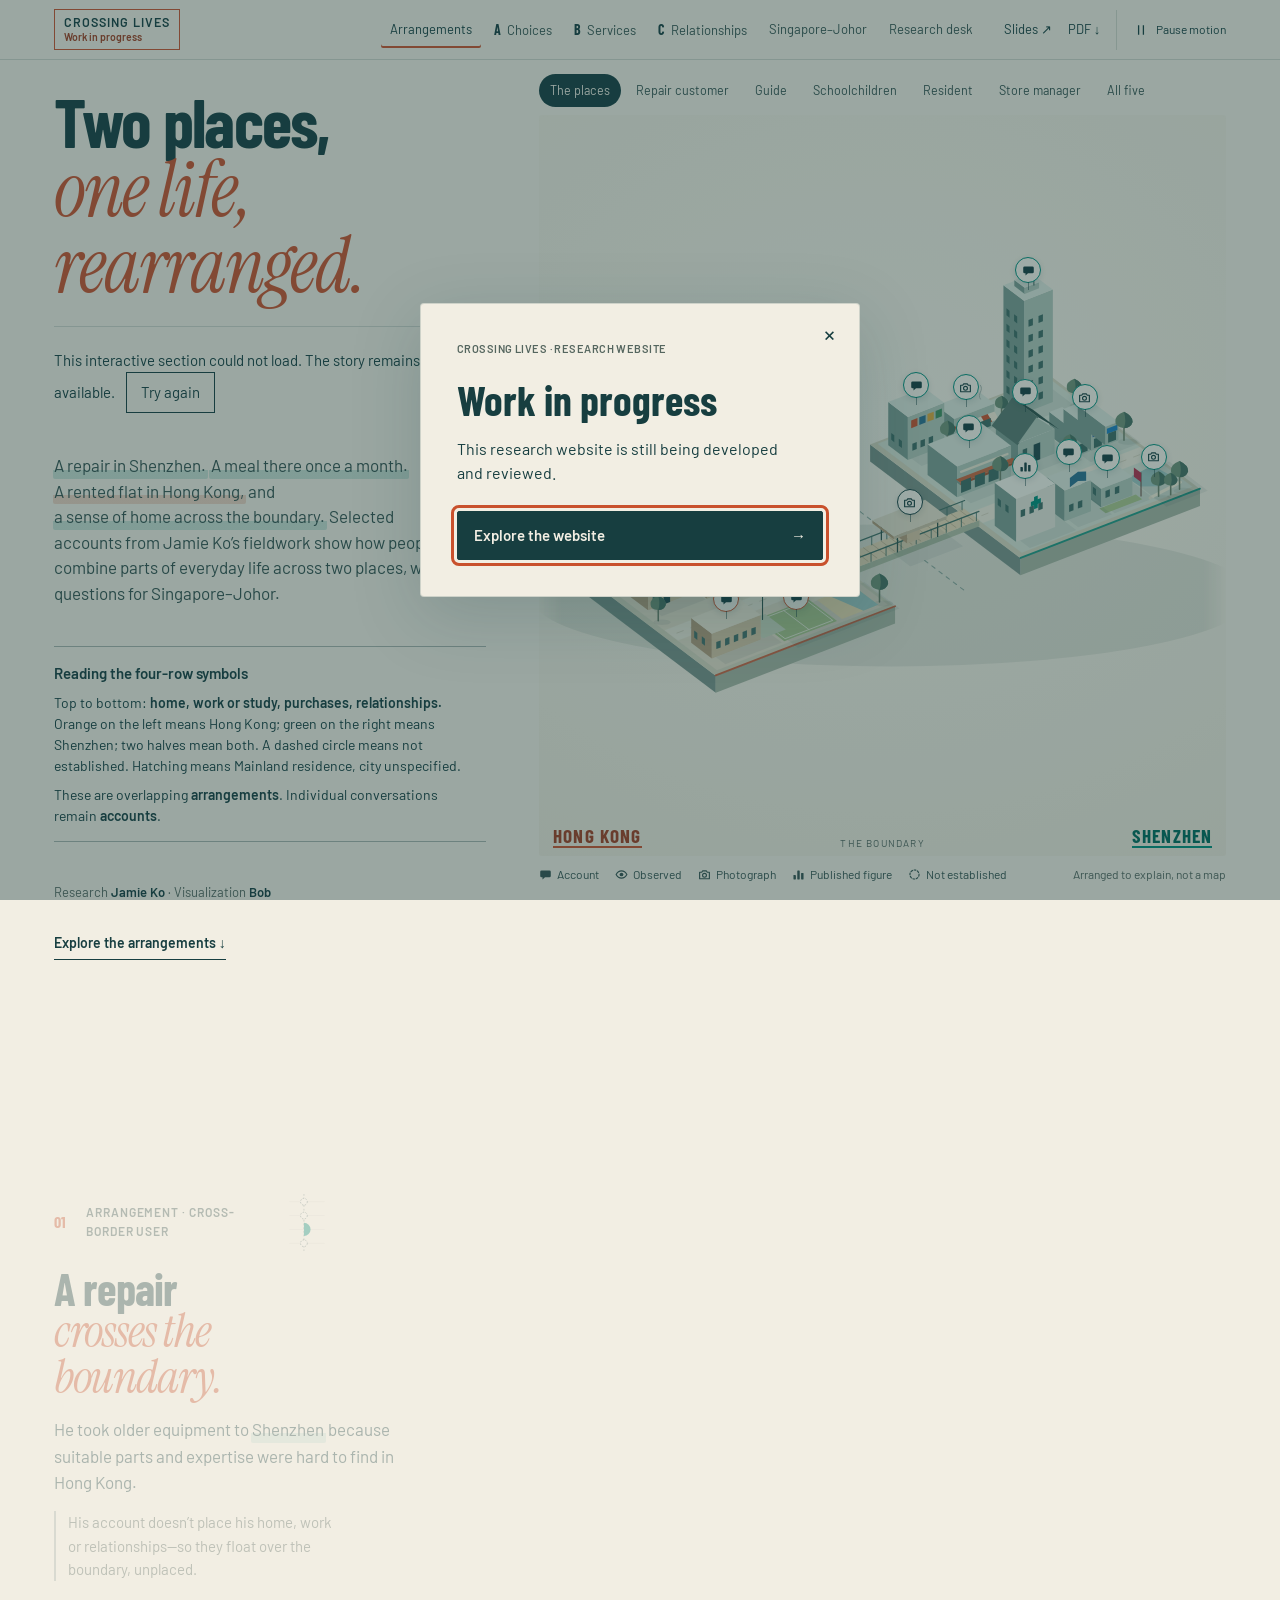
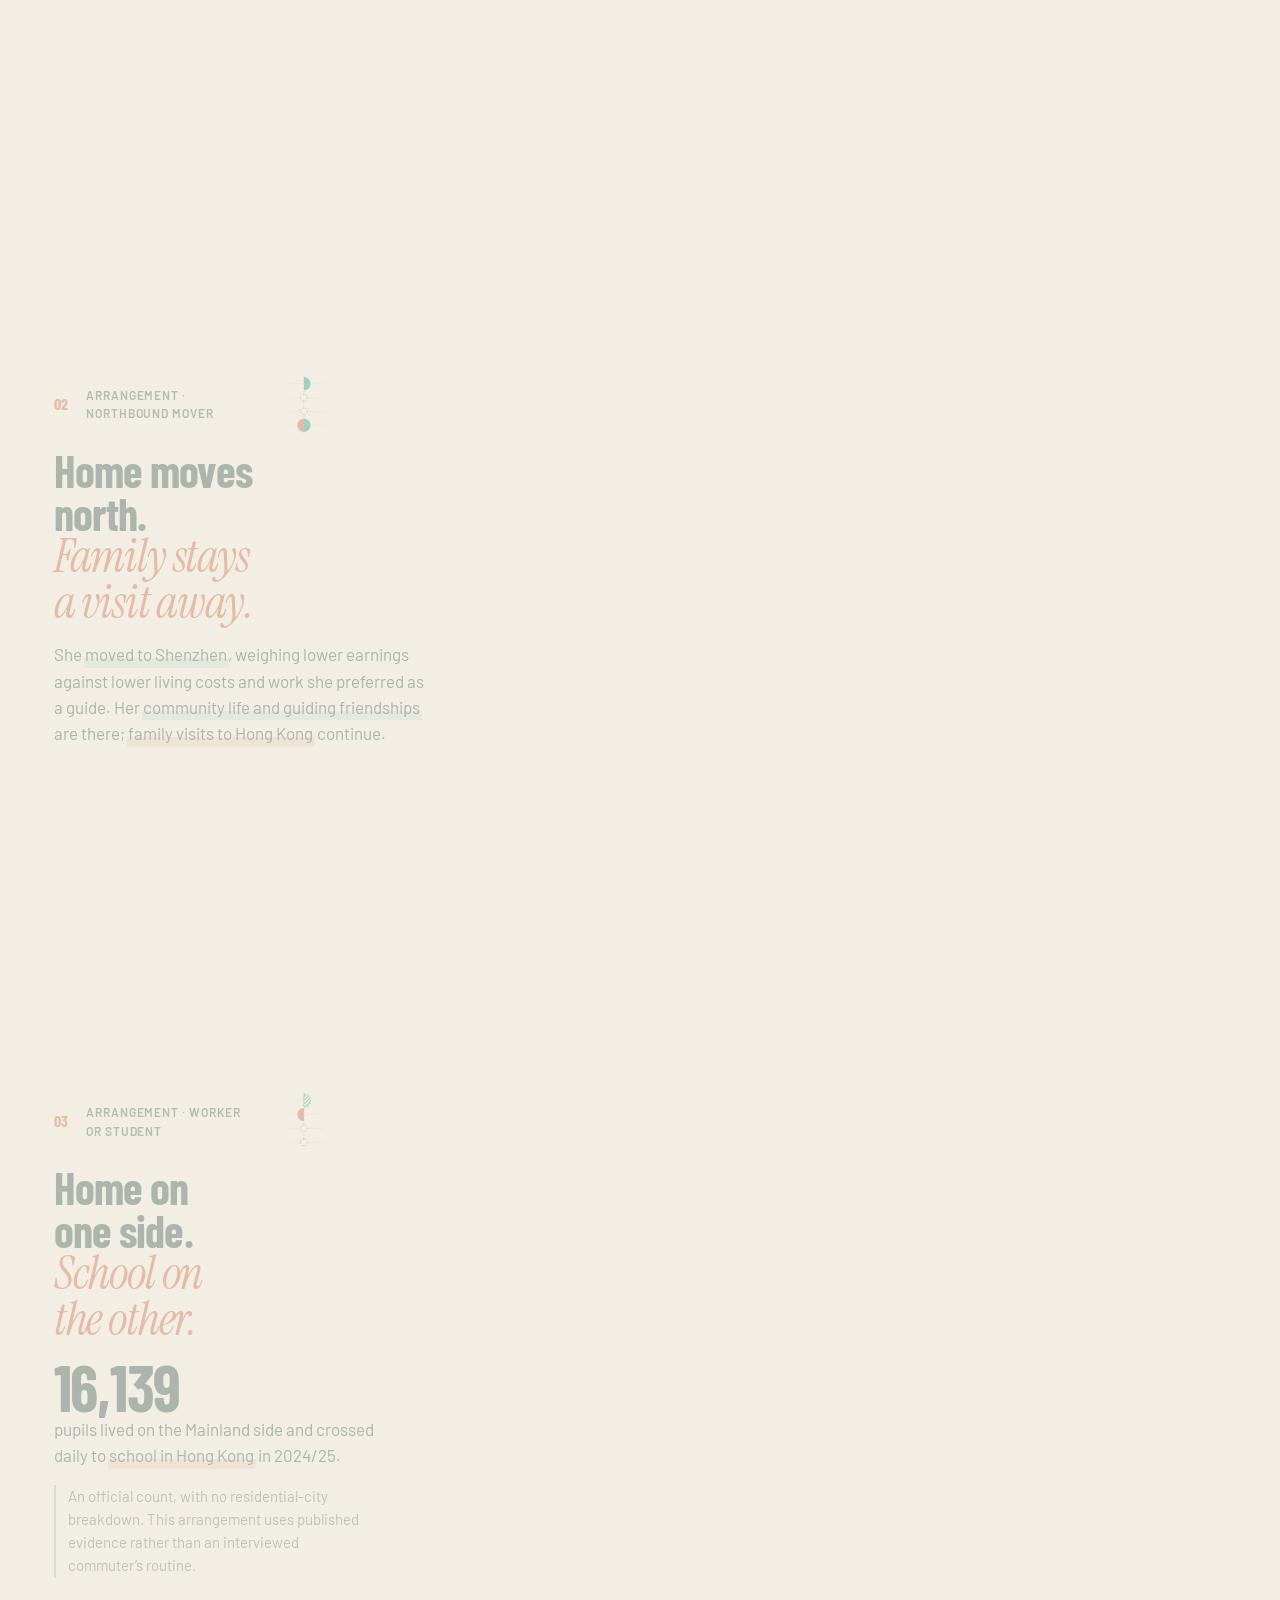
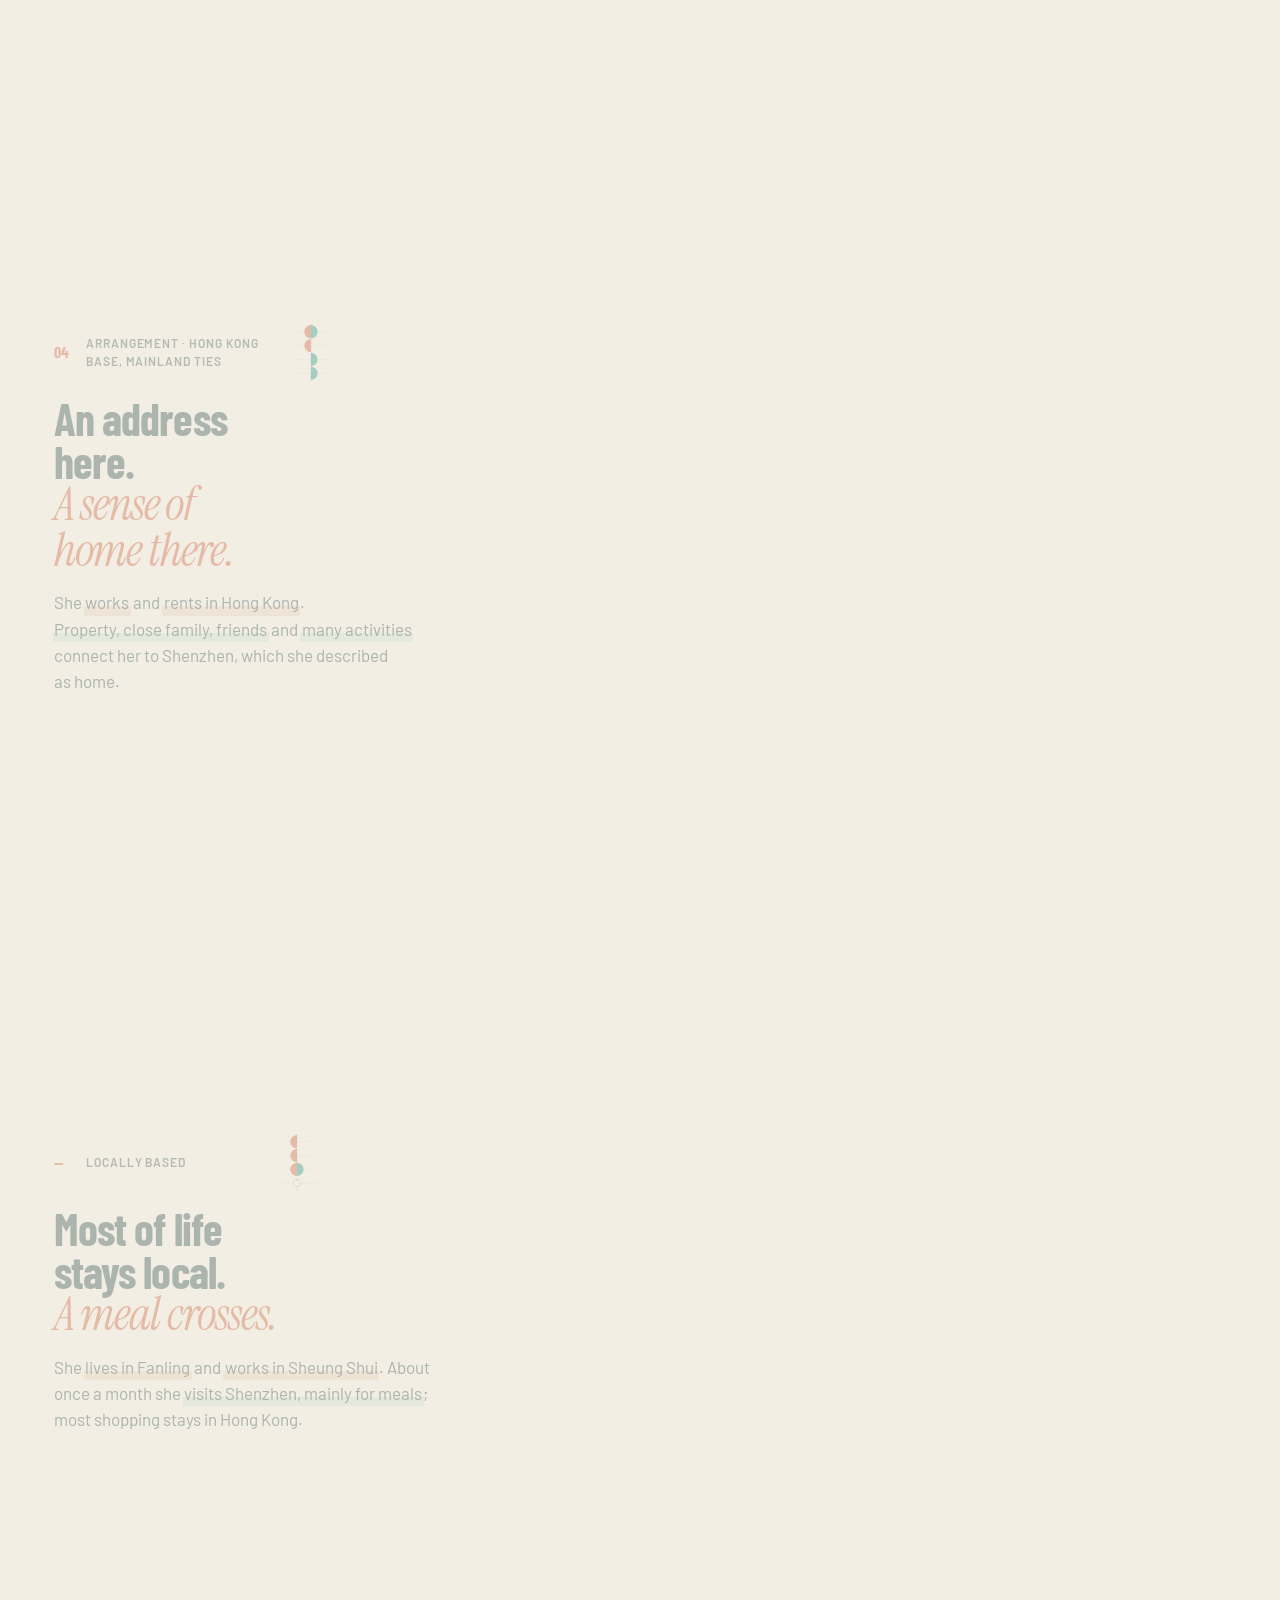
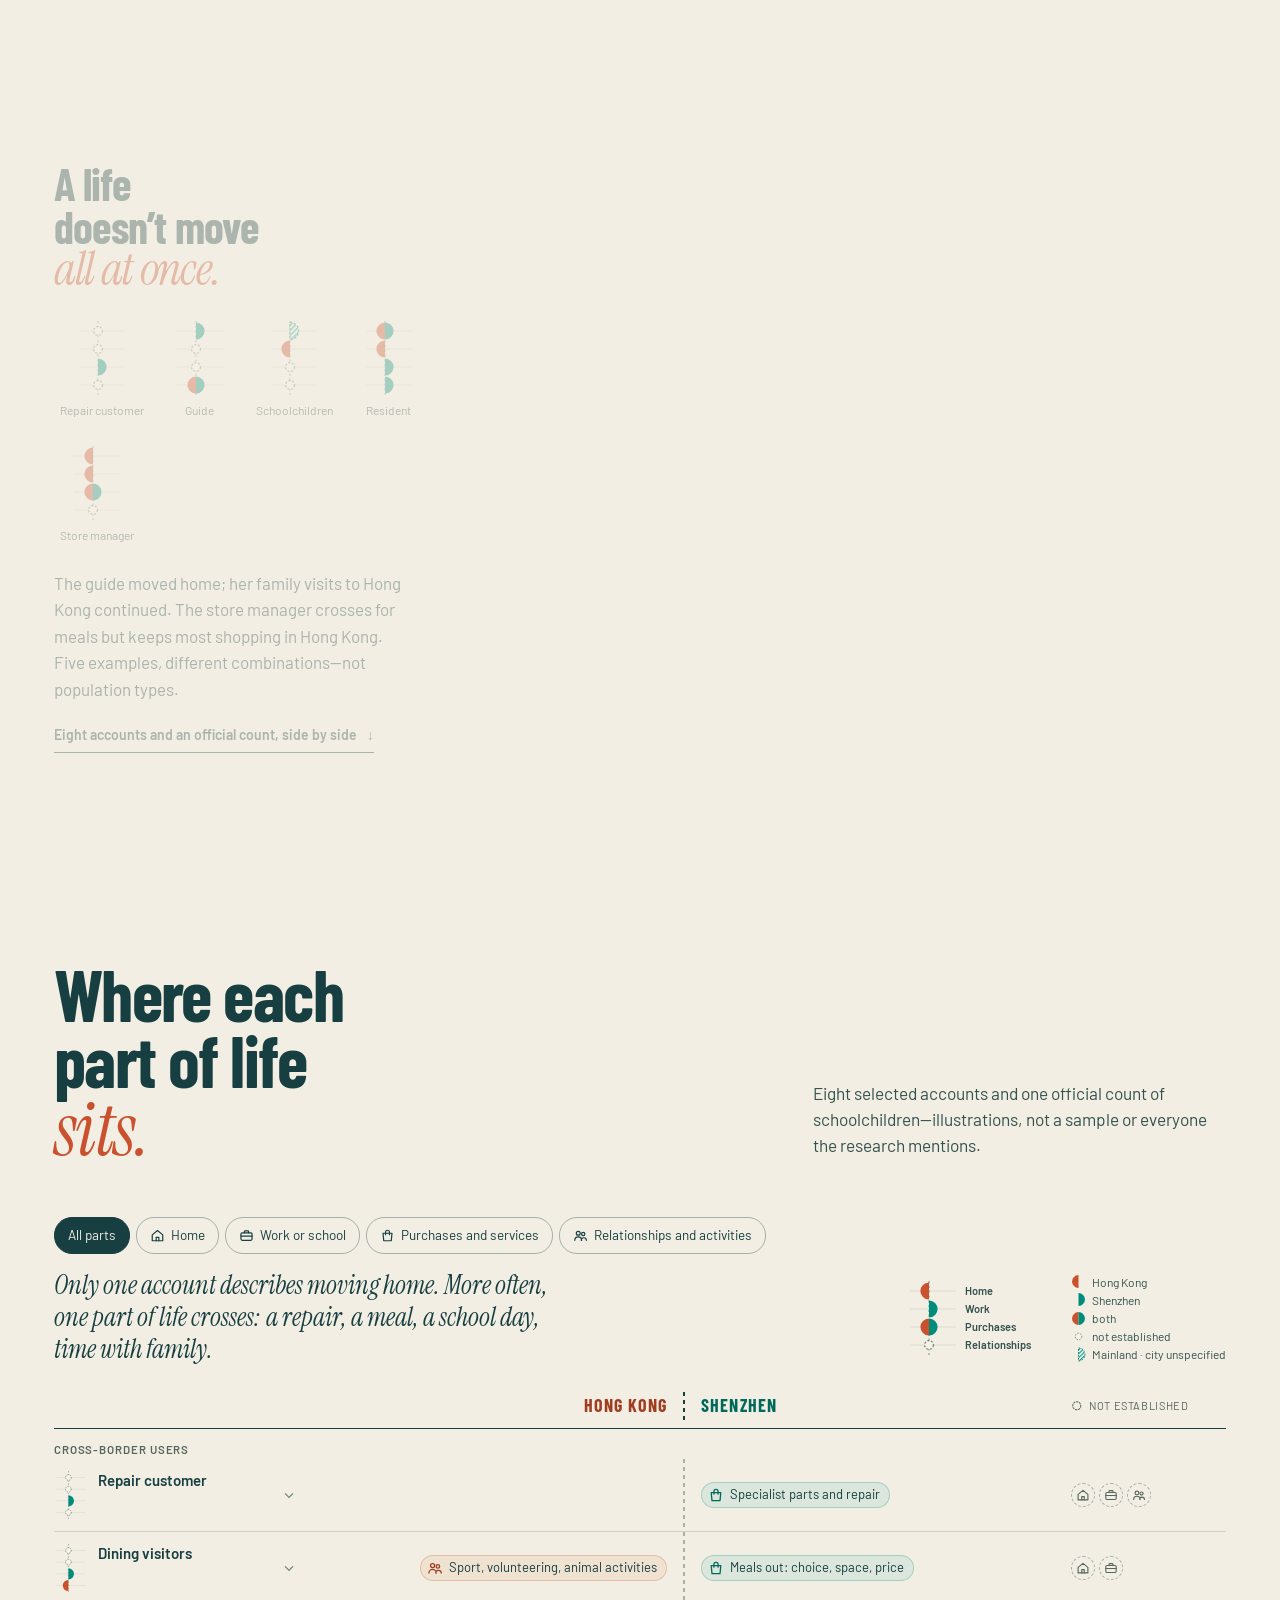
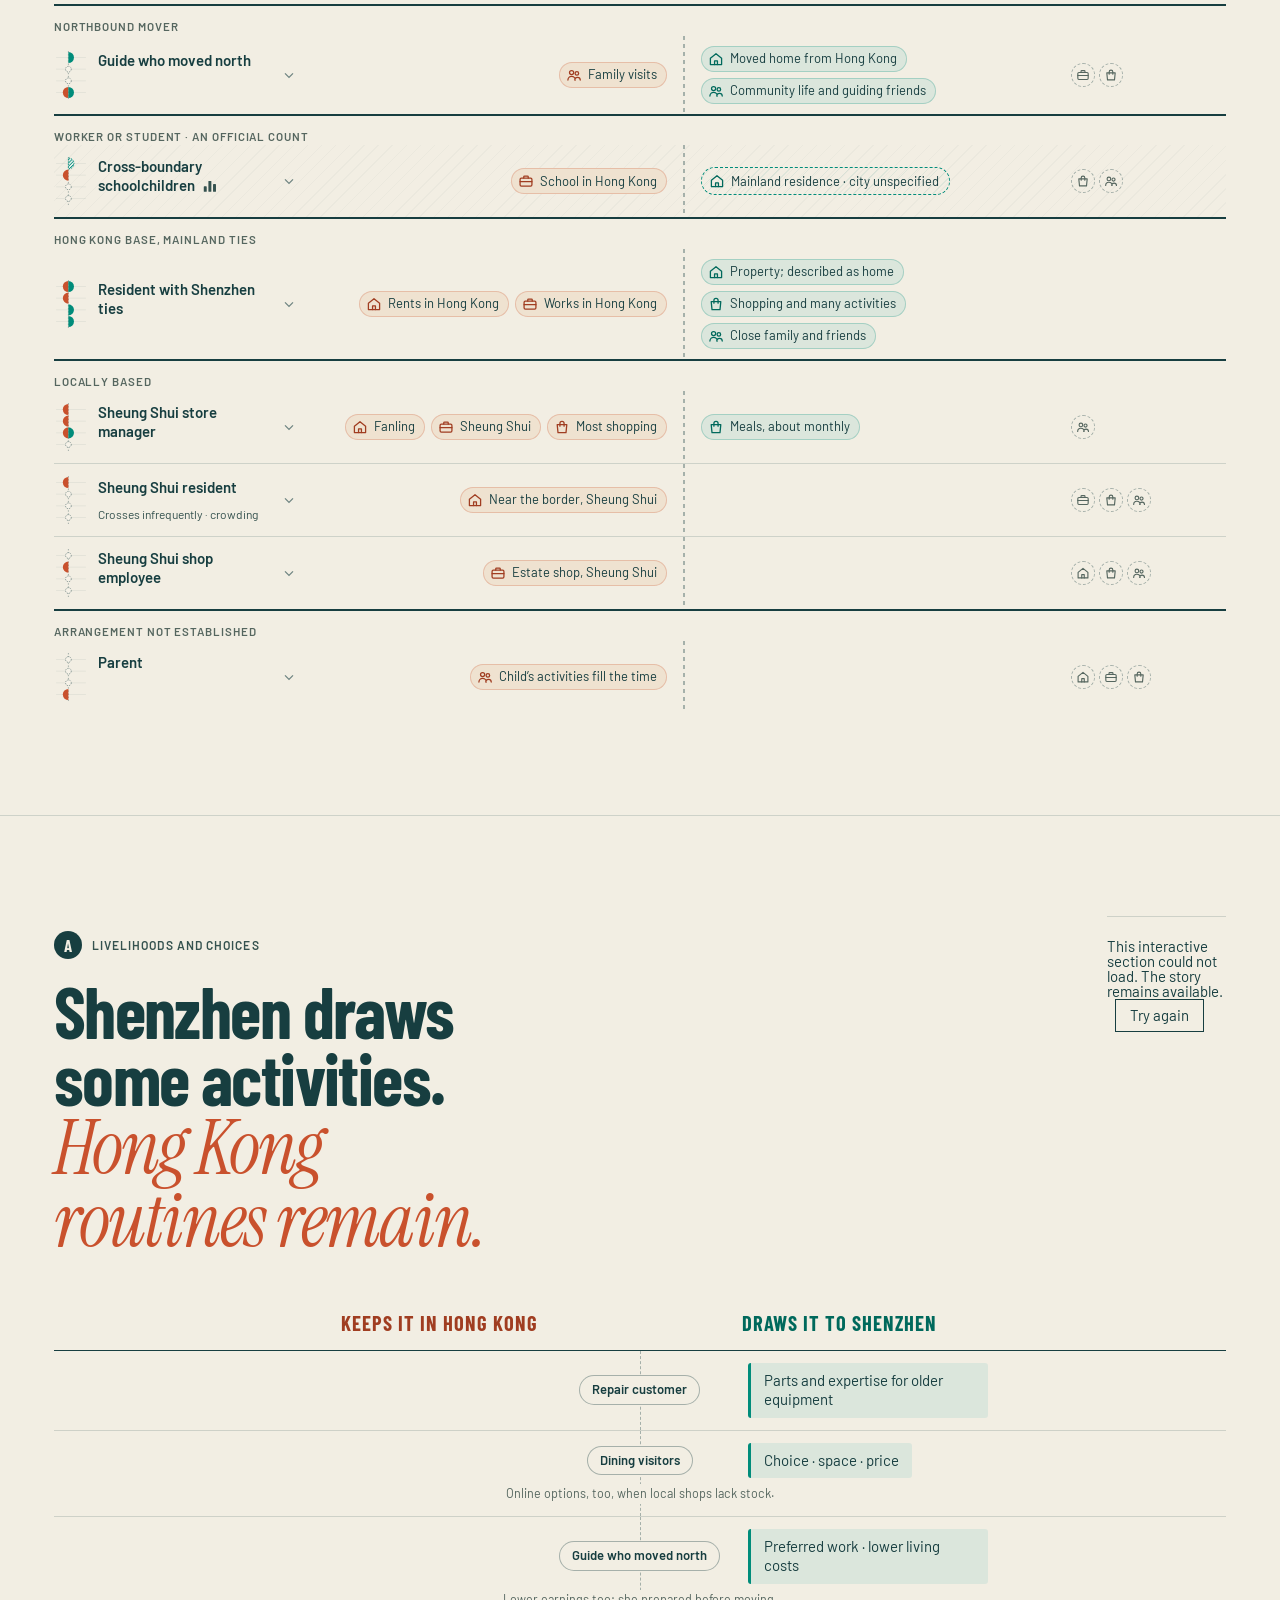
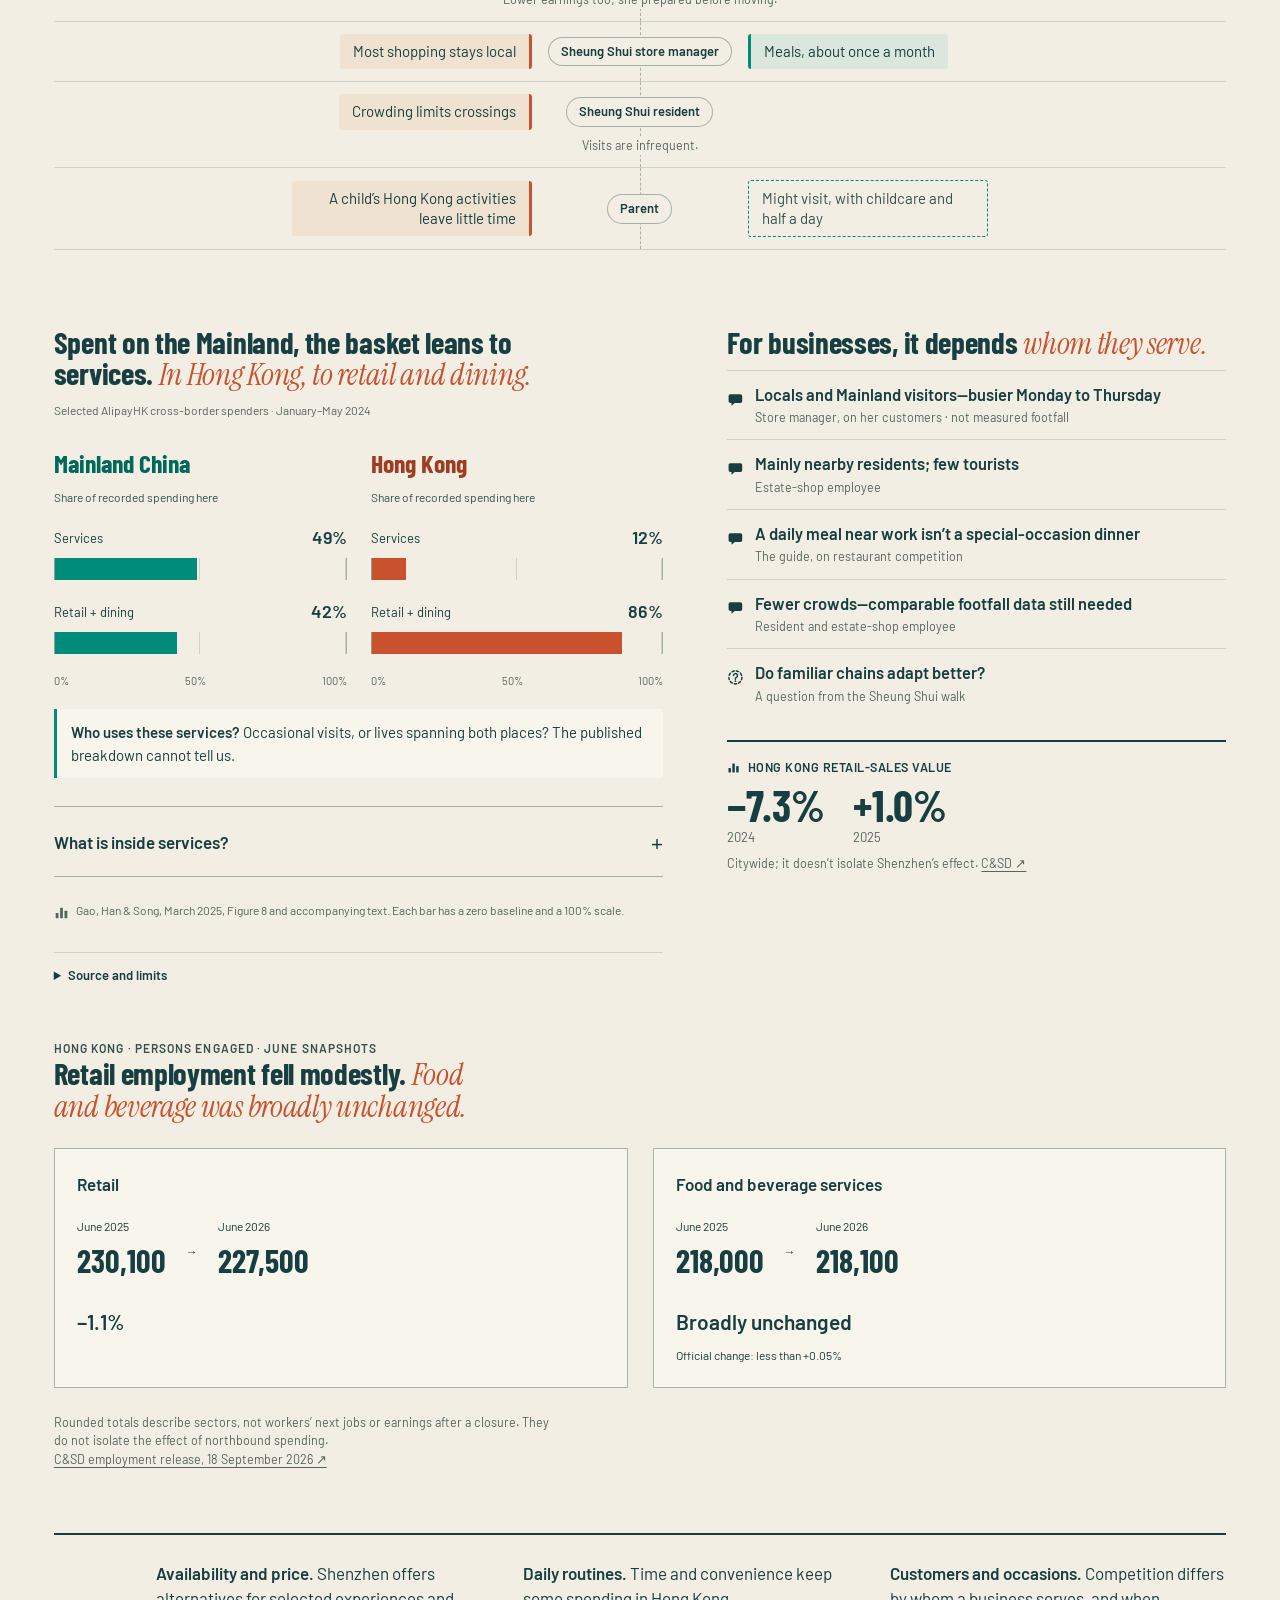
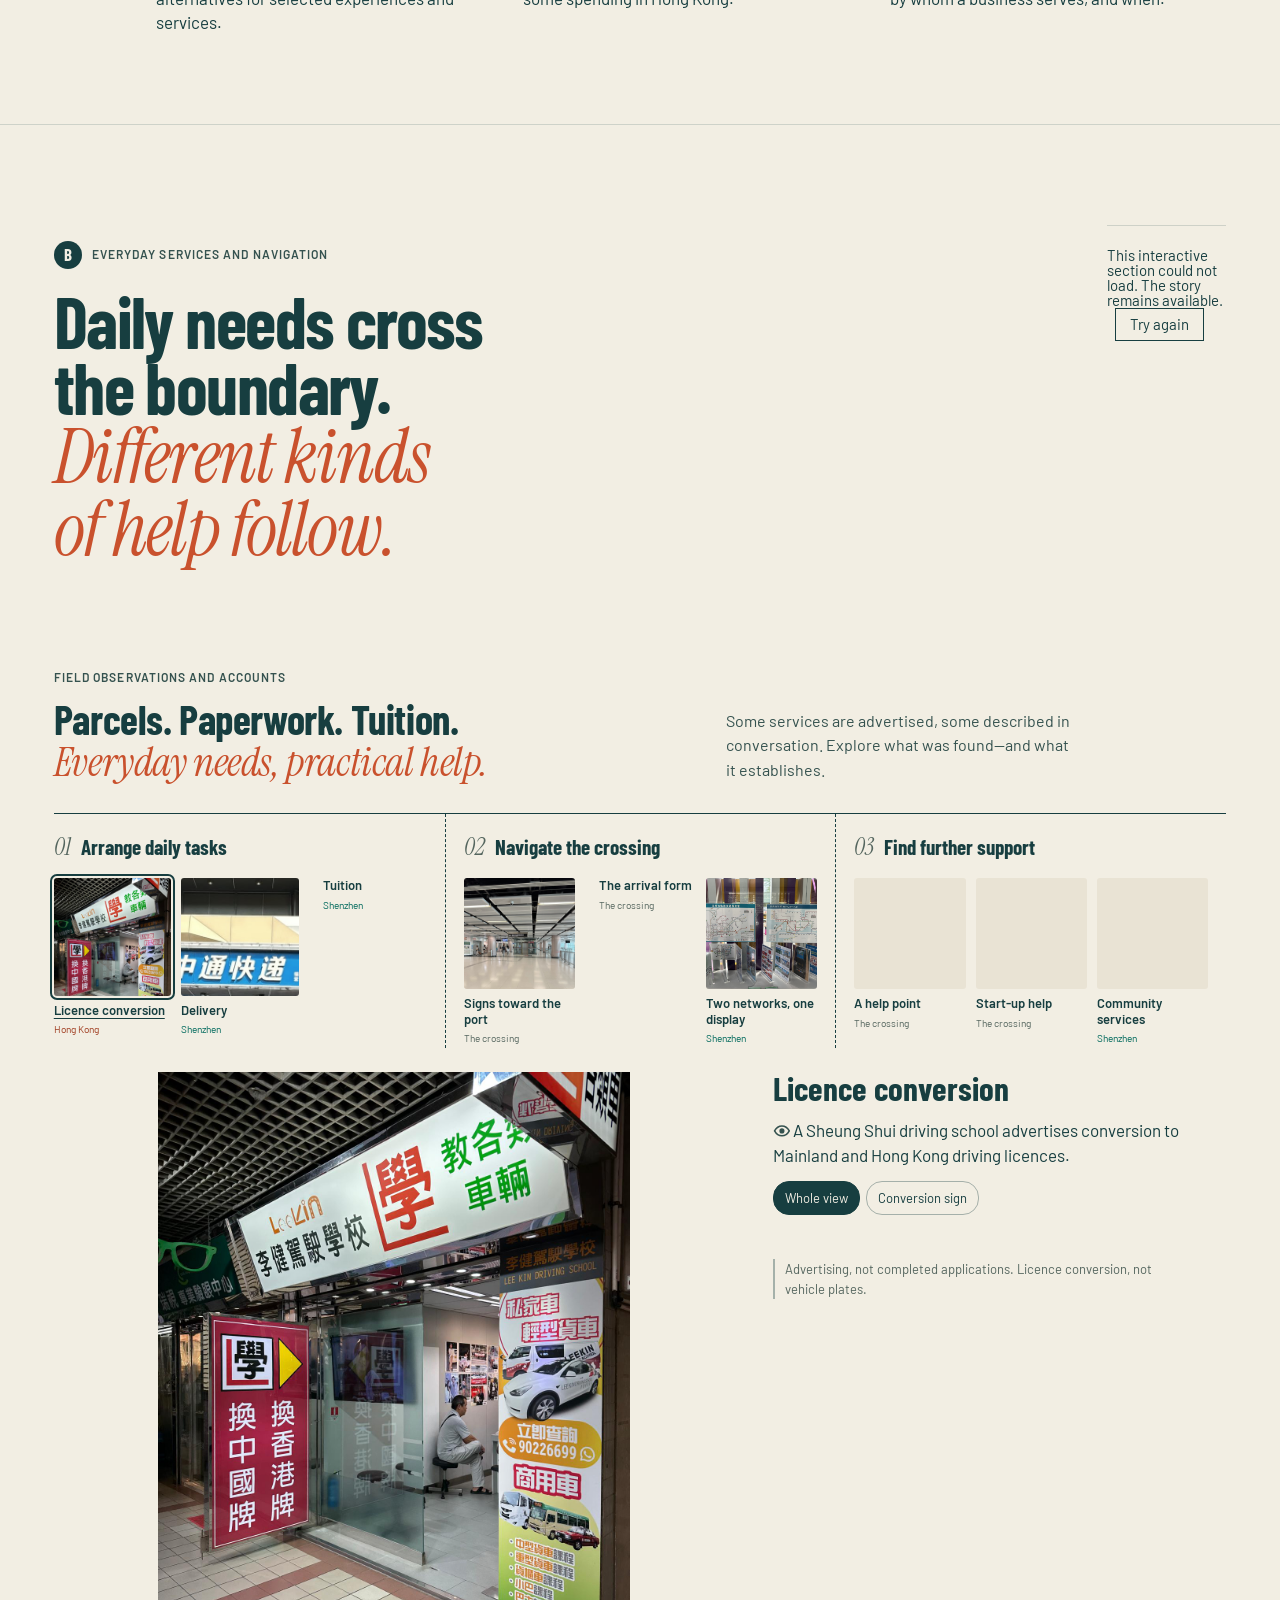
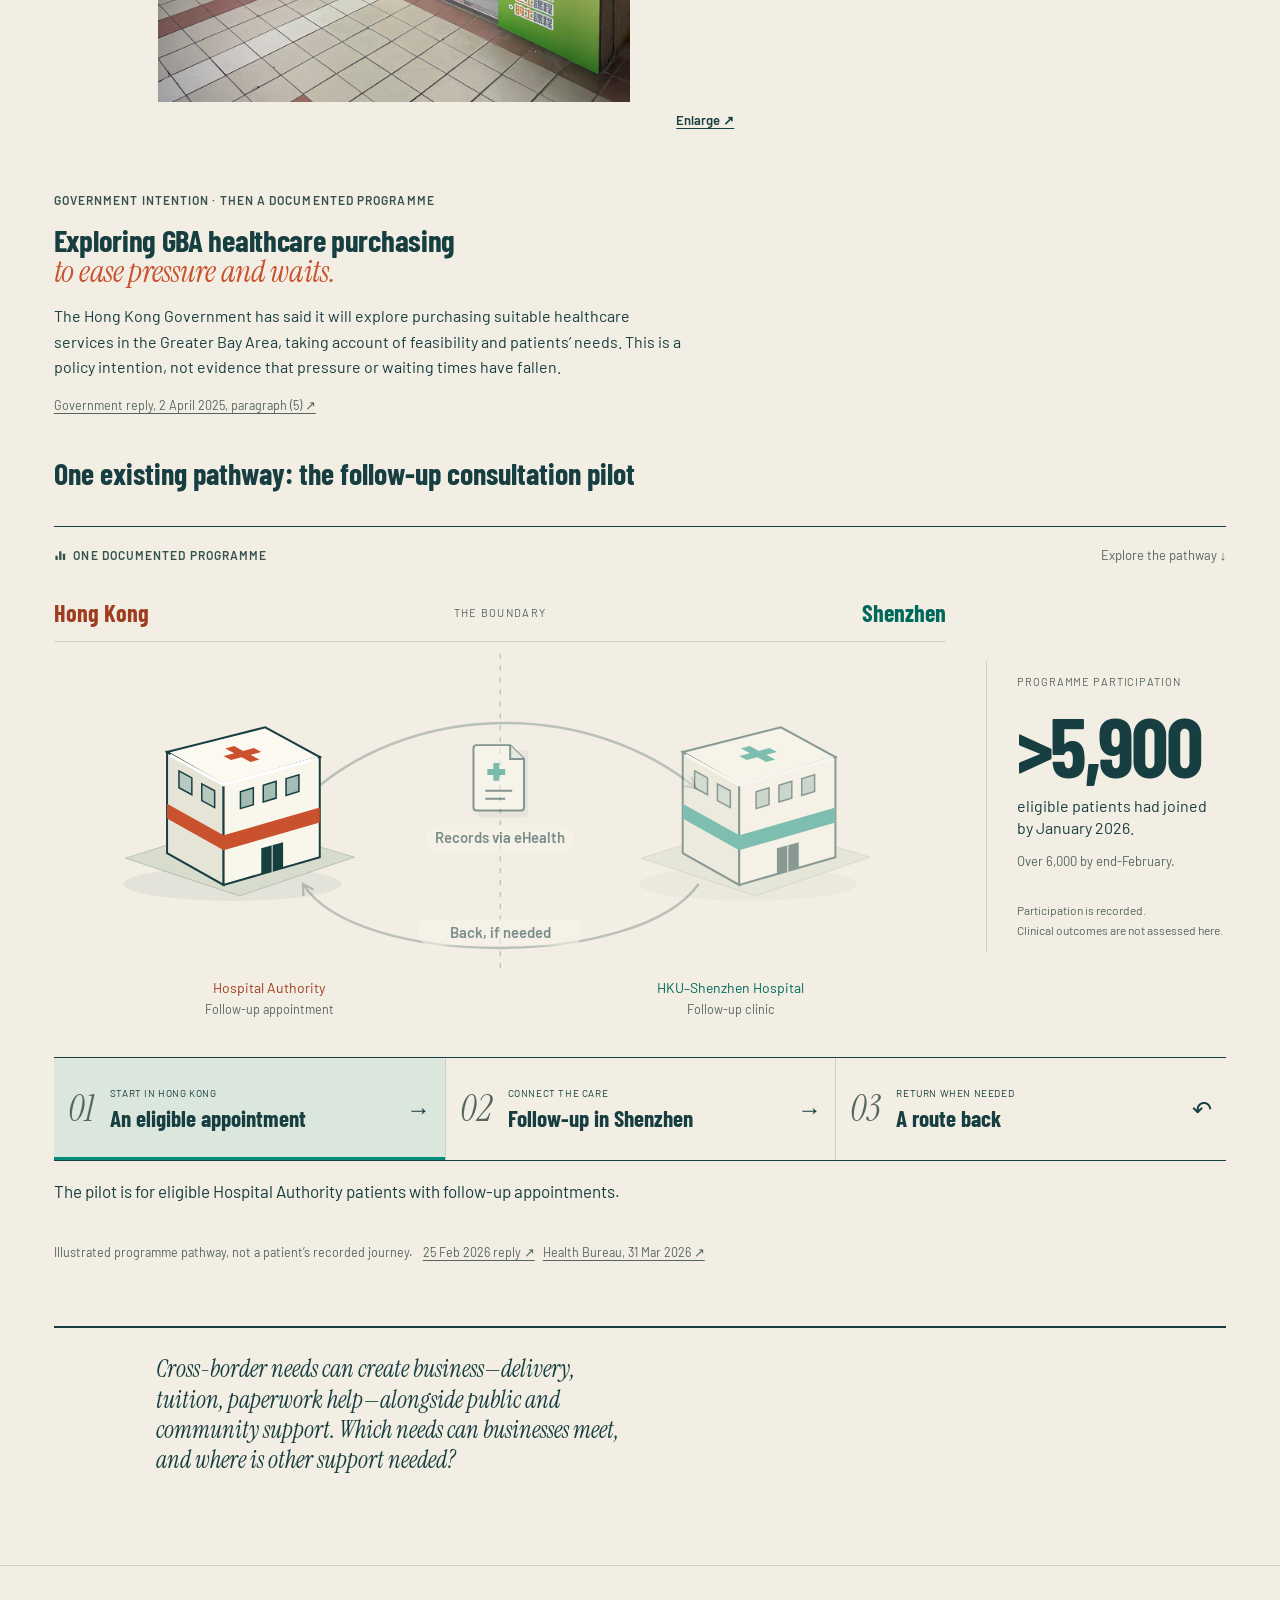
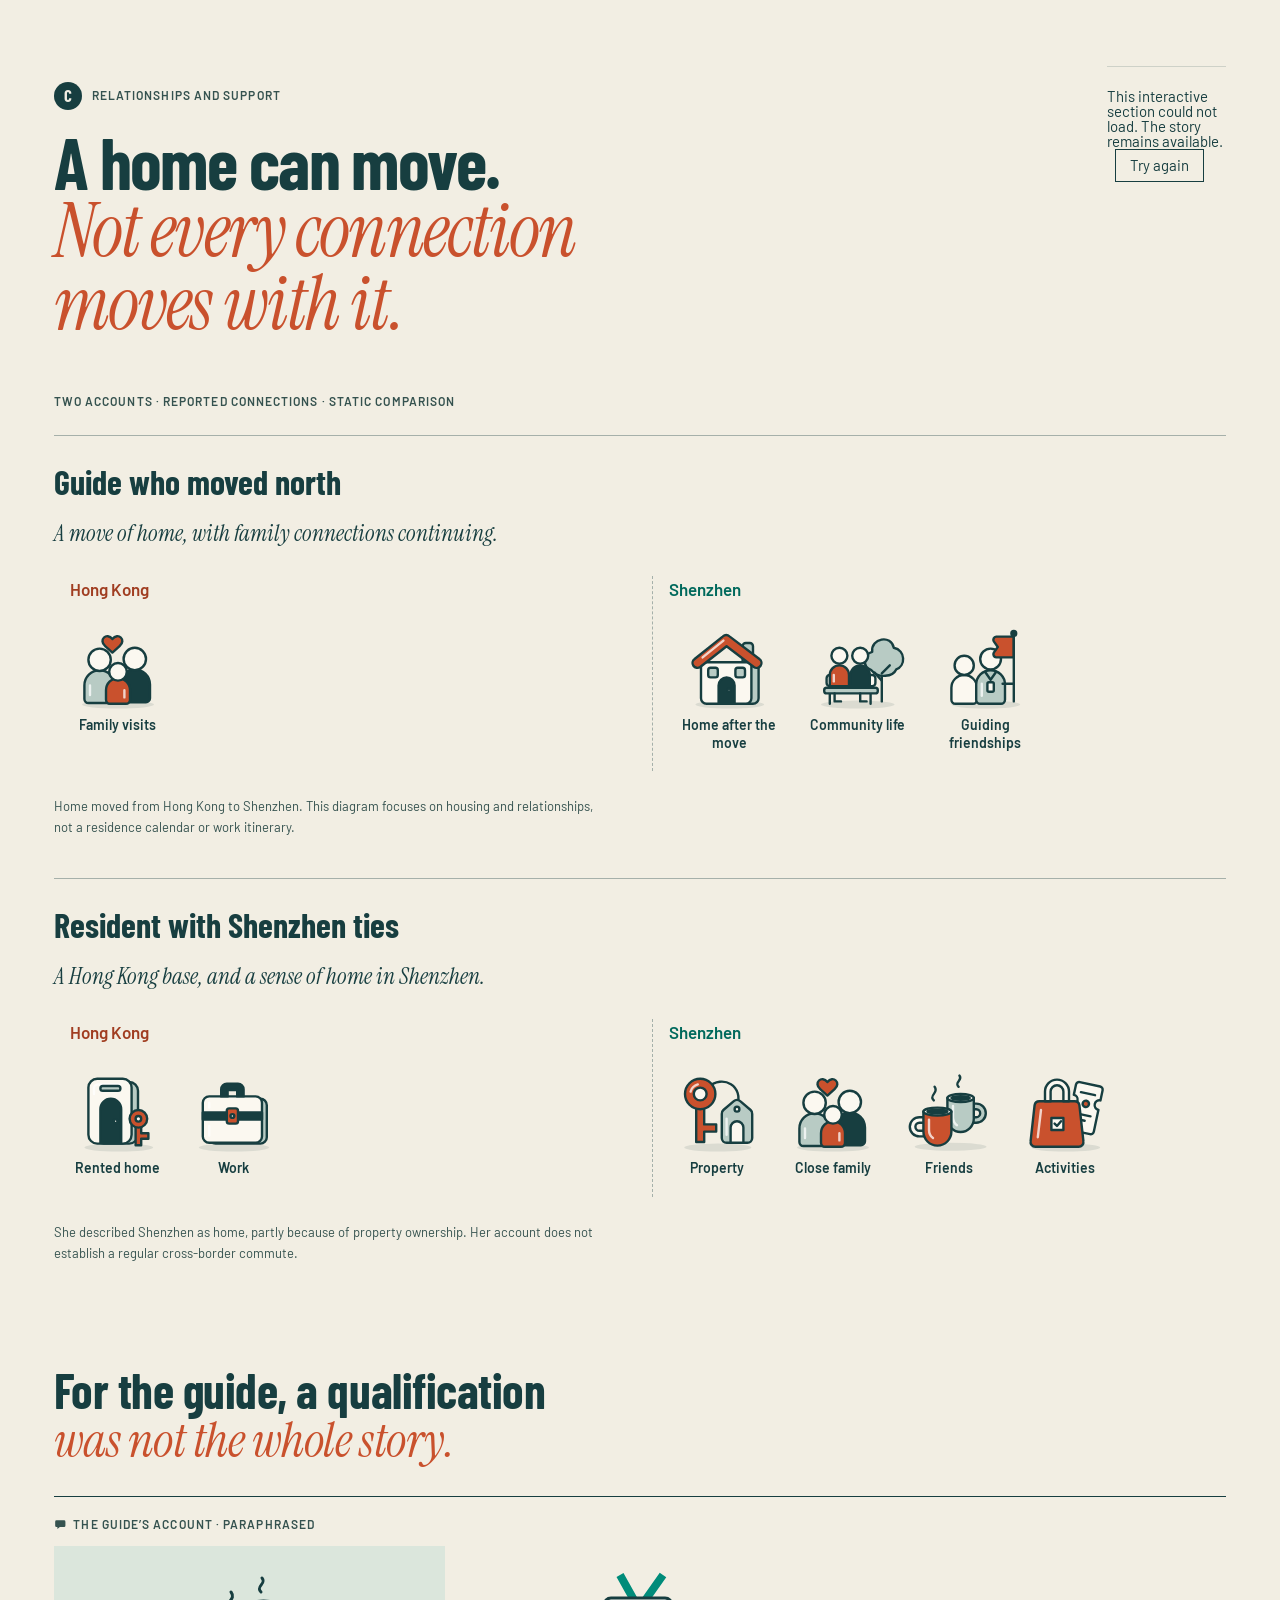
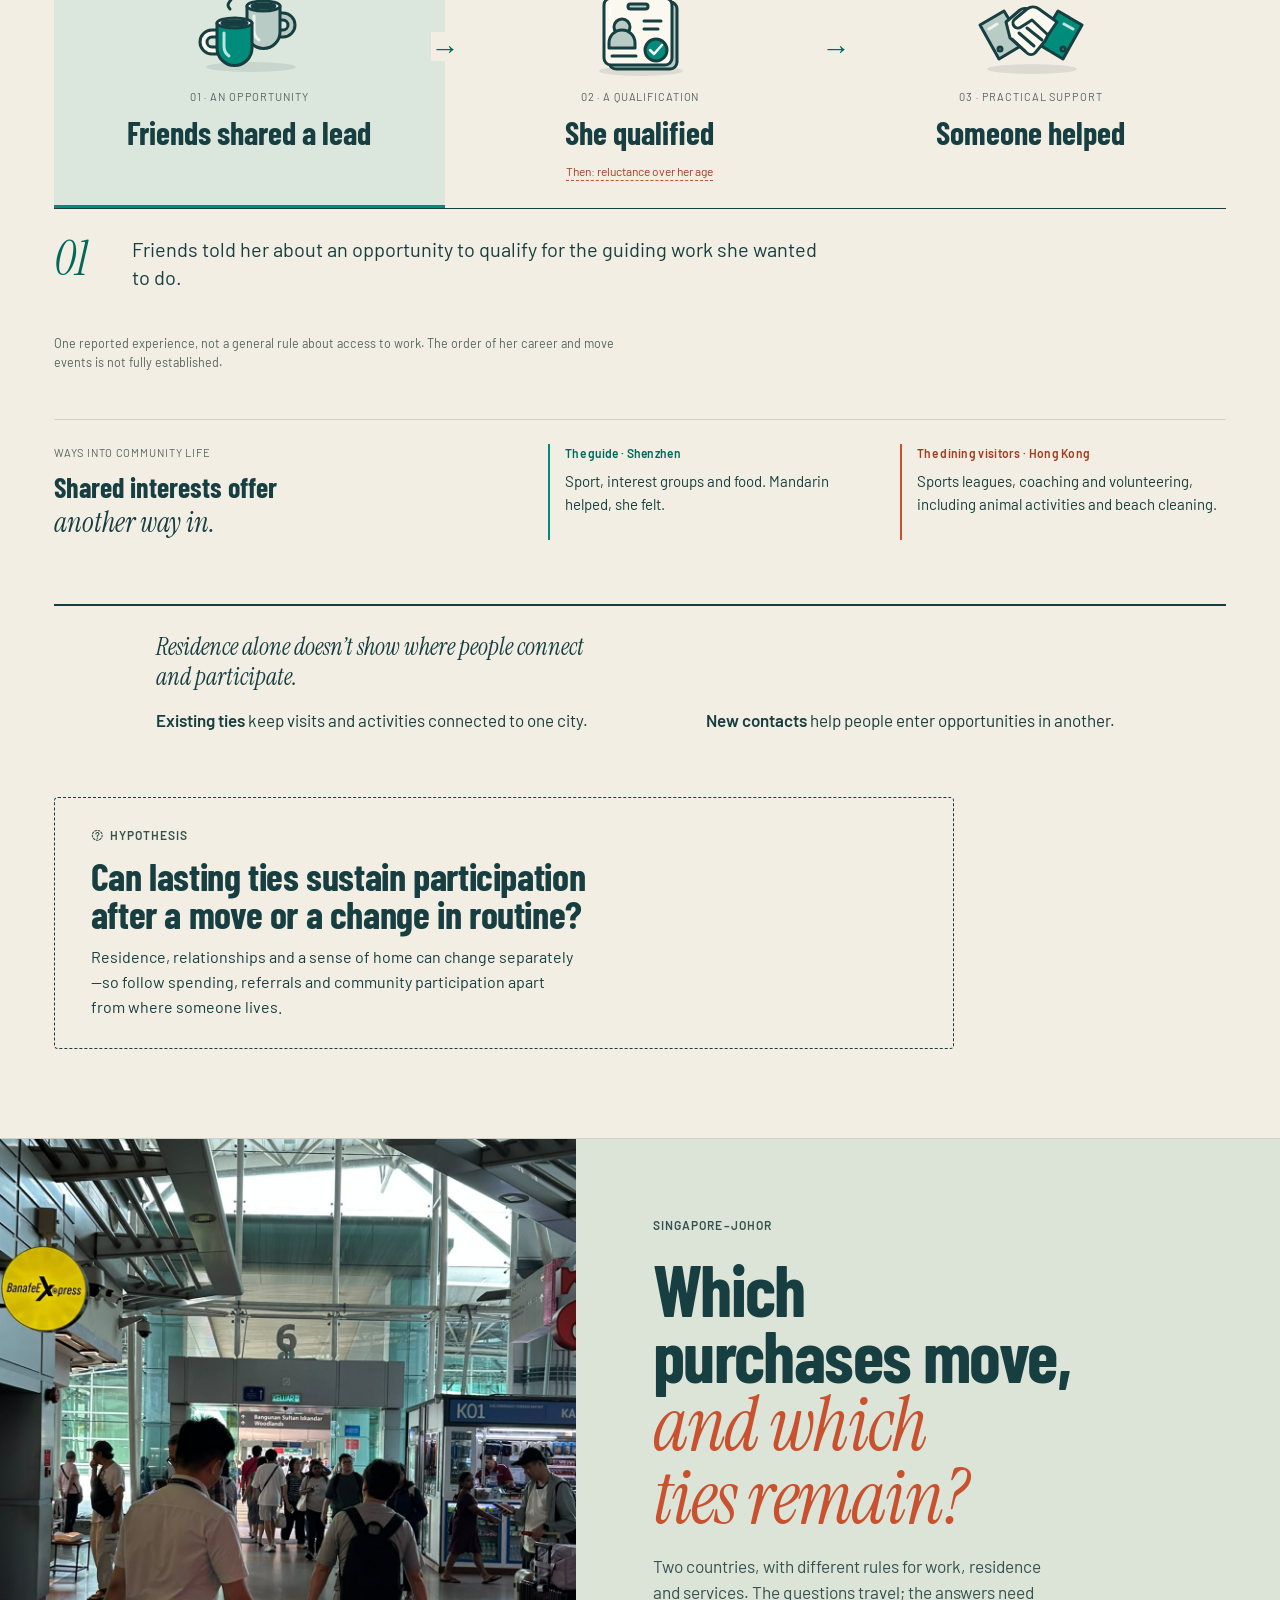
<file: index.html>
<!doctype html>
<html lang="en" data-motion="on">
<head>
<meta charset="utf-8"><meta name="viewport" content="width=device-width,initial-scale=1"><meta name="theme-color" content="#f2eee3">
<meta name="description" content="Work in progress: a visual research story about how people combine everyday life across Hong Kong and Shenzhen, with questions for Singapore–Johor. Research by Jamie Ko; visualization by Bob.">
<title>Crossing Lives — Work in progress</title>
<link rel="icon" type="image/svg+xml" href="feature/assets/favicon.svg">
<link rel="preload" href="fonts/BarlowCondensed-Bold.ttf" as="font" type="font/ttf" crossorigin>
<link rel="preload" href="fonts/InstrumentSerif-Italic.ttf" as="font" type="font/ttf" crossorigin>
<link rel="stylesheet" href="feature/edition.css?v=20261108-polish">
<link rel="stylesheet" href="feature/evidence.css?v=20261031-v3"><link rel="stylesheet" href="feature/everyday.css?v=20261031-v3"><link rel="stylesheet" href="feature/library.css?v=20261031-v3"><link rel="stylesheet" href="feature/policy-map.css?v=20261031-v3"><link rel="stylesheet" href="feature/research-overview.css?v=20261101-script"><link rel="stylesheet" href="feature/field-gallery.css?v=20261031-v3">
<link rel="stylesheet" href="feature/desk.css?v=20261105-edition">
</head>
<body>
<dialog class="status-popup" id="status-popup" aria-labelledby="status-popup-title" aria-describedby="status-popup-description">
  <form method="dialog">
    <button class="status-popup-close" type="submit" aria-label="Close work-in-progress notice">×</button>
    <p class="status-popup-kicker">Crossing Lives · Research website</p>
    <h2 id="status-popup-title">Work in progress</h2>
    <p id="status-popup-description">This research website is still being developed and reviewed.</p>
    <button class="status-popup-explore" type="submit" autofocus>Explore the website <span aria-hidden="true">→</span></button>
  </form>
</dialog>
<a class="skip-link" href="#ledger">Skip the model and read the findings</a>

<header class="masthead">
  <a class="wordmark" href="#top" aria-label="Crossing Lives home — work in progress"><span>CROSSING LIVES</span><span class="site-status">Work in progress</span></a>
  <nav class="chapter-nav" aria-label="Chapters">
    <a href="#accounts" data-chapter="accounts">Arrangements</a>
    <a href="#choices" data-chapter="choices"><b>A</b> Choices</a>
    <a href="#services" data-chapter="services"><b>B</b> Services</a>
    <a href="#ties" data-chapter="ties"><b>C</b> Relationships</a>
    <a href="#johor" data-chapter="johor">Singapore–Johor</a>
    <a href="#depth" data-chapter="depth">Research desk</a>
  </nav>
  <details class="contents-menu" id="contents-menu"><summary><span>Contents</span> <span class="current-chapter">Arrangements</span><svg viewBox="0 0 20 20" aria-hidden="true"><path d="M5 8l5 5 5-5"/></svg></summary>
    <nav class="contents-panel" aria-label="Contents">
      <div><span class="contents-label">The story</span><a href="#accounts" data-chapter="accounts">Five examples across a boundary</a><a href="#ledger" data-chapter="ledger">Selected accounts, side by side</a><a href="#choices" data-chapter="choices">A · Livelihoods and choices</a><a href="#services" data-chapter="services">B · Everyday services</a><a href="#ties" data-chapter="ties">C · Relationships and support</a><a href="#johor" data-chapter="johor">Questions for Singapore–Johor</a><a href="#conclusion" data-chapter="conclusion">What the accounts help us see</a></div>
      <div><span class="contents-label">The research desk</span><a href="#about-inquiry">How the research was done</a><a href="#research-reading">Studies and methods</a><a href="#evidence">Economic evidence</a><a href="#care-evidence">Care across the boundary</a><a href="#school-evidence">A school day across the boundary</a><a href="#street-level">Field photographs</a><a href="#policy-maps">Maps and policy documents</a><a href="#questions">Questions to investigate</a><a href="#sources">Sources and credits</a><a href="presentation.html">Presentation ↗</a><a href="presentation.pdf" download>Slide PDF ↓</a></div>
    </nav>
  </details>
  <nav class="delivery-nav" aria-label="Presentation and controls"><a class="slides-link" href="presentation.html">Slides <span aria-hidden="true">↗</span></a><a class="pdf-link" href="presentation.pdf" download>PDF <span aria-hidden="true">↓</span></a><button class="motion-control" id="motion-control" type="button" aria-pressed="false"><svg viewBox="0 0 20 20" aria-hidden="true"><path d="M7 4v12M13 4v12"/></svg><span>Pause motion</span></button></nav>
  <div class="reading-progress" aria-hidden="true"></div>
</header>

<main>
<section class="opening" id="top" aria-labelledby="hero-title" data-chapter-id="accounts" data-chapter-title="Arrangements">
 <span id="accounts" class="anchor"></span><span id="arrangements" class="anchor"></span>
 <div class="scrolly page">
  <article class="step step-intro" data-scene="overview">
    <h1 id="hero-title">Two places, <em>one life, rearranged.</em></h1>
    <div class="hero-type" id="hero-type"></div>
    <p class="deck"><button type="button" class="pw side-sz" data-place="sz-repair">A repair in Shenzhen.</button> <button type="button" class="pw side-sz" data-place="sz-dining">A meal there once a month.</button> <button type="button" class="pw side-hk" data-place="hk-rental">A rented flat in Hong Kong,</button> and <button type="button" class="pw side-sz" data-place="sz-tower">a sense of home across the boundary.</button> Selected accounts from Jamie Ko’s fieldwork show how people combine parts of everyday life across two places, with questions for Singapore–Johor.</p>
    <div class="signature-explainer"><h3>Reading the four-row symbols</h3><p>Top to bottom: <b>home, work or study, purchases, relationships.</b> Orange on the left means Hong Kong; green on the right means Shenzhen; two halves mean both. A dashed circle means not established. Hatching means Mainland residence, city unspecified.</p><p>These are overlapping <b>arrangements</b>. Individual conversations remain <b>accounts</b>.</p></div>
    <p class="byline">Research <strong>Jamie Ko</strong> · Visualization <strong>Bob</strong></p>
    <p class="mini-key key-intro" aria-label="Marker key"><span><span data-glyph="account"></span>Account</span><span><span data-glyph="observed"></span>Observed</span><span><span data-glyph="photo"></span>Photograph</span><span><span data-glyph="published"></span>Published figure</span><span><span data-glyph="unknown"></span>Not established</span><span class="mini-key-note">Arranged to explain, not a map</span></p>
    <p class="cue"><a href="#step-repair">Explore the arrangements <span aria-hidden="true">↓</span></a></p>
  </article>

  <div class="scrolly-graphic">
    <div class="tour-switch" role="group" aria-label="Jump to an account">
      <button type="button" data-go="overview" aria-pressed="true">The places</button>
      <button type="button" data-go="repair" aria-pressed="false">Repair customer</button>
      <button type="button" data-go="guide" aria-pressed="false">Guide</button>
      <button type="button" data-go="pupils" aria-pressed="false">Schoolchildren</button>
      <button type="button" data-go="resident" aria-pressed="false">Resident</button>
      <button type="button" data-go="manager" aria-pressed="false">Store manager</button>
      <button type="button" data-go="together" aria-pressed="false">All five</button>
    </div>
    <div id="miniature"><p class="loading-note">A miniature of the fieldwork: Hong Kong and Shenzhen, joined by one crossing. Each building stands for a place in the research—shops in Sheung Shui, homes in Fanling, repair specialists, restaurants, a follow-up clinic and a street of services in Shenzhen.</p></div>
    <p class="mini-key" aria-hidden="true"><span><span data-glyph="account"></span>Account</span><span><span data-glyph="observed"></span>Observed</span><span><span data-glyph="photo"></span>Photograph</span><span><span data-glyph="published"></span>Published figure</span><span><span data-glyph="unknown"></span>Not established</span><span class="mini-key-note">Arranged to explain, not a map</span></p>
  </div>

  <article class="step" data-scene="repair" id="step-repair">
    <p class="step-tag"><span>01</span>Arrangement · cross-border user<span class="step-sig" data-signature="repair" data-size="40"></span></p>
    <h2>A repair <em>crosses the boundary.</em></h2>
    <p>He took older equipment to <button type="button" class="pw side-sz" data-place="sz-repair">Shenzhen</button> because suitable parts and expertise were hard to find in Hong Kong.</p>
    <p class="step-aside">His account doesn’t place his home, work or relationships—so they float over the boundary, unplaced.</p>
  </article>
  <article class="step" data-scene="guide" id="step-guide">
    <p class="step-tag"><span>02</span>Arrangement · northbound mover<span class="step-sig" data-signature="guide" data-size="40"></span></p>
    <h2>Home moves north. <em>Family stays a visit away.</em></h2>
    <p>She <button type="button" class="pw side-sz" data-place="sz-home">moved to Shenzhen</button>, weighing lower earnings against lower living costs and work she preferred as a guide. Her <button type="button" class="pw side-sz" data-place="sz-community">community life and guiding friendships</button> are there; <button type="button" class="pw side-hk" data-place="hk-family">family visits to Hong Kong</button> continue.</p>
  </article>
  <article class="step" data-scene="pupils" id="step-pupils">
    <p class="step-tag"><span>03</span>Arrangement · worker or student<span class="step-sig" data-signature="pupils" data-size="40"></span></p>
    <h2>Home on one side. <em>School on the other.</em></h2>
    <p class="step-figure"><strong>16,139</strong> pupils lived on the Mainland side and crossed daily to <button type="button" class="pw side-hk" data-place="hk-school">school in Hong Kong</button> in 2024/25.</p>
    <p class="step-aside">An official count, with no residential-city breakdown. This arrangement uses published evidence rather than an interviewed commuter’s routine.</p>
  </article>
  <article class="step" data-scene="resident" id="step-resident">
    <p class="step-tag"><span>04</span>Arrangement · Hong Kong base, Mainland ties<span class="step-sig" data-signature="resident" data-size="40"></span></p>
    <h2>An address here. <em>A sense of home there.</em></h2>
    <p>She <button type="button" class="pw side-hk" data-place="hk-work">works</button> and <button type="button" class="pw side-hk" data-place="hk-rental">rents in Hong Kong</button>. <button type="button" class="pw side-sz" data-place="sz-tower">Property, close family, friends</button> and <button type="button" class="pw side-sz" data-place="sz-leisure">many activities</button> connect her to Shenzhen, which she described as home.</p>
  </article>
  <article class="step" data-scene="manager" id="step-manager">
    <p class="step-tag"><span>—</span>Locally based<span class="step-sig" data-signature="manager" data-size="40"></span></p>
    <h2>Most of life stays local. <em>A meal crosses.</em></h2>
    <p>She <button type="button" class="pw side-hk" data-place="hk-fanling">lives in Fanling</button> and <button type="button" class="pw side-hk" data-place="hk-shops">works in Sheung Shui</button>. About once a month she <button type="button" class="pw side-sz" data-place="sz-dining">visits Shenzhen, mainly for meals</button>; most shopping stays in Hong Kong.</p>
  </article>
  <article class="step step-together" data-scene="together" id="step-together">
    <h2>A life doesn’t move <em>all at once.</em></h2>
    <ul class="sig-row">
      <li><a href="#step-repair"><span data-signature="repair" data-size="52"></span><small>Repair customer</small></a></li>
      <li><a href="#step-guide"><span data-signature="guide" data-size="52"></span><small>Guide</small></a></li>
      <li><a href="#step-pupils"><span data-signature="pupils" data-size="52"></span><small>Schoolchildren</small></a></li>
      <li><a href="#step-resident"><span data-signature="resident" data-size="52"></span><small>Resident</small></a></li>
      <li><a href="#step-manager"><span data-signature="manager" data-size="52"></span><small>Store manager</small></a></li>
    </ul>
    <p>The guide moved home; her family visits to Hong Kong continued. The store manager crosses for meals but keeps most shopping in Hong Kong. Five examples, different combinations—not population types.</p>
    <p><a class="text-link" href="#ledger">Eight accounts and an official count, side by side <span aria-hidden="true">↓</span></a></p>
  </article>
 </div>
</section>

<section class="ledger-section page" id="ledger" aria-labelledby="ledger-title" data-chapter-id="accounts" data-chapter-title="Selected accounts">
  <span id="story" class="anchor"></span>
  <header class="section-head">
    <h2 id="ledger-title">Where each part of life <em>sits.</em></h2>
    <p class="deck">Eight selected accounts and one official count of schoolchildren—illustrations, not a sample or everyone the research mentions.</p>
  </header>
  <div id="life-ledger"><ul class="static-list"><li>Repair customer: specialist parts and repair in Shenzhen; home, work and ties not established.</li><li>Dining visitors: meals in Shenzhen for choice, space and price; activities in Hong Kong.</li><li>Guide who moved north: home moved to Shenzhen; family visits in Hong Kong.</li><li>Cross-boundary schoolchildren: 16,139 pupils with Mainland residence attend school in Hong Kong (official data).</li><li>Resident with Shenzhen ties: rents and works in Hong Kong; property, family, friends and activities in Shenzhen.</li><li>Sheung Shui store manager: home in Fanling, work in Sheung Shui, most shopping in Hong Kong; meals in Shenzhen about monthly.</li><li>Sheung Shui resident: lives near the border; crowding limits crossings.</li><li>Sheung Shui shop employee: works at an estate shop.</li><li>Parent: a child’s Hong Kong activities leave little time.</li></ul></div>
</section>

<section class="lens page" id="choices" aria-labelledby="choices-title" data-chapter-id="choices" data-chapter-title="A · Choices">
  <span id="selective" class="anchor"></span>
  <header class="section-head lens-head">
    <span class="lens-mark" data-lens="A" aria-hidden="true"></span><p class="lens-tag"><b>A</b>Livelihoods and choices</p>
    <h2 id="choices-title">Shenzhen draws some activities. <em>Hong Kong routines remain.</em></h2>
  </header>
  <div id="reasons"><p class="loading-note">Reasons to choose Shenzhen: parts and expertise; choice, space and price; preferred work and lower living costs; meals. Reasons some activities stay local: most shopping; crowding; a child’s activities leave little time.</p></div>

  <div class="lens-pair">
    <div class="lens-col">
      <h3 class="sub-head">Spent on the Mainland, the basket leans to services. <em>In Hong Kong, to retail and dining.</em></h3>
      <div id="basket"><p class="loading-note">Selected AlipayHK cross-border spenders, January–May 2024: services are 49% of recorded Mainland spending and 12% in Hong Kong; retail and dining together are 42% and 86%. Life services are approximately 80% of Mainland services spending. Mainland China is not Shenzhen alone.</p></div>
    </div>
    <div class="lens-col">
      <h3 class="sub-head">For businesses, it depends <em>whom they serve.</em></h3>
      <ul class="voices">
        <li><span data-glyph="account"></span><div><p>Locals and Mainland visitors—busier Monday to Thursday</p><small>Store manager, on her customers · not measured footfall</small></div></li>
        <li><span data-glyph="account"></span><div><p>Mainly nearby residents; few tourists</p><small>Estate-shop employee</small></div></li>
        <li><span data-glyph="account"></span><div><p>A daily meal near work isn’t a special-occasion dinner</p><small>The guide, on restaurant competition</small></div></li>
        <li><span data-glyph="account"></span><div><p>Fewer crowds—comparable footfall data still needed</p><small>Resident and estate-shop employee</small></div></li>
        <li><span data-glyph="question"></span><div><p>Do familiar chains adapt better?</p><small>A question from the Sheung Shui walk</small></div></li>
      </ul>
      <div class="stat-pair" aria-label="Annual change in Hong Kong retail-sales value">
        <p class="stat-label"><span data-glyph="published"></span>Hong Kong retail-sales value</p>
        <div><strong>−7.3%</strong><span>2024</span></div><div><strong>+1.0%</strong><span>2025</span></div>
        <p class="stat-limit">Citywide; it doesn’t isolate Shenzhen’s effect. <a href="https://www.censtatd.gov.hk/en/web_table.html?id=620-67001" target="_blank" rel="noopener">C&amp;SD ↗</a></p>
      </div>
    </div>
  </div>

  <section class="jobs-context" aria-labelledby="jobs-title"><p class="eyebrow">Hong Kong · persons engaged · June snapshots</p><h3 id="jobs-title" class="sub-head">Retail employment fell modestly. <em>Food and beverage was broadly unchanged.</em></h3><div class="jobs-panels"><article><h4>Retail</h4><p><span>June 2025 <b>230,100</b></span><span aria-hidden="true">→</span><span>June 2026 <b>227,500</b></span></p><strong class="jobs-change">−1.1%</strong></article><article><h4>Food and beverage services</h4><p><span>June 2025 <b>218,000</b></span><span aria-hidden="true">→</span><span>June 2026 <b>218,100</b></span></p><strong class="jobs-change">Broadly unchanged</strong><small>Official change: less than +0.05%</small></article></div><p class="fine">Rounded totals describe sectors, not workers’ next jobs or earnings after a closure. They do not isolate the effect of northbound spending. <a href="https://www.info.gov.hk/gia/general/202609/18/P2026091800290.htm" target="_blank" rel="noopener">C&amp;SD employment release, 18 September 2026 ↗</a></p></section>
  <aside class="takeaway" aria-label="What lens A suggests">
    <ol><li><b>Availability and price.</b> Shenzhen offers alternatives for selected experiences and services.</li><li><b>Daily routines.</b> Time and convenience keep some spending in Hong Kong.</li><li><b>Customers and occasions.</b> Competition differs by whom a business serves, and when.</li></ol>
  </aside>

</section>

<section class="lens page" id="services" aria-labelledby="services-title" data-chapter-id="services" data-chapter-title="B · Services">
  <span id="access" class="anchor"></span>
  <header class="section-head lens-head">
    <span class="lens-mark" data-lens="B" aria-hidden="true"></span><p class="lens-tag"><b>B</b>Everyday services and navigation</p>
    <h2 id="services-title">Daily needs cross the boundary. <em>Different kinds of help follow.</em></h2>
  </header>
  <div class="services-fieldwork">
    <header class="services-field-head"><p class="eyebrow">Field observations and accounts</p><h3 class="sub-head">Parcels. Paperwork. Tuition.<br><em>Everyday needs, practical help.</em></h3><p>Some services are advertised, some described in conversation. Explore what was found—and what it establishes.</p></header>
  <div id="service-trail"><figure class="static-figure"><img src="feature/assets/sz-wayfinding.jpg" alt="A rack holds guides in several languages beneath the Futian Port Inbound Service Center sign." width="1536" height="2048" loading="lazy"><figcaption>At Futian, immigration staff helped with the arrival form; a separate help point offered information and described referrals. Its operator was unconfirmed and referrals were not tested.</figcaption></figure></div>
  </div>

  <div class="care-policy"><p class="eyebrow">Government intention · then a documented programme</p><h3 class="sub-head">Exploring GBA healthcare purchasing <em>to ease pressure and waits.</em></h3><p>The Hong Kong Government has said it will explore purchasing suitable healthcare services in the Greater Bay Area, taking account of feasibility and patients’ needs. This is a policy intention, not evidence that pressure or waiting times have fallen.</p><p class="fine"><a href="https://www.info.gov.hk/gia/general/202504/02/P2025040200687.htm" target="_blank" rel="noopener">Government reply, 2 April 2025, paragraph (5) ↗</a></p><h4>One existing pathway: the follow-up consultation pilot</h4></div>
  <div class="care-block">
    <div id="care-loop"><p class="loading-note">Eligible Hospital Authority follow-up patients can receive care at HKU–Shenzhen Hospital, authorise access to records through eHealth, and return to HA follow-up on request according to clinical need. More than 5,900 had joined by January 2026.</p></div>
  </div>

  <aside class="takeaway" aria-label="What lens B suggests">
    <p class="takeaway-line">Cross-border needs can create business—delivery, tuition, paperwork help—alongside public and community support. Which needs can businesses meet, and where is other support needed?</p>
  </aside>

</section>

<section class="lens page" id="ties" aria-labelledby="ties-title" data-chapter-id="ties" data-chapter-title="C · Relationships">
  <header class="section-head lens-head">
    <span class="lens-mark" data-lens="C" aria-hidden="true"></span><p class="lens-tag"><b>C</b>Relationships and support</p>
    <h2 id="ties-title">A home can move. <em>Not every connection moves with it.</em></h2>
  </header>
  <div id="ties-panel"><p class="loading-note">The resident works and rents in Hong Kong, with property, close family, friends and activities in Shenzhen. The guide moved home to Shenzhen and continues family visits in Hong Kong.</p></div>

  <div class="circles">
    <h3 class="sub-head">For the guide, a qualification <em>was not the whole story.</em></h3>
    <div id="contact-story"><p class="loading-note">Friends shared a qualification lead. She qualified, then reported reluctance to offer her work. Someone at the organisation helped.</p></div>
    <div class="circles-other"><div><p class="circle-where">Ways into community life</p><h4>Shared interests offer<br><em>another way in.</em></h4></div><div class="circles-interests"><p><b>The guide · Shenzhen</b> Sport, interest groups and food. Mandarin helped, she felt.</p><p><b>The dining visitors · Hong Kong</b> Sports leagues, coaching and volunteering, including animal activities and beach cleaning.</p></div></div>
  </div>

  <aside class="takeaway" aria-label="What lens C suggests">
    <p class="takeaway-line">Residence alone doesn’t show where people connect and participate.</p>
    <ol><li><b>Existing ties</b> keep visits and activities connected to one city.</li><li><b>New contacts</b> help people enter opportunities in another.</li></ol>
  </aside>



  <aside class="hypothesis" aria-labelledby="hypothesis-title">
    <p class="hypothesis-label"><span data-glyph="question"></span>Hypothesis</p>
    <h3 id="hypothesis-title">Can lasting ties sustain participation after a move or a change in routine?</h3>
    <p>Residence, relationships and a sense of home can change separately—so follow spending, referrals and community participation apart from where someone lives.</p>
  </aside>
</section>

<section class="johor" id="johor" aria-labelledby="johor-title" data-chapter-id="johor" data-chapter-title="Singapore–Johor">
  <span id="two-way" class="anchor"></span>
  <div class="johor-band">
    <figure class="johor-photo"><img src="feature/assets/sgj-concourse.jpg" alt="A concourse with pedestrians and signs toward Bangunan Sultan Iskandar and Woodlands" loading="lazy" width="1200" height="1600"><figcaption>Johor Bahru · a separate visit from the Shenzhen fieldwork</figcaption></figure>
    <div class="johor-head">
      <p class="eyebrow">Singapore–Johor</p>
      <h2 id="johor-title">Which purchases move, <em>and which ties remain?</em></h2>
      <p class="deck">Two countries, with different rules for work, residence and services. The questions travel; the answers need local evidence.</p>
      <p class="fine">The RTS Link is a rail project separate from the Johor–Singapore Special Economic Zone. <a href="https://www.edb.gov.sg/en/about-edb/media-releases-publications/agreement-between-singapore-and-malaysia-and-the-johor-singapore-special-economic-zone.html" target="_blank" rel="noopener">JS-SEZ ↗</a></p>
    </div>
  </div>
  <div class="page johor-echo">
    <div id="echo"><p class="loading-note">Questions for Singapore–Johor: what people would buy or do in Johor Bahru, and why; whether spending, relationships and participation continue after a move; what new needs Johor providers would meet; and how changing demand, jobs, housing and services affect Johor residents. Forecast extra annual spending with the RTS Link: Singapore consumers in Johor Bahru S$1.05 billion; Johor Bahru consumers in Singapore S$756 million.</p></div>
    <div class="echo-after">
      <p class="jq-proposal"><span data-glyph="question"></span><span>A very preliminary possibility: a Hong Kong–Shenzhen learning exchange for Singapore retailers and service businesses, followed by small local tests. Failed adaptations would matter as much as promising ones. This is an exploration, not a commitment.</span></p>

    </div>
  </div>
</section>

<section class="conclusion" id="conclusion" aria-labelledby="conclusion-title" data-chapter-id="conclusion" data-chapter-title="What we see">
  <div class="page">
    <h2 id="conclusion-title">Everyday choices reveal <em>opportunities and adjustments.</em></h2>
    <ol class="conclusion-lenses">
      <li><b>A</b><p>Shenzhen alternatives create competition; Hong Kong routines still anchor spending.</p></li>
      <li><b>B</b><p>Cross-border needs create service opportunities, alongside public and community support.</p></li>
      <li><b>C</b><p>Relationships sustain connections and open opportunities across cities.</p></li>
    </ol>
    <p class="conclusion-question"><span data-glyph="question"></span>How do lasting ties relate to participation and belonging when life spans cities?</p>
    <p class="fine">Selected experiences and questions—not a causal or representative evaluation of integration.</p>
    <div class="conclusion-links"><a class="solid-link" href="#depth">Open the research desk <span aria-hidden="true">↓</span></a><a class="text-link" href="presentation.html">View the presentation <span aria-hidden="true">↗</span></a><a class="text-link" href="presentation.pdf" download>Slide PDF <span aria-hidden="true">↓</span></a></div>
  </div>
</section>

<section class="desk page" id="depth" aria-labelledby="depth-title" data-chapter-id="depth" data-chapter-title="Research desk">
  <header class="section-head">
    <p class="eyebrow">The research desk</p>
    <h2 id="depth-title">Everything behind the story</h2>
    <p class="deck">Methods, evidence collections, maps and very preliminary questions. Open a named collection below; use “Back to the story” to return to the conclusions. Each collection states its sources and limits.</p>
  </header>
  <p class="desk-return"><a href="#conclusion">← Back to the story</a></p>
  <div class="desk-groups">
    <section class="desk-group" aria-labelledby="dg-method"><h3 id="dg-method"><span>1</span>How the research was done</h3>
      <details class="shelf" id="about-inquiry"><summary><span class="shelf-title">The groundwork</span><span class="shelf-meta"><span data-glyph="account"></span>16 conversation occasions · 3 Shenzhen trips · a Sheung Shui walk</span></summary><div class="shelf-body">
        <div class="groundwork">
          <div class="gw-figure"><strong>16</strong><p>individual and group conversations, plus brief exchanges during visits</p></div>
          <div class="gw-figure"><strong>3</strong><p>Shenzhen trips: by rail via Lok Ma Chau/Futian and via Lo Wu, and an AsiaGlobal Fellows coach visit</p></div>
          <div class="gw-list"><p>Also: a visit to the Hong Kong–Shenzhen Innovation and Technology Park; a Sheung Shui walk with brief local chats on 31 October 2026; studies, statistics and programme documents read alongside the accounts.</p></div>
        </div>
        <p class="fine">Sixteen individual and group conversation occasions, not sixteen unique people. Wider AsiaGlobal Fellows reflections are separate. Illustrative experiences, not a representative sample. Accounts are paraphrased; no quotations are used.</p>
        <h4 class="shelf-sub">Four overlapping arrangements</h4>
        <ol class="arrangements"><li><b>01 Cross-border user</b> Based mainly on one side; selected activities across the border.</li><li><b>02 Northbound mover</b> Home moves from Hong Kong to Shenzhen.</li><li><b>03 Cross-border worker or student</b> Lives on one side; works or studies on the other. Illustrated with official pupil data, not an interview.</li><li><b>04 Hong Kong base, Mainland ties</b> Based in Hong Kong, with property, relationships or activities across.</li></ol>
        <h4 class="shelf-sub">Three lenses</h4>
        <p>A · livelihoods and choices; B · everyday services and navigation; C · relationships and support. Selected themes adapted from the Arup / Resilient Cities Network City Resilience Framework (2024)—study lenses, not official dimensions or a resilience score. Institutions run across all three. <a href="https://www.arup.com/globalassets/downloads/insights/c/city-resilience-framework/city-resilience-framework-2024v2.pdf" target="_blank" rel="noopener">Framework ↗</a></p>
        <h4 class="shelf-sub">Two regions</h4>
        <div class="corridors"><figure><img src="feature/assets/policy-locator-hk.svg" alt="Locator map of Hong Kong and Shenzhen" width="620" height="380" loading="lazy"><figcaption><b>Hong Kong–Shenzhen.</b> One country, different systems. The main setting for the fieldwork.</figcaption></figure><figure><img src="feature/assets/policy-locator-sg.svg" alt="Locator map of Singapore and Johor Bahru" width="620" height="380" loading="lazy"><figcaption><b>Singapore–Johor.</b> Two countries. The setting for further questions.</figcaption></figure></div>
      </div></details>
      <details class="shelf" id="research-reading"><summary><span class="shelf-title">Studies and methods</span><span class="shelf-meta"><span data-glyph="published"></span>Systems, purchases, activity patterns, healthcare access</span></summary><div class="shelf-body"><div id="research-overview"><p class="loading-note">Selected research covers institutions, expenditure, spatial patterns and everyday healthcare access.</p></div></div></details>
    </section>
    <section class="desk-group" aria-labelledby="dg-evidence"><h3 id="dg-evidence"><span>2</span>Evidence collections</h3>
      <details class="shelf" id="evidence"><summary><span class="shelf-title">Economic evidence</span><span class="shelf-meta"><span data-glyph="published"></span>Crossings, retail, restaurants, firms and workers</span></summary><div class="shelf-body"><p class="fine">Different series describe different units and periods. None isolates the effect of northbound activity.</p><div data-evidence="hong-kong"><p class="loading-note">Loading economic context.</p></div></div></details>
      <details class="shelf" id="care-evidence"><summary><span class="shelf-title">Care across the boundary</span><span class="shelf-meta"><span data-glyph="published"></span>Patients, attendances and records are different measures</span></summary><div class="shelf-body"><div data-everyday-view="care"><p class="loading-note">More than 5,900 eligible HA patients had joined the follow-up consultation pilot by January 2026.</p></div></div></details>
      <details class="shelf" id="school-evidence"><summary><span class="shelf-title">A school day across the boundary</span><span class="shelf-meta"><span data-glyph="published"></span>16,139 daily pupils by school level</span></summary><div class="shelf-body"><div data-everyday-view="school"><p class="loading-note">16,139 daily cross-boundary pupils in 2024/25: 388 kindergarten, 2,577 primary and 13,174 secondary.</p></div></div></details>
      <details class="shelf" id="street-level"><summary><span class="shelf-title">Field photographs</span><span class="shelf-meta"><span data-glyph="observed"></span>Six views from the Shenzhen fieldwork</span></summary><div class="shelf-body"><p class="fine">Photographs supplied by Bob and Jamie. Captions describe visible context; pictured people are not identified as research participants.</p><div id="field-gallery"><p class="loading-note">Loading the field photographs.</p></div></div></details>
    </section>
    <section class="desk-group" aria-labelledby="dg-places"><h3 id="dg-places"><span>3</span>Places and policy</h3>
      <details class="shelf" id="policy-maps"><summary><span class="shelf-title">Maps and policy documents</span><span class="shelf-meta"><span data-glyph="published"></span>Two regions · planning ambitions and institutional differences</span></summary><div class="shelf-body"><div id="policy-map"><p class="loading-note">Generalised locator maps made with Natural Earth, with selected policy documents.</p></div></div></details>
      <details class="shelf" id="horizon"><summary><span class="shelf-title">Other city-regions</span><span class="shelf-meta"><span data-glyph="question"></span>Six future reading avenues</span></summary><div class="shelf-body"><p class="fine">Very preliminary comparisons to explore, not additional findings or evidence of transferable effects.</p><div data-library="future"><p class="loading-note">Loading future reading avenues.</p></div></div></details>
    </section>
    <section class="desk-group" aria-labelledby="dg-next"><h3 id="dg-next"><span>4</span>Very preliminary explorations</h3>
      <details class="shelf" id="questions"><summary><span class="shelf-title">Very preliminary questions for inquiry</span><span class="shelf-meta"><span data-glyph="question"></span>Livelihoods, services, relationships</span></summary><div class="shelf-body">
        <div class="inquiry"><article><p class="lens-tag"><b>A</b>Livelihoods and choices</p><h4>Which businesses can adapt—and which workers need help?</h4><p>Online competition and market reach; workers’ next jobs and earnings.</p></article><article><p class="lens-tag"><b>B</b>Everyday services</p><h4>Which needs can support viable businesses?</h4><p>Demand, use and costs; where public or community support is needed.</p></article><article><p class="lens-tag"><b>C</b>Relationships and support</p><h4>Do lasting ties sustain participation after a move?</h4><p>Spending, referrals and contribution; connections that can continue remotely.</p></article></div>
        <p class="fine">Very preliminary ideas for exploration, not findings or commitments to a project. Demand, use, costs, business adaptation and actual participation would need to be followed separately.</p>
      </div></details>
    </section>
  </div>
</section>
</main>

<footer class="footer" id="sources">
  <div class="page">
    <div class="footer-heading"><p class="footer-mark">CROSSING LIVES <span>Work in progress</span></p><p>Research and presentation by <b>Jamie Ko</b><br>Visualization by <b>Bob</b></p></div>
    <details class="method"><summary>Research, sources and image credits</summary><div class="method-grid">
      <section><h3>What this project draws on</h3><p>Sixteen individual and group conversation occasions, three Shenzhen trips, a Hong Kong–Shenzhen Innovation and Technology Park visit and a Sheung Shui walk with brief local chats (31 October 2026), read alongside studies, statistics and programme documents. It is an exploratory, Hong Kong-centred study, not a representative survey. The accounts illustrate overlapping ways of living; they are not population categories.</p><p>Official series, programme records, forecasts, surveys and proposals have different evidentiary roles, marked throughout by the evidence key. Causal claims would need suitable comparisons.</p><p>This edition (7 November 2026) incorporates Jamie’s website feedback and the finalized Script flow v4. It is a working draft for review, not a final approval by Jamie.</p></section>
      <section><h3>About the visuals</h3><p>The miniature is authored illustration, not measured geography: places are arranged to explain, and no route, distance or journey frequency is measured. Relationship symbols identify reported kinds of ties, not possessions, their number or strength. </p><p>Field photographs were supplied by Bob and Jamie. The Singapore–Johor visit and the Shenzhen fieldwork are kept distinct. Captions describe visible context; no pictured person is identified as a research participant. The Futian help point’s operator was not confirmed and described referrals were not tested.</p><p>Locator maps made with Natural Earth (public domain). Fonts: Barlow, Barlow Condensed and Instrument Serif, under the SIL Open Font Licence.</p></section>
      <section><h3>Read further</h3><ul><li><a href="presentation.html">Presentation</a></li><li><a href="presentation.pdf">Presentation PDF</a></li><li><a href="research.html">Data appendix and earlier companion</a></li><li><a href="research-data.json">Chart and arrangement data</a></li><li><a href="data/response-cases.json">Response sources</a></li><li><a href="feature/everyday-data.json">Education and care sources</a></li><li><a href="feature/policy-map-data.json">Map and policy sources</a></li><li><a href="feature/research-overview-data.json">Research reading list</a></li><li><a href="feature/cast.js">Public account descriptions</a></li><li><a href="presentation-r2154.pdf">Earlier slide PDF · r2154</a></li><li><a href="samples/">Preserved visual studies</a></li></ul></section>
    </div></details>
    <div class="footer-bottom"><span>Visual research story · work in progress · edition of 7 November 2026</span><a href="#top">Back to the beginning <span aria-hidden="true">↑</span></a></div>
  </div>
</footer>
<noscript><p class="noscript">The story and photographs remain readable. Enable JavaScript for the interactive miniature, charts and research collections, or <a href="presentation.pdf">read the presentation PDF</a>.</p></noscript>
<script type="module" src="feature/edition.js?v=20261112-title"></script>
</body></html>
</file>
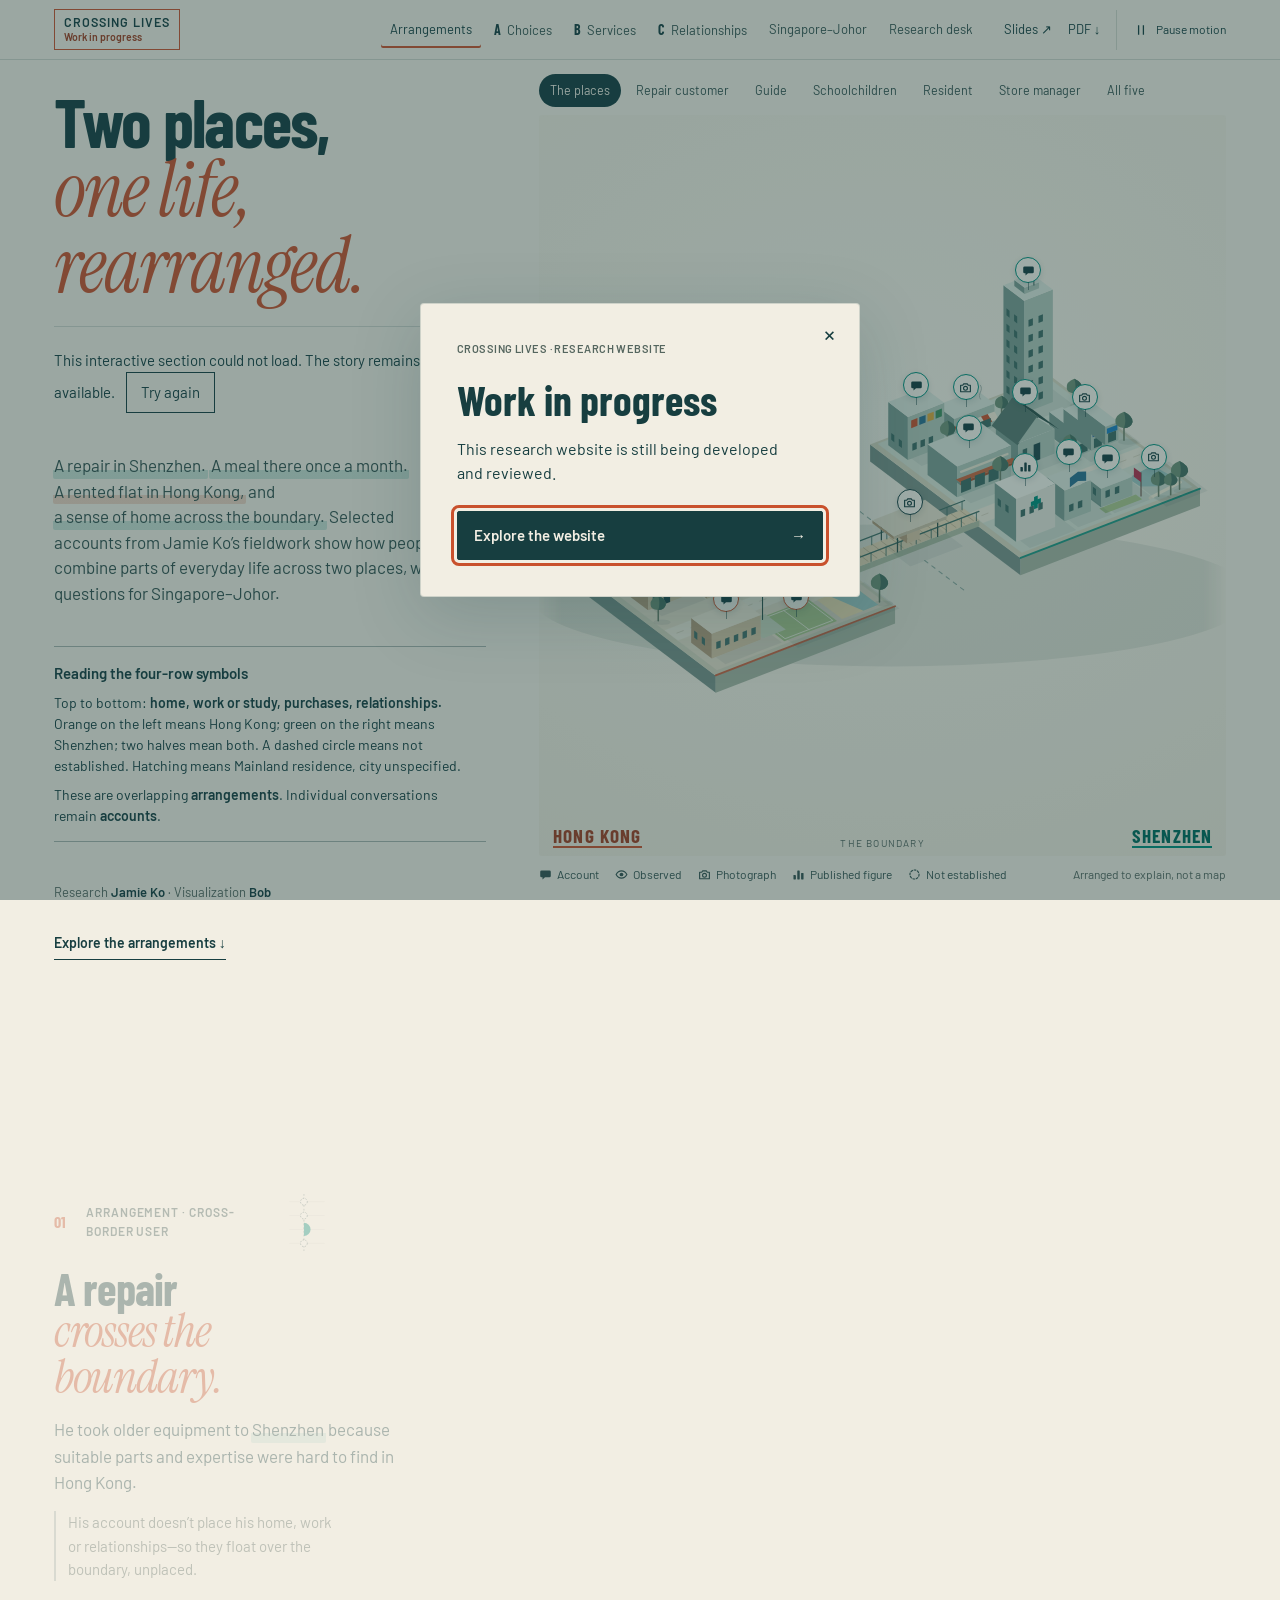
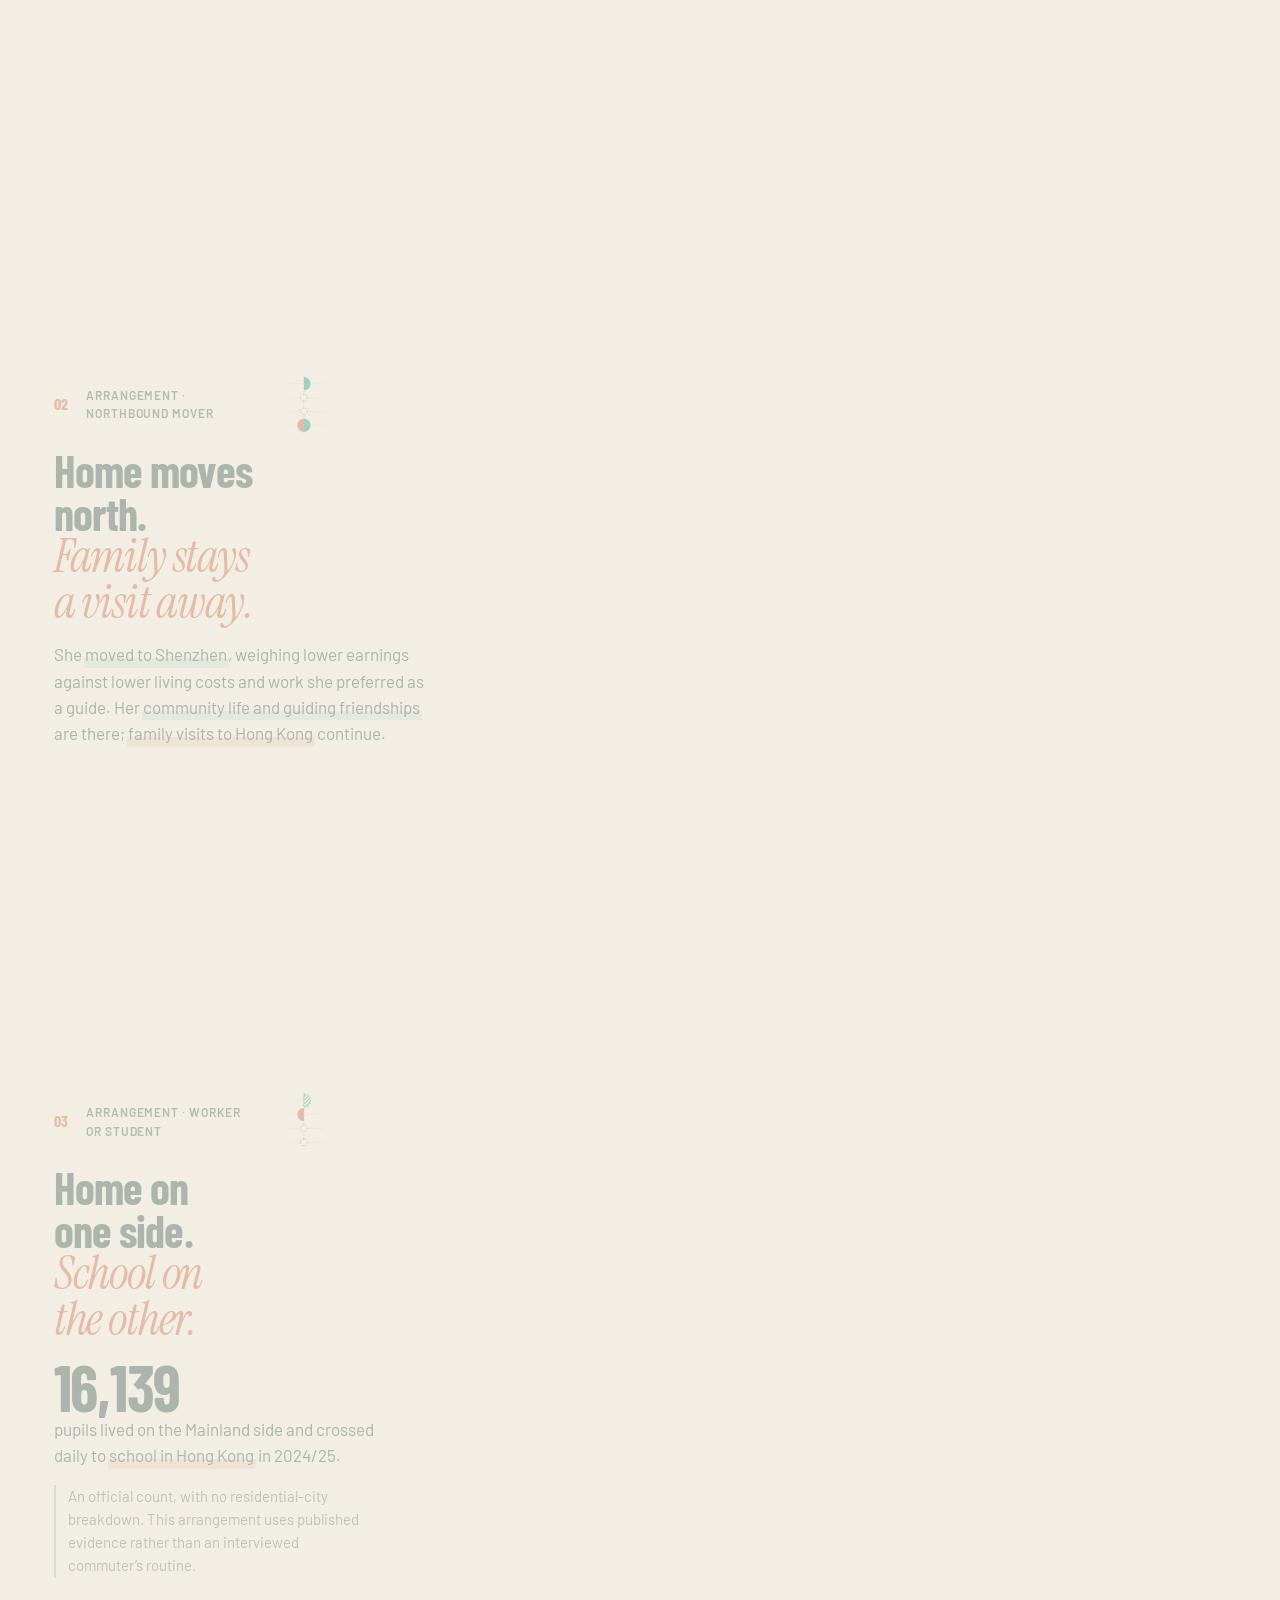
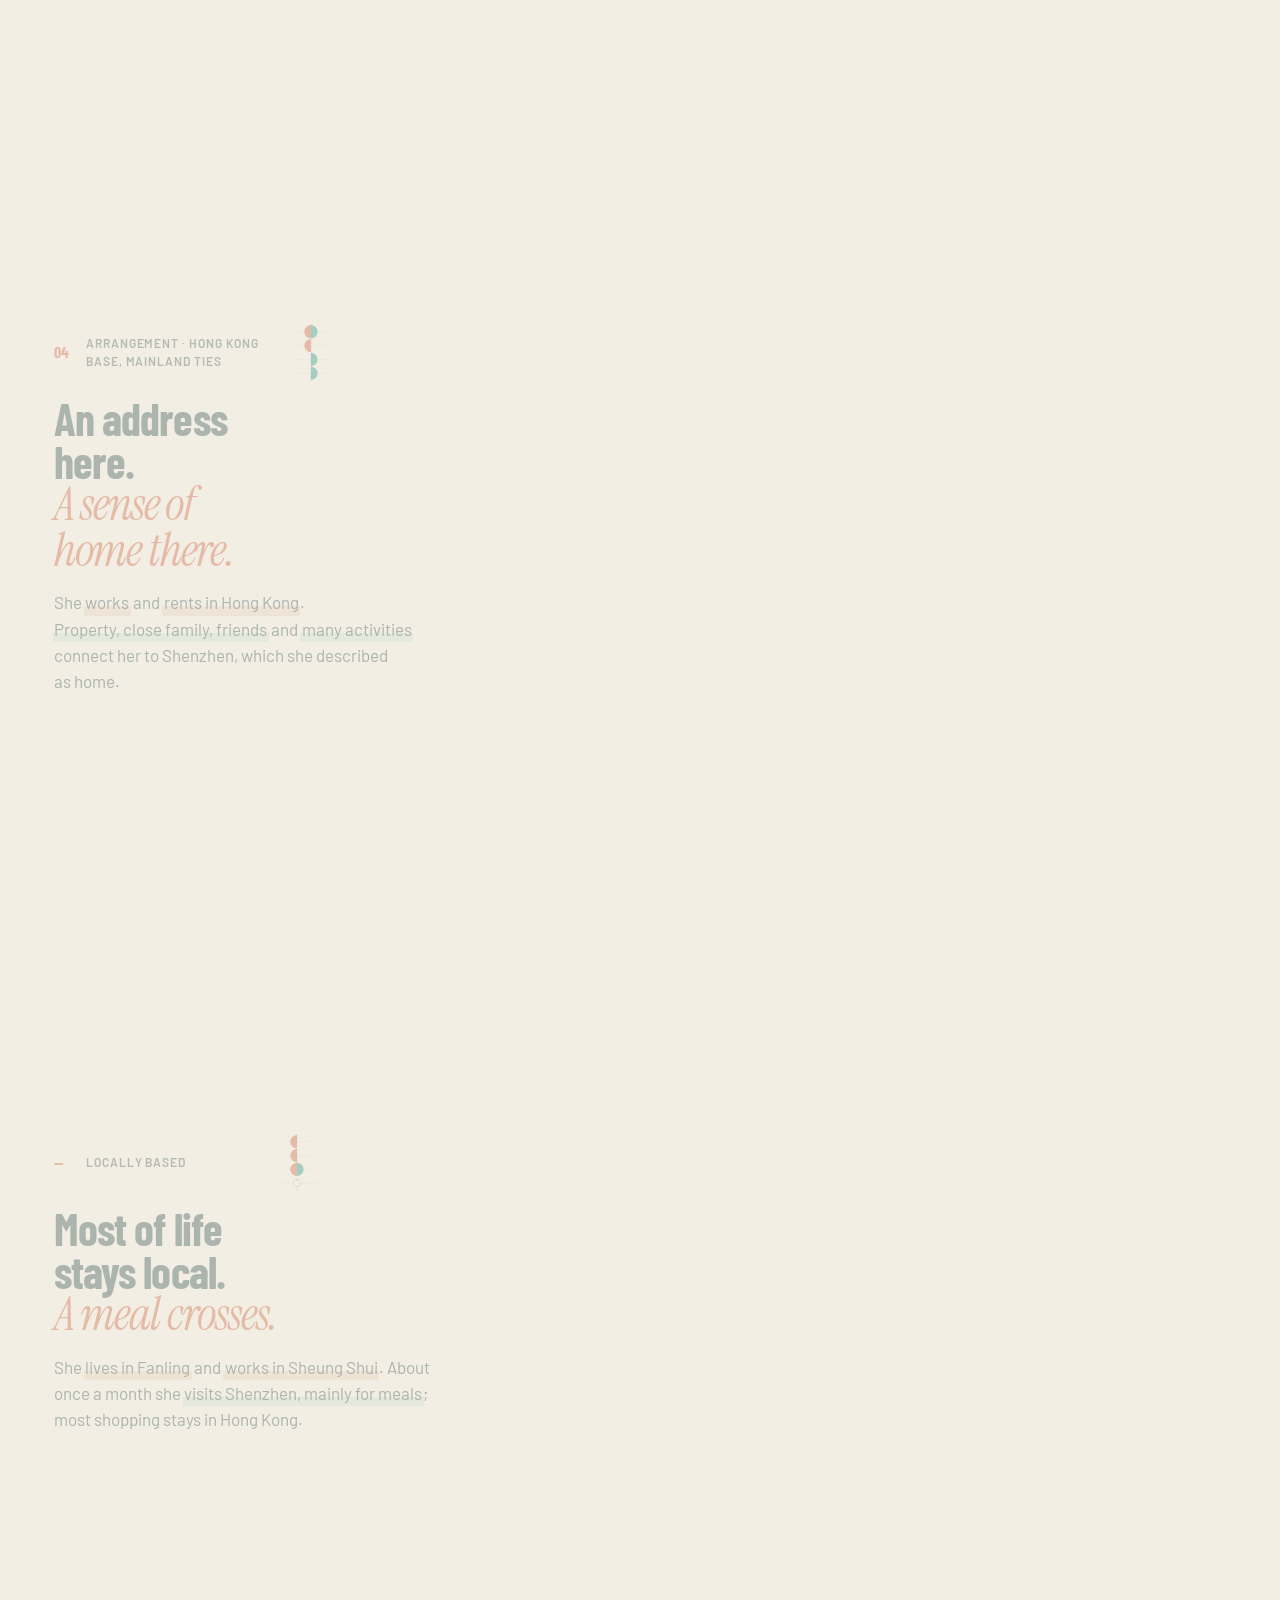
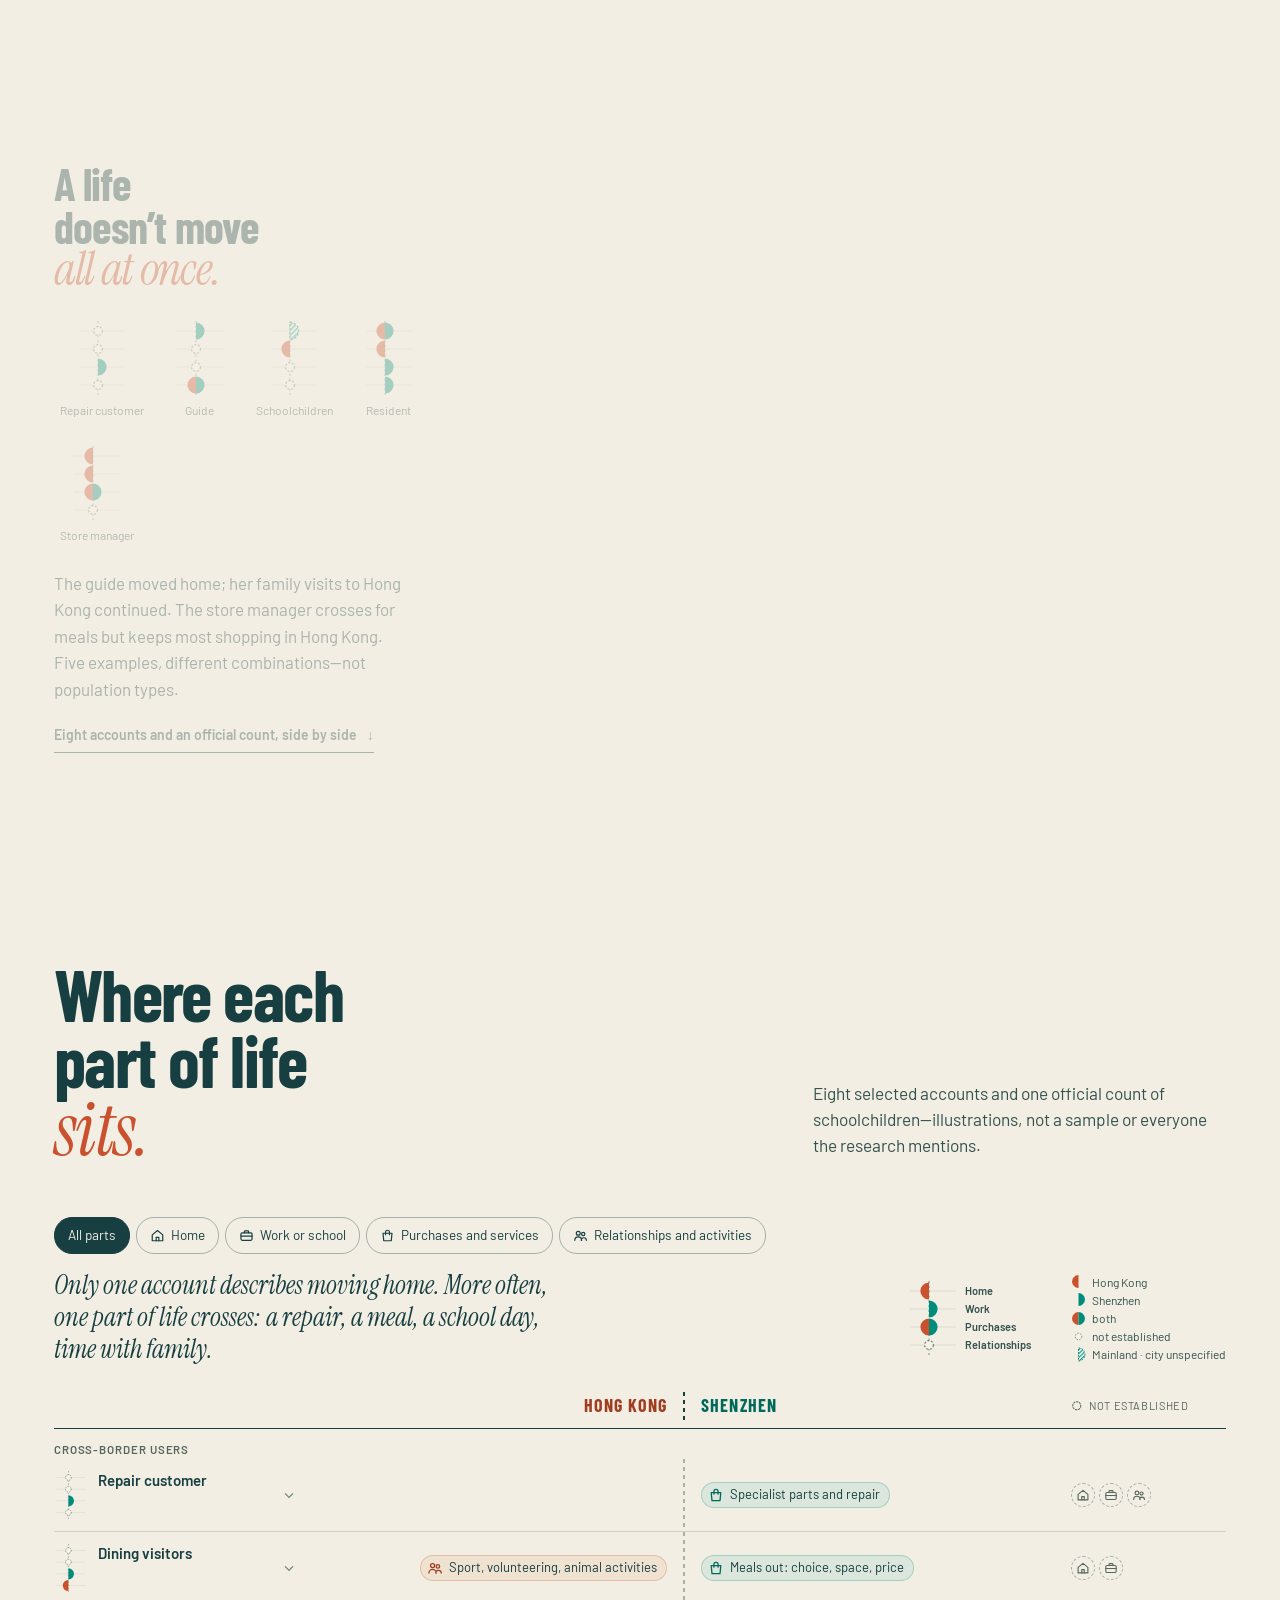
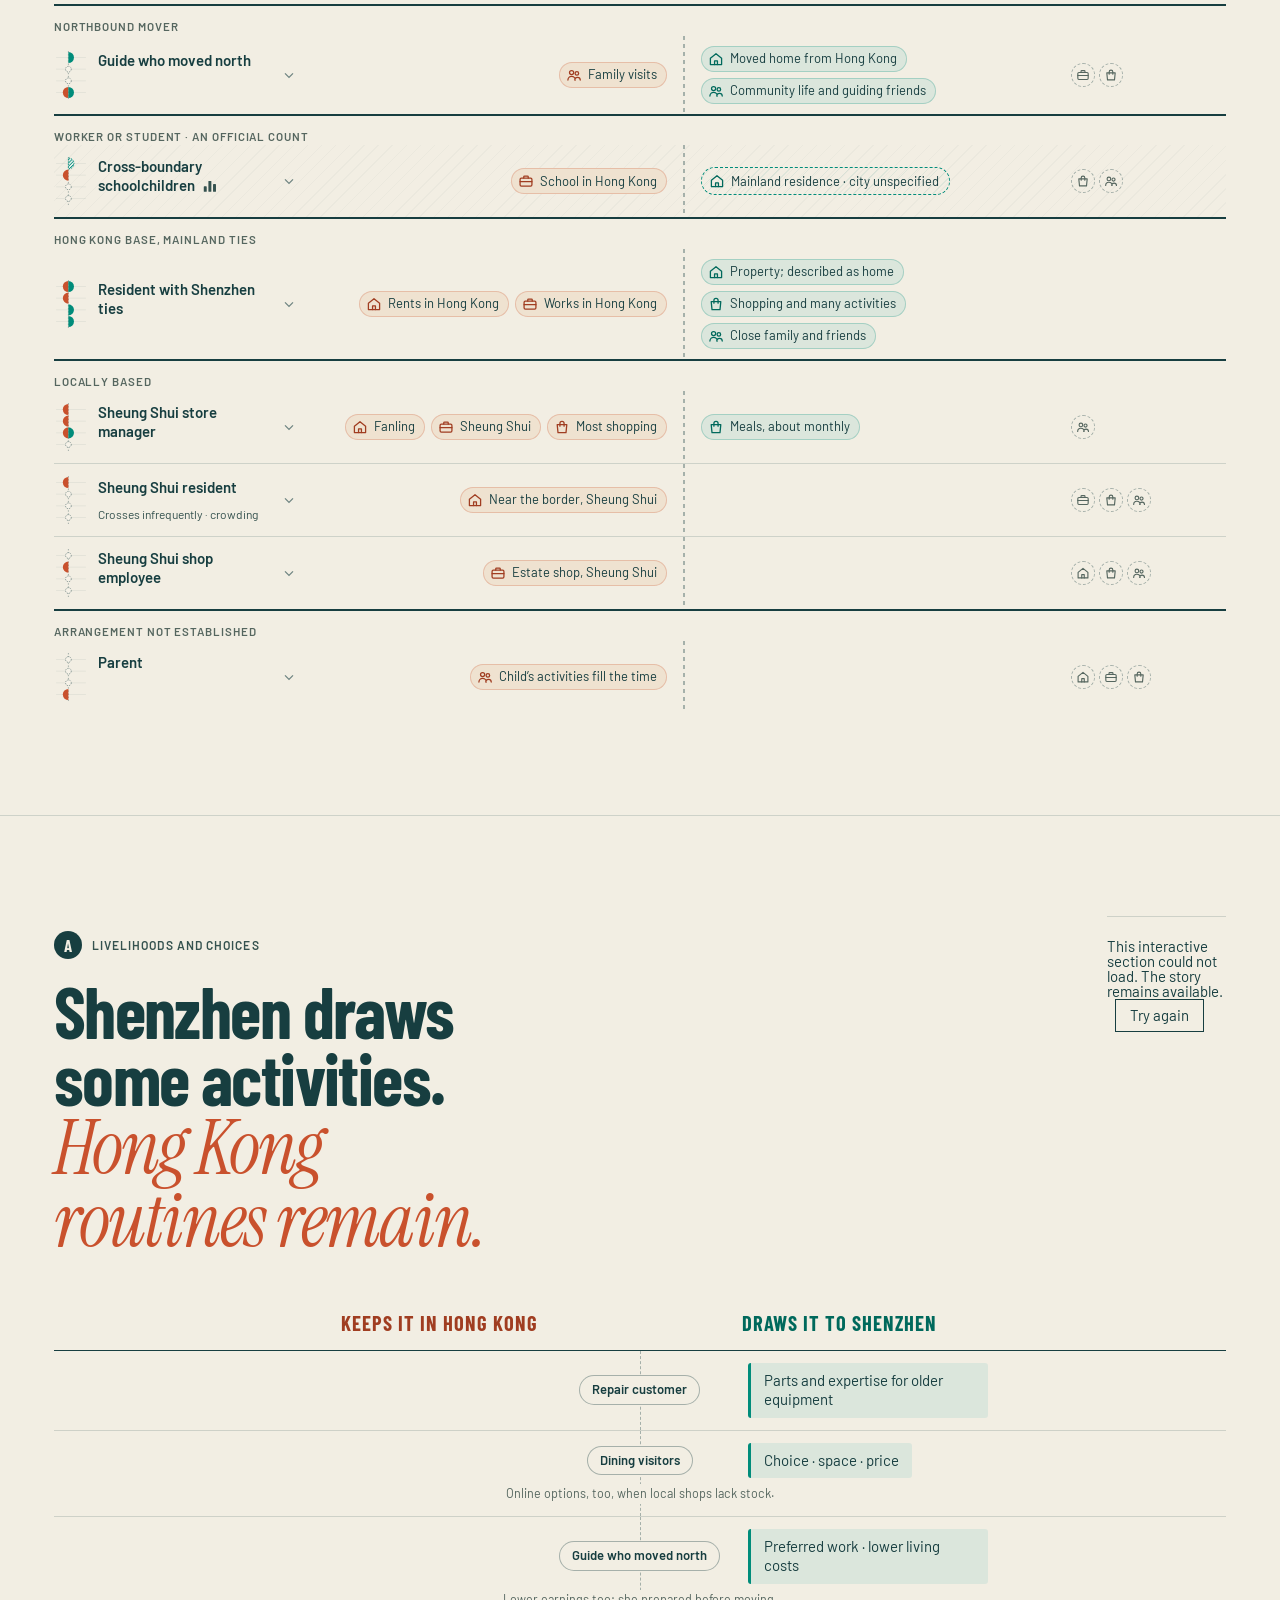
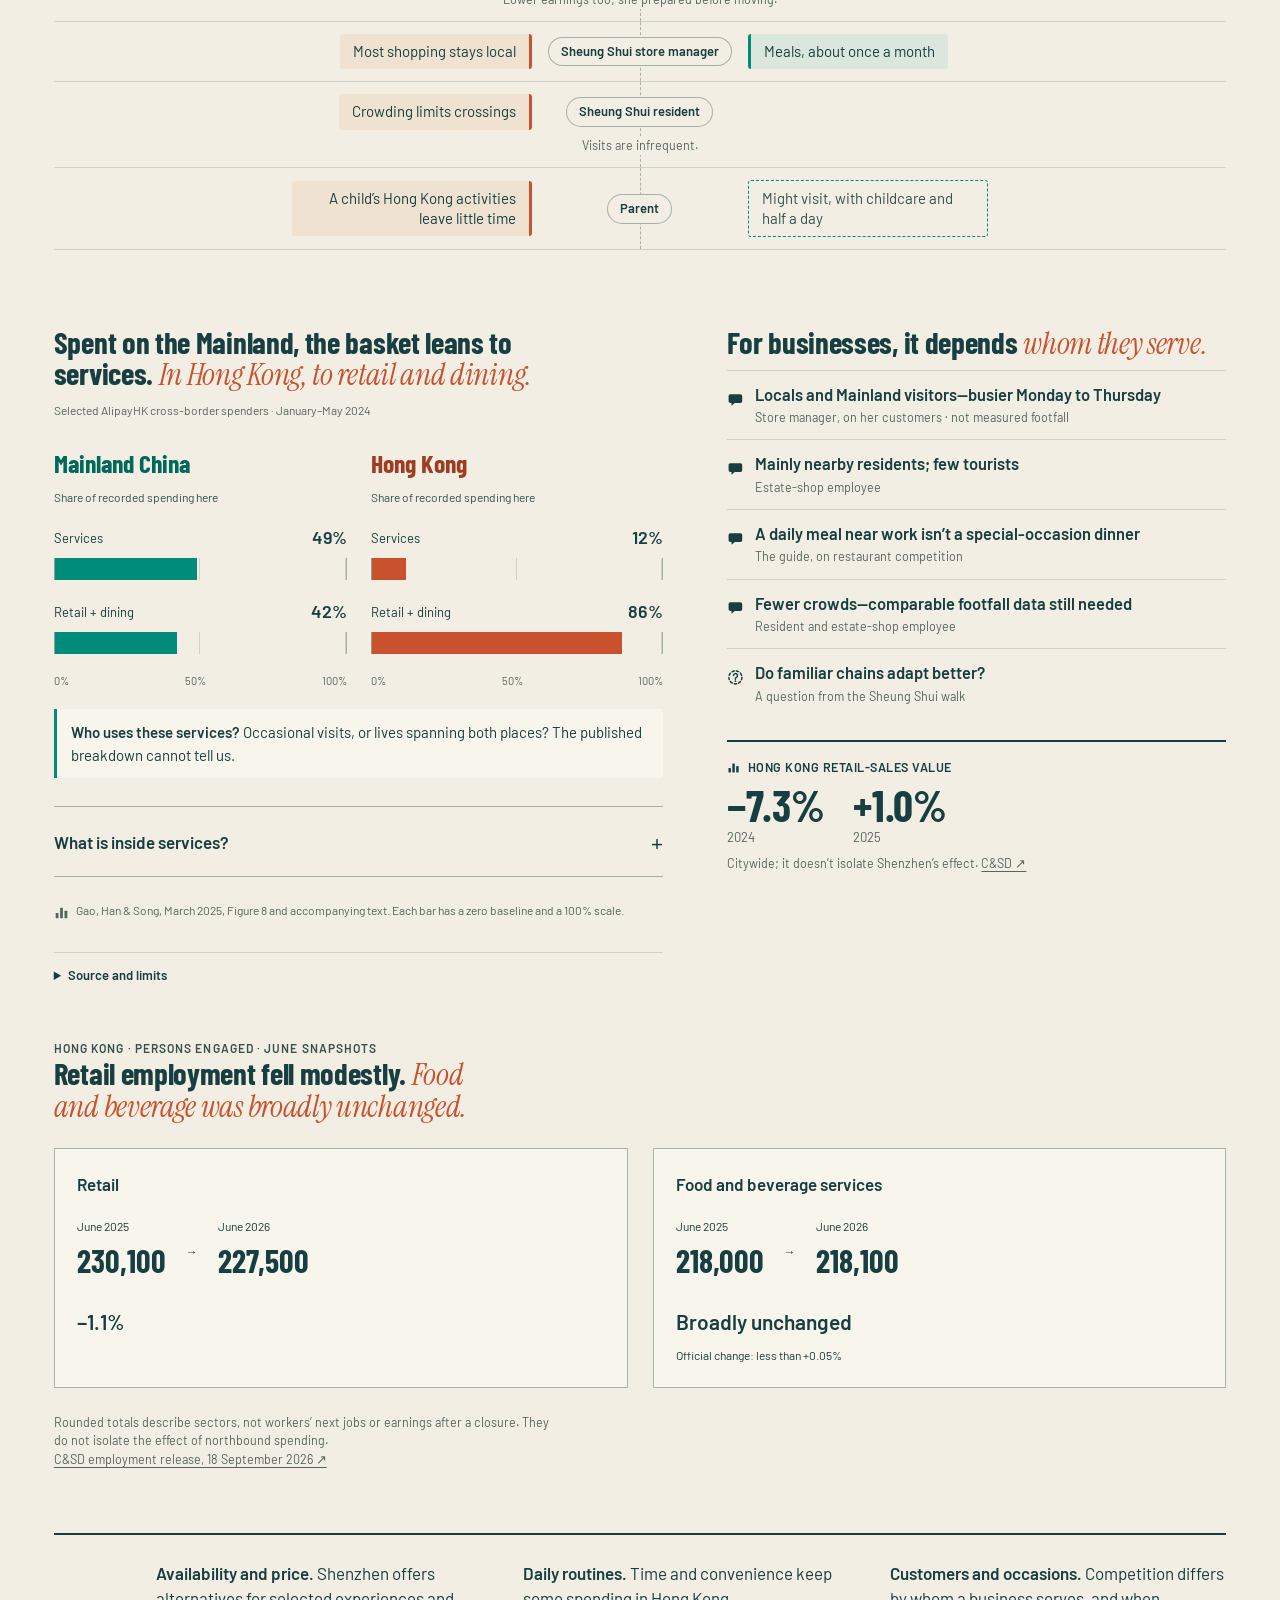
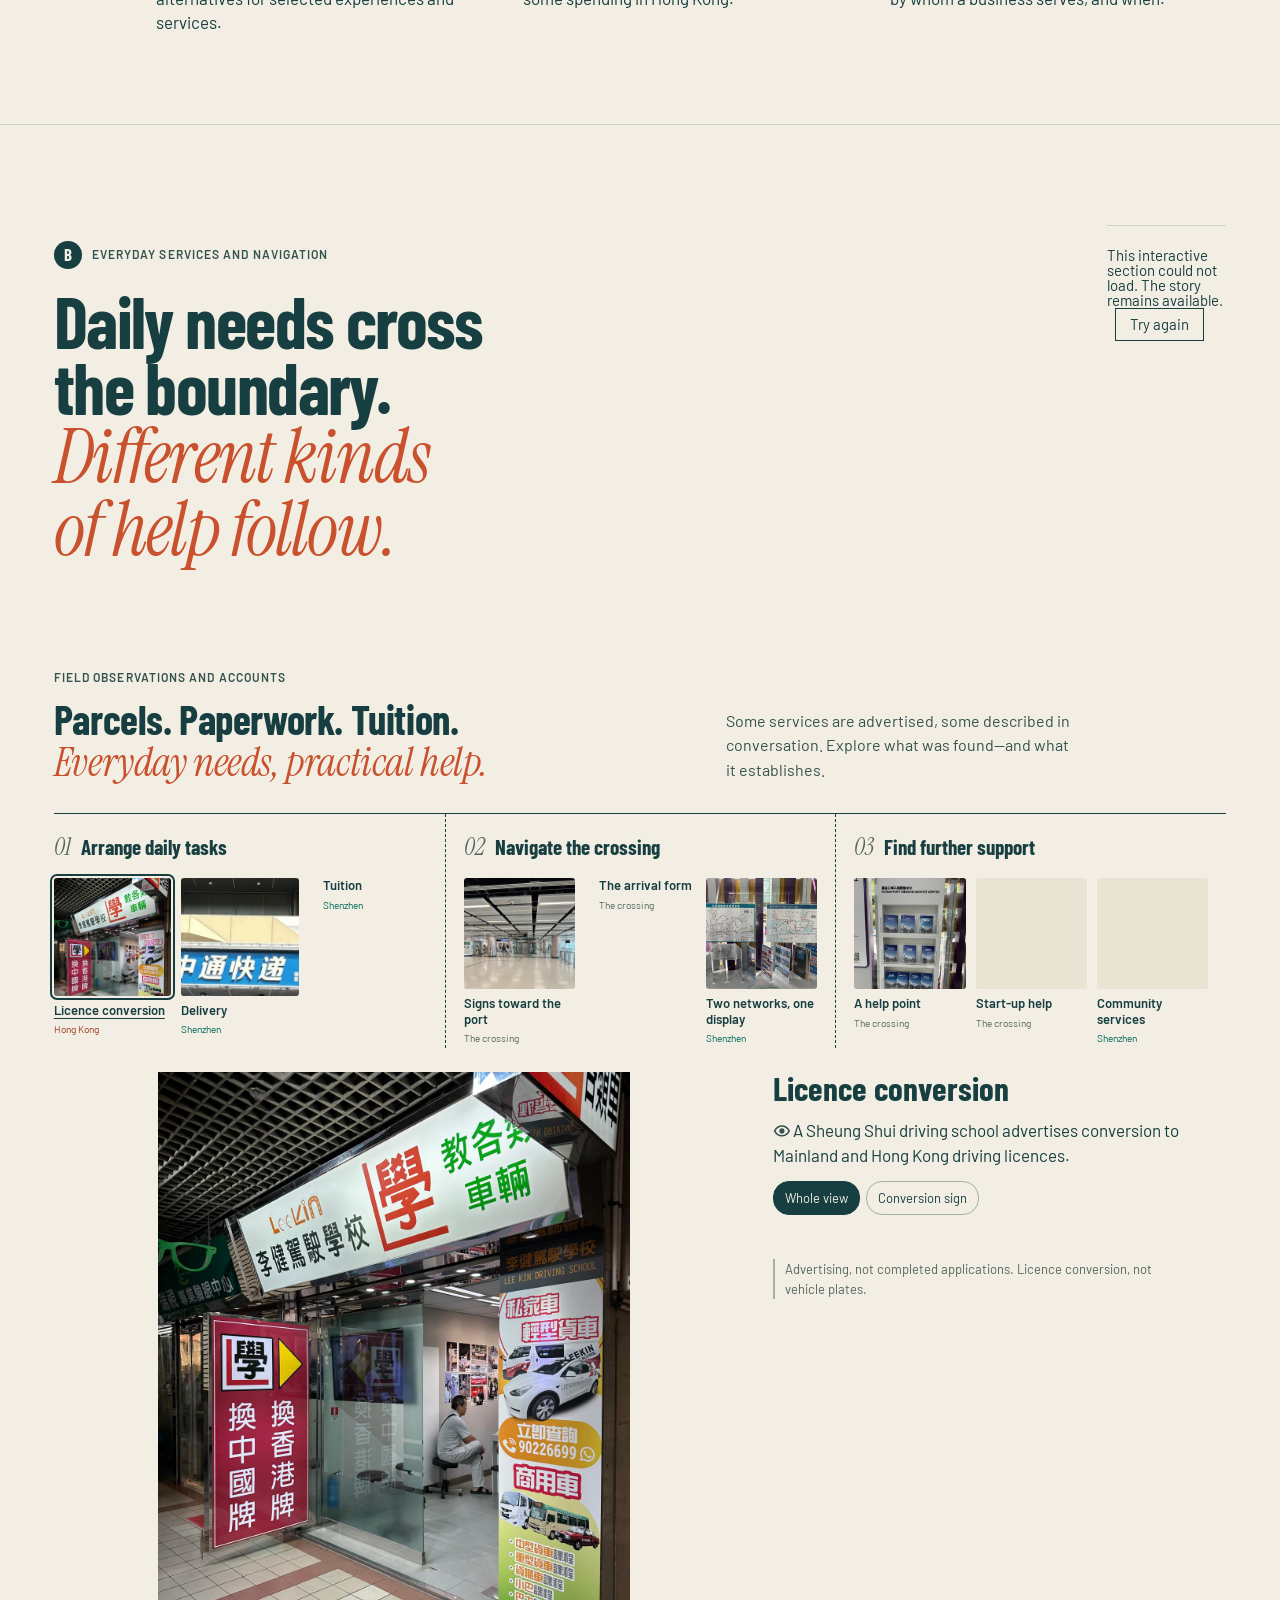
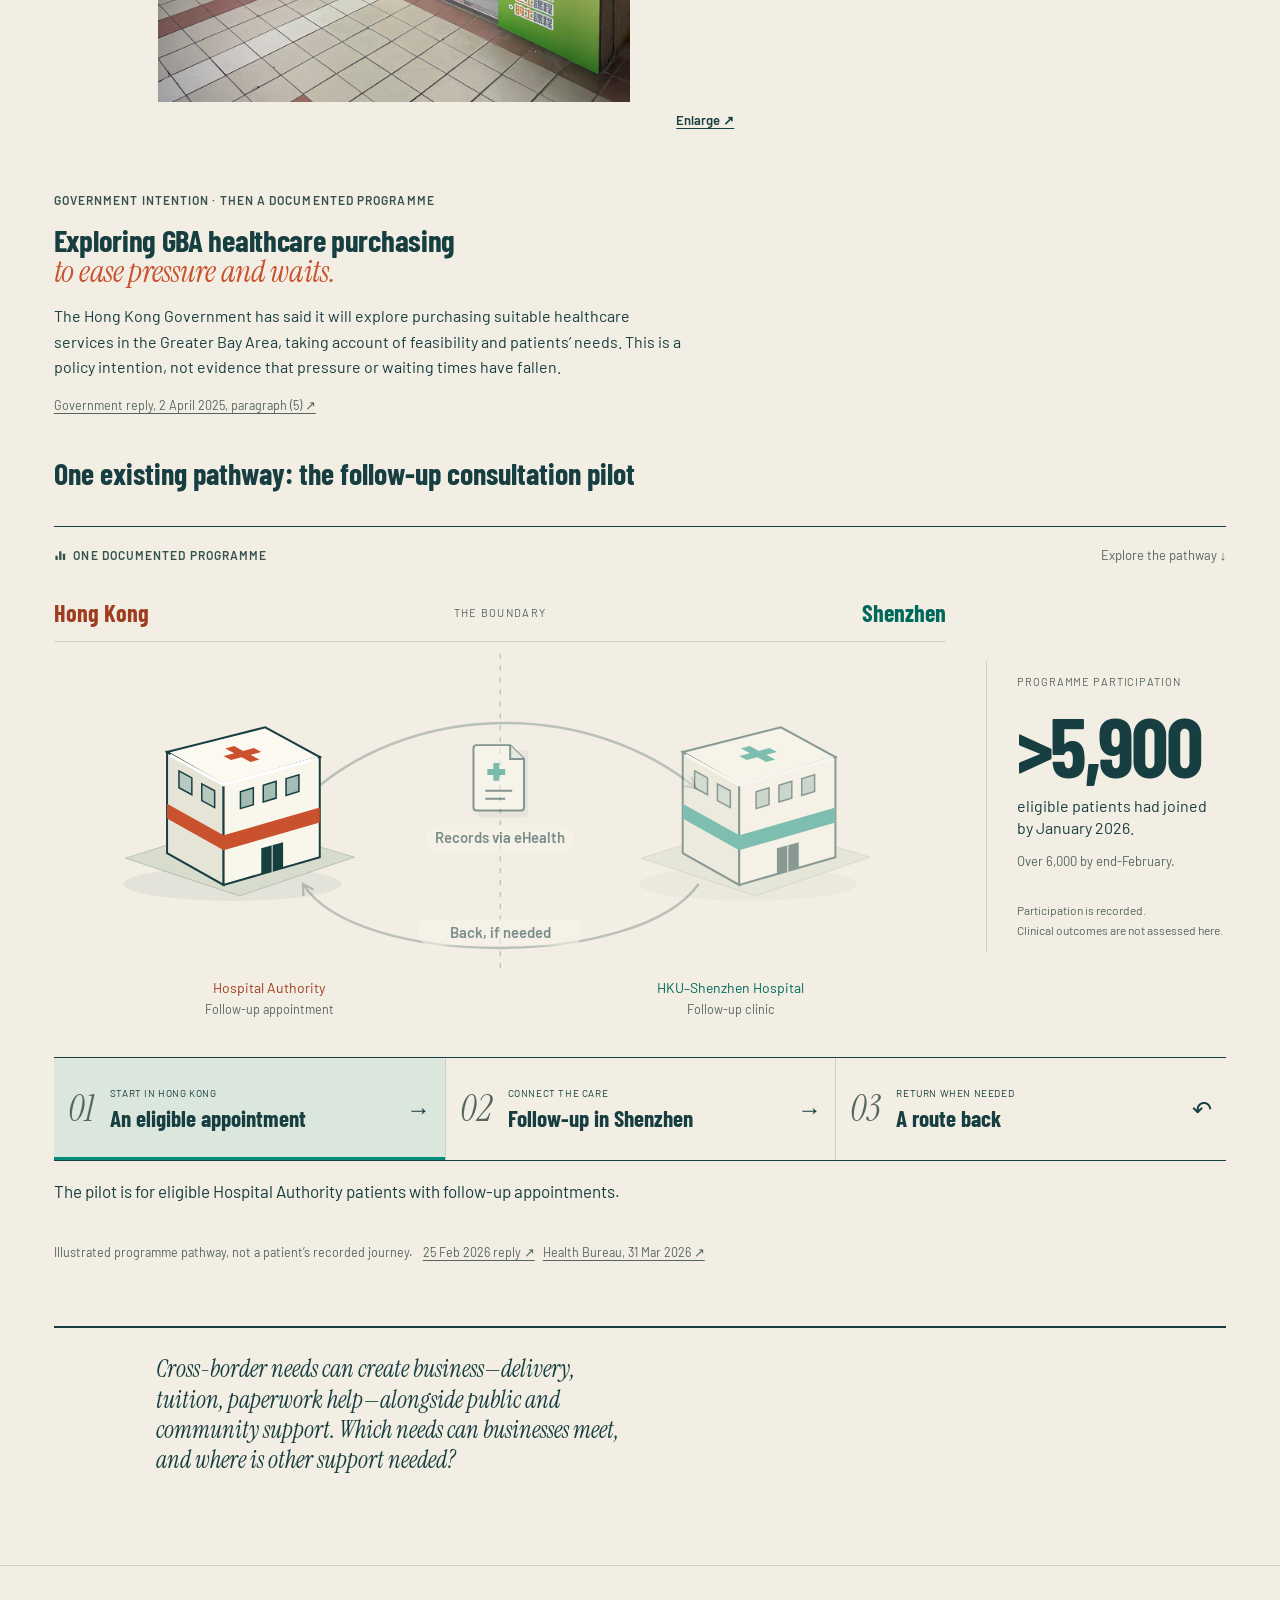
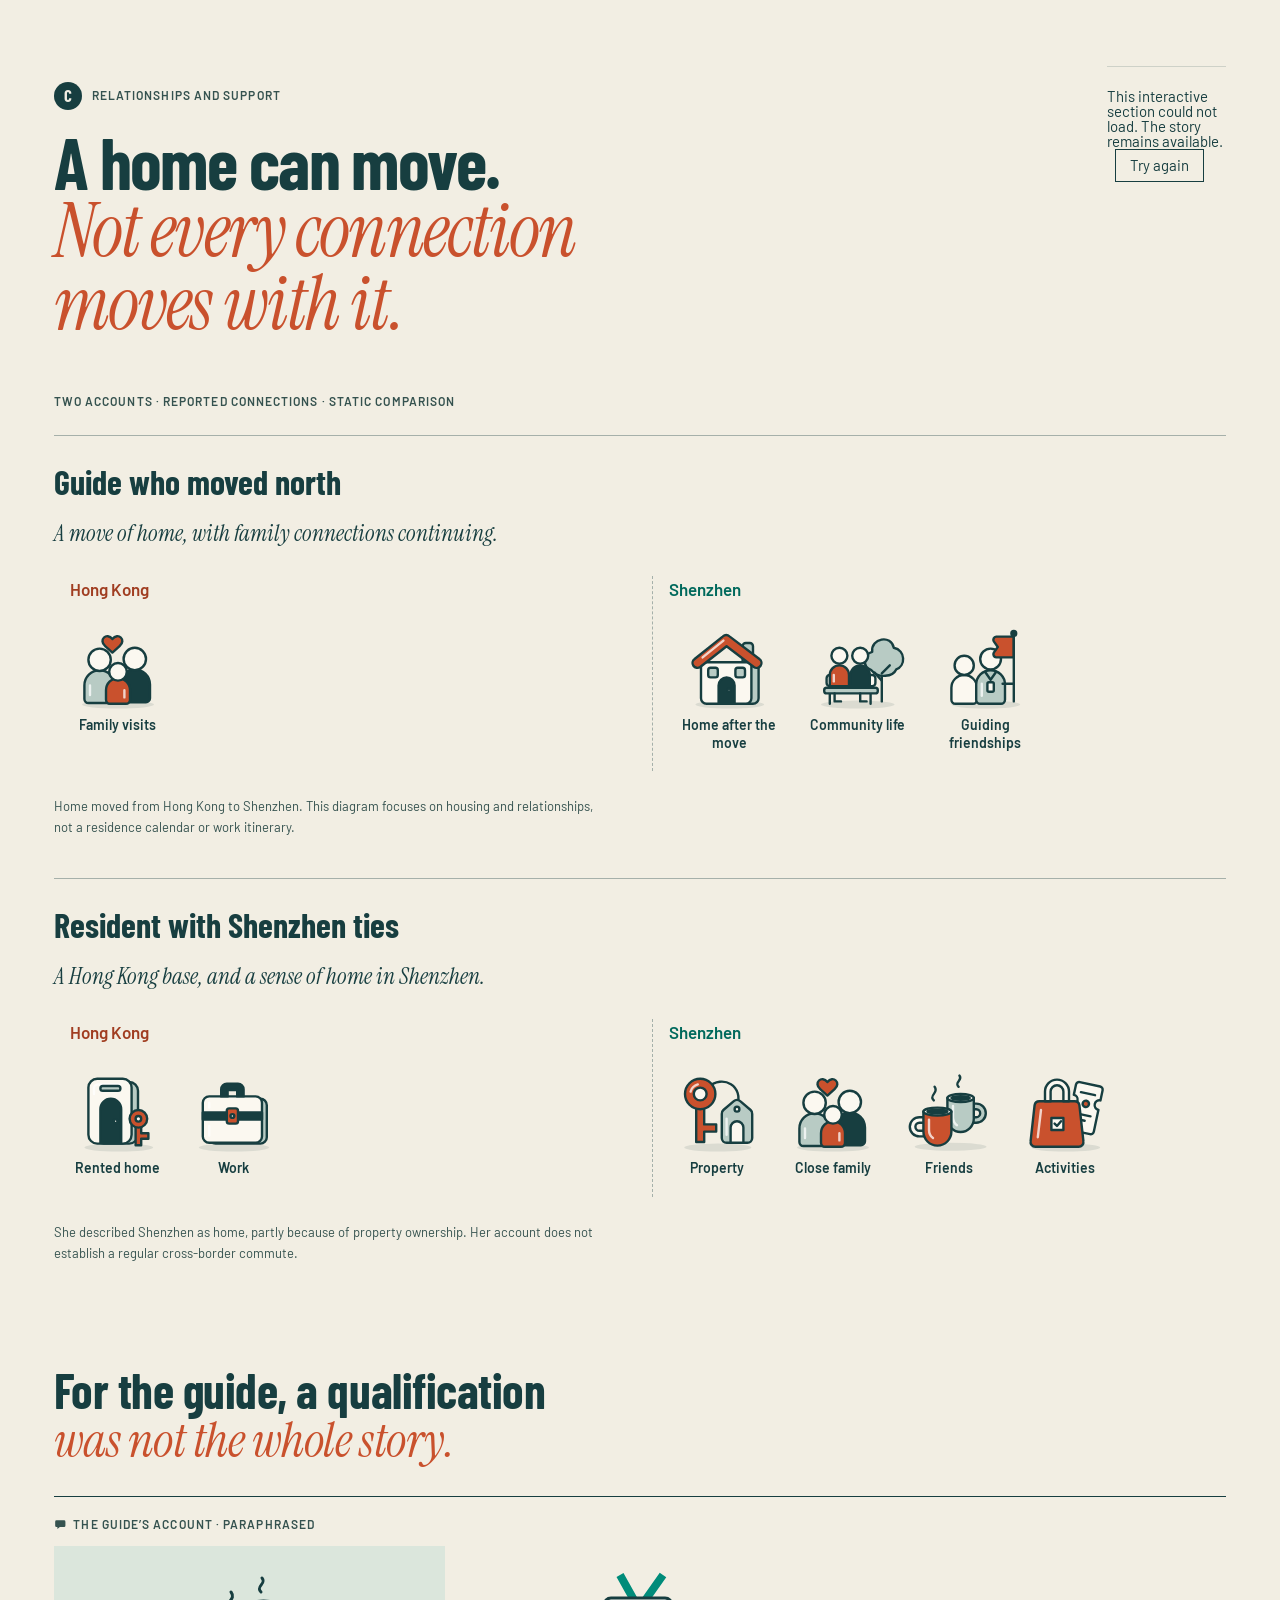
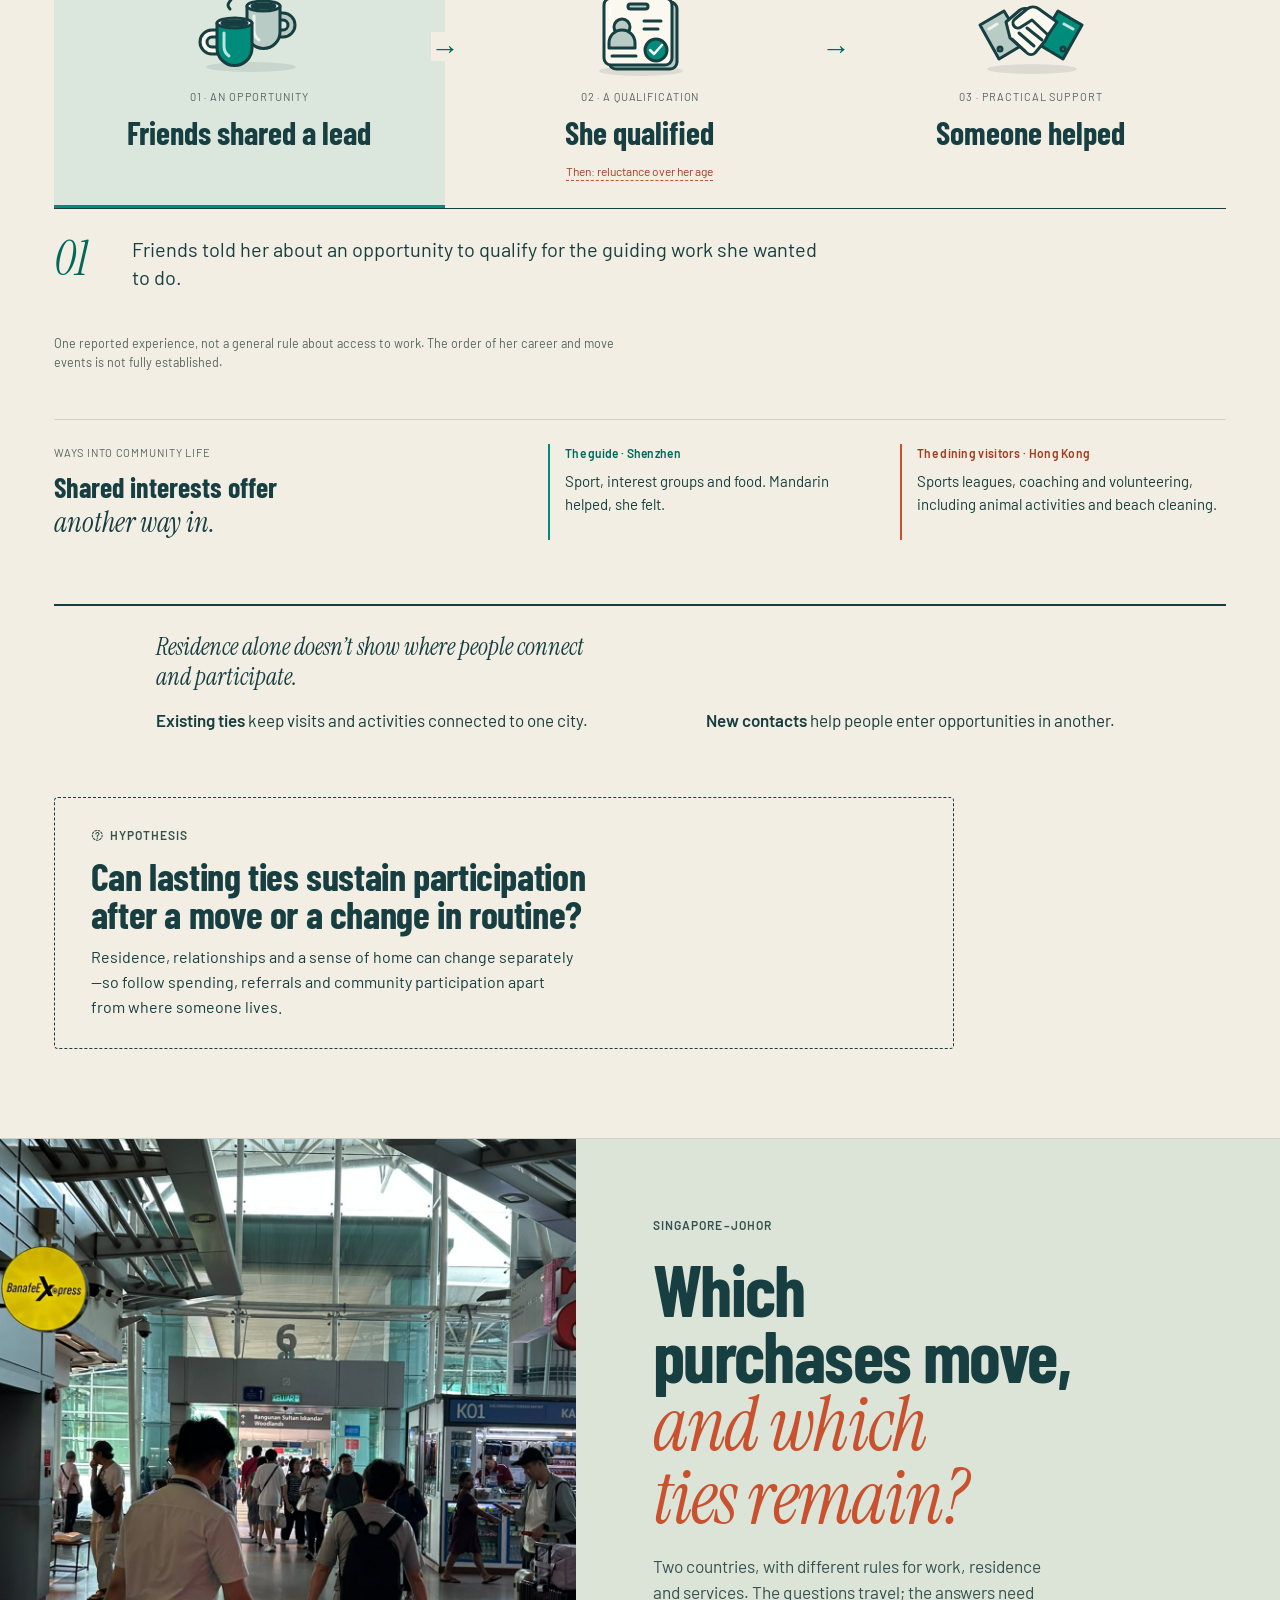
<file: feature/index.html>
<!doctype html>
<html lang="en" data-motion="on">
<!-- Generated from ../index.html by tools/sync-feature-alias.py. Edit the root page, then re-run. -->
<head>
<meta charset="utf-8"><meta name="viewport" content="width=device-width,initial-scale=1"><meta name="theme-color" content="#f2eee3">
<meta name="description" content="Work in progress: a visual research story about how people combine everyday life across Hong Kong and Shenzhen, with questions for Singapore–Johor. Research by Jamie Ko; visualization by Bob.">
<title>Crossing Lives — Work in progress</title>
<link rel="icon" type="image/svg+xml" href="assets/favicon.svg">
<link rel="preload" href="../fonts/BarlowCondensed-Bold.ttf" as="font" type="font/ttf" crossorigin>
<link rel="preload" href="../fonts/InstrumentSerif-Italic.ttf" as="font" type="font/ttf" crossorigin>
<link rel="stylesheet" href="edition.css?v=20261108-polish">
<link rel="stylesheet" href="evidence.css?v=20261031-v3"><link rel="stylesheet" href="everyday.css?v=20261031-v3"><link rel="stylesheet" href="library.css?v=20261031-v3"><link rel="stylesheet" href="policy-map.css?v=20261031-v3"><link rel="stylesheet" href="research-overview.css?v=20261101-script"><link rel="stylesheet" href="field-gallery.css?v=20261031-v3">
<link rel="stylesheet" href="desk.css?v=20261105-edition">
</head>
<body>
<dialog class="status-popup" id="status-popup" aria-labelledby="status-popup-title" aria-describedby="status-popup-description">
  <form method="dialog">
    <button class="status-popup-close" type="submit" aria-label="Close work-in-progress notice">×</button>
    <p class="status-popup-kicker">Crossing Lives · Research website</p>
    <h2 id="status-popup-title">Work in progress</h2>
    <p id="status-popup-description">This research website is still being developed and reviewed.</p>
    <button class="status-popup-explore" type="submit" autofocus>Explore the website <span aria-hidden="true">→</span></button>
  </form>
</dialog>
<a class="skip-link" href="#ledger">Skip the model and read the findings</a>

<header class="masthead">
  <a class="wordmark" href="#top" aria-label="Crossing Lives home — work in progress"><span>CROSSING LIVES</span><span class="site-status">Work in progress</span></a>
  <nav class="chapter-nav" aria-label="Chapters">
    <a href="#accounts" data-chapter="accounts">Arrangements</a>
    <a href="#choices" data-chapter="choices"><b>A</b> Choices</a>
    <a href="#services" data-chapter="services"><b>B</b> Services</a>
    <a href="#ties" data-chapter="ties"><b>C</b> Relationships</a>
    <a href="#johor" data-chapter="johor">Singapore–Johor</a>
    <a href="#depth" data-chapter="depth">Research desk</a>
  </nav>
  <details class="contents-menu" id="contents-menu"><summary><span>Contents</span> <span class="current-chapter">Arrangements</span><svg viewBox="0 0 20 20" aria-hidden="true"><path d="M5 8l5 5 5-5"/></svg></summary>
    <nav class="contents-panel" aria-label="Contents">
      <div><span class="contents-label">The story</span><a href="#accounts" data-chapter="accounts">Five examples across a boundary</a><a href="#ledger" data-chapter="ledger">Selected accounts, side by side</a><a href="#choices" data-chapter="choices">A · Livelihoods and choices</a><a href="#services" data-chapter="services">B · Everyday services</a><a href="#ties" data-chapter="ties">C · Relationships and support</a><a href="#johor" data-chapter="johor">Questions for Singapore–Johor</a><a href="#conclusion" data-chapter="conclusion">What the accounts help us see</a></div>
      <div><span class="contents-label">The research desk</span><a href="#about-inquiry">How the research was done</a><a href="#research-reading">Studies and methods</a><a href="#evidence">Economic evidence</a><a href="#care-evidence">Care across the boundary</a><a href="#school-evidence">A school day across the boundary</a><a href="#street-level">Field photographs</a><a href="#policy-maps">Maps and policy documents</a><a href="#questions">Questions to investigate</a><a href="#sources">Sources and credits</a><a href="../presentation.html">Presentation ↗</a><a href="../presentation.pdf" download>Slide PDF ↓</a></div>
    </nav>
  </details>
  <nav class="delivery-nav" aria-label="Presentation and controls"><a class="slides-link" href="../presentation.html">Slides <span aria-hidden="true">↗</span></a><a class="pdf-link" href="../presentation.pdf" download>PDF <span aria-hidden="true">↓</span></a><button class="motion-control" id="motion-control" type="button" aria-pressed="false"><svg viewBox="0 0 20 20" aria-hidden="true"><path d="M7 4v12M13 4v12"/></svg><span>Pause motion</span></button></nav>
  <div class="reading-progress" aria-hidden="true"></div>
</header>

<main>
<section class="opening" id="top" aria-labelledby="hero-title" data-chapter-id="accounts" data-chapter-title="Arrangements">
 <span id="accounts" class="anchor"></span><span id="arrangements" class="anchor"></span>
 <div class="scrolly page">
  <article class="step step-intro" data-scene="overview">
    <h1 id="hero-title">Two places, <em>one life, rearranged.</em></h1>
    <div class="hero-type" id="hero-type"></div>
    <p class="deck"><button type="button" class="pw side-sz" data-place="sz-repair">A repair in Shenzhen.</button> <button type="button" class="pw side-sz" data-place="sz-dining">A meal there once a month.</button> <button type="button" class="pw side-hk" data-place="hk-rental">A rented flat in Hong Kong,</button> and <button type="button" class="pw side-sz" data-place="sz-tower">a sense of home across the boundary.</button> Selected accounts from Jamie Ko’s fieldwork show how people combine parts of everyday life across two places, with questions for Singapore–Johor.</p>
    <div class="signature-explainer"><h3>Reading the four-row symbols</h3><p>Top to bottom: <b>home, work or study, purchases, relationships.</b> Orange on the left means Hong Kong; green on the right means Shenzhen; two halves mean both. A dashed circle means not established. Hatching means Mainland residence, city unspecified.</p><p>These are overlapping <b>arrangements</b>. Individual conversations remain <b>accounts</b>.</p></div>
    <p class="byline">Research <strong>Jamie Ko</strong> · Visualization <strong>Bob</strong></p>
    <p class="mini-key key-intro" aria-label="Marker key"><span><span data-glyph="account"></span>Account</span><span><span data-glyph="observed"></span>Observed</span><span><span data-glyph="photo"></span>Photograph</span><span><span data-glyph="published"></span>Published figure</span><span><span data-glyph="unknown"></span>Not established</span><span class="mini-key-note">Arranged to explain, not a map</span></p>
    <p class="cue"><a href="#step-repair">Explore the arrangements <span aria-hidden="true">↓</span></a></p>
  </article>

  <div class="scrolly-graphic">
    <div class="tour-switch" role="group" aria-label="Jump to an account">
      <button type="button" data-go="overview" aria-pressed="true">The places</button>
      <button type="button" data-go="repair" aria-pressed="false">Repair customer</button>
      <button type="button" data-go="guide" aria-pressed="false">Guide</button>
      <button type="button" data-go="pupils" aria-pressed="false">Schoolchildren</button>
      <button type="button" data-go="resident" aria-pressed="false">Resident</button>
      <button type="button" data-go="manager" aria-pressed="false">Store manager</button>
      <button type="button" data-go="together" aria-pressed="false">All five</button>
    </div>
    <div id="miniature"><p class="loading-note">A miniature of the fieldwork: Hong Kong and Shenzhen, joined by one crossing. Each building stands for a place in the research—shops in Sheung Shui, homes in Fanling, repair specialists, restaurants, a follow-up clinic and a street of services in Shenzhen.</p></div>
    <p class="mini-key" aria-hidden="true"><span><span data-glyph="account"></span>Account</span><span><span data-glyph="observed"></span>Observed</span><span><span data-glyph="photo"></span>Photograph</span><span><span data-glyph="published"></span>Published figure</span><span><span data-glyph="unknown"></span>Not established</span><span class="mini-key-note">Arranged to explain, not a map</span></p>
  </div>

  <article class="step" data-scene="repair" id="step-repair">
    <p class="step-tag"><span>01</span>Arrangement · cross-border user<span class="step-sig" data-signature="repair" data-size="40"></span></p>
    <h2>A repair <em>crosses the boundary.</em></h2>
    <p>He took older equipment to <button type="button" class="pw side-sz" data-place="sz-repair">Shenzhen</button> because suitable parts and expertise were hard to find in Hong Kong.</p>
    <p class="step-aside">His account doesn’t place his home, work or relationships—so they float over the boundary, unplaced.</p>
  </article>
  <article class="step" data-scene="guide" id="step-guide">
    <p class="step-tag"><span>02</span>Arrangement · northbound mover<span class="step-sig" data-signature="guide" data-size="40"></span></p>
    <h2>Home moves north. <em>Family stays a visit away.</em></h2>
    <p>She <button type="button" class="pw side-sz" data-place="sz-home">moved to Shenzhen</button>, weighing lower earnings against lower living costs and work she preferred as a guide. Her <button type="button" class="pw side-sz" data-place="sz-community">community life and guiding friendships</button> are there; <button type="button" class="pw side-hk" data-place="hk-family">family visits to Hong Kong</button> continue.</p>
  </article>
  <article class="step" data-scene="pupils" id="step-pupils">
    <p class="step-tag"><span>03</span>Arrangement · worker or student<span class="step-sig" data-signature="pupils" data-size="40"></span></p>
    <h2>Home on one side. <em>School on the other.</em></h2>
    <p class="step-figure"><strong>16,139</strong> pupils lived on the Mainland side and crossed daily to <button type="button" class="pw side-hk" data-place="hk-school">school in Hong Kong</button> in 2024/25.</p>
    <p class="step-aside">An official count, with no residential-city breakdown. This arrangement uses published evidence rather than an interviewed commuter’s routine.</p>
  </article>
  <article class="step" data-scene="resident" id="step-resident">
    <p class="step-tag"><span>04</span>Arrangement · Hong Kong base, Mainland ties<span class="step-sig" data-signature="resident" data-size="40"></span></p>
    <h2>An address here. <em>A sense of home there.</em></h2>
    <p>She <button type="button" class="pw side-hk" data-place="hk-work">works</button> and <button type="button" class="pw side-hk" data-place="hk-rental">rents in Hong Kong</button>. <button type="button" class="pw side-sz" data-place="sz-tower">Property, close family, friends</button> and <button type="button" class="pw side-sz" data-place="sz-leisure">many activities</button> connect her to Shenzhen, which she described as home.</p>
  </article>
  <article class="step" data-scene="manager" id="step-manager">
    <p class="step-tag"><span>—</span>Locally based<span class="step-sig" data-signature="manager" data-size="40"></span></p>
    <h2>Most of life stays local. <em>A meal crosses.</em></h2>
    <p>She <button type="button" class="pw side-hk" data-place="hk-fanling">lives in Fanling</button> and <button type="button" class="pw side-hk" data-place="hk-shops">works in Sheung Shui</button>. About once a month she <button type="button" class="pw side-sz" data-place="sz-dining">visits Shenzhen, mainly for meals</button>; most shopping stays in Hong Kong.</p>
  </article>
  <article class="step step-together" data-scene="together" id="step-together">
    <h2>A life doesn’t move <em>all at once.</em></h2>
    <ul class="sig-row">
      <li><a href="#step-repair"><span data-signature="repair" data-size="52"></span><small>Repair customer</small></a></li>
      <li><a href="#step-guide"><span data-signature="guide" data-size="52"></span><small>Guide</small></a></li>
      <li><a href="#step-pupils"><span data-signature="pupils" data-size="52"></span><small>Schoolchildren</small></a></li>
      <li><a href="#step-resident"><span data-signature="resident" data-size="52"></span><small>Resident</small></a></li>
      <li><a href="#step-manager"><span data-signature="manager" data-size="52"></span><small>Store manager</small></a></li>
    </ul>
    <p>The guide moved home; her family visits to Hong Kong continued. The store manager crosses for meals but keeps most shopping in Hong Kong. Five examples, different combinations—not population types.</p>
    <p><a class="text-link" href="#ledger">Eight accounts and an official count, side by side <span aria-hidden="true">↓</span></a></p>
  </article>
 </div>
</section>

<section class="ledger-section page" id="ledger" aria-labelledby="ledger-title" data-chapter-id="accounts" data-chapter-title="Selected accounts">
  <span id="story" class="anchor"></span>
  <header class="section-head">
    <h2 id="ledger-title">Where each part of life <em>sits.</em></h2>
    <p class="deck">Eight selected accounts and one official count of schoolchildren—illustrations, not a sample or everyone the research mentions.</p>
  </header>
  <div id="life-ledger"><ul class="static-list"><li>Repair customer: specialist parts and repair in Shenzhen; home, work and ties not established.</li><li>Dining visitors: meals in Shenzhen for choice, space and price; activities in Hong Kong.</li><li>Guide who moved north: home moved to Shenzhen; family visits in Hong Kong.</li><li>Cross-boundary schoolchildren: 16,139 pupils with Mainland residence attend school in Hong Kong (official data).</li><li>Resident with Shenzhen ties: rents and works in Hong Kong; property, family, friends and activities in Shenzhen.</li><li>Sheung Shui store manager: home in Fanling, work in Sheung Shui, most shopping in Hong Kong; meals in Shenzhen about monthly.</li><li>Sheung Shui resident: lives near the border; crowding limits crossings.</li><li>Sheung Shui shop employee: works at an estate shop.</li><li>Parent: a child’s Hong Kong activities leave little time.</li></ul></div>
</section>

<section class="lens page" id="choices" aria-labelledby="choices-title" data-chapter-id="choices" data-chapter-title="A · Choices">
  <span id="selective" class="anchor"></span>
  <header class="section-head lens-head">
    <span class="lens-mark" data-lens="A" aria-hidden="true"></span><p class="lens-tag"><b>A</b>Livelihoods and choices</p>
    <h2 id="choices-title">Shenzhen draws some activities. <em>Hong Kong routines remain.</em></h2>
  </header>
  <div id="reasons"><p class="loading-note">Reasons to choose Shenzhen: parts and expertise; choice, space and price; preferred work and lower living costs; meals. Reasons some activities stay local: most shopping; crowding; a child’s activities leave little time.</p></div>

  <div class="lens-pair">
    <div class="lens-col">
      <h3 class="sub-head">Spent on the Mainland, the basket leans to services. <em>In Hong Kong, to retail and dining.</em></h3>
      <div id="basket"><p class="loading-note">Selected AlipayHK cross-border spenders, January–May 2024: services are 49% of recorded Mainland spending and 12% in Hong Kong; retail and dining together are 42% and 86%. Life services are approximately 80% of Mainland services spending. Mainland China is not Shenzhen alone.</p></div>
    </div>
    <div class="lens-col">
      <h3 class="sub-head">For businesses, it depends <em>whom they serve.</em></h3>
      <ul class="voices">
        <li><span data-glyph="account"></span><div><p>Locals and Mainland visitors—busier Monday to Thursday</p><small>Store manager, on her customers · not measured footfall</small></div></li>
        <li><span data-glyph="account"></span><div><p>Mainly nearby residents; few tourists</p><small>Estate-shop employee</small></div></li>
        <li><span data-glyph="account"></span><div><p>A daily meal near work isn’t a special-occasion dinner</p><small>The guide, on restaurant competition</small></div></li>
        <li><span data-glyph="account"></span><div><p>Fewer crowds—comparable footfall data still needed</p><small>Resident and estate-shop employee</small></div></li>
        <li><span data-glyph="question"></span><div><p>Do familiar chains adapt better?</p><small>A question from the Sheung Shui walk</small></div></li>
      </ul>
      <div class="stat-pair" aria-label="Annual change in Hong Kong retail-sales value">
        <p class="stat-label"><span data-glyph="published"></span>Hong Kong retail-sales value</p>
        <div><strong>−7.3%</strong><span>2024</span></div><div><strong>+1.0%</strong><span>2025</span></div>
        <p class="stat-limit">Citywide; it doesn’t isolate Shenzhen’s effect. <a href="https://www.censtatd.gov.hk/en/web_table.html?id=620-67001" target="_blank" rel="noopener">C&amp;SD ↗</a></p>
      </div>
    </div>
  </div>

  <section class="jobs-context" aria-labelledby="jobs-title"><p class="eyebrow">Hong Kong · persons engaged · June snapshots</p><h3 id="jobs-title" class="sub-head">Retail employment fell modestly. <em>Food and beverage was broadly unchanged.</em></h3><div class="jobs-panels"><article><h4>Retail</h4><p><span>June 2025 <b>230,100</b></span><span aria-hidden="true">→</span><span>June 2026 <b>227,500</b></span></p><strong class="jobs-change">−1.1%</strong></article><article><h4>Food and beverage services</h4><p><span>June 2025 <b>218,000</b></span><span aria-hidden="true">→</span><span>June 2026 <b>218,100</b></span></p><strong class="jobs-change">Broadly unchanged</strong><small>Official change: less than +0.05%</small></article></div><p class="fine">Rounded totals describe sectors, not workers’ next jobs or earnings after a closure. They do not isolate the effect of northbound spending. <a href="https://www.info.gov.hk/gia/general/202609/18/P2026091800290.htm" target="_blank" rel="noopener">C&amp;SD employment release, 18 September 2026 ↗</a></p></section>
  <aside class="takeaway" aria-label="What lens A suggests">
    <ol><li><b>Availability and price.</b> Shenzhen offers alternatives for selected experiences and services.</li><li><b>Daily routines.</b> Time and convenience keep some spending in Hong Kong.</li><li><b>Customers and occasions.</b> Competition differs by whom a business serves, and when.</li></ol>
  </aside>

</section>

<section class="lens page" id="services" aria-labelledby="services-title" data-chapter-id="services" data-chapter-title="B · Services">
  <span id="access" class="anchor"></span>
  <header class="section-head lens-head">
    <span class="lens-mark" data-lens="B" aria-hidden="true"></span><p class="lens-tag"><b>B</b>Everyday services and navigation</p>
    <h2 id="services-title">Daily needs cross the boundary. <em>Different kinds of help follow.</em></h2>
  </header>
  <div class="services-fieldwork">
    <header class="services-field-head"><p class="eyebrow">Field observations and accounts</p><h3 class="sub-head">Parcels. Paperwork. Tuition.<br><em>Everyday needs, practical help.</em></h3><p>Some services are advertised, some described in conversation. Explore what was found—and what it establishes.</p></header>
  <div id="service-trail"><figure class="static-figure"><img src="assets/sz-wayfinding.jpg" alt="A rack holds guides in several languages beneath the Futian Port Inbound Service Center sign." width="1536" height="2048" loading="lazy"><figcaption>At Futian, immigration staff helped with the arrival form; a separate help point offered information and described referrals. Its operator was unconfirmed and referrals were not tested.</figcaption></figure></div>
  </div>

  <div class="care-policy"><p class="eyebrow">Government intention · then a documented programme</p><h3 class="sub-head">Exploring GBA healthcare purchasing <em>to ease pressure and waits.</em></h3><p>The Hong Kong Government has said it will explore purchasing suitable healthcare services in the Greater Bay Area, taking account of feasibility and patients’ needs. This is a policy intention, not evidence that pressure or waiting times have fallen.</p><p class="fine"><a href="https://www.info.gov.hk/gia/general/202504/02/P2025040200687.htm" target="_blank" rel="noopener">Government reply, 2 April 2025, paragraph (5) ↗</a></p><h4>One existing pathway: the follow-up consultation pilot</h4></div>
  <div class="care-block">
    <div id="care-loop"><p class="loading-note">Eligible Hospital Authority follow-up patients can receive care at HKU–Shenzhen Hospital, authorise access to records through eHealth, and return to HA follow-up on request according to clinical need. More than 5,900 had joined by January 2026.</p></div>
  </div>

  <aside class="takeaway" aria-label="What lens B suggests">
    <p class="takeaway-line">Cross-border needs can create business—delivery, tuition, paperwork help—alongside public and community support. Which needs can businesses meet, and where is other support needed?</p>
  </aside>

</section>

<section class="lens page" id="ties" aria-labelledby="ties-title" data-chapter-id="ties" data-chapter-title="C · Relationships">
  <header class="section-head lens-head">
    <span class="lens-mark" data-lens="C" aria-hidden="true"></span><p class="lens-tag"><b>C</b>Relationships and support</p>
    <h2 id="ties-title">A home can move. <em>Not every connection moves with it.</em></h2>
  </header>
  <div id="ties-panel"><p class="loading-note">The resident works and rents in Hong Kong, with property, close family, friends and activities in Shenzhen. The guide moved home to Shenzhen and continues family visits in Hong Kong.</p></div>

  <div class="circles">
    <h3 class="sub-head">For the guide, a qualification <em>was not the whole story.</em></h3>
    <div id="contact-story"><p class="loading-note">Friends shared a qualification lead. She qualified, then reported reluctance to offer her work. Someone at the organisation helped.</p></div>
    <div class="circles-other"><div><p class="circle-where">Ways into community life</p><h4>Shared interests offer<br><em>another way in.</em></h4></div><div class="circles-interests"><p><b>The guide · Shenzhen</b> Sport, interest groups and food. Mandarin helped, she felt.</p><p><b>The dining visitors · Hong Kong</b> Sports leagues, coaching and volunteering, including animal activities and beach cleaning.</p></div></div>
  </div>

  <aside class="takeaway" aria-label="What lens C suggests">
    <p class="takeaway-line">Residence alone doesn’t show where people connect and participate.</p>
    <ol><li><b>Existing ties</b> keep visits and activities connected to one city.</li><li><b>New contacts</b> help people enter opportunities in another.</li></ol>
  </aside>



  <aside class="hypothesis" aria-labelledby="hypothesis-title">
    <p class="hypothesis-label"><span data-glyph="question"></span>Hypothesis</p>
    <h3 id="hypothesis-title">Can lasting ties sustain participation after a move or a change in routine?</h3>
    <p>Residence, relationships and a sense of home can change separately—so follow spending, referrals and community participation apart from where someone lives.</p>
  </aside>
</section>

<section class="johor" id="johor" aria-labelledby="johor-title" data-chapter-id="johor" data-chapter-title="Singapore–Johor">
  <span id="two-way" class="anchor"></span>
  <div class="johor-band">
    <figure class="johor-photo"><img src="assets/sgj-concourse.jpg" alt="A concourse with pedestrians and signs toward Bangunan Sultan Iskandar and Woodlands" loading="lazy" width="1200" height="1600"><figcaption>Johor Bahru · a separate visit from the Shenzhen fieldwork</figcaption></figure>
    <div class="johor-head">
      <p class="eyebrow">Singapore–Johor</p>
      <h2 id="johor-title">Which purchases move, <em>and which ties remain?</em></h2>
      <p class="deck">Two countries, with different rules for work, residence and services. The questions travel; the answers need local evidence.</p>
      <p class="fine">The RTS Link is a rail project separate from the Johor–Singapore Special Economic Zone. <a href="https://www.edb.gov.sg/en/about-edb/media-releases-publications/agreement-between-singapore-and-malaysia-and-the-johor-singapore-special-economic-zone.html" target="_blank" rel="noopener">JS-SEZ ↗</a></p>
    </div>
  </div>
  <div class="page johor-echo">
    <div id="echo"><p class="loading-note">Questions for Singapore–Johor: what people would buy or do in Johor Bahru, and why; whether spending, relationships and participation continue after a move; what new needs Johor providers would meet; and how changing demand, jobs, housing and services affect Johor residents. Forecast extra annual spending with the RTS Link: Singapore consumers in Johor Bahru S$1.05 billion; Johor Bahru consumers in Singapore S$756 million.</p></div>
    <div class="echo-after">
      <p class="jq-proposal"><span data-glyph="question"></span><span>A very preliminary possibility: a Hong Kong–Shenzhen learning exchange for Singapore retailers and service businesses, followed by small local tests. Failed adaptations would matter as much as promising ones. This is an exploration, not a commitment.</span></p>

    </div>
  </div>
</section>

<section class="conclusion" id="conclusion" aria-labelledby="conclusion-title" data-chapter-id="conclusion" data-chapter-title="What we see">
  <div class="page">
    <h2 id="conclusion-title">Everyday choices reveal <em>opportunities and adjustments.</em></h2>
    <ol class="conclusion-lenses">
      <li><b>A</b><p>Shenzhen alternatives create competition; Hong Kong routines still anchor spending.</p></li>
      <li><b>B</b><p>Cross-border needs create service opportunities, alongside public and community support.</p></li>
      <li><b>C</b><p>Relationships sustain connections and open opportunities across cities.</p></li>
    </ol>
    <p class="conclusion-question"><span data-glyph="question"></span>How do lasting ties relate to participation and belonging when life spans cities?</p>
    <p class="fine">Selected experiences and questions—not a causal or representative evaluation of integration.</p>
    <div class="conclusion-links"><a class="solid-link" href="#depth">Open the research desk <span aria-hidden="true">↓</span></a><a class="text-link" href="../presentation.html">View the presentation <span aria-hidden="true">↗</span></a><a class="text-link" href="../presentation.pdf" download>Slide PDF <span aria-hidden="true">↓</span></a></div>
  </div>
</section>

<section class="desk page" id="depth" aria-labelledby="depth-title" data-chapter-id="depth" data-chapter-title="Research desk">
  <header class="section-head">
    <p class="eyebrow">The research desk</p>
    <h2 id="depth-title">Everything behind the story</h2>
    <p class="deck">Methods, evidence collections, maps and very preliminary questions. Open a named collection below; use “Back to the story” to return to the conclusions. Each collection states its sources and limits.</p>
  </header>
  <p class="desk-return"><a href="#conclusion">← Back to the story</a></p>
  <div class="desk-groups">
    <section class="desk-group" aria-labelledby="dg-method"><h3 id="dg-method"><span>1</span>How the research was done</h3>
      <details class="shelf" id="about-inquiry"><summary><span class="shelf-title">The groundwork</span><span class="shelf-meta"><span data-glyph="account"></span>16 conversation occasions · 3 Shenzhen trips · a Sheung Shui walk</span></summary><div class="shelf-body">
        <div class="groundwork">
          <div class="gw-figure"><strong>16</strong><p>individual and group conversations, plus brief exchanges during visits</p></div>
          <div class="gw-figure"><strong>3</strong><p>Shenzhen trips: by rail via Lok Ma Chau/Futian and via Lo Wu, and an AsiaGlobal Fellows coach visit</p></div>
          <div class="gw-list"><p>Also: a visit to the Hong Kong–Shenzhen Innovation and Technology Park; a Sheung Shui walk with brief local chats on 31 October 2026; studies, statistics and programme documents read alongside the accounts.</p></div>
        </div>
        <p class="fine">Sixteen individual and group conversation occasions, not sixteen unique people. Wider AsiaGlobal Fellows reflections are separate. Illustrative experiences, not a representative sample. Accounts are paraphrased; no quotations are used.</p>
        <h4 class="shelf-sub">Four overlapping arrangements</h4>
        <ol class="arrangements"><li><b>01 Cross-border user</b> Based mainly on one side; selected activities across the border.</li><li><b>02 Northbound mover</b> Home moves from Hong Kong to Shenzhen.</li><li><b>03 Cross-border worker or student</b> Lives on one side; works or studies on the other. Illustrated with official pupil data, not an interview.</li><li><b>04 Hong Kong base, Mainland ties</b> Based in Hong Kong, with property, relationships or activities across.</li></ol>
        <h4 class="shelf-sub">Three lenses</h4>
        <p>A · livelihoods and choices; B · everyday services and navigation; C · relationships and support. Selected themes adapted from the Arup / Resilient Cities Network City Resilience Framework (2024)—study lenses, not official dimensions or a resilience score. Institutions run across all three. <a href="https://www.arup.com/globalassets/downloads/insights/c/city-resilience-framework/city-resilience-framework-2024v2.pdf" target="_blank" rel="noopener">Framework ↗</a></p>
        <h4 class="shelf-sub">Two regions</h4>
        <div class="corridors"><figure><img src="assets/policy-locator-hk.svg" alt="Locator map of Hong Kong and Shenzhen" width="620" height="380" loading="lazy"><figcaption><b>Hong Kong–Shenzhen.</b> One country, different systems. The main setting for the fieldwork.</figcaption></figure><figure><img src="assets/policy-locator-sg.svg" alt="Locator map of Singapore and Johor Bahru" width="620" height="380" loading="lazy"><figcaption><b>Singapore–Johor.</b> Two countries. The setting for further questions.</figcaption></figure></div>
      </div></details>
      <details class="shelf" id="research-reading"><summary><span class="shelf-title">Studies and methods</span><span class="shelf-meta"><span data-glyph="published"></span>Systems, purchases, activity patterns, healthcare access</span></summary><div class="shelf-body"><div id="research-overview"><p class="loading-note">Selected research covers institutions, expenditure, spatial patterns and everyday healthcare access.</p></div></div></details>
    </section>
    <section class="desk-group" aria-labelledby="dg-evidence"><h3 id="dg-evidence"><span>2</span>Evidence collections</h3>
      <details class="shelf" id="evidence"><summary><span class="shelf-title">Economic evidence</span><span class="shelf-meta"><span data-glyph="published"></span>Crossings, retail, restaurants, firms and workers</span></summary><div class="shelf-body"><p class="fine">Different series describe different units and periods. None isolates the effect of northbound activity.</p><div data-evidence="hong-kong"><p class="loading-note">Loading economic context.</p></div></div></details>
      <details class="shelf" id="care-evidence"><summary><span class="shelf-title">Care across the boundary</span><span class="shelf-meta"><span data-glyph="published"></span>Patients, attendances and records are different measures</span></summary><div class="shelf-body"><div data-everyday-view="care"><p class="loading-note">More than 5,900 eligible HA patients had joined the follow-up consultation pilot by January 2026.</p></div></div></details>
      <details class="shelf" id="school-evidence"><summary><span class="shelf-title">A school day across the boundary</span><span class="shelf-meta"><span data-glyph="published"></span>16,139 daily pupils by school level</span></summary><div class="shelf-body"><div data-everyday-view="school"><p class="loading-note">16,139 daily cross-boundary pupils in 2024/25: 388 kindergarten, 2,577 primary and 13,174 secondary.</p></div></div></details>
      <details class="shelf" id="street-level"><summary><span class="shelf-title">Field photographs</span><span class="shelf-meta"><span data-glyph="observed"></span>Six views from the Shenzhen fieldwork</span></summary><div class="shelf-body"><p class="fine">Photographs supplied by Bob and Jamie. Captions describe visible context; pictured people are not identified as research participants.</p><div id="field-gallery"><p class="loading-note">Loading the field photographs.</p></div></div></details>
    </section>
    <section class="desk-group" aria-labelledby="dg-places"><h3 id="dg-places"><span>3</span>Places and policy</h3>
      <details class="shelf" id="policy-maps"><summary><span class="shelf-title">Maps and policy documents</span><span class="shelf-meta"><span data-glyph="published"></span>Two regions · planning ambitions and institutional differences</span></summary><div class="shelf-body"><div id="policy-map"><p class="loading-note">Generalised locator maps made with Natural Earth, with selected policy documents.</p></div></div></details>
      <details class="shelf" id="horizon"><summary><span class="shelf-title">Other city-regions</span><span class="shelf-meta"><span data-glyph="question"></span>Six future reading avenues</span></summary><div class="shelf-body"><p class="fine">Very preliminary comparisons to explore, not additional findings or evidence of transferable effects.</p><div data-library="future"><p class="loading-note">Loading future reading avenues.</p></div></div></details>
    </section>
    <section class="desk-group" aria-labelledby="dg-next"><h3 id="dg-next"><span>4</span>Very preliminary explorations</h3>
      <details class="shelf" id="questions"><summary><span class="shelf-title">Very preliminary questions for inquiry</span><span class="shelf-meta"><span data-glyph="question"></span>Livelihoods, services, relationships</span></summary><div class="shelf-body">
        <div class="inquiry"><article><p class="lens-tag"><b>A</b>Livelihoods and choices</p><h4>Which businesses can adapt—and which workers need help?</h4><p>Online competition and market reach; workers’ next jobs and earnings.</p></article><article><p class="lens-tag"><b>B</b>Everyday services</p><h4>Which needs can support viable businesses?</h4><p>Demand, use and costs; where public or community support is needed.</p></article><article><p class="lens-tag"><b>C</b>Relationships and support</p><h4>Do lasting ties sustain participation after a move?</h4><p>Spending, referrals and contribution; connections that can continue remotely.</p></article></div>
        <p class="fine">Very preliminary ideas for exploration, not findings or commitments to a project. Demand, use, costs, business adaptation and actual participation would need to be followed separately.</p>
      </div></details>
    </section>
  </div>
</section>
</main>

<footer class="footer" id="sources">
  <div class="page">
    <div class="footer-heading"><p class="footer-mark">CROSSING LIVES <span>Work in progress</span></p><p>Research and presentation by <b>Jamie Ko</b><br>Visualization by <b>Bob</b></p></div>
    <details class="method"><summary>Research, sources and image credits</summary><div class="method-grid">
      <section><h3>What this project draws on</h3><p>Sixteen individual and group conversation occasions, three Shenzhen trips, a Hong Kong–Shenzhen Innovation and Technology Park visit and a Sheung Shui walk with brief local chats (31 October 2026), read alongside studies, statistics and programme documents. It is an exploratory, Hong Kong-centred study, not a representative survey. The accounts illustrate overlapping ways of living; they are not population categories.</p><p>Official series, programme records, forecasts, surveys and proposals have different evidentiary roles, marked throughout by the evidence key. Causal claims would need suitable comparisons.</p><p>This edition (7 November 2026) incorporates Jamie’s website feedback and the finalized Script flow v4. It is a working draft for review, not a final approval by Jamie.</p></section>
      <section><h3>About the visuals</h3><p>The miniature is authored illustration, not measured geography: places are arranged to explain, and no route, distance or journey frequency is measured. Relationship symbols identify reported kinds of ties, not possessions, their number or strength. </p><p>Field photographs were supplied by Bob and Jamie. The Singapore–Johor visit and the Shenzhen fieldwork are kept distinct. Captions describe visible context; no pictured person is identified as a research participant. The Futian help point’s operator was not confirmed and described referrals were not tested.</p><p>Locator maps made with Natural Earth (public domain). Fonts: Barlow, Barlow Condensed and Instrument Serif, under the SIL Open Font Licence.</p></section>
      <section><h3>Read further</h3><ul><li><a href="../presentation.html">Presentation</a></li><li><a href="../presentation.pdf">Presentation PDF</a></li><li><a href="../research.html">Data appendix and earlier companion</a></li><li><a href="../research-data.json">Chart and arrangement data</a></li><li><a href="../data/response-cases.json">Response sources</a></li><li><a href="everyday-data.json">Education and care sources</a></li><li><a href="policy-map-data.json">Map and policy sources</a></li><li><a href="research-overview-data.json">Research reading list</a></li><li><a href="cast.js">Public account descriptions</a></li><li><a href="../presentation-r2154.pdf">Earlier slide PDF · r2154</a></li><li><a href="../samples/">Preserved visual studies</a></li></ul></section>
    </div></details>
    <div class="footer-bottom"><span>Visual research story · work in progress · edition of 7 November 2026</span><a href="#top">Back to the beginning <span aria-hidden="true">↑</span></a></div>
  </div>
</footer>
<noscript><p class="noscript">The story and photographs remain readable. Enable JavaScript for the interactive miniature, charts and research collections, or <a href="../presentation.pdf">read the presentation PDF</a>.</p></noscript>
<script type="module" src="edition.js?v=20261112-title"></script>
</body></html>
</file>
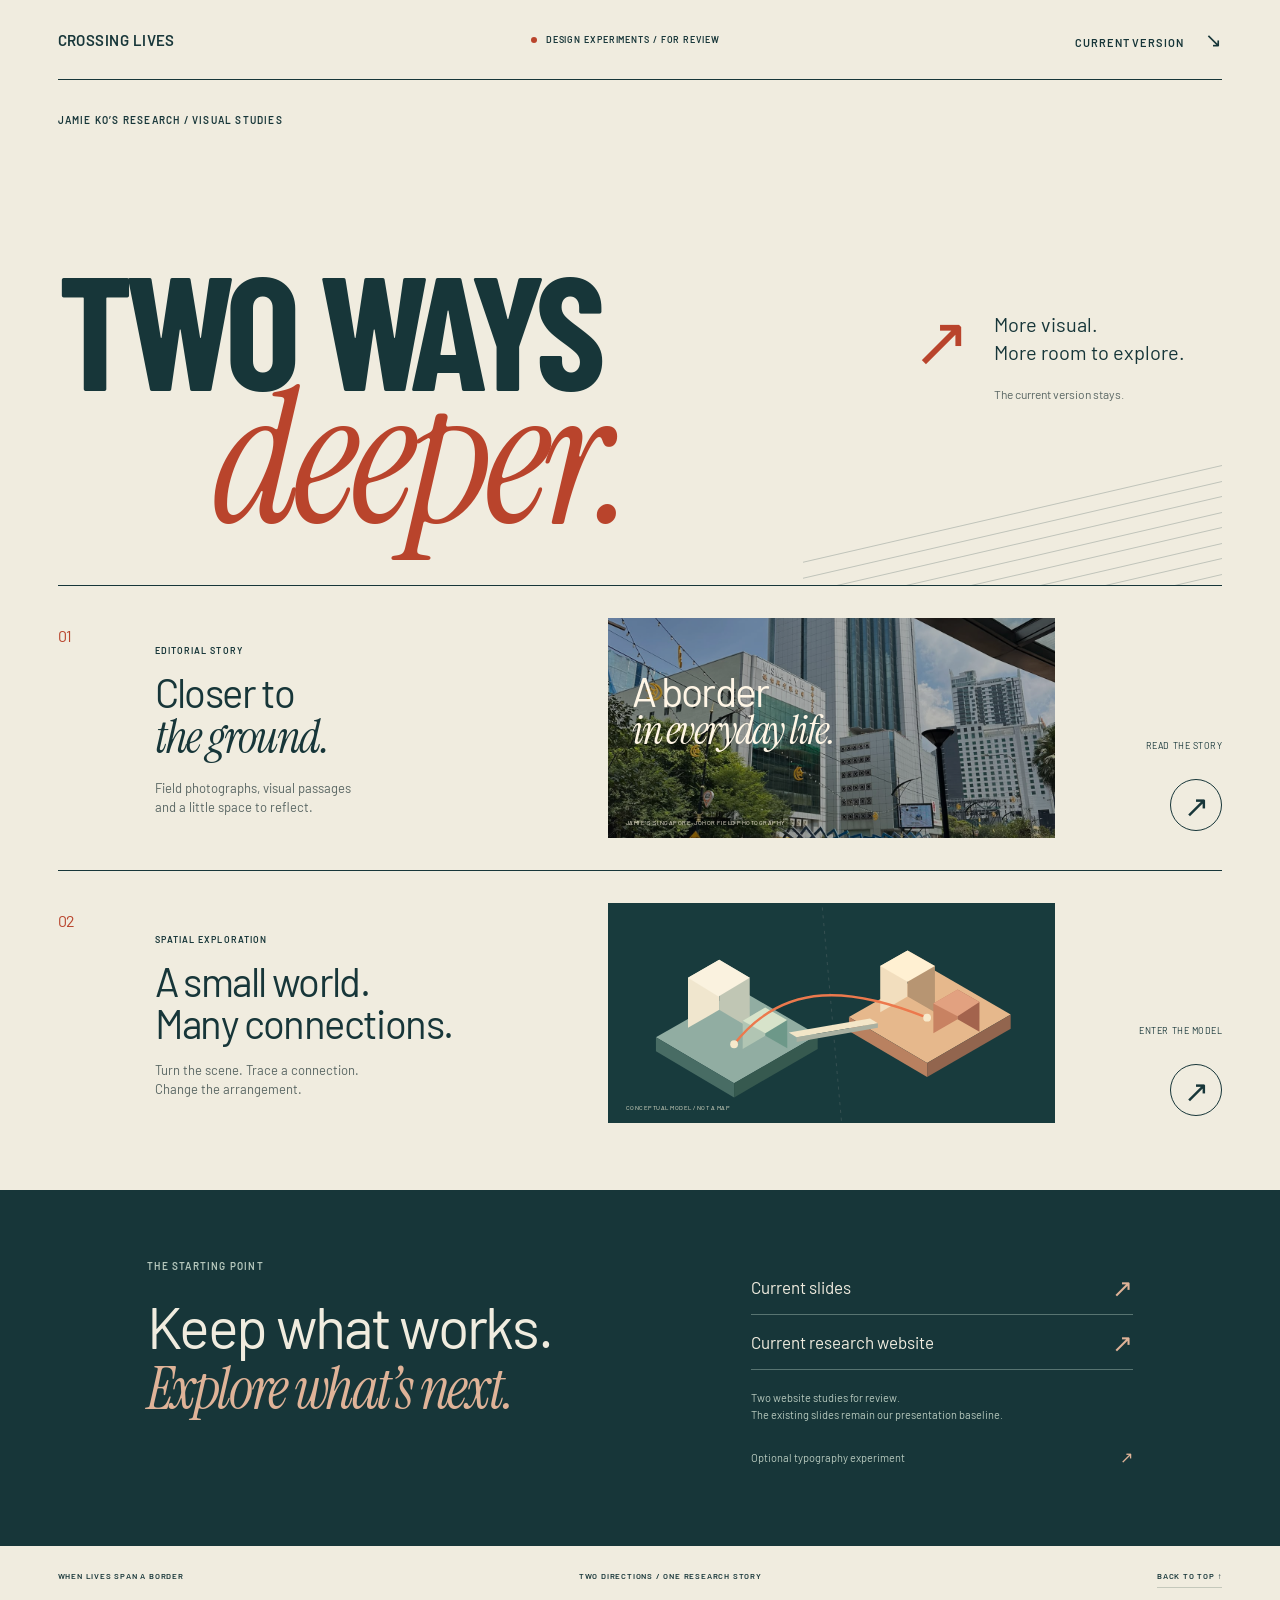
<file: samples/index.html>
<!doctype html>
<html lang="en">
<head>
  <meta charset="utf-8">
  <meta name="viewport" content="width=device-width, initial-scale=1">
  <meta name="description" content="Two visual website directions for exploring Jamie Ko’s Crossing Lives research.">
  <title>Two ways into the research — Crossing Lives</title>
  <link rel="stylesheet" href="launcher.css">
</head>
<body>
  <a class="skip" href="#directions">Skip to the samples</a>
  <header class="masthead">
    <a href="../research.html" class="wordmark">CROSSING LIVES</a>
    <span class="status"><i aria-hidden="true"></i> DESIGN EXPERIMENTS / FOR REVIEW</span>
    <a class="current-link" href="#reference">CURRENT VERSION <span aria-hidden="true">↘</span></a>
  </header>
  <main>
    <section class="intro" aria-labelledby="title">
      <p class="eyebrow">JAMIE KO’S RESEARCH / VISUAL STUDIES</p>
      <h1 id="title">TWO WAYS<br><em>deeper.</em></h1>
      <div class="intro-note"><span class="cross" aria-hidden="true">↗</span><p>More visual.<br>More room to explore.<br><span>The current version stays.</span></p></div>
      <div class="intro-lines" aria-hidden="true"><i></i><i></i><i></i><i></i><i></i><i></i><i></i><i></i></div>
    </section>
    <nav id="directions" class="directions" aria-label="Explore two research website directions">
      <a class="direction notes" href="field-notes/">
        <span class="number">01</span>
        <div class="direction-copy"><span class="kind">EDITORIAL STORY</span><h2>Closer to<br><em>the ground.</em></h2><p>Field photographs, visual passages<br>and a little space to reflect.</p></div>
        <div class="preview preview-notes" aria-hidden="true"><img src="assets/sgj-street.jpg" alt=""><span class="notes-preview-title">A border<br><em>in everyday life.</em></span><span class="scene-label">JAMIE’S SINGAPORE–JOHOR FIELD PHOTOGRAPHY</span></div>
        <span class="open"><span>READ THE STORY</span><b aria-hidden="true">↗</b></span>
      </a>
      <a class="direction world" href="border-world/">
        <span class="number">02</span>
        <div class="direction-copy"><span class="kind">SPATIAL EXPLORATION</span><h2>A small world.<br>Many connections.</h2><p>Turn the scene. Trace a connection.<br>Change the arrangement.</p></div>
        <div class="preview preview-world" aria-hidden="true">
          <svg viewBox="0 0 540 290" xmlns="http://www.w3.org/2000/svg">
            <path d="M257 0 283 290" stroke="#3e5758" stroke-width="1" stroke-dasharray="4 6"/>
            <path d="m45 176 107-61 100 58-107 62z" fill="#91ada2"/><path d="m45 176 100 59v18L45 194z" fill="#486c64"/><path d="m145 235 107-62v18l-107 62z" fill="#36594f"/>
            <path d="m292 150 107-61 100 58-107 62z" fill="#e6b88c"/><path d="m292 150 100 59v18l-100-59z" fill="#b98160"/><path d="m392 209 107-62v18l-107 62z" fill="#92654e"/>
            <path d="m215 170 104-18 10 6-104 18z" fill="#f3e6c8"/><path d="m225 176 104-18v6l-104 18z" fill="#a9b0a1"/>
            <path d="m86 164 40-23v-64l-40 23z" fill="#f0e6ce"/><path d="m126 141 39 23v-64l-39-23z" fill="#c0c6b4"/><path d="m86 100 40-23 39 23-40 24z" fill="#faf2df"/>
            <path d="m156 191 29-17v-36l-29 17z" fill="#b1c5b3"/><path d="m185 174 28 16v-36l-28-16z" fill="#6d9889"/><path d="m156 155 29-17 28 16-28 17z" fill="#d7e3ca"/>
            <path d="m332 144 35-20V65l-35 20z" fill="#f2debe"/><path d="m367 124 35 20V85l-35-20z" fill="#b79572"/><path d="m332 85 35-20 35 20-35 20z" fill="#fff0d2"/>
            <path d="m400 171 31-18v-38l-31 18z" fill="#c88262"/><path d="m431 153 28 16v-38l-28-16z" fill="#a3634d"/><path d="m400 133 31-18 28 16-28 18z" fill="#e2a180"/>
            <path d="M145 185C210 102 298 113 392 151" fill="none" stroke="#ec794d" stroke-width="3"/>
            <circle cx="145" cy="185" r="5" fill="#f7e9cb"/><circle cx="392" cy="151" r="5" fill="#f7e9cb"/>
          </svg><span class="scene-label">CONCEPTUAL MODEL / NOT A MAP</span>
        </div>
        <span class="open"><span>ENTER THE MODEL</span><b aria-hidden="true">↗</b></span>
      </a>
    </nav>
    <section id="reference" class="reference" aria-labelledby="reference-title">
      <div><p class="eyebrow">THE STARTING POINT</p><h2 id="reference-title">Keep what works.<br><em>Explore what’s next.</em></h2></div>
      <div class="reference-links"><a href="../presentation.html">Current slides <span aria-hidden="true">↗</span></a><a href="../research.html">Current research website <span aria-hidden="true">↗</span></a><p>Two website studies for review.<br>The existing slides remain our presentation baseline.</p><a class="optional-study" href="slide-rhythm/">Optional typography experiment <span aria-hidden="true">↗</span></a></div>
    </section>
  </main>
  <footer><span>WHEN LIVES SPAN A BORDER</span><span>TWO DIRECTIONS / ONE RESEARCH STORY</span><a href="#title">BACK TO TOP ↑</a></footer>
</body>
</html>
</file>
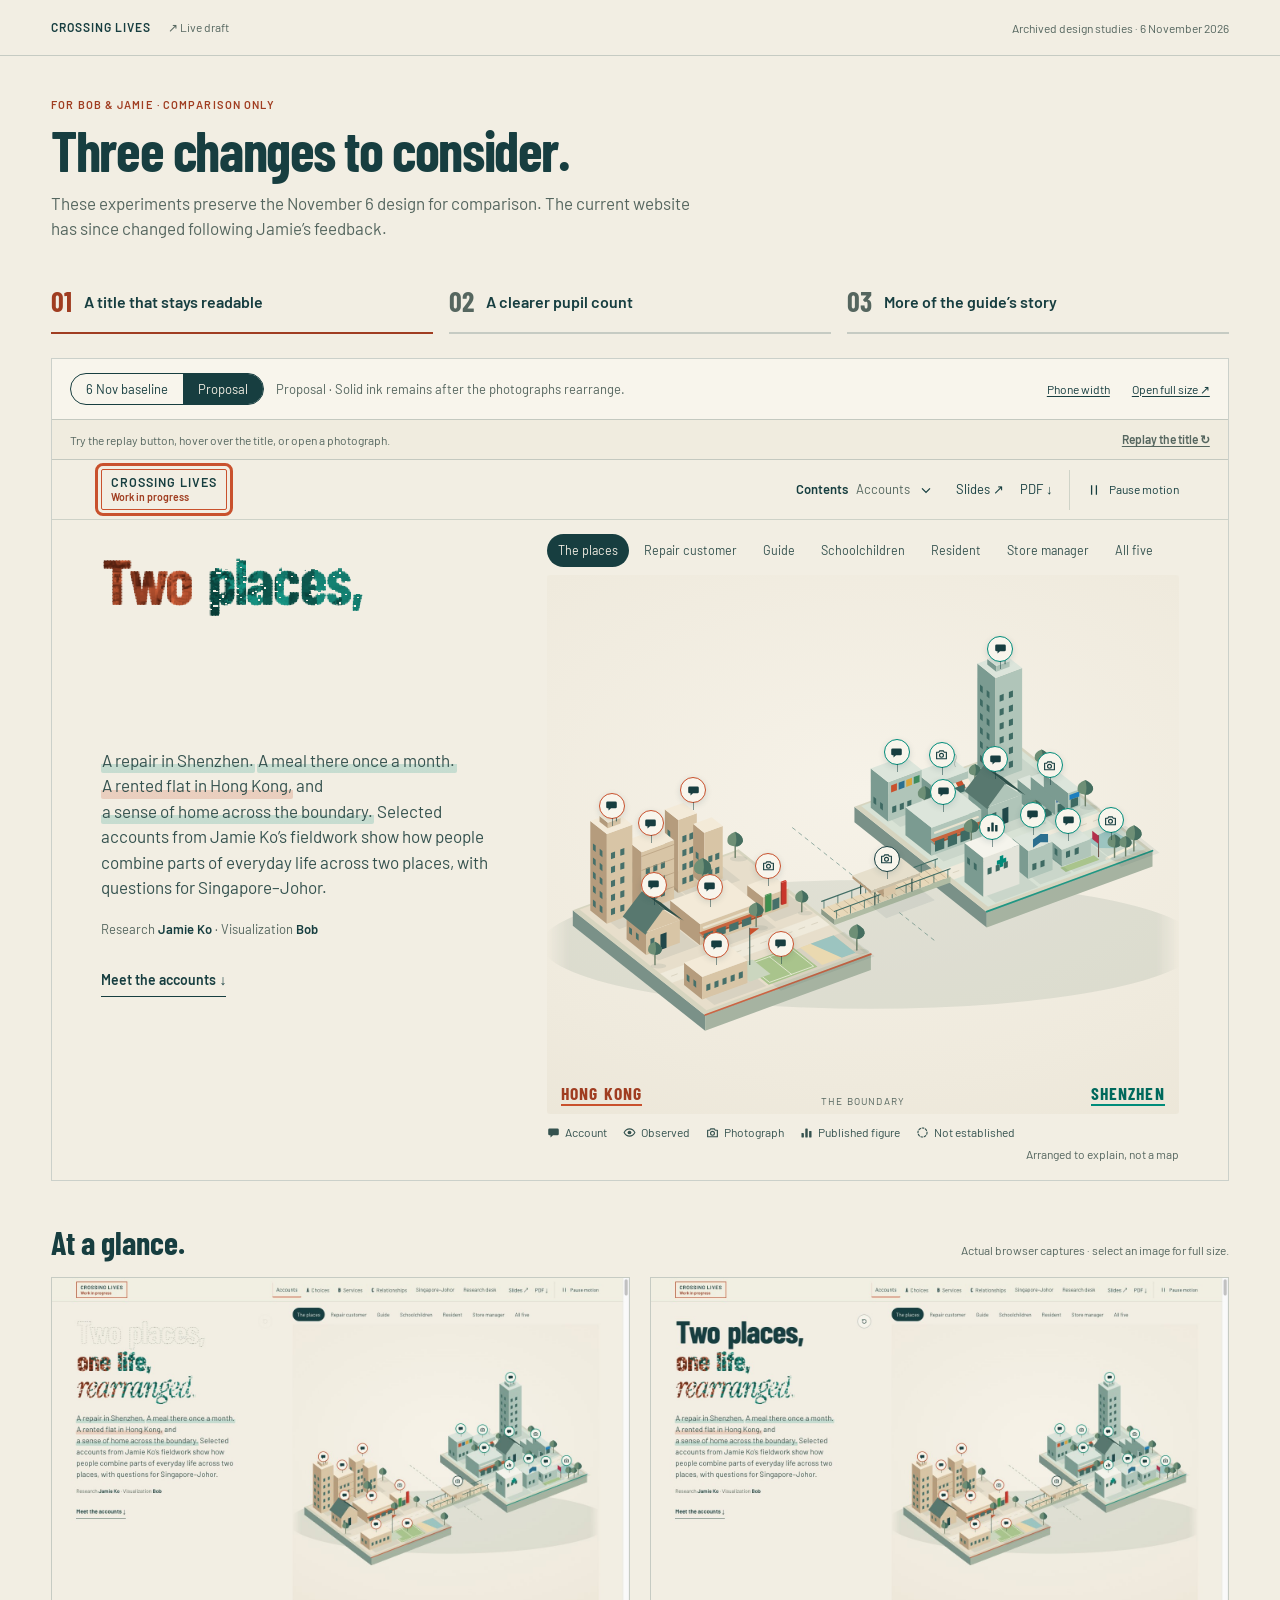
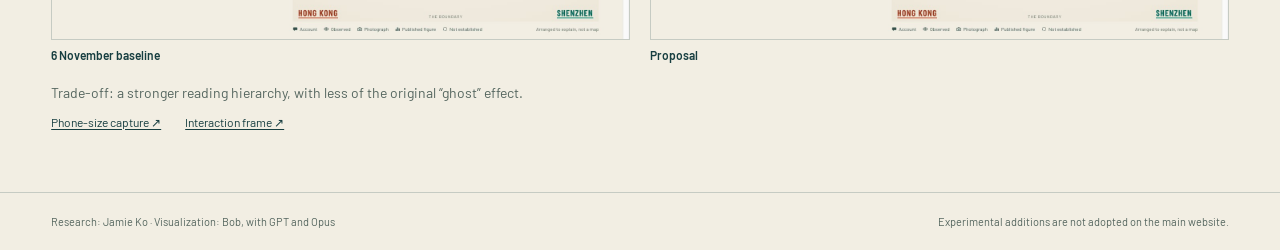
<file: experiments/20261106/index.html>
<!doctype html>
<html lang="en">
<head>
  <meta charset="utf-8"><meta name="viewport" content="width=device-width,initial-scale=1">
  <meta name="robots" content="noindex,nofollow"><meta name="theme-color" content="#f2eee3">
  <title>Crossing Lives · three visual studies</title>
  <link rel="stylesheet" href="review.css">
  <script src="review.js" defer></script>
</head>
<body>
  <header class="review-head"><a href="../../">CROSSING LIVES <span>↗ Live draft</span></a><p>Archived design studies · 6 November 2026</p></header>
  <main>
    <div class="intro"><p class="eyebrow">For Bob & Jamie · comparison only</p><h1>Three changes to consider.</h1><p>These experiments preserve the November 6 design for comparison. The current website has since changed following Jamie’s feedback.</p></div>
    <nav class="studies" aria-label="Choose a visual study">
      <button type="button" data-study="title" aria-pressed="true"><b>01</b><span>A title that stays readable</span></button>
      <button type="button" data-study="pupils" aria-pressed="false"><b>02</b><span>A clearer pupil count</span></button>
      <button type="button" data-study="guide" aria-pressed="false"><b>03</b><span>More of the guide’s story</span></button>
    </nav>
    <section class="comparison" aria-label="Interactive comparison">
      <div class="review-controls">
        <div class="variants" role="group" aria-label="Version"><button type="button" data-variant="original" aria-pressed="false">6 Nov baseline</button><button type="button" data-variant="proposal" aria-pressed="true">Proposal</button></div>
        <p id="variant-note" aria-live="polite">Proposal · solid ink remains after the photographs rearrange.</p>
        <button class="device" type="button" aria-pressed="false">Phone width</button>
        <a class="open-study" href="study.html?study=title&variant=proposal" target="_blank" rel="noopener">Open full size ↗</a>
      </div>
      <div class="try-line"><p id="try-it">Try the replay button, hover over the title, or open a photograph.</p><button type="button" id="try-action">Replay the title ↻</button></div>
      <div class="preview-wrap"><iframe title="Crossing Lives visual study" id="preview" src="study.html?study=title&variant=proposal" allow="fullscreen" loading="eager"></iframe></div>
      <p class="gpu-note" hidden>Study 02 uses the opt-in WebGPU model where your browser supports it. The screenshots below were captured with native WebGPU on a Mac; the ordinary SVG fallback remains available.</p>
    </section>
    <section class="captures" aria-labelledby="captures-title"><div class="capture-heading"><h2 id="captures-title">At a glance.</h2><p>Actual browser captures · select an image for full size.</p></div>
      <div class="capture-grid"><figure><a id="current-link" href="captures/title-current.jpg" target="_blank"><img id="current-capture" src="captures/title-current.jpg" alt="Current title after the photographs rearrange." width="1440" height="900" loading="lazy"></a><figcaption>6 November baseline</figcaption></figure><figure><a id="proposal-link" href="captures/title-proposal.jpg" target="_blank"><img id="proposal-capture" src="captures/title-proposal.jpg" alt="Proposed title with solid ink after the photographs rearrange." width="1440" height="900" loading="lazy"></a><figcaption>Proposal</figcaption></figure></div>
      <p class="tradeoff" id="tradeoff">Trade-off: a stronger reading hierarchy, with less of the original “ghost” effect.</p>
      <p class="capture-extras"><a id="phone-capture" href="captures/title-phone.jpg" target="_blank">Phone-size capture ↗</a><a id="interaction-capture" href="captures/title-in-motion.jpg" target="_blank">Interaction frame ↗</a></p>
    </section>
  </main>
  <footer><span>Research: Jamie Ko · Visualization: Bob, with GPT and Opus</span><span>Experimental additions are not adopted on the main website.</span></footer>
</body>
</html>
</file>
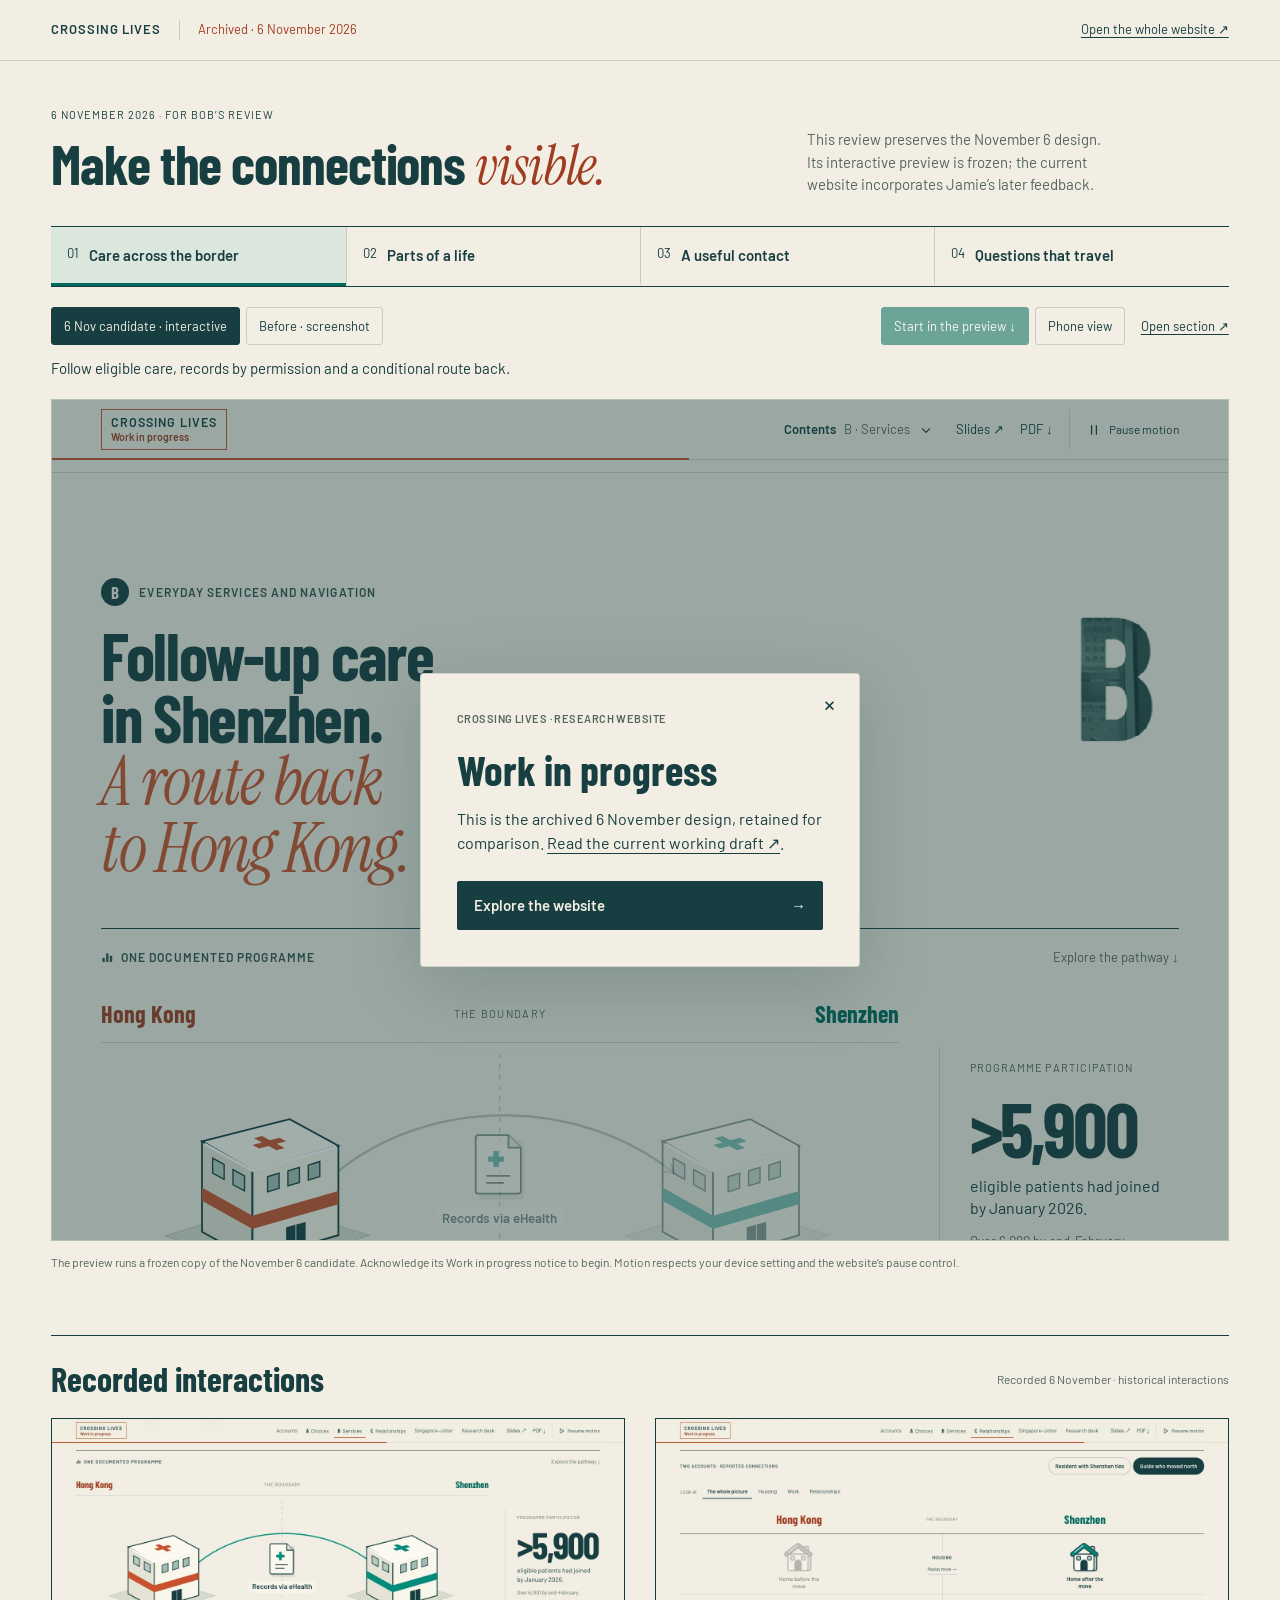
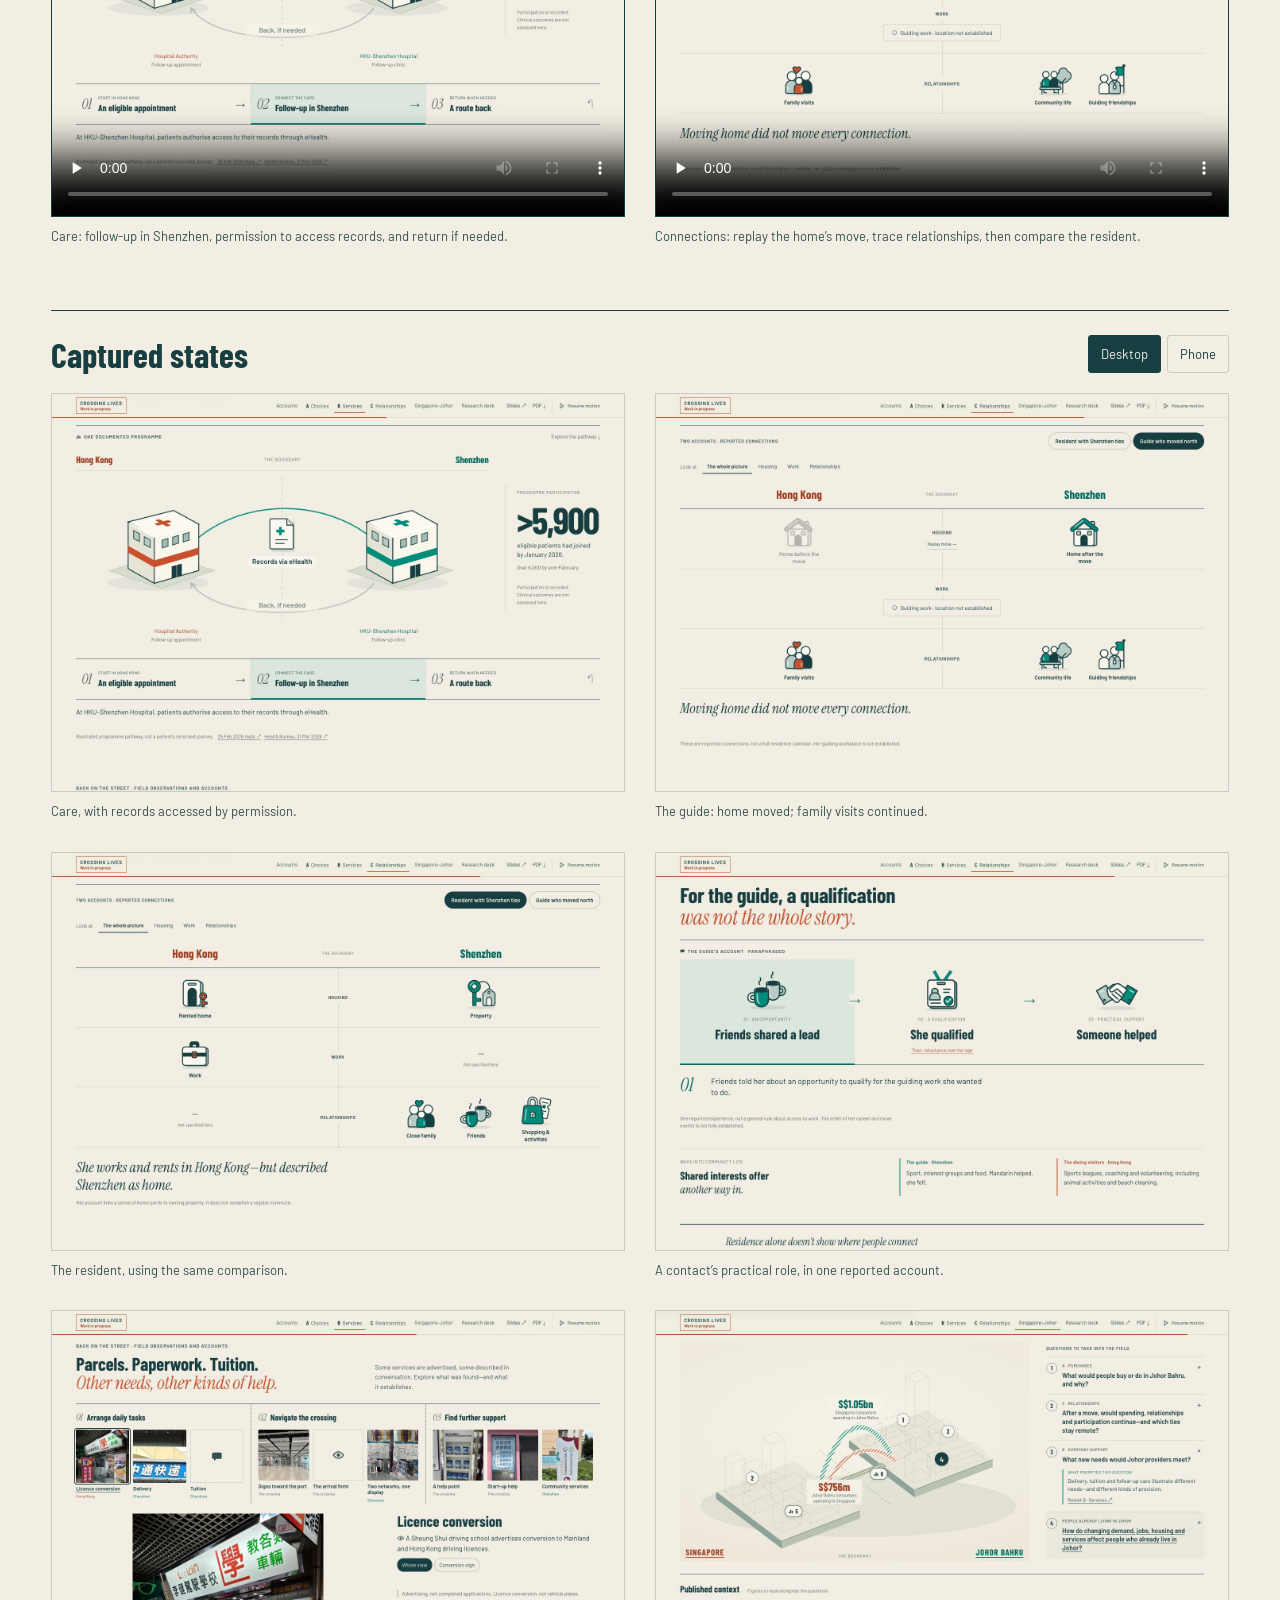
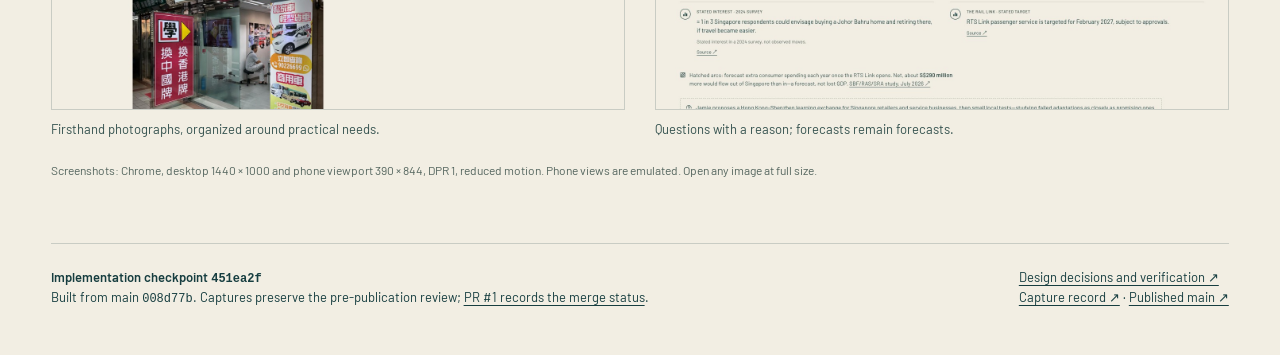
<file: review/connected-20261106/index.html>
<!doctype html>
<html lang="en"><head><meta charset="utf-8"><meta name="viewport" content="width=device-width,initial-scale=1"><title>Crossing Lives · Archived candidate review</title><link rel="icon" type="image/svg+xml" href="../../feature/assets/favicon.svg"><link rel="stylesheet" href="review.css"></head>
<body>
<header class="review-head"><div><a class="wordmark" href="../../">Crossing Lives</a><span class="draft">Archived · 6 November 2026</span></div><a href="../../" target="_blank" rel="noopener">Open the whole website ↗</a></header>
<main>
  <div class="intro"><div><p class="eyebrow">6 November 2026 · For Bob’s review</p><h1>Make the connections <em>visible.</em></h1></div><p>This review preserves the November 6 design. Its interactive preview is frozen; the current website incorporates Jamie’s later feedback.</p></div>
  <nav class="scenes" aria-label="Choose a change to review"><button data-scene="care" aria-pressed="true">01 <span>Care across the border</span></button><button data-scene="connections" aria-pressed="false">02 <span>Parts of a life</span></button><button data-scene="contacts" aria-pressed="false">03 <span>A useful contact</span></button><button data-scene="johor" aria-pressed="false">04 <span>Questions that travel</span></button></nav>
  <div class="review-bar"><div class="versions" role="group" aria-label="Review version"><button data-version="candidate" aria-pressed="true">6 Nov candidate · interactive</button><button data-version="before" aria-pressed="false">Before · screenshot</button></div><div class="review-actions"><button id="try" disabled>Start in the preview ↓</button><button id="phone" aria-pressed="false">Phone view</button><a id="full-scene" href="snapshot/#services" target="_blank" rel="noopener">Open section ↗</a></div></div>
  <p class="scene-description" id="scene-description" aria-live="polite">Follow eligible care, records by permission and a conditional route back.</p>
  <div class="preview-wrap"><iframe id="candidate" title="Archived November 6 Crossing Lives candidate" src="snapshot/#services" loading="eager"></iframe><figure id="before" hidden><img src="assets/before-care.jpg" alt="Care pathway in the published main edition"><figcaption>Published main, captured 6 November · 1440 × 1000. This is a screenshot; select Candidate to interact.</figcaption></figure></div>
  <p class="preview-note">The preview runs a frozen copy of the November 6 candidate. Acknowledge its Work in progress notice to begin. Motion respects your device setting and the website’s pause control.</p>

  <section class="recordings" aria-labelledby="recordings-title"><div class="section-title"><h2 id="recordings-title">Recorded interactions</h2><span>Recorded 6 November · historical interactions</span></div><div class="video-grid"><figure><video controls preload="none" poster="assets/care-desktop.jpg"><source src="assets/care-interaction.webm" type="video/webm"></video><figcaption>Care: follow-up in Shenzhen, permission to access records, and return if needed.</figcaption></figure><figure><video controls preload="none" poster="assets/connections-desktop.jpg"><source src="assets/connections-interaction.webm" type="video/webm"></video><figcaption>Connections: replay the home’s move, trace relationships, then compare the resident.</figcaption></figure></div></section>

  <section class="captures" aria-labelledby="captures-title"><div class="section-title"><h2 id="captures-title">Captured states</h2><div class="capture-switch" role="group" aria-label="Screenshot size"><button data-shots="desktop" aria-pressed="true">Desktop</button><button data-shots="phone" aria-pressed="false">Phone</button></div></div><div class="capture-grid">
    <figure><a data-shot="care" href="assets/care-desktop.jpg"><img src="assets/care-desktop.jpg" alt="Care programme with the Shenzhen follow-up step selected" loading="lazy"></a><figcaption>Care, with records accessed by permission.</figcaption></figure>
    <figure><a data-shot="connections" href="assets/connections-desktop.jpg"><img src="assets/connections-desktop.jpg" alt="Guide’s housing, work and relationships aligned across Hong Kong and Shenzhen" loading="lazy"></a><figcaption>The guide: home moved; family visits continued.</figcaption></figure>
    <figure><a data-shot="resident" href="assets/resident-desktop.jpg"><img src="assets/resident-desktop.jpg" alt="Resident account in the same fixed comparison rows" loading="lazy"></a><figcaption>The resident, using the same comparison.</figcaption></figure>
    <figure><a data-shot="contacts" href="assets/contacts-desktop.jpg"><img src="assets/contacts-desktop.jpg" alt="Friends, qualification, a barrier and someone who helped" loading="lazy"></a><figcaption>A contact’s practical role, in one reported account.</figcaption></figure>
    <figure><a data-shot="fieldwork" href="assets/fieldwork-desktop.jpg"><img src="assets/fieldwork-desktop.jpg" alt="Field photographs grouped around the practical tasks they address" loading="lazy"></a><figcaption>Firsthand photographs, organized around practical needs.</figcaption></figure>
    <figure><a data-shot="johor" href="assets/johor-desktop.jpg"><img src="assets/johor-desktop.jpg" alt="Johor questions linked to the earlier research, with published context separate" loading="lazy"></a><figcaption>Questions with a reason; forecasts remain forecasts.</figcaption></figure>
  </div><p class="capture-note">Screenshots: Chrome, desktop 1440 × 1000 and phone viewport 390 × 844, DPR 1, reduced motion. Phone views are emulated. Open any image at full size.</p></section>

  <footer><p><b>Implementation checkpoint <code>451ea2f</code></b><br>Built from main <code>008d77b</code>. Captures preserve the pre-publication review; <a href="https://github.com/bobshenruililin/jamie-crossing-lives-site/pull/1" target="_blank" rel="noopener">PR #1 records the merge status</a>.</p><p><a href="../../docs/CONNECTED-EDITION-20261106.md">Design decisions and verification ↗</a><br><a href="assets/manifest.json">Capture record ↗</a> · <a href="https://bobshenruililin.github.io/jamie-crossing-lives-site/" target="_blank" rel="noopener">Published main ↗</a></p></footer>
</main><script type="module" src="review.js"></script></body></html>
</file>
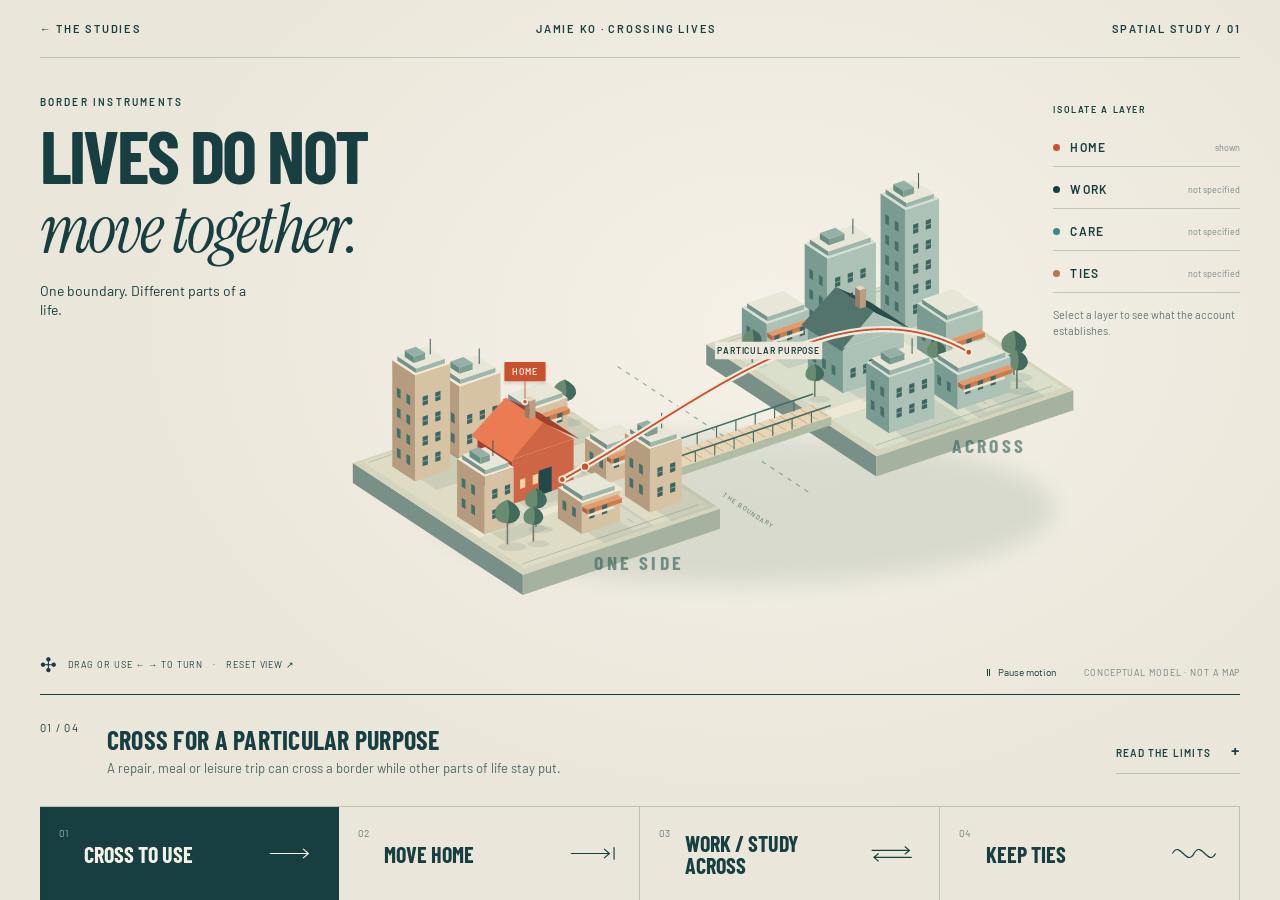
<file: samples/border-world/index.html>
<!doctype html>
<html lang="en">
<head>
  <meta charset="utf-8">
  <meta name="viewport" content="width=device-width, initial-scale=1">
  <meta name="theme-color" content="#eae6da">
  <title>Border instruments — a spatial study</title>
  <link rel="stylesheet" href="world.css">
</head>
<body>
  <main class="instrument" aria-label="A conceptual spatial model of lives across a border">
    <header class="topline"><a href="../index.html" class="back">← THE STUDIES</a><span>JAMIE KO · CROSSING LIVES</span><span class="edition">SPATIAL STUDY / 01</span></header>
    <div class="heading"><p class="kicker">BORDER INSTRUMENTS</p><h1>Lives do not<br><em>move together.</em></h1><p class="subheading">One boundary. Different parts of a life.</p></div>
    <aside class="layer-panel" aria-label="Parts of a life"><span class="panel-label">ISOLATE A LAYER</span><div id="layers"></div><p id="layer-help">Select a layer to see what the account establishes.</p></aside>
    <section class="world" aria-label="Interactive conceptual miniature">
      <svg id="scene" viewBox="0 0 1400 800" role="img" tabindex="0" aria-labelledby="scene-title scene-description" aria-keyshortcuts="ArrowLeft ArrowRight Home"><title id="scene-title">Two sides of a boundary, connected by different parts of life</title><desc id="scene-description">A conceptual architectural miniature. Select one of four arrangements below to change the home, work or study, particular-purpose use, and personal ties shown. These are illustrative relationships, not map routes.</desc></svg>
      <div class="world-instruction"><span class="tiny-cross">✣</span> DRAG OR USE ← → TO TURN <span>·</span> <button id="reset-view" type="button">RESET VIEW ↗</button></div>
      <div class="camera-controls"><button id="motion" type="button" aria-pressed="false">Ⅱ <span>Pause motion</span></button><span class="model-tag">CONCEPTUAL MODEL · NOT A MAP</span></div>
    </section>
    <section class="reading" aria-live="polite" aria-atomic="true"><span id="case-number">01 / 04</span><div><h2 id="case-title">Cross for a particular purpose</h2><p id="case-note"></p></div><button id="evidence-button" aria-expanded="false" aria-controls="evidence" type="button">READ THE LIMITS <span>+</span></button></section>
    <nav class="arrangements" aria-label="Select a life arrangement">
      <button data-case="use" aria-pressed="true"><span class="case-index">01</span><span>Cross to use</span><svg viewBox="0 0 70 24" aria-hidden="true"><path d="M5 12h50m-7-6 7 6-7 6"/></svg></button>
      <button data-case="move" aria-pressed="false"><span class="case-index">02</span><span>Move home</span><svg viewBox="0 0 70 24" aria-hidden="true"><path d="M5 12h50m-7-6 7 6-7 6M61 4v16"/></svg></button>
      <button data-case="work" aria-pressed="false"><span class="case-index">03</span><span>Work / study across</span><svg viewBox="0 0 70 24" aria-hidden="true"><path d="M6 8h49m-6-5 6 5-6 5M58 17H9m6-5-6 5 6 5"/></svg></button>
      <button data-case="ties" aria-pressed="false"><span class="case-index">04</span><span>Keep ties</span><svg viewBox="0 0 70 24" aria-hidden="true"><path d="M7 12c10-18 18 18 28 0s18 18 28 0"/></svg></button>
    </nav>
    <div id="evidence" class="evidence" hidden><button class="close-evidence" type="button" aria-label="Close evidence details">×</button><p class="kicker">WHAT THIS MODEL CAN SAY</p><h3>Relationships, not routes.</h3><p id="evidence-note"></p><dl id="facts"></dl><p class="evidence-footer">Four illustrative arrangements from the current research presentation. They overlap; they are not a population classification. Architecture, distances and paths are original explanatory illustration. CARE is not established in these four accounts.</p></div>
    <noscript><div class="no-script">This model needs JavaScript for its spatial view. The four source arrangements are: cross for a particular purpose; move home and retain connections; separate residence and work or study; stay based in Hong Kong and keep ties elsewhere. These are illustrations, not population categories or mapped routes.</div></noscript>
  </main>
  <script src="world.js"></script>
</body>
</html>
</file>
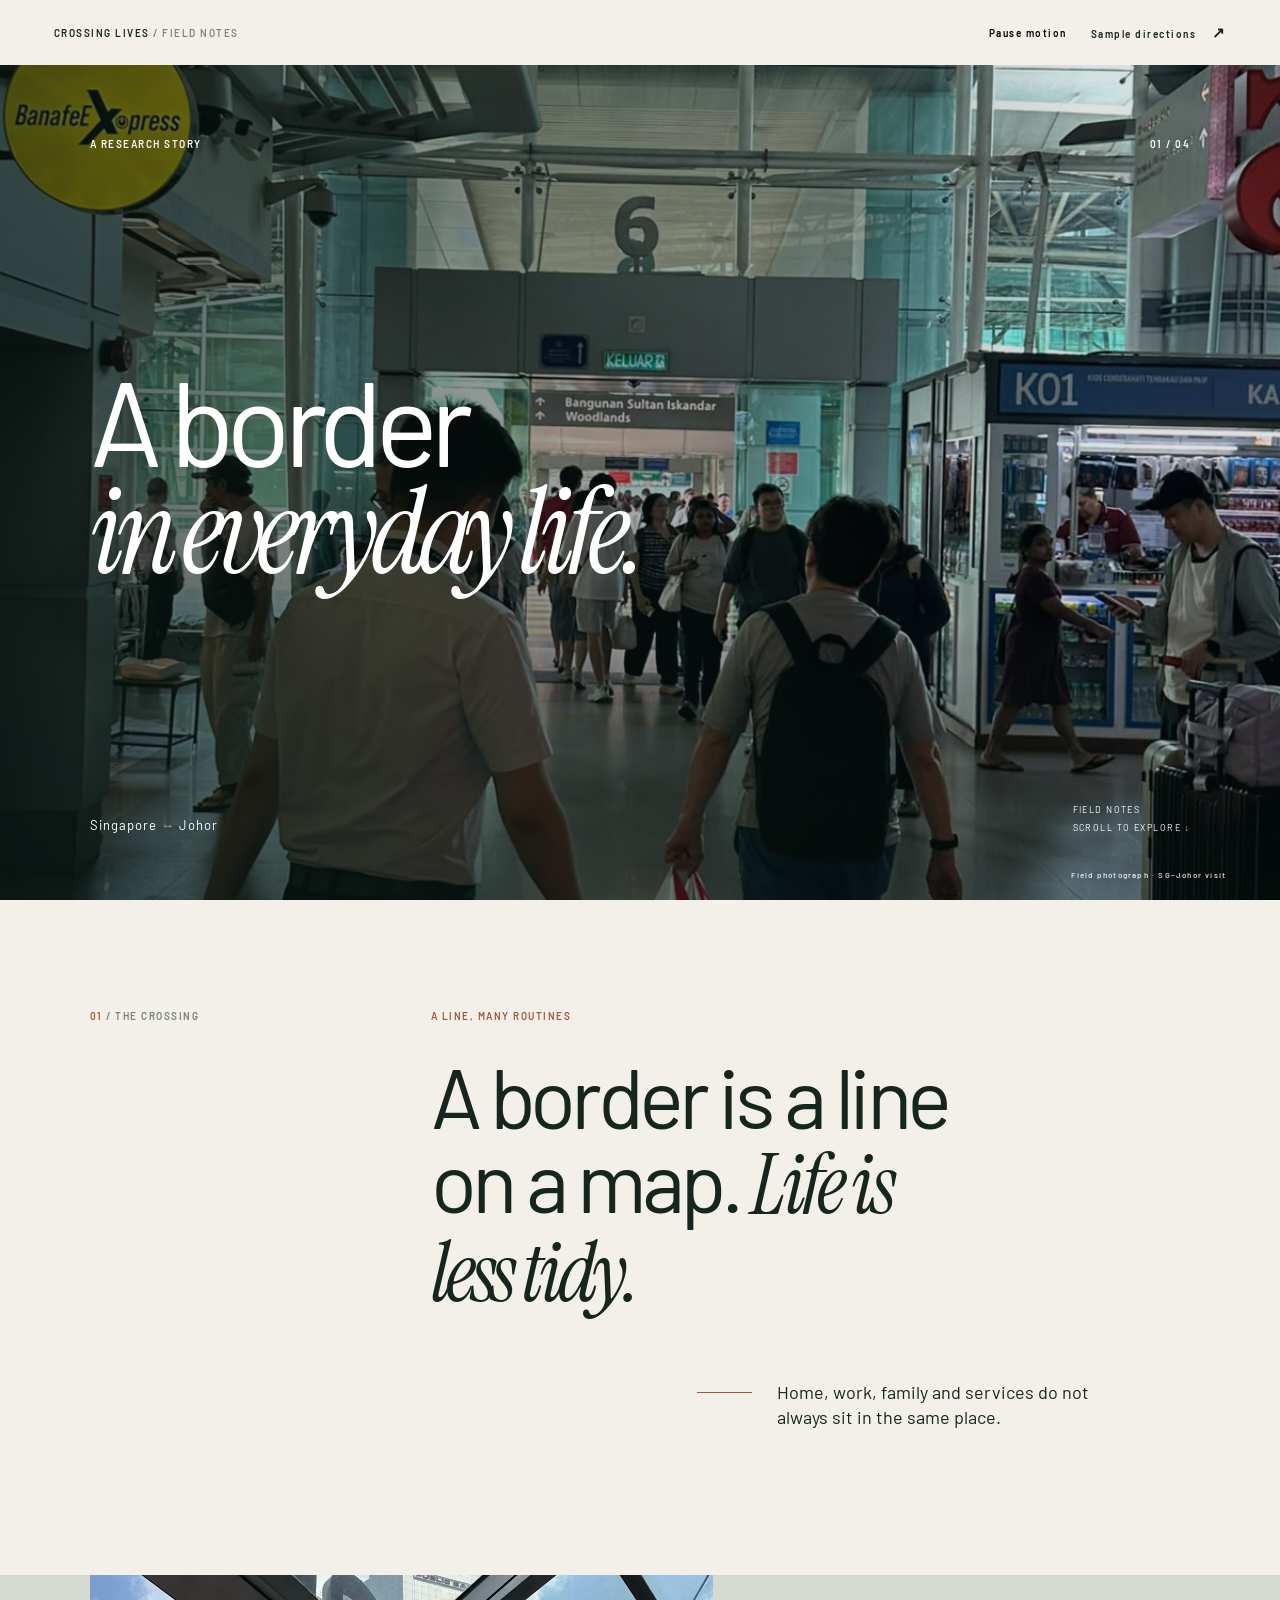
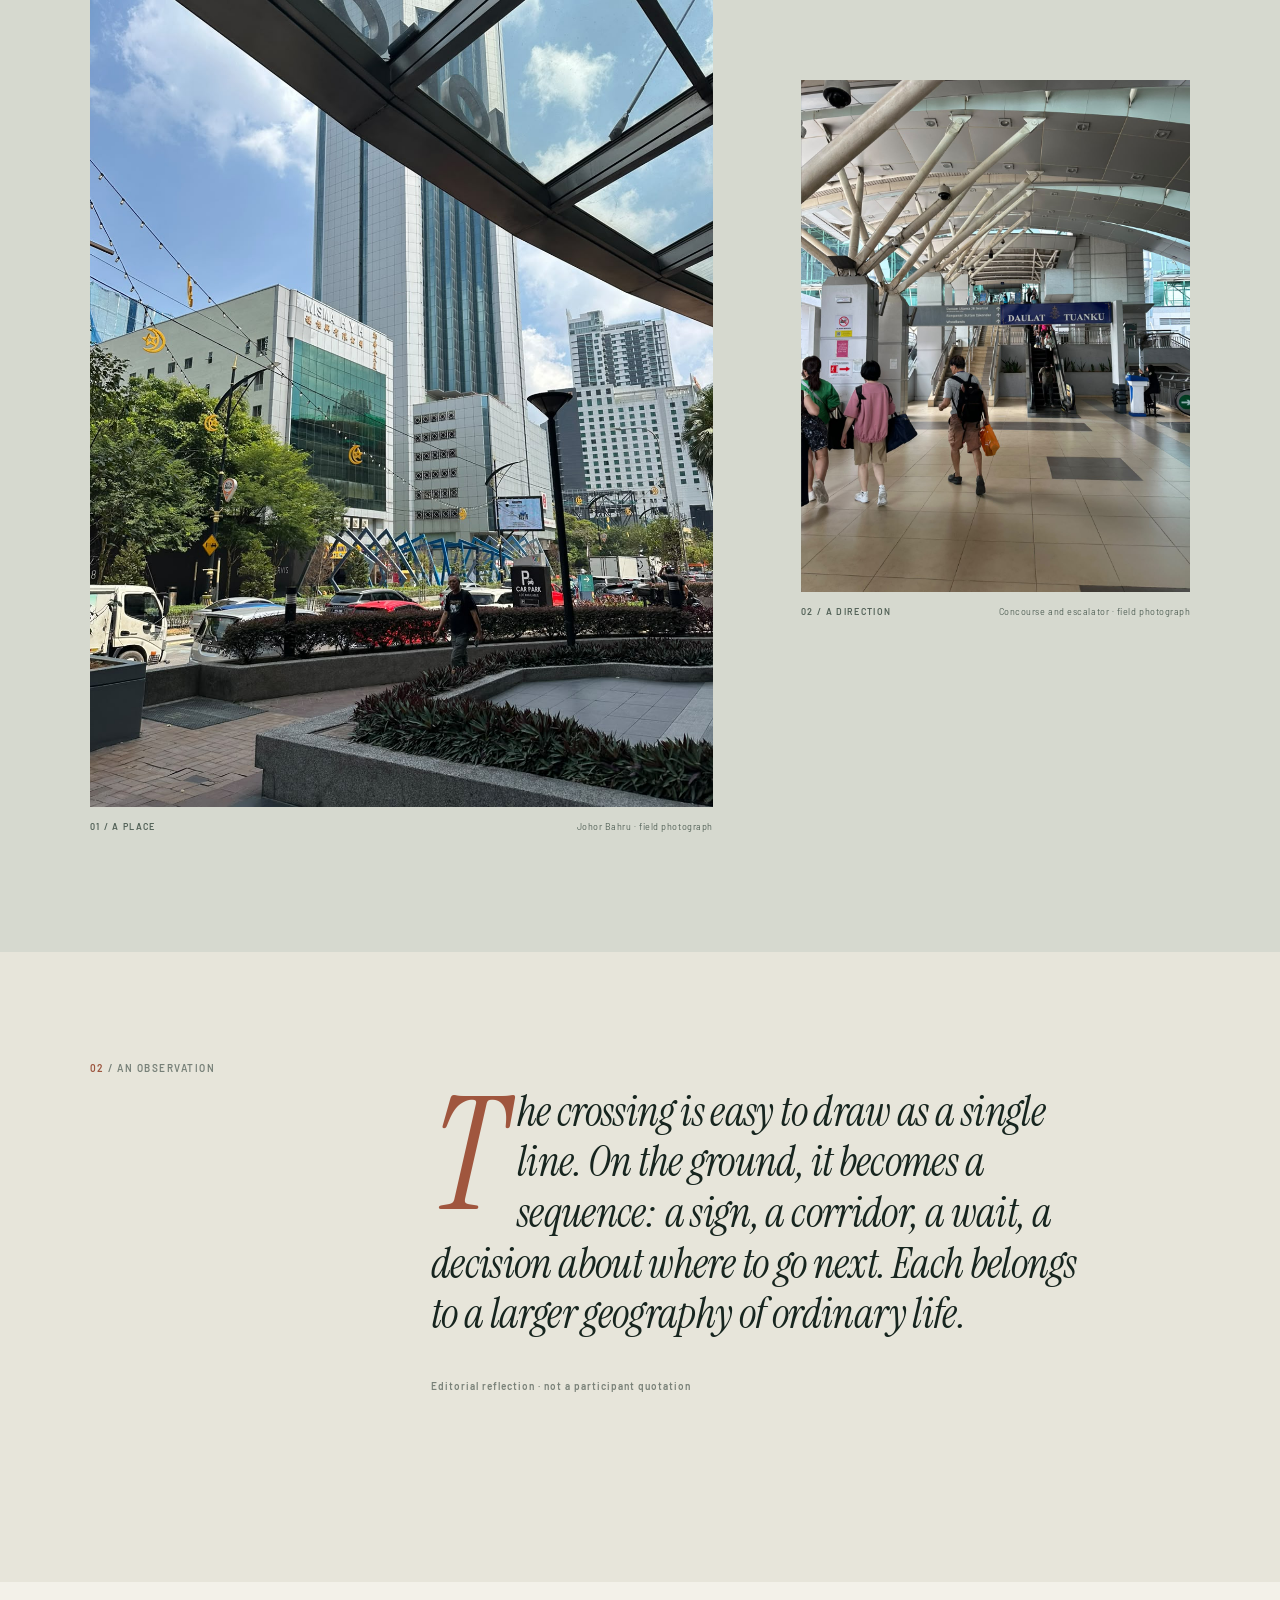
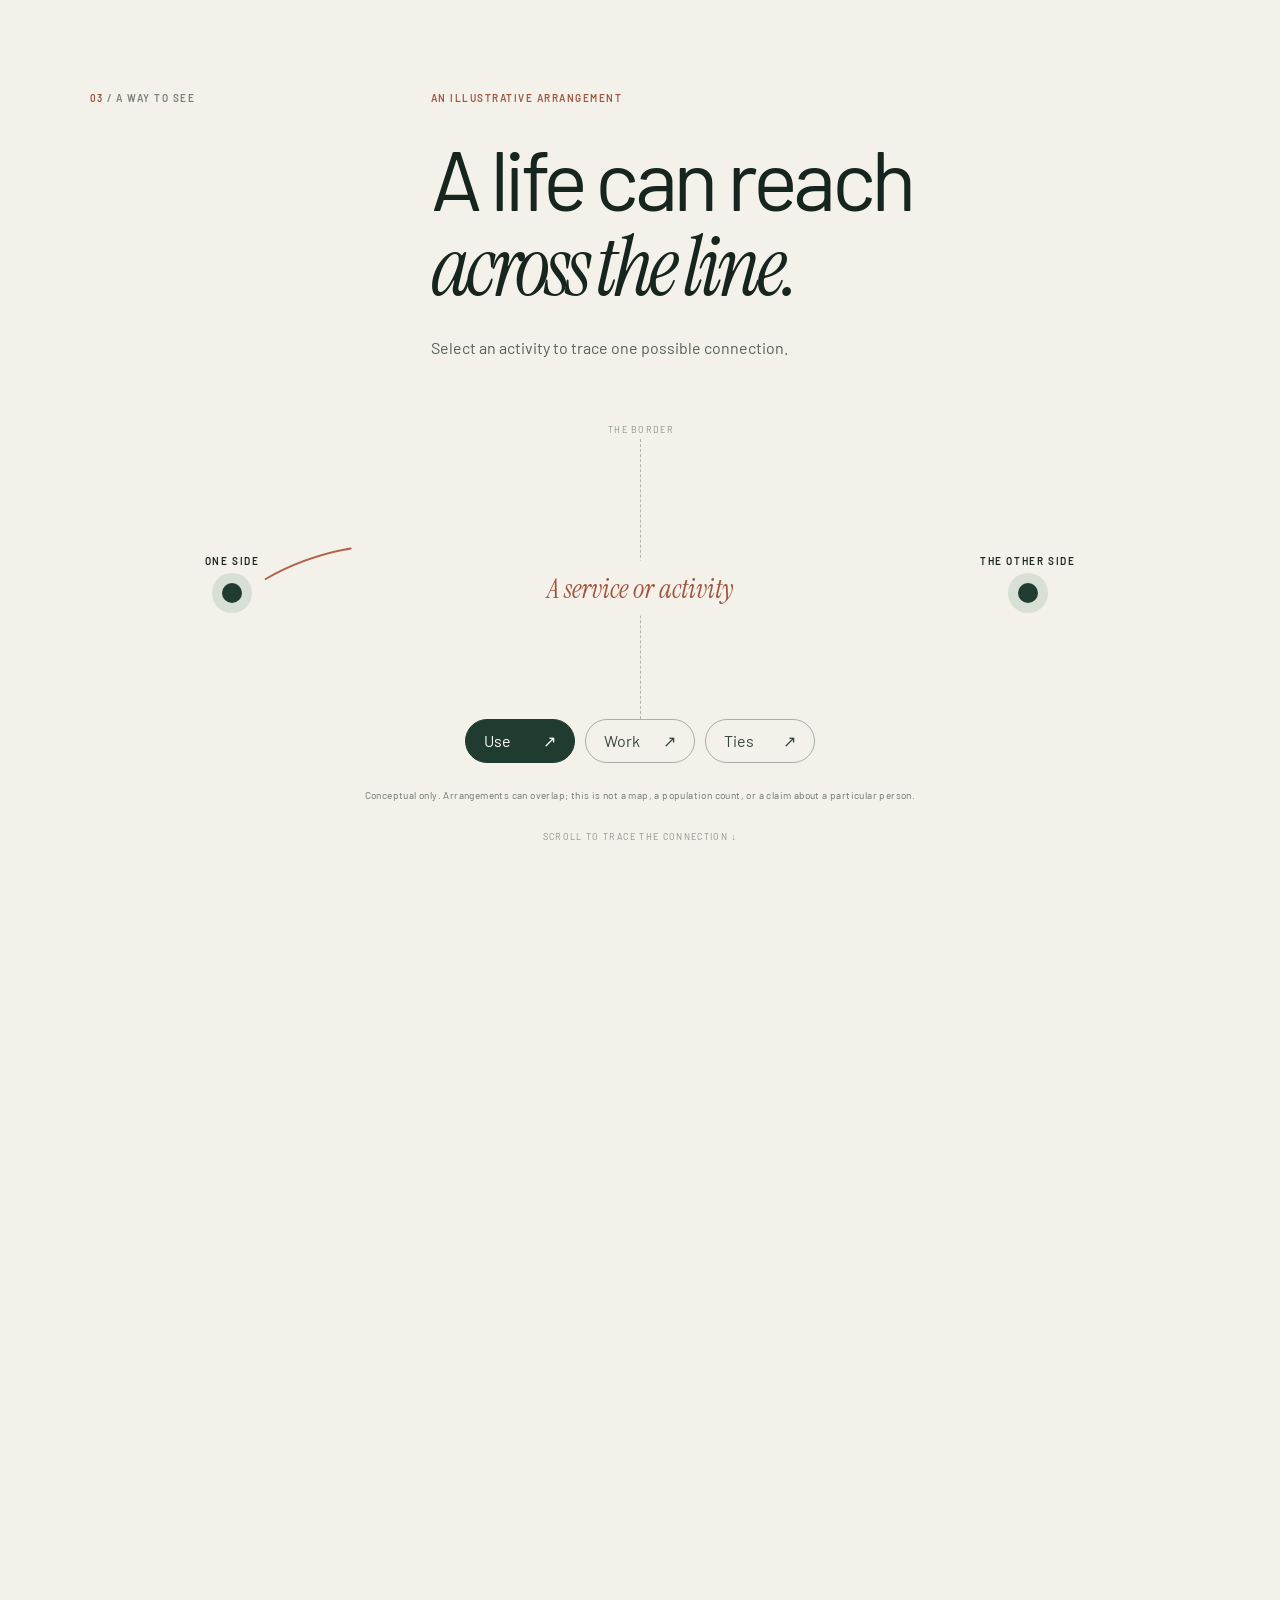
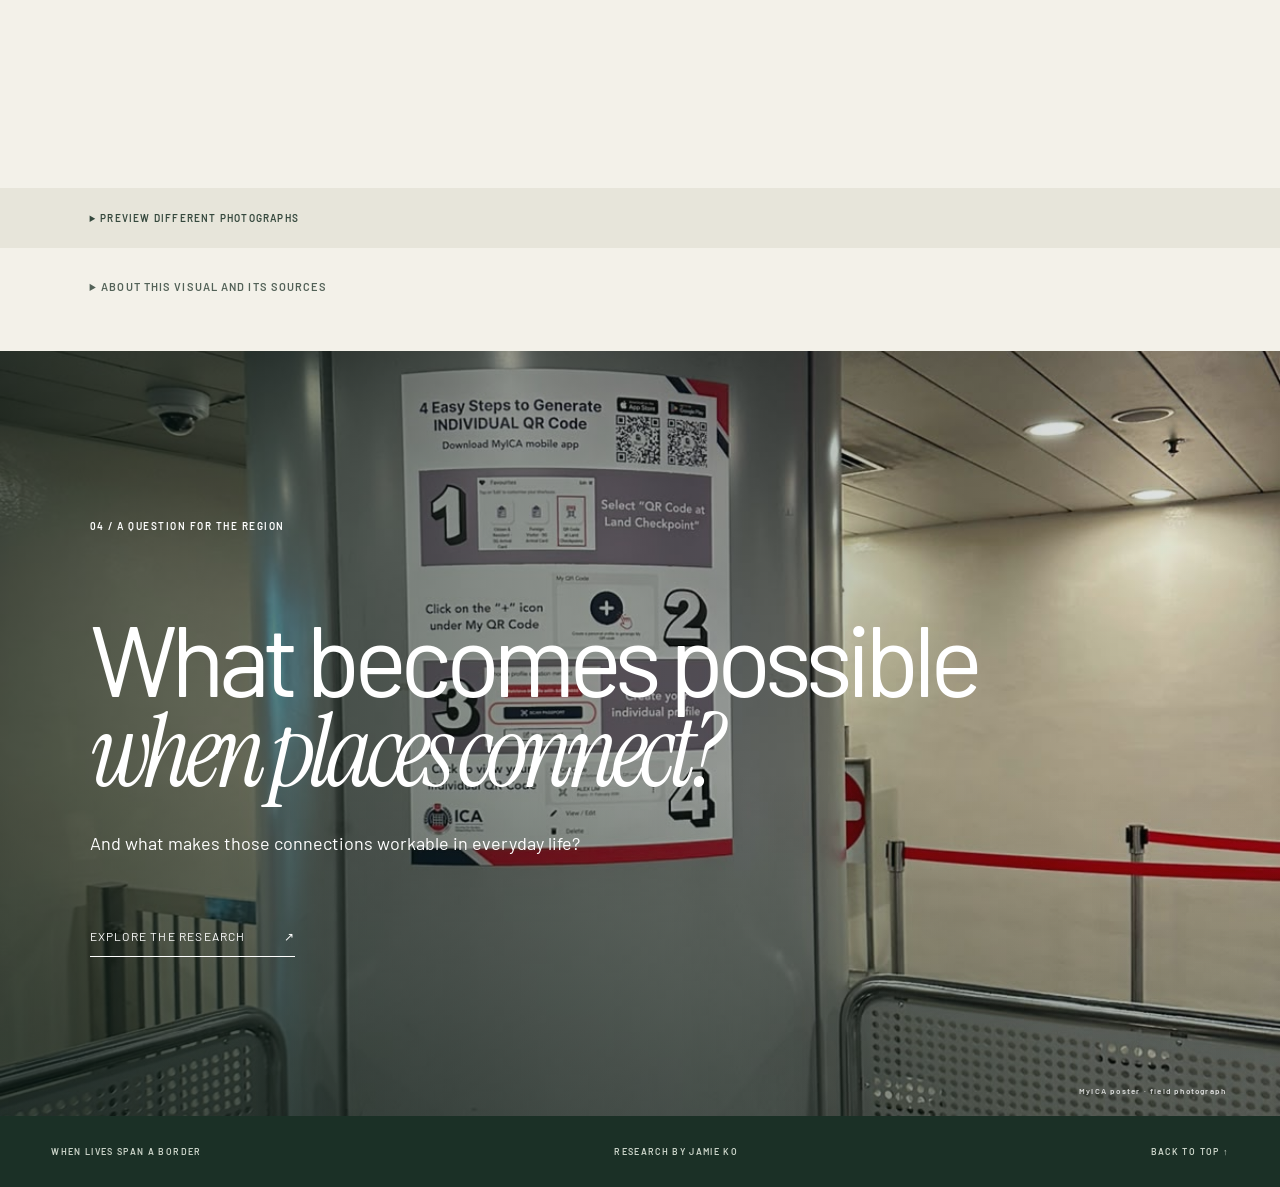
<file: samples/field-notes/index.html>
<!doctype html>
<html lang="en">
<head>
<meta charset="utf-8"><meta name="viewport" content="width=device-width,initial-scale=1">
<title>Field notes — When lives span a border</title>
<link rel="stylesheet" href="style.css">
</head>
<body>
<a class="skip" href="#story">Skip to the story</a>
<header class="top"><a href="../../research.html" class="brand">CROSSING LIVES <span> / FIELD NOTES</span></a><div class="top-actions"><button id="motion" aria-pressed="false">Pause motion</button><a class="back" href="../index.html">Sample directions <span>↗</span></a></div></header>

<main id="story">
<section class="cover photo" aria-labelledby="title">
  <div class="cover-shade"></div><div class="cover-content"><p class="kicker light">A RESEARCH STORY <span>01 / 04</span></p><h1 id="title">A border<br><em>in everyday life.</em></h1><div class="cover-bottom"><p>Singapore <span>↔</span> Johor</p><p>FIELD NOTES<br>SCROLL TO EXPLORE <span>↓</span></p></div></div>
  <p class="photo-credit" data-credit="0">Field photograph · SG–Johor visit</p>
</section>
<section class="opening section-pad"><div class="section-index">01 <span> / THE CROSSING</span></div><div class="opening-content"><p class="overline">A LINE, MANY ROUTINES</p><h2>A border is a line<br>on a map. <em>Life is<br>less tidy.</em></h2><div class="opening-foot"><span class="rule"></span><p>Home, work, family and services do not always sit in the same place.</p></div></div></section>
<section class="photo-pair" aria-label="Field photographs from the Singapore–Johor border"><figure class="photo-large"><div class="img img-one" role="img" aria-label="Buildings in Johor Bahru"></div><figcaption><span>01 / A PLACE</span><span>Johor Bahru · field photograph</span></figcaption></figure><figure class="photo-small"><div class="img img-two" role="img" aria-label="Concourse with an escalator and signs toward Woodlands"></div><figcaption><span>02 / A DIRECTION</span><span>Concourse and escalator · field photograph</span></figcaption></figure></section>
<section class="interlude section-pad"><div class="section-index">02 <span> / AN OBSERVATION</span></div><div class="interlude-body"><span class="drop">T</span><p>he crossing is easy to draw as a single line. On the ground, it becomes a sequence: a sign, a corridor, a wait, a decision about where to go next. Each belongs to a larger geography of ordinary life.</p><p class="note">Editorial reflection · not a participant quotation</p></div></section>
<section class="mechanism section-pad" aria-labelledby="mechanism-title"><div class="mechanism-head"><div class="section-index">03 <span> / A WAY TO SEE</span></div><div><p class="overline">AN ILLUSTRATIVE ARRANGEMENT</p><h2 id="mechanism-title">A life can reach<br><em>across the line.</em></h2><p class="mechanism-intro">Select an activity to trace one possible connection.</p></div></div><div class="diagram-journey"><div class="diagram-stage"><div class="diagram"><div class="border-line"><span>THE BORDER</span></div><div class="place place-left"><span>ONE SIDE</span><i></i></div><div class="place place-right"><span>THE OTHER SIDE</span><i></i></div><svg class="connection" viewBox="0 0 1000 260" preserveAspectRatio="none" aria-hidden="true"><g class="route route-use"><path pathLength="1" d="M130 130 C340 15 660 245 870 130" /></g><g class="route route-work"><path pathLength="1" d="M130 130 C330 130 670 130 870 130" /><path class="parallel" pathLength="1" d="M130 146 C330 146 670 146 870 146" /></g><g class="route route-ties"><path pathLength="1" d="M130 130 C330 130 640 40 870 45" /><path pathLength="1" d="M130 130 C340 130 660 130 870 130" /><path pathLength="1" d="M130 130 C330 130 640 220 870 215" /></g></svg><div class="diagram-label" id="diagram-label">A service or activity</div></div><div class="selectors" role="group" aria-label="Choose an illustrative activity"><button class="active" aria-pressed="true" data-route="use" data-label="A service or activity">Use <span>↗</span></button><button aria-pressed="false" data-route="work" data-label="Work or study">Work <span>↗</span></button><button aria-pressed="false" data-route="ties" data-label="Family and social ties">Ties <span>↗</span></button></div><p class="diagram-note">Conceptual only. Arrangements can overlap; this is not a map, a population count, or a claim about a particular person.</p><p class="scroll-hint">SCROLL TO TRACE THE CONNECTION ↓</p></div></div></section>
<details class="photo-options"><summary>Preview different photographs</summary><label for="photos">Choose up to four local images in display order</label><input id="photos" type="file" accept="image/*" multiple><span id="photo-status" role="status">Images stay on this device; no upload.</span></details>
<details class="sources"><summary>About this visual and its sources</summary><p>This is a conceptual illustration of arrangements that may overlap, not a population classification. The Hong Kong–Shenzhen research and Singapore–Johor context involve different institutions and borders; one should not be treated as a prediction for the other.</p><p>The arrangement descriptions are drawn from <a href="../../research-data.json">the project research data</a>. The Singapore–Johor question and its limits follow the project’s 31 October source review. The prose interlude is newly written for this visual sample, not a quotation or field observation.</p></details>
<section class="closing photo"><div class="closing-shade"></div><div class="closing-content"><p class="kicker light">04 / A QUESTION FOR THE REGION</p><h2>What becomes possible<br><em>when places connect?</em></h2><p>And what makes those connections workable in everyday life?</p><a href="../../research.html">Explore the research <span>↗</span></a></div><p class="photo-credit" data-credit="3">MyICA poster · field photograph</p></section>
</main><footer><span>WHEN LIVES SPAN A BORDER</span><span>RESEARCH BY JAMIE KO</span><a href="#title">BACK TO TOP ↑</a></footer>
<script src="script.js"></script>
</body></html>
</file>
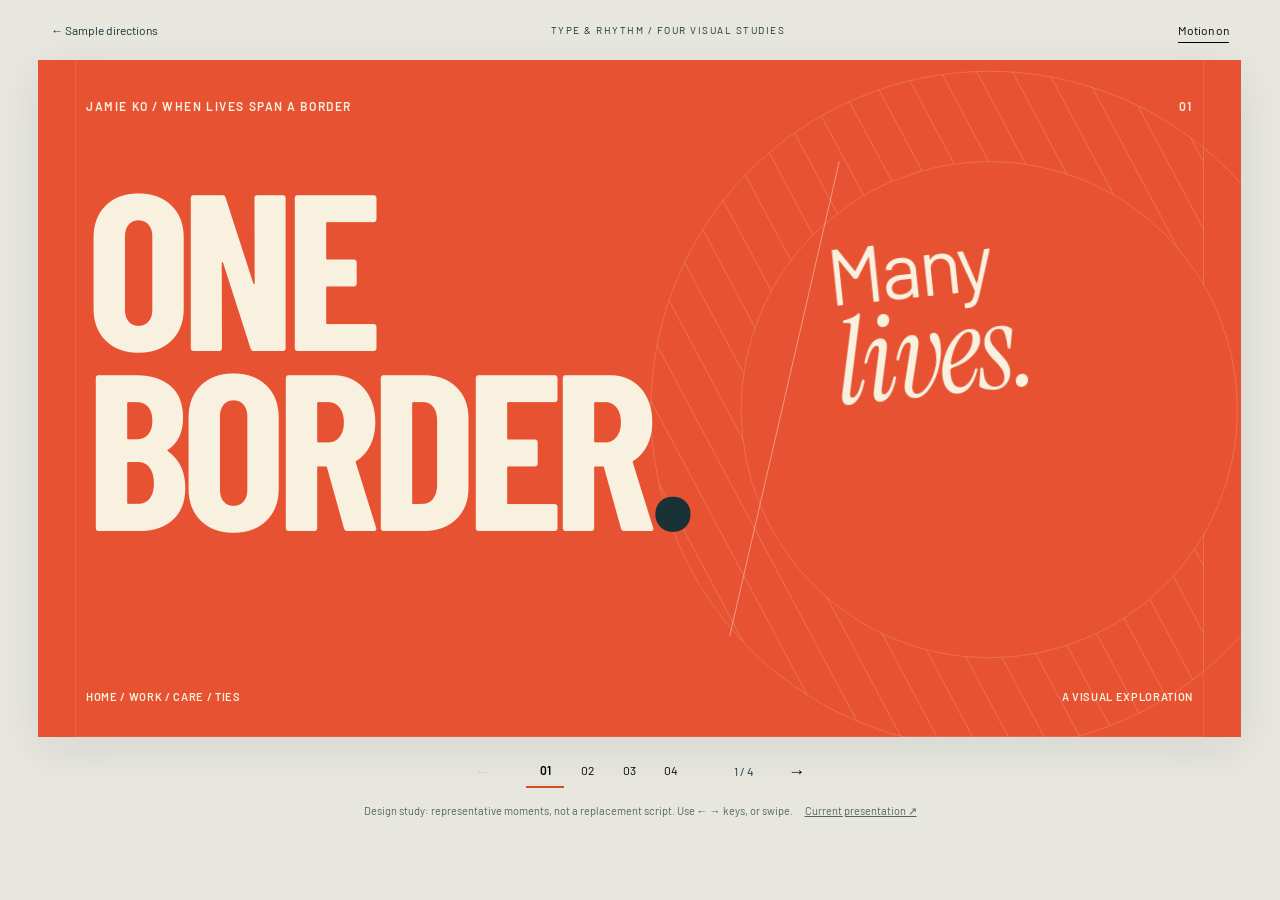
<file: samples/slide-rhythm/index.html>
<!doctype html>
<html lang="en"><head><meta charset="utf-8"><meta name="viewport" content="width=device-width,initial-scale=1"><title>Crossing Lives — Type & rhythm</title><link rel="stylesheet" href="style.css"></head>
<body>
<header class="toolbar"><a href="../index.html">← Sample directions</a><span>TYPE & RHYTHM / FOUR VISUAL STUDIES</span><button id="motion" aria-pressed="false">Motion on</button></header>
<main aria-label="Four experimental presentation slides">
<section class="slide title-slide active" id="one" aria-label="1 of 4. One border, many lives">
 <div class="eyebrow">JAMIE KO / WHEN LIVES SPAN A BORDER <span>01</span></div>
 <svg class="contours" viewBox="0 0 1000 600" aria-hidden="true"><defs><pattern id="lines" width="28" height="28" patternUnits="userSpaceOnUse" patternTransform="rotate(-28)"><path d="M0 0V28" stroke="currentColor" stroke-width="1"/></pattern><mask id="rings"><rect width="1000" height="600" fill="black"/><circle cx="810" cy="310" r="300" fill="white"/><circle cx="810" cy="310" r="220" fill="black"/></mask></defs><rect width="1000" height="600" fill="url(#lines)" mask="url(#rings)"/><circle cx="810" cy="310" r="300"/><circle cx="810" cy="310" r="220"/></svg>
 <h1><span>ONE</span><span>BORDER<span class="stop">.</span></span></h1><p class="title-aside">Many<br><em>lives.</em></p><div class="thin-border"></div>
 <footer><span>HOME / WORK / CARE / TIES</span><span>A VISUAL EXPLORATION</span></footer>
</section>
<section class="slide number-slide" id="two" aria-label="2 of 4. 85.8 million departures" hidden>
 <div class="eyebrow">HONG KONG → SIX SHENZHEN-FACING CHECKPOINTS <span>02</span></div>
 <div class="number-head"><h2><strong>85.8</strong><span>million<br><em>departures.</em></span></h2><p>2025</p></div>
 <div class="chart" role="img" aria-label="Hong Kong resident departures: 75.3 million in 2024; 85.8 million in 2025. Bars start at zero and use the same scale."><div class="bar-row"><span>2024</span><div class="bar old" style="--value:83.702456%"><b>75.3m</b></div></div><div class="bar-row"><span>2025</span><div class="bar new" style="--value:95.359652%"><b>85.8m</b></div></div><div class="scale"><span>0</span><span>30</span><span>60</span><span>90 million</span></div></div>
 <footer><span>REPEAT JOURNEYS. EACH PERSON MAY CROSS MANY TIMES.</span><a href="https://www.censtatd.gov.hk/en/web_table.html?id=650-80006" target="_blank" rel="noopener">[5.1] C&SD table ↗</a></footer>
</section>
<section class="slide lives-slide" id="three" aria-label="3 of 4. Home, work and ties need not move together" hidden>
 <div class="eyebrow">DIFFERENT PARTS OF A LIFE CAN SIT ON DIFFERENT SIDES <span>03</span></div>
 <div class="life-composition"><div class="word-home">HOME</div><div class="word-work">WORK</div><div class="word-ties">TIES</div><svg viewBox="0 0 1000 500" aria-hidden="true"><path class="life-boundary" d="M500 0V500"/><path d="M190 160 C320 160 320 380 580 380 S710 310 810 310"/><circle cx="190" cy="160" r="9"/><circle cx="810" cy="310" r="9"/></svg><p class="serif-note">need not<br>move <em>together.</em></p></div>
 <footer><span>CONCEPTUAL ILLUSTRATION / NO ROUTE OR PERSON IS DEPICTED</span><a href="../border-world/">Explore the arrangements ↗</a></footer>
</section>
<section class="slide flow-slide" id="four" aria-label="4 of 4. Spending is forecast to flow both ways" hidden>
 <div class="eyebrow">SINGAPORE ↔ JOHOR BAHRU / RTS STUDY, JULY 2026 <span>04</span></div>
 <div class="flow-head"><h2>It flows<br><em>both ways.</em></h2><p>Forecast additional annual<br>consumer spending</p></div>
 <div class="flow-chart" role="img" aria-label="Forecast additional annual consumer spending: Singapore to Johor Bahru, 1050 million Singapore dollars; Johor Bahru to Singapore, 756 million. Bar lengths use the same zero-based scale."><div class="flow-label"><span>SINGAPORE → JOHOR BAHRU</span><strong>S$1.05bn</strong></div><div class="flow-track"><div class="ribbon outbound" style="--value:100%"><span>→</span></div></div><div class="flow-label"><span>JOHOR BAHRU → SINGAPORE</span><strong>S$756m</strong></div><div class="flow-track"><div class="ribbon inbound" style="--value:72%"><span>←</span></div></div></div>
 <footer><span>FORECASTS / NOT REALISED SPENDING OR LOST GDP</span><a href="https://www.sbf.org.sg/newsroom/media/press-releases/detail/rts-link-could-reshape-cross-border-consumer-spending--spotlighting-both-opportunities-and-challenges-for-singapore-retail-and-f-b" target="_blank" rel="noopener">[7.5] SBF study ↗</a></footer>
</section>
</main>
<nav class="navigation" aria-label="Slide controls"><button id="previous" aria-label="Previous slide">←</button><div class="steps"><button data-slide="0" aria-label="Slide 1: One border" aria-current="step">01</button><button data-slide="1" aria-label="Slide 2: Departures">02</button><button data-slide="2" aria-label="Slide 3: Home, work, ties">03</button><button data-slide="3" aria-label="Slide 4: Two-way spending">04</button></div><span id="status" role="status" aria-live="polite">1 / 4</span><button id="next" aria-label="Next slide">→</button></nav>
<p class="sample-note">Design study: representative moments, not a replacement script. Use ← → keys, or swipe. <a href="../../presentation.html">Current presentation ↗</a></p>
<script src="script.js"></script></body></html>
</file>
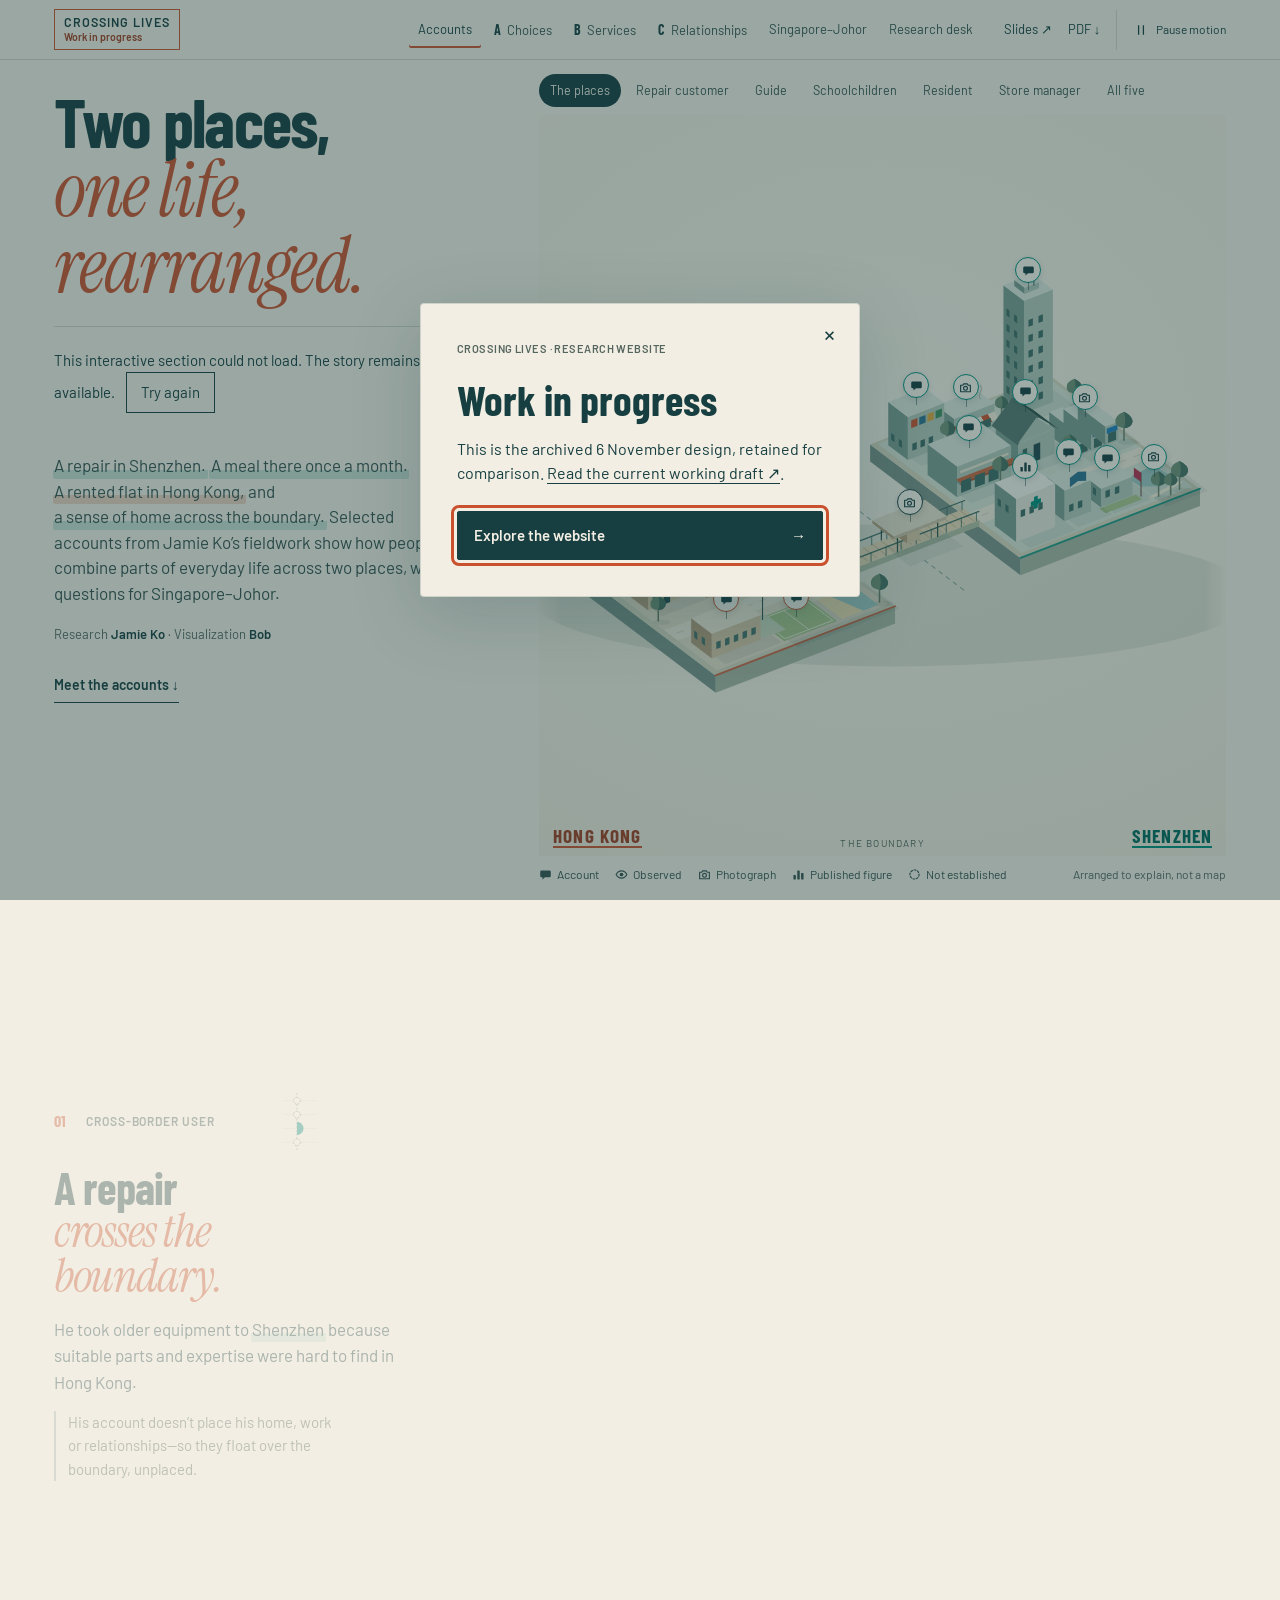
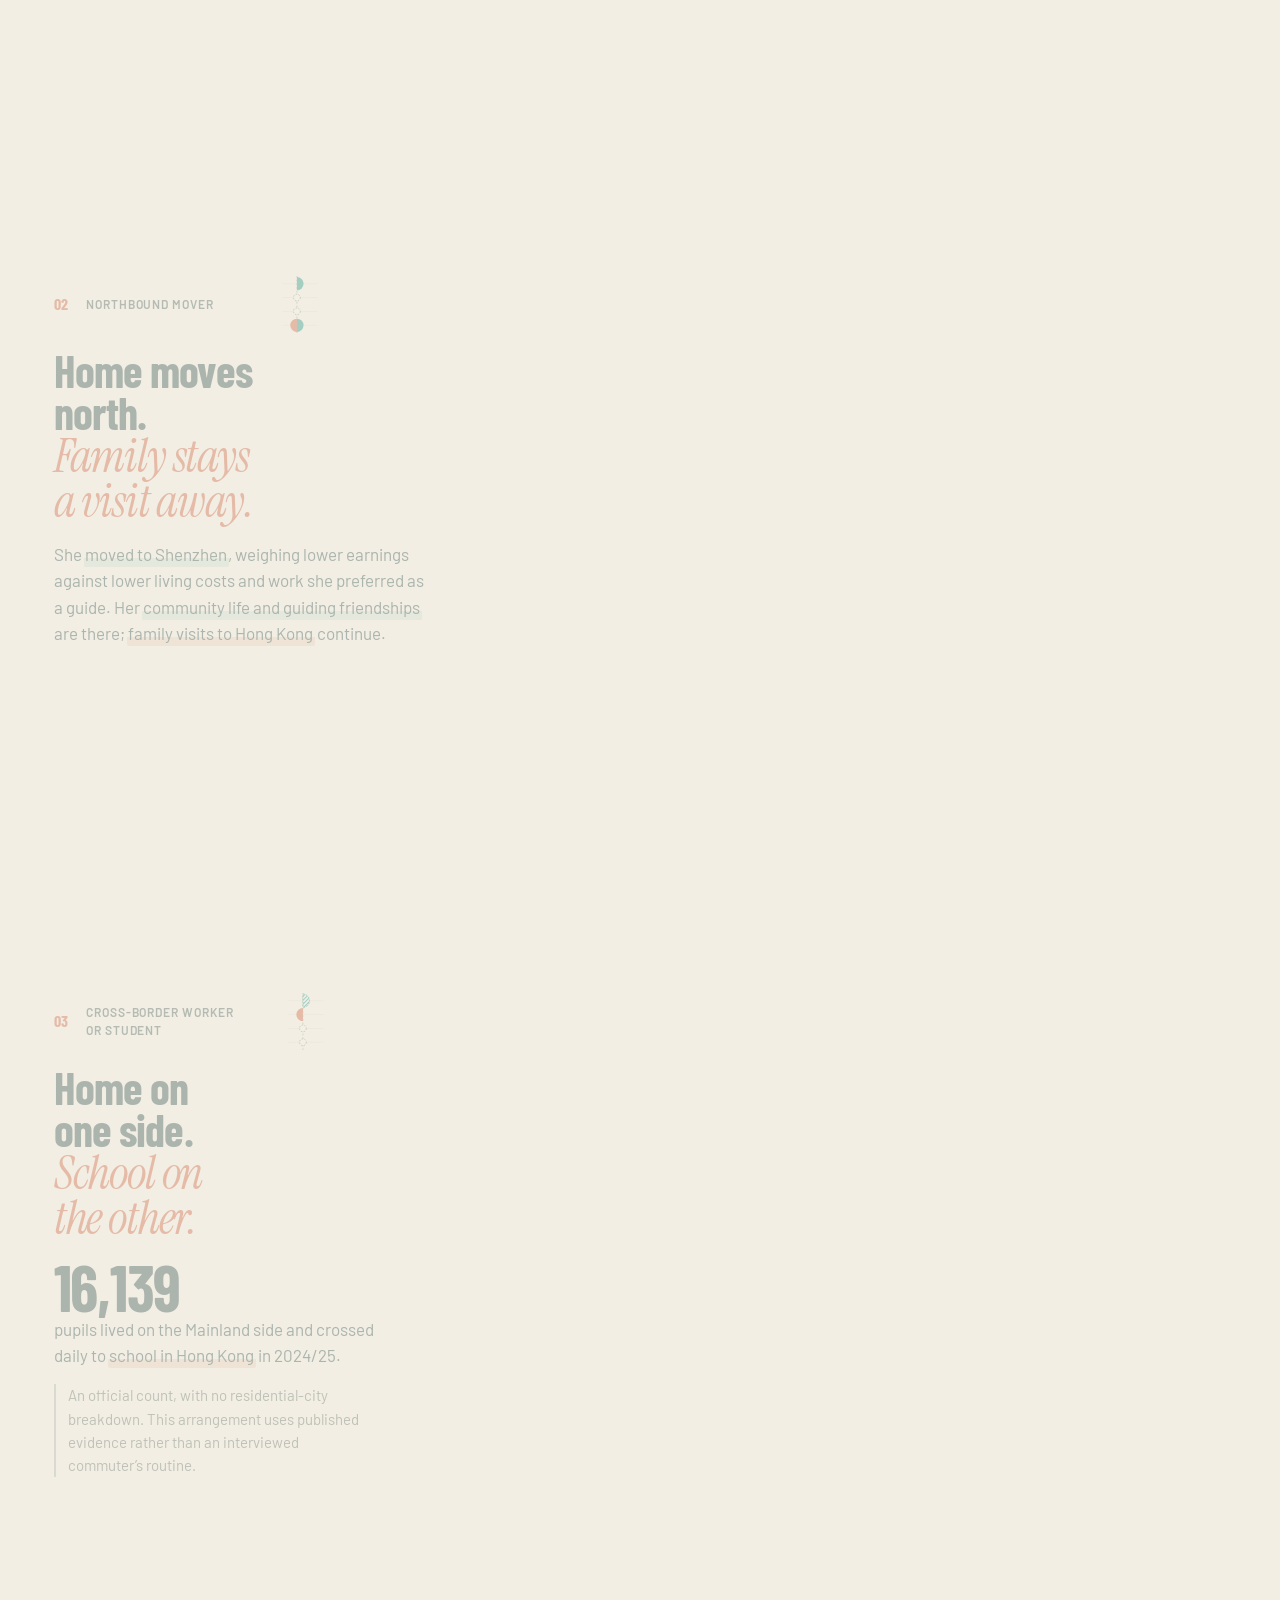
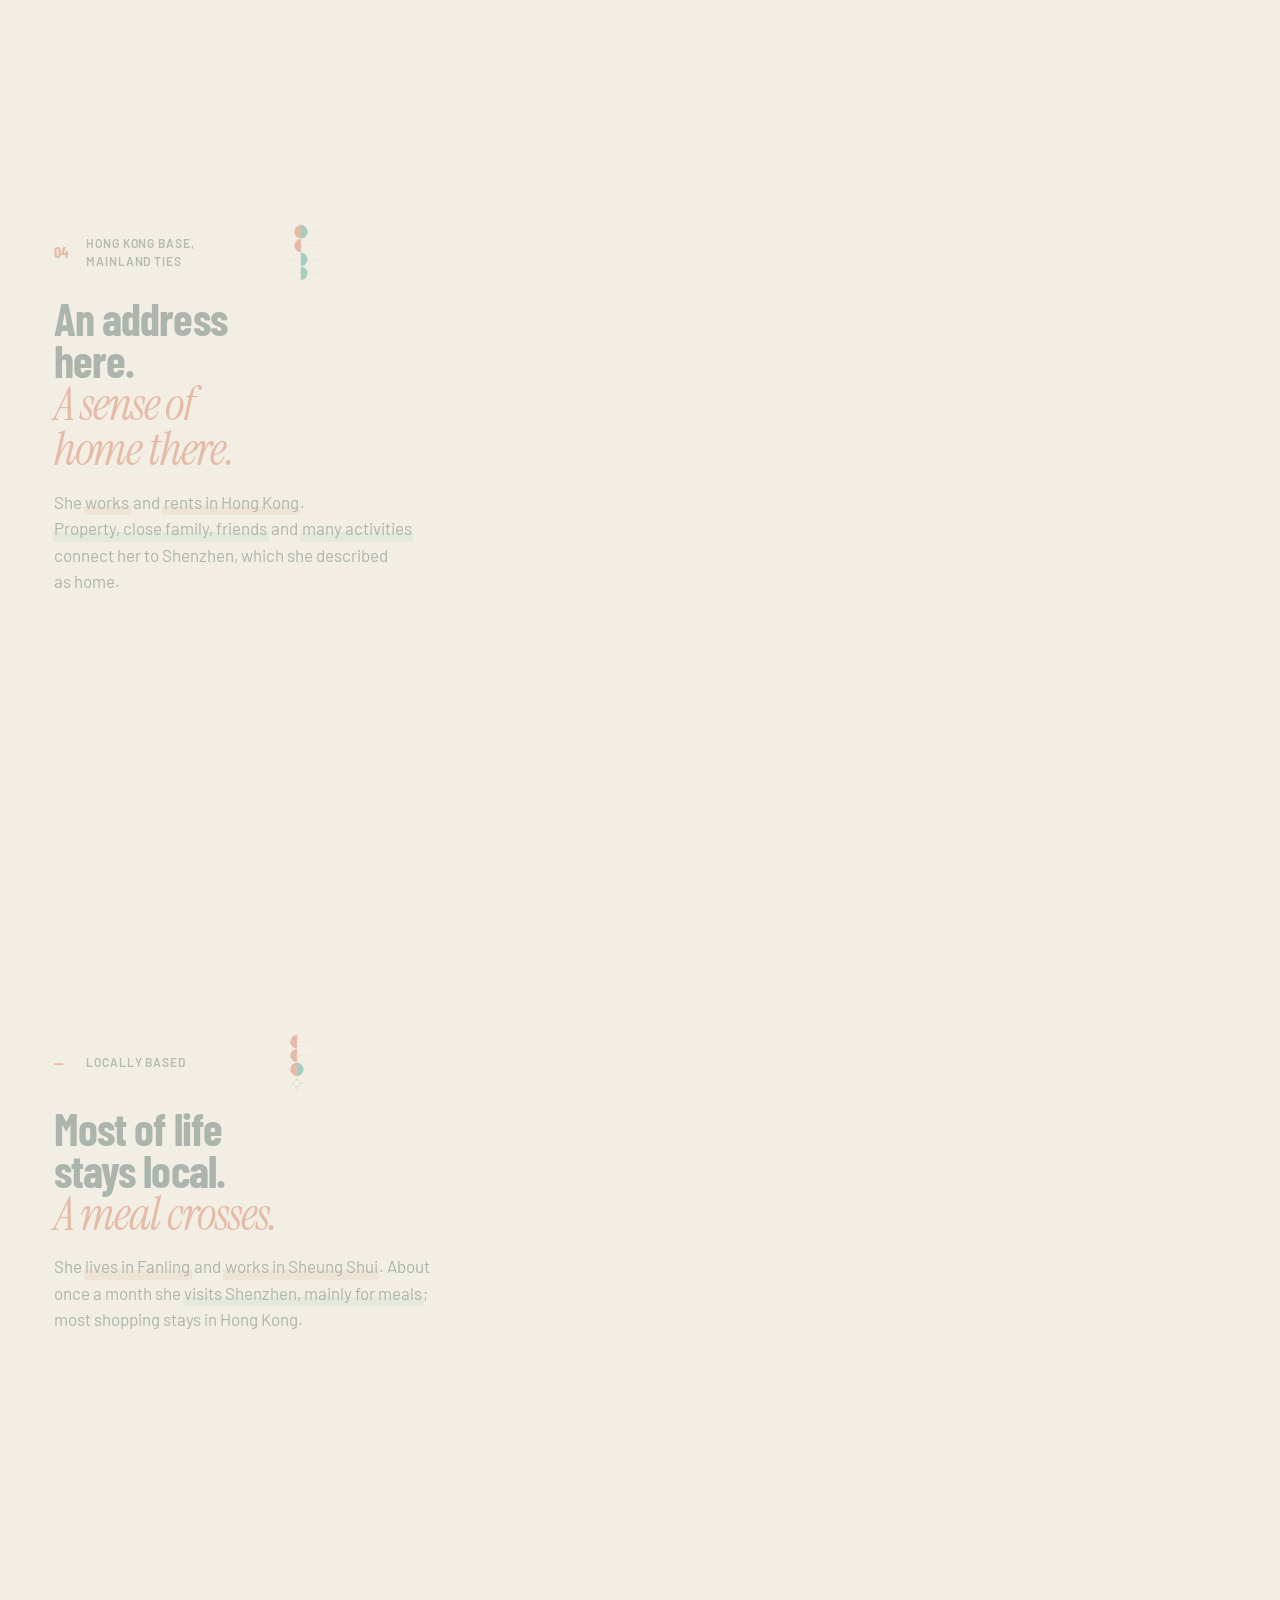
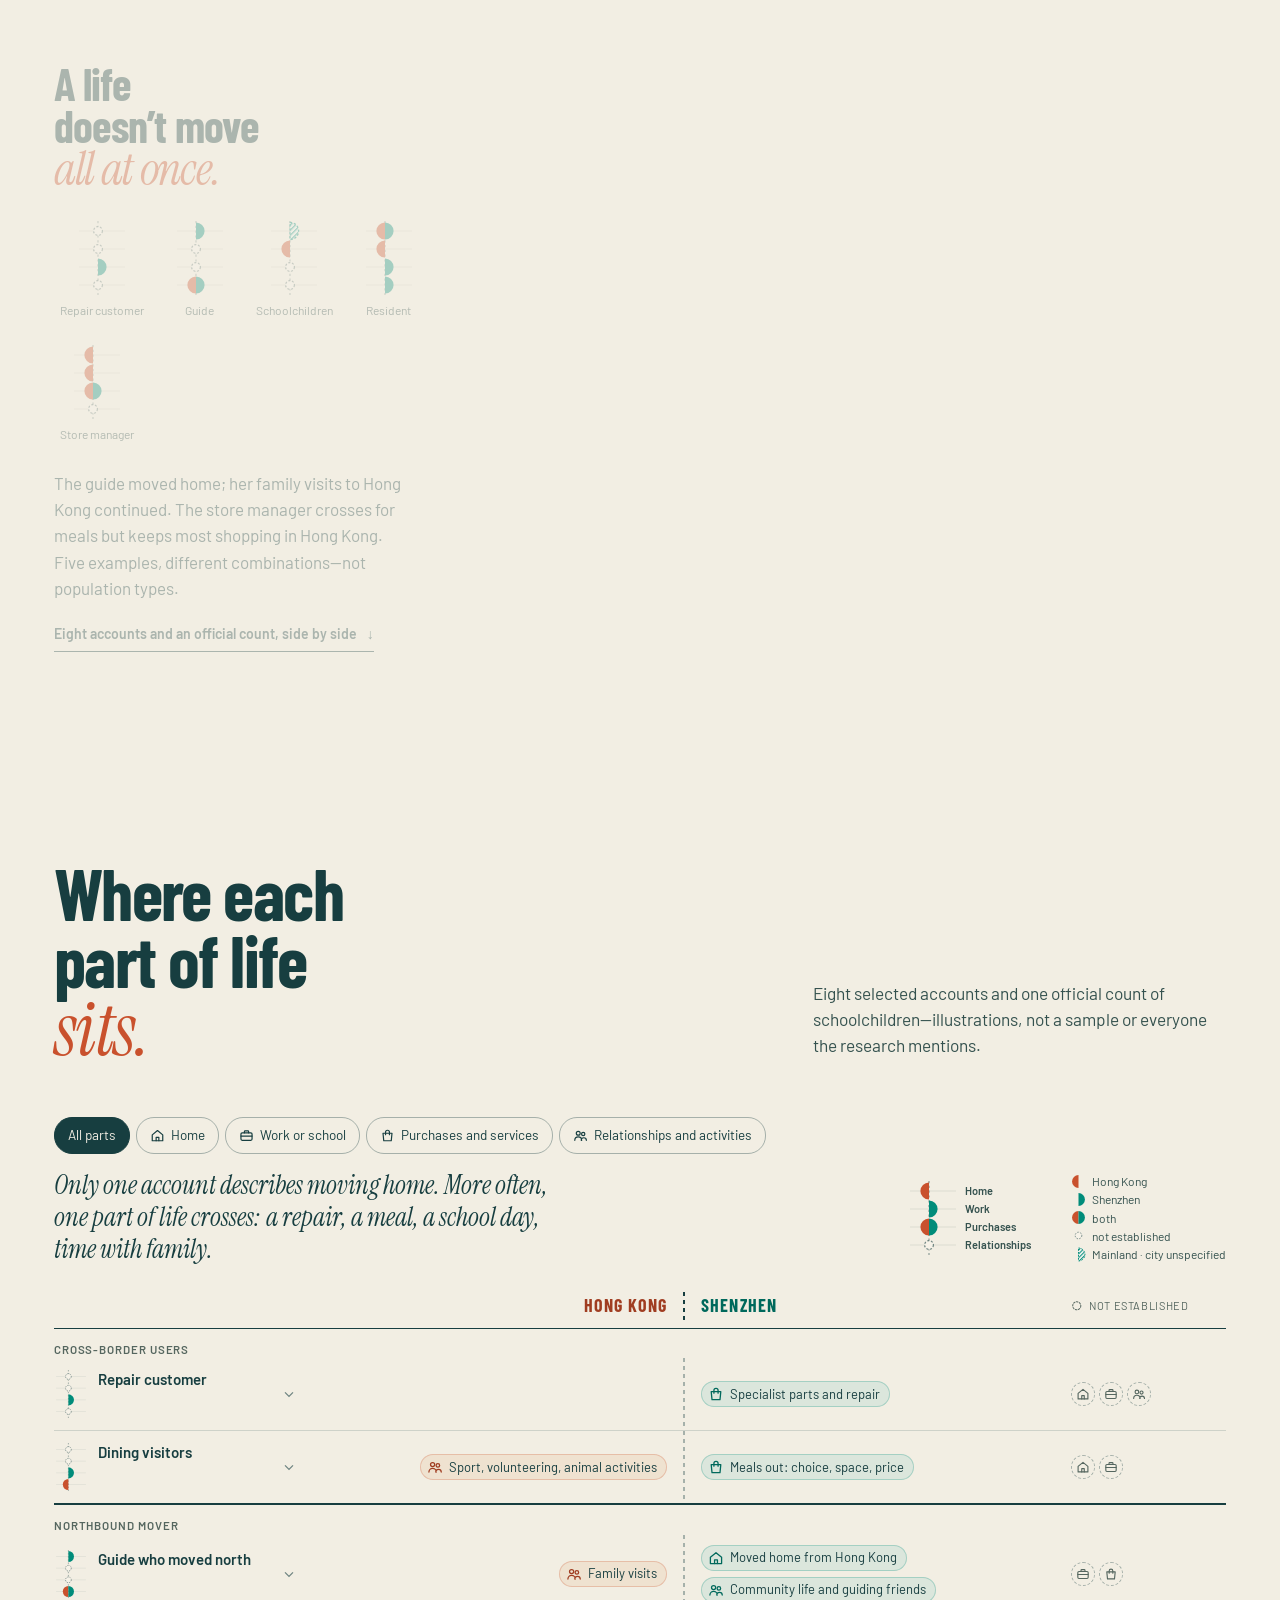
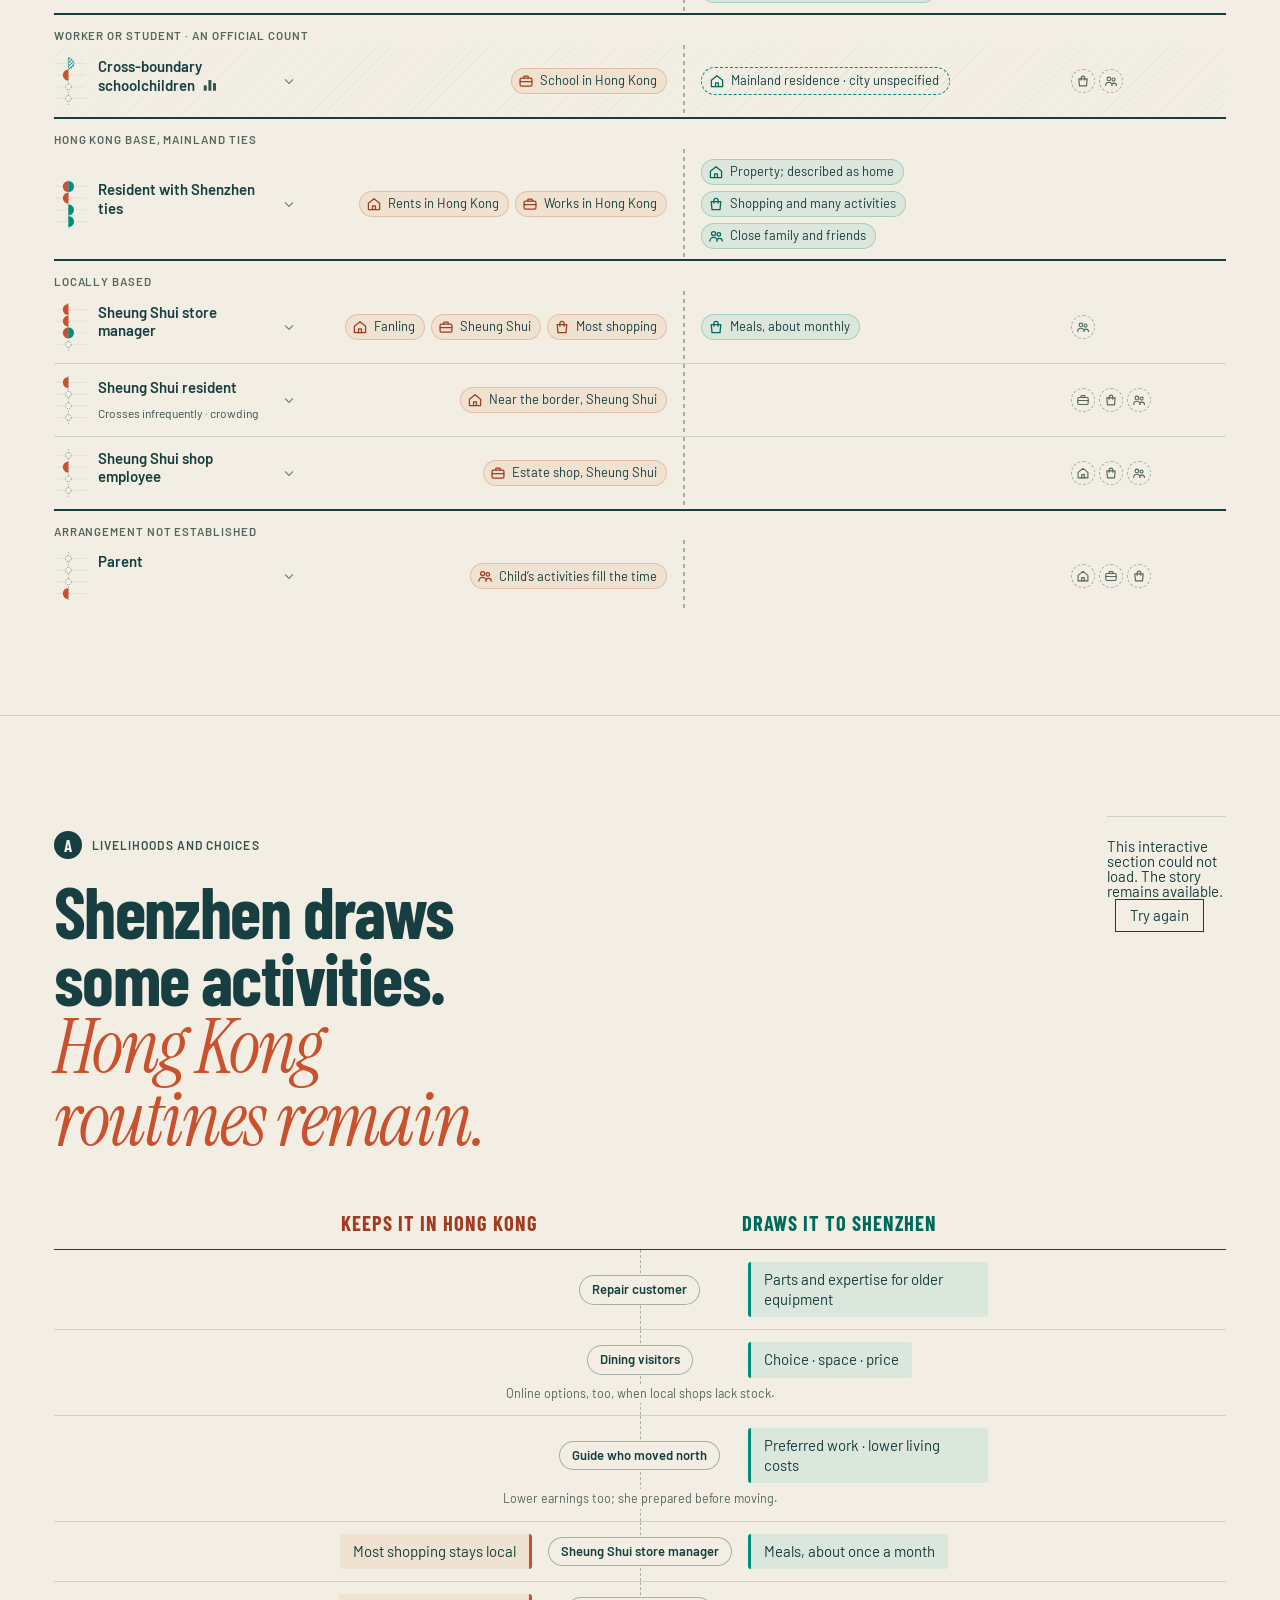
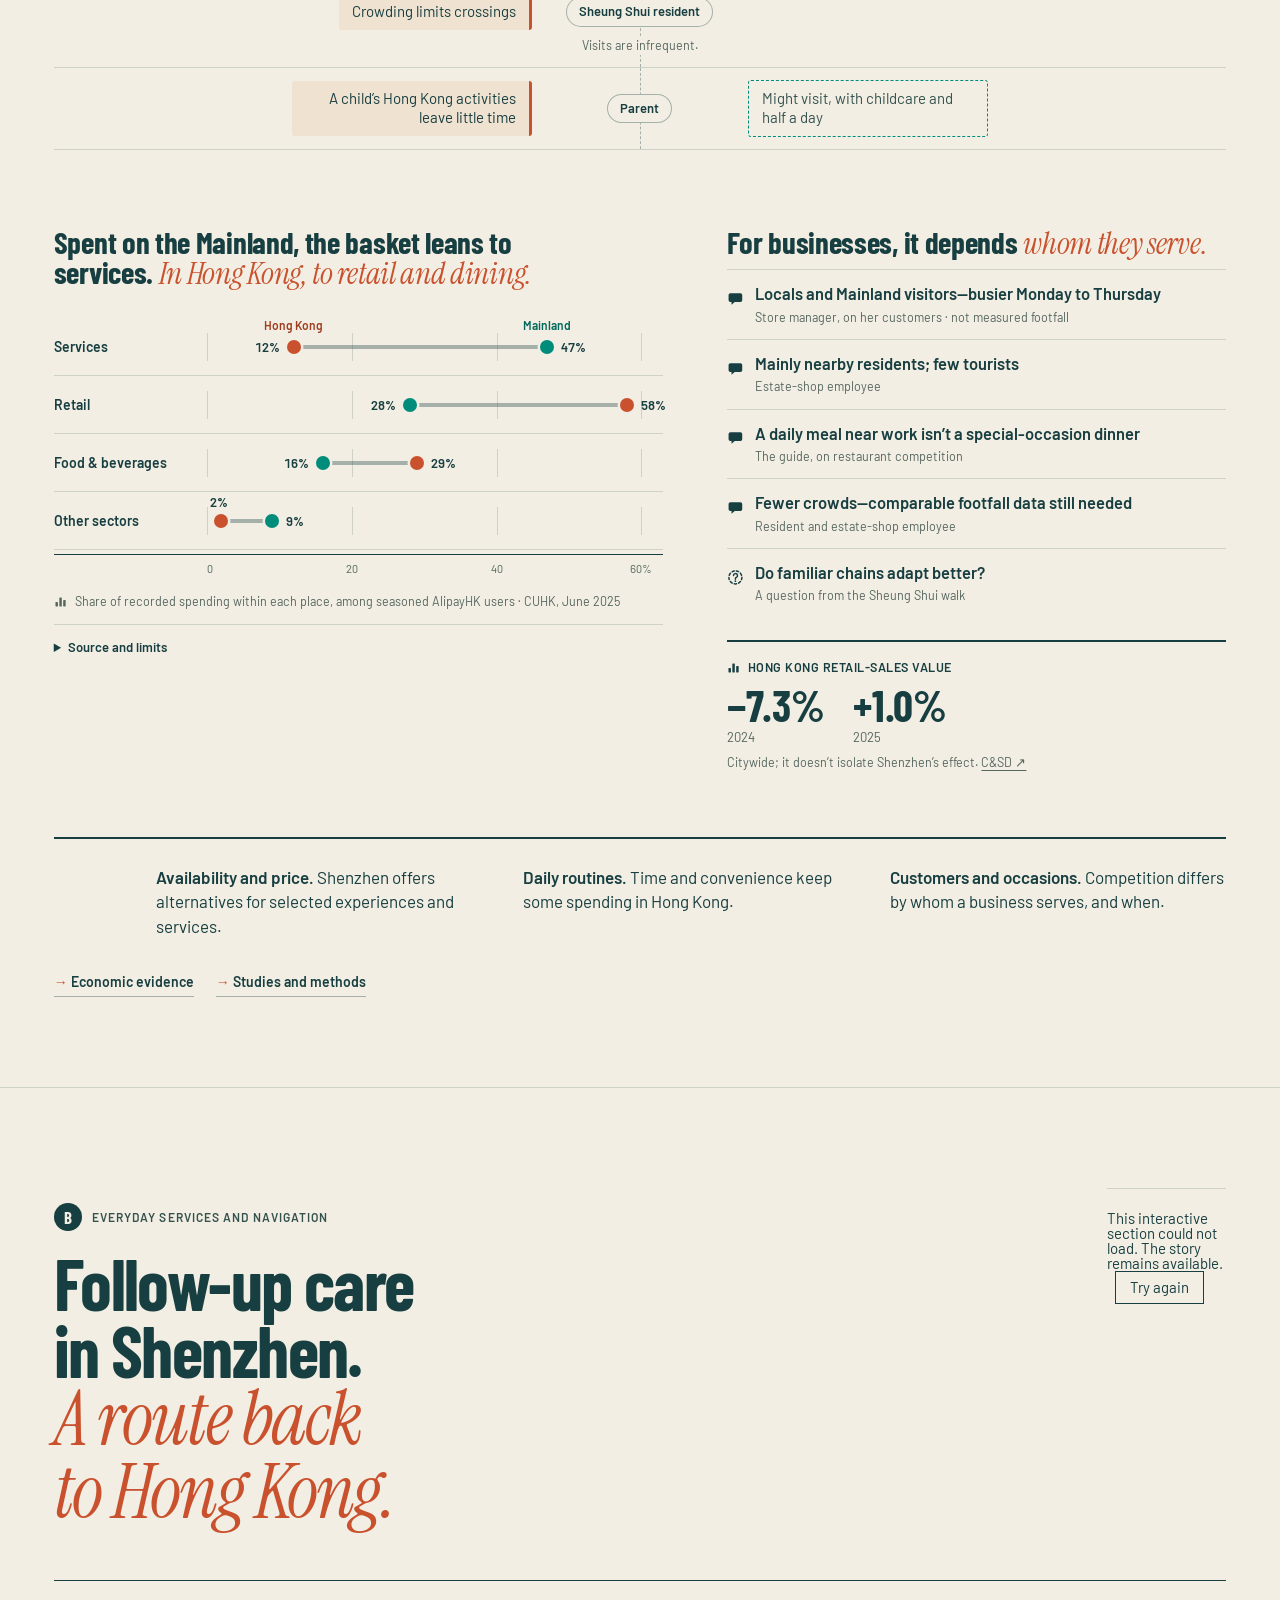
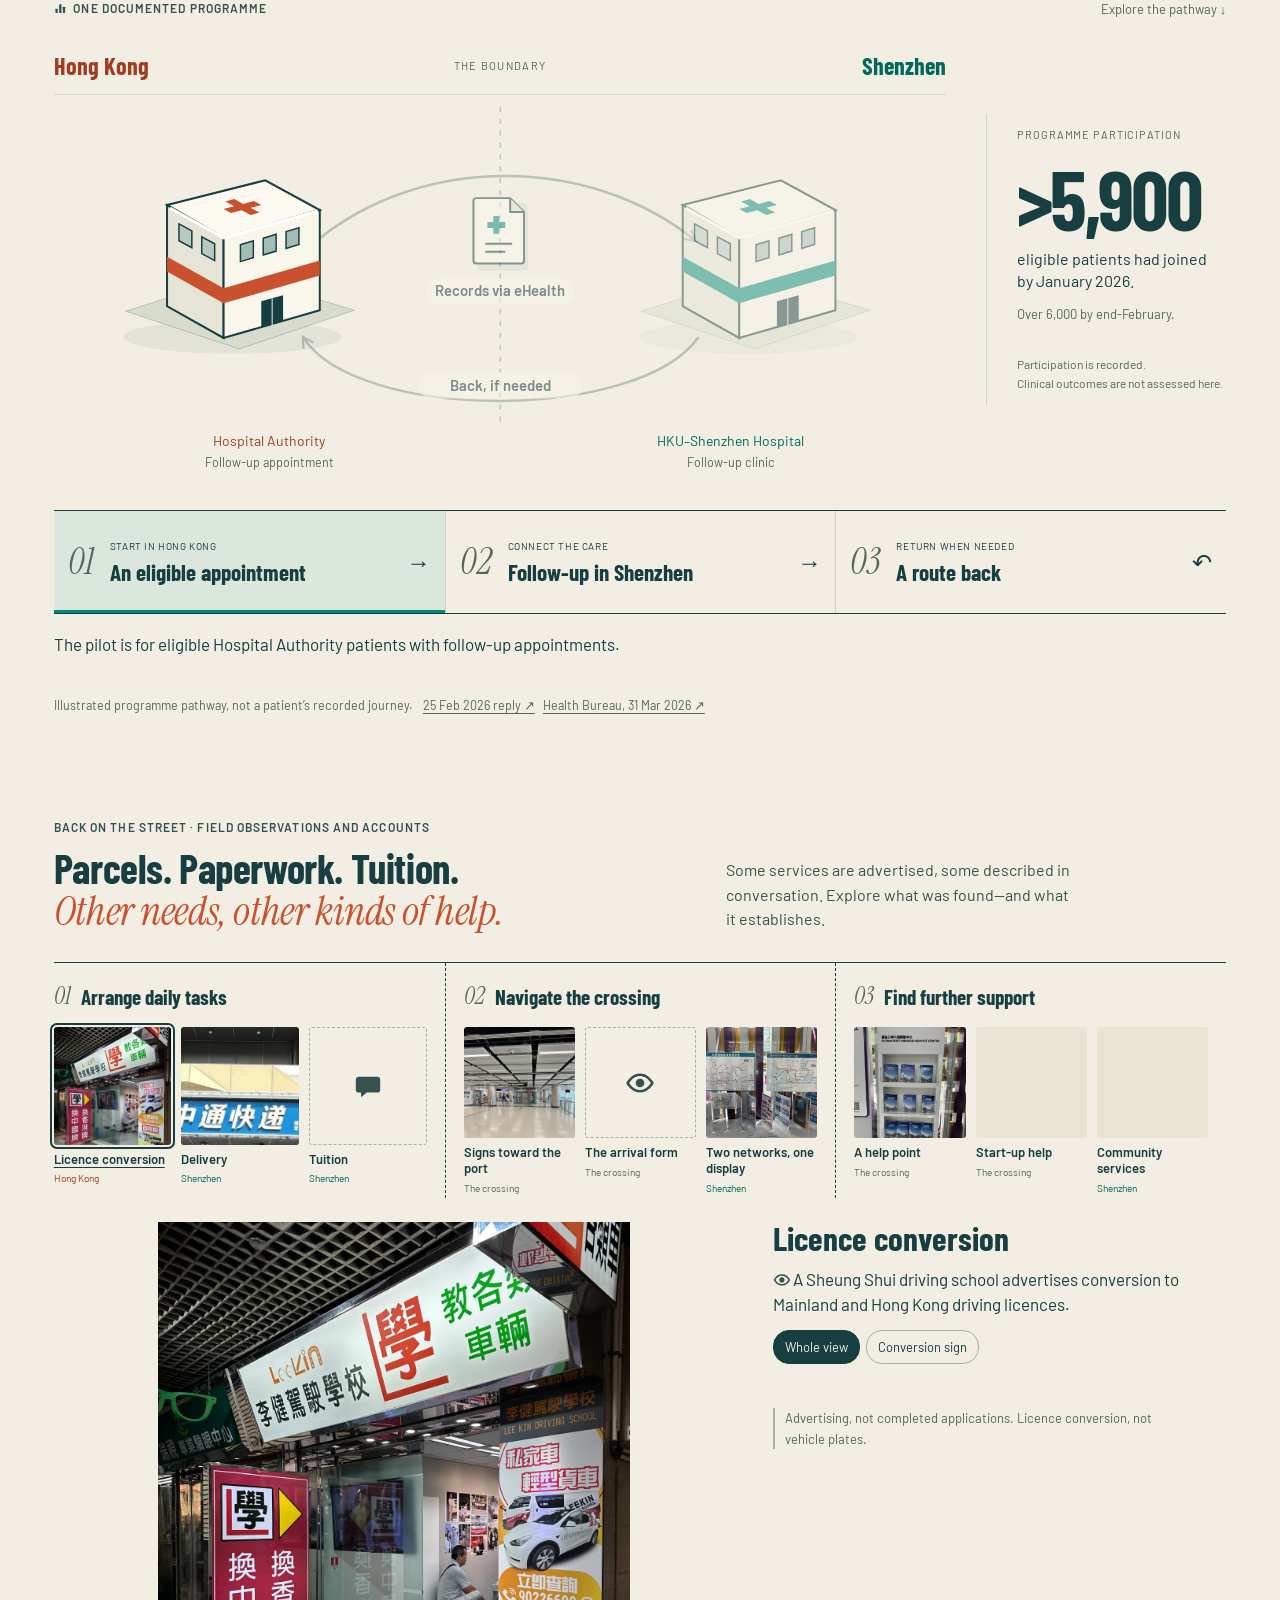
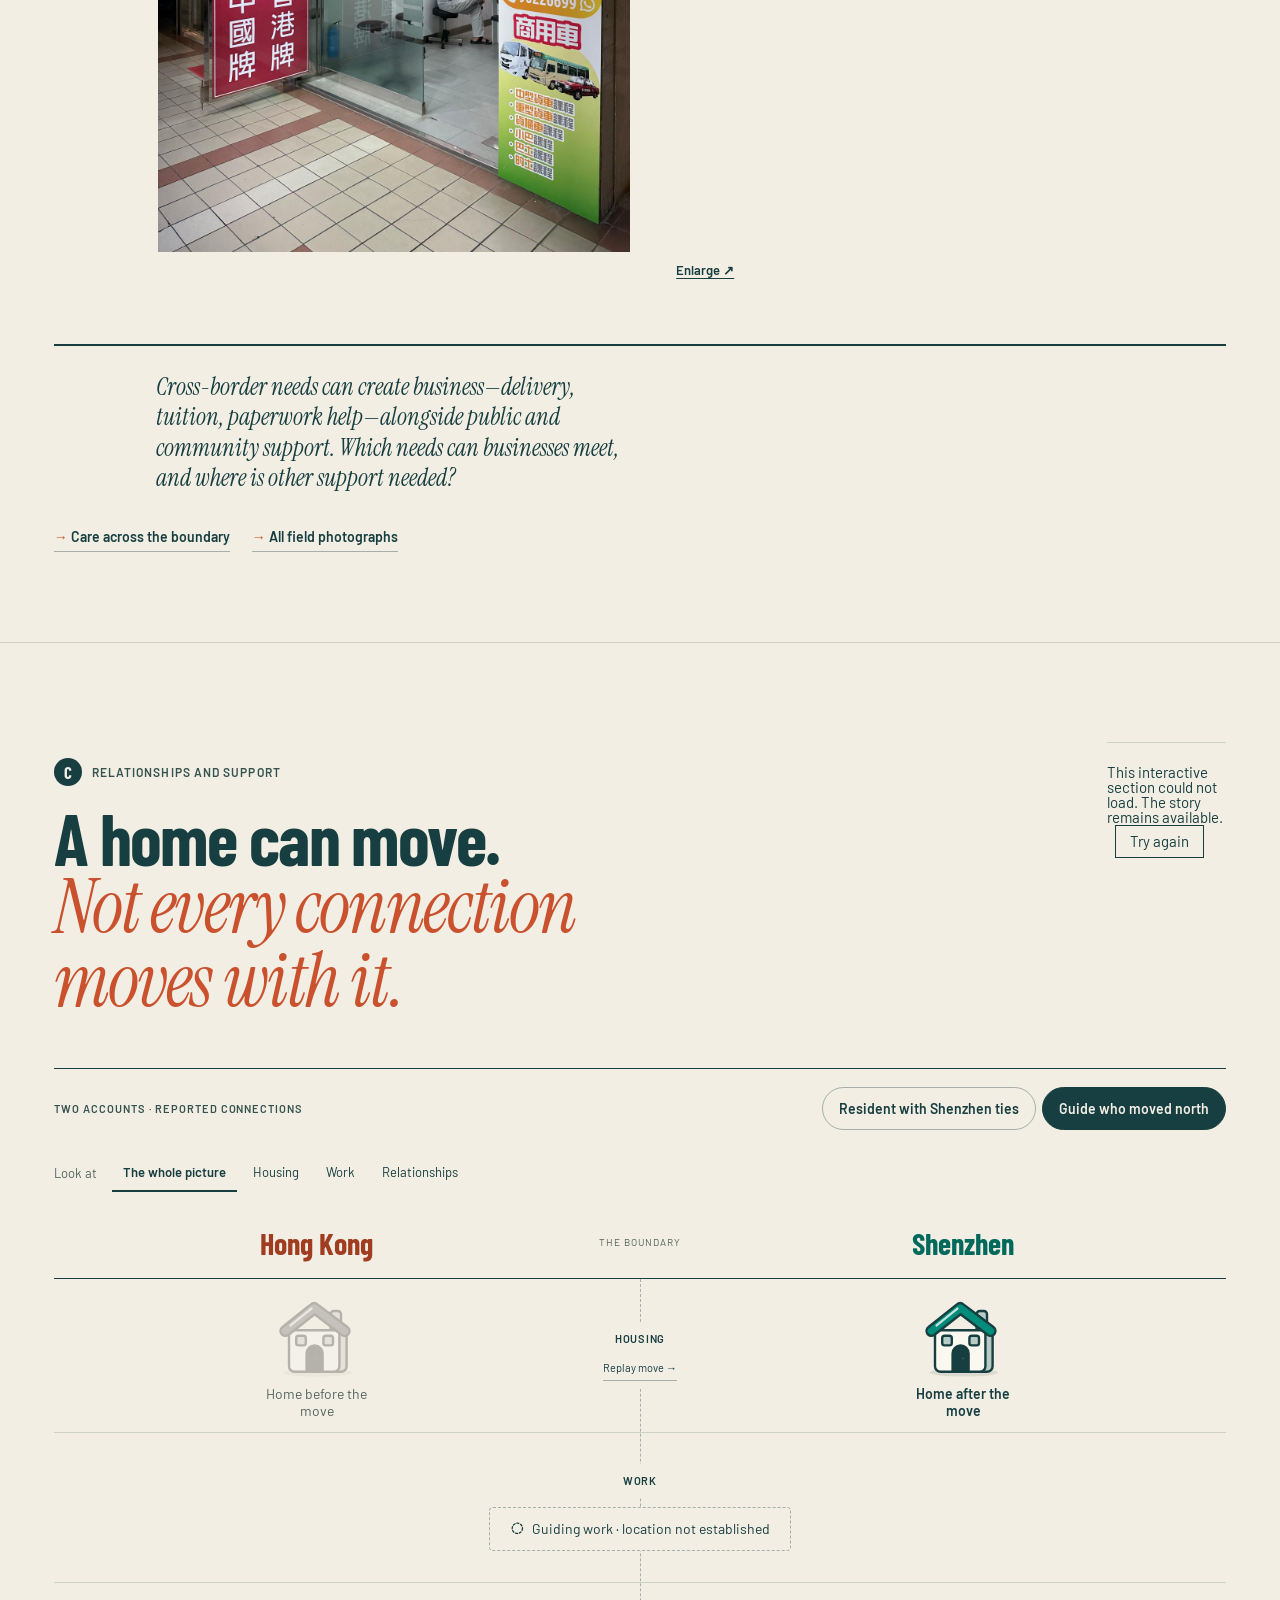
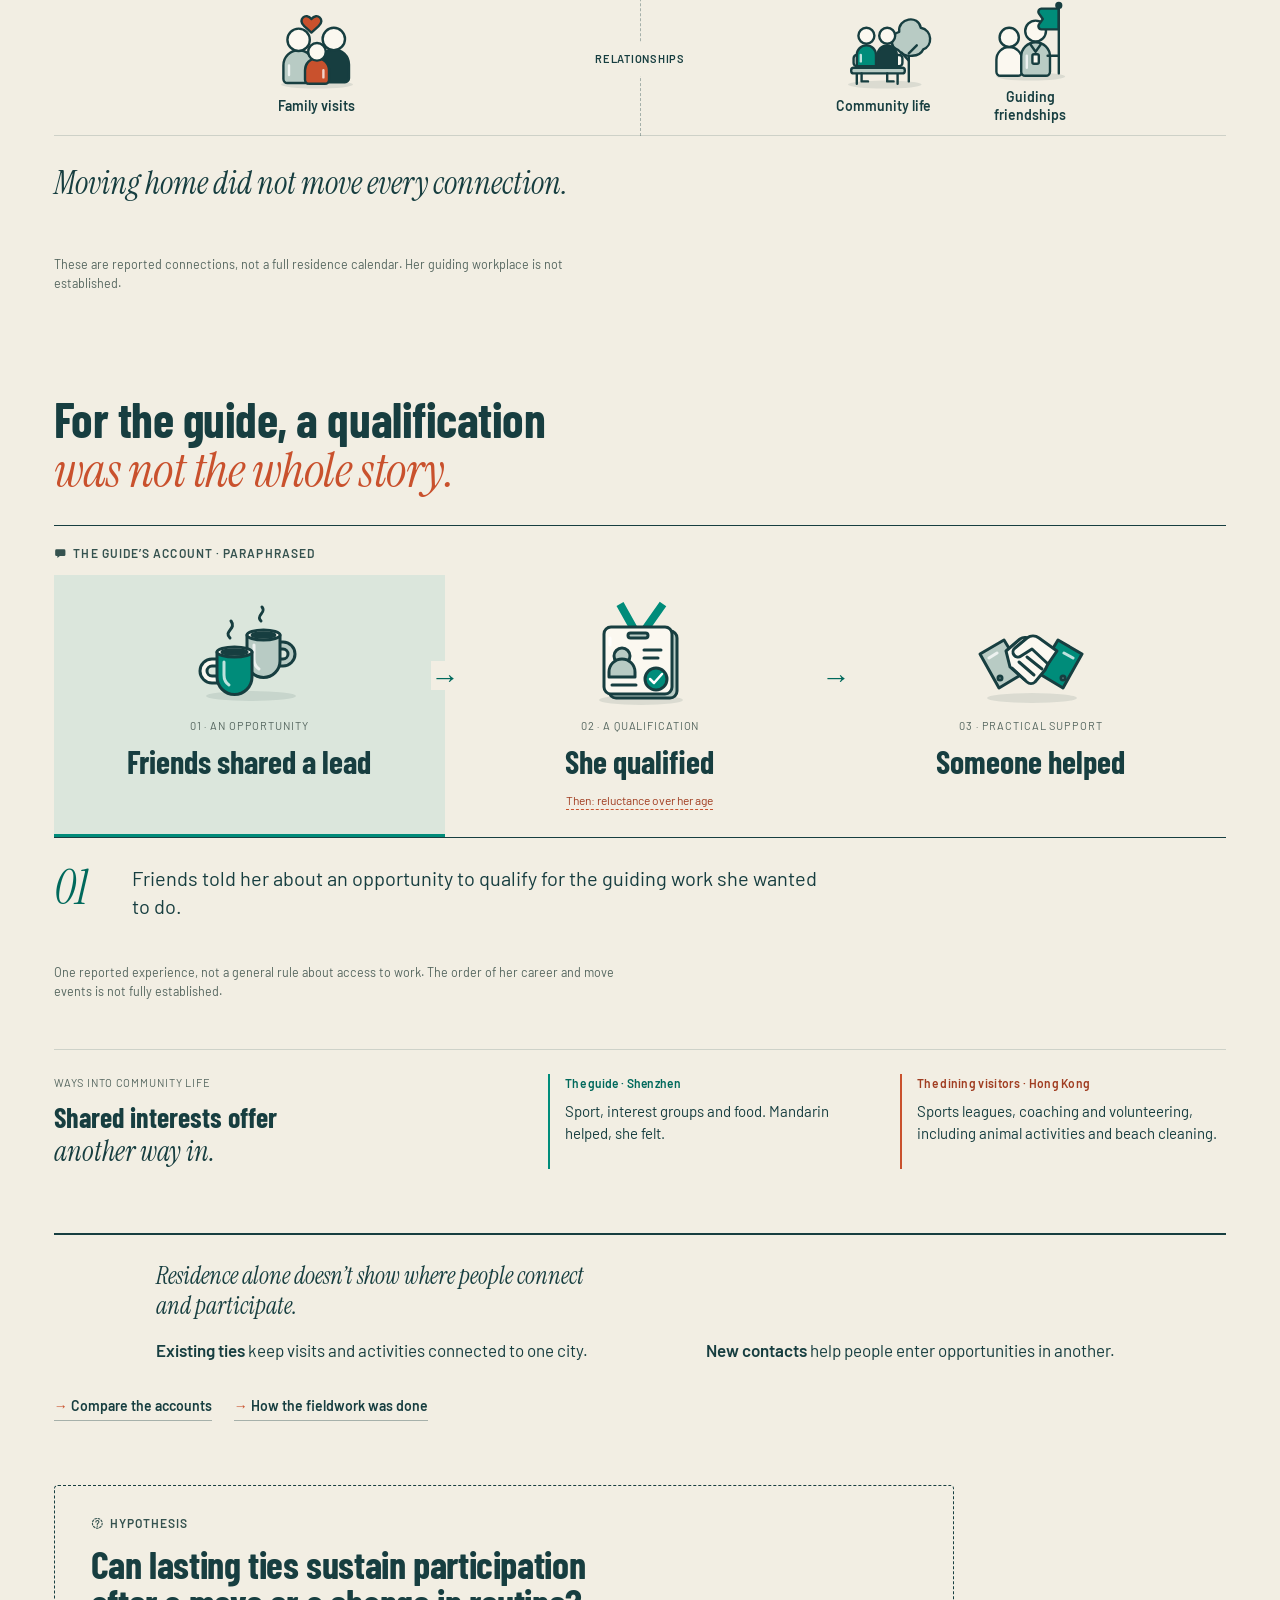
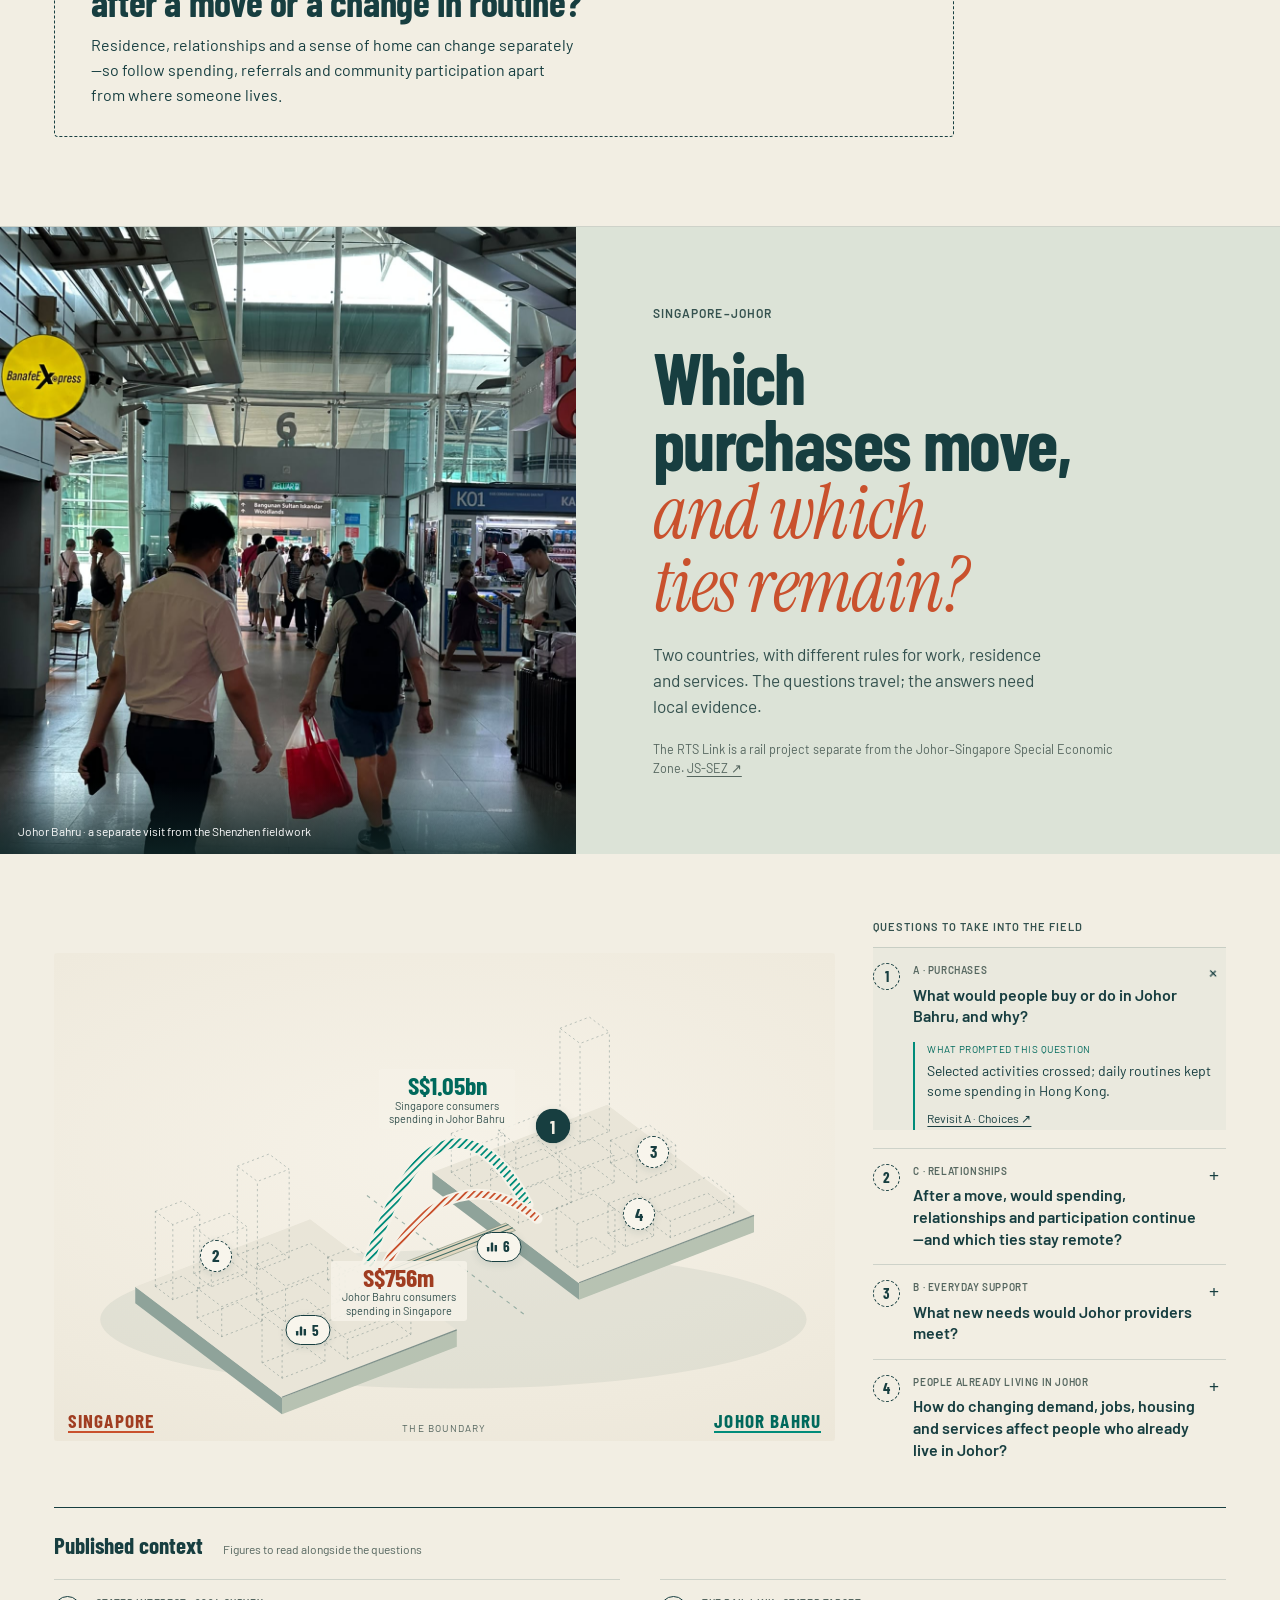
<file: review/connected-20261106/snapshot/index.html>
<!doctype html>
<html lang="en" data-motion="on">
<head>
<meta charset="utf-8"><meta name="viewport" content="width=device-width,initial-scale=1"><meta name="theme-color" content="#f2eee3">
<meta name="description" content="Work in progress: a visual research story about how people combine everyday life across Hong Kong and Shenzhen, with questions for Singapore–Johor. Research by Jamie Ko; visualization by Bob.">
<title>Crossing Lives — archived 6 November edition</title>
<link rel="icon" type="image/svg+xml" href="feature/assets/favicon.svg">
<link rel="preload" href="fonts/BarlowCondensed-Bold.ttf" as="font" type="font/ttf" crossorigin>
<link rel="preload" href="fonts/InstrumentSerif-Italic.ttf" as="font" type="font/ttf" crossorigin>
<link rel="stylesheet" href="feature/edition.css?v=20261106-connected">
<link rel="stylesheet" href="feature/evidence.css?v=20261031-v3"><link rel="stylesheet" href="feature/everyday.css?v=20261031-v3"><link rel="stylesheet" href="feature/library.css?v=20261031-v3"><link rel="stylesheet" href="feature/policy-map.css?v=20261031-v3"><link rel="stylesheet" href="feature/research-overview.css?v=20261101-script"><link rel="stylesheet" href="feature/field-gallery.css?v=20261031-v3"><link rel="stylesheet" href="feature/game.css?v=20261031-v3">
<link rel="stylesheet" href="feature/desk.css?v=20261105-edition">
<meta name="robots" content="noindex,nofollow">
</head>
<body>
<dialog class="status-popup" id="status-popup" aria-labelledby="status-popup-title" aria-describedby="status-popup-description">
  <form method="dialog">
    <button class="status-popup-close" type="submit" aria-label="Close work-in-progress notice">×</button>
    <p class="status-popup-kicker">Crossing Lives · Research website</p>
    <h2 id="status-popup-title">Work in progress</h2>
    <p id="status-popup-description">This is the archived 6 November design, retained for comparison. <a href="../../../">Read the current working draft ↗</a>.</p>
    <button class="status-popup-explore" type="submit" autofocus>Explore the website <span aria-hidden="true">→</span></button>
  </form>
</dialog>
<a class="skip-link" href="#ledger">Skip the model and read the findings</a>

<header class="masthead">
  <a class="wordmark" href="#top" aria-label="Crossing Lives home — work in progress"><span>CROSSING LIVES</span><span class="site-status">Work in progress</span></a>
  <nav class="chapter-nav" aria-label="Chapters">
    <a href="#accounts" data-chapter="accounts">Accounts</a>
    <a href="#choices" data-chapter="choices"><b>A</b> Choices</a>
    <a href="#services" data-chapter="services"><b>B</b> Services</a>
    <a href="#ties" data-chapter="ties"><b>C</b> Relationships</a>
    <a href="#johor" data-chapter="johor">Singapore–Johor</a>
    <a href="#depth" data-chapter="depth">Research desk</a>
  </nav>
  <details class="contents-menu" id="contents-menu"><summary><span>Contents</span> <span class="current-chapter">Accounts</span><svg viewBox="0 0 20 20" aria-hidden="true"><path d="M5 8l5 5 5-5"/></svg></summary>
    <nav class="contents-panel" aria-label="Contents">
      <div><span class="contents-label">The story</span><a href="#accounts" data-chapter="accounts">Five accounts across a boundary</a><a href="#ledger" data-chapter="ledger">Selected accounts, side by side</a><a href="#choices" data-chapter="choices">A · Livelihoods and choices</a><a href="#services" data-chapter="services">B · Everyday services</a><a href="#ties" data-chapter="ties">C · Relationships and support</a><a href="#johor" data-chapter="johor">Questions for Singapore–Johor</a><a href="#conclusion" data-chapter="conclusion">What the accounts help us see</a></div>
      <div><span class="contents-label">The research desk</span><a href="#about-inquiry">How the research was done</a><a href="#research-reading">Studies and methods</a><a href="#evidence">Economic evidence</a><a href="#care-evidence">Care across the boundary</a><a href="#school-evidence">A school day across the boundary</a><a href="#street-level">Field photographs</a><a href="#policy-maps">Maps and policy documents</a><a href="#questions">Questions to investigate</a><a href="#measure">What we would need to measure</a><a href="#responses">Possible responses</a><a href="#sources">Sources and credits</a><a href="../../../presentation.html">Presentation ↗</a><a href="../../../presentation.pdf" download>Slide PDF ↓</a></div>
    </nav>
  </details>
  <nav class="delivery-nav" aria-label="Presentation and controls"><a class="slides-link" href="../../../presentation.html">Slides <span aria-hidden="true">↗</span></a><a class="pdf-link" href="../../../presentation.pdf" download>PDF <span aria-hidden="true">↓</span></a><button class="motion-control" id="motion-control" type="button" aria-pressed="false"><svg viewBox="0 0 20 20" aria-hidden="true"><path d="M7 4v12M13 4v12"/></svg><span>Pause motion</span></button></nav>
  <div class="reading-progress" aria-hidden="true"></div>
</header>

<main>
<section class="opening" id="top" aria-labelledby="hero-title" data-chapter-id="accounts" data-chapter-title="Accounts">
 <span id="accounts" class="anchor"></span><span id="arrangements" class="anchor"></span>
 <div class="scrolly page">
  <article class="step step-intro" data-scene="overview">
    <h1 id="hero-title">Two places, <em>one life, rearranged.</em></h1>
    <div class="hero-type" id="hero-type"></div>
    <p class="deck"><button type="button" class="pw side-sz" data-place="sz-repair">A repair in Shenzhen.</button> <button type="button" class="pw side-sz" data-place="sz-dining">A meal there once a month.</button> <button type="button" class="pw side-hk" data-place="hk-rental">A rented flat in Hong Kong,</button> and <button type="button" class="pw side-sz" data-place="sz-tower">a sense of home across the boundary.</button> Selected accounts from Jamie Ko’s fieldwork show how people combine parts of everyday life across two places, with questions for Singapore–Johor.</p>
    <p class="byline">Research <strong>Jamie Ko</strong> · Visualization <strong>Bob</strong></p>
    <p class="mini-key key-intro" aria-label="Marker key"><span><span data-glyph="account"></span>Account</span><span><span data-glyph="observed"></span>Observed</span><span><span data-glyph="photo"></span>Photograph</span><span><span data-glyph="published"></span>Published figure</span><span><span data-glyph="unknown"></span>Not established</span><span class="mini-key-note">Arranged to explain, not a map</span></p>
    <p class="cue"><a href="#step-repair">Meet the accounts <span aria-hidden="true">↓</span></a></p>
  </article>

  <div class="scrolly-graphic">
    <div class="tour-switch" role="group" aria-label="Jump to an account">
      <button type="button" data-go="overview" aria-pressed="true">The places</button>
      <button type="button" data-go="repair" aria-pressed="false">Repair customer</button>
      <button type="button" data-go="guide" aria-pressed="false">Guide</button>
      <button type="button" data-go="pupils" aria-pressed="false">Schoolchildren</button>
      <button type="button" data-go="resident" aria-pressed="false">Resident</button>
      <button type="button" data-go="manager" aria-pressed="false">Store manager</button>
      <button type="button" data-go="together" aria-pressed="false">All five</button>
    </div>
    <div id="miniature"><p class="loading-note">A miniature of the fieldwork: Hong Kong and Shenzhen, joined by one crossing. Each building stands for a place in the research—shops in Sheung Shui, homes in Fanling, repair specialists, restaurants, a follow-up clinic and a street of services in Shenzhen.</p></div>
    <p class="mini-key" aria-hidden="true"><span><span data-glyph="account"></span>Account</span><span><span data-glyph="observed"></span>Observed</span><span><span data-glyph="photo"></span>Photograph</span><span><span data-glyph="published"></span>Published figure</span><span><span data-glyph="unknown"></span>Not established</span><span class="mini-key-note">Arranged to explain, not a map</span></p>
  </div>

  <article class="step" data-scene="repair" id="step-repair">
    <p class="step-tag"><span>01</span>Cross-border user<span class="step-sig" data-signature="repair" data-size="40"></span></p>
    <h2>A repair <em>crosses the boundary.</em></h2>
    <p>He took older equipment to <button type="button" class="pw side-sz" data-place="sz-repair">Shenzhen</button> because suitable parts and expertise were hard to find in Hong Kong.</p>
    <p class="step-aside">His account doesn’t place his home, work or relationships—so they float over the boundary, unplaced.</p>
  </article>
  <article class="step" data-scene="guide" id="step-guide">
    <p class="step-tag"><span>02</span>Northbound mover<span class="step-sig" data-signature="guide" data-size="40"></span></p>
    <h2>Home moves north. <em>Family stays a visit away.</em></h2>
    <p>She <button type="button" class="pw side-sz" data-place="sz-home">moved to Shenzhen</button>, weighing lower earnings against lower living costs and work she preferred as a guide. Her <button type="button" class="pw side-sz" data-place="sz-community">community life and guiding friendships</button> are there; <button type="button" class="pw side-hk" data-place="hk-family">family visits to Hong Kong</button> continue.</p>
  </article>
  <article class="step" data-scene="pupils" id="step-pupils">
    <p class="step-tag"><span>03</span>Cross-border worker or student<span class="step-sig" data-signature="pupils" data-size="40"></span></p>
    <h2>Home on one side. <em>School on the other.</em></h2>
    <p class="step-figure"><strong>16,139</strong> pupils lived on the Mainland side and crossed daily to <button type="button" class="pw side-hk" data-place="hk-school">school in Hong Kong</button> in 2024/25.</p>
    <p class="step-aside">An official count, with no residential-city breakdown. This arrangement uses published evidence rather than an interviewed commuter’s routine.</p>
  </article>
  <article class="step" data-scene="resident" id="step-resident">
    <p class="step-tag"><span>04</span>Hong Kong base, Mainland ties<span class="step-sig" data-signature="resident" data-size="40"></span></p>
    <h2>An address here. <em>A sense of home there.</em></h2>
    <p>She <button type="button" class="pw side-hk" data-place="hk-work">works</button> and <button type="button" class="pw side-hk" data-place="hk-rental">rents in Hong Kong</button>. <button type="button" class="pw side-sz" data-place="sz-tower">Property, close family, friends</button> and <button type="button" class="pw side-sz" data-place="sz-leisure">many activities</button> connect her to Shenzhen, which she described as home.</p>
  </article>
  <article class="step" data-scene="manager" id="step-manager">
    <p class="step-tag"><span>—</span>Locally based<span class="step-sig" data-signature="manager" data-size="40"></span></p>
    <h2>Most of life stays local. <em>A meal crosses.</em></h2>
    <p>She <button type="button" class="pw side-hk" data-place="hk-fanling">lives in Fanling</button> and <button type="button" class="pw side-hk" data-place="hk-shops">works in Sheung Shui</button>. About once a month she <button type="button" class="pw side-sz" data-place="sz-dining">visits Shenzhen, mainly for meals</button>; most shopping stays in Hong Kong.</p>
  </article>
  <article class="step step-together" data-scene="together" id="step-together">
    <h2>A life doesn’t move <em>all at once.</em></h2>
    <ul class="sig-row">
      <li><a href="#step-repair"><span data-signature="repair" data-size="52"></span><small>Repair customer</small></a></li>
      <li><a href="#step-guide"><span data-signature="guide" data-size="52"></span><small>Guide</small></a></li>
      <li><a href="#step-pupils"><span data-signature="pupils" data-size="52"></span><small>Schoolchildren</small></a></li>
      <li><a href="#step-resident"><span data-signature="resident" data-size="52"></span><small>Resident</small></a></li>
      <li><a href="#step-manager"><span data-signature="manager" data-size="52"></span><small>Store manager</small></a></li>
    </ul>
    <p>The guide moved home; her family visits to Hong Kong continued. The store manager crosses for meals but keeps most shopping in Hong Kong. Five examples, different combinations—not population types.</p>
    <p><a class="text-link" href="#ledger">Eight accounts and an official count, side by side <span aria-hidden="true">↓</span></a></p>
  </article>
 </div>
</section>

<section class="ledger-section page" id="ledger" aria-labelledby="ledger-title" data-chapter-id="accounts" data-chapter-title="Selected accounts">
  <span id="story" class="anchor"></span>
  <header class="section-head">
    <h2 id="ledger-title">Where each part of life <em>sits.</em></h2>
    <p class="deck">Eight selected accounts and one official count of schoolchildren—illustrations, not a sample or everyone the research mentions.</p>
  </header>
  <div id="life-ledger"><ul class="static-list"><li>Repair customer: specialist parts and repair in Shenzhen; home, work and ties not established.</li><li>Dining visitors: meals in Shenzhen for choice, space and price; activities in Hong Kong.</li><li>Guide who moved north: home moved to Shenzhen; family visits in Hong Kong.</li><li>Cross-boundary schoolchildren: 16,139 pupils with Mainland residence attend school in Hong Kong (official data).</li><li>Resident with Shenzhen ties: rents and works in Hong Kong; property, family, friends and activities in Shenzhen.</li><li>Sheung Shui store manager: home in Fanling, work in Sheung Shui, most shopping in Hong Kong; meals in Shenzhen about monthly.</li><li>Sheung Shui resident: lives near the border; crowding limits crossings.</li><li>Sheung Shui shop employee: works at an estate shop.</li><li>Parent: a child’s Hong Kong activities leave little time.</li></ul></div>
</section>

<section class="lens page" id="choices" aria-labelledby="choices-title" data-chapter-id="choices" data-chapter-title="A · Choices">
  <span id="selective" class="anchor"></span>
  <header class="section-head lens-head">
    <span class="lens-mark" data-lens="A" aria-hidden="true"></span><p class="lens-tag"><b>A</b>Livelihoods and choices</p>
    <h2 id="choices-title">Shenzhen draws some activities. <em>Hong Kong routines remain.</em></h2>
  </header>
  <div id="reasons"><p class="loading-note">Reasons to choose Shenzhen: parts and expertise; choice, space and price; preferred work and lower living costs; meals. Reasons some activities stay local: most shopping; crowding; a child’s activities leave little time.</p></div>

  <div class="lens-pair">
    <div class="lens-col">
      <h3 class="sub-head">Spent on the Mainland, the basket leans to services. <em>In Hong Kong, to retail and dining.</em></h3>
      <div id="basket"><p class="loading-note">Recorded spending among seasoned AlipayHK users: Mainland services 47%, retail 28%, food and beverages 16%, other 9%; Hong Kong services 12%, retail 58%, food and beverages 29%, other 2%.</p></div>
    </div>
    <div class="lens-col">
      <h3 class="sub-head">For businesses, it depends <em>whom they serve.</em></h3>
      <ul class="voices">
        <li><span data-glyph="account"></span><div><p>Locals and Mainland visitors—busier Monday to Thursday</p><small>Store manager, on her customers · not measured footfall</small></div></li>
        <li><span data-glyph="account"></span><div><p>Mainly nearby residents; few tourists</p><small>Estate-shop employee</small></div></li>
        <li><span data-glyph="account"></span><div><p>A daily meal near work isn’t a special-occasion dinner</p><small>The guide, on restaurant competition</small></div></li>
        <li><span data-glyph="account"></span><div><p>Fewer crowds—comparable footfall data still needed</p><small>Resident and estate-shop employee</small></div></li>
        <li><span data-glyph="question"></span><div><p>Do familiar chains adapt better?</p><small>A question from the Sheung Shui walk</small></div></li>
      </ul>
      <div class="stat-pair" aria-label="Annual change in Hong Kong retail-sales value">
        <p class="stat-label"><span data-glyph="published"></span>Hong Kong retail-sales value</p>
        <div><strong>−7.3%</strong><span>2024</span></div><div><strong>+1.0%</strong><span>2025</span></div>
        <p class="stat-limit">Citywide; it doesn’t isolate Shenzhen’s effect. <a href="https://www.censtatd.gov.hk/en/web_table.html?id=620-67001" target="_blank" rel="noopener">C&amp;SD ↗</a></p>
      </div>
    </div>
  </div>

  <aside class="takeaway" aria-label="What lens A suggests">
    <ol><li><b>Availability and price.</b> Shenzhen offers alternatives for selected experiences and services.</li><li><b>Daily routines.</b> Time and convenience keep some spending in Hong Kong.</li><li><b>Customers and occasions.</b> Competition differs by whom a business serves, and when.</li></ol>
  </aside>
  <p class="go-deeper"><a href="#evidence">Economic evidence</a><a href="#research-reading">Studies and methods</a></p>
</section>

<section class="lens page" id="services" aria-labelledby="services-title" data-chapter-id="services" data-chapter-title="B · Services">
  <span id="access" class="anchor"></span>
  <header class="section-head lens-head">
    <span class="lens-mark" data-lens="B" aria-hidden="true"></span><p class="lens-tag"><b>B</b>Everyday services and navigation</p>
    <h2 id="services-title">Follow-up care in Shenzhen. <em>A route back to Hong Kong.</em></h2>
  </header>
  <div class="care-block">
    <div id="care-loop"><p class="loading-note">Eligible Hospital Authority follow-up patients can receive care at HKU–Shenzhen Hospital, authorise access to records through eHealth, and return to HA follow-up on request according to clinical need. More than 5,900 had joined by January 2026.</p></div>
  </div>
  <div class="services-fieldwork">
    <header class="services-field-head"><p class="eyebrow">Back on the street · field observations and accounts</p><h3 class="sub-head">Parcels. Paperwork. Tuition.<br><em>Other needs, other kinds of help.</em></h3><p>Some services are advertised, some described in conversation. Explore what was found—and what it establishes.</p></header>
  <div id="service-trail"><figure class="static-figure"><img src="feature/assets/sz-wayfinding.jpg" alt="A rack holds guides in several languages beneath the Futian Port Inbound Service Center sign." width="1536" height="2048" loading="lazy"><figcaption>At Futian, immigration staff helped with the arrival form; a separate help point offered information and described referrals. Its operator was unconfirmed and referrals were not tested.</figcaption></figure></div>
  </div>

  <aside class="takeaway" aria-label="What lens B suggests">
    <p class="takeaway-line">Cross-border needs can create business—delivery, tuition, paperwork help—alongside public and community support. Which needs can businesses meet, and where is other support needed?</p>
  </aside>
  <p class="go-deeper"><a href="#care-evidence">Care across the boundary</a><a href="#street-level">All field photographs</a></p>
</section>

<section class="lens page" id="ties" aria-labelledby="ties-title" data-chapter-id="ties" data-chapter-title="C · Relationships">
  <header class="section-head lens-head">
    <span class="lens-mark" data-lens="C" aria-hidden="true"></span><p class="lens-tag"><b>C</b>Relationships and support</p>
    <h2 id="ties-title">A home can move. <em>Not every connection moves with it.</em></h2>
  </header>
  <div id="ties-panel"><p class="loading-note">The resident works and rents in Hong Kong, with property, close family, friends and activities in Shenzhen. The guide moved home to Shenzhen and continues family visits in Hong Kong.</p></div>

  <div class="circles">
    <h3 class="sub-head">For the guide, a qualification <em>was not the whole story.</em></h3>
    <div id="contact-story"><p class="loading-note">Friends shared a qualification lead. She qualified, then reported reluctance to offer her work. Someone at the organisation helped.</p></div>
    <div class="circles-other"><div><p class="circle-where">Ways into community life</p><h4>Shared interests offer<br><em>another way in.</em></h4></div><div class="circles-interests"><p><b>The guide · Shenzhen</b> Sport, interest groups and food. Mandarin helped, she felt.</p><p><b>The dining visitors · Hong Kong</b> Sports leagues, coaching and volunteering, including animal activities and beach cleaning.</p></div></div>
  </div>

  <aside class="takeaway" aria-label="What lens C suggests">
    <p class="takeaway-line">Residence alone doesn’t show where people connect and participate.</p>
    <ol><li><b>Existing ties</b> keep visits and activities connected to one city.</li><li><b>New contacts</b> help people enter opportunities in another.</li></ol>
  </aside>

  <p class="go-deeper"><a href="#ledger">Compare the accounts</a><a href="#about-inquiry">How the fieldwork was done</a></p>

  <aside class="hypothesis" aria-labelledby="hypothesis-title">
    <p class="hypothesis-label"><span data-glyph="question"></span>Hypothesis</p>
    <h3 id="hypothesis-title">Can lasting ties sustain participation after a move or a change in routine?</h3>
    <p>Residence, relationships and a sense of home can change separately—so follow spending, referrals and community participation apart from where someone lives.</p>
  </aside>
</section>

<section class="johor" id="johor" aria-labelledby="johor-title" data-chapter-id="johor" data-chapter-title="Singapore–Johor">
  <span id="two-way" class="anchor"></span>
  <div class="johor-band">
    <figure class="johor-photo"><img src="feature/assets/sgj-concourse.jpg" alt="A concourse with pedestrians and signs toward Bangunan Sultan Iskandar and Woodlands" loading="lazy" width="1200" height="1600"><figcaption>Johor Bahru · a separate visit from the Shenzhen fieldwork</figcaption></figure>
    <div class="johor-head">
      <p class="eyebrow">Singapore–Johor</p>
      <h2 id="johor-title">Which purchases move, <em>and which ties remain?</em></h2>
      <p class="deck">Two countries, with different rules for work, residence and services. The questions travel; the answers need local evidence.</p>
      <p class="fine">The RTS Link is a rail project separate from the Johor–Singapore Special Economic Zone. <a href="https://www.edb.gov.sg/en/about-edb/media-releases-publications/agreement-between-singapore-and-malaysia-and-the-johor-singapore-special-economic-zone.html" target="_blank" rel="noopener">JS-SEZ ↗</a></p>
    </div>
  </div>
  <div class="page johor-echo">
    <div id="echo"><p class="loading-note">Questions for Singapore–Johor: what people would buy or do in Johor Bahru, and why; whether spending, relationships and participation continue after a move; what new needs Johor providers would meet; and how changing demand, jobs, housing and services affect Johor residents. Forecast extra annual spending with the RTS Link: Singapore consumers in Johor Bahru S$1.05 billion; Johor Bahru consumers in Singapore S$756 million.</p></div>
    <div class="echo-after">
      <p class="jq-proposal"><span data-glyph="question"></span><span>Jamie proposes a Hong Kong–Shenzhen learning exchange for Singapore retailers and service businesses, then small local tests—studying failed adaptations as closely as promising ones.</span></p>
      <p class="go-deeper"><a href="#policy-maps">Maps and plans for both regions</a><a href="#horizon">Other city-regions</a></p>
    </div>
  </div>
</section>

<section class="conclusion" id="conclusion" aria-labelledby="conclusion-title" data-chapter-id="conclusion" data-chapter-title="What we see">
  <div class="page">
    <h2 id="conclusion-title">Everyday choices reveal <em>opportunities and adjustments.</em></h2>
    <ol class="conclusion-lenses">
      <li><b>A</b><p>Shenzhen alternatives create competition; Hong Kong routines still anchor spending.</p></li>
      <li><b>B</b><p>Cross-border needs create service opportunities, alongside public and community support.</p></li>
      <li><b>C</b><p>Relationships sustain connections and open opportunities across cities.</p></li>
    </ol>
    <p class="conclusion-question"><span data-glyph="question"></span>How do lasting ties relate to participation and belonging when life spans cities?</p>
    <p class="fine">Selected experiences and questions—not a causal or representative evaluation of integration.</p>
    <div class="conclusion-links"><a class="solid-link" href="#depth">Open the research desk <span aria-hidden="true">↓</span></a><a class="text-link" href="../../../presentation.html">View the presentation <span aria-hidden="true">↗</span></a><a class="text-link" href="../../../presentation.pdf" download>Slide PDF <span aria-hidden="true">↓</span></a></div>
  </div>
</section>

<section class="desk page" id="depth" aria-labelledby="depth-title" data-chapter-id="depth" data-chapter-title="Research desk">
  <header class="section-head">
    <p class="eyebrow">The research desk</p>
    <h2 id="depth-title">Everything behind the story</h2>
    <p class="deck">Methods, evidence collections, maps and what to investigate next. Each collection states its sources and limits.</p>
  </header>
  <div class="desk-groups">
    <section class="desk-group" aria-labelledby="dg-method"><h3 id="dg-method"><span>1</span>How the research was done</h3>
      <details class="shelf" id="about-inquiry"><summary><span class="shelf-title">The groundwork</span><span class="shelf-meta"><span data-glyph="account"></span>14+ conversations · 3 Shenzhen trips · a Sheung Shui walk</span></summary><div class="shelf-body">
        <div class="groundwork">
          <div class="gw-figure"><strong>14+</strong><p>individual and group conversations, plus brief exchanges during visits</p></div>
          <div class="gw-figure"><strong>3</strong><p>Shenzhen trips: by rail via Lok Ma Chau/Futian and via Lo Wu, and an AsiaGlobal Fellows coach visit</p></div>
          <div class="gw-list"><p>Also: a visit to the Hong Kong–Shenzhen Innovation and Technology Park; a Sheung Shui walk with brief local chats on 31 October 2026; studies, statistics and programme documents read alongside the accounts.</p></div>
        </div>
        <p class="fine">At least fourteen conversation occasions, not fourteen unique people. Illustrative experiences, not a representative sample. Accounts are paraphrased; no quotations are used.</p>
        <h4 class="shelf-sub">Four overlapping arrangements</h4>
        <ol class="arrangements"><li><b>01 Cross-border user</b> Based mainly on one side; selected activities across the border.</li><li><b>02 Northbound mover</b> Home moves from Hong Kong to Shenzhen.</li><li><b>03 Cross-border worker or student</b> Lives on one side; works or studies on the other. Illustrated with official pupil data, not an interview.</li><li><b>04 Hong Kong base, Mainland ties</b> Based in Hong Kong, with property, relationships or activities across.</li></ol>
        <h4 class="shelf-sub">Three lenses</h4>
        <p>A · livelihoods and choices; B · everyday services and navigation; C · relationships and support. Selected themes adapted from the Arup / Resilient Cities Network City Resilience Framework (2024)—study lenses, not official dimensions or a resilience score. Institutions run across all three. <a href="https://www.arup.com/globalassets/downloads/insights/c/city-resilience-framework/city-resilience-framework-2024v2.pdf" target="_blank" rel="noopener">Framework ↗</a></p>
        <h4 class="shelf-sub">Two regions</h4>
        <div class="corridors"><figure><img src="feature/assets/policy-locator-hk.svg" alt="Locator map of Hong Kong and Shenzhen" width="620" height="380" loading="lazy"><figcaption><b>Hong Kong–Shenzhen.</b> One country, different systems. The main setting for the fieldwork.</figcaption></figure><figure><img src="feature/assets/policy-locator-sg.svg" alt="Locator map of Singapore and Johor Bahru" width="620" height="380" loading="lazy"><figcaption><b>Singapore–Johor.</b> Two countries. The setting for further questions.</figcaption></figure></div>
      </div></details>
      <details class="shelf" id="research-reading"><summary><span class="shelf-title">Studies and methods</span><span class="shelf-meta"><span data-glyph="published"></span>Systems, purchases, activity patterns, healthcare access</span></summary><div class="shelf-body"><div id="research-overview"><p class="loading-note">Selected research covers institutions, expenditure, spatial patterns and everyday healthcare access.</p></div></div></details>
    </section>
    <section class="desk-group" aria-labelledby="dg-evidence"><h3 id="dg-evidence"><span>2</span>Evidence collections</h3>
      <details class="shelf" id="evidence"><summary><span class="shelf-title">Economic evidence</span><span class="shelf-meta"><span data-glyph="published"></span>Crossings, retail, restaurants, firms and workers</span></summary><div class="shelf-body"><p class="fine">Different series describe different units and periods. None isolates the effect of northbound activity.</p><div data-evidence="hong-kong"><p class="loading-note">Loading economic context.</p></div></div></details>
      <details class="shelf" id="care-evidence"><summary><span class="shelf-title">Care across the boundary</span><span class="shelf-meta"><span data-glyph="published"></span>Patients, attendances and records are different measures</span></summary><div class="shelf-body"><div data-everyday-view="care"><p class="loading-note">More than 5,900 eligible HA patients had joined the follow-up consultation pilot by January 2026.</p></div></div></details>
      <details class="shelf" id="school-evidence"><summary><span class="shelf-title">A school day across the boundary</span><span class="shelf-meta"><span data-glyph="published"></span>16,139 daily pupils by school level</span></summary><div class="shelf-body"><div data-everyday-view="school"><p class="loading-note">16,139 daily cross-boundary pupils in 2024/25: 388 kindergarten, 2,577 primary and 13,174 secondary.</p></div></div></details>
      <details class="shelf" id="street-level"><summary><span class="shelf-title">Field photographs</span><span class="shelf-meta"><span data-glyph="observed"></span>Six views from the Shenzhen fieldwork</span></summary><div class="shelf-body"><p class="fine">Photographs supplied by Bob and Jamie. Captions describe visible context; pictured people are not identified as research participants.</p><div id="field-gallery"><p class="loading-note">Loading the field photographs.</p></div></div></details>
    </section>
    <section class="desk-group" aria-labelledby="dg-places"><h3 id="dg-places"><span>3</span>Places and policy</h3>
      <details class="shelf" id="policy-maps"><summary><span class="shelf-title">Maps and policy documents</span><span class="shelf-meta"><span data-glyph="published"></span>Two regions · planning ambitions and institutional differences</span></summary><div class="shelf-body"><div id="policy-map"><p class="loading-note">Generalised locator maps made with Natural Earth, with selected policy documents.</p></div></div></details>
      <details class="shelf" id="horizon"><summary><span class="shelf-title">Other city-regions</span><span class="shelf-meta"><span data-glyph="question"></span>Six future reading avenues</span></summary><div class="shelf-body"><p class="fine">Future comparisons, not additional findings or evidence of transferable effects.</p><div data-library="future"><p class="loading-note">Loading future reading avenues.</p></div></div></details>
    </section>
    <section class="desk-group" aria-labelledby="dg-next"><h3 id="dg-next"><span>4</span>What to investigate next</h3>
      <details class="shelf" id="questions"><summary><span class="shelf-title">Questions for further inquiry</span><span class="shelf-meta"><span data-glyph="question"></span>Livelihoods, services, relationships</span></summary><div class="shelf-body">
        <div class="inquiry"><article><p class="lens-tag"><b>A</b>Livelihoods and choices</p><h4>Which businesses can adapt—and which workers need help?</h4><p>Online competition and market reach; workers’ next jobs and earnings.</p></article><article><p class="lens-tag"><b>B</b>Everyday services</p><h4>Which needs can support viable businesses?</h4><p>Demand, use and costs; where public or community support is needed.</p></article><article><p class="lens-tag"><b>C</b>Relationships and support</p><h4>Do lasting ties sustain participation after a move?</h4><p>Spending, referrals and contribution; connections that can continue remotely.</p></article></div>
        <p class="fine">Research questions, not findings. Demand, use, costs, business adaptation and actual participation would need to be followed separately.</p>
      </div></details>
      <details class="shelf" id="measure"><summary><span class="shelf-title">What would we need to measure?</span><span class="shelf-meta"><span data-glyph="question"></span>Questions, existing records and evidence gaps</span></summary><div class="shelf-body"><div data-library="measurement"><p class="loading-note">Loading the measurement menu.</p></div></div></details>
      <details class="shelf" id="responses"><summary><span class="shelf-title">Possible responses</span><span class="shelf-meta"><span data-glyph="question"></span>24 reference examples · mechanisms, evidence and limits</span></summary><div class="shelf-body"><p class="fine">Reference examples for investigating a demonstrated need. They do not establish which interventions Hong Kong should adopt or whether effects would transfer.</p><div data-library="responses"><p class="loading-note">Loading the response collection.</p></div></div></details>
      <details class="shelf" id="game-lab"><summary><span class="shelf-title">What does a route game leave out?</span><span class="shelf-meta"><span data-glyph="question"></span>A playable thought experiment · invented rules</span></summary><div class="shelf-body game-depth"><div><h4>Connecting a line is the easy part</h4><p>Home stays fixed and routes change for free. Try the rules, then consider what the game leaves out.</p><p class="fine">Demand, capacity and scores are invented. Real lives involve eligibility, costs and continuing commitments.</p></div><div id="opening-game"><p class="loading-note">Loading the playable illustration.</p></div></div></details>
    </section>
  </div>
</section>
</main>

<footer class="footer" id="sources">
  <div class="page">
    <div class="footer-heading"><p class="footer-mark">CROSSING LIVES <span>Work in progress</span></p><p>Research and presentation by <b>Jamie Ko</b><br>Visualization by <b>Bob</b></p></div>
    <details class="method"><summary>Research, sources and image credits</summary><div class="method-grid">
      <section><h3>What this project draws on</h3><p>At least fourteen individual and group conversations, three Shenzhen trips, a Hong Kong–Shenzhen Innovation and Technology Park visit and a Sheung Shui walk with brief local chats (31 October 2026), read alongside studies, statistics and programme documents. It is an exploratory, Hong Kong-centred study, not a representative survey. The accounts illustrate overlapping ways of living; they are not population categories.</p><p>Official series, programme records, forecasts, surveys and proposals have different evidentiary roles, marked throughout by the evidence key. Causal claims would need suitable comparisons.</p><p>This edition (5 November 2026) follows the presentation’s Script v3, checked 2 November 2026. It is a working draft for review, not a final approval by Jamie.</p></section>
      <section><h3>About the visuals</h3><p>The miniature is authored illustration, not measured geography: places are arranged to explain, and no route, distance or journey frequency is measured. Relationship symbols identify reported kinds of ties, not possessions, their number or strength. The optional route game uses invented demand, capacities and rules.</p><p>Field photographs were supplied by Bob and Jamie. The Singapore–Johor visit and the Shenzhen fieldwork are kept distinct. Captions describe visible context; no pictured person is identified as a research participant. The Futian help point’s operator was not confirmed and described referrals were not tested.</p><p>Locator maps made with Natural Earth (public domain). Fonts: Barlow, Barlow Condensed and Instrument Serif, under the SIL Open Font Licence.</p></section>
      <section><h3>Read further</h3><ul><li><a href="../../../presentation.html">Presentation</a></li><li><a href="../../../presentation.pdf">Presentation PDF</a></li><li><a href="../../../research.html">Data appendix and earlier companion</a></li><li><a href="research-data.json">Chart and arrangement data</a></li><li><a href="data/response-cases.json">Response sources</a></li><li><a href="feature/measurement-menu.json">Measurement sources</a></li><li><a href="feature/everyday-data.json">Education and care sources</a></li><li><a href="feature/policy-map-data.json">Map and policy sources</a></li><li><a href="feature/research-overview-data.json">Research reading list</a></li><li><a href="feature/cast.js">Public account descriptions</a></li><li><a href="../../../presentation-r2154.pdf">Earlier slide PDF · r2154</a></li><li><a href="../../../samples/">Preserved visual studies</a></li></ul></section>
    </div></details>
    <div class="footer-bottom"><span>Visual research story · work in progress · edition of 5 November 2026</span><a href="#top">Back to the beginning <span aria-hidden="true">↑</span></a></div>
  </div>
</footer>
<noscript><p class="noscript">The story and photographs remain readable. Enable JavaScript for the interactive miniature, charts and research collections, or <a href="../../../presentation.pdf">read the presentation PDF</a>.</p></noscript>
<script type="module" src="feature/edition.js?v=20261106-connected"></script>
</body></html>
</file>
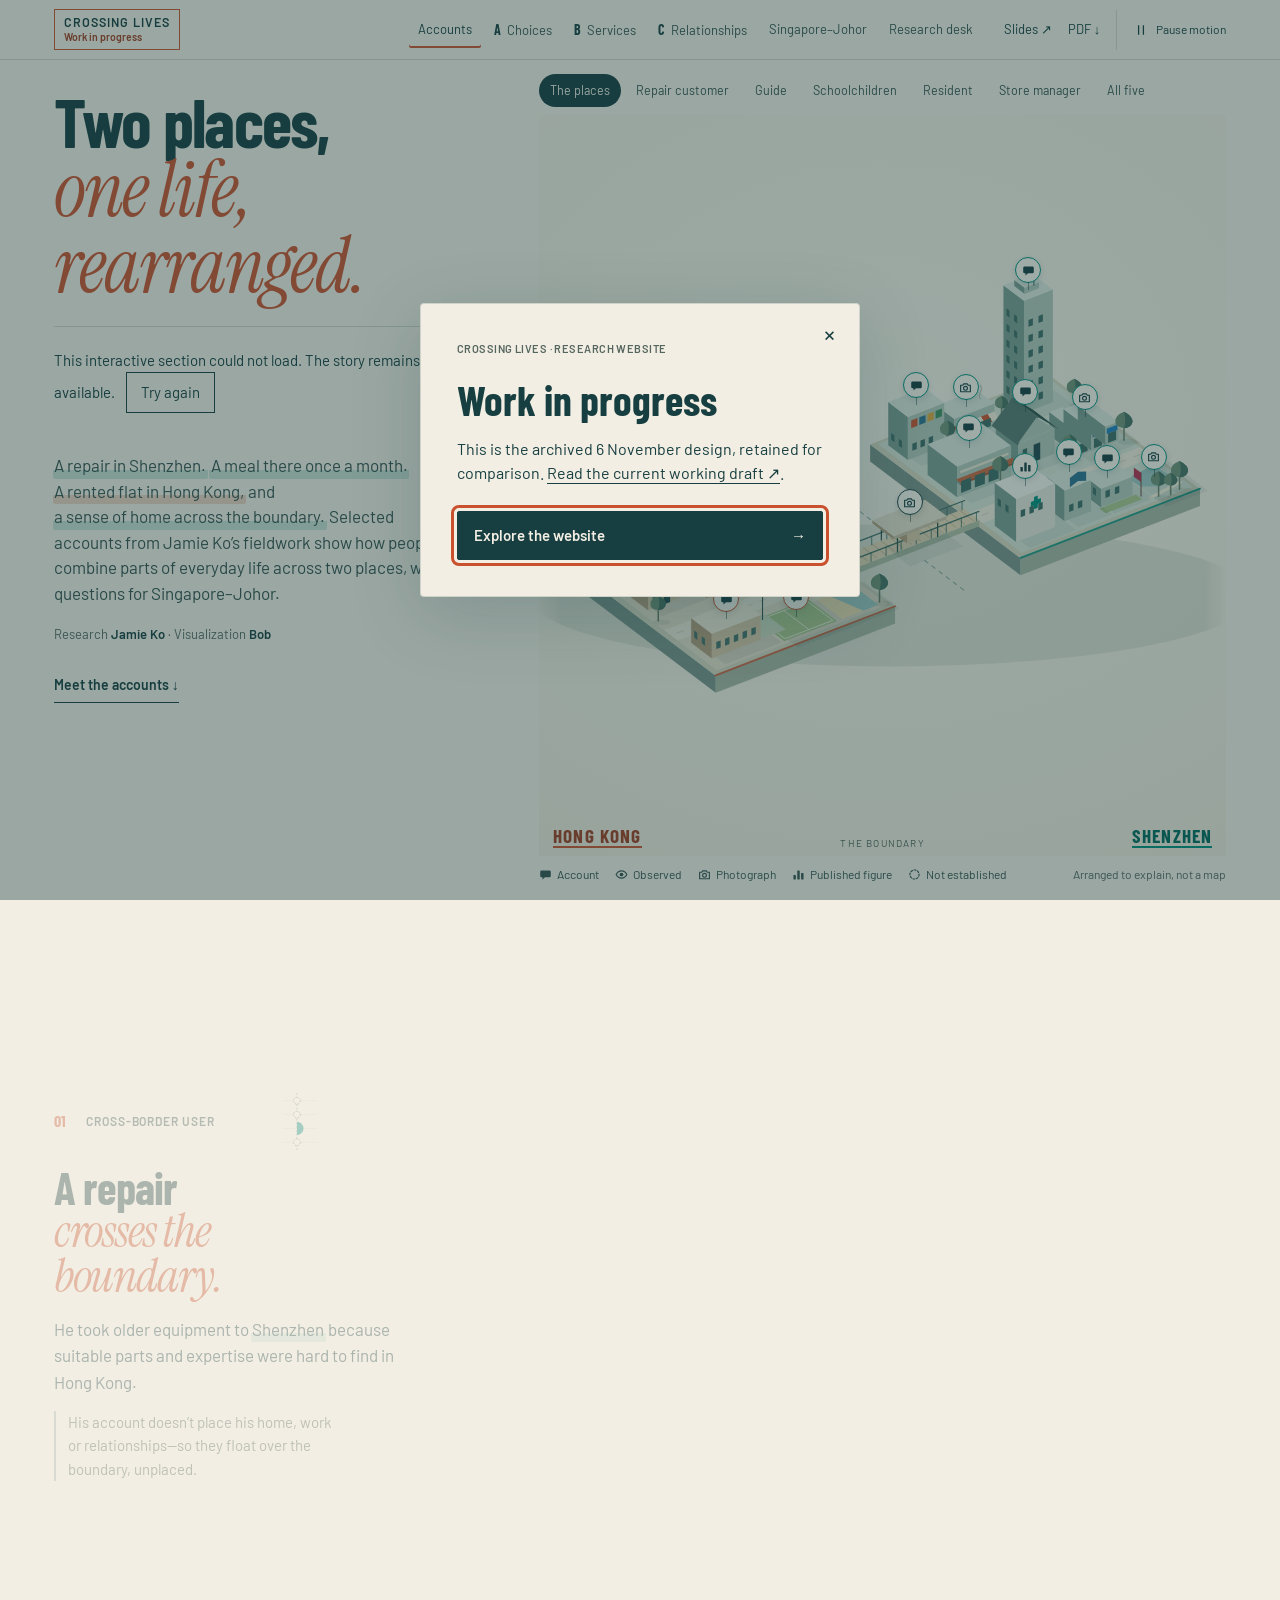
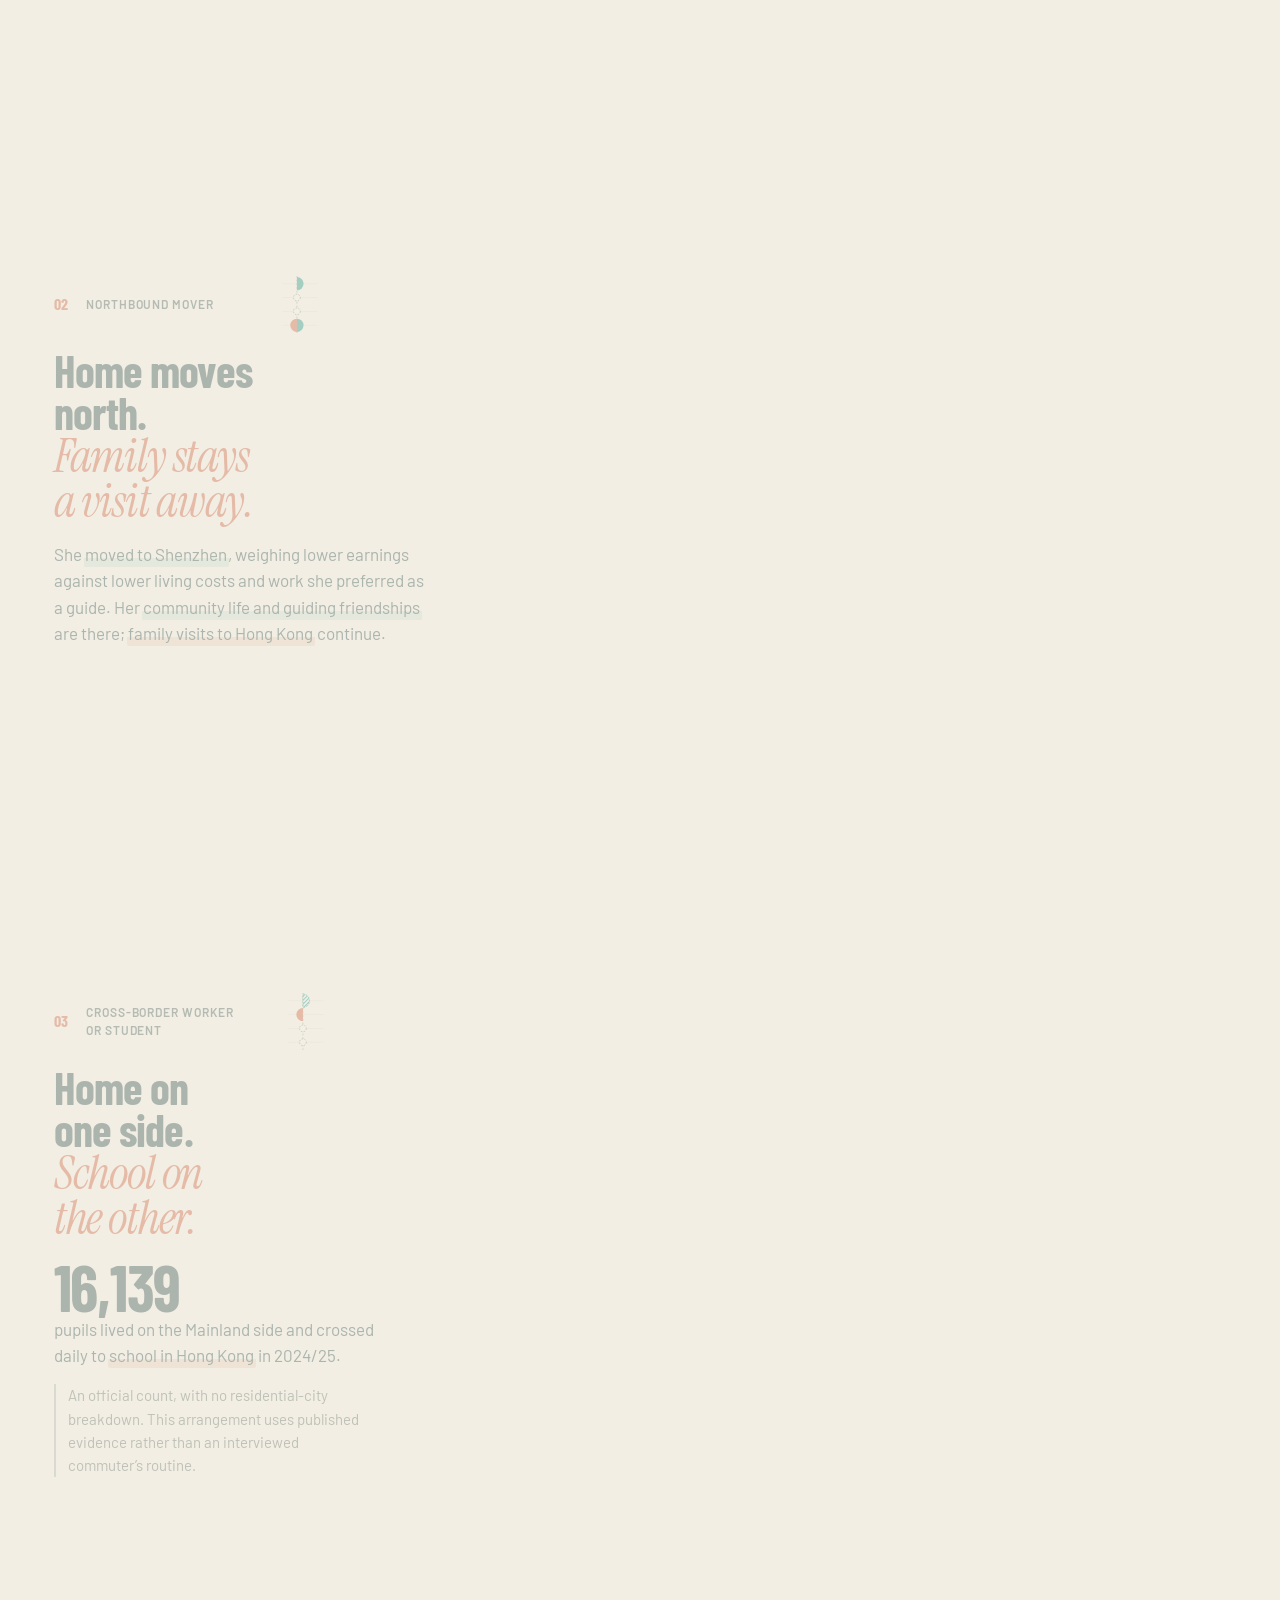
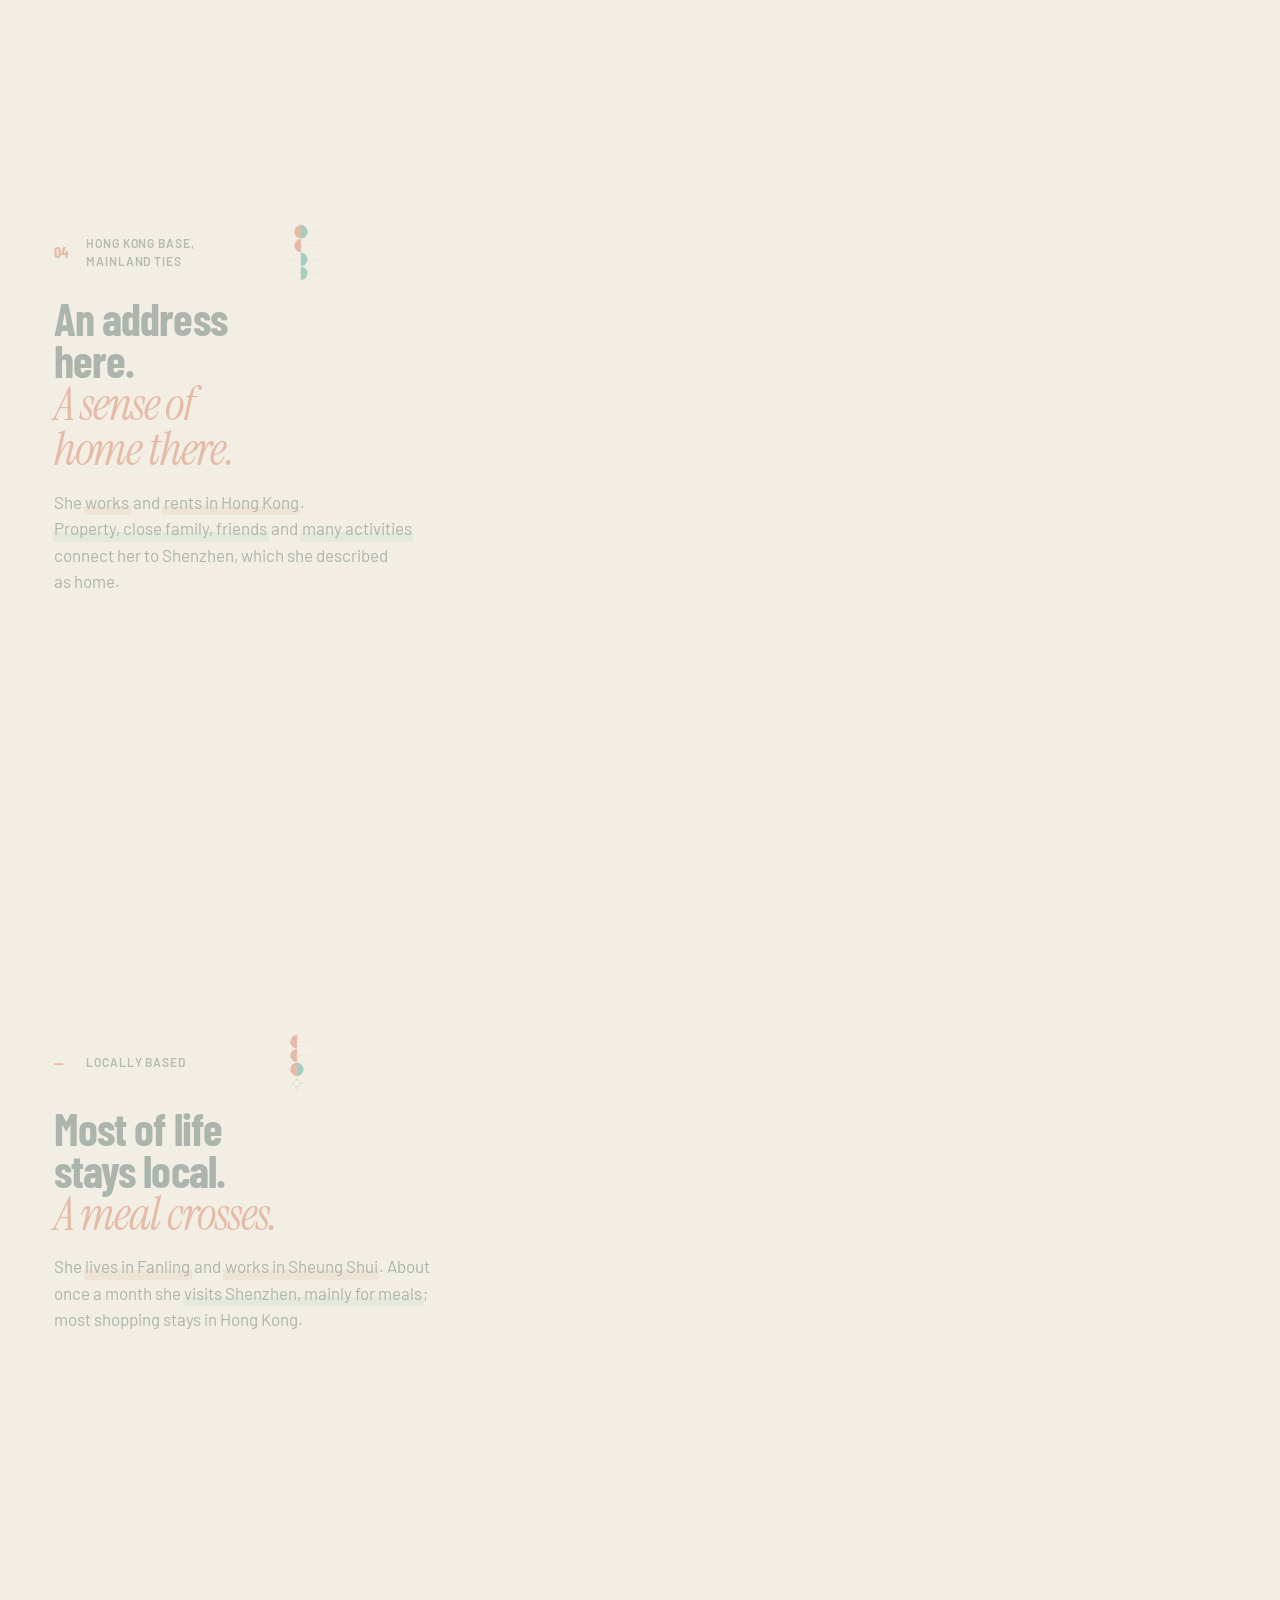
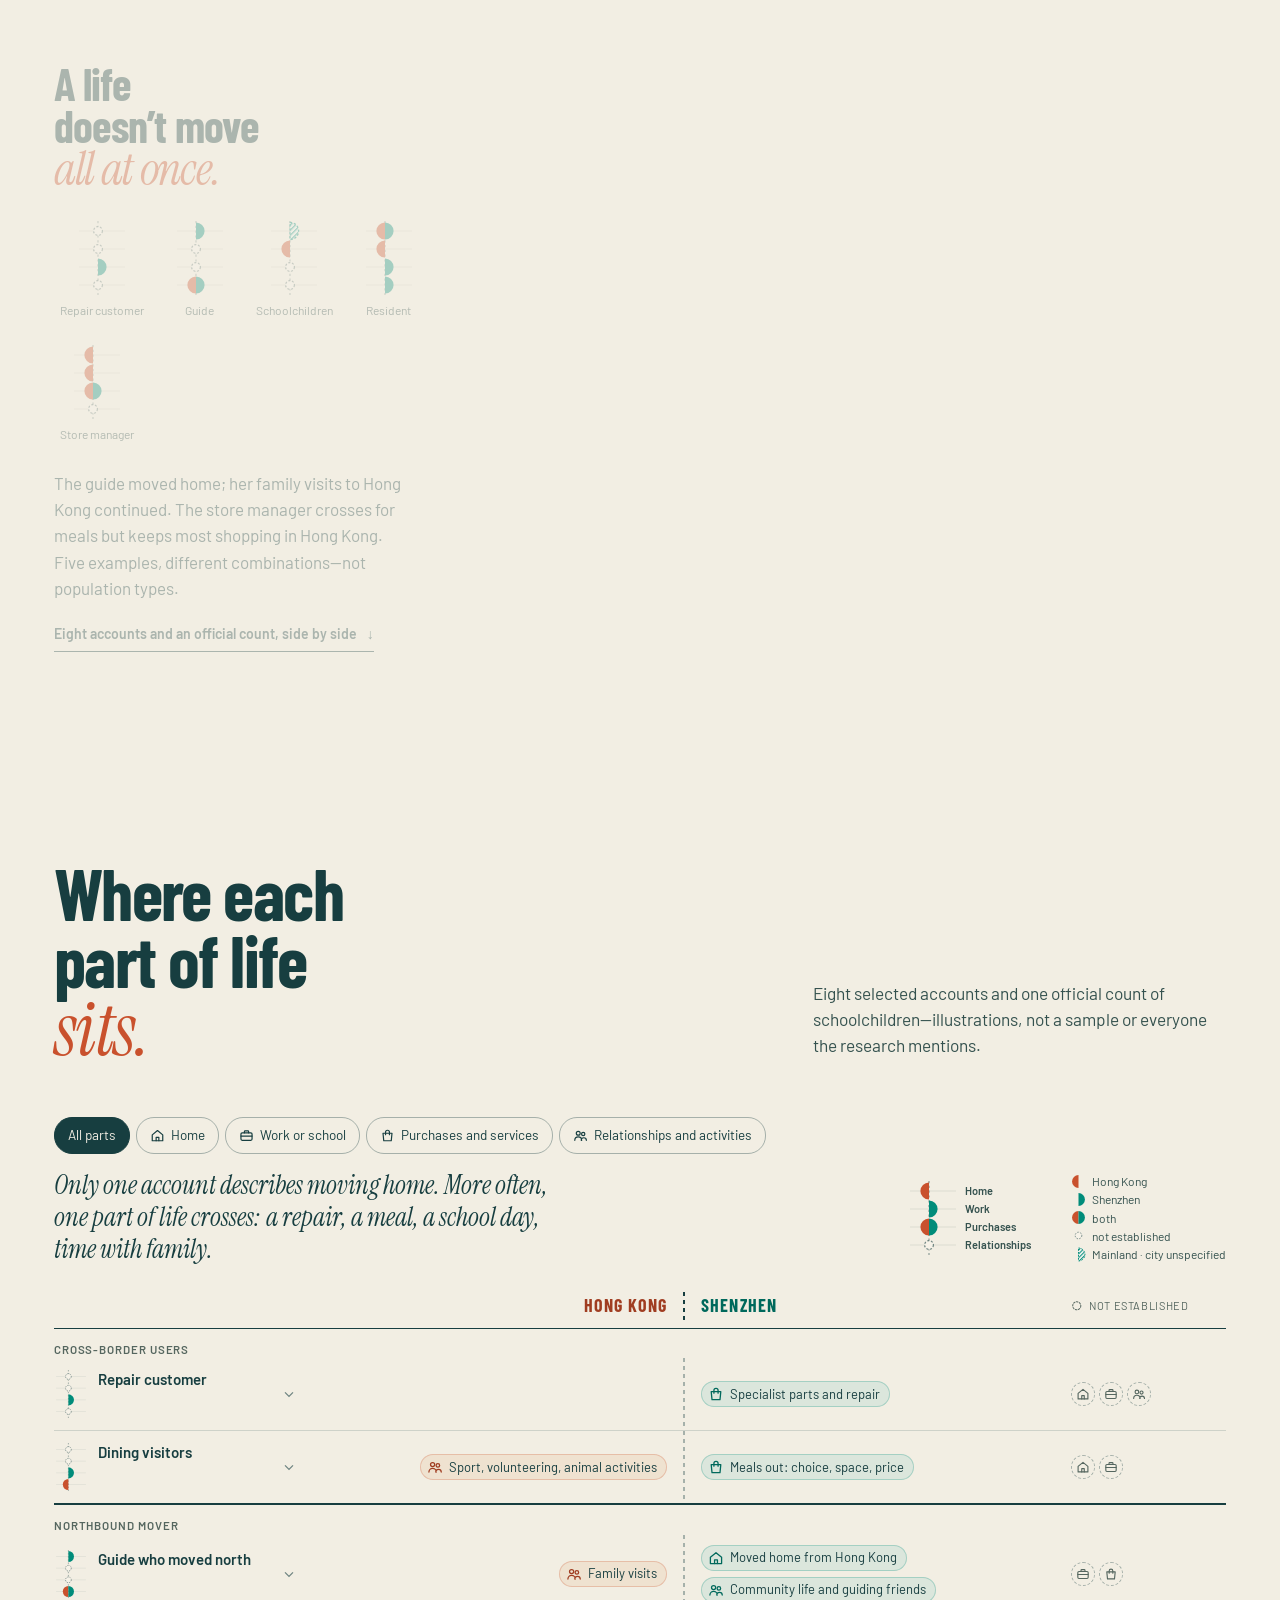
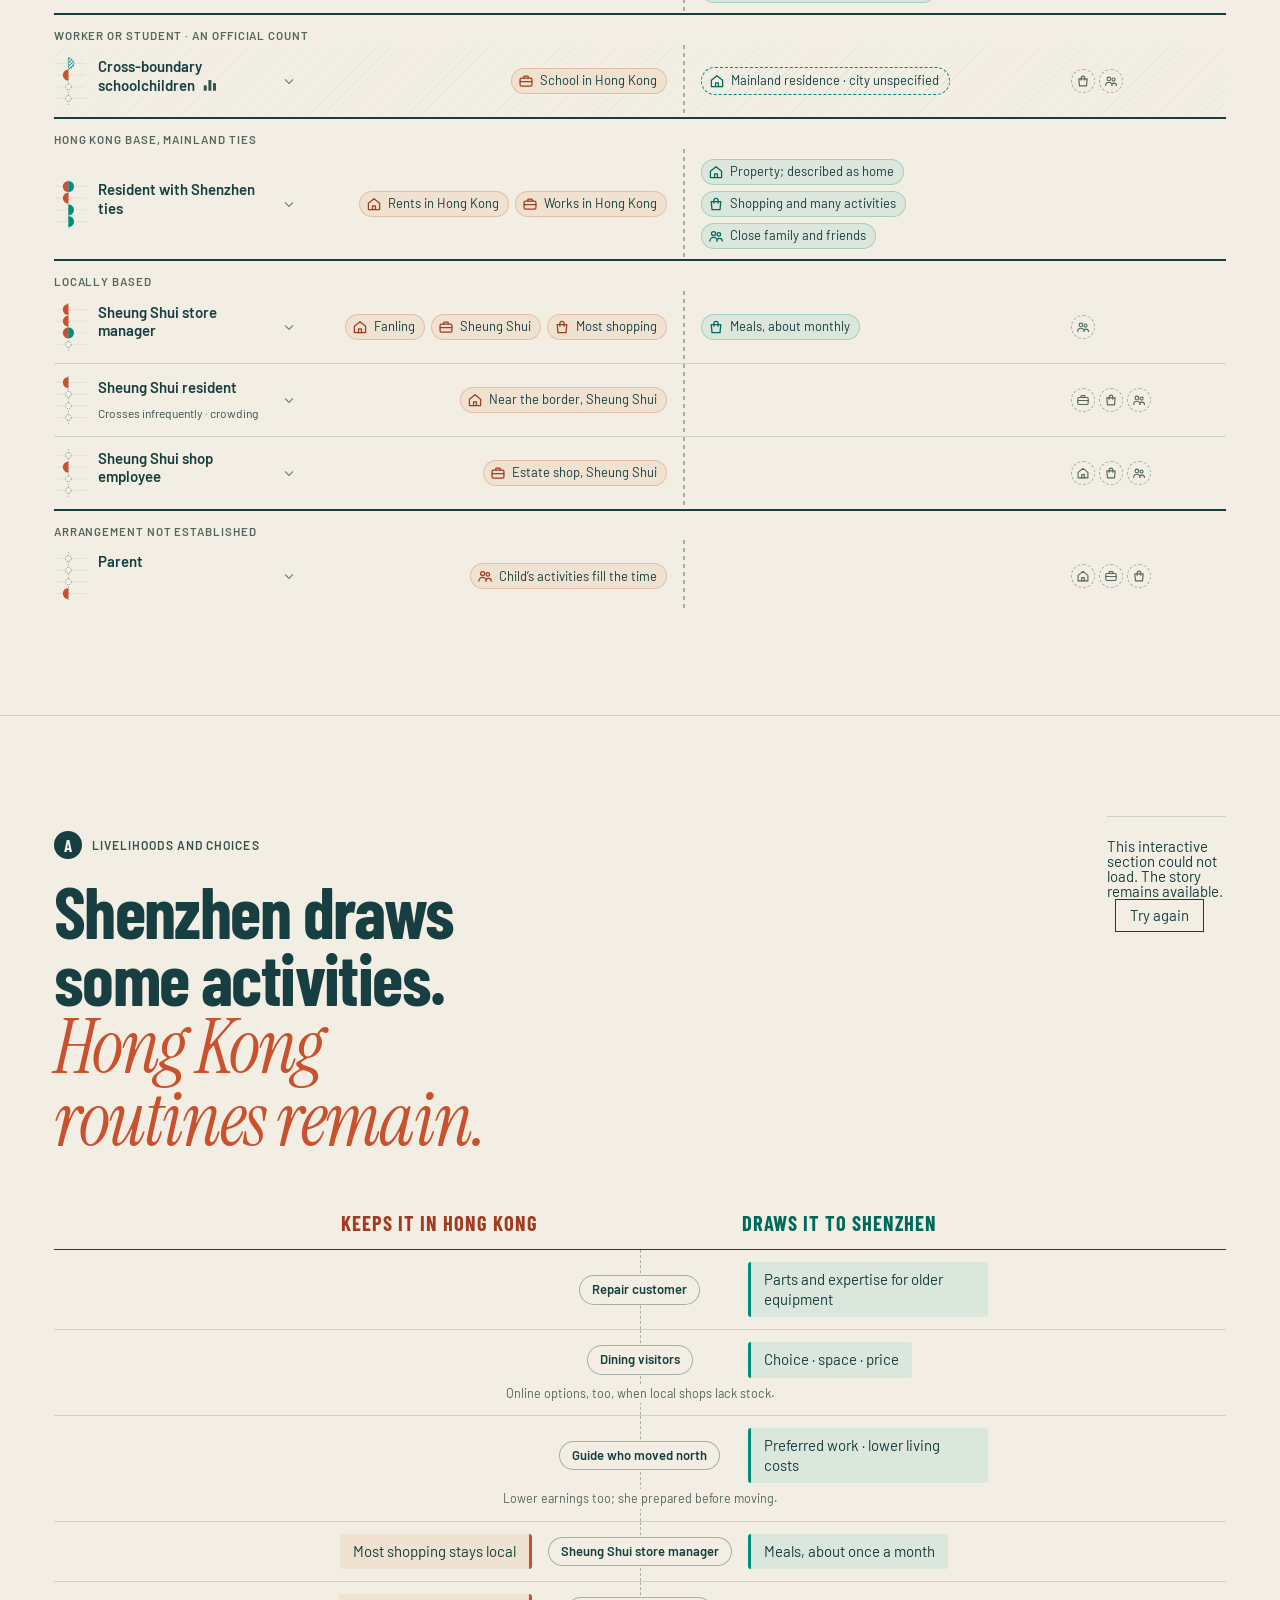
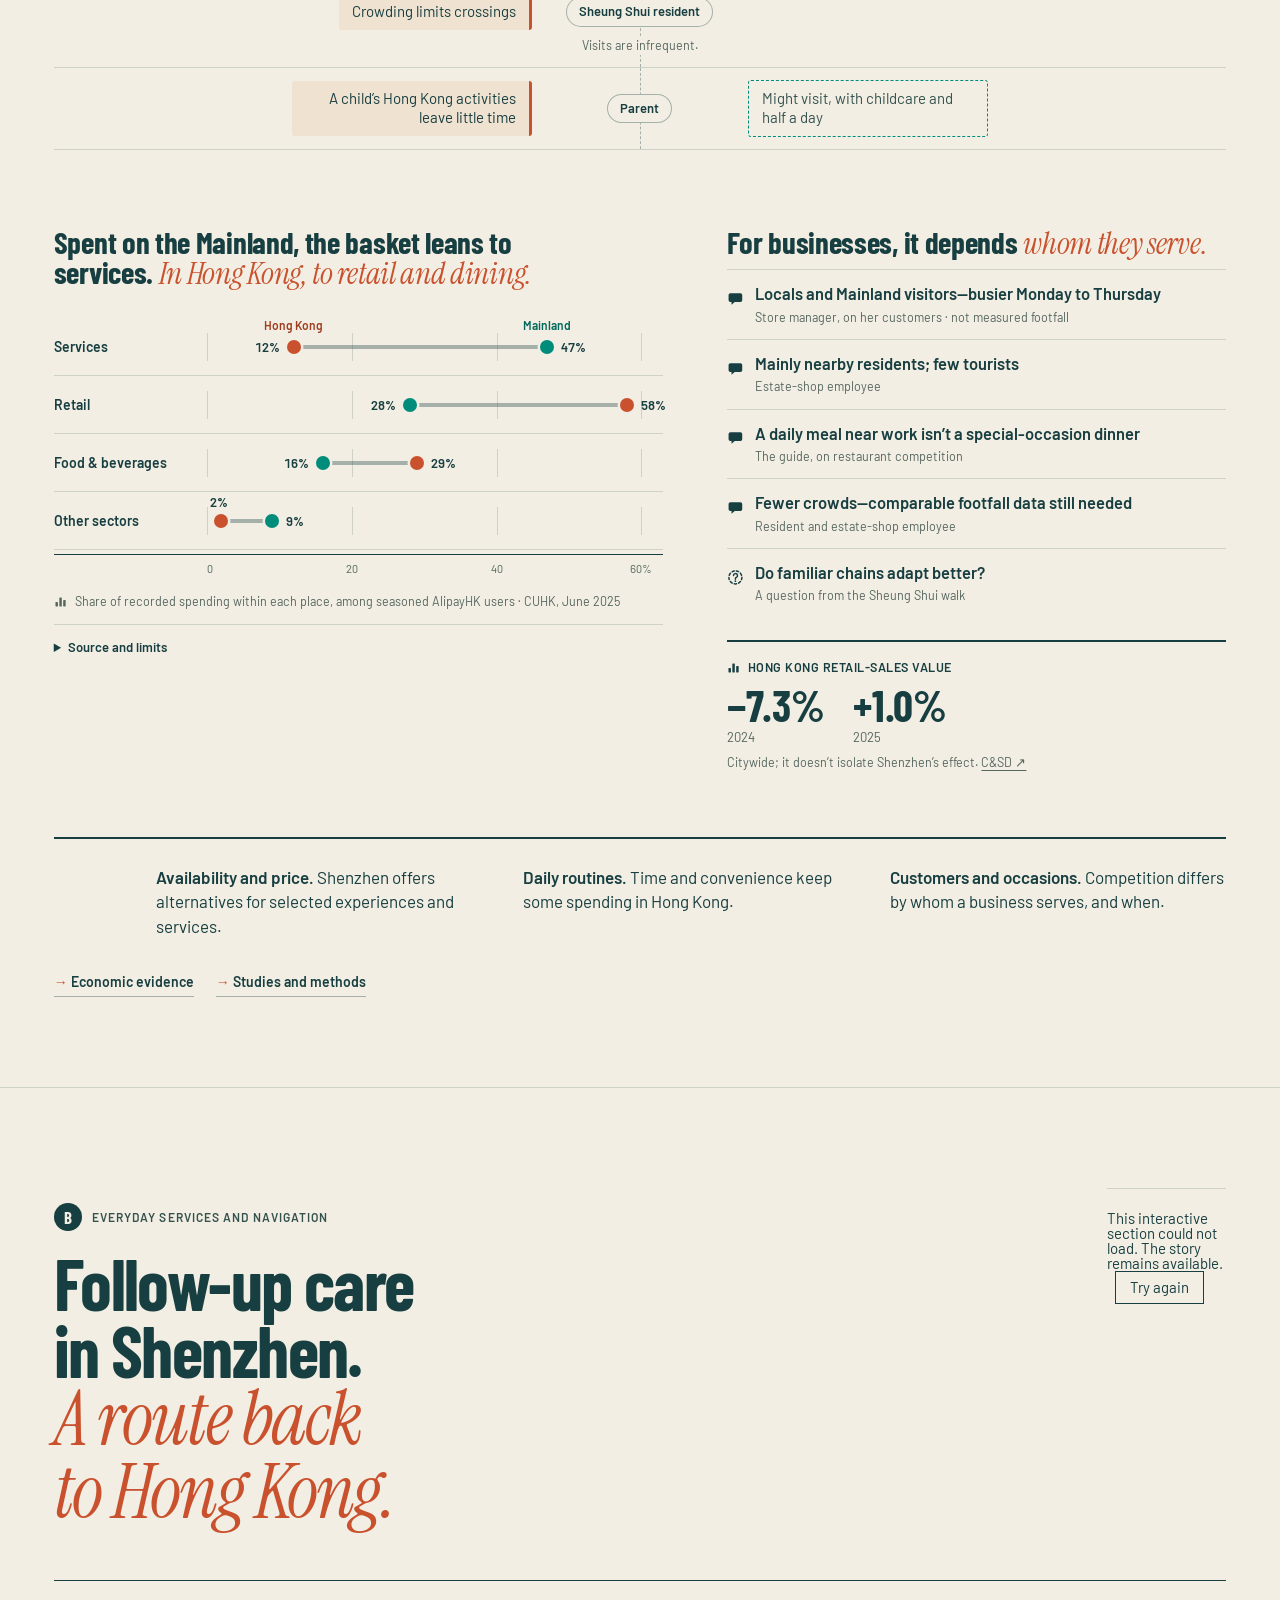
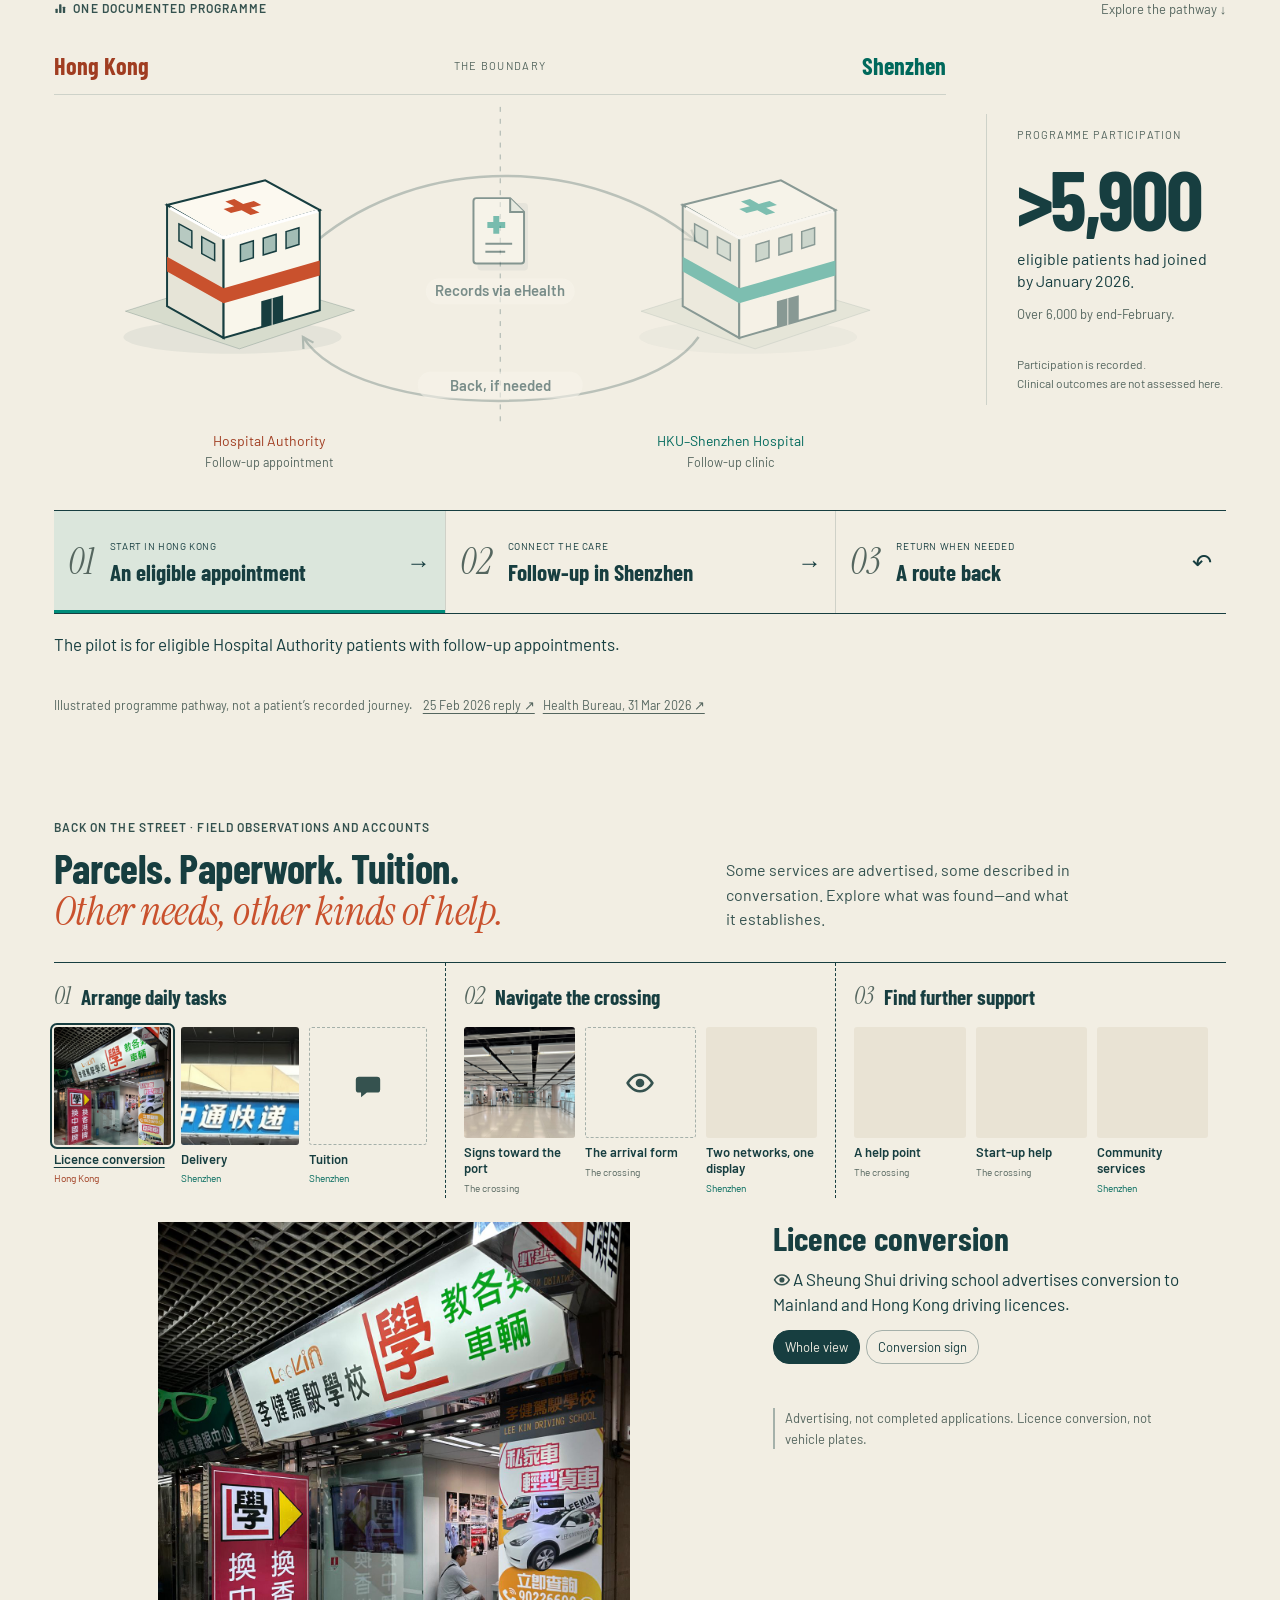
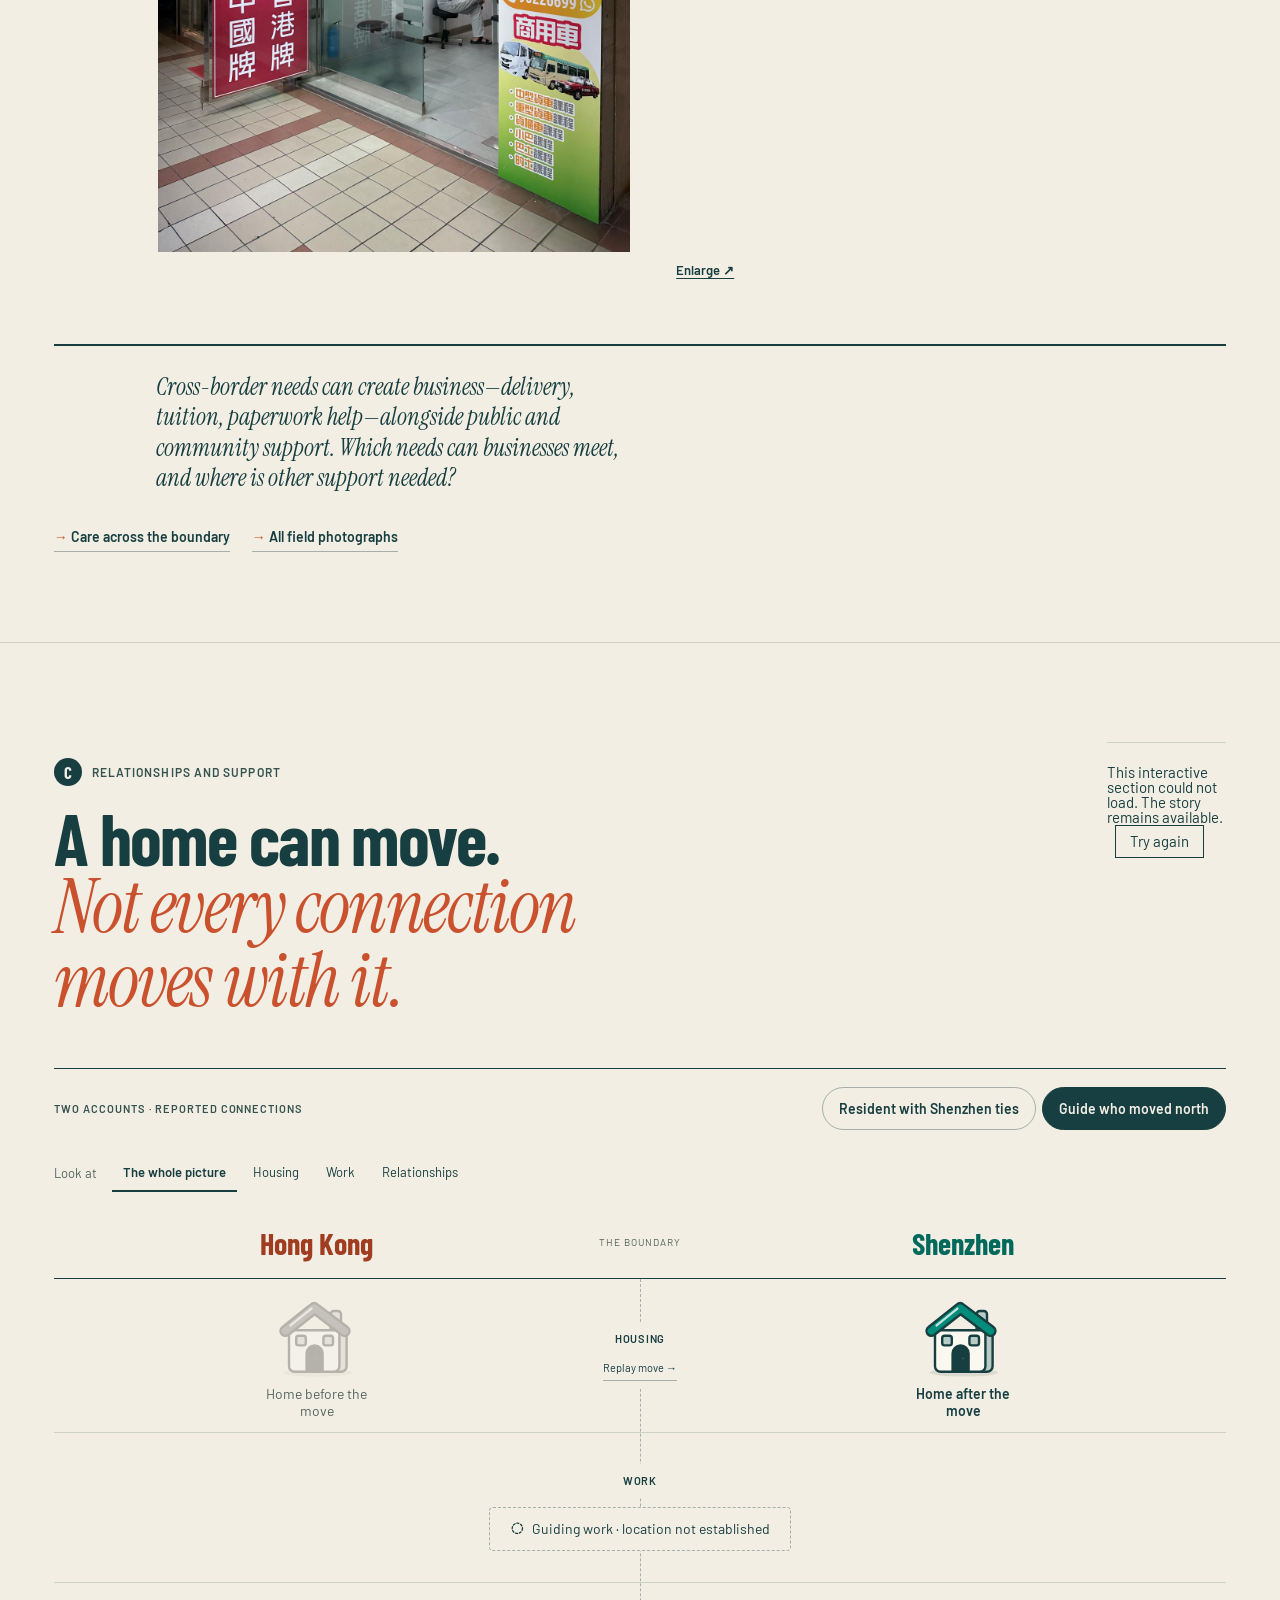
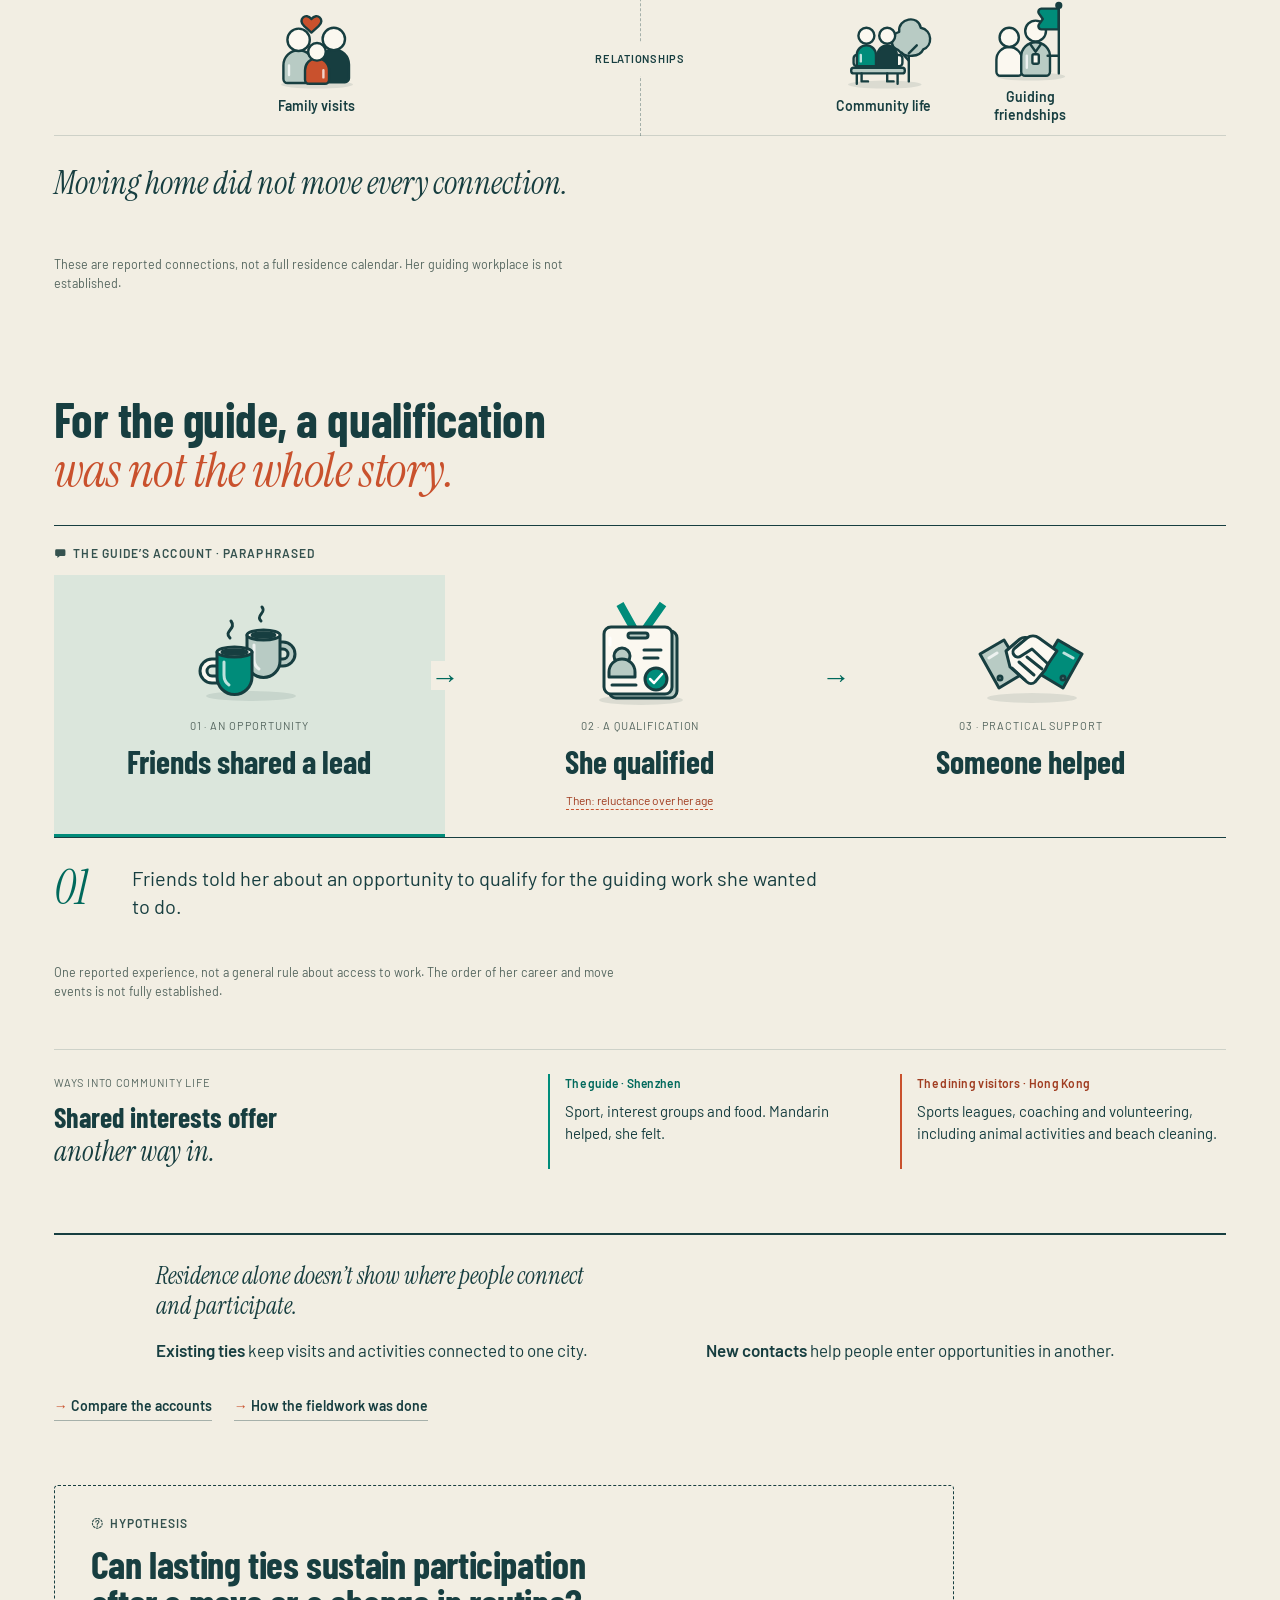
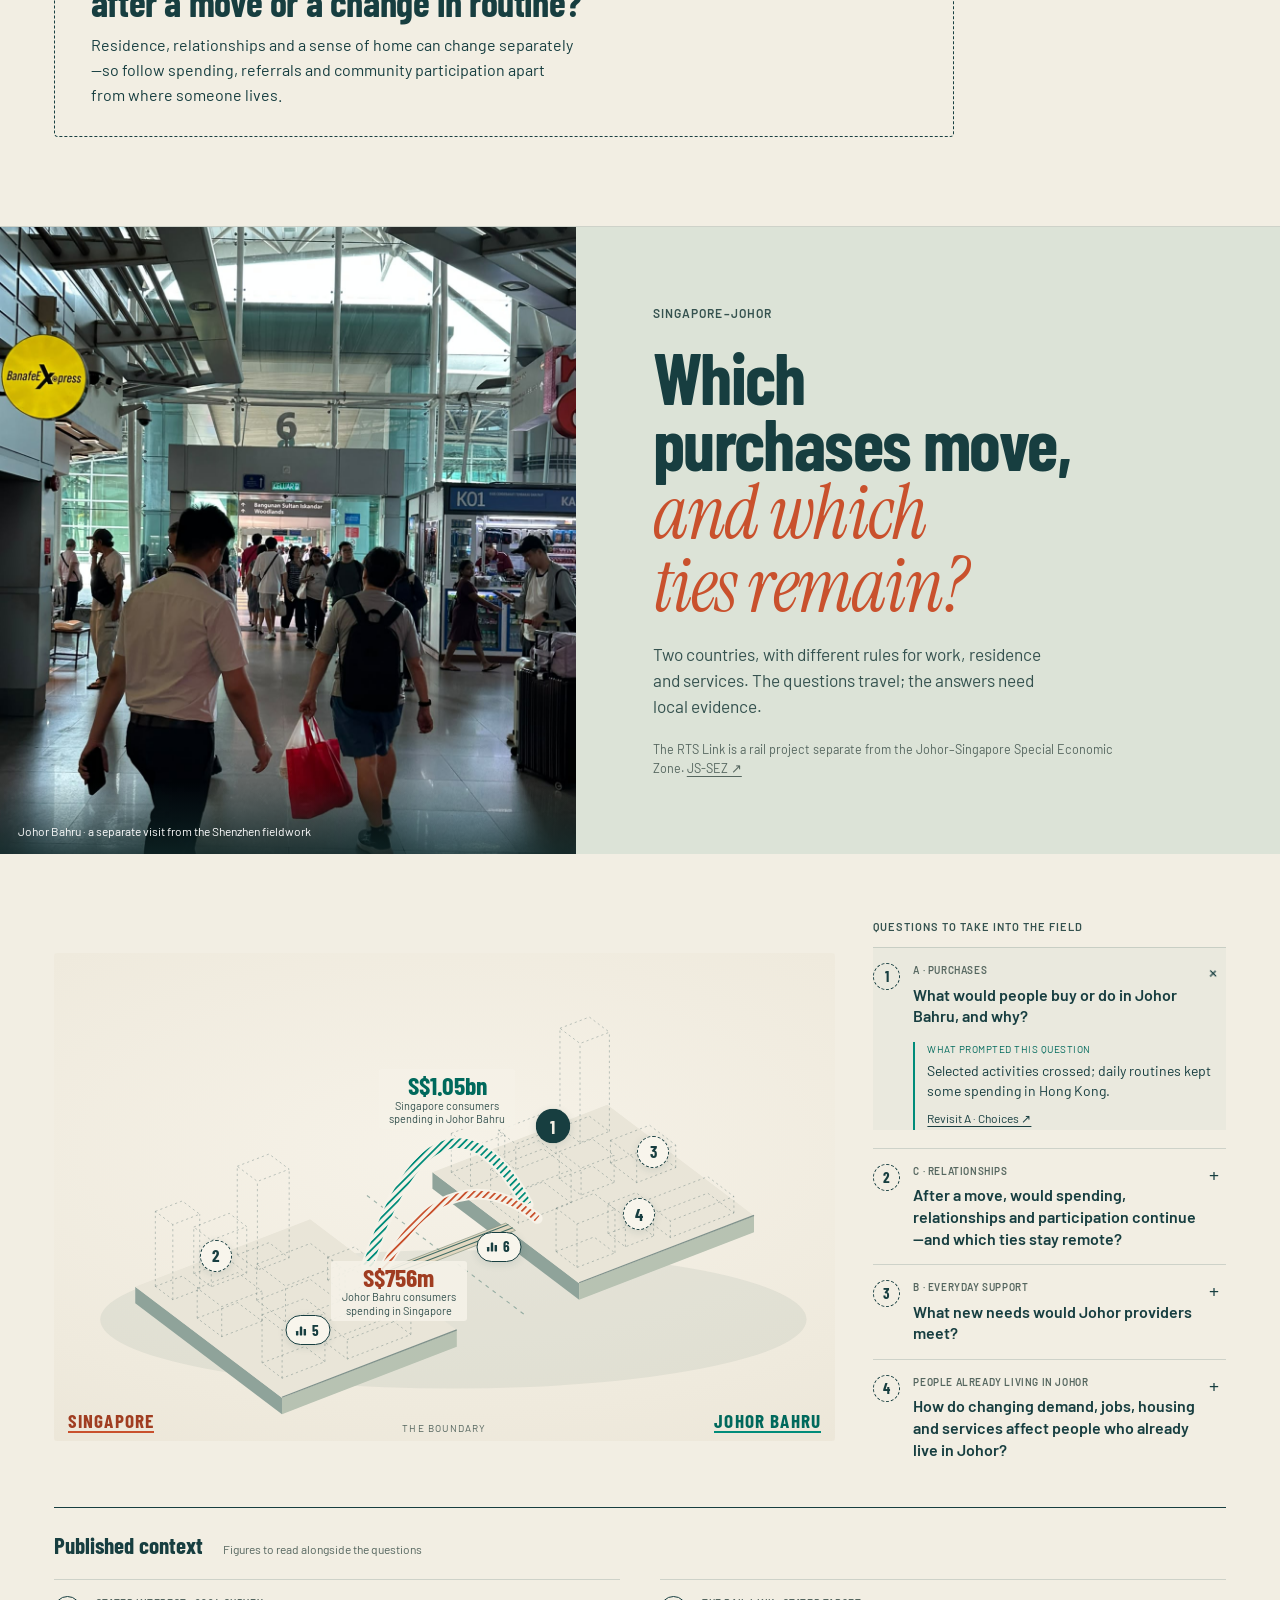
<file: review/connected-20261106/snapshot/feature/index.html>
<!doctype html>
<html lang="en" data-motion="on">
<!-- Generated from ../index.html by tools/sync-feature-alias.py. Edit the root page, then re-run. -->
<head>
<meta charset="utf-8"><meta name="viewport" content="width=device-width,initial-scale=1"><meta name="theme-color" content="#f2eee3">
<meta name="description" content="Work in progress: a visual research story about how people combine everyday life across Hong Kong and Shenzhen, with questions for Singapore–Johor. Research by Jamie Ko; visualization by Bob.">
<title>Crossing Lives — archived 6 November edition</title>
<link rel="icon" type="image/svg+xml" href="assets/favicon.svg">
<link rel="preload" href="../fonts/BarlowCondensed-Bold.ttf" as="font" type="font/ttf" crossorigin>
<link rel="preload" href="../fonts/InstrumentSerif-Italic.ttf" as="font" type="font/ttf" crossorigin>
<link rel="stylesheet" href="edition.css?v=20261106-connected">
<link rel="stylesheet" href="evidence.css?v=20261031-v3"><link rel="stylesheet" href="everyday.css?v=20261031-v3"><link rel="stylesheet" href="library.css?v=20261031-v3"><link rel="stylesheet" href="policy-map.css?v=20261031-v3"><link rel="stylesheet" href="research-overview.css?v=20261101-script"><link rel="stylesheet" href="field-gallery.css?v=20261031-v3"><link rel="stylesheet" href="game.css?v=20261031-v3">
<link rel="stylesheet" href="desk.css?v=20261105-edition">
<meta name="robots" content="noindex,nofollow">
</head>
<body>
<dialog class="status-popup" id="status-popup" aria-labelledby="status-popup-title" aria-describedby="status-popup-description">
  <form method="dialog">
    <button class="status-popup-close" type="submit" aria-label="Close work-in-progress notice">×</button>
    <p class="status-popup-kicker">Crossing Lives · Research website</p>
    <h2 id="status-popup-title">Work in progress</h2>
    <p id="status-popup-description">This is the archived 6 November design, retained for comparison. <a href="../../../../">Read the current working draft ↗</a>.</p>
    <button class="status-popup-explore" type="submit" autofocus>Explore the website <span aria-hidden="true">→</span></button>
  </form>
</dialog>
<a class="skip-link" href="#ledger">Skip the model and read the findings</a>

<header class="masthead">
  <a class="wordmark" href="#top" aria-label="Crossing Lives home — work in progress"><span>CROSSING LIVES</span><span class="site-status">Work in progress</span></a>
  <nav class="chapter-nav" aria-label="Chapters">
    <a href="#accounts" data-chapter="accounts">Accounts</a>
    <a href="#choices" data-chapter="choices"><b>A</b> Choices</a>
    <a href="#services" data-chapter="services"><b>B</b> Services</a>
    <a href="#ties" data-chapter="ties"><b>C</b> Relationships</a>
    <a href="#johor" data-chapter="johor">Singapore–Johor</a>
    <a href="#depth" data-chapter="depth">Research desk</a>
  </nav>
  <details class="contents-menu" id="contents-menu"><summary><span>Contents</span> <span class="current-chapter">Accounts</span><svg viewBox="0 0 20 20" aria-hidden="true"><path d="M5 8l5 5 5-5"/></svg></summary>
    <nav class="contents-panel" aria-label="Contents">
      <div><span class="contents-label">The story</span><a href="#accounts" data-chapter="accounts">Five accounts across a boundary</a><a href="#ledger" data-chapter="ledger">Selected accounts, side by side</a><a href="#choices" data-chapter="choices">A · Livelihoods and choices</a><a href="#services" data-chapter="services">B · Everyday services</a><a href="#ties" data-chapter="ties">C · Relationships and support</a><a href="#johor" data-chapter="johor">Questions for Singapore–Johor</a><a href="#conclusion" data-chapter="conclusion">What the accounts help us see</a></div>
      <div><span class="contents-label">The research desk</span><a href="#about-inquiry">How the research was done</a><a href="#research-reading">Studies and methods</a><a href="#evidence">Economic evidence</a><a href="#care-evidence">Care across the boundary</a><a href="#school-evidence">A school day across the boundary</a><a href="#street-level">Field photographs</a><a href="#policy-maps">Maps and policy documents</a><a href="#questions">Questions to investigate</a><a href="#measure">What we would need to measure</a><a href="#responses">Possible responses</a><a href="#sources">Sources and credits</a><a href="../../../../presentation.html">Presentation ↗</a><a href="../../../../presentation.pdf" download>Slide PDF ↓</a></div>
    </nav>
  </details>
  <nav class="delivery-nav" aria-label="Presentation and controls"><a class="slides-link" href="../../../../presentation.html">Slides <span aria-hidden="true">↗</span></a><a class="pdf-link" href="../../../../presentation.pdf" download>PDF <span aria-hidden="true">↓</span></a><button class="motion-control" id="motion-control" type="button" aria-pressed="false"><svg viewBox="0 0 20 20" aria-hidden="true"><path d="M7 4v12M13 4v12"/></svg><span>Pause motion</span></button></nav>
  <div class="reading-progress" aria-hidden="true"></div>
</header>

<main>
<section class="opening" id="top" aria-labelledby="hero-title" data-chapter-id="accounts" data-chapter-title="Accounts">
 <span id="accounts" class="anchor"></span><span id="arrangements" class="anchor"></span>
 <div class="scrolly page">
  <article class="step step-intro" data-scene="overview">
    <h1 id="hero-title">Two places, <em>one life, rearranged.</em></h1>
    <div class="hero-type" id="hero-type"></div>
    <p class="deck"><button type="button" class="pw side-sz" data-place="sz-repair">A repair in Shenzhen.</button> <button type="button" class="pw side-sz" data-place="sz-dining">A meal there once a month.</button> <button type="button" class="pw side-hk" data-place="hk-rental">A rented flat in Hong Kong,</button> and <button type="button" class="pw side-sz" data-place="sz-tower">a sense of home across the boundary.</button> Selected accounts from Jamie Ko’s fieldwork show how people combine parts of everyday life across two places, with questions for Singapore–Johor.</p>
    <p class="byline">Research <strong>Jamie Ko</strong> · Visualization <strong>Bob</strong></p>
    <p class="mini-key key-intro" aria-label="Marker key"><span><span data-glyph="account"></span>Account</span><span><span data-glyph="observed"></span>Observed</span><span><span data-glyph="photo"></span>Photograph</span><span><span data-glyph="published"></span>Published figure</span><span><span data-glyph="unknown"></span>Not established</span><span class="mini-key-note">Arranged to explain, not a map</span></p>
    <p class="cue"><a href="#step-repair">Meet the accounts <span aria-hidden="true">↓</span></a></p>
  </article>

  <div class="scrolly-graphic">
    <div class="tour-switch" role="group" aria-label="Jump to an account">
      <button type="button" data-go="overview" aria-pressed="true">The places</button>
      <button type="button" data-go="repair" aria-pressed="false">Repair customer</button>
      <button type="button" data-go="guide" aria-pressed="false">Guide</button>
      <button type="button" data-go="pupils" aria-pressed="false">Schoolchildren</button>
      <button type="button" data-go="resident" aria-pressed="false">Resident</button>
      <button type="button" data-go="manager" aria-pressed="false">Store manager</button>
      <button type="button" data-go="together" aria-pressed="false">All five</button>
    </div>
    <div id="miniature"><p class="loading-note">A miniature of the fieldwork: Hong Kong and Shenzhen, joined by one crossing. Each building stands for a place in the research—shops in Sheung Shui, homes in Fanling, repair specialists, restaurants, a follow-up clinic and a street of services in Shenzhen.</p></div>
    <p class="mini-key" aria-hidden="true"><span><span data-glyph="account"></span>Account</span><span><span data-glyph="observed"></span>Observed</span><span><span data-glyph="photo"></span>Photograph</span><span><span data-glyph="published"></span>Published figure</span><span><span data-glyph="unknown"></span>Not established</span><span class="mini-key-note">Arranged to explain, not a map</span></p>
  </div>

  <article class="step" data-scene="repair" id="step-repair">
    <p class="step-tag"><span>01</span>Cross-border user<span class="step-sig" data-signature="repair" data-size="40"></span></p>
    <h2>A repair <em>crosses the boundary.</em></h2>
    <p>He took older equipment to <button type="button" class="pw side-sz" data-place="sz-repair">Shenzhen</button> because suitable parts and expertise were hard to find in Hong Kong.</p>
    <p class="step-aside">His account doesn’t place his home, work or relationships—so they float over the boundary, unplaced.</p>
  </article>
  <article class="step" data-scene="guide" id="step-guide">
    <p class="step-tag"><span>02</span>Northbound mover<span class="step-sig" data-signature="guide" data-size="40"></span></p>
    <h2>Home moves north. <em>Family stays a visit away.</em></h2>
    <p>She <button type="button" class="pw side-sz" data-place="sz-home">moved to Shenzhen</button>, weighing lower earnings against lower living costs and work she preferred as a guide. Her <button type="button" class="pw side-sz" data-place="sz-community">community life and guiding friendships</button> are there; <button type="button" class="pw side-hk" data-place="hk-family">family visits to Hong Kong</button> continue.</p>
  </article>
  <article class="step" data-scene="pupils" id="step-pupils">
    <p class="step-tag"><span>03</span>Cross-border worker or student<span class="step-sig" data-signature="pupils" data-size="40"></span></p>
    <h2>Home on one side. <em>School on the other.</em></h2>
    <p class="step-figure"><strong>16,139</strong> pupils lived on the Mainland side and crossed daily to <button type="button" class="pw side-hk" data-place="hk-school">school in Hong Kong</button> in 2024/25.</p>
    <p class="step-aside">An official count, with no residential-city breakdown. This arrangement uses published evidence rather than an interviewed commuter’s routine.</p>
  </article>
  <article class="step" data-scene="resident" id="step-resident">
    <p class="step-tag"><span>04</span>Hong Kong base, Mainland ties<span class="step-sig" data-signature="resident" data-size="40"></span></p>
    <h2>An address here. <em>A sense of home there.</em></h2>
    <p>She <button type="button" class="pw side-hk" data-place="hk-work">works</button> and <button type="button" class="pw side-hk" data-place="hk-rental">rents in Hong Kong</button>. <button type="button" class="pw side-sz" data-place="sz-tower">Property, close family, friends</button> and <button type="button" class="pw side-sz" data-place="sz-leisure">many activities</button> connect her to Shenzhen, which she described as home.</p>
  </article>
  <article class="step" data-scene="manager" id="step-manager">
    <p class="step-tag"><span>—</span>Locally based<span class="step-sig" data-signature="manager" data-size="40"></span></p>
    <h2>Most of life stays local. <em>A meal crosses.</em></h2>
    <p>She <button type="button" class="pw side-hk" data-place="hk-fanling">lives in Fanling</button> and <button type="button" class="pw side-hk" data-place="hk-shops">works in Sheung Shui</button>. About once a month she <button type="button" class="pw side-sz" data-place="sz-dining">visits Shenzhen, mainly for meals</button>; most shopping stays in Hong Kong.</p>
  </article>
  <article class="step step-together" data-scene="together" id="step-together">
    <h2>A life doesn’t move <em>all at once.</em></h2>
    <ul class="sig-row">
      <li><a href="#step-repair"><span data-signature="repair" data-size="52"></span><small>Repair customer</small></a></li>
      <li><a href="#step-guide"><span data-signature="guide" data-size="52"></span><small>Guide</small></a></li>
      <li><a href="#step-pupils"><span data-signature="pupils" data-size="52"></span><small>Schoolchildren</small></a></li>
      <li><a href="#step-resident"><span data-signature="resident" data-size="52"></span><small>Resident</small></a></li>
      <li><a href="#step-manager"><span data-signature="manager" data-size="52"></span><small>Store manager</small></a></li>
    </ul>
    <p>The guide moved home; her family visits to Hong Kong continued. The store manager crosses for meals but keeps most shopping in Hong Kong. Five examples, different combinations—not population types.</p>
    <p><a class="text-link" href="#ledger">Eight accounts and an official count, side by side <span aria-hidden="true">↓</span></a></p>
  </article>
 </div>
</section>

<section class="ledger-section page" id="ledger" aria-labelledby="ledger-title" data-chapter-id="accounts" data-chapter-title="Selected accounts">
  <span id="story" class="anchor"></span>
  <header class="section-head">
    <h2 id="ledger-title">Where each part of life <em>sits.</em></h2>
    <p class="deck">Eight selected accounts and one official count of schoolchildren—illustrations, not a sample or everyone the research mentions.</p>
  </header>
  <div id="life-ledger"><ul class="static-list"><li>Repair customer: specialist parts and repair in Shenzhen; home, work and ties not established.</li><li>Dining visitors: meals in Shenzhen for choice, space and price; activities in Hong Kong.</li><li>Guide who moved north: home moved to Shenzhen; family visits in Hong Kong.</li><li>Cross-boundary schoolchildren: 16,139 pupils with Mainland residence attend school in Hong Kong (official data).</li><li>Resident with Shenzhen ties: rents and works in Hong Kong; property, family, friends and activities in Shenzhen.</li><li>Sheung Shui store manager: home in Fanling, work in Sheung Shui, most shopping in Hong Kong; meals in Shenzhen about monthly.</li><li>Sheung Shui resident: lives near the border; crowding limits crossings.</li><li>Sheung Shui shop employee: works at an estate shop.</li><li>Parent: a child’s Hong Kong activities leave little time.</li></ul></div>
</section>

<section class="lens page" id="choices" aria-labelledby="choices-title" data-chapter-id="choices" data-chapter-title="A · Choices">
  <span id="selective" class="anchor"></span>
  <header class="section-head lens-head">
    <span class="lens-mark" data-lens="A" aria-hidden="true"></span><p class="lens-tag"><b>A</b>Livelihoods and choices</p>
    <h2 id="choices-title">Shenzhen draws some activities. <em>Hong Kong routines remain.</em></h2>
  </header>
  <div id="reasons"><p class="loading-note">Reasons to choose Shenzhen: parts and expertise; choice, space and price; preferred work and lower living costs; meals. Reasons some activities stay local: most shopping; crowding; a child’s activities leave little time.</p></div>

  <div class="lens-pair">
    <div class="lens-col">
      <h3 class="sub-head">Spent on the Mainland, the basket leans to services. <em>In Hong Kong, to retail and dining.</em></h3>
      <div id="basket"><p class="loading-note">Recorded spending among seasoned AlipayHK users: Mainland services 47%, retail 28%, food and beverages 16%, other 9%; Hong Kong services 12%, retail 58%, food and beverages 29%, other 2%.</p></div>
    </div>
    <div class="lens-col">
      <h3 class="sub-head">For businesses, it depends <em>whom they serve.</em></h3>
      <ul class="voices">
        <li><span data-glyph="account"></span><div><p>Locals and Mainland visitors—busier Monday to Thursday</p><small>Store manager, on her customers · not measured footfall</small></div></li>
        <li><span data-glyph="account"></span><div><p>Mainly nearby residents; few tourists</p><small>Estate-shop employee</small></div></li>
        <li><span data-glyph="account"></span><div><p>A daily meal near work isn’t a special-occasion dinner</p><small>The guide, on restaurant competition</small></div></li>
        <li><span data-glyph="account"></span><div><p>Fewer crowds—comparable footfall data still needed</p><small>Resident and estate-shop employee</small></div></li>
        <li><span data-glyph="question"></span><div><p>Do familiar chains adapt better?</p><small>A question from the Sheung Shui walk</small></div></li>
      </ul>
      <div class="stat-pair" aria-label="Annual change in Hong Kong retail-sales value">
        <p class="stat-label"><span data-glyph="published"></span>Hong Kong retail-sales value</p>
        <div><strong>−7.3%</strong><span>2024</span></div><div><strong>+1.0%</strong><span>2025</span></div>
        <p class="stat-limit">Citywide; it doesn’t isolate Shenzhen’s effect. <a href="https://www.censtatd.gov.hk/en/web_table.html?id=620-67001" target="_blank" rel="noopener">C&amp;SD ↗</a></p>
      </div>
    </div>
  </div>

  <aside class="takeaway" aria-label="What lens A suggests">
    <ol><li><b>Availability and price.</b> Shenzhen offers alternatives for selected experiences and services.</li><li><b>Daily routines.</b> Time and convenience keep some spending in Hong Kong.</li><li><b>Customers and occasions.</b> Competition differs by whom a business serves, and when.</li></ol>
  </aside>
  <p class="go-deeper"><a href="#evidence">Economic evidence</a><a href="#research-reading">Studies and methods</a></p>
</section>

<section class="lens page" id="services" aria-labelledby="services-title" data-chapter-id="services" data-chapter-title="B · Services">
  <span id="access" class="anchor"></span>
  <header class="section-head lens-head">
    <span class="lens-mark" data-lens="B" aria-hidden="true"></span><p class="lens-tag"><b>B</b>Everyday services and navigation</p>
    <h2 id="services-title">Follow-up care in Shenzhen. <em>A route back to Hong Kong.</em></h2>
  </header>
  <div class="care-block">
    <div id="care-loop"><p class="loading-note">Eligible Hospital Authority follow-up patients can receive care at HKU–Shenzhen Hospital, authorise access to records through eHealth, and return to HA follow-up on request according to clinical need. More than 5,900 had joined by January 2026.</p></div>
  </div>
  <div class="services-fieldwork">
    <header class="services-field-head"><p class="eyebrow">Back on the street · field observations and accounts</p><h3 class="sub-head">Parcels. Paperwork. Tuition.<br><em>Other needs, other kinds of help.</em></h3><p>Some services are advertised, some described in conversation. Explore what was found—and what it establishes.</p></header>
  <div id="service-trail"><figure class="static-figure"><img src="assets/sz-wayfinding.jpg" alt="A rack holds guides in several languages beneath the Futian Port Inbound Service Center sign." width="1536" height="2048" loading="lazy"><figcaption>At Futian, immigration staff helped with the arrival form; a separate help point offered information and described referrals. Its operator was unconfirmed and referrals were not tested.</figcaption></figure></div>
  </div>

  <aside class="takeaway" aria-label="What lens B suggests">
    <p class="takeaway-line">Cross-border needs can create business—delivery, tuition, paperwork help—alongside public and community support. Which needs can businesses meet, and where is other support needed?</p>
  </aside>
  <p class="go-deeper"><a href="#care-evidence">Care across the boundary</a><a href="#street-level">All field photographs</a></p>
</section>

<section class="lens page" id="ties" aria-labelledby="ties-title" data-chapter-id="ties" data-chapter-title="C · Relationships">
  <header class="section-head lens-head">
    <span class="lens-mark" data-lens="C" aria-hidden="true"></span><p class="lens-tag"><b>C</b>Relationships and support</p>
    <h2 id="ties-title">A home can move. <em>Not every connection moves with it.</em></h2>
  </header>
  <div id="ties-panel"><p class="loading-note">The resident works and rents in Hong Kong, with property, close family, friends and activities in Shenzhen. The guide moved home to Shenzhen and continues family visits in Hong Kong.</p></div>

  <div class="circles">
    <h3 class="sub-head">For the guide, a qualification <em>was not the whole story.</em></h3>
    <div id="contact-story"><p class="loading-note">Friends shared a qualification lead. She qualified, then reported reluctance to offer her work. Someone at the organisation helped.</p></div>
    <div class="circles-other"><div><p class="circle-where">Ways into community life</p><h4>Shared interests offer<br><em>another way in.</em></h4></div><div class="circles-interests"><p><b>The guide · Shenzhen</b> Sport, interest groups and food. Mandarin helped, she felt.</p><p><b>The dining visitors · Hong Kong</b> Sports leagues, coaching and volunteering, including animal activities and beach cleaning.</p></div></div>
  </div>

  <aside class="takeaway" aria-label="What lens C suggests">
    <p class="takeaway-line">Residence alone doesn’t show where people connect and participate.</p>
    <ol><li><b>Existing ties</b> keep visits and activities connected to one city.</li><li><b>New contacts</b> help people enter opportunities in another.</li></ol>
  </aside>

  <p class="go-deeper"><a href="#ledger">Compare the accounts</a><a href="#about-inquiry">How the fieldwork was done</a></p>

  <aside class="hypothesis" aria-labelledby="hypothesis-title">
    <p class="hypothesis-label"><span data-glyph="question"></span>Hypothesis</p>
    <h3 id="hypothesis-title">Can lasting ties sustain participation after a move or a change in routine?</h3>
    <p>Residence, relationships and a sense of home can change separately—so follow spending, referrals and community participation apart from where someone lives.</p>
  </aside>
</section>

<section class="johor" id="johor" aria-labelledby="johor-title" data-chapter-id="johor" data-chapter-title="Singapore–Johor">
  <span id="two-way" class="anchor"></span>
  <div class="johor-band">
    <figure class="johor-photo"><img src="assets/sgj-concourse.jpg" alt="A concourse with pedestrians and signs toward Bangunan Sultan Iskandar and Woodlands" loading="lazy" width="1200" height="1600"><figcaption>Johor Bahru · a separate visit from the Shenzhen fieldwork</figcaption></figure>
    <div class="johor-head">
      <p class="eyebrow">Singapore–Johor</p>
      <h2 id="johor-title">Which purchases move, <em>and which ties remain?</em></h2>
      <p class="deck">Two countries, with different rules for work, residence and services. The questions travel; the answers need local evidence.</p>
      <p class="fine">The RTS Link is a rail project separate from the Johor–Singapore Special Economic Zone. <a href="https://www.edb.gov.sg/en/about-edb/media-releases-publications/agreement-between-singapore-and-malaysia-and-the-johor-singapore-special-economic-zone.html" target="_blank" rel="noopener">JS-SEZ ↗</a></p>
    </div>
  </div>
  <div class="page johor-echo">
    <div id="echo"><p class="loading-note">Questions for Singapore–Johor: what people would buy or do in Johor Bahru, and why; whether spending, relationships and participation continue after a move; what new needs Johor providers would meet; and how changing demand, jobs, housing and services affect Johor residents. Forecast extra annual spending with the RTS Link: Singapore consumers in Johor Bahru S$1.05 billion; Johor Bahru consumers in Singapore S$756 million.</p></div>
    <div class="echo-after">
      <p class="jq-proposal"><span data-glyph="question"></span><span>Jamie proposes a Hong Kong–Shenzhen learning exchange for Singapore retailers and service businesses, then small local tests—studying failed adaptations as closely as promising ones.</span></p>
      <p class="go-deeper"><a href="#policy-maps">Maps and plans for both regions</a><a href="#horizon">Other city-regions</a></p>
    </div>
  </div>
</section>

<section class="conclusion" id="conclusion" aria-labelledby="conclusion-title" data-chapter-id="conclusion" data-chapter-title="What we see">
  <div class="page">
    <h2 id="conclusion-title">Everyday choices reveal <em>opportunities and adjustments.</em></h2>
    <ol class="conclusion-lenses">
      <li><b>A</b><p>Shenzhen alternatives create competition; Hong Kong routines still anchor spending.</p></li>
      <li><b>B</b><p>Cross-border needs create service opportunities, alongside public and community support.</p></li>
      <li><b>C</b><p>Relationships sustain connections and open opportunities across cities.</p></li>
    </ol>
    <p class="conclusion-question"><span data-glyph="question"></span>How do lasting ties relate to participation and belonging when life spans cities?</p>
    <p class="fine">Selected experiences and questions—not a causal or representative evaluation of integration.</p>
    <div class="conclusion-links"><a class="solid-link" href="#depth">Open the research desk <span aria-hidden="true">↓</span></a><a class="text-link" href="../../../../presentation.html">View the presentation <span aria-hidden="true">↗</span></a><a class="text-link" href="../../../../presentation.pdf" download>Slide PDF <span aria-hidden="true">↓</span></a></div>
  </div>
</section>

<section class="desk page" id="depth" aria-labelledby="depth-title" data-chapter-id="depth" data-chapter-title="Research desk">
  <header class="section-head">
    <p class="eyebrow">The research desk</p>
    <h2 id="depth-title">Everything behind the story</h2>
    <p class="deck">Methods, evidence collections, maps and what to investigate next. Each collection states its sources and limits.</p>
  </header>
  <div class="desk-groups">
    <section class="desk-group" aria-labelledby="dg-method"><h3 id="dg-method"><span>1</span>How the research was done</h3>
      <details class="shelf" id="about-inquiry"><summary><span class="shelf-title">The groundwork</span><span class="shelf-meta"><span data-glyph="account"></span>14+ conversations · 3 Shenzhen trips · a Sheung Shui walk</span></summary><div class="shelf-body">
        <div class="groundwork">
          <div class="gw-figure"><strong>14+</strong><p>individual and group conversations, plus brief exchanges during visits</p></div>
          <div class="gw-figure"><strong>3</strong><p>Shenzhen trips: by rail via Lok Ma Chau/Futian and via Lo Wu, and an AsiaGlobal Fellows coach visit</p></div>
          <div class="gw-list"><p>Also: a visit to the Hong Kong–Shenzhen Innovation and Technology Park; a Sheung Shui walk with brief local chats on 31 October 2026; studies, statistics and programme documents read alongside the accounts.</p></div>
        </div>
        <p class="fine">At least fourteen conversation occasions, not fourteen unique people. Illustrative experiences, not a representative sample. Accounts are paraphrased; no quotations are used.</p>
        <h4 class="shelf-sub">Four overlapping arrangements</h4>
        <ol class="arrangements"><li><b>01 Cross-border user</b> Based mainly on one side; selected activities across the border.</li><li><b>02 Northbound mover</b> Home moves from Hong Kong to Shenzhen.</li><li><b>03 Cross-border worker or student</b> Lives on one side; works or studies on the other. Illustrated with official pupil data, not an interview.</li><li><b>04 Hong Kong base, Mainland ties</b> Based in Hong Kong, with property, relationships or activities across.</li></ol>
        <h4 class="shelf-sub">Three lenses</h4>
        <p>A · livelihoods and choices; B · everyday services and navigation; C · relationships and support. Selected themes adapted from the Arup / Resilient Cities Network City Resilience Framework (2024)—study lenses, not official dimensions or a resilience score. Institutions run across all three. <a href="https://www.arup.com/globalassets/downloads/insights/c/city-resilience-framework/city-resilience-framework-2024v2.pdf" target="_blank" rel="noopener">Framework ↗</a></p>
        <h4 class="shelf-sub">Two regions</h4>
        <div class="corridors"><figure><img src="assets/policy-locator-hk.svg" alt="Locator map of Hong Kong and Shenzhen" width="620" height="380" loading="lazy"><figcaption><b>Hong Kong–Shenzhen.</b> One country, different systems. The main setting for the fieldwork.</figcaption></figure><figure><img src="assets/policy-locator-sg.svg" alt="Locator map of Singapore and Johor Bahru" width="620" height="380" loading="lazy"><figcaption><b>Singapore–Johor.</b> Two countries. The setting for further questions.</figcaption></figure></div>
      </div></details>
      <details class="shelf" id="research-reading"><summary><span class="shelf-title">Studies and methods</span><span class="shelf-meta"><span data-glyph="published"></span>Systems, purchases, activity patterns, healthcare access</span></summary><div class="shelf-body"><div id="research-overview"><p class="loading-note">Selected research covers institutions, expenditure, spatial patterns and everyday healthcare access.</p></div></div></details>
    </section>
    <section class="desk-group" aria-labelledby="dg-evidence"><h3 id="dg-evidence"><span>2</span>Evidence collections</h3>
      <details class="shelf" id="evidence"><summary><span class="shelf-title">Economic evidence</span><span class="shelf-meta"><span data-glyph="published"></span>Crossings, retail, restaurants, firms and workers</span></summary><div class="shelf-body"><p class="fine">Different series describe different units and periods. None isolates the effect of northbound activity.</p><div data-evidence="hong-kong"><p class="loading-note">Loading economic context.</p></div></div></details>
      <details class="shelf" id="care-evidence"><summary><span class="shelf-title">Care across the boundary</span><span class="shelf-meta"><span data-glyph="published"></span>Patients, attendances and records are different measures</span></summary><div class="shelf-body"><div data-everyday-view="care"><p class="loading-note">More than 5,900 eligible HA patients had joined the follow-up consultation pilot by January 2026.</p></div></div></details>
      <details class="shelf" id="school-evidence"><summary><span class="shelf-title">A school day across the boundary</span><span class="shelf-meta"><span data-glyph="published"></span>16,139 daily pupils by school level</span></summary><div class="shelf-body"><div data-everyday-view="school"><p class="loading-note">16,139 daily cross-boundary pupils in 2024/25: 388 kindergarten, 2,577 primary and 13,174 secondary.</p></div></div></details>
      <details class="shelf" id="street-level"><summary><span class="shelf-title">Field photographs</span><span class="shelf-meta"><span data-glyph="observed"></span>Six views from the Shenzhen fieldwork</span></summary><div class="shelf-body"><p class="fine">Photographs supplied by Bob and Jamie. Captions describe visible context; pictured people are not identified as research participants.</p><div id="field-gallery"><p class="loading-note">Loading the field photographs.</p></div></div></details>
    </section>
    <section class="desk-group" aria-labelledby="dg-places"><h3 id="dg-places"><span>3</span>Places and policy</h3>
      <details class="shelf" id="policy-maps"><summary><span class="shelf-title">Maps and policy documents</span><span class="shelf-meta"><span data-glyph="published"></span>Two regions · planning ambitions and institutional differences</span></summary><div class="shelf-body"><div id="policy-map"><p class="loading-note">Generalised locator maps made with Natural Earth, with selected policy documents.</p></div></div></details>
      <details class="shelf" id="horizon"><summary><span class="shelf-title">Other city-regions</span><span class="shelf-meta"><span data-glyph="question"></span>Six future reading avenues</span></summary><div class="shelf-body"><p class="fine">Future comparisons, not additional findings or evidence of transferable effects.</p><div data-library="future"><p class="loading-note">Loading future reading avenues.</p></div></div></details>
    </section>
    <section class="desk-group" aria-labelledby="dg-next"><h3 id="dg-next"><span>4</span>What to investigate next</h3>
      <details class="shelf" id="questions"><summary><span class="shelf-title">Questions for further inquiry</span><span class="shelf-meta"><span data-glyph="question"></span>Livelihoods, services, relationships</span></summary><div class="shelf-body">
        <div class="inquiry"><article><p class="lens-tag"><b>A</b>Livelihoods and choices</p><h4>Which businesses can adapt—and which workers need help?</h4><p>Online competition and market reach; workers’ next jobs and earnings.</p></article><article><p class="lens-tag"><b>B</b>Everyday services</p><h4>Which needs can support viable businesses?</h4><p>Demand, use and costs; where public or community support is needed.</p></article><article><p class="lens-tag"><b>C</b>Relationships and support</p><h4>Do lasting ties sustain participation after a move?</h4><p>Spending, referrals and contribution; connections that can continue remotely.</p></article></div>
        <p class="fine">Research questions, not findings. Demand, use, costs, business adaptation and actual participation would need to be followed separately.</p>
      </div></details>
      <details class="shelf" id="measure"><summary><span class="shelf-title">What would we need to measure?</span><span class="shelf-meta"><span data-glyph="question"></span>Questions, existing records and evidence gaps</span></summary><div class="shelf-body"><div data-library="measurement"><p class="loading-note">Loading the measurement menu.</p></div></div></details>
      <details class="shelf" id="responses"><summary><span class="shelf-title">Possible responses</span><span class="shelf-meta"><span data-glyph="question"></span>24 reference examples · mechanisms, evidence and limits</span></summary><div class="shelf-body"><p class="fine">Reference examples for investigating a demonstrated need. They do not establish which interventions Hong Kong should adopt or whether effects would transfer.</p><div data-library="responses"><p class="loading-note">Loading the response collection.</p></div></div></details>
      <details class="shelf" id="game-lab"><summary><span class="shelf-title">What does a route game leave out?</span><span class="shelf-meta"><span data-glyph="question"></span>A playable thought experiment · invented rules</span></summary><div class="shelf-body game-depth"><div><h4>Connecting a line is the easy part</h4><p>Home stays fixed and routes change for free. Try the rules, then consider what the game leaves out.</p><p class="fine">Demand, capacity and scores are invented. Real lives involve eligibility, costs and continuing commitments.</p></div><div id="opening-game"><p class="loading-note">Loading the playable illustration.</p></div></div></details>
    </section>
  </div>
</section>
</main>

<footer class="footer" id="sources">
  <div class="page">
    <div class="footer-heading"><p class="footer-mark">CROSSING LIVES <span>Work in progress</span></p><p>Research and presentation by <b>Jamie Ko</b><br>Visualization by <b>Bob</b></p></div>
    <details class="method"><summary>Research, sources and image credits</summary><div class="method-grid">
      <section><h3>What this project draws on</h3><p>At least fourteen individual and group conversations, three Shenzhen trips, a Hong Kong–Shenzhen Innovation and Technology Park visit and a Sheung Shui walk with brief local chats (31 October 2026), read alongside studies, statistics and programme documents. It is an exploratory, Hong Kong-centred study, not a representative survey. The accounts illustrate overlapping ways of living; they are not population categories.</p><p>Official series, programme records, forecasts, surveys and proposals have different evidentiary roles, marked throughout by the evidence key. Causal claims would need suitable comparisons.</p><p>This edition (5 November 2026) follows the presentation’s Script v3, checked 2 November 2026. It is a working draft for review, not a final approval by Jamie.</p></section>
      <section><h3>About the visuals</h3><p>The miniature is authored illustration, not measured geography: places are arranged to explain, and no route, distance or journey frequency is measured. Relationship symbols identify reported kinds of ties, not possessions, their number or strength. The optional route game uses invented demand, capacities and rules.</p><p>Field photographs were supplied by Bob and Jamie. The Singapore–Johor visit and the Shenzhen fieldwork are kept distinct. Captions describe visible context; no pictured person is identified as a research participant. The Futian help point’s operator was not confirmed and described referrals were not tested.</p><p>Locator maps made with Natural Earth (public domain). Fonts: Barlow, Barlow Condensed and Instrument Serif, under the SIL Open Font Licence.</p></section>
      <section><h3>Read further</h3><ul><li><a href="../../../../presentation.html">Presentation</a></li><li><a href="../../../../presentation.pdf">Presentation PDF</a></li><li><a href="../../../../research.html">Data appendix and earlier companion</a></li><li><a href="../research-data.json">Chart and arrangement data</a></li><li><a href="../data/response-cases.json">Response sources</a></li><li><a href="measurement-menu.json">Measurement sources</a></li><li><a href="everyday-data.json">Education and care sources</a></li><li><a href="policy-map-data.json">Map and policy sources</a></li><li><a href="research-overview-data.json">Research reading list</a></li><li><a href="cast.js">Public account descriptions</a></li><li><a href="../../../../presentation-r2154.pdf">Earlier slide PDF · r2154</a></li><li><a href="../../../../samples/">Preserved visual studies</a></li></ul></section>
    </div></details>
    <div class="footer-bottom"><span>Visual research story · work in progress · edition of 5 November 2026</span><a href="#top">Back to the beginning <span aria-hidden="true">↑</span></a></div>
  </div>
</footer>
<noscript><p class="noscript">The story and photographs remain readable. Enable JavaScript for the interactive miniature, charts and research collections, or <a href="../../../../presentation.pdf">read the presentation PDF</a>.</p></noscript>
<script type="module" src="edition.js?v=20261106-connected"></script>
</body></html>
</file>
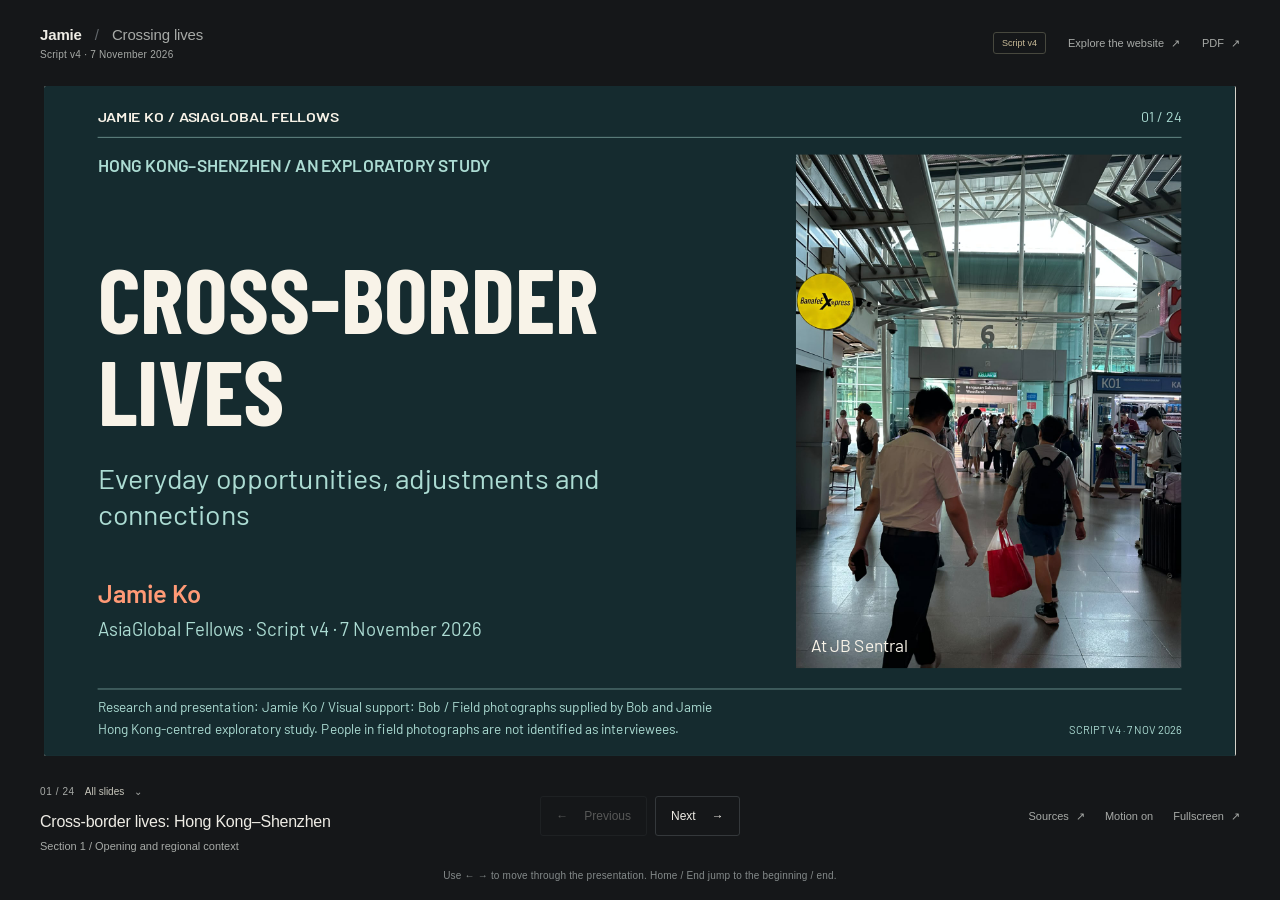
<file: presentation.html>
<!doctype html>
<html lang="en">
<head>
  <meta charset="utf-8">
  <meta name="viewport" content="width=device-width, initial-scale=1">
  <meta name="color-scheme" content="dark">
  <meta name="robots" content="noindex, nofollow">
  <title>Jamie / Crossing lives</title>
  <link rel="stylesheet" href="review.css">
  <script src="review.js?v=20261107-v4" defer></script>
</head>
<body>
  <div class="review-shell">
    <header class="top-strip">
      <div class="header-brand">
        <a id="wordmark" class="wordmark" href="./" aria-label="Jamie, crossing lives">Jamie <span aria-hidden="true">/</span> <span id="collection-title">Crossing lives</span></a>
        <p id="draft-label" class="draft-label">Script v4 · 7 November 2026</p>
      </div>
      <div class="header-actions">
        <span id="working-badge" class="working-badge">Script v4</span>
        <nav id="companion-links" class="companion-links" aria-label="Related material">
          <a href="feature/">Explore the website <span aria-hidden="true">↗</span></a>
          <a id="pdf-link" href="presentation.pdf" target="_blank" rel="noopener" hidden>PDF <span aria-hidden="true">↗</span></a>
        </nav>
      </div>
    </header>

    <main id="viewer" class="viewer" aria-label="Presentation viewer" tabindex="-1">
      <div class="stage-viewport" tabindex="0" role="region" aria-label="Presentation slide" aria-describedby="scroll-hint" data-native-keys>
        <div id="stage" class="stage" aria-busy="true">
          <p class="stage-message">Loading the presentation…</p>
        </div>
      </div>
      <nav class="fullscreen-nav" aria-label="Fullscreen controls">
        <button id="fullscreen-prev" class="icon-button" type="button" aria-label="Previous reveal or slide">←</button>
        <button id="fullscreen-scenes" class="text-button fullscreen-picker" type="button" aria-label="Choose a slide" aria-haspopup="dialog" aria-controls="scenes-dialog"><span id="fullscreen-count" class="fullscreen-count"></span> <span aria-hidden="true">⌄</span></button>
        <button id="fullscreen-next" class="icon-button" type="button" aria-label="Next reveal or slide">→</button>
        <span class="control-divider" aria-hidden="true"></span>
        <button id="exit-fullscreen" class="text-button" type="button">Exit fullscreen <span aria-hidden="true">↙</span></button>
      </nav>
      <dialog id="scenes-dialog" class="review-dialog scene-picker-dialog" aria-labelledby="scenes-title">
        <div class="scene-picker-header">
          <div>
            <p class="dialog-kicker">Jump to a scene</p>
            <h2 id="scenes-title">Presentation</h2>
          </div>
          <button id="close-scenes" class="icon-button" type="button" aria-label="Close scene picker">×</button>
        </div>
        <ol id="scene-list" class="scene-list" aria-label="Presentation scenes"></ol>
      </dialog>
    </main>

    <p id="scroll-hint" class="scroll-hint">Swipe horizontally to explore the full slide.</p>

    <footer class="review-footer">
      <div class="scene-meta">
        <div class="scene-eyebrow"><button id="scenes-trigger" class="scene-picker-trigger" type="button" aria-label="Choose a slide" aria-haspopup="dialog" aria-controls="scenes-dialog"><span id="scene-count">— / —</span><span id="picker-label">All slides</span><span aria-hidden="true">⌄</span></button><span id="reveal-count"></span></div>
        <h1 id="scene-title">Crossing lives</h1>
        <p id="scene-subtitle" class="scene-subtitle"></p>
      </div>
      <nav class="study-navigation" aria-label="Presentation navigation">
        <button id="previous" class="nav-button" type="button" aria-label="Previous reveal or slide" title="Previous reveal or slide (←)"><span aria-hidden="true">←</span> <span>Previous</span></button>
        <button id="next" class="nav-button" type="button" aria-label="Next reveal or slide" title="Next reveal or slide (→)"><span>Next</span> <span aria-hidden="true">→</span></button>
      </nav>
      <div class="review-tools" aria-label="Review tools">
        <button id="sources" class="text-button" type="button" aria-haspopup="dialog">Sources <span aria-hidden="true">↗</span></button>
        <button id="motion" class="text-button" type="button" aria-label="Motion" aria-pressed="true" title="Turn motion off and show all evidence">Motion on</button>
        <button id="fullscreen" class="text-button" type="button">Fullscreen <span aria-hidden="true">↗</span></button>
      </div>
    </footer>
    <p id="keyboard-hint" class="keyboard-hint">Use ← → to move through the presentation. Home / End jump to the beginning / end.</p>
    <p id="status" class="sr-only" role="status" aria-live="polite" aria-atomic="true"></p>
  </div>

  <dialog id="sources-dialog" class="review-dialog" aria-labelledby="sources-title">
    <div class="dialog-header">
      <p class="dialog-kicker">Sources &amp; scope</p>
      <button id="close-sources" class="icon-button" type="button" aria-label="Close sources">×</button>
    </div>
    <h2 id="sources-title"></h2>
    <p id="source-note" class="source-note"></p>
    <ul id="source-links" class="source-links"></ul>
    <aside id="review-question-section" class="review-question" hidden>
      <h3>For discussion</h3>
      <p id="review-question"></p>
    </aside>
    <p id="dialog-caveat" class="dialog-caveat">Presentation prepared from script v4. Source scope and caveats remain part of the claim.</p>
  </dialog>
</body>
</html>
</file>
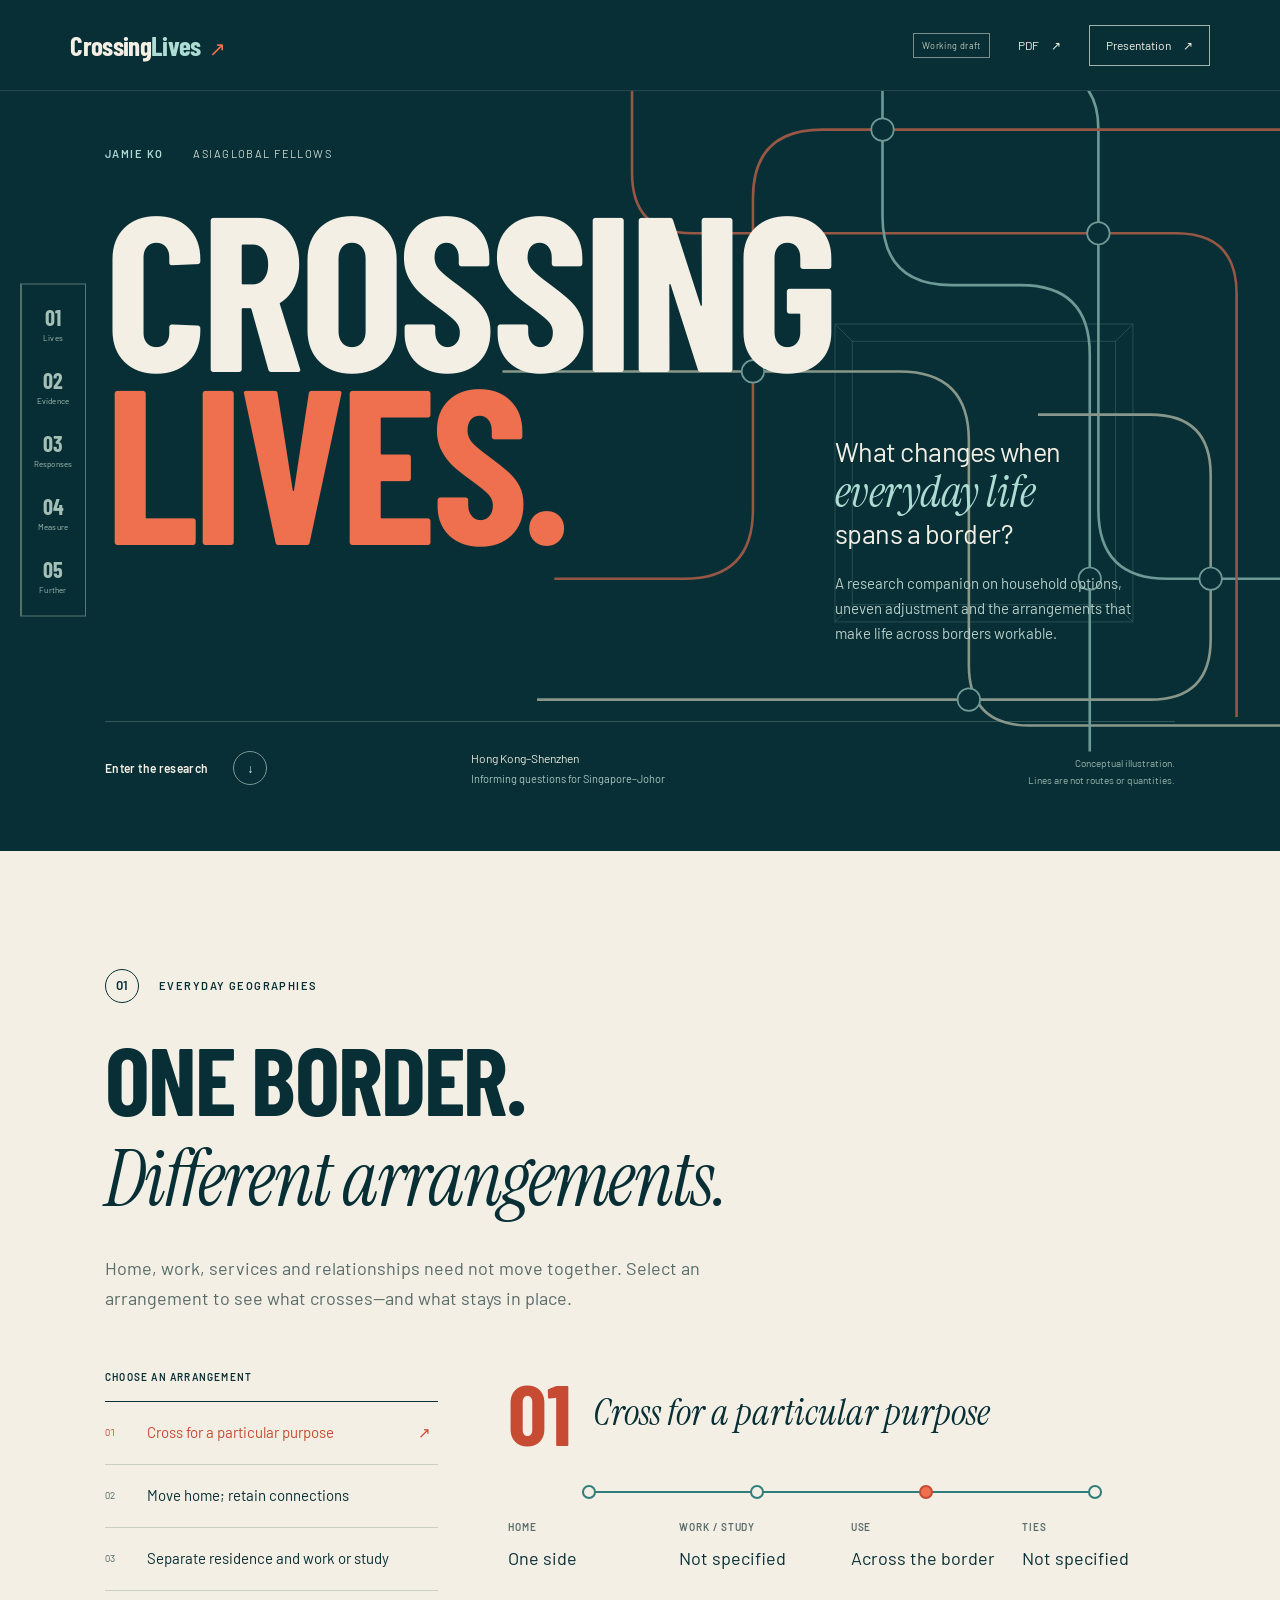
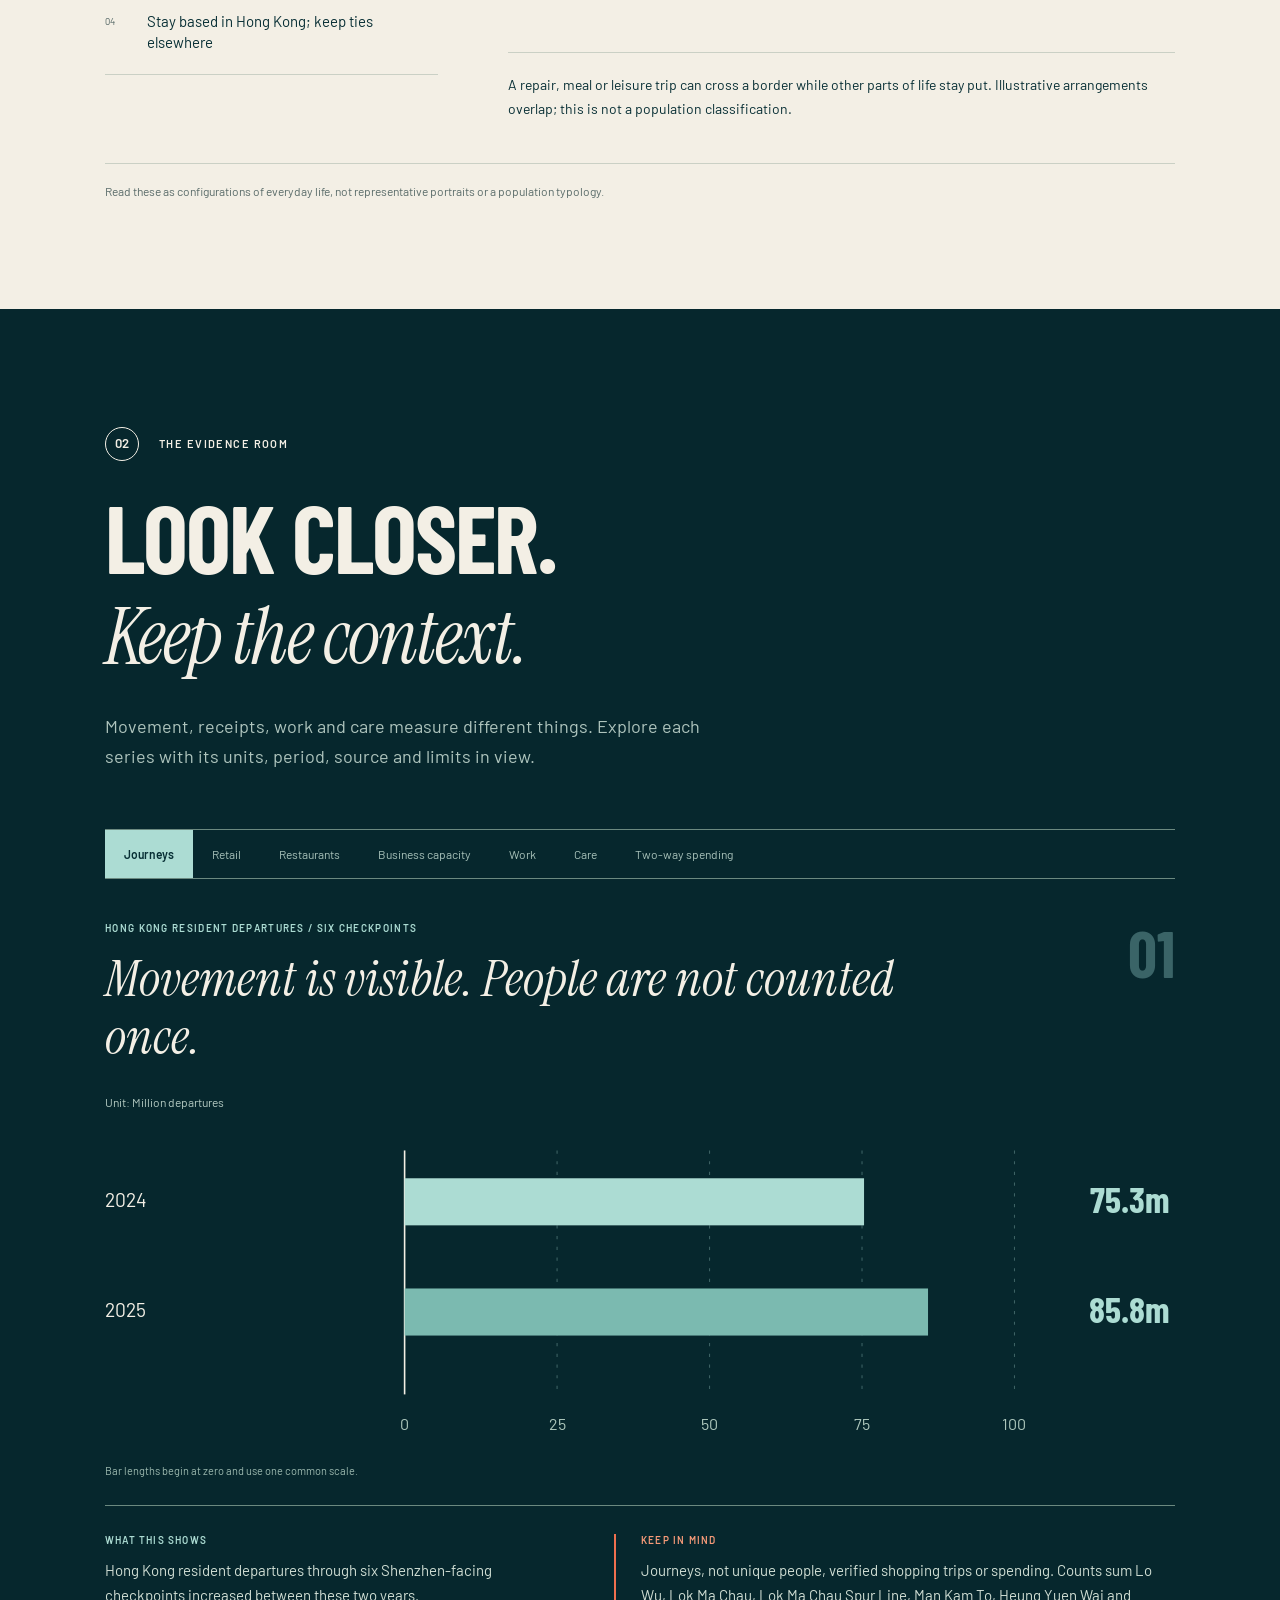
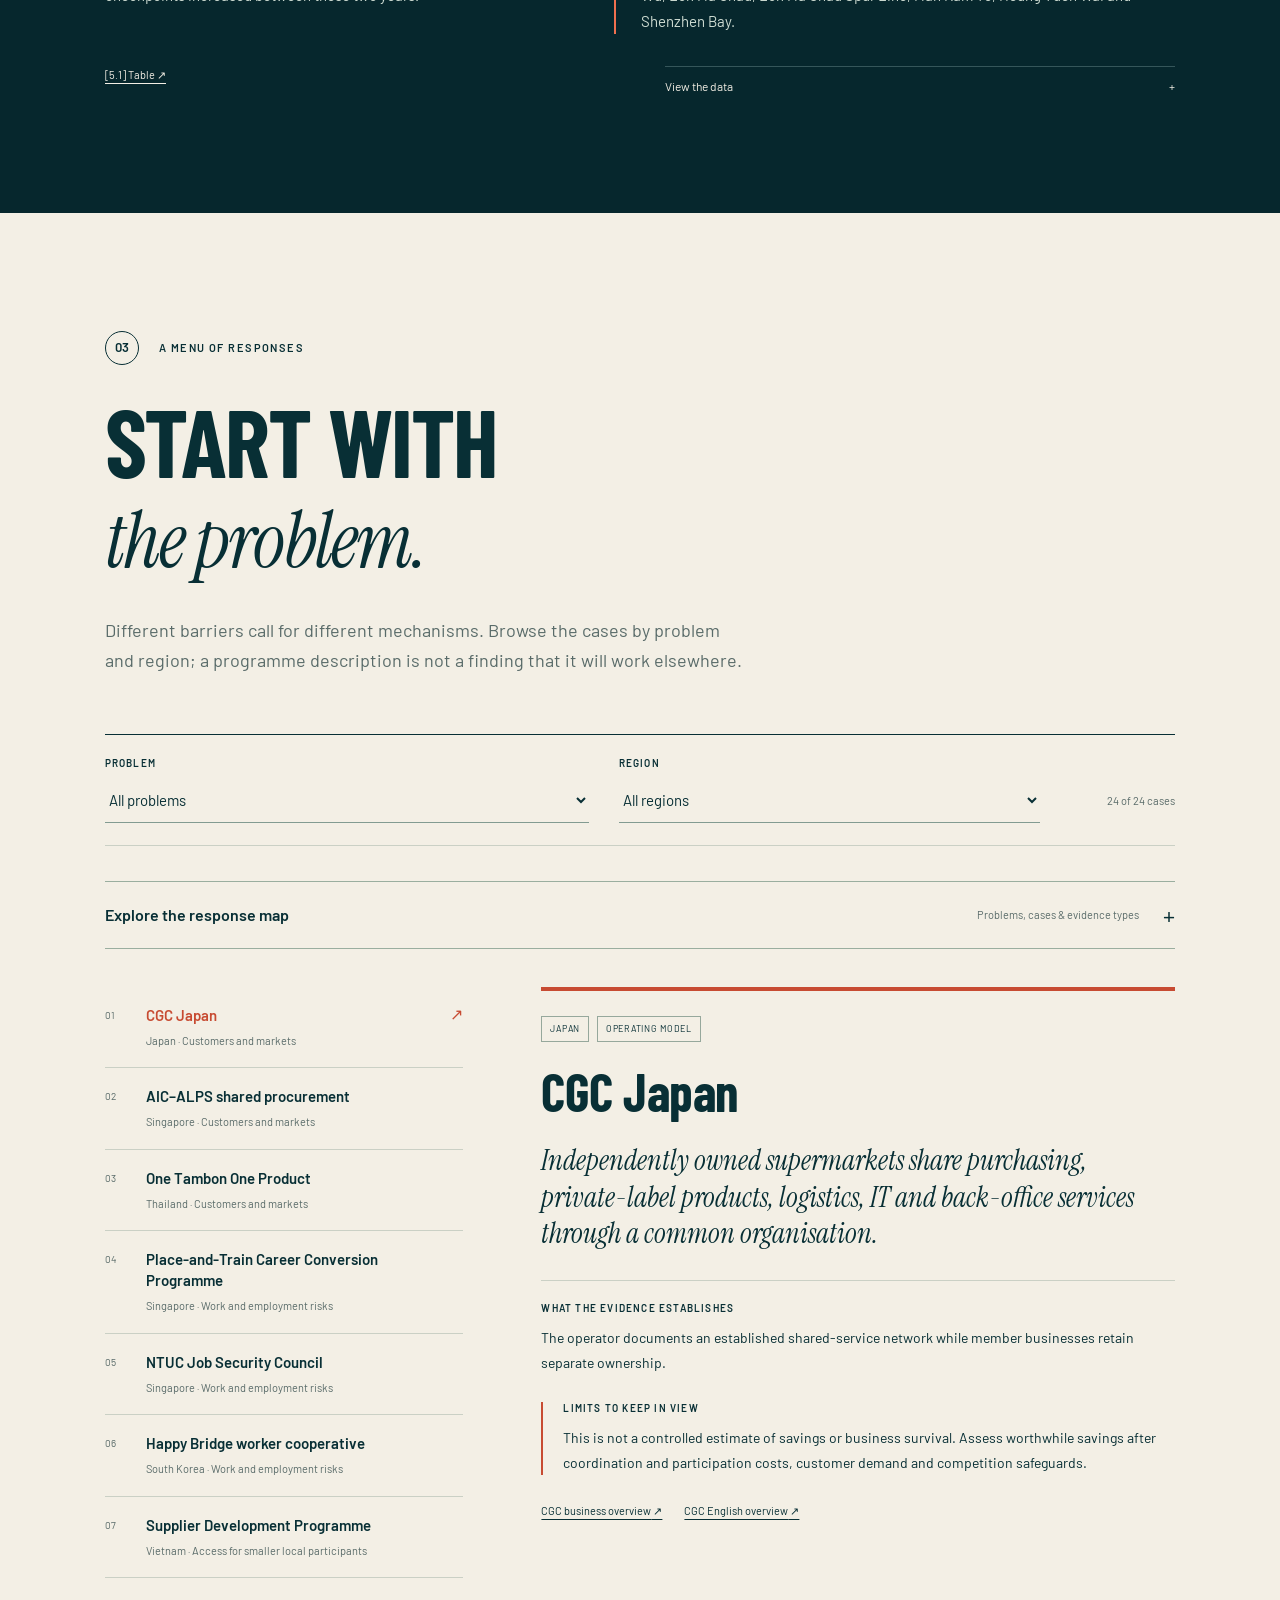
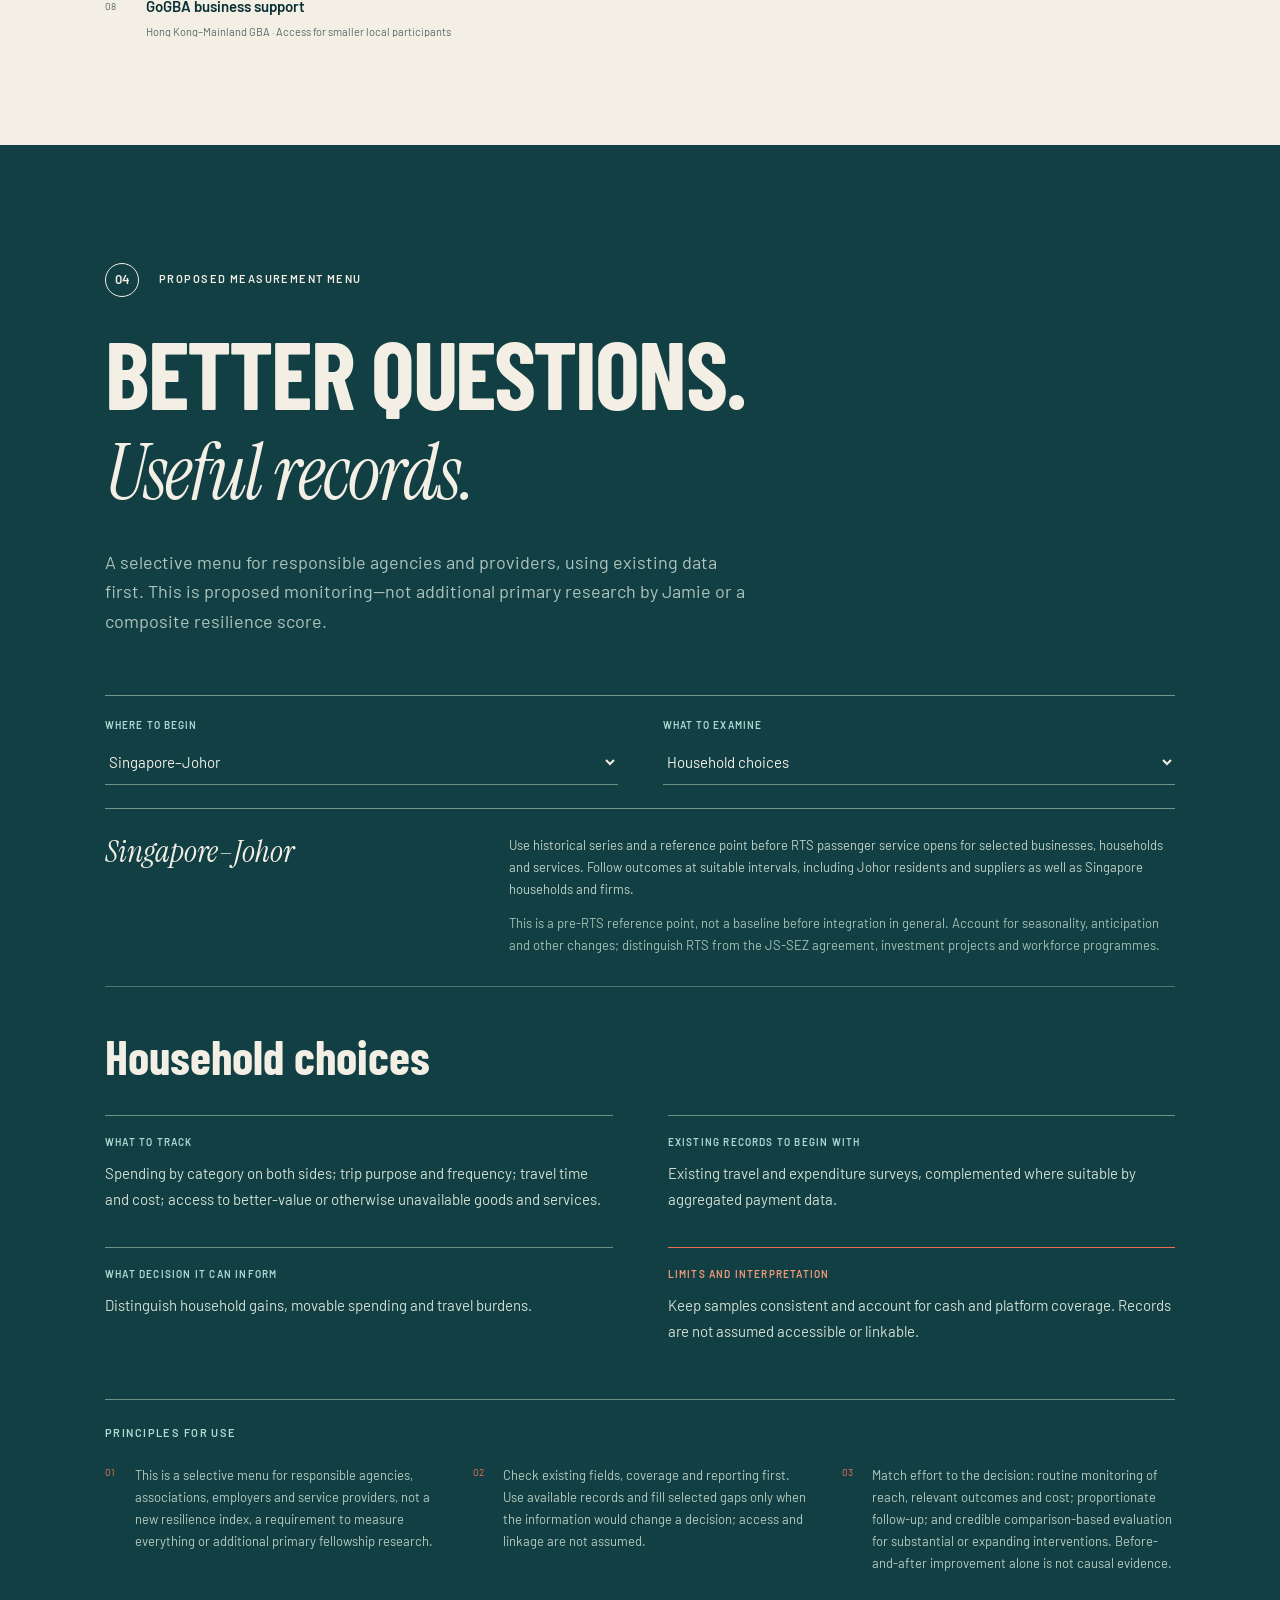
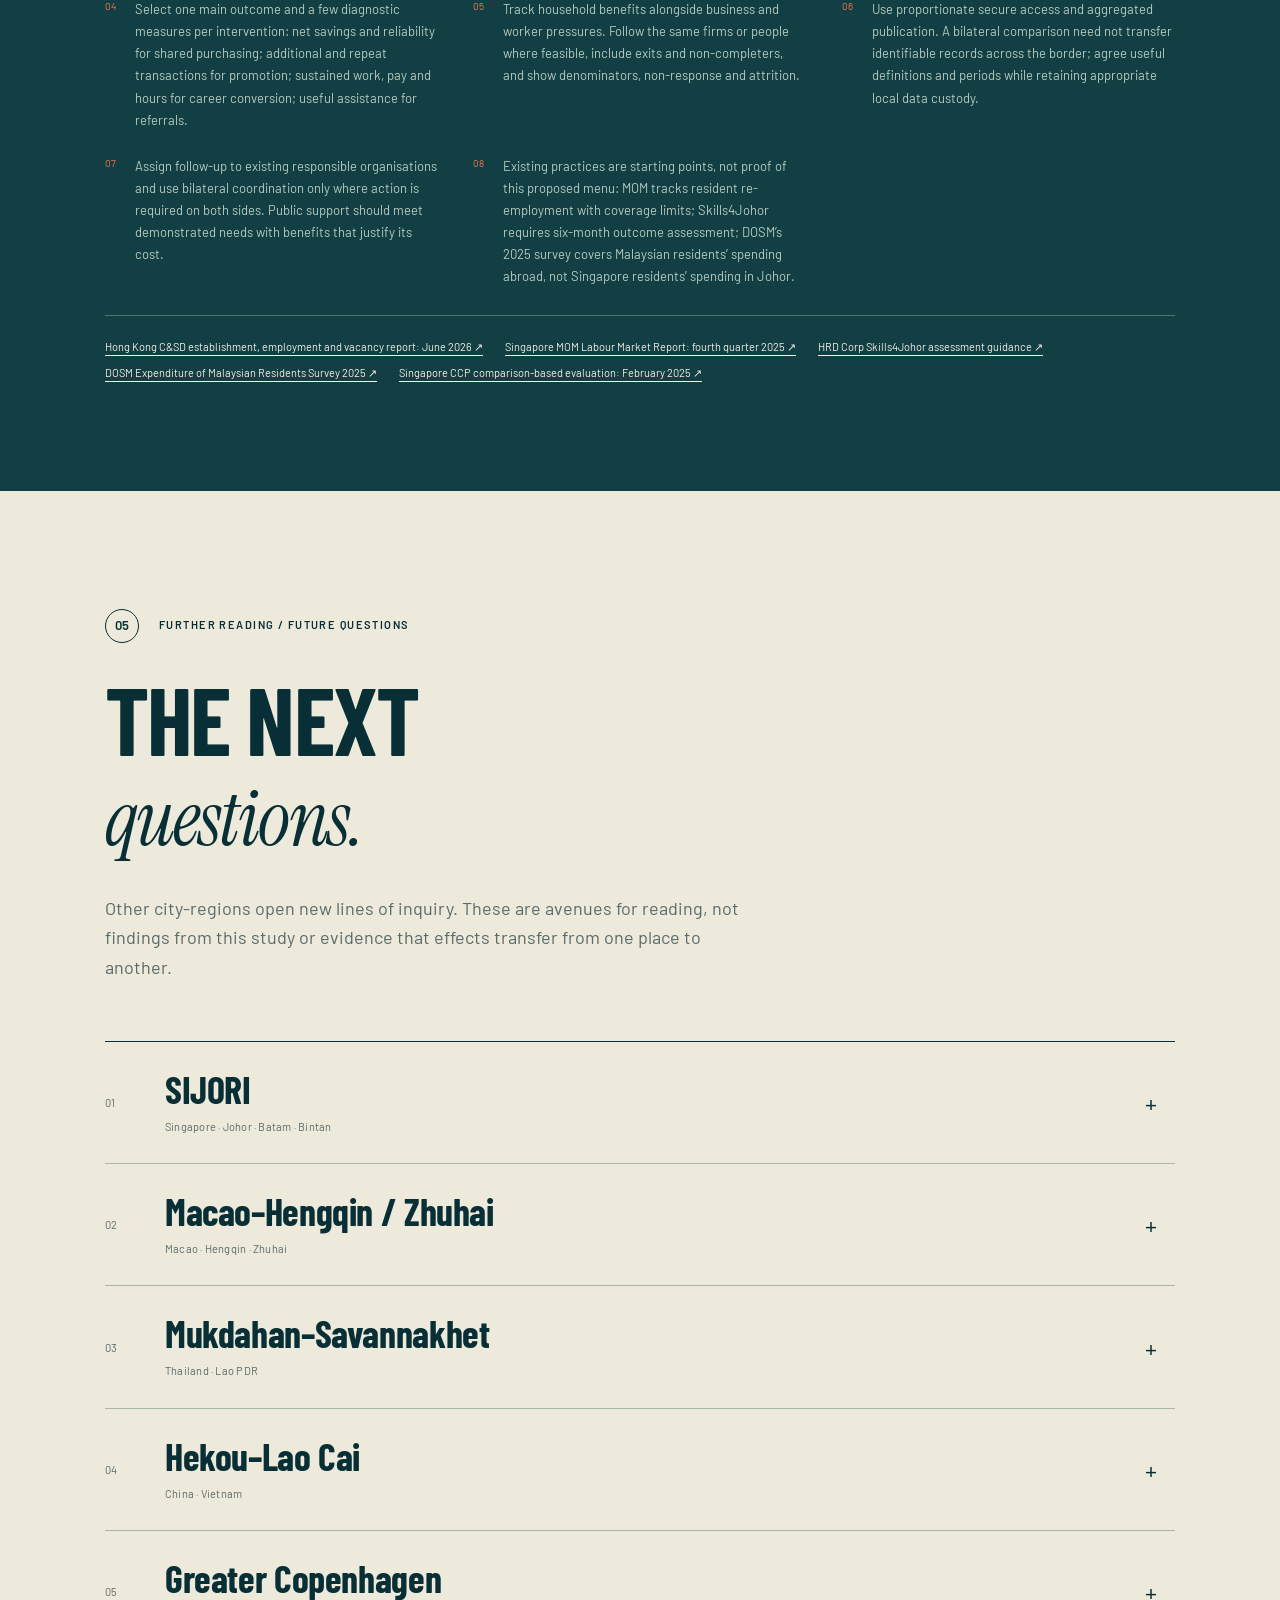
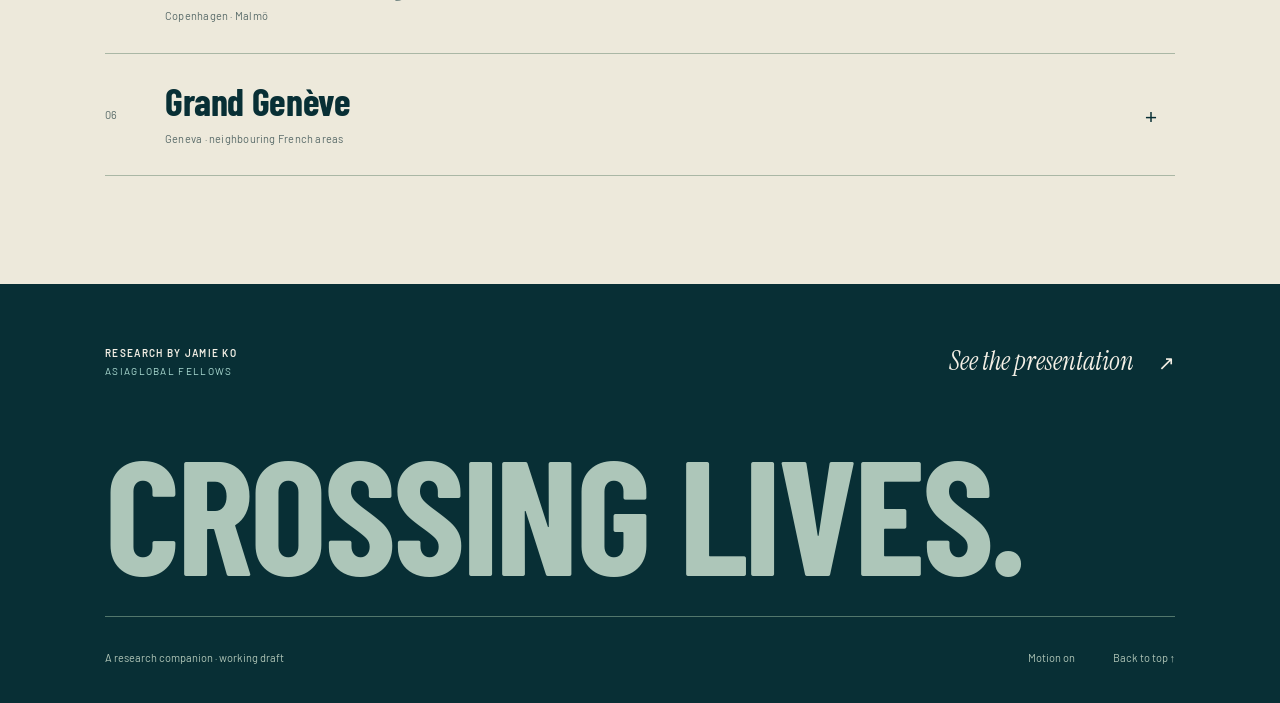
<file: research.html>
<!doctype html>
<html lang="en">
<head>
  <meta charset="utf-8">
  <meta name="viewport" content="width=device-width, initial-scale=1">
  <meta name="robots" content="noindex, nofollow">
  <meta name="theme-color" content="#082f35">
  <title>Crossing Lives / Research companion</title>
  <link rel="stylesheet" href="research.css">
  <script src="research.js" defer></script>
</head>
<body>
  <a class="skip-link" href="#lives">Skip to the research</a>
  <header class="site-header">
    <a href="#top" class="brand" aria-label="Crossing Lives, back to top">Crossing<span>Lives</span><i aria-hidden="true">↗</i></a>
    <div class="header-right">
      <span class="draft-badge">Working draft</span>
      <nav aria-label="Presentation resources">
        <a href="presentation.pdf" class="pdf-link" target="_blank" rel="noopener">PDF <span aria-hidden="true">↗</span></a>
        <a href="presentation.html" class="presentation-link">Presentation <span aria-hidden="true">↗</span></a>
      </nav>
    </div>
  </header>

  <nav class="chapter-rail" aria-label="Research chapters">
    <div class="rail-progress" aria-hidden="true"><span></span></div>
    <a href="#lives"><span>01</span><b>Lives</b></a>
    <a href="#evidence"><span>02</span><b>Evidence</b></a>
    <a href="#responses"><span>03</span><b>Responses</b></a>
    <a href="#measure"><span>04</span><b>Measure</b></a>
    <a href="#further"><span>05</span><b>Further</b></a>
  </nav>

  <main>
    <section id="top" class="hero dark-section">
      <div class="hero-art" role="img" aria-label="Conceptual illustration of overlapping threads. The lines do not represent routes or quantities.">
        <svg viewBox="0 0 1000 880" xmlns="http://www.w3.org/2000/svg" aria-hidden="true">
          <g fill="none" stroke-width="3">
            <path class="thread-aqua" d="M90 50H650Q720 50 720 120V560Q720 640 800 640H970"/>
            <path class="thread-orange" d="M180 10V170Q180 240 250 240H810Q880 240 880 310V800"/>
            <path class="thread-cream" d="M30 400H490Q570 400 570 480V740Q570 810 640 810H990"/>
            <path class="thread-aqua" d="M470 0V220Q470 300 550 300H630Q710 300 710 380V840"/>
            <path class="thread-orange" d="M970 120H400Q320 120 320 200V560Q320 640 240 640H90"/>
            <path class="thread-cream" d="M70 780H780Q850 780 850 710V520Q850 450 780 450H650"/>
          </g>
          <g class="thread-nodes" stroke-width="2">
            <circle cx="720" cy="240" r="13"/><circle cx="470" cy="120" r="13"/>
            <circle cx="320" cy="400" r="13"/><circle cx="710" cy="640" r="13"/>
            <circle cx="570" cy="780" r="13"/><circle cx="850" cy="640" r="13"/>
          </g>
          <g fill="none" stroke="#acdcd3" stroke-width="1" opacity=".35">
            <rect x="415" y="345" width="345" height="345"/>
            <rect x="435" y="365" width="305" height="305"/>
            <path d="M415 345L435 365M760 345L740 365M415 690L435 670M760 690L740 670"/>
          </g>
        </svg>
      </div>
      <div class="section-inner hero-inner">
        <p class="eyebrow hero-eyebrow">Jamie Ko <span>AsiaGlobal Fellows</span></p>
        <h1>CROSSING<br><span>LIVES.</span></h1>
        <div class="hero-intro">
          <p class="hero-question">What changes when<br><em>everyday life</em><br>spans a border?</p>
          <p class="hero-description">A research companion on household options, uneven adjustment and the arrangements that make life across borders workable.</p>
        </div>
        <div class="hero-bottom">
          <a class="explore-link" href="#lives">Enter the research <span aria-hidden="true">↓</span></a>
          <p>Hong Kong–Shenzhen<br><span>Informing questions for Singapore–Johor</span></p>
          <p class="illustration-note">Conceptual illustration.<br>Lines are not routes or quantities.</p>
        </div>
      </div>
    </section>

    <section id="lives" class="chapter lives-section light-section" aria-labelledby="lives-title">
      <div class="section-inner">
        <div class="chapter-heading reveal">
          <p class="eyebrow"><span class="section-number">01</span> Everyday geographies</p>
          <h2 id="lives-title">ONE BORDER.<br><em>Different arrangements.</em></h2>
          <p class="chapter-intro">Home, work, services and relationships need not move together. Select an arrangement to see what crosses—and what stays in place.</p>
        </div>
        <div class="arrangements-layout reveal">
          <div>
            <p class="control-caption">Choose an arrangement</p>
            <div id="arrangement-options" class="arrangement-options" aria-label="Life arrangements"><p class="loading-note">Loading the arrangements…</p></div>
          </div>
          <div id="arrangement-detail" class="arrangement-detail" aria-live="polite" aria-atomic="true">
            <div class="arrangement-heading"><span id="arrangement-number" aria-hidden="true">—</span><h3 id="arrangement-title">Four ways of arranging a life</h3></div>
            <div class="arrangement-line" aria-hidden="true"><i></i><i></i><i></i><i></i></div>
            <dl class="life-functions">
              <div><dt>Home</dt><dd id="life-home">—</dd></div>
              <div><dt>Work / study</dt><dd id="life-work">—</dd></div>
              <div><dt>Use</dt><dd id="life-use">—</dd></div>
              <div><dt>Ties</dt><dd id="life-ties">—</dd></div>
            </dl>
            <p id="arrangement-note" class="arrangement-note">Arrangements overlap. They are not population shares or a sequence everyone follows.</p>
          </div>
        </div>
        <p class="section-footnote">Read these as configurations of everyday life, not representative portraits or a population typology.</p>
      </div>
    </section>

    <section id="evidence" class="chapter evidence-section dark-section" aria-labelledby="evidence-title">
      <div class="section-inner">
        <div class="chapter-heading reveal">
          <p class="eyebrow"><span class="section-number">02</span> The evidence room</p>
          <h2 id="evidence-title">LOOK CLOSER.<br><em>Keep the context.</em></h2>
          <p class="chapter-intro">Movement, receipts, work and care measure different things. Explore each series with its units, period, source and limits in view.</p>
        </div>
        <div id="dataset-options" class="dataset-options" aria-label="Choose a dataset"><p class="loading-note">Loading the evidence…</p></div>
        <article id="dataset-panel" class="dataset-panel" aria-labelledby="dataset-title">
          <div class="dataset-heading">
            <div><p id="dataset-eyebrow" class="eyebrow"></p><h3 id="dataset-title">Evidence explorer</h3></div>
            <span id="dataset-index" class="dataset-index" aria-hidden="true"></span>
          </div>
          <p id="dataset-unit" class="chart-unit"></p>
          <div id="chart-host" class="chart-host"></div>
          <div class="dataset-reading">
            <div><h4>What this shows</h4><p id="dataset-summary"></p></div>
            <div class="evidence-limit"><h4>Keep in mind</h4><p id="dataset-caveat"></p></div>
          </div>
          <div class="evidence-bottom">
            <div id="dataset-sources" class="source-links" aria-label="Dataset sources"></div>
            <details class="data-table-details"><summary>View the data <span aria-hidden="true">+</span></summary><div id="data-table-host" class="data-table-host"></div></details>
          </div>
        </article>
      </div>
    </section>

    <section id="responses" class="chapter responses-section light-section" aria-labelledby="responses-title">
      <div class="section-inner">
        <div class="chapter-heading reveal">
          <p class="eyebrow"><span class="section-number">03</span> A menu of responses</p>
          <h2 id="responses-title">START WITH<br><em>the problem.</em></h2>
          <p class="chapter-intro">Different barriers call for different mechanisms. Browse the cases by problem and region; a programme description is not a finding that it will work elsewhere.</p>
        </div>
        <div class="case-filters reveal">
          <label>Problem<select id="case-problem"><option value="">All problems</option></select></label>
          <label>Region<select id="case-region"><option value="">All regions</option></select></label>
          <p id="case-count" class="result-count" role="status">Loading the cases…</p>
        </div>
        <details id="response-map" class="response-map">
          <summary><span>Explore the response map</span><span class="map-summary-hint">Problems, cases &amp; evidence types</span><span class="map-toggle" aria-hidden="true">+</span></summary>
          <div class="map-intro"><p>Connections show relevance, not proven effectiveness; counts reflect this curated selection.</p><div id="map-legend" class="map-legend" aria-label="Evidence types"></div></div>
          <p class="map-pan-hint">Swipe horizontally to explore the map. Select a numbered case to read its evidence and limits.</p>
          <div id="response-map-scroll" class="response-map-scroll" tabindex="0" role="region" aria-label="Response map; horizontally scrollable on small screens"><div id="response-map-canvas" class="response-map-canvas"></div></div>
        </details>
        <div class="case-workspace">
          <div id="case-list" class="case-list" aria-label="Response cases"></div>
          <article id="case-detail" class="case-detail" tabindex="-1" aria-live="polite" aria-atomic="true"><p class="loading-note">The selected case will appear here with its evidence and limits.</p></article>
        </div>
      </div>
    </section>

    <section id="measure" class="chapter measure-section dark-section" aria-labelledby="measure-title">
      <div class="section-inner">
        <div class="chapter-heading reveal">
          <p class="eyebrow"><span class="section-number">04</span> Proposed measurement menu</p>
          <h2 id="measure-title">BETTER QUESTIONS.<br><em>Useful records.</em></h2>
          <p class="chapter-intro">A selective menu for responsible agencies and providers, using existing data first. This is proposed monitoring—not additional primary research by Jamie or a composite resilience score.</p>
        </div>
        <div class="measure-controls reveal">
          <label>Where to begin<select id="measure-region"><option value="">Loading regional approaches…</option></select></label>
          <label>What to examine<select id="measure-area"><option value="">Loading measurement areas…</option></select></label>
        </div>
        <div id="region-note" class="region-note"></div>
        <article id="measure-detail" class="measure-detail" aria-live="polite" aria-atomic="true"><p class="loading-note">The measurement menu is being prepared.</p></article>
        <div class="measurement-principles"><p class="eyebrow">Principles for use</p><ol id="measure-principles"></ol><div id="measure-sources" class="source-links" aria-label="Measurement references"></div></div>
      </div>
    </section>

    <section id="further" class="chapter further-section light-section" aria-labelledby="further-title">
      <div class="section-inner">
        <div class="chapter-heading reveal">
          <p class="eyebrow"><span class="section-number">05</span> Further reading / future questions</p>
          <h2 id="further-title">THE NEXT<br><em>questions.</em></h2>
          <p class="chapter-intro">Other city-regions open new lines of inquiry. These are avenues for reading, not findings from this study or evidence that effects transfer from one place to another.</p>
        </div>
        <div id="future-list" class="future-list"><p class="loading-note">Loading the reading avenues…</p></div>
      </div>
    </section>
  </main>

  <footer class="site-footer dark-section">
    <div class="section-inner">
      <div class="footer-top"><p class="eyebrow">Research by Jamie Ko<br><span>AsiaGlobal Fellows</span></p><a href="presentation.html" class="footer-presentation">See the presentation <span aria-hidden="true">↗</span></a></div>
      <p class="footer-title" aria-hidden="true">CROSSING LIVES.</p>
      <div class="footer-bottom"><p>A research companion · working draft</p><button id="motion-toggle" type="button" aria-label="Motion" aria-pressed="true">Motion on</button><a href="#top">Back to top ↑</a></div>
    </div>
  </footer>
  <p id="interaction-status" class="sr-only" role="status" aria-live="polite" aria-atomic="true"></p>
</body>
</html>
</file>
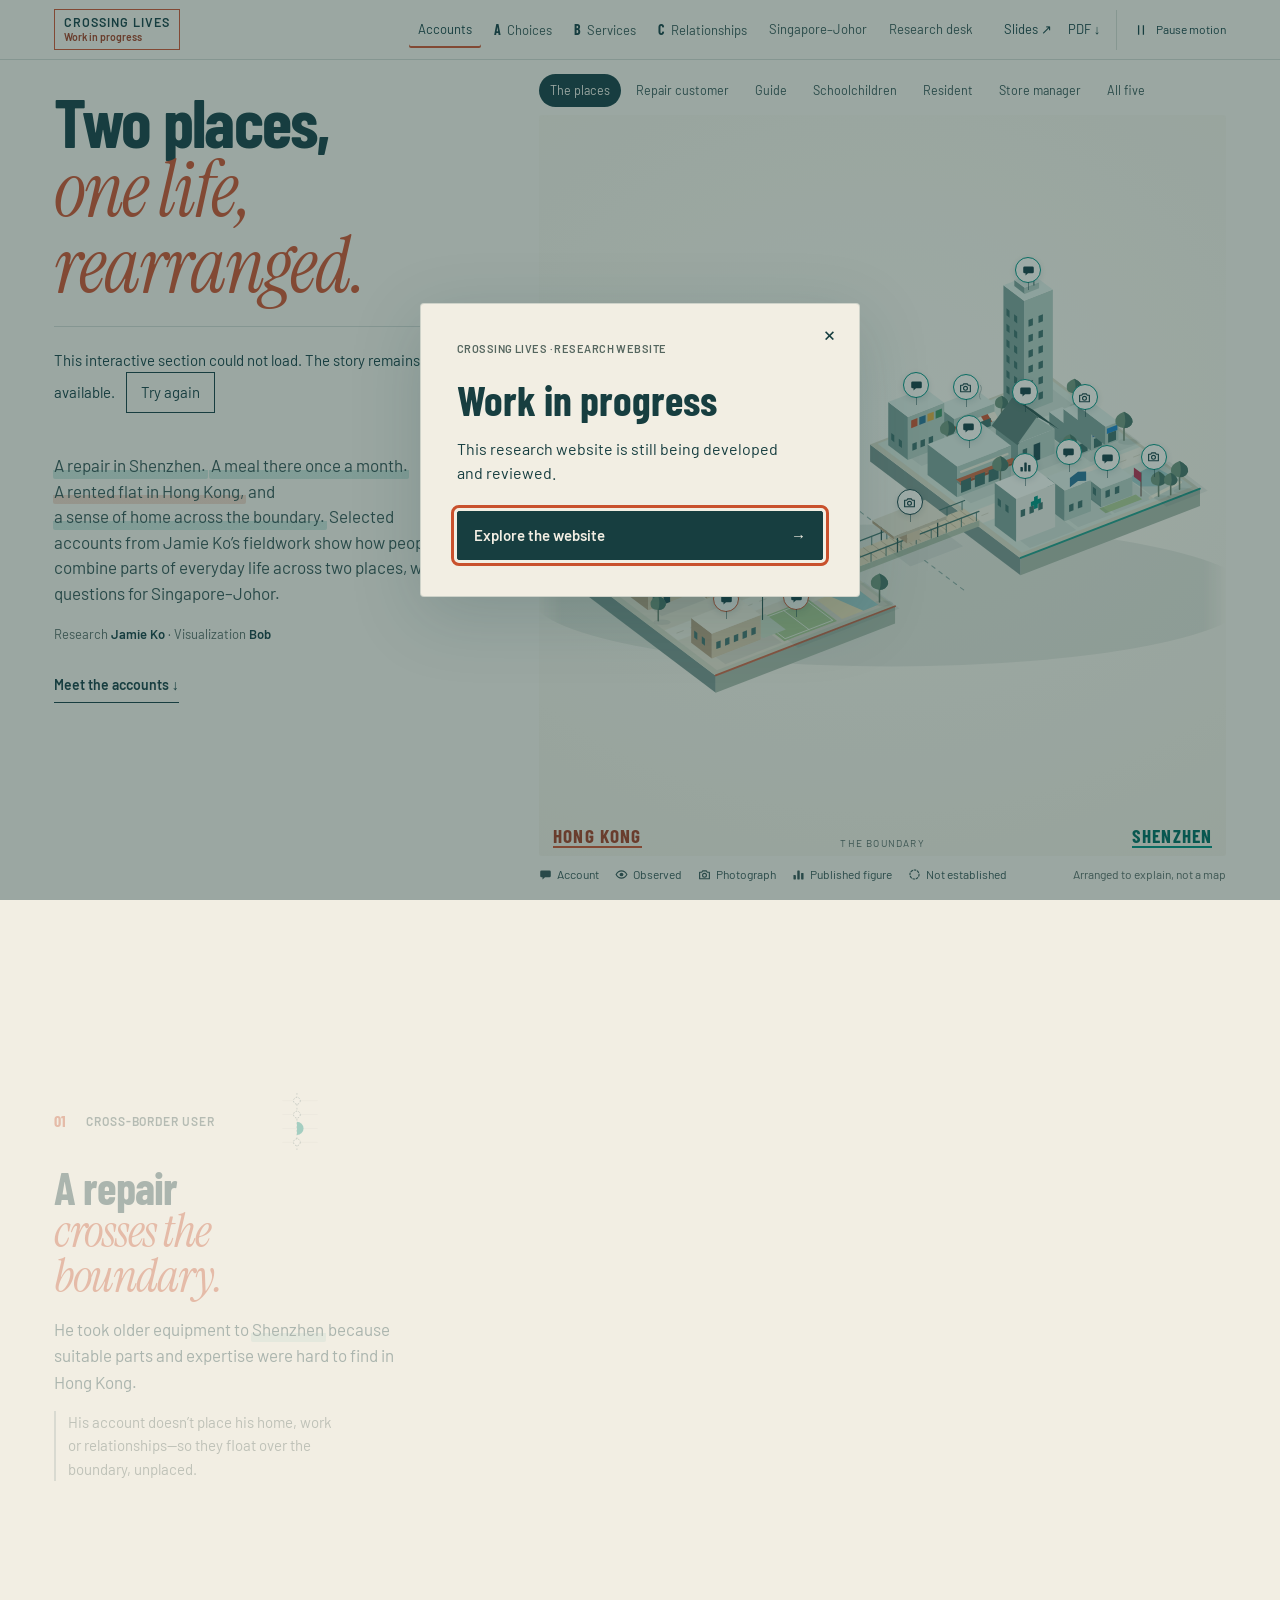
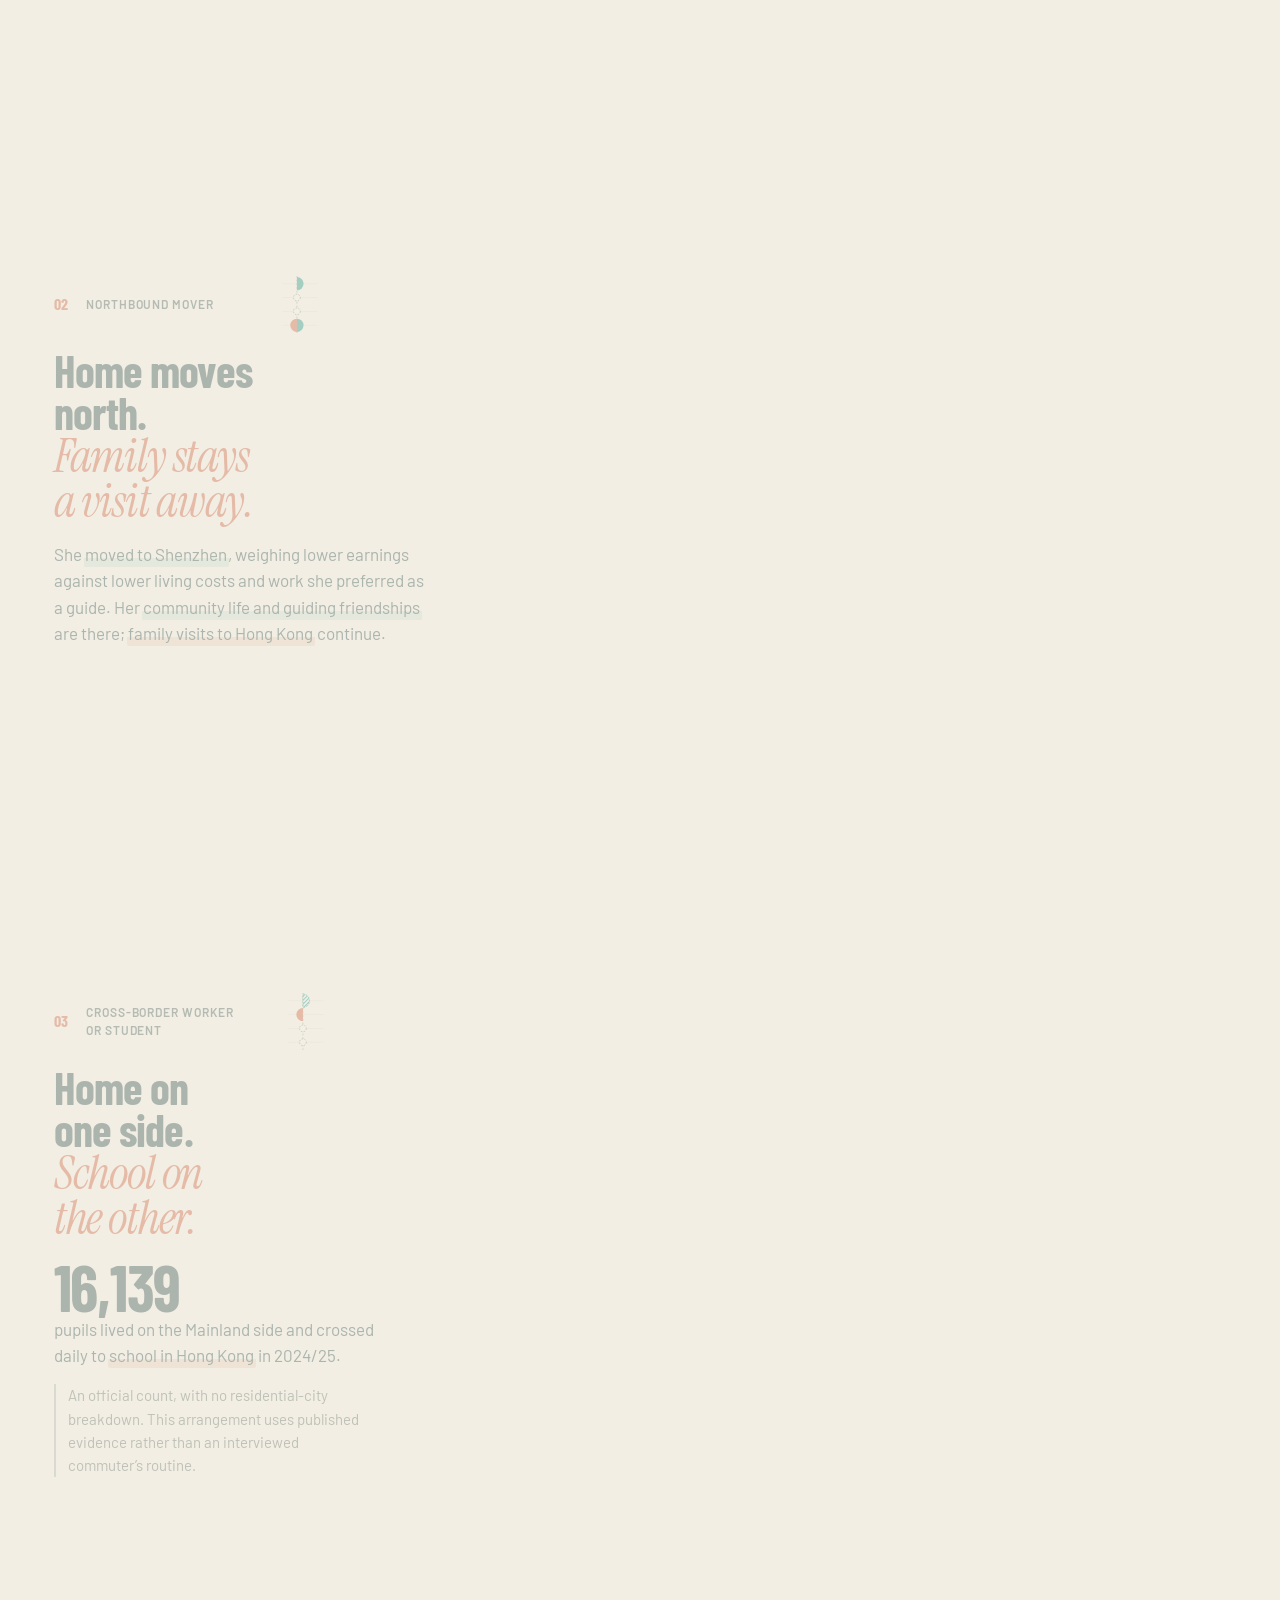
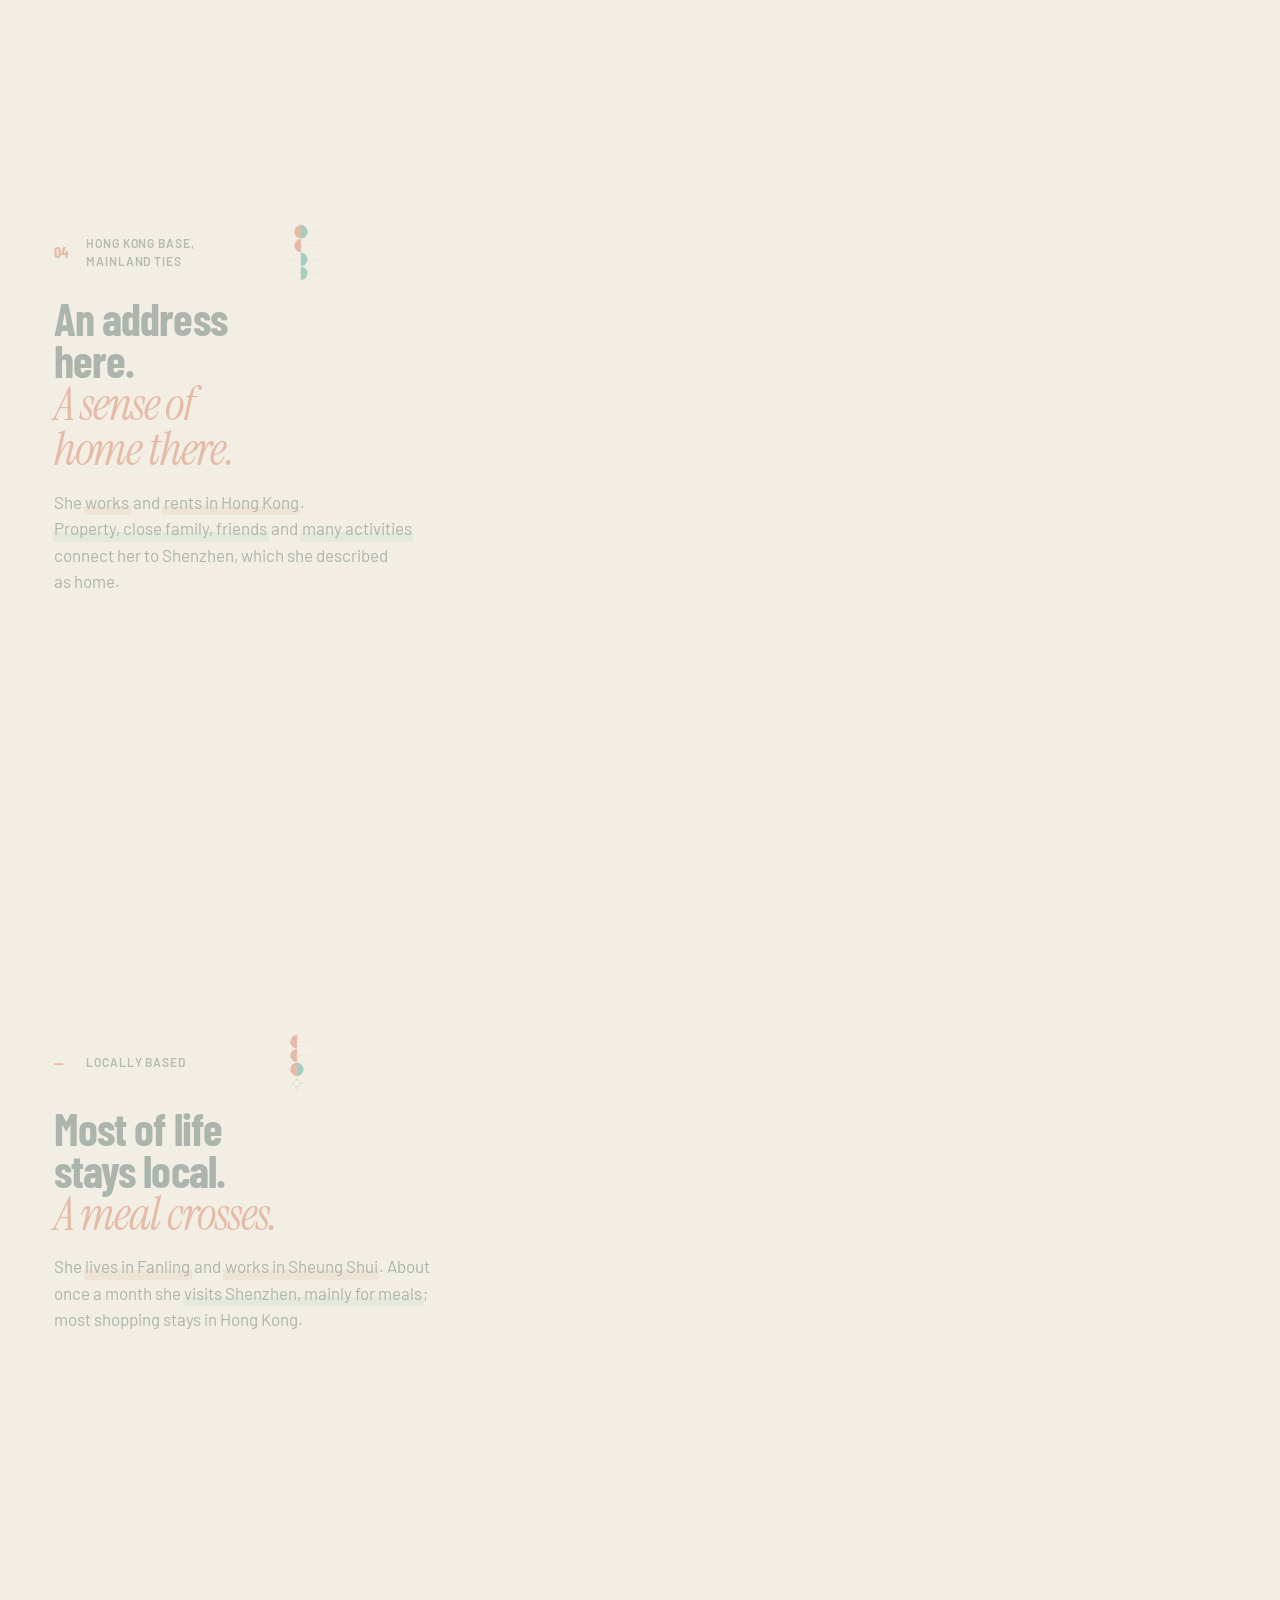
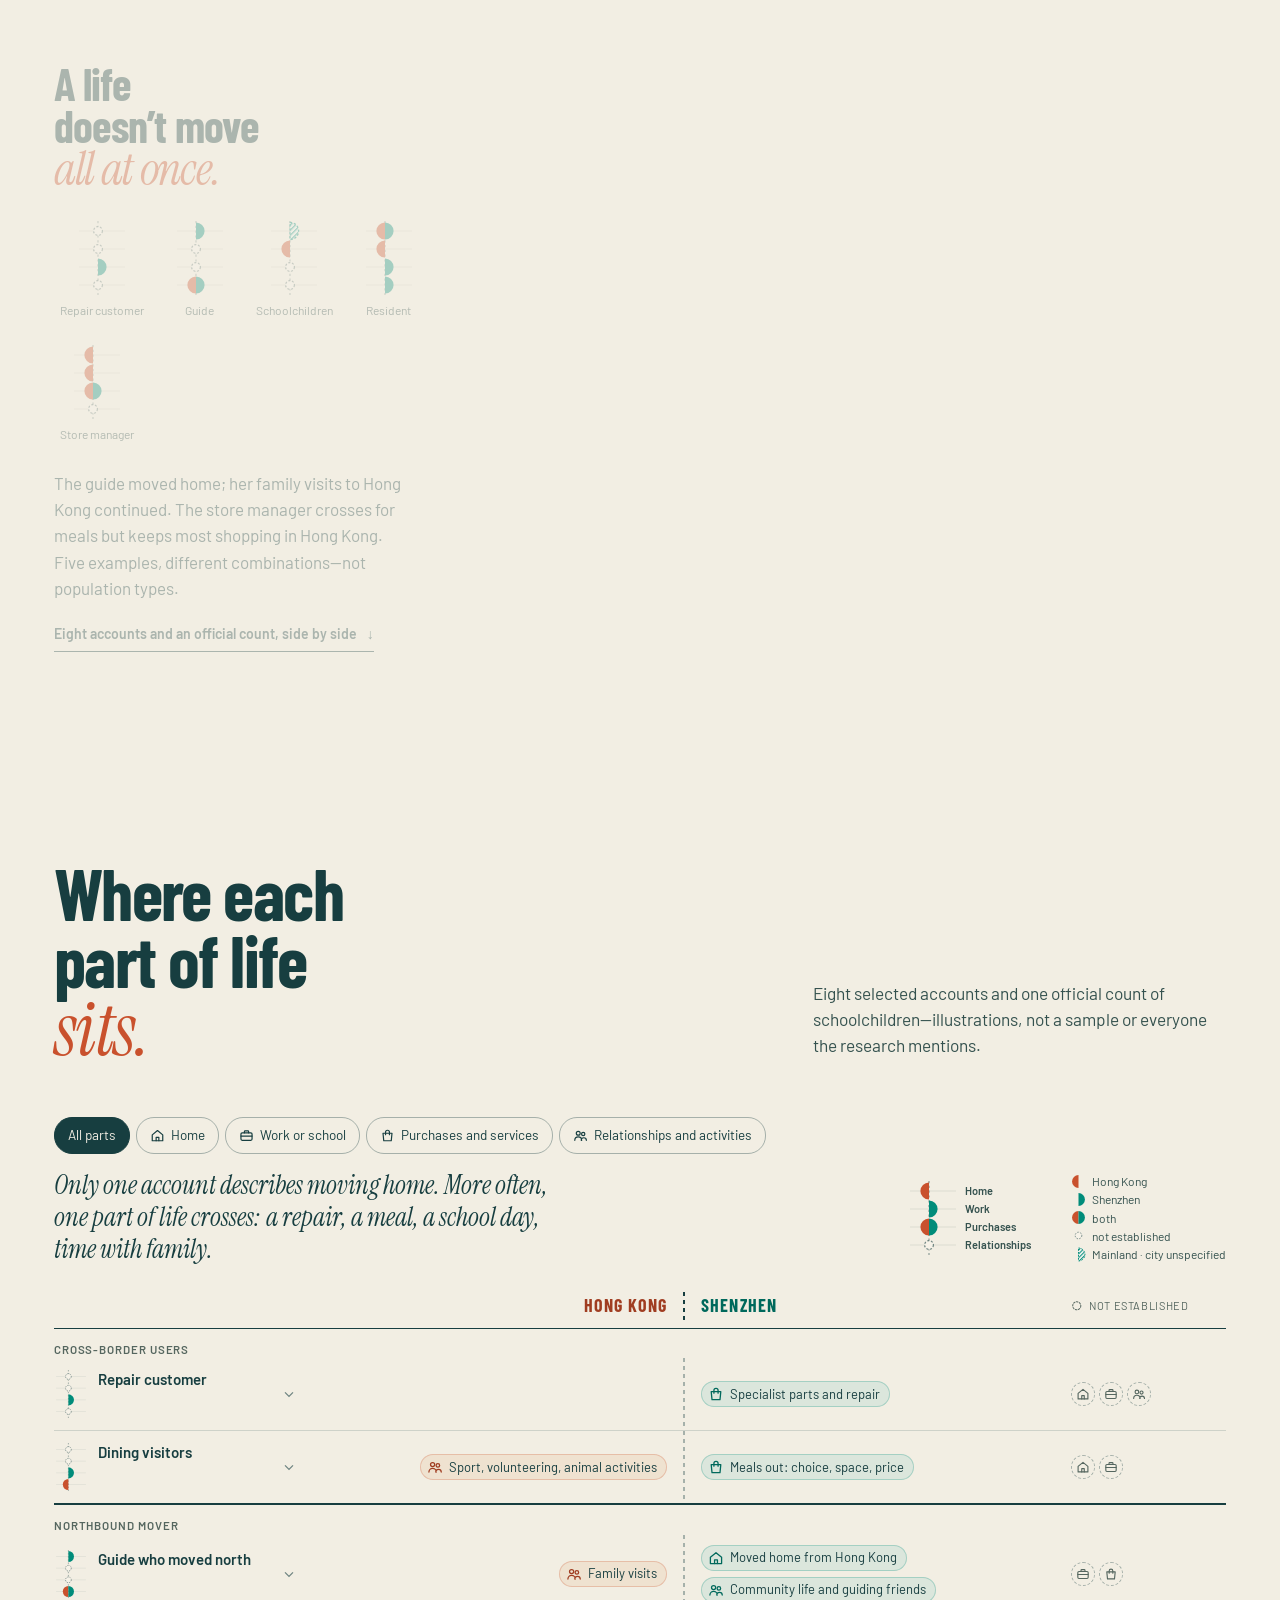
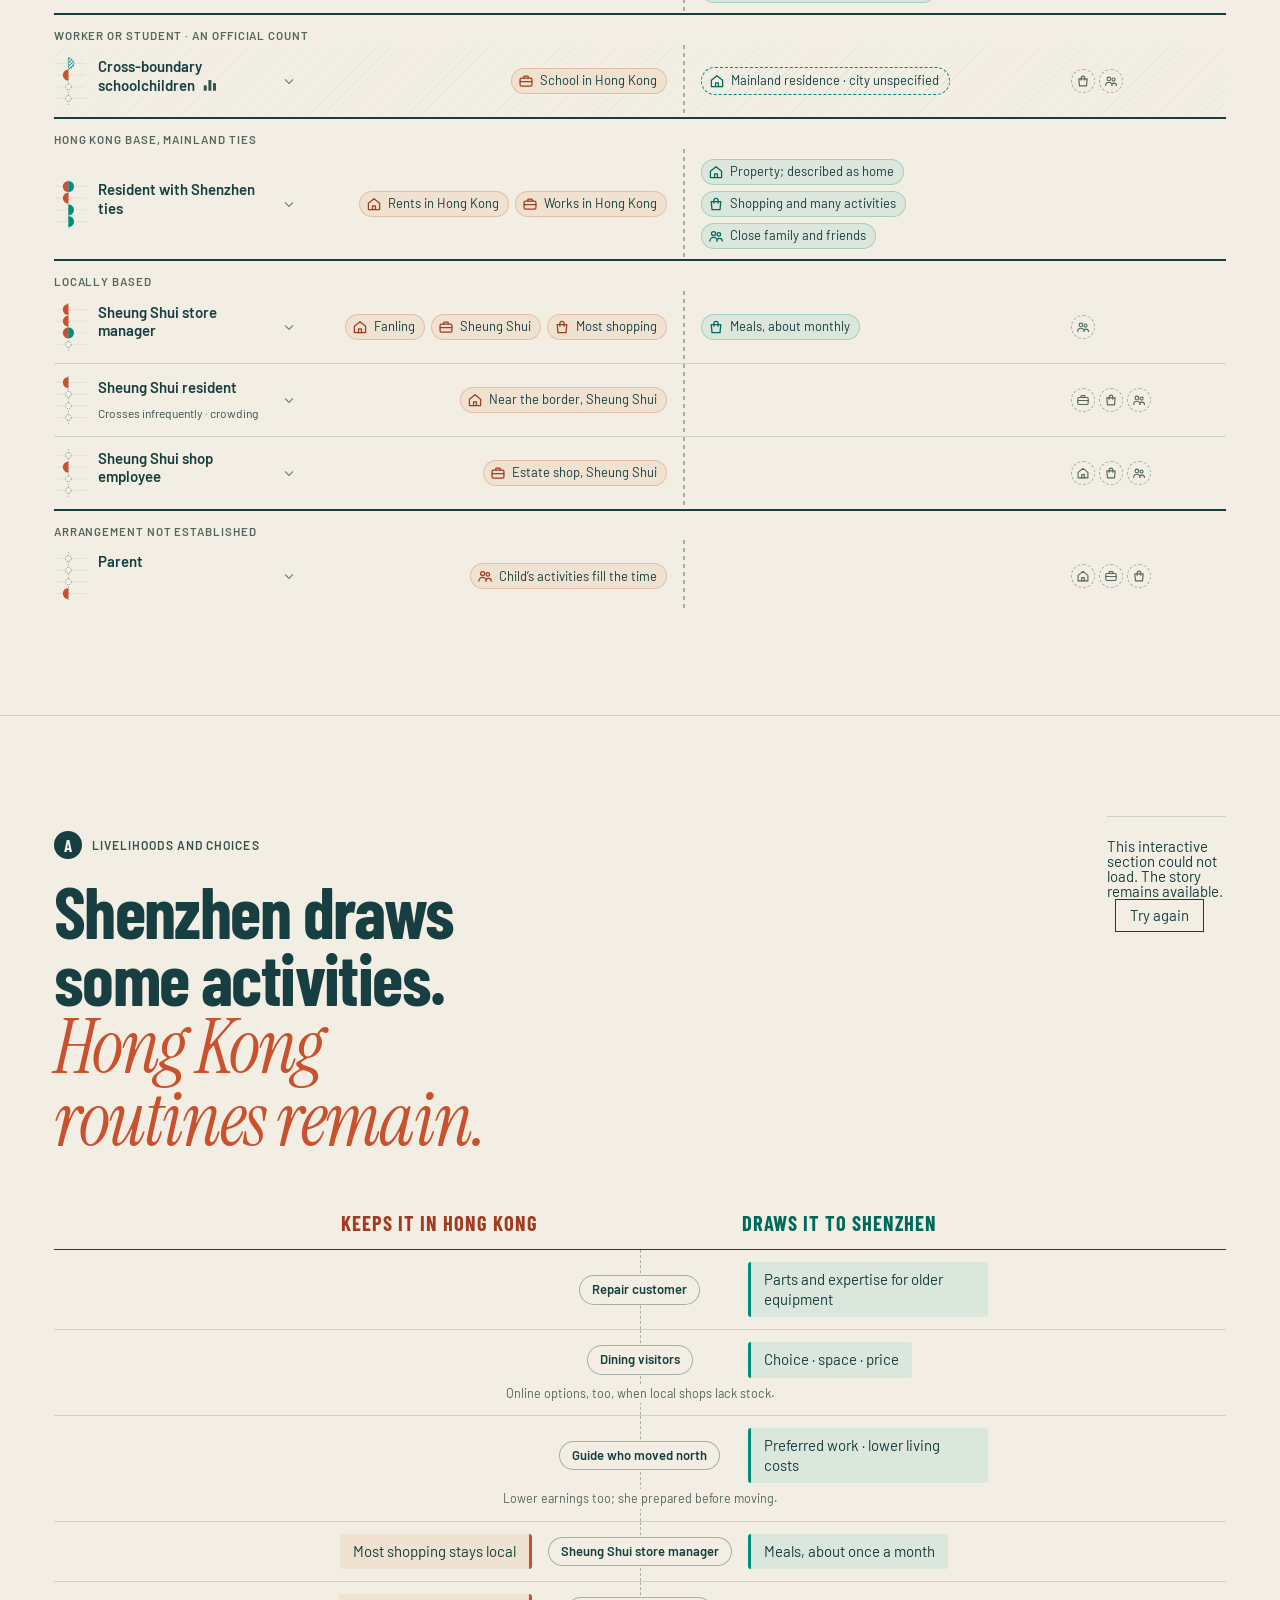
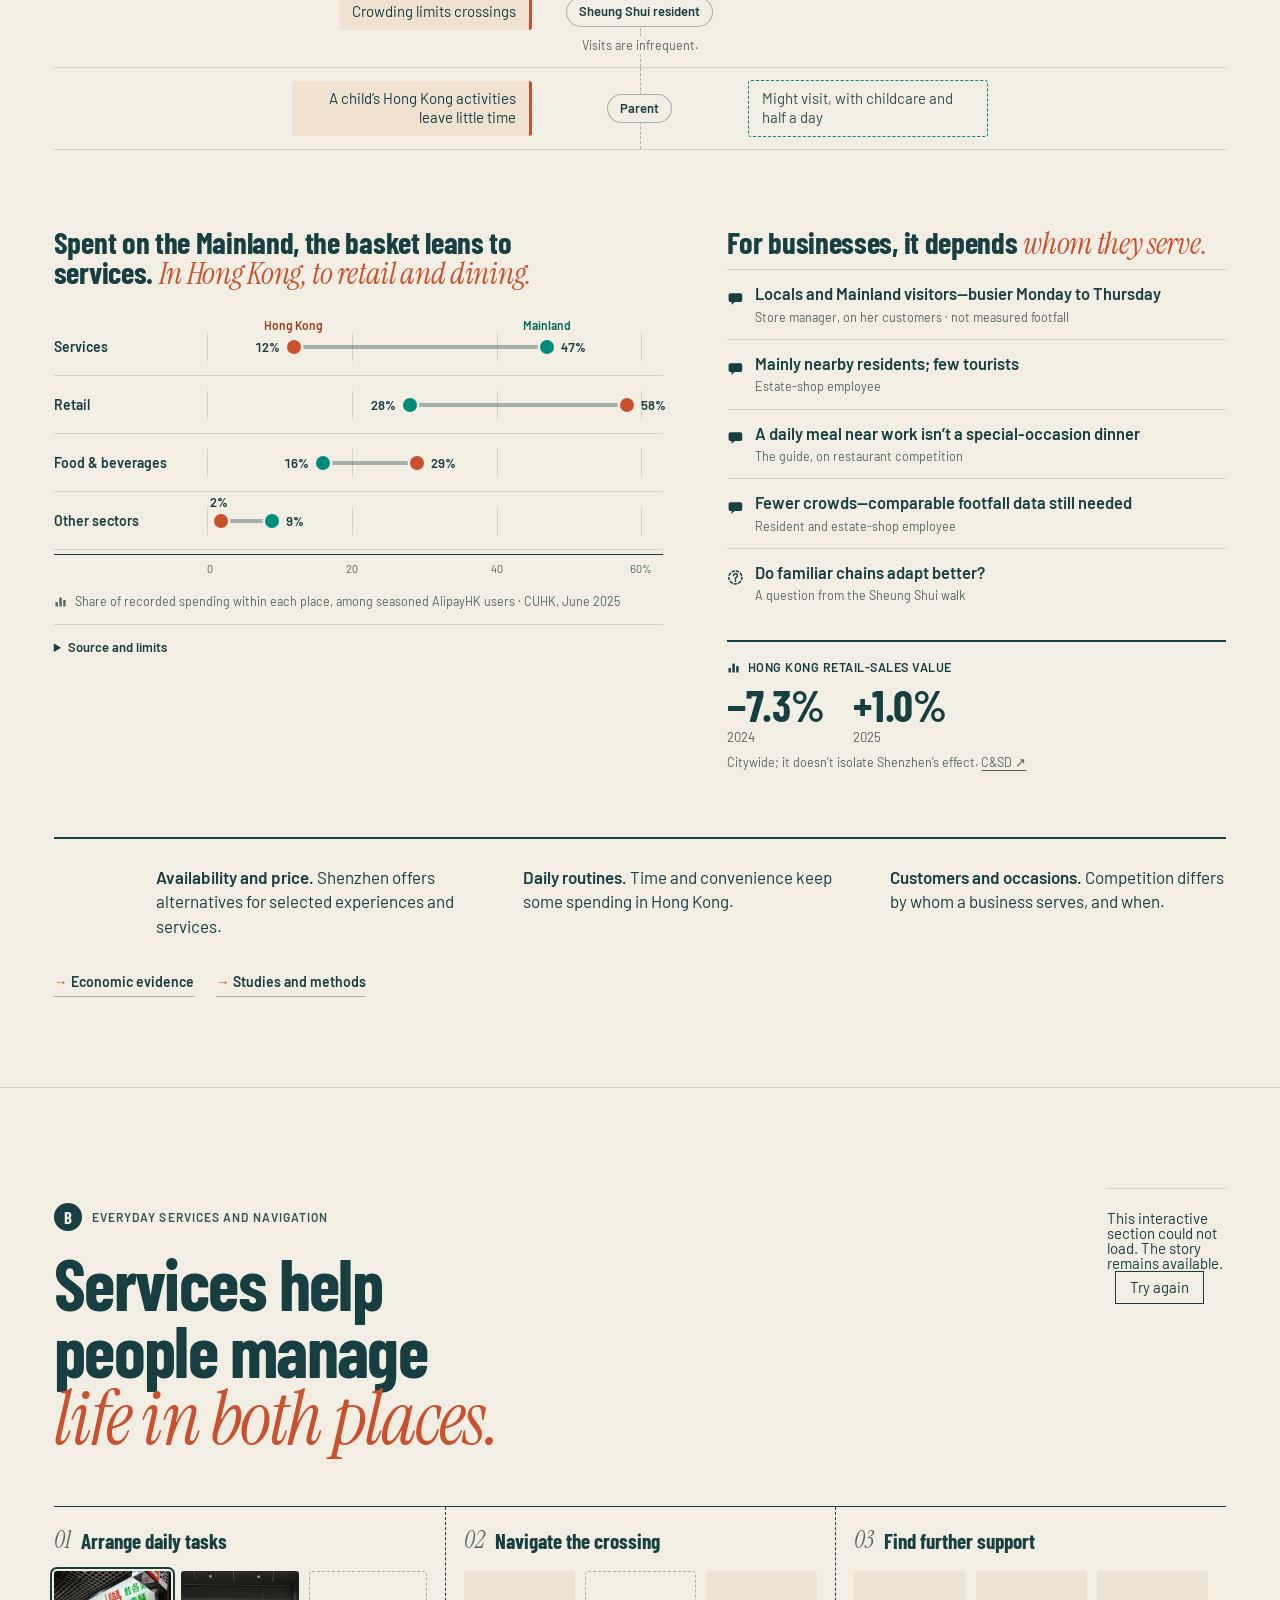
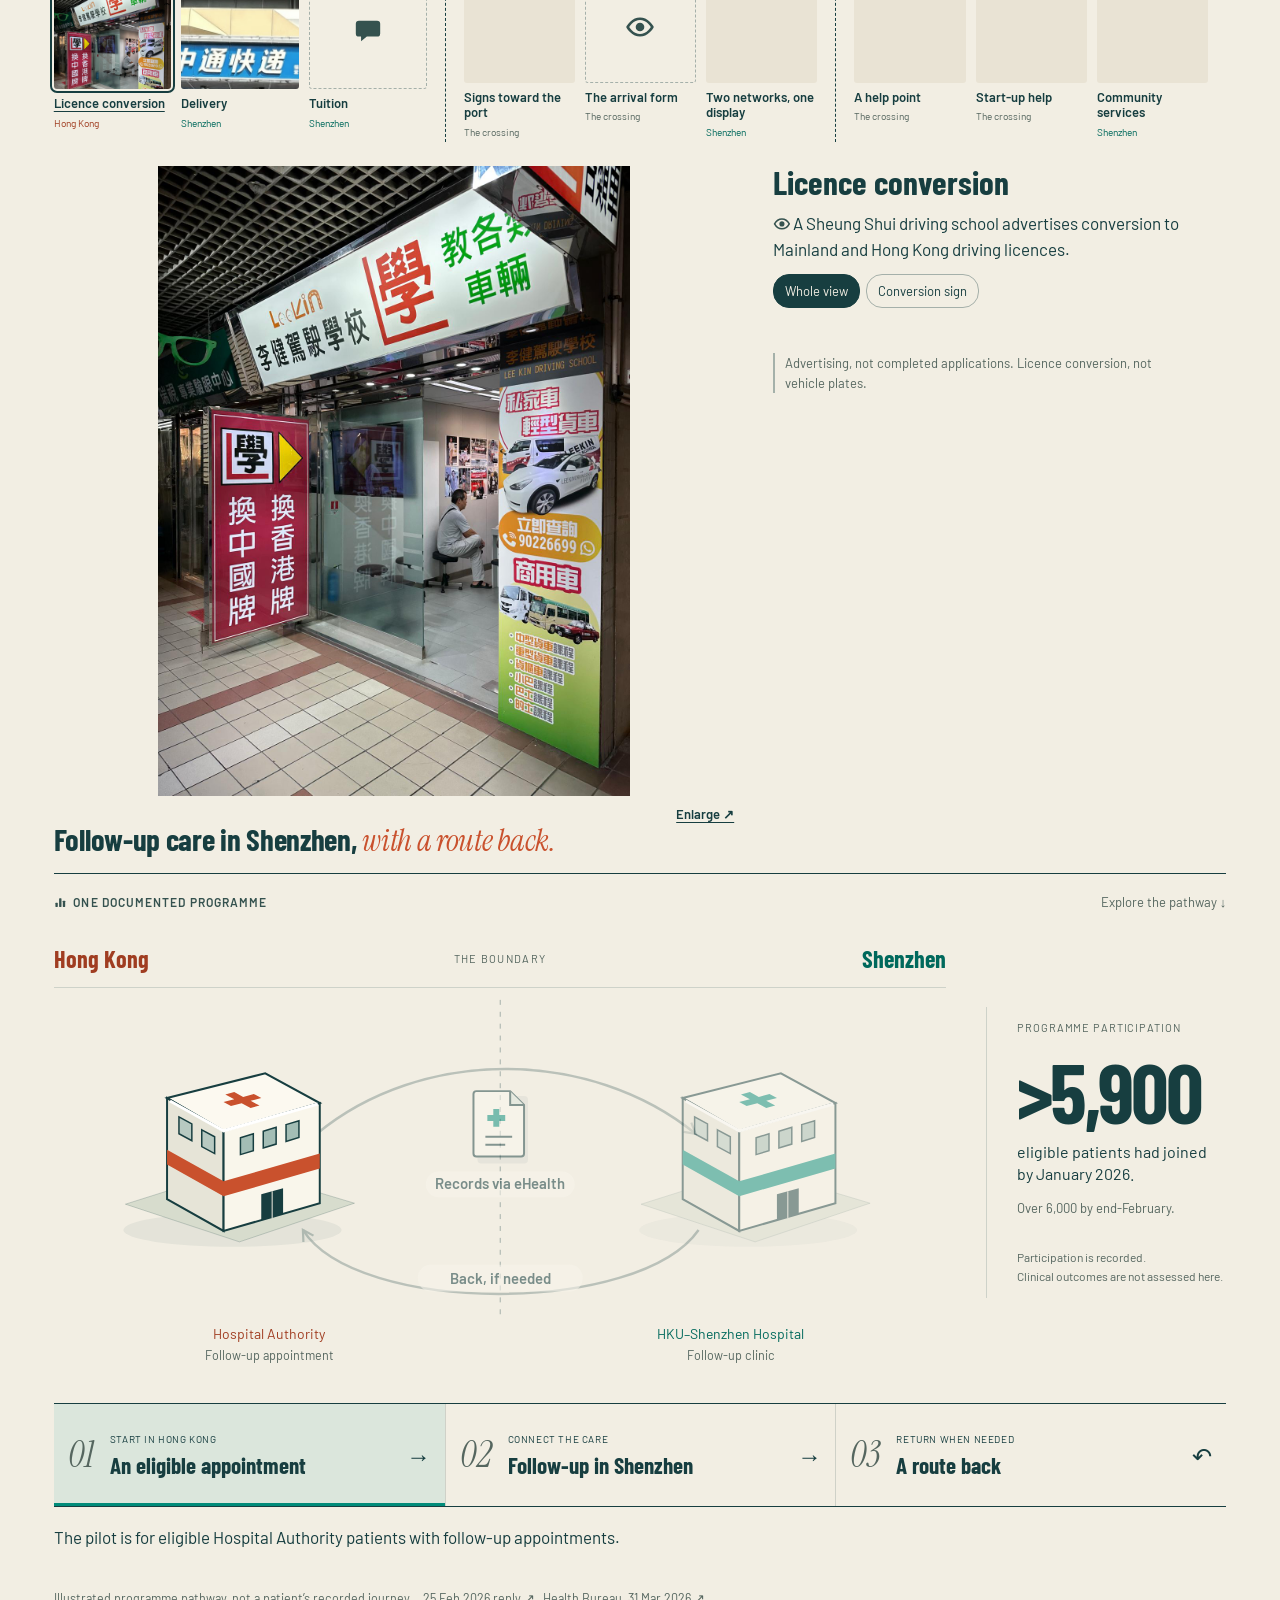
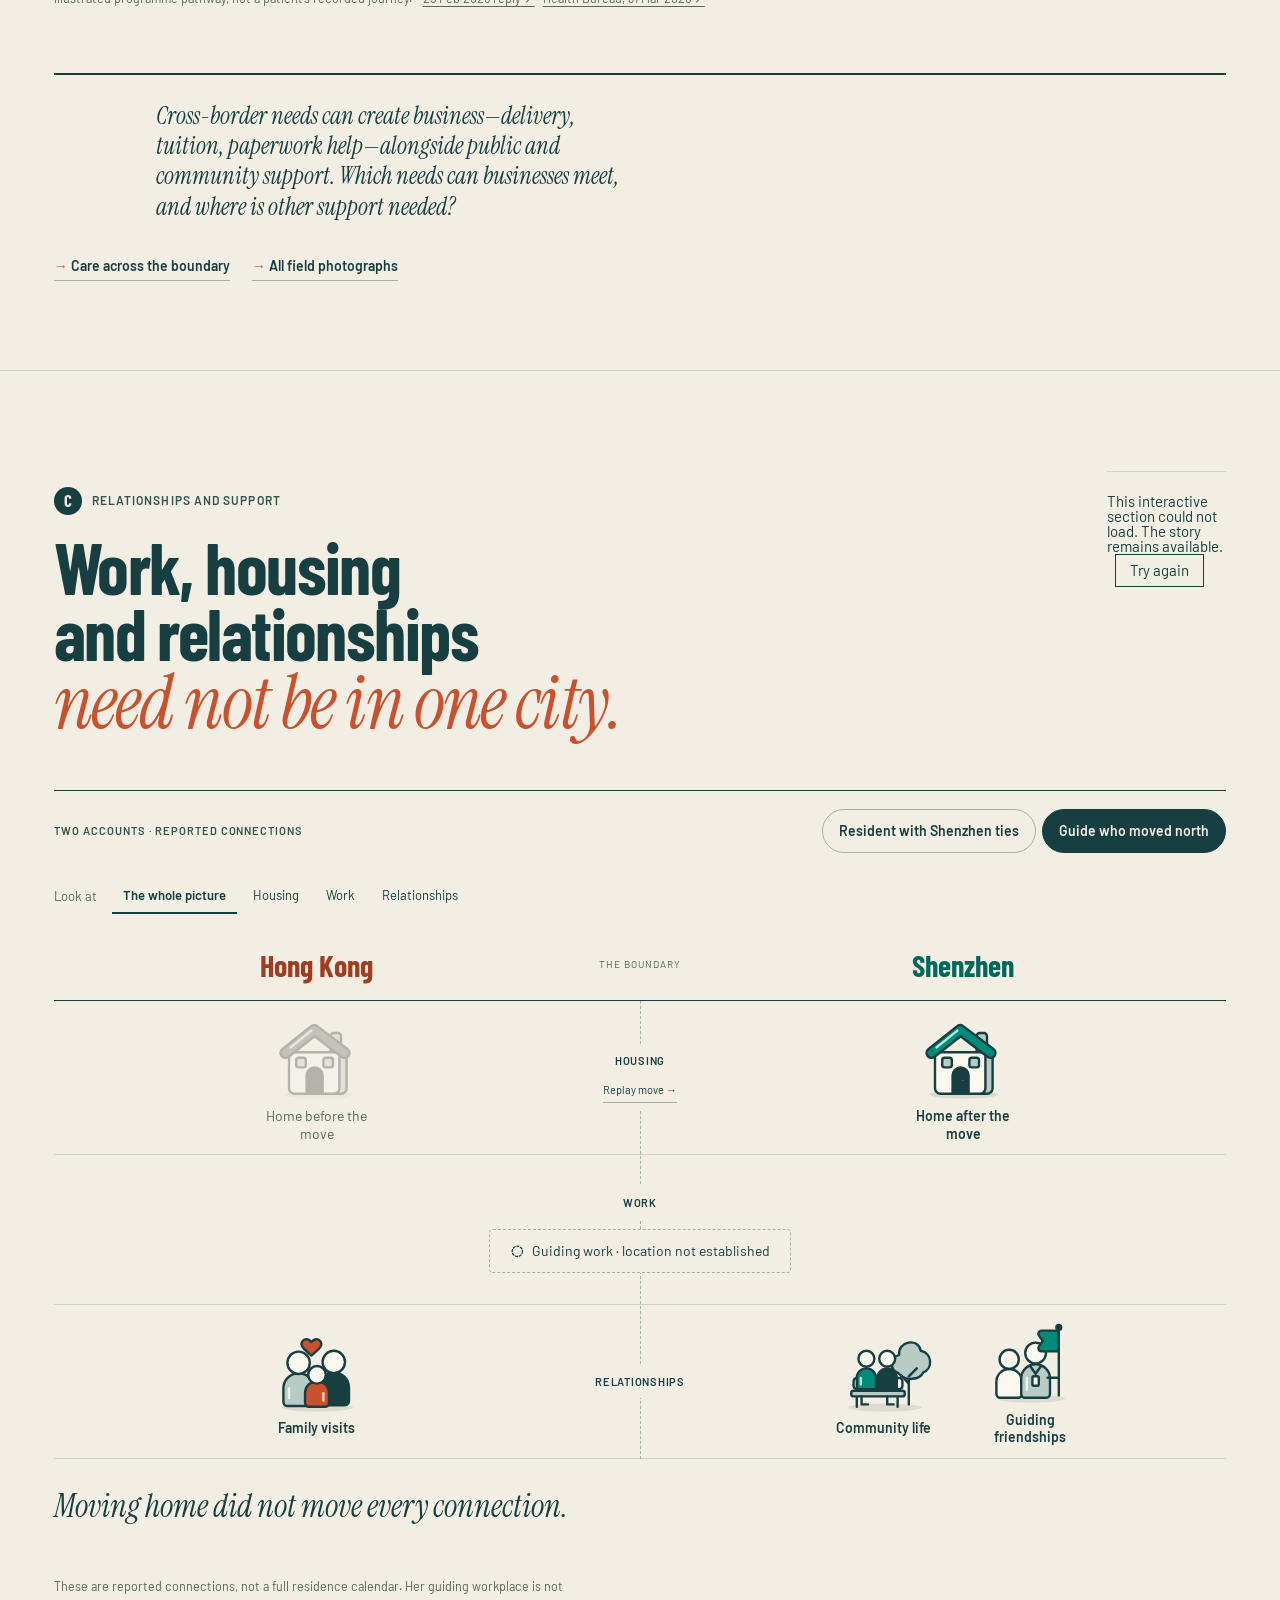
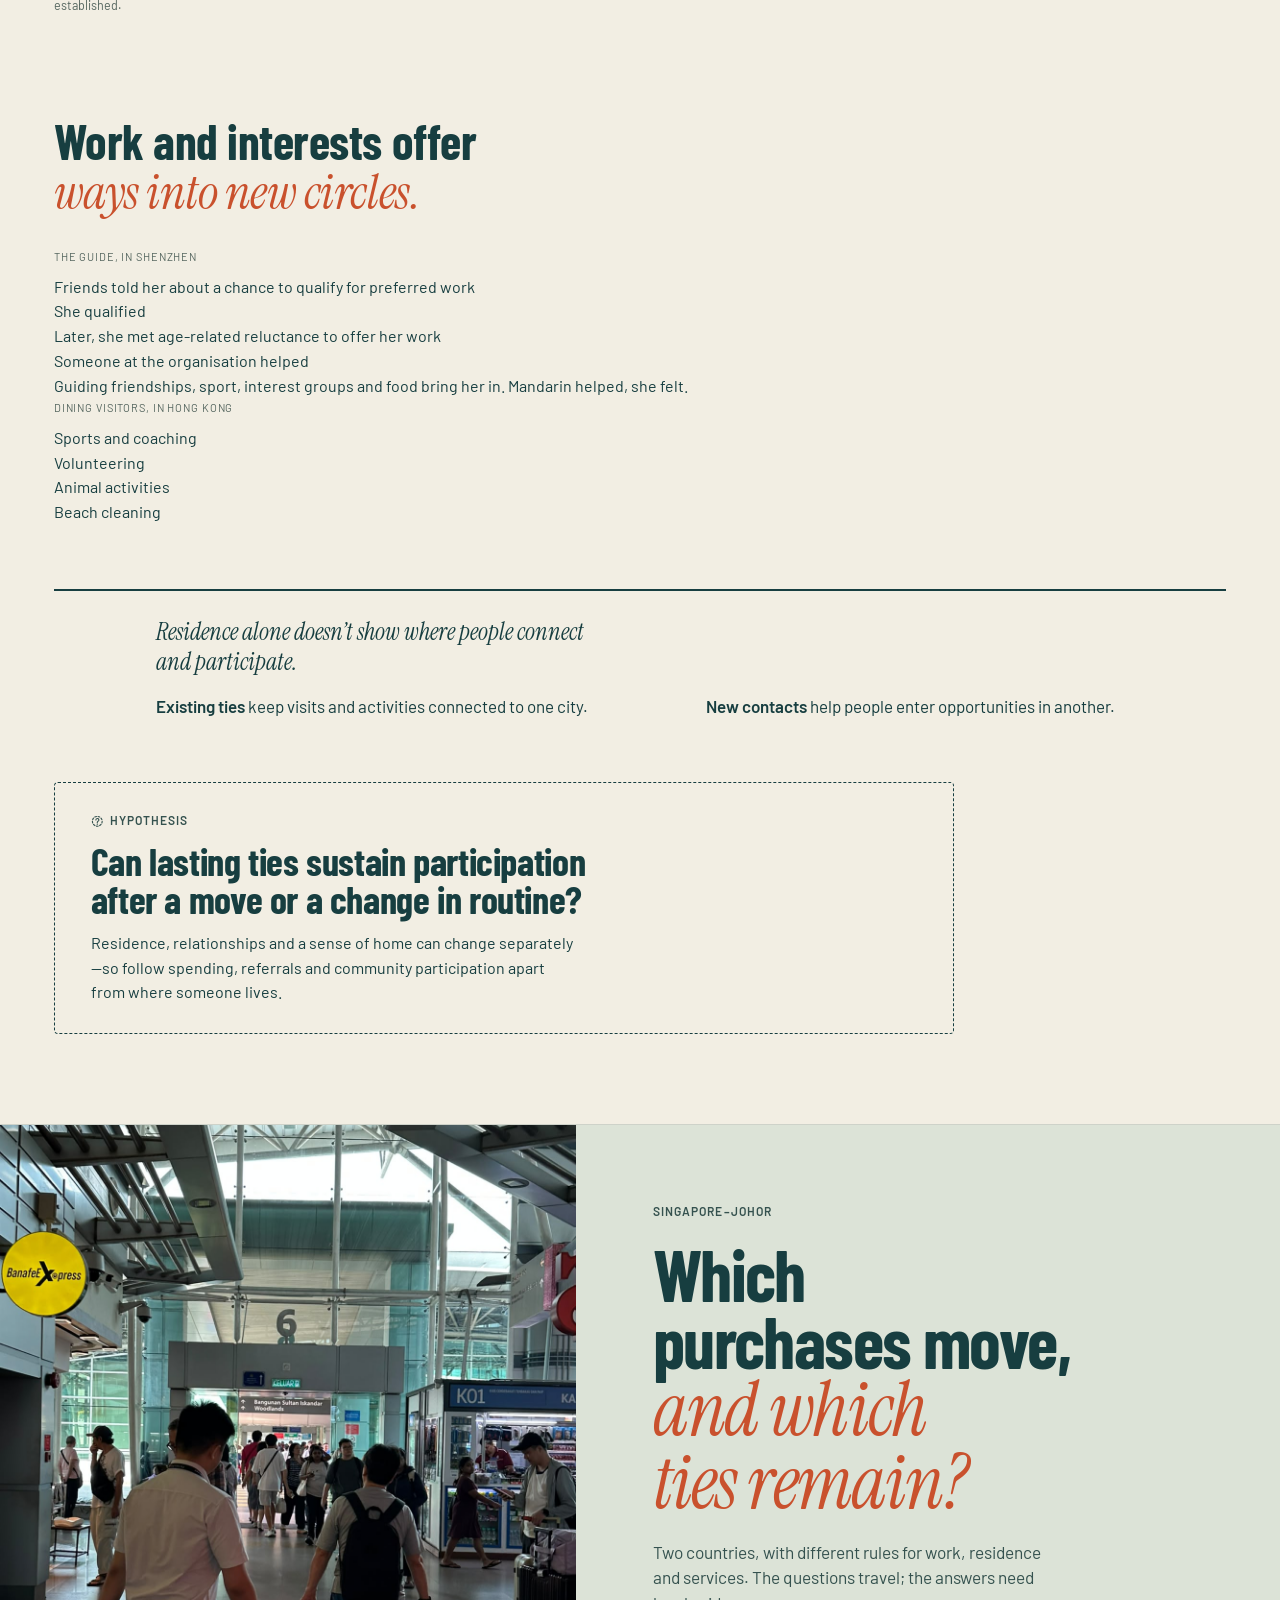
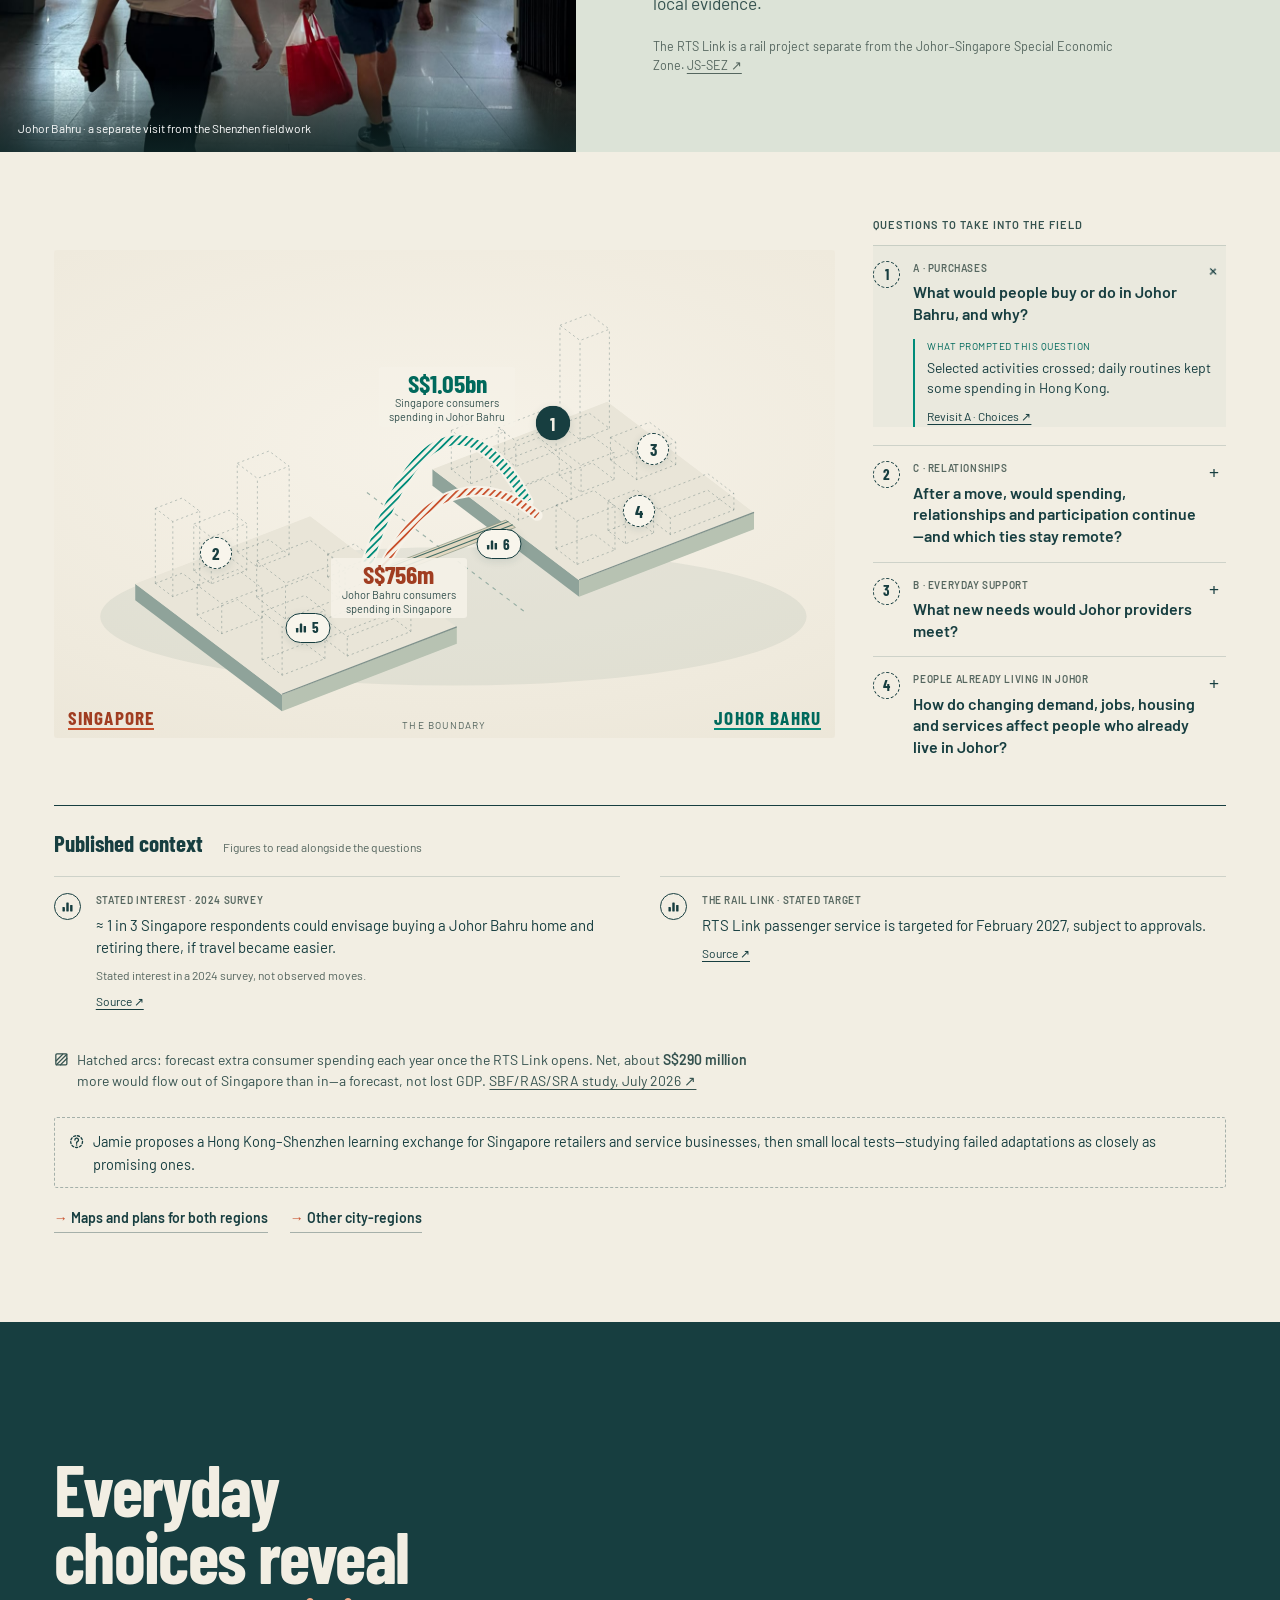
<file: experiments/20261106/study.html>
<!-- Generated from the reviewed page by tools/build-visual-studies.py. Isolated comparison only. -->
<!doctype html>
<html lang="en" data-motion="on">
<head>
<meta charset="utf-8"><meta name="viewport" content="width=device-width,initial-scale=1"><meta name="theme-color" content="#f2eee3">
<meta name="description" content="Work in progress: a visual research story about how people combine everyday life across Hong Kong and Shenzhen, with questions for Singapore–Johor. Research by Jamie Ko; visualization by Bob.">
<title>Crossing Lives — visual experiment, not adopted</title>
<link rel="preload" href="../../fonts/BarlowCondensed-Bold.ttf" as="font" type="font/ttf" crossorigin>
<link rel="preload" href="../../fonts/InstrumentSerif-Italic.ttf" as="font" type="font/ttf" crossorigin>
<link rel="stylesheet" href="../../review/connected-20261106/snapshot/feature/edition.css?v=20261105-edition">
<link rel="stylesheet" href="../../review/connected-20261106/snapshot/feature/evidence.css?v=20261031-v3"><link rel="stylesheet" href="../../review/connected-20261106/snapshot/feature/everyday.css?v=20261031-v3"><link rel="stylesheet" href="../../review/connected-20261106/snapshot/feature/library.css?v=20261031-v3"><link rel="stylesheet" href="../../review/connected-20261106/snapshot/feature/policy-map.css?v=20261031-v3"><link rel="stylesheet" href="../../review/connected-20261106/snapshot/feature/research-overview.css?v=20261101-script"><link rel="stylesheet" href="../../review/connected-20261106/snapshot/feature/field-gallery.css?v=20261031-v3"><link rel="stylesheet" href="../../review/connected-20261106/snapshot/feature/game.css?v=20261031-v3">
<link rel="stylesheet" href="../../review/connected-20261106/snapshot/feature/desk.css?v=20261105-edition">
<meta name="robots" content="noindex,nofollow">
<link rel="stylesheet" href="study.css">
<script type="importmap">{"imports": {"../../review/connected-20261106/snapshot/feature/photo-type.js?v=20261105-edition": "./photo-type.js", "../../review/connected-20261106/snapshot/feature/miniature.js?v=20261105-edition": "./miniature.js", "../../review/connected-20261106/snapshot/feature/photo-type.js?v=20261106-connected": "./photo-type.js", "../../review/connected-20261106/snapshot/feature/miniature.js?v=20261106-connected": "./miniature.js"}}</script>
<script src="study-bridge.js" defer></script>
</head>
<body>
<dialog class="status-popup" id="status-popup" aria-labelledby="status-popup-title" aria-describedby="status-popup-description">
  <form method="dialog">
    <button class="status-popup-close" type="submit" aria-label="Close work-in-progress notice">×</button>
    <p class="status-popup-kicker">Crossing Lives · Research website</p>
    <h2 id="status-popup-title">Work in progress</h2>
    <p id="status-popup-description">This research website is still being developed and reviewed.</p>
    <button class="status-popup-explore" type="submit" autofocus>Explore the website <span aria-hidden="true">→</span></button>
  </form>
</dialog>
<a class="skip-link" href="#ledger">Skip the model and read the findings</a>

<header class="masthead">
  <a class="wordmark" href="#top" aria-label="Crossing Lives home — work in progress"><span>CROSSING LIVES</span><span class="site-status">Work in progress</span></a>
  <nav class="chapter-nav" aria-label="Chapters">
    <a href="#accounts" data-chapter="accounts">Accounts</a>
    <a href="#choices" data-chapter="choices"><b>A</b> Choices</a>
    <a href="#services" data-chapter="services"><b>B</b> Services</a>
    <a href="#ties" data-chapter="ties"><b>C</b> Relationships</a>
    <a href="#johor" data-chapter="johor">Singapore–Johor</a>
    <a href="#depth" data-chapter="depth">Research desk</a>
  </nav>
  <details class="contents-menu" id="contents-menu"><summary><span>Contents</span> <span class="current-chapter">Accounts</span><svg viewBox="0 0 20 20" aria-hidden="true"><path d="M5 8l5 5 5-5"/></svg></summary>
    <nav class="contents-panel" aria-label="Contents">
      <div><span class="contents-label">The story</span><a href="#accounts" data-chapter="accounts">Five accounts across a boundary</a><a href="#ledger" data-chapter="ledger">Selected accounts, side by side</a><a href="#choices" data-chapter="choices">A · Livelihoods and choices</a><a href="#services" data-chapter="services">B · Everyday services</a><a href="#ties" data-chapter="ties">C · Relationships and support</a><a href="#johor" data-chapter="johor">Questions for Singapore–Johor</a><a href="#conclusion" data-chapter="conclusion">What the accounts help us see</a></div>
      <div><span class="contents-label">The research desk</span><a href="#about-inquiry">How the research was done</a><a href="#research-reading">Studies and methods</a><a href="#evidence">Economic evidence</a><a href="#care-evidence">Care across the boundary</a><a href="#school-evidence">A school day across the boundary</a><a href="#street-level">Field photographs</a><a href="#policy-maps">Maps and policy documents</a><a href="#questions">Questions to investigate</a><a href="#measure">What we would need to measure</a><a href="#responses">Possible responses</a><a href="#sources">Sources and credits</a><a href="../../presentation.html">Presentation ↗</a><a href="../../presentation.pdf" download>Slide PDF ↓</a></div>
    </nav>
  </details>
  <nav class="delivery-nav" aria-label="Presentation and controls"><a class="slides-link" href="../../presentation.html">Slides <span aria-hidden="true">↗</span></a><a class="pdf-link" href="../../presentation.pdf" download>PDF <span aria-hidden="true">↓</span></a><button class="motion-control" id="motion-control" type="button" aria-pressed="false"><svg viewBox="0 0 20 20" aria-hidden="true"><path d="M7 4v12M13 4v12"/></svg><span>Pause motion</span></button></nav>
  <div class="reading-progress" aria-hidden="true"></div>
</header>

<main>
<section class="opening" id="top" aria-labelledby="hero-title" data-chapter-id="accounts" data-chapter-title="Accounts">
 <span id="accounts" class="anchor"></span><span id="arrangements" class="anchor"></span>
 <div class="scrolly page">
  <article class="step step-intro" data-scene="overview">
    <h1 id="hero-title">Two places, <em>one life, rearranged.</em></h1>
    <div class="hero-type" id="hero-type"></div>
    <p class="deck"><button type="button" class="pw side-sz" data-place="sz-repair">A repair in Shenzhen.</button> <button type="button" class="pw side-sz" data-place="sz-dining">A meal there once a month.</button> <button type="button" class="pw side-hk" data-place="hk-rental">A rented flat in Hong Kong,</button> and <button type="button" class="pw side-sz" data-place="sz-tower">a sense of home across the boundary.</button> Selected accounts from Jamie Ko’s fieldwork show how people combine parts of everyday life across two places, with questions for Singapore–Johor.</p>
    <p class="byline">Research <strong>Jamie Ko</strong> · Visualization <strong>Bob</strong></p>
    <p class="mini-key key-intro" aria-label="Marker key"><span><span data-glyph="account"></span>Account</span><span><span data-glyph="observed"></span>Observed</span><span><span data-glyph="photo"></span>Photograph</span><span><span data-glyph="published"></span>Published figure</span><span><span data-glyph="unknown"></span>Not established</span><span class="mini-key-note">Arranged to explain, not a map</span></p>
    <p class="cue"><a href="#step-repair">Meet the accounts <span aria-hidden="true">↓</span></a></p>
  </article>

  <div class="scrolly-graphic">
    <div class="tour-switch" role="group" aria-label="Jump to an account">
      <button type="button" data-go="overview" aria-pressed="true">The places</button>
      <button type="button" data-go="repair" aria-pressed="false">Repair customer</button>
      <button type="button" data-go="guide" aria-pressed="false">Guide</button>
      <button type="button" data-go="pupils" aria-pressed="false">Schoolchildren</button>
      <button type="button" data-go="resident" aria-pressed="false">Resident</button>
      <button type="button" data-go="manager" aria-pressed="false">Store manager</button>
      <button type="button" data-go="together" aria-pressed="false">All five</button>
    </div>
    <div id="miniature"><p class="loading-note">A miniature of the fieldwork: Hong Kong and Shenzhen, joined by one crossing. Each building stands for a place in the research—shops in Sheung Shui, homes in Fanling, repair specialists, restaurants, a follow-up clinic and a street of services in Shenzhen.</p></div>
    <p class="mini-key" aria-hidden="true"><span><span data-glyph="account"></span>Account</span><span><span data-glyph="observed"></span>Observed</span><span><span data-glyph="photo"></span>Photograph</span><span><span data-glyph="published"></span>Published figure</span><span><span data-glyph="unknown"></span>Not established</span><span class="mini-key-note">Arranged to explain, not a map</span></p>
  </div>

  <article class="step" data-scene="repair" id="step-repair">
    <p class="step-tag"><span>01</span>Cross-border user<span class="step-sig" data-signature="repair" data-size="40"></span></p>
    <h2>A repair <em>crosses the boundary.</em></h2>
    <p>He took older equipment to <button type="button" class="pw side-sz" data-place="sz-repair">Shenzhen</button> because suitable parts and expertise were hard to find in Hong Kong.</p>
    <p class="step-aside">His account doesn’t place his home, work or relationships—so they float over the boundary, unplaced.</p>
  </article>
  <article class="step" data-scene="guide" id="step-guide">
    <p class="step-tag"><span>02</span>Northbound mover<span class="step-sig" data-signature="guide" data-size="40"></span></p>
    <h2>Home moves north. <em>Family stays a visit away.</em></h2>
    <p>She <button type="button" class="pw side-sz" data-place="sz-home">moved to Shenzhen</button>, weighing lower earnings against lower living costs and work she preferred as a guide. Her <button type="button" class="pw side-sz" data-place="sz-community">community life and guiding friendships</button> are there; <button type="button" class="pw side-hk" data-place="hk-family">family visits to Hong Kong</button> continue.</p>

    <details class="guide-story" id="guide-story">
      <summary><span>What changed for her?</span><span aria-hidden="true">＋</span></summary>
      <div class="guide-story-body">
        <p class="guide-story-source">The guide’s account · paraphrased</p>
        <ol class="guide-story-parts">
          <li><span data-facet-glyph="work"></span><div><h3>Work she wanted</h3><p>Guiding was a long-held ambition; earlier career expectations had led her to other work.</p></div></li>
          <li><span data-facet-glyph="home"></span><div><h3>Room to change</h3><p>She prepared financially for a different balance of costs, income and work.</p></div></li>
          <li><span data-facet-glyph="ties"></span><div><h3>A useful lead</h3><p>Friends told her about an opportunity to qualify as a guide.</p></div></li>
        </ol>
        <p class="guide-story-link"><button type="button" class="pw side-hk" data-place="hk-family">Family visits to Hong Kong continued ↗</button></p>
      </div>
    </details>
</article>
  <article class="step" data-scene="pupils" id="step-pupils">
    <p class="step-tag"><span>03</span>Cross-border worker or student<span class="step-sig" data-signature="pupils" data-size="40"></span></p>
    <h2>Home on one side. <em>School on the other.</em></h2>
    <p class="step-figure"><strong>16,139</strong> pupils lived on the Mainland side and crossed daily to <button type="button" class="pw side-hk" data-place="hk-school">school in Hong Kong</button> in 2024/25.</p>
    <p class="step-aside">An official count, with no residential-city breakdown. This arrangement uses published evidence rather than an interviewed commuter’s routine.</p>
  </article>
  <article class="step" data-scene="resident" id="step-resident">
    <p class="step-tag"><span>04</span>Hong Kong base, Mainland ties<span class="step-sig" data-signature="resident" data-size="40"></span></p>
    <h2>An address here. <em>A sense of home there.</em></h2>
    <p>She <button type="button" class="pw side-hk" data-place="hk-work">works</button> and <button type="button" class="pw side-hk" data-place="hk-rental">rents in Hong Kong</button>. <button type="button" class="pw side-sz" data-place="sz-tower">Property, close family, friends</button> and <button type="button" class="pw side-sz" data-place="sz-leisure">many activities</button> connect her to Shenzhen, which she described as home.</p>
  </article>
  <article class="step" data-scene="manager" id="step-manager">
    <p class="step-tag"><span>—</span>Locally based<span class="step-sig" data-signature="manager" data-size="40"></span></p>
    <h2>Most of life stays local. <em>A meal crosses.</em></h2>
    <p>She <button type="button" class="pw side-hk" data-place="hk-fanling">lives in Fanling</button> and <button type="button" class="pw side-hk" data-place="hk-shops">works in Sheung Shui</button>. About once a month she <button type="button" class="pw side-sz" data-place="sz-dining">visits Shenzhen, mainly for meals</button>; most shopping stays in Hong Kong.</p>
  </article>
  <article class="step step-together" data-scene="together" id="step-together">
    <h2>A life doesn’t move <em>all at once.</em></h2>
    <ul class="sig-row">
      <li><a href="#step-repair"><span data-signature="repair" data-size="52"></span><small>Repair customer</small></a></li>
      <li><a href="#step-guide"><span data-signature="guide" data-size="52"></span><small>Guide</small></a></li>
      <li><a href="#step-pupils"><span data-signature="pupils" data-size="52"></span><small>Schoolchildren</small></a></li>
      <li><a href="#step-resident"><span data-signature="resident" data-size="52"></span><small>Resident</small></a></li>
      <li><a href="#step-manager"><span data-signature="manager" data-size="52"></span><small>Store manager</small></a></li>
    </ul>
    <p>The guide moved home; her family visits to Hong Kong continued. The store manager crosses for meals but keeps most shopping in Hong Kong. Five examples, different combinations—not population types.</p>
    <p><a class="text-link" href="#ledger">Eight accounts and an official count, side by side <span aria-hidden="true">↓</span></a></p>
  </article>
 </div>
</section>

<section class="ledger-section page" id="ledger" aria-labelledby="ledger-title" data-chapter-id="accounts" data-chapter-title="Selected accounts">
  <span id="story" class="anchor"></span>
  <header class="section-head">
    <h2 id="ledger-title">Where each part of life <em>sits.</em></h2>
    <p class="deck">Eight selected accounts and one official count of schoolchildren—illustrations, not a sample or everyone the research mentions.</p>
  </header>
  <div id="life-ledger"><ul class="static-list"><li>Repair customer: specialist parts and repair in Shenzhen; home, work and ties not established.</li><li>Dining visitors: meals in Shenzhen for choice, space and price; activities in Hong Kong.</li><li>Guide who moved north: home moved to Shenzhen; family visits in Hong Kong.</li><li>Cross-boundary schoolchildren: 16,139 pupils with Mainland residence attend school in Hong Kong (official data).</li><li>Resident with Shenzhen ties: rents and works in Hong Kong; property, family, friends and activities in Shenzhen.</li><li>Sheung Shui store manager: home in Fanling, work in Sheung Shui, most shopping in Hong Kong; meals in Shenzhen about monthly.</li><li>Sheung Shui resident: lives near the border; crowding limits crossings.</li><li>Sheung Shui shop employee: works at an estate shop.</li><li>Parent: a child’s Hong Kong activities leave little time.</li></ul></div>
</section>

<section class="lens page" id="choices" aria-labelledby="choices-title" data-chapter-id="choices" data-chapter-title="A · Choices">
  <span id="selective" class="anchor"></span>
  <header class="section-head lens-head">
    <span class="lens-mark" data-lens="A" aria-hidden="true"></span><p class="lens-tag"><b>A</b>Livelihoods and choices</p>
    <h2 id="choices-title">Shenzhen draws some activities. <em>Hong Kong routines remain.</em></h2>
  </header>
  <div id="reasons"><p class="loading-note">Reasons to choose Shenzhen: parts and expertise; choice, space and price; preferred work and lower living costs; meals. Reasons some activities stay local: most shopping; crowding; a child’s activities leave little time.</p></div>

  <div class="lens-pair">
    <div class="lens-col">
      <h3 class="sub-head">Spent on the Mainland, the basket leans to services. <em>In Hong Kong, to retail and dining.</em></h3>
      <div id="basket"><p class="loading-note">Recorded spending among seasoned AlipayHK users: Mainland services 47%, retail 28%, food and beverages 16%, other 9%; Hong Kong services 12%, retail 58%, food and beverages 29%, other 2%.</p></div>
    </div>
    <div class="lens-col">
      <h3 class="sub-head">For businesses, it depends <em>whom they serve.</em></h3>
      <ul class="voices">
        <li><span data-glyph="account"></span><div><p>Locals and Mainland visitors—busier Monday to Thursday</p><small>Store manager, on her customers · not measured footfall</small></div></li>
        <li><span data-glyph="account"></span><div><p>Mainly nearby residents; few tourists</p><small>Estate-shop employee</small></div></li>
        <li><span data-glyph="account"></span><div><p>A daily meal near work isn’t a special-occasion dinner</p><small>The guide, on restaurant competition</small></div></li>
        <li><span data-glyph="account"></span><div><p>Fewer crowds—comparable footfall data still needed</p><small>Resident and estate-shop employee</small></div></li>
        <li><span data-glyph="question"></span><div><p>Do familiar chains adapt better?</p><small>A question from the Sheung Shui walk</small></div></li>
      </ul>
      <div class="stat-pair" aria-label="Annual change in Hong Kong retail-sales value">
        <p class="stat-label"><span data-glyph="published"></span>Hong Kong retail-sales value</p>
        <div><strong>−7.3%</strong><span>2024</span></div><div><strong>+1.0%</strong><span>2025</span></div>
        <p class="stat-limit">Citywide; it doesn’t isolate Shenzhen’s effect. <a href="https://www.censtatd.gov.hk/en/web_table.html?id=620-67001" target="_blank" rel="noopener">C&amp;SD ↗</a></p>
      </div>
    </div>
  </div>

  <aside class="takeaway" aria-label="What lens A suggests">
    <ol><li><b>Availability and price.</b> Shenzhen offers alternatives for selected experiences and services.</li><li><b>Daily routines.</b> Time and convenience keep some spending in Hong Kong.</li><li><b>Customers and occasions.</b> Competition differs by whom a business serves, and when.</li></ol>
  </aside>
  <p class="go-deeper"><a href="#evidence">Economic evidence</a><a href="#research-reading">Studies and methods</a></p>
</section>

<section class="lens page" id="services" aria-labelledby="services-title" data-chapter-id="services" data-chapter-title="B · Services">
  <span id="access" class="anchor"></span>
  <header class="section-head lens-head">
    <span class="lens-mark" data-lens="B" aria-hidden="true"></span><p class="lens-tag"><b>B</b>Everyday services and navigation</p>
    <h2 id="services-title">Services help people manage <em>life in both places.</em></h2>
  </header>
  <div id="service-trail"><figure class="static-figure"><img src="../../review/connected-20261106/snapshot/feature/assets/sz-wayfinding.jpg" alt="A rack holds guides in several languages beneath the Futian Port Inbound Service Center sign." width="1536" height="2048" loading="lazy"><figcaption>At Futian, immigration staff helped with the arrival form; a separate help point offered information and described referrals. Its operator was unconfirmed and referrals were not tested.</figcaption></figure></div>

  <div class="care-block">
    <h3 class="sub-head">Follow-up care in Shenzhen, <em>with a route back.</em></h3>
    <div id="care-loop"><p class="loading-note">More than 5,900 eligible Hospital Authority patients had joined the HKU–Shenzhen Hospital follow-up pilot by January 2026, with referral back to HA follow-up on request.</p></div>
  </div>

  <aside class="takeaway" aria-label="What lens B suggests">
    <p class="takeaway-line">Cross-border needs can create business—delivery, tuition, paperwork help—alongside public and community support. Which needs can businesses meet, and where is other support needed?</p>
  </aside>
  <p class="go-deeper"><a href="#care-evidence">Care across the boundary</a><a href="#street-level">All field photographs</a></p>
</section>

<section class="lens page" id="ties" aria-labelledby="ties-title" data-chapter-id="ties" data-chapter-title="C · Relationships">
  <header class="section-head lens-head">
    <span class="lens-mark" data-lens="C" aria-hidden="true"></span><p class="lens-tag"><b>C</b>Relationships and support</p>
    <h2 id="ties-title">Work, housing and relationships <em>need not be in one city.</em></h2>
  </header>
  <div id="ties-panel"><p class="loading-note">The resident works and rents in Hong Kong, with property, close family, friends and activities in Shenzhen. The guide moved home to Shenzhen and continues family visits in Hong Kong.</p></div>

  <div class="circles">
    <h3 class="sub-head">Work and interests offer <em>ways into new circles.</em></h3>
    <div class="circles-grid">
      <article class="circle circle-sz">
        <p class="circle-where">The guide, in Shenzhen</p>
        <ol class="path-steps">
          <li>Friends told her about a chance to qualify for preferred work</li>
          <li>She qualified</li>
          <li>Later, she met age-related reluctance to offer her work</li>
          <li>Someone at the organisation helped</li>
        </ol>
        <p class="circle-also">Guiding friendships, sport, interest groups and food bring her in. Mandarin helped, she felt.</p>
      </article>
      <article class="circle circle-hk">
        <p class="circle-where">Dining visitors, in Hong Kong</p>
        <ul class="tag-list"><li>Sports and coaching</li><li>Volunteering</li><li>Animal activities</li><li>Beach cleaning</li></ul>
      </article>
    </div>
  </div>

  <aside class="takeaway" aria-label="What lens C suggests">
    <p class="takeaway-line">Residence alone doesn’t show where people connect and participate.</p>
    <ol><li><b>Existing ties</b> keep visits and activities connected to one city.</li><li><b>New contacts</b> help people enter opportunities in another.</li></ol>
  </aside>

  <aside class="hypothesis" aria-labelledby="hypothesis-title">
    <p class="hypothesis-label"><span data-glyph="question"></span>Hypothesis</p>
    <h3 id="hypothesis-title">Can lasting ties sustain participation after a move or a change in routine?</h3>
    <p>Residence, relationships and a sense of home can change separately—so follow spending, referrals and community participation apart from where someone lives.</p>
  </aside>
</section>

<section class="johor" id="johor" aria-labelledby="johor-title" data-chapter-id="johor" data-chapter-title="Singapore–Johor">
  <span id="two-way" class="anchor"></span>
  <div class="johor-band">
    <figure class="johor-photo"><img src="../../review/connected-20261106/snapshot/feature/assets/sgj-concourse.jpg" alt="A concourse with pedestrians and signs toward Bangunan Sultan Iskandar and Woodlands" loading="lazy" width="1200" height="1600"><figcaption>Johor Bahru · a separate visit from the Shenzhen fieldwork</figcaption></figure>
    <div class="johor-head">
      <p class="eyebrow">Singapore–Johor</p>
      <h2 id="johor-title">Which purchases move, <em>and which ties remain?</em></h2>
      <p class="deck">Two countries, with different rules for work, residence and services. The questions travel; the answers need local evidence.</p>
      <p class="fine">The RTS Link is a rail project separate from the Johor–Singapore Special Economic Zone. <a href="https://www.edb.gov.sg/en/about-edb/media-releases-publications/agreement-between-singapore-and-malaysia-and-the-johor-singapore-special-economic-zone.html" target="_blank" rel="noopener">JS-SEZ ↗</a></p>
    </div>
  </div>
  <div class="page johor-echo">
    <div id="echo"><p class="loading-note">Questions for Singapore–Johor: what people would buy or do in Johor Bahru, and why; whether spending, relationships and participation continue after a move; what new needs Johor providers would meet; and how changing demand, jobs, housing and services affect Johor residents. Forecast extra annual spending with the RTS Link: Singapore consumers in Johor Bahru S$1.05 billion; Johor Bahru consumers in Singapore S$756 million.</p></div>
    <div class="echo-after">
      <p class="jq-proposal"><span data-glyph="question"></span><span>Jamie proposes a Hong Kong–Shenzhen learning exchange for Singapore retailers and service businesses, then small local tests—studying failed adaptations as closely as promising ones.</span></p>
      <p class="go-deeper"><a href="#policy-maps">Maps and plans for both regions</a><a href="#horizon">Other city-regions</a></p>
    </div>
  </div>
</section>

<section class="conclusion" id="conclusion" aria-labelledby="conclusion-title" data-chapter-id="conclusion" data-chapter-title="What we see">
  <div class="page">
    <h2 id="conclusion-title">Everyday choices reveal <em>opportunities and adjustments.</em></h2>
    <ol class="conclusion-lenses">
      <li><b>A</b><p>Shenzhen alternatives create competition; Hong Kong routines still anchor spending.</p></li>
      <li><b>B</b><p>Cross-border needs create service opportunities, alongside public and community support.</p></li>
      <li><b>C</b><p>Relationships sustain connections and open opportunities across cities.</p></li>
    </ol>
    <p class="conclusion-question"><span data-glyph="question"></span>How do lasting ties relate to participation and belonging when life spans cities?</p>
    <p class="fine">Selected experiences and questions—not a causal or representative evaluation of integration.</p>
    <div class="conclusion-links"><a class="solid-link" href="#depth">Open the research desk <span aria-hidden="true">↓</span></a><a class="text-link" href="../../presentation.html">View the presentation <span aria-hidden="true">↗</span></a><a class="text-link" href="../../presentation.pdf" download>Slide PDF <span aria-hidden="true">↓</span></a></div>
  </div>
</section>

<section class="desk page" id="depth" aria-labelledby="depth-title" data-chapter-id="depth" data-chapter-title="Research desk">
  <header class="section-head">
    <p class="eyebrow">The research desk</p>
    <h2 id="depth-title">Everything behind the story</h2>
    <p class="deck">Methods, evidence collections, maps and what to investigate next. Each collection states its sources and limits.</p>
  </header>
  <div class="desk-groups">
    <section class="desk-group" aria-labelledby="dg-method"><h3 id="dg-method"><span>1</span>How the research was done</h3>
      <details class="shelf" id="about-inquiry"><summary><span class="shelf-title">The groundwork</span><span class="shelf-meta"><span data-glyph="account"></span>14+ conversations · 3 Shenzhen trips · a Sheung Shui walk</span></summary><div class="shelf-body">
        <div class="groundwork">
          <div class="gw-figure"><strong>14+</strong><p>individual and group conversations, plus brief exchanges during visits</p></div>
          <div class="gw-figure"><strong>3</strong><p>Shenzhen trips: by rail via Lok Ma Chau/Futian and via Lo Wu, and an AsiaGlobal Fellows coach visit</p></div>
          <div class="gw-list"><p>Also: a visit to the Hong Kong–Shenzhen Innovation and Technology Park; a Sheung Shui walk with brief local chats on 31 October 2026; studies, statistics and programme documents read alongside the accounts.</p></div>
        </div>
        <p class="fine">At least fourteen conversation occasions, not fourteen unique people. Illustrative experiences, not a representative sample. Accounts are paraphrased; no quotations are used.</p>
        <h4 class="shelf-sub">Four overlapping arrangements</h4>
        <ol class="arrangements"><li><b>01 Cross-border user</b> Based mainly on one side; selected activities across the border.</li><li><b>02 Northbound mover</b> Home moves from Hong Kong to Shenzhen.</li><li><b>03 Cross-border worker or student</b> Lives on one side; works or studies on the other. Illustrated with official pupil data, not an interview.</li><li><b>04 Hong Kong base, Mainland ties</b> Based in Hong Kong, with property, relationships or activities across.</li></ol>
        <h4 class="shelf-sub">Three lenses</h4>
        <p>A · livelihoods and choices; B · everyday services and navigation; C · relationships and support. Selected themes adapted from the Arup / Resilient Cities Network City Resilience Framework (2024)—study lenses, not official dimensions or a resilience score. Institutions run across all three. <a href="https://www.arup.com/globalassets/downloads/insights/c/city-resilience-framework/city-resilience-framework-2024v2.pdf" target="_blank" rel="noopener">Framework ↗</a></p>
        <h4 class="shelf-sub">Two regions</h4>
        <div class="corridors"><figure><img src="../../review/connected-20261106/snapshot/feature/assets/policy-locator-hk.svg" alt="Locator map of Hong Kong and Shenzhen" width="620" height="380" loading="lazy"><figcaption><b>Hong Kong–Shenzhen.</b> One country, different systems. The main setting for the fieldwork.</figcaption></figure><figure><img src="../../review/connected-20261106/snapshot/feature/assets/policy-locator-sg.svg" alt="Locator map of Singapore and Johor Bahru" width="620" height="380" loading="lazy"><figcaption><b>Singapore–Johor.</b> Two countries. The setting for further questions.</figcaption></figure></div>
      </div></details>
      <details class="shelf" id="research-reading"><summary><span class="shelf-title">Studies and methods</span><span class="shelf-meta"><span data-glyph="published"></span>Systems, purchases, activity patterns, healthcare access</span></summary><div class="shelf-body"><div id="research-overview"><p class="loading-note">Selected research covers institutions, expenditure, spatial patterns and everyday healthcare access.</p></div></div></details>
    </section>
    <section class="desk-group" aria-labelledby="dg-evidence"><h3 id="dg-evidence"><span>2</span>Evidence collections</h3>
      <details class="shelf" id="evidence"><summary><span class="shelf-title">Economic evidence</span><span class="shelf-meta"><span data-glyph="published"></span>Crossings, retail, restaurants, firms and workers</span></summary><div class="shelf-body"><p class="fine">Different series describe different units and periods. None isolates the effect of northbound activity.</p><div data-evidence="hong-kong"><p class="loading-note">Loading economic context.</p></div></div></details>
      <details class="shelf" id="care-evidence"><summary><span class="shelf-title">Care across the boundary</span><span class="shelf-meta"><span data-glyph="published"></span>Patients, attendances and records are different measures</span></summary><div class="shelf-body"><div data-everyday-view="care"><p class="loading-note">More than 5,900 eligible HA patients had joined the follow-up consultation pilot by January 2026.</p></div></div></details>
      <details class="shelf" id="school-evidence"><summary><span class="shelf-title">A school day across the boundary</span><span class="shelf-meta"><span data-glyph="published"></span>16,139 daily pupils by school level</span></summary><div class="shelf-body"><div data-everyday-view="school"><p class="loading-note">16,139 daily cross-boundary pupils in 2024/25: 388 kindergarten, 2,577 primary and 13,174 secondary.</p></div></div></details>
      <details class="shelf" id="street-level"><summary><span class="shelf-title">Field photographs</span><span class="shelf-meta"><span data-glyph="observed"></span>Six views from the Shenzhen fieldwork</span></summary><div class="shelf-body"><p class="fine">Photographs supplied by Bob and Jamie. Captions describe visible context; pictured people are not identified as research participants.</p><div id="field-gallery"><p class="loading-note">Loading the field photographs.</p></div></div></details>
    </section>
    <section class="desk-group" aria-labelledby="dg-places"><h3 id="dg-places"><span>3</span>Places and policy</h3>
      <details class="shelf" id="policy-maps"><summary><span class="shelf-title">Maps and policy documents</span><span class="shelf-meta"><span data-glyph="published"></span>Two regions · planning ambitions and institutional differences</span></summary><div class="shelf-body"><div id="policy-map"><p class="loading-note">Generalised locator maps made with Natural Earth, with selected policy documents.</p></div></div></details>
      <details class="shelf" id="horizon"><summary><span class="shelf-title">Other city-regions</span><span class="shelf-meta"><span data-glyph="question"></span>Six future reading avenues</span></summary><div class="shelf-body"><p class="fine">Future comparisons, not additional findings or evidence of transferable effects.</p><div data-library="future"><p class="loading-note">Loading future reading avenues.</p></div></div></details>
    </section>
    <section class="desk-group" aria-labelledby="dg-next"><h3 id="dg-next"><span>4</span>What to investigate next</h3>
      <details class="shelf" id="questions"><summary><span class="shelf-title">Questions for further inquiry</span><span class="shelf-meta"><span data-glyph="question"></span>Livelihoods, services, relationships</span></summary><div class="shelf-body">
        <div class="inquiry"><article><p class="lens-tag"><b>A</b>Livelihoods and choices</p><h4>Which businesses can adapt—and which workers need help?</h4><p>Online competition and market reach; workers’ next jobs and earnings.</p></article><article><p class="lens-tag"><b>B</b>Everyday services</p><h4>Which needs can support viable businesses?</h4><p>Demand, use and costs; where public or community support is needed.</p></article><article><p class="lens-tag"><b>C</b>Relationships and support</p><h4>Do lasting ties sustain participation after a move?</h4><p>Spending, referrals and contribution; connections that can continue remotely.</p></article></div>
        <p class="fine">Research questions, not findings. Demand, use, costs, business adaptation and actual participation would need to be followed separately.</p>
      </div></details>
      <details class="shelf" id="measure"><summary><span class="shelf-title">What would we need to measure?</span><span class="shelf-meta"><span data-glyph="question"></span>Questions, existing records and evidence gaps</span></summary><div class="shelf-body"><div data-library="measurement"><p class="loading-note">Loading the measurement menu.</p></div></div></details>
      <details class="shelf" id="responses"><summary><span class="shelf-title">Possible responses</span><span class="shelf-meta"><span data-glyph="question"></span>24 reference examples · mechanisms, evidence and limits</span></summary><div class="shelf-body"><p class="fine">Reference examples for investigating a demonstrated need. They do not establish which interventions Hong Kong should adopt or whether effects would transfer.</p><div data-library="responses"><p class="loading-note">Loading the response collection.</p></div></div></details>
      <details class="shelf" id="game-lab"><summary><span class="shelf-title">What does a route game leave out?</span><span class="shelf-meta"><span data-glyph="question"></span>A playable thought experiment · invented rules</span></summary><div class="shelf-body game-depth"><div><h4>Connecting a line is the easy part</h4><p>Home stays fixed and routes change for free. Try the rules, then consider what the game leaves out.</p><p class="fine">Demand, capacity and scores are invented. Real lives involve eligibility, costs and continuing commitments.</p></div><div id="opening-game"><p class="loading-note">Loading the playable illustration.</p></div></div></details>
    </section>
  </div>
</section>
</main>

<footer class="footer" id="sources">
  <div class="page">
    <div class="footer-heading"><p class="footer-mark">CROSSING LIVES <span>Work in progress</span></p><p>Research and presentation by <b>Jamie Ko</b><br>Visualization by <b>Bob</b></p></div>
    <details class="method"><summary>Research, sources and image credits</summary><div class="method-grid">
      <section><h3>What this project draws on</h3><p>At least fourteen individual and group conversations, three Shenzhen trips, a Hong Kong–Shenzhen Innovation and Technology Park visit and a Sheung Shui walk with brief local chats (31 October 2026), read alongside studies, statistics and programme documents. It is an exploratory, Hong Kong-centred study, not a representative survey. The accounts illustrate overlapping ways of living; they are not population categories.</p><p>Official series, programme records, forecasts, surveys and proposals have different evidentiary roles, marked throughout by the evidence key. Causal claims would need suitable comparisons.</p><p>This edition (5 November 2026) follows the presentation’s Script v3, checked 2 November 2026. It is a working draft for review, not a final approval by Jamie.</p></section>
      <section><h3>About the visuals</h3><p>The miniature is authored illustration, not measured geography: places are arranged to explain, and no route, distance or journey frequency is measured. Relationship symbols identify reported kinds of ties, not possessions, their number or strength. The optional route game uses invented demand, capacities and rules.</p><p>Field photographs were supplied by Bob and Jamie. The Singapore–Johor visit and the Shenzhen fieldwork are kept distinct. Captions describe visible context; no pictured person is identified as a research participant. The Futian help point’s operator was not confirmed and described referrals were not tested.</p><p>Locator maps made with Natural Earth (public domain). Fonts: Barlow, Barlow Condensed and Instrument Serif, under the SIL Open Font Licence.</p></section>
      <section><h3>Read further</h3><ul><li><a href="../../presentation.html">Presentation</a></li><li><a href="../../presentation.pdf">Presentation PDF</a></li><li><a href="../../research.html">Data appendix and earlier companion</a></li><li><a href="../../research-data.json">Chart and arrangement data</a></li><li><a href="../../data/response-cases.json">Response sources</a></li><li><a href="../../review/connected-20261106/snapshot/feature/measurement-menu.json">Measurement sources</a></li><li><a href="../../review/connected-20261106/snapshot/feature/everyday-data.json">Education and care sources</a></li><li><a href="../../review/connected-20261106/snapshot/feature/policy-map-data.json">Map and policy sources</a></li><li><a href="../../review/connected-20261106/snapshot/feature/research-overview-data.json">Research reading list</a></li><li><a href="../../review/connected-20261106/snapshot/feature/cast.js">Public account descriptions</a></li><li><a href="../../presentation-r2154.pdf">Earlier slide PDF · r2154</a></li><li><a href="../../samples/">Preserved visual studies</a></li></ul></section>
    </div></details>
    <div class="footer-bottom"><span>Visual research story · work in progress · edition of 5 November 2026</span><a href="#top">Back to the beginning <span aria-hidden="true">↑</span></a></div>
  </div>
</footer>
<noscript><p class="noscript">The story and photographs remain readable. Enable JavaScript for the interactive miniature, charts and research collections, or <a href="../../presentation.pdf">read the presentation PDF</a>.</p></noscript>
<script type="module" src="../../review/connected-20261106/snapshot/feature/edition.js?v=20261105-edition"></script>
</body></html>
</file>
<file: feature/edition.css>
/* Crossing Lives — edition of 5 November 2026.
   One design system for the story. Research-desk modules keep their own
   namespaced stylesheets; desk.css adjusts them after they load.
   Colour jobs: rust = Hong Kong side, teal = Shenzhen side, lamp = the
   places an account lights up, ink = text and routes. Rust/teal pass the
   dataviz validator on paper (CVD ΔE 12, normal ΔE 25). */

@font-face{font-family:'Barlow';src:url('../fonts/Barlow-Regular.ttf') format('truetype');font-weight:400;font-display:swap}
@font-face{font-family:'Barlow';src:url('../fonts/Barlow-SemiBold.ttf') format('truetype');font-weight:600 900;font-display:swap}
@font-face{font-family:'Barlow Condensed';src:url('../fonts/BarlowCondensed-Bold.ttf') format('truetype');font-weight:700;font-display:swap}
@font-face{font-family:'Instrument';src:url('../fonts/InstrumentSerif-Italic.ttf') format('truetype');font-style:italic;font-weight:400;font-display:swap}

:root{
  --paper:#f2eee3;--paper-deep:#e9e3d4;--card:#f8f5ec;--ink:#173e40;--ink-soft:#35524f;--muted:#55665f;
  --rule:#173e4029;--rule-strong:#173e4059;
  --hk:#c9512d;--hk-text:#a03d21;--hk-tint:#efe2d0;--sz:#008c7a;--sz-text:#00695c;--sz-tint:#dbe6dc;
  --lamp:#f1b84e;--lamp-soft:#fbe7b8;
  --font-display:'Barlow Condensed';--font-text:Barlow,'Helvetica Neue',Arial,sans-serif;--font-accent:Instrument,Georgia,serif;
  --header:60px;--gutter:clamp(18px,4.2vw,64px);--measure:min(1440px,100%);
  color-scheme:light;scroll-padding-top:calc(var(--header) + 16px);
}
*,*::before,*::after{box-sizing:border-box}
html{-webkit-text-size-adjust:100%;text-size-adjust:100%}
body{margin:0;background:var(--paper);color:var(--ink);font-family:var(--font-text);font-size:16px;line-height:1.55;-webkit-font-smoothing:antialiased;overflow-x:clip}
::selection{color:var(--paper);background:var(--ink)}
h1,h2,h3,h4,p,ol,ul,figure{margin:0}
ol,ul{padding:0;list-style:none}
h1,h2,h3{text-wrap:balance}
p{text-wrap:pretty}
img{display:block;max-width:100%;height:auto}
a{color:inherit;text-underline-offset:.22em;text-decoration-thickness:1px}
a:hover{color:var(--hk-text)}
button{font:inherit;color:inherit;cursor:pointer}
button,a,summary{-webkit-tap-highlight-color:transparent}
:focus-visible{outline:3px solid var(--hk);outline-offset:3px;border-radius:2px}
em{font-family:var(--font-accent);font-style:italic;font-weight:400}
summary{cursor:pointer}
[hidden]{display:none!important}
.visually-hidden{position:absolute!important;width:1px;height:1px;margin:-1px;padding:0;overflow:hidden;clip:rect(0 0 0 0);white-space:nowrap;border:0}
.anchor{position:relative;top:calc(-1 * var(--header));display:block;height:0}
.page{width:var(--measure);margin-inline:auto;padding-inline:var(--gutter)}
.loading-note{color:var(--muted);font-size:15px;padding:28px 0;max-width:62ch}
.component-error{border-top:1px solid var(--rule);padding:22px 0;font-size:15px}
.component-error button{border:1px solid var(--ink);background:none;padding:8px 14px;margin-left:8px}
.static-list li{padding:6px 0;border-bottom:1px solid var(--rule);font-size:15px}
.fine{font-size:12.5px;line-height:1.5;color:var(--muted);max-width:72ch}
.fine a{white-space:nowrap}
.noscript{padding:24px var(--gutter);background:var(--paper-deep)}

/* Glyphs ---------------------------------------------------------------- */
.glyph{display:inline-block;width:1.05em;height:1.05em;flex:none;vertical-align:-.16em}
.glyph .g-fill{fill:currentColor}
.glyph .g-line{fill:none;stroke:currentColor;stroke-width:1.4;stroke-linecap:round;stroke-linejoin:round}
.glyph .g-dash{stroke-dasharray:2.2 2}
.facet-glyph .g-line{stroke-width:1.6}
[data-glyph],.ev-chip{display:inline-flex;align-items:center}
.ev-chip{gap:5px;font-size:12px;font-weight:600}

/* Masthead -------------------------------------------------------------- */
.skip-link{position:fixed;top:-100px;left:12px;z-index:80;background:var(--ink);color:var(--paper);padding:12px 16px;text-decoration:none}
.skip-link:focus{top:8px}
.masthead{position:sticky;top:0;z-index:40;height:var(--header);display:flex;align-items:center;gap:22px;padding:0 var(--gutter);background:color-mix(in srgb,var(--paper) 94%,transparent);backdrop-filter:blur(10px);-webkit-backdrop-filter:blur(10px);border-bottom:1px solid var(--rule)}
.wordmark{display:inline-flex;flex-direction:column;gap:1px;padding:6px 9px;border:1.5px solid var(--hk);text-decoration:none;line-height:1.1;flex:none}
.wordmark>span:first-child{font-weight:600;font-size:12.5px;letter-spacing:.08em}
.site-status{font-size:10.5px;font-weight:600;color:var(--hk-text)}
.chapter-nav{display:flex;gap:4px;margin-left:auto;font-size:13px}
.chapter-nav a{text-decoration:none;padding:8px 9px;border-radius:2px;color:var(--ink-soft);white-space:nowrap}
.chapter-nav a b{font-family:var(--font-display);font-size:14px;margin-right:3px;color:var(--ink)}
.chapter-nav a:hover{color:var(--ink);background:#173e400d}
.chapter-nav a[aria-current]{color:var(--ink);box-shadow:inset 0 -2px var(--hk)}
.contents-menu{display:none;position:relative;margin-left:auto}
.contents-menu summary{list-style:none;display:flex;align-items:center;gap:8px;min-height:44px;font-size:13px;font-weight:600}
.contents-menu summary::-webkit-details-marker{display:none}
.contents-menu summary svg{width:16px;height:16px;fill:none;stroke:currentColor;stroke-width:1.6;transition:transform .2s}
.contents-menu[open] summary svg{transform:rotate(180deg)}
.current-chapter{font-weight:400;color:var(--muted);max-width:30vw;overflow:hidden;text-overflow:ellipsis;white-space:nowrap}
.contents-panel{position:absolute;top:calc(100% + 8px);right:-60px;width:min(560px,calc(100vw - 24px));display:grid;grid-template-columns:1fr 1fr;gap:24px;padding:22px;background:var(--card);border:1px solid var(--rule);box-shadow:0 18px 50px #173e4024}
.contents-panel>div{display:flex;flex-direction:column}
.contents-panel a{text-decoration:none;font-size:14px;padding:7px 0;border-bottom:1px solid var(--rule)}
.contents-label{font-size:11px;letter-spacing:.08em;text-transform:uppercase;color:var(--muted);margin-bottom:6px}
.delivery-nav{display:flex;align-items:center;gap:16px;font-size:13px;flex:none}
.delivery-nav a{text-decoration:none;padding:8px 0}
.motion-control{display:inline-flex;align-items:center;gap:7px;min-height:40px;padding:0 0 0 16px;border:0;border-left:1px solid var(--rule);background:none;font-size:12px}
.motion-control svg{width:16px;height:16px;fill:none;stroke:currentColor;stroke-width:1.6}
.reading-progress{position:absolute;left:0;bottom:-1px;height:2px;width:var(--read-progress,0%);background:var(--hk);pointer-events:none}

/* Status popup (requirement: dismissible first-visit notice) ------------ */
.status-popup{width:min(440px,calc(100% - 40px));max-height:calc(100svh - 40px);margin:auto;padding:36px;border:1px solid var(--rule);border-radius:4px;background:var(--paper);color:var(--ink);box-shadow:0 18px 70px #173e4030;overflow:auto}
.status-popup::backdrop{background:#173e4066}
.status-popup form{margin:0}
.status-popup-kicker{font-size:11px;font-weight:600;letter-spacing:.04em;text-transform:uppercase;padding-right:20px;margin:0 0 20px;color:var(--muted)}
.status-popup h2{font-family:var(--font-display),sans-serif;font-size:42px;font-weight:700;line-height:1.05;margin:0 0 16px}
.status-popup #status-popup-description{font-size:16px;line-height:1.5;margin:0 0 26px}
.status-popup-close{position:absolute;top:8px;right:8px;min-width:44px;min-height:44px;padding:0;border:0;background:transparent;font-size:26px;line-height:1}
.status-popup-explore{display:flex;align-items:center;justify-content:space-between;gap:24px;width:100%;min-height:48px;padding:12px 16px;border:1px solid var(--ink);border-radius:2px;background:var(--ink);color:var(--paper);font-size:15px;font-weight:600}
.status-popup-explore:hover{background:#24565a}
html.status-popup-open,html.has-dialog{overflow:hidden}

/* Type cut from field photographs -------------------------------------- */
.ptype{position:relative;width:100%}
.ptype canvas{display:block}
.ptype-hits{position:absolute;inset:0}
.ptype-hit{position:absolute;display:block;padding:0;border:0;background:none;cursor:pointer;border-radius:2px}
.ptype-hit:focus-visible{outline:3px solid var(--hk);outline-offset:2px}
.ptype-chip{position:absolute;z-index:3;max-width:min(320px,100%);padding:6px 10px;background:var(--card);border:1px solid var(--rule-strong);box-shadow:0 8px 24px #173e401f;font-size:12.5px;line-height:1.35;pointer-events:none}
.ptype-chip b{display:block;font-size:10.5px;letter-spacing:.07em;text-transform:uppercase;color:var(--muted)}
.ptype-chip span{color:var(--hk-text);font-weight:600}
.hero-type{margin-top:4px}
html.has-photo-title #hero-title{position:absolute;width:1px;height:1px;overflow:hidden;clip:rect(0 0 0 0);white-space:nowrap}
.lens-head{position:relative}
.lens-mark{position:absolute;right:0;top:-.08em;width:.62em;font-size:clamp(130px,15vw,230px);line-height:1;pointer-events:auto}
.lens-mark .ptype-chip{left:auto!important;right:0;width:240px}
@media (max-width:1099px){.lens-mark{font-size:96px;top:-10px}.lens-head h2{padding-right:70px}}

.rearrange-replay{position:absolute;right:0;top:0;width:34px;height:34px;display:grid;place-items:center;border:1px solid var(--rule-strong);border-radius:50%;background:var(--card);opacity:0;transition:opacity .3s}
.rearrange-replay svg{width:16px;height:16px;fill:none;stroke:currentColor;stroke-width:1.6;stroke-linecap:round;stroke-linejoin:round}
.rearrange.is-rearranged .rearrange-replay,.rearrange-replay:focus-visible{opacity:1}
.rearrange.is-piece{cursor:pointer}

/* Place words: text that lights the model */
.pw{display:inline;padding:0 .08em;margin:0 -.04em;border:0;font:inherit;color:inherit;text-align:inherit;cursor:pointer;border-radius:2px;background:linear-gradient(to top,var(--pw-tint) 0,var(--pw-tint) 36%,transparent 36%);transition:background-size .2s,color .2s;-webkit-box-decoration-break:clone;box-decoration-break:clone}
.pw.side-hk{--pw-tint:#c9512d33;--pw-strong:#c9512d55}
.pw.side-sz{--pw-tint:#008c7a2e;--pw-strong:#008c7a4d}
.pw:hover,.pw:focus-visible{background:linear-gradient(to top,var(--pw-strong) 0,var(--pw-strong) 100%,transparent 100%)}
.mini-mark.is-peek .mark-dot{background:var(--lamp);border-color:var(--ink);box-shadow:0 0 0 6px #f1b84e55,0 2px 6px #173e4022}
.mini-mark.is-peek{opacity:1!important;z-index:5}

/* Shared type ----------------------------------------------------------- */
.eyebrow{font-size:12px;font-weight:600;letter-spacing:.09em;text-transform:uppercase;color:var(--ink-soft)}
.deck{font-size:clamp(17px,1.35vw,20px);line-height:1.5;max-width:46ch;color:var(--ink-soft)}
.section-head{display:grid;gap:18px;margin-bottom:clamp(30px,4vw,56px)}
@media (min-width:1100px){.section-head{grid-template-columns:minmax(0,1.25fr) minmax(0,.75fr);column-gap:6%;align-items:end}.section-head .eyebrow,.section-head .lens-tag{grid-column:1 / -1}.section-head .deck{padding-bottom:.4em}}
.section-head h2,.johor-head h2,.conclusion h2{font-family:var(--font-display);font-weight:700;font-size:clamp(42px,5.6vw,86px);line-height:.93;letter-spacing:-.022em;max-width:17ch}
.section-head h2 em,.johor-head h2 em,.conclusion h2 em,.step h2 em,h1 em{display:block;color:var(--hk);font-size:1.04em;letter-spacing:-.025em;line-height:.98}
.sub-head{font-family:var(--font-display);font-size:clamp(26px,2.4vw,36px);line-height:1;letter-spacing:-.01em;font-weight:700;margin-bottom:10px}
.sub-head em{color:var(--hk)}
.sub-deck{font-size:15px;color:var(--ink-soft);margin-bottom:22px;max-width:48ch}
.text-link{display:inline-flex;gap:10px;align-items:center;font-size:14px;font-weight:600;text-decoration:none;border-bottom:1px solid currentColor;padding:6px 0}
.solid-link{display:inline-flex;gap:18px;align-items:center;font-size:14px;font-weight:600;text-decoration:none;background:var(--ink);color:var(--paper);padding:14px 18px}
.solid-link:hover{background:#24565a;color:var(--paper)}
.go-deeper{display:flex;flex-wrap:wrap;gap:8px 22px;align-items:baseline;font-size:14px;margin-top:30px;color:var(--muted)}
.go-deeper a{color:var(--ink);font-weight:600;text-decoration:none;border-bottom:1px solid var(--rule-strong);padding:3px 0}
.go-deeper a::before{content:'→ ';font-weight:400;color:var(--hk)}
.go-deeper a:hover{border-color:currentColor}

/* Opening and the account tour ------------------------------------------ */
.opening{position:relative}
.scrolly{display:grid;grid-template-columns:minmax(360px,.78fr) 1.22fr;column-gap:clamp(28px,3.6vw,64px)}
.scrolly>.step{grid-column:1}
.scrolly-graphic{grid-column:2;grid-row:1 / span 7;position:sticky;top:var(--header);height:calc(100svh - var(--header));align-self:start;display:flex;flex-direction:column;padding:14px 0 16px;min-width:0}
.step{min-height:86svh;display:flex;flex-direction:column;justify-content:center;gap:16px;padding:10svh 0}
.step h2{font-family:var(--font-display);font-weight:700;font-size:clamp(36px,3.5vw,58px);line-height:.95;letter-spacing:-.02em;max-width:13ch}
.step>p:not([class]){font-size:clamp(17px,1.3vw,19px);line-height:1.55;max-width:38ch}
.step-tag{display:flex;align-items:center;gap:10px;font-size:12px;font-weight:600;letter-spacing:.08em;text-transform:uppercase;color:var(--ink-soft)}
.step-tag span{font-family:var(--font-display);font-size:16px;letter-spacing:0;color:var(--hk);min-width:22px}
.step-aside{font-size:15px;color:var(--muted);max-width:40ch;border-left:2px solid var(--rule-strong);padding-left:12px}
.step-ev{display:flex;align-items:center;gap:7px;font-size:12.5px;color:var(--muted)}
.step-figure{font-size:17px;max-width:34ch}
.step-figure strong{display:block;font-family:var(--font-display);font-size:clamp(54px,5vw,76px);line-height:.9;letter-spacing:-.02em;color:var(--ink)}
.is-enhanced .step:not(.step-intro){opacity:.32;transition:opacity .35s ease}
.is-enhanced .step.is-active{opacity:1}
.step-intro{min-height:calc(100svh - var(--header));justify-content:flex-start;padding:clamp(18px,3svh,34px) 0 40px;gap:18px}
h1{font-family:var(--font-display);font-weight:700;font-size:clamp(54px,5.4vw,96px);line-height:.88;letter-spacing:-.025em;margin-top:4px}
h1 em{font-size:1.12em}
.step-intro .deck{font-size:clamp(17px,1.3vw,19px);max-width:40ch}
.byline{font-size:13px;color:var(--muted)}
.byline strong{color:var(--ink);font-weight:600}
.cue{display:flex;flex-wrap:wrap;gap:12px 24px;align-items:center;margin-top:6px}
.cue a{font-size:14px;font-weight:600;text-decoration:none;border-bottom:1px solid currentColor;padding:6px 0}
.step-together h2{max-width:14ch}

.tour-switch{display:flex;flex-wrap:wrap;align-items:center;gap:4px;margin-bottom:8px}
.tour-switch button{border:1px solid transparent;background:none;padding:6px 10px;font-size:12.5px;border-radius:20px;color:var(--ink-soft)}
.tour-switch button:hover{border-color:var(--rule-strong);color:var(--ink)}
.tour-switch button[aria-pressed=true]{background:var(--ink);color:var(--paper)}
#miniature{flex:1;min-height:0;display:flex;flex-direction:column}
.mini-key{display:flex;flex-wrap:wrap;align-items:center;gap:4px 16px;padding-top:9px;font-size:12px;color:var(--ink-soft)}
.mini-key>span{display:inline-flex;align-items:center;gap:5px}
.mini-key [data-glyph],.mini-key .glyph{width:13px;height:13px}
.mini-key-note{margin-left:auto;color:var(--muted)}
.key-intro{border-top:1px solid var(--rule);padding-top:12px}
.key-intro .mini-key-note{margin-left:0;width:100%}
@media (min-width:1100px){.key-intro{position:absolute!important;width:1px;height:1px;overflow:hidden;clip:rect(0 0 0 0);white-space:nowrap}}

/* The miniature --------------------------------------------------------- */
.mini{position:relative;width:100%}
.mini-stage{position:relative;flex:1;width:100%;min-height:0;overflow:hidden;border-radius:3px;background:radial-gradient(120% 90% at 50% 40%,#f6f2e8 0,#efeadd 60%,#e9e3d4 100%)}
.mini-scene{position:absolute;inset:0;width:100%;height:100%;display:block;touch-action:pan-y;cursor:grab;outline-offset:-3px}
.is-turning .mini-scene{cursor:grabbing}
.mini-place{cursor:pointer;transition:opacity .3s}
.mini-scene,.mini-canvas{-webkit-mask-image:linear-gradient(90deg,transparent 0,#000 22px,#000 calc(100% - 22px),transparent 100%);mask-image:linear-gradient(90deg,transparent 0,#000 22px,#000 calc(100% - 22px),transparent 100%)}
.mini-canvas{position:absolute;inset:0;width:100%;height:100%;display:block;touch-action:pan-y;cursor:grab;outline-offset:-3px}
.is-turning .mini-canvas{cursor:grabbing}
.mini-count{--dx:0px;position:absolute;transform:translate(calc(-50% + var(--dx)),-100%);padding:3px 8px;border-radius:3px;background:#f6f2e8e8;font-size:12px;line-height:1.25;white-space:nowrap;pointer-events:none;color:var(--ink-soft)}
.mini-count b{font-family:var(--font-display);font-size:17px;color:var(--ink);margin-right:3px}
.mini-count.is-bar{transform:translate(calc(-50% + var(--dx)),-120%)}
.mini-count i{display:inline-block;width:9px;height:9px;border-radius:50%;margin:0 4px 0 8px;vertical-align:0}
.mini-count i:first-child{margin-left:0}
.k-kg{background:var(--lamp)}.k-pr{background:var(--sz)}.k-se{background:var(--ink)}
.mini-count.is-cloud{border:1.5px dashed var(--sz);background:var(--card)}
.mini-arc .arc-halo{fill:none;stroke:#f6f2e8;stroke-width:7;stroke-linecap:round}
.mini-arc .arc-line{fill:none;stroke:var(--ink);stroke-width:2.2;stroke-linecap:round}
.mini-arc.arc-ties .arc-line{stroke-dasharray:1 6;stroke-width:2.6}
.mini-arc.arc-move .arc-line{stroke-dasharray:9 6}
.mini-arc.arc-daily .arc-line{stroke-width:3}
.mini-arc.is-thin .arc-line{stroke-width:1.4;opacity:.75}
.mini-arc.is-thin .arc-halo{stroke-width:4}
.mini-arc .arc-end{fill:var(--ink);stroke:#f6f2e8;stroke-width:2}
.mini-arc .arc-token{fill:var(--lamp);stroke:var(--ink);stroke-width:1.5}
.mini-overlay{position:absolute;inset:0;pointer-events:none}
.mini-mark{--dx:0px;--lift:0px;position:absolute;transform:translate(calc(-50% + var(--dx)),calc(-100% - var(--lift)));pointer-events:auto;display:flex;align-items:center;gap:0;padding:0;border:0;background:none;transition:opacity .3s}
.mini-mark::after{content:'';position:absolute;left:calc(50% - var(--dx));bottom:calc(-7px - var(--lift));width:1px;height:calc(8px + var(--lift));background:var(--ink);opacity:.5}
.mark-dot{display:grid;place-items:center;width:26px;height:26px;border-radius:50%;background:var(--card);color:var(--ink);border:1.5px solid var(--ink);box-shadow:0 2px 6px #173e4022;font-size:13px}
.mark-dot .glyph{width:13px;height:13px}
.side-hk .mark-dot{border-color:var(--hk)}
.side-sz .mark-dot{border-color:var(--sz)}
.mark-label{display:none}
.mini-mark:hover .mark-dot,.mini-mark.is-open .mark-dot{background:var(--ink);color:var(--paper)}
.mini-mark.is-dim{opacity:.38}
.mini-mark[hidden]{display:none}
.mini-mark.is-lit{z-index:2}.mini-mark.has-pin{z-index:3}.mini-mark.is-open{z-index:4}
.mini-mark.is-dim:hover,.mini-mark.is-dim:focus-visible{opacity:1}
.mini-mark.is-lit .mark-dot{background:var(--lamp);border-color:var(--ink)}
.mini-mark.has-pin{gap:0}
.mini-mark.has-pin .mark-label{display:inline-flex;align-items:center;gap:5px;margin-left:-4px;padding:4px 9px 4px 10px;background:var(--ink);color:var(--paper);font-size:12px;font-weight:600;line-height:1.1;white-space:nowrap;border-radius:0 12px 12px 0}
.mark-label .glyph{width:13px;height:13px}
.mini-flag{--dx:0px;position:absolute;transform:translate(calc(-50% + var(--dx)),-100%);display:inline-flex;align-items:center;gap:5px;padding:4px 9px;font-size:11.5px;font-weight:600;white-space:nowrap;border-radius:12px;pointer-events:none}
.mini-flag .glyph{width:13px;height:13px}
.mini-flag.is-approximate{background:var(--card);border:1.5px dashed var(--sz);color:var(--ink)}
.mini-flag.is-approximate.side-hk{border-color:var(--hk)}
.mini-zone{--dx:0px;position:absolute;transform:translate(calc(-100% + var(--dx)),-50%);font-size:11px;font-weight:600;letter-spacing:.06em;text-transform:uppercase;color:var(--sz-text);white-space:nowrap;pointer-events:none}
.mini-ghost{position:absolute;transform:translate(-50%,-50%);display:grid;place-items:center;width:30px;height:30px;border-radius:50%;border:1.5px dashed var(--ink-soft);background:#f6f2e8d9;color:var(--ink-soft);pointer-events:auto;animation:ghost-float 4.5s ease-in-out infinite}
.mini-ghost .glyph{width:15px;height:15px}
.mini-ghost::after{content:'';position:absolute;left:50%;top:100%;height:var(--drop,30px);border-left:1px dashed #173e4055}
.mini-ghost:nth-child(2n){animation-delay:-1.5s}.mini-ghost:nth-child(3n){animation-delay:-3s}
@keyframes ghost-float{50%{transform:translate(-50%,calc(-50% - 5px))}}
.mini-arc-label{position:absolute;transform:translate(-50%,-140%);padding:3px 8px;background:#f6f2e8;border:1px solid var(--rule-strong);font-size:11px;font-weight:600;letter-spacing:.04em;text-transform:uppercase;white-space:nowrap;border-radius:2px;pointer-events:none}
.mini-arc-label.arc-move{border-style:dashed}
.mini-now{position:absolute;left:12px;top:10px;z-index:2;font-size:12.5px;line-height:1.3;pointer-events:none;color:var(--ink-soft)}
.mini-now b{font-weight:600}
@media (min-width:1100px){.mini-now{display:none}}
.mini-sides{position:absolute;left:0;right:0;bottom:8px;display:grid;grid-template-columns:1fr auto 1fr;align-items:end;padding:0 14px;pointer-events:none}
.mini-sides span{font-family:var(--font-display);font-size:clamp(16px,1.5vw,22px);letter-spacing:.06em;text-transform:uppercase;line-height:1}
.mini-sides .side-hk{color:var(--hk-text);box-shadow:inset 0 -2px var(--hk);justify-self:start;padding-bottom:3px}
.mini-sides .side-sz{color:var(--sz-text);box-shadow:inset 0 -2px var(--sz);justify-self:end;padding-bottom:3px}
.mini-sides .side-bd{font-family:var(--font-text);font-size:10px;letter-spacing:.12em;color:var(--muted)}
.mini-card{position:relative;flex:0 1 auto;width:100%;max-height:min(34svh,320px);overflow:auto;overscroll-behavior:contain;padding:0 18px 12px;background:var(--card);border:1px solid var(--rule-strong);border-top:2px solid var(--ink)}
.mini-card[hidden]{display:none}
.mini-card header{position:sticky;top:0;z-index:1;display:grid;grid-template-columns:1fr auto;gap:2px 10px;margin-bottom:5px;padding:12px 0 8px;background:var(--card)}
.card-evidence{display:grid;grid-template-columns:repeat(auto-fit,minmax(230px,1fr));column-gap:22px}
.mini-card h3{font-family:var(--font-display);font-size:26px;line-height:1;grid-column:1}
.card-side{font-size:11px;font-weight:600;letter-spacing:.07em;text-transform:uppercase;grid-column:1}
.card-side.side-hk{color:var(--hk-text)}.card-side.side-sz{color:var(--sz-text)}.card-side.side-x{color:var(--muted)}
.card-close{grid-column:2;grid-row:1 / span 2;align-self:start;width:36px;height:36px;margin:-8px -8px 0 0;border:0;background:none;display:grid;place-items:center}
.card-close svg,.pv-close svg{width:18px;height:18px;fill:none;stroke:currentColor;stroke-width:1.8}
.card-evidence li{display:grid;grid-template-columns:18px 1fr;gap:8px;padding:8px 0;border-top:1px solid var(--rule);font-size:14px;line-height:1.4}
.card-evidence li>.glyph{margin-top:2px;width:15px;height:15px}
.card-evidence small{display:block;color:var(--muted);font-size:12px;margin-top:3px}
.card-person{border:0;background:none;padding:0;text-decoration:underline;text-underline-offset:.2em;font-size:12px;color:var(--ink)}
.card-photo{display:grid;grid-template-columns:72px 1fr;gap:12px;align-items:center;width:100%;margin-top:10px;padding:6px;border:1px solid var(--rule-strong);background:var(--paper);text-align:left;font-size:13px;font-weight:600}
.card-photo img{width:72px;height:56px;object-fit:cover}
.card-photo span{display:flex;gap:6px;align-items:center}
.card-photo-note{font-size:12px;color:var(--muted);margin-top:6px}
.card-limit{font-size:11.5px;color:var(--muted);margin-top:10px}

/* Photo viewer ---------------------------------------------------------- */
.photo-viewer{width:min(1180px,calc(100% - 24px));max-height:calc(100svh - 24px);padding:0;border:0;background:var(--card);color:var(--ink);box-shadow:0 30px 90px #0b1f2066}
.photo-viewer::backdrop{background:#0f2829c4}
.pv-inner{display:grid;grid-template-columns:minmax(0,1.5fr) minmax(260px,.8fr);max-height:calc(100svh - 24px)}
.pv-close{position:absolute;top:8px;right:8px;z-index:2;width:44px;height:44px;border:0;border-radius:50%;background:var(--card);display:grid;place-items:center}
.pv-frame{position:relative;background:#1d2b2a;display:flex;align-items:center;justify-content:center;max-height:calc(100svh - 24px);overflow:hidden}
.pv-image{max-height:calc(100svh - 24px);width:auto;max-width:100%;object-fit:contain}
.pv-frame[data-format=landscape] .pv-image{width:100%;height:auto}
.pv-box{position:absolute;border:2.5px solid var(--lamp);box-shadow:0 0 0 2000px #0f282980;pointer-events:none;transition:all .35s ease}
.pv-frame{isolation:isolate}
.pv-side{padding:28px 26px;overflow:auto;display:flex;flex-direction:column;gap:12px}
.pv-kicker{display:flex;gap:7px;align-items:center;font-size:12px;font-weight:600;letter-spacing:.05em;text-transform:uppercase;color:var(--muted);padding-right:40px}
.pv-caption{font-family:var(--font-display);font-size:30px;line-height:1.02}
.pv-spots{display:flex;flex-wrap:wrap;gap:6px}
.pv-spot,.tr-spots button{border:1px solid var(--rule-strong);background:none;padding:6px 11px;border-radius:16px;font-size:13px}
.pv-spot[aria-pressed=true],.tr-spots button[aria-pressed=true]{background:var(--ink);color:var(--paper);border-color:var(--ink)}
.pv-note{font-size:15px;min-height:1.5em}
.pv-limit{font-size:13px;color:var(--muted);border-left:2px solid var(--rule-strong);padding-left:10px}
.pv-credit{font-size:12px;color:var(--muted);margin-top:auto}
.pv-original{font-size:13px;font-weight:600}

/* Ledger ---------------------------------------------------------------- */
.ledger-section{padding-top:clamp(70px,9vw,130px);padding-bottom:clamp(60px,8vw,110px)}
.ledger-controls{display:flex;flex-wrap:wrap;gap:6px;margin-bottom:14px}
.ledger-controls button{display:inline-flex;align-items:center;gap:6px;border:1px solid var(--rule-strong);background:none;padding:7px 13px;border-radius:18px;font-size:13.5px}
.ledger-controls button .glyph{width:15px;height:15px}
.ledger-controls button[aria-pressed=true]{background:var(--ink);color:var(--paper);border-color:var(--ink)}
.ledger-reading{font-family:var(--font-accent);font-style:italic;font-size:clamp(21px,2vw,28px);line-height:1.25;max-width:42ch;min-height:2.6em;margin:16px 0 26px}
.ledger-head,.lrow{display:grid;grid-template-columns:minmax(190px,1.1fr) minmax(0,1.6fr) 2px minmax(0,1.6fr) minmax(110px,.7fr);column-gap:16px;align-items:center}
.ledger-head{font-family:var(--font-display);font-size:18px;letter-spacing:.06em;text-transform:uppercase;padding-bottom:8px;border-bottom:1px solid var(--ink)}
.lh-hk{color:var(--hk-text);text-align:right}
.lh-sz{color:var(--sz-text)}
.lh-un{display:inline-flex;gap:6px;align-items:center;font-family:var(--font-text);font-size:11px;letter-spacing:.06em;color:var(--muted)}
.lh-bd{align-self:stretch;background:repeating-linear-gradient(var(--ink) 0 4px,transparent 4px 8px)}
.lband{border-top:2px solid var(--ink)}
.lband:first-child{border-top:0}
.lband-name{font-size:11.5px;font-weight:600;letter-spacing:.08em;text-transform:uppercase;color:var(--muted);padding:12px 0 0}
.lrow{border-bottom:1px solid var(--rule);min-height:60px}
.lband-rows .lrow:last-child{border-bottom:0}
.lrow-who{display:grid;grid-template-columns:1fr auto;gap:2px 8px;align-items:center;border:0;background:none;padding:12px 0;text-align:left;width:100%}
.lrow-name{font-weight:600;font-size:15px;line-height:1.25}
.lrow-context{grid-column:2;grid-row:2;font-size:12px;line-height:1.35;color:var(--ink-soft);margin-top:3px}
.lrow-who{grid-template-columns:auto 1fr auto!important;column-gap:10px!important}
.lrow-sig{grid-row:1 / span 2;display:flex}
.lrow-name{grid-column:2}
.lrow-toggle{grid-column:3!important}
.sig{display:block;overflow:visible}
.sig-lane{transition:opacity .25s}
.ledger[data-highlight=home] .sig-lane:not([data-facet=home]),.ledger[data-highlight=work] .sig-lane:not([data-facet=work]),.ledger[data-highlight=spend] .sig-lane:not([data-facet=spend]),.ledger[data-highlight=ties] .sig-lane:not([data-facet=ties]){opacity:.18}
.ledger-intro{display:flex;flex-wrap:wrap;gap:12px 40px;align-items:center;justify-content:space-between;margin:16px 0 26px}
.ledger-intro .ledger-reading{margin:0}
.sig-key{display:flex;align-items:center;gap:14px;margin:0}
.sig-key svg{flex:none}
.sig-key-text{font:600 11px var(--font-text);fill:var(--ink-soft)}
.sig-key-side{font:600 7.5px var(--font-text);letter-spacing:.08em}.sig-key-side.hk{fill:var(--hk-text)}.sig-key-side.sz{fill:var(--sz-text)}
.sig-key figcaption{display:grid;gap:2px;font-size:12px;color:var(--ink-soft);line-height:1.35}
.sig-key figcaption span{display:inline-flex;align-items:center;gap:6px}
.step-sig{margin-left:auto;display:inline-flex}
.step-tag{width:100%;max-width:38ch}
.sig-row{display:flex;flex-wrap:wrap;gap:14px 18px;margin:6px 0 4px}
.sig-row a{display:flex;flex-direction:column;align-items:center;gap:6px;text-decoration:none;padding:6px;border-radius:4px}
.sig-row a:hover{background:#173e400b}
.sig-row small{font-size:12px;color:var(--ink-soft)}
.lrow-name .lrow-ev{margin-left:4px;color:var(--ink-soft)}
.lrow-toggle{grid-column:2;grid-row:1 / span 2;width:16px;height:16px;fill:none;stroke:currentColor;stroke-width:1.6;transition:transform .2s;opacity:.6}
.lrow.is-open .lrow-toggle{transform:rotate(180deg)}
.lrow-boundary{align-self:stretch;background:repeating-linear-gradient(var(--rule-strong) 0 4px,transparent 4px 8px)}
.lrow-side{display:flex;flex-wrap:wrap;gap:6px;padding:10px 0;min-width:0}
.lrow-hk{justify-content:flex-end}
.lmark{display:inline-flex;align-items:center;gap:6px;padding:5px 10px 5px 7px;border-radius:15px;font-size:13px;line-height:1.2;transition:opacity .25s,background .25s;max-width:100%}
.lmark .glyph{width:16px;height:16px}
.lmark[data-side=hk]{background:var(--hk-tint);box-shadow:inset 0 0 0 1px #c9512d40}
.lmark[data-side=hk] .glyph{color:var(--hk-text)}
.lmark[data-side=sz]{background:var(--sz-tint);box-shadow:inset 0 0 0 1px #008c7a40}
.lmark[data-side=sz] .glyph{color:var(--sz-text)}
.lrow-unknown{display:flex;flex-wrap:wrap;gap:4px}
.lmark.is-mainland{background:repeating-linear-gradient(135deg,transparent 0 6px,#008c7a14 6px 7px);box-shadow:none;border:1.5px dashed var(--sz);color:var(--ink)}
.lmark.is-mainland .glyph{color:var(--sz-text)}
.lmark.is-unknown{padding:4px;border-radius:50%;border:1.5px dashed var(--rule-strong);color:var(--muted)}
.lmark.is-unknown .glyph{width:14px;height:14px}
.ledger[data-highlight]:not([data-highlight=all]) .lmark{opacity:.22}
.ledger[data-highlight=home] .lmark[data-facet=home],.ledger[data-highlight=work] .lmark[data-facet=work],.ledger[data-highlight=spend] .lmark[data-facet=spend],.ledger[data-highlight=ties] .lmark[data-facet=ties]{opacity:1}
.ledger[data-highlight=home] .lmark.is-unknown[data-facet=home],.ledger[data-highlight=work] .lmark.is-unknown[data-facet=work],.ledger[data-highlight=spend] .lmark.is-unknown[data-facet=spend],.ledger[data-highlight=ties] .lmark.is-unknown[data-facet=ties]{border-color:var(--ink);color:var(--ink)}
.lrow[data-evidence=published] .lrow-name{font-style:normal}
.lrow[data-evidence=published]{background:repeating-linear-gradient(135deg,transparent 0 9px,#173e4008 9px 10px)}
.lrow-detail{grid-column:1 / -1;padding:2px 0 18px;display:grid;gap:8px;max-width:80ch}
.lrow-detail>p:first-child{font-size:15.5px}
.lrow-notes li{font-size:14px;color:var(--ink-soft);padding:2px 0}
.lrow-limit{font-size:13px;color:var(--muted);border-left:2px solid var(--rule-strong);padding-left:10px}
.lrow-source{display:flex;flex-wrap:wrap;gap:6px;align-items:center;font-size:12.5px;color:var(--muted)}

/* Lenses ---------------------------------------------------------------- */
.lens{padding-top:clamp(70px,9vw,130px);padding-bottom:clamp(60px,7vw,100px);border-top:1px solid var(--rule)}
.lens-tag{display:flex;align-items:center;gap:10px;font-size:12px;font-weight:600;letter-spacing:.09em;text-transform:uppercase;color:var(--ink-soft)}
.lens-tag b{display:grid;place-items:center;width:28px;height:28px;border-radius:50%;background:var(--ink);color:var(--paper);font-family:var(--font-display);font-size:17px;letter-spacing:0}
.lens-head h2{max-width:19ch}
.lens-pair{display:grid;grid-template-columns:1.1fr .9fr;gap:clamp(30px,5vw,80px);margin-top:clamp(50px,6vw,90px)}
.takeaway{margin-top:clamp(44px,5vw,70px);padding:26px 0 0 clamp(0px,8vw,140px);border-top:2px solid var(--ink);display:grid;gap:16px 40px}
.takeaway ol{display:grid;grid-template-columns:repeat(auto-fit,minmax(200px,1fr));gap:18px 30px}
.takeaway li,.takeaway-line{font-size:17px;line-height:1.45}
.takeaway-line{font-family:var(--font-accent);font-style:italic;font-size:clamp(21px,1.9vw,27px);line-height:1.25;max-width:44ch}

/* Lens A: reasons */
.reasons{position:relative}
.rs-head{display:grid;grid-template-columns:1fr minmax(150px,.42fr) 1fr;font-family:var(--font-display);font-size:clamp(17px,1.6vw,22px);letter-spacing:.05em;text-transform:uppercase;padding-bottom:10px;border-bottom:1px solid var(--ink)}
.rs-head-hk{grid-column:1;text-align:right;color:var(--hk-text)}
.rs-head-sz{grid-column:3;color:var(--sz-text)}
.rs-row{display:grid;grid-template-columns:1fr minmax(150px,.42fr) 1fr;align-items:center;border-bottom:1px solid var(--rule);padding:12px 0;position:relative}
.rs-row::before{content:'';position:absolute;left:50%;top:0;bottom:0;border-left:1px dashed var(--rule-strong)}
.rs-who{grid-column:2;grid-row:1;justify-self:center;position:relative;z-index:1;font-size:13px;font-weight:600;text-align:center;line-height:1.2;padding:6px 12px;background:var(--paper);border:1px solid var(--rule-strong);border-radius:16px;max-width:100%}
.rs-hk,.rs-sz{display:flex;flex-direction:column;gap:6px}
.rs-hk{grid-column:1;grid-row:1;align-items:flex-end;padding-right:6px}
.rs-sz{grid-column:3;grid-row:1;align-items:flex-start;padding-left:6px}
.reason{position:relative;padding:8px 13px;font-size:15px;line-height:1.3;border-radius:3px;max-width:30ch;transition:transform .7s cubic-bezier(.2,.7,.2,1),opacity .7s}
.rs-hk .reason{background:var(--hk-tint);border-right:3px solid var(--hk);text-align:right}
.rs-sz .reason{background:var(--sz-tint);border-left:3px solid var(--sz)}
.rs-sz .reason.is-conditional{background:none;border:1.5px dashed var(--sz);color:var(--ink-soft)}
.rs-note{grid-column:1 / -1;grid-row:2;justify-self:center;position:relative;z-index:1;font-size:12.5px;color:var(--muted);text-align:center;margin-top:6px;padding:0 10px;background:var(--paper)}
.reasons:not(.is-seen) .rs-hk .reason{transform:translateX(40px);opacity:0}
.reasons:not(.is-seen) .rs-sz .reason{transform:translateX(-40px);opacity:0}
.reasons figcaption{display:flex;gap:6px;align-items:flex-start;font-size:12.5px;color:var(--muted);margin-top:14px}
.reasons figcaption .glyph{margin-top:2px}

/* Lens A: basket dumbbell */
.basket{display:grid;gap:4px}
.bk-dot.dot-mainland{background:var(--sz)}
.bk-dot.dot-hk{background:var(--hk)}
.bk-series{position:absolute;bottom:calc(100% + 5px);left:50%;transform:translateX(-50%);font-style:normal;font-size:12px;font-weight:600;white-space:nowrap}
.dot-mainland .bk-series{color:var(--sz-text)}.dot-hk .bk-series{color:var(--hk-text)}
.bk-rows{padding-top:18px}
.bk-row,.bk-axis{display:grid;grid-template-columns:minmax(96px,.3fr) 1fr;gap:16px;align-items:center}
.bk-row{min-height:58px;border-bottom:1px solid var(--rule);outline-offset:-2px}
.bk-label{font-size:14px;font-weight:600}
.bk-track{position:relative;height:40px;margin-right:22px}
.bk-grid{position:absolute;top:6px;bottom:6px;border-left:1px solid var(--rule)}
.bk-span{position:absolute;top:50%;height:4px;transform:translateY(-50%);background:var(--rule-strong);border-radius:2px}
.bk-dot{position:absolute;top:50%;width:14px;height:14px;border-radius:50%;transform:translate(-50%,-50%);box-shadow:0 0 0 2.5px var(--paper)}
.bk-dot b{position:absolute;top:50%;transform:translateY(-50%);font-size:13px;font-weight:600;white-space:nowrap;font-variant-numeric:tabular-nums;color:var(--ink)}
.bk-dot.is-high b{left:calc(100% + 7px)}
.bk-dot.is-low b{right:calc(100% + 7px)}
.bk-row[data-category=other] .dot-hk.is-low b{right:auto;left:auto;top:auto;bottom:calc(100% + 2px);transform:translateX(-25%)}
.bk-axis{border-top:1px solid var(--ink);padding-top:4px;min-height:22px}
.bk-axis-track{position:relative;height:16px;margin-right:22px}
.bk-axis-track b{position:absolute;transform:translateX(-50%);font-size:11.5px;font-weight:400;color:var(--muted);font-variant-numeric:tabular-nums}
.bk-axis-track b:first-child{transform:none}
.bk-row:hover .bk-span,.bk-row:focus-visible .bk-span{background:var(--ink)}
.basket figcaption,.forecast figcaption,.care figcaption{display:block;font-size:12.5px;color:var(--muted);margin-top:12px;line-height:1.55}
.basket figcaption .glyph,.forecast figcaption .glyph{margin-right:5px}
.care figcaption a{margin-left:8px}
.basket figcaption em{font-family:inherit;font-style:italic}
.source-note{margin-top:8px;font-size:13.5px;border-top:1px solid var(--rule);padding-top:8px}
.source-note summary{font-weight:600;font-size:13px;padding:4px 0}
.source-note p{margin:8px 0;color:var(--ink-soft);max-width:68ch}
.source-note a{font-weight:600}

.voices li{display:grid;grid-template-columns:18px 1fr;gap:10px;padding:12px 0;border-top:1px solid var(--rule)}
.voices li>span{margin-top:4px}
.voices p{font-size:16.5px;line-height:1.35;font-weight:600}
.voices small{display:block;font-size:12.5px;color:var(--muted);margin-top:3px}
.stat-pair{display:grid;grid-template-columns:auto auto 1fr;gap:6px 28px;align-items:end;margin-top:22px;padding-top:16px;border-top:2px solid var(--ink)}
.stat-label{grid-column:1 / -1;display:flex;gap:7px;align-items:center;font-size:12.5px;font-weight:600;letter-spacing:.04em;text-transform:uppercase}
.stat-pair div{display:flex;flex-direction:column}
.stat-pair strong{font-family:var(--font-display);font-size:44px;line-height:1}
.stat-pair div span{font-size:13px;color:var(--muted)}
.stat-limit{grid-column:1 / -1;font-size:12.5px;color:var(--muted)}

/* Lens B: trail */
.trail{display:grid;gap:24px;min-width:0}
.tr-line{display:grid;grid-template-columns:repeat(3,minmax(0,1fr));gap:0;border-top:1px solid var(--ink);position:relative;min-width:0}
.tr-zone{padding:12px 18px 4px 0;position:relative}
.tr-zone+.tr-zone{padding-left:18px;border-left:1px dashed var(--ink)}
.tr-zone-name{font-family:var(--font-display);font-size:18px;letter-spacing:.06em;text-transform:uppercase;margin-bottom:10px}
.zone-hk .tr-zone-name{color:var(--hk-text)}.zone-sz .tr-zone-name{color:var(--sz-text)}.zone-x .tr-zone-name{color:var(--ink-soft)}
.tr-zone ol{display:flex;gap:10px}
.tr-stop{display:flex;flex-direction:column;gap:7px;width:clamp(92px,8.6vw,128px);padding:0;border:0;background:none;text-align:left;font-size:13px;font-weight:600;line-height:1.2}
.tr-thumb{position:relative;display:grid;place-items:center;width:100%;aspect-ratio:1;overflow:hidden;border-radius:3px;background:var(--paper-deep);outline:2px solid transparent;outline-offset:2px;transition:outline-color .2s,transform .2s}
.tr-thumb img{width:100%;height:100%;object-fit:cover;filter:saturate(.75);transition:filter .25s}
.tr-thumb .glyph{width:30px;height:30px;color:var(--ink-soft)}
.is-text .tr-thumb{border:1.5px dashed var(--rule-strong);background:none}
.tr-stop:hover .tr-thumb{transform:translateY(-2px)}
.tr-stop:hover img,.tr-stop[aria-pressed=true] img{filter:none}
.tr-stop[aria-pressed=true] .tr-thumb{outline-color:var(--ink)}
.zone-hk .tr-stop[aria-pressed=true] .tr-thumb{outline-color:var(--hk)}
.zone-sz .tr-stop[aria-pressed=true] .tr-thumb{outline-color:var(--sz)}
.tr-stop[aria-pressed=true] .tr-name{text-decoration:underline;text-underline-offset:.25em}
.zone-x{background:repeating-linear-gradient(90deg,transparent 0 11px,#173e400a 11px 12px)}
.tr-view{display:grid;grid-template-columns:minmax(0,1.2fr) minmax(260px,.8fr);gap:clamp(22px,3vw,48px);align-items:start;min-height:420px}
.tr-photo{margin:0}
.tr-frame{position:relative;max-height:min(70svh,640px);overflow:hidden;background:#1d2b2a;margin-inline:auto}
.tr-photo[data-format=portrait] .tr-frame{width:min(100%,calc(min(70svh,640px) * .75))}
.tr-frame img{width:100%;height:100%;object-fit:cover}
.tr-box{position:absolute;border:2.5px solid var(--lamp);box-shadow:0 0 0 2000px #0f28298a;transition:all .35s ease}
.tr-photo figcaption{display:flex;justify-content:flex-end;padding-top:8px}
.tr-enlarge,.tr-more{border:0;background:none;padding:0;font-size:13px;font-weight:600;text-decoration:underline;text-underline-offset:.2em}
.tr-more{display:inline-flex;gap:7px;align-items:center;text-align:left}
.tr-nophoto{display:flex;flex-direction:column;justify-content:center;align-items:center;gap:12px;min-height:300px;padding:30px;border:1.5px dashed var(--rule-strong);color:var(--muted);font-size:14px}
.tr-nophoto .glyph{width:40px;height:40px;color:var(--ink-soft)}
.tr-text{display:grid;gap:12px;position:sticky;top:calc(var(--header) + 20px)}
.tr-kicker{font-size:12px;font-weight:600;letter-spacing:.08em;text-transform:uppercase}
.tr-kicker.zone-hk{color:var(--hk-text)}.tr-kicker.zone-sz{color:var(--sz-text)}.tr-kicker.zone-x{color:var(--ink-soft)}
.tr-text h3{font-family:var(--font-display);font-size:clamp(30px,2.6vw,40px);line-height:1}
.tr-body{font-size:17px;line-height:1.5}
.tr-body .glyph{color:var(--ink-soft)}
.tr-spots{display:flex;flex-wrap:wrap;gap:6px}
.tr-spot-note{font-size:14.5px;min-height:1.4em;color:var(--ink)}
.tr-limit{font-size:13px;color:var(--muted);border-left:2px solid var(--rule-strong);padding-left:10px}

.tr-need .tr-zone-name{font-size:21px;letter-spacing:0;text-transform:none;display:flex;align-items:center;gap:10px;line-height:1.1;min-height:42px}
.tr-need .tr-zone-name>span{font-family:var(--font-accent);font-style:italic;font-size:24px;color:var(--muted)}
.tr-need ol{display:grid;grid-template-columns:repeat(3,minmax(0,1fr));gap:10px}
.tr-need .tr-stop{width:100%}
.tr-place{font-size:10px;line-height:1.2;font-weight:400;color:var(--muted);margin-top:-2px}
.tr-stop[data-zone=hk] .tr-place{color:var(--hk-text)}.tr-stop[data-zone=sz] .tr-place{color:var(--sz-text)}
@media(max-width:900px){.tr-need .tr-zone-name{font-size:17px}.tr-need ol{gap:8px}.tr-stop{font-size:12px}}
@media(max-width:600px){.tr-line{display:flex}.tr-need{flex:0 0 290px}.tr-need .tr-zone-name{font-size:23px}.tr-need ol{gap:10px}.tr-need .tr-stop{width:86px}}

/* Lens B: a programme the reader can follow */
.care-block{margin-top:0}
.care{margin-top:16px}
.care-intro{display:flex;align-items:center;justify-content:space-between;gap:16px;border-top:1px solid var(--ink);padding-top:18px}
.care-intro .eyebrow{display:flex;align-items:center;gap:7px;margin:0}
.care-intro>p:last-child{font-size:13px;color:var(--muted)}
.care-layout{display:grid;grid-template-columns:minmax(0,1fr) 240px;gap:40px;align-items:center;margin-top:28px}
.care-pathway{min-width:0}
.care-places{display:grid;grid-template-columns:1fr auto 1fr;gap:12px;font-family:var(--font-display);font-size:24px;border-bottom:1px solid var(--rule);padding-bottom:10px}
.care-places>span:first-child{color:var(--hk-text)}
.care-places>span:last-child{color:var(--sz-text);text-align:right}
.care-places .care-boundary-label{font-family:var(--font-text);font-size:11px;text-transform:uppercase;letter-spacing:.12em;color:var(--muted);align-self:center}
.care-drawing{display:block;width:100%;height:auto;overflow:visible}
.care-border{stroke:var(--rule-strong);stroke-width:1;stroke-dasharray:5 7}
.care-route{fill:none;stroke:var(--ink);stroke-width:2.5;opacity:.25;transition:opacity .35s,stroke .35s}
.care-building{transition:opacity .4s}
.care[data-care-step="1"] .care-building-sz{opacity:.48}
.care[data-care-step="2"] .care-forward{opacity:1;stroke:var(--sz)}
.care[data-care-step="3"] .care-return{opacity:1;stroke:var(--hk)}
.care[data-care-step="2"] .care-forward,.care[data-care-step="3"] .care-return{stroke-dasharray:1;animation:care-trace .85s ease-out both}
@keyframes care-trace{from{stroke-dashoffset:1}to{stroke-dashoffset:0}}
.care-drawing text{fill:var(--ink);font-family:var(--font-text);font-size:15px;font-weight:600}
.care-record{transition:opacity .4s;opacity:.5}
.care[data-care-step="2"] .care-record{opacity:1}
.care-record-label,.care-back-label{opacity:.55;transition:opacity .3s}
.care[data-care-step="2"] .care-record-label,.care[data-care-step="3"] .care-back-label{opacity:1}
.care-providers{display:grid;grid-template-columns:1fr 1fr;gap:30px;text-align:center;font-size:14px;line-height:1.5;margin-top:-12px}
.care-providers span:first-child{color:var(--hk-text)}
.care-providers span:last-child{color:var(--sz-text)}
.care-providers b{font-weight:400;color:var(--muted);font-size:12.5px}
.care-figure{border-left:1px solid var(--rule);padding:12px 0 12px 30px;display:flex;flex-direction:column;align-items:flex-start}
.care-stat-label{font-size:11px;text-transform:uppercase;letter-spacing:.08em;color:var(--muted);margin-bottom:18px}
.care-figure strong{font-family:var(--font-display);font-size:clamp(64px,6.5vw,98px);line-height:.9;letter-spacing:-.04em}
.care-figure>p{font-size:16px;line-height:1.4;margin-top:12px}
.care-later{font-size:13px;margin-top:12px;color:var(--muted)}
.care-figure .care-stat-limit{font-size:12px;color:var(--muted);margin-top:30px;line-height:1.6}
.care-steps{display:grid;grid-template-columns:repeat(3,1fr);margin-top:38px;border-block:1px solid var(--ink)}
.care-steps li+li{border-left:1px solid var(--rule)}
.care-steps button{display:flex;align-items:center;gap:16px;width:100%;border:0;background:none;text-align:left;padding:20px 14px;min-height:102px;transition:background .2s}
.care-steps button:hover{background:var(--card)}
.care-steps button[aria-pressed=true]{background:var(--sz-tint);box-shadow:inset 0 -3px var(--sz)}
.care-steps li:last-child button[aria-pressed=true]{background:var(--hk-tint);box-shadow:inset 0 -3px var(--hk)}
.care-step-number{font-family:var(--font-accent);font-style:italic;font-size:36px;font-weight:400;color:var(--muted)}
.care-steps small{display:block;text-transform:uppercase;letter-spacing:.06em;font-size:10px;font-weight:400;margin-bottom:5px}
.care-steps b{font-family:var(--font-display);font-size:23px;line-height:1.1;display:block}
.care-step-arrow{font-size:24px;margin-left:auto}
.care-reading{font-size:17px;min-height:56px;margin-top:18px;max-width:76ch;line-height:1.5}
.care figcaption{margin-top:8px}
.services-fieldwork{margin-top:clamp(60px,8vw,112px)}
.services-field-head{display:grid;grid-template-columns:1.1fr .9fr;gap:12px 60px;align-items:end;margin-bottom:30px}
.services-field-head .eyebrow{grid-column:1/-1;margin:0}
.services-field-head .sub-head{font-size:clamp(32px,3.2vw,48px);margin:0}
.services-field-head>p:last-child{max-width:46ch;font-size:16px;color:var(--ink-soft)}
@media(max-width:900px){.care-layout{grid-template-columns:1fr;gap:30px}.care-figure{border-left:0;border-top:1px solid var(--rule);padding:18px 0 0;display:grid;grid-template-columns:auto 1fr;gap:4px 24px}.care-stat-label{grid-column:1/-1;margin-bottom:5px}.care-figure strong{grid-row:2/5;font-size:70px;align-self:center}.care-figure>p,.care-later,.care-figure .care-stat-limit{margin:0}.care-figure .care-stat-limit{font-size:11px}.care-steps{margin-top:26px}.care-steps button{gap:9px;padding:16px 10px}.care-steps b{font-size:20px}.care-step-arrow{display:none}}
@media(max-width:600px){.care-intro{align-items:start}.care-intro>p:last-child{max-width:10ch;text-align:right;font-size:11px}.care-places{font-size:21px}.care-places .care-boundary-label{font-size:9px;letter-spacing:.05em}.care-layout{margin-top:20px}.care-providers{font-size:12px;gap:20px;margin-top:0}.care-providers b{font-size:11px}.care-drawing{margin-block:12px}.care-steps{grid-template-columns:1fr}.care-steps li+li{border-left:0;border-top:1px solid var(--rule)}.care-steps button{min-height:72px;padding:12px 14px;gap:18px}.care-step-number{font-size:30px}.care-steps small{font-size:9px}.care-steps b{font-size:23px}.care-step-arrow{display:block}.care-reading{min-height:96px;font-size:16px}.care figcaption a{display:inline-block;margin:5px 12px 0 0}.services-field-head{display:block}.services-field-head .eyebrow{margin-bottom:14px}.services-field-head>p:last-child{margin-top:16px}.care-figure{gap:4px 16px}.care-figure strong{font-size:64px}.care-figure>p{font-size:14px}}

@media(max-width:600px){.care{display:flex;flex-direction:column}.care-intro{order:0}.care-steps{order:1;grid-template-columns:repeat(3,minmax(0,1fr));margin-top:20px}.care-reading{order:2;min-height:86px;margin-top:15px;font-size:15px}.care-layout{order:3;margin-top:0}.care figcaption{order:4}.care-steps li+li{border-top:0;border-left:1px solid var(--rule)}.care-steps button{align-items:flex-start;flex-direction:column;justify-content:flex-start;padding:12px 8px;gap:5px;min-height:136px}.care-step-number{font-size:25px}.care-steps small{display:none}.care-steps b{font-size:20px}.care-step-arrow{display:none}.care-record-label,.care-back-label{display:none}.care-drawing{margin-bottom:4px}}

/* Lens C: housing, work and relationships stay on fixed rows */
.ties-toolbar{display:flex;justify-content:space-between;align-items:center;gap:20px;padding-top:18px;border-top:1px solid var(--ink)}
.ties-toolbar .eyebrow{margin:0;font-size:11px}
.ties-switch{display:flex;gap:6px;flex-wrap:wrap}
.ties-switch button{border:1px solid var(--rule-strong);background:none;padding:10px 16px;border-radius:22px;font-size:14px;font-weight:600}
.ties-switch button[aria-pressed=true]{background:var(--ink);color:var(--paper);border-color:var(--ink)}
.ties-focus{display:flex;flex-wrap:wrap;align-items:center;gap:5px;margin:25px 0 28px;font-size:13px}
.ties-focus>span{color:var(--muted);margin-right:10px}
.ties-focus button{border:0;border-bottom:2px solid transparent;background:none;padding:7px 11px}
.ties-focus button[aria-pressed=true]{border-color:var(--ink);font-weight:600}
.ties-focus button:hover{background:var(--card)}
.ties-location-head{display:grid;grid-template-columns:1fr 120px 1fr;align-items:center;text-align:center;padding:0 0 12px;border-bottom:1px solid var(--ink)}
.ties-location-head h3{font-family:var(--font-display);font-size:30px}
.ties-location-head h3:first-child{color:var(--hk-text)}.ties-location-head h3:last-child{color:var(--sz-text)}
.ties-location-head>span{font-size:10px;color:var(--muted);letter-spacing:.1em;text-transform:uppercase}
.ties-lanes{position:relative}
.ties-lanes::before{content:'';position:absolute;left:50%;top:0;bottom:0;border-left:1px dashed var(--rule-strong)}
.ties-lane{position:relative;display:grid;grid-template-columns:1fr 120px 1fr;align-items:center;min-height:150px;border-bottom:1px solid var(--rule);padding:12px 0;transition:background .3s}
.ties[data-focus=home] [data-facet=home],.ties[data-focus=work] [data-facet=work],.ties[data-focus=ties] [data-facet=ties]{background:var(--card)}
.ties-lane-label{z-index:2;position:relative;background:var(--paper);padding:8px 4px;text-align:center;font-size:11px;font-weight:600;letter-spacing:.07em;text-transform:uppercase;display:flex;flex-direction:column;align-items:center;gap:8px}
.ties-replay{border:0;border-bottom:1px solid var(--rule-strong);background:none;padding:4px 0;font-size:11px;letter-spacing:0;text-transform:none;font-weight:400}
.ties-replay:hover{color:var(--hk-text)}
.ties-city{min-width:0;padding:0 10px}
.ties-city ul{display:flex;justify-content:center;gap:clamp(12px,3vw,42px);align-items:center;min-height:120px}
.tie{display:flex;flex-direction:column;align-items:center;gap:4px;text-align:center;max-width:120px;position:relative}
.tie-icon{display:block;width:96px;max-width:100%;transition:opacity .3s,filter .3s}
.tie-icon svg{display:block;width:100%;height:auto}
.tie-label{font-size:14px;font-weight:600;line-height:1.25}
.tie-former .tie-icon{opacity:.32;filter:grayscale(1)}
.tie-former .tie-label{color:var(--muted);font-weight:400}
.tie[data-arrives]{z-index:3}
.tie-unspecified{display:flex;flex-direction:column;align-items:center;color:var(--muted);font-size:24px;gap:2px}
.tie-unspecified small{font-size:11px;font-weight:400}
.ties-lane-unknown{display:flex;flex-direction:column;justify-content:center;gap:10px}
.ties-lane-unknown .ties-lane-label{padding-inline:18px}
.ties-unplaced{position:relative;display:flex;align-items:center;gap:8px;padding:10px 20px;background:var(--paper);border:1px dashed var(--rule-strong);border-radius:4px;font-size:14px;text-align:center}
.ties-lane.is-context .tie-icon{opacity:.3;filter:grayscale(1)}
.ties-lane.is-context .tie-label{font-weight:400;color:var(--muted)}
.ties-reading{font-family:var(--font-accent);font-style:italic;font-size:clamp(24px,2.5vw,36px);line-height:1.2;max-width:40ch;min-height:2.4em;margin:28px 0 14px}
.ties-note{font-size:12.5px;color:var(--muted);max-width:80ch;line-height:1.5}
.circles{margin-top:clamp(60px,8vw,112px)}
.circles>.sub-head{font-size:clamp(34px,3.8vw,54px);max-width:27ch;margin-bottom:30px}
.contacts{border-top:1px solid var(--ink);padding-top:18px}
.contacts>.eyebrow{display:flex;align-items:center;gap:7px;margin:0}
.contact-chain{display:grid;grid-template-columns:repeat(3,1fr);margin-top:12px;border-bottom:1px solid var(--ink)}
.contact-chain>li{position:relative;min-width:0}
.contact-chain button{position:relative;width:100%;height:100%;padding:20px 20px 24px;border:0;border-bottom:3px solid transparent;background:none;display:flex;flex-direction:column;align-items:center;gap:10px;text-align:center;transition:background .3s,border-color .3s}
.contact-chain button:hover{background:var(--card)}
.contact-chain button[aria-pressed=true]{background:var(--sz-tint);border-bottom-color:var(--sz)}
.contact-art{width:120px;display:block;transition:transform .4s}
.contact-art svg{width:100%;display:block}
.contact-art .ta-object-accent{fill:var(--sz)}
.contact-chain button:hover .contact-art{transform:translateY(-5px)}
.contact-chain b{font-family:var(--font-display);font-size:clamp(22px,2.5vw,34px);line-height:1.1}
.contact-barrier{display:block;border-bottom:1px dashed var(--hk);font-size:12px;color:var(--hk-text);margin-top:3px;line-height:1.4}.contact-barrier-placeholder{height:21px}.contact-label{font-size:11px;letter-spacing:.08em;text-transform:uppercase;color:var(--muted)}
.contact-arrow{position:absolute;z-index:2;right:-14px;top:86px;font-size:29px;line-height:1;color:var(--sz-text);background:var(--paper);width:28px;text-align:center}
.contact-caption{display:grid;grid-template-columns:60px minmax(0,1fr);gap:18px;align-items:start;padding:26px 0 14px;min-height:125px}
.contact-count{font-family:var(--font-accent);font-style:italic;font-size:48px;line-height:1;color:var(--sz-text)}
.contact-caption p{max-width:64ch;font-size:20px;line-height:1.4}
.contacts>.fine{max-width:80ch}
.circles-other{display:grid;grid-template-columns:1fr 1.5fr;gap:42px;margin-top:48px;padding:24px 0 0;border-top:1px solid var(--rule)}
.circle-where{font-size:11px;letter-spacing:.08em;text-transform:uppercase;color:var(--muted);margin-bottom:10px}
.circles-other h4{font-family:var(--font-display);font-size:28px;font-weight:700;line-height:1.2}
.circles-interests{display:grid;grid-template-columns:1fr 1fr;gap:26px}
.circles-interests p{border-left:2px solid var(--sz);padding-left:15px;font-size:15px;line-height:1.5}
.circles-interests p:last-child{border-color:var(--hk)}
.circles-interests b{display:block;font-size:12px;letter-spacing:.025em;margin-bottom:8px;color:var(--sz-text)}
.circles-interests p:last-child b{color:var(--hk-text)}
@media(max-width:900px){.ties-toolbar{align-items:start;flex-direction:column;gap:14px}.ties-location-head,.ties-lane{grid-template-columns:1fr 100px 1fr}.ties-lane-unknown{display:flex}.ties-city ul{gap:12px}.tie-icon{width:82px}.tie-label{font-size:13px}.ties-reading{min-height:2.4em}.circles-other{grid-template-columns:1fr;gap:22px}}
@media(max-width:600px){.ties-switch{display:grid;grid-template-columns:1fr 1fr;width:100%}.ties-switch button{padding:10px;font-size:12px;line-height:1.3}.ties-focus{margin:16px 0 22px;gap:0;justify-content:space-between;font-size:12px}.ties-focus>span{display:none}.ties-focus button{padding:8px 5px}.ties-location-head,.ties-lane{grid-template-columns:minmax(0,1fr) 74px minmax(0,1fr)}.ties-location-head{padding-bottom:10px}.ties-location-head h3{font-size:24px}.ties-location-head>span{font-size:8px;letter-spacing:.03em}.ties-lane{min-height:132px;padding:12px 0}.ties-lane-unknown{display:flex;min-height:132px}.ties-lane-label{font-size:9px;letter-spacing:0}.ties-city{padding:0 2px}.ties-city ul{gap:12px 4px;flex-wrap:wrap;min-height:100px}.tie{max-width:62px}.tie-icon{width:62px}.tie-label{font-size:11px;line-height:1.25}.tie-unspecified small{font-size:10px}.ties-unplaced{max-width:86%;font-size:12px;padding:10px 12px}.ties-unplaced .glyph{flex:none}.ties-reading{min-height:3.6em;margin-top:20px}.ties-note{font-size:11px}.ties-replay{font-size:10px}.contact-chain button{padding:16px 8px;gap:8px;min-height:246px}.contact-barrier{font-size:10px}.contact-barrier-placeholder{height:30px}.contact-art{width:70px}.contact-chain b{font-size:21px}.contact-label{font-size:8px;letter-spacing:.02em}.contact-arrow{top:60px;font-size:22px;width:20px;right:-10px}.contact-caption{grid-template-columns:38px 1fr;gap:12px;min-height:168px;padding-top:20px}.contact-count{font-size:36px}.contact-caption p{font-size:17px}.circles-interests{gap:18px}.circles-interests p{font-size:14px;padding-left:10px}}

.ta-object-shadow{fill:#173e401a}.ta-object-paper{fill:#fbf8f0;stroke:var(--ink);stroke-width:3;stroke-linejoin:round}
.ta-object-soft{fill:#b8cbc4;stroke:var(--ink);stroke-width:3;stroke-linejoin:round}
.ta-object-ink{fill:var(--ink);stroke:var(--ink);stroke-width:3;stroke-linejoin:round}
.ta-object-accent{fill:var(--hk);stroke:var(--ink);stroke-width:3;stroke-linejoin:round}
.city-sz .ta-object-accent{fill:var(--sz)}
.ta-object-line{fill:none;stroke:var(--ink);stroke-width:3;stroke-linecap:round;stroke-linejoin:round}
.ta-object-highlight{fill:none;stroke:#fff;stroke-width:3;stroke-linecap:round;opacity:.75}
.fine [data-glyph],p.fine>span:first-child{margin-right:5px}
.hypothesis{margin-top:clamp(40px,5vw,64px);padding:28px clamp(20px,3vw,36px);border:1.5px dashed var(--ink);border-radius:4px;display:grid;gap:12px;max-width:900px}
.hypothesis-label{display:flex;align-items:center;gap:7px;font-size:12px;font-weight:600;letter-spacing:.08em;text-transform:uppercase;color:var(--ink-soft)}
.hypothesis h3{font-family:var(--font-display);font-size:clamp(30px,3vw,46px);line-height:1;letter-spacing:-.01em}
.hypothesis>p:not([class]){font-size:16px;max-width:54ch}

/* Singapore–Johor -------------------------------------------------------- */
.johor{border-top:1px solid var(--rule);padding-bottom:clamp(60px,7vw,100px)}
.johor-band{display:grid;grid-template-columns:minmax(0,.9fr) minmax(0,1.1fr);background:#dce3d7}
.johor-photo{position:relative;min-height:560px}
.johor-photo img{position:absolute;inset:0;width:100%;height:100%;object-fit:cover}
.johor-photo figcaption{position:absolute;left:0;right:0;bottom:0;display:flex;gap:7px;align-items:center;padding:40px 18px 14px;background:linear-gradient(transparent,#0f2829c9);color:#fff;font-size:12px}
.johor-head{align-self:center;padding:clamp(40px,6vw,90px) clamp(22px,6vw,90px);display:grid;gap:20px}
.johor-head h2{max-width:14ch}
.jq-proposal{display:flex;gap:9px;align-items:flex-start;font-size:14.5px;padding:12px 14px;border:1.5px dashed var(--rule-strong);border-radius:3px}
/* Singapore–Johor: the unbuilt miniature */
.johor-echo{padding-top:clamp(40px,5vw,70px)}
.echo{display:grid;grid-template-columns:minmax(0,1.55fr) minmax(280px,.7fr);gap:20px clamp(24px,3vw,48px);align-items:center}
.echo-stage{position:relative;aspect-ratio:16/10;border-radius:3px;overflow:hidden;background:radial-gradient(120% 90% at 50% 40%,#f6f2e8 0,#efeadd 60%,#e9e3d4 100%)}
.echo-scene{position:absolute;inset:0;width:100%;height:100%}
.echo-overlay{position:absolute;inset:0;pointer-events:none}
.echo-outlines polyline{stroke:#173e40;stroke-opacity:.34;stroke-width:1;stroke-dasharray:3 4;stroke-linejoin:round}
.echo .echo-outlines,.echo .echo-flow,.echo .echo-flow-label{transition:opacity 1.1s ease}
.echo .echo-flow{transition-delay:.5s}.echo .echo-flow-label{transition-delay:.9s}
.echo:not(.is-seen) .echo-outlines,.echo:not(.is-seen) .echo-flow,.echo:not(.is-seen) .echo-flow-label{opacity:0}
.mini-sides .side-sg{color:var(--hk-text);box-shadow:inset 0 -2px var(--hk);justify-self:start;padding-bottom:3px}
.mini-sides .side-jb{color:var(--sz-text);box-shadow:inset 0 -2px var(--sz);justify-self:end;padding-bottom:3px}
.echo-mark{position:absolute;transform:translate(-50%,-50%);pointer-events:auto;display:grid;place-items:center;width:32px;height:32px;padding:0;border-radius:50%;border:1.5px dashed var(--ink);background:var(--card);font-family:var(--font-display);font-size:17px;font-weight:700;box-shadow:0 2px 8px #173e401f;transition:background .2s,color .2s,transform .2s}
.echo-mark.is-published{display:inline-flex;gap:5px;width:auto;height:30px;padding:0 10px 0 8px;border-radius:15px;border-style:solid;font-size:15px}
.echo-mark .glyph{width:13px;height:13px}
.echo-mark.is-on,.echo-mark:hover{background:var(--ink);color:var(--paper);transform:translate(-50%,-50%) scale(1.08)}
.echo-flow-label{position:absolute;transform:translate(-50%,-125%);display:flex;flex-direction:column;align-items:center;gap:1px;padding:3px 8px;background:#f6f2e8e6;border-radius:3px;text-align:center;pointer-events:none}
.echo-flow-label b{font-family:var(--font-display);font-size:clamp(20px,2vw,28px);line-height:1}
.echo-flow-label small{font-size:11px;line-height:1.25;color:var(--ink-soft);max-width:20ch}
.echo-flow-label.flow-out b{color:var(--sz-text)}.echo-flow-label.flow-in b{color:var(--hk-text)}
.echo-flow-label.flow-in{transform:translate(-50%,30%)}
.echo-inquiry>.eyebrow{font-size:11px;margin:0 0 12px}
.echo-list{counter-reset:none}
.echo-item{border-top:1px solid var(--rule);transition:background .2s}
.echo-item.is-on{background:#173e4008}
.echo-question{display:grid;grid-template-columns:30px minmax(0,1fr) 12px;align-items:start;gap:10px;width:100%;text-align:left;padding:15px 5px 15px 0;border:0;background:none}
.echo-question:hover .echo-q-text{text-decoration:underline;text-underline-offset:.2em}
.echo-num{display:grid;place-items:center;width:27px;height:27px;border-radius:50%;border:1.5px dashed var(--ink);font-family:var(--font-display);font-size:15px;font-weight:700}
.echo-item.is-published .echo-num{border-style:solid}
.echo-num .glyph{width:13px;height:13px}
.echo-lens{display:block;font-size:10px;font-weight:600;letter-spacing:.06em;text-transform:uppercase;color:var(--muted);margin-bottom:5px}
.echo-q-text{display:block;font-size:16px;line-height:1.35;font-weight:600}
.echo-q-toggle{font-size:20px;line-height:1;transition:transform .25s}
.echo-question[aria-expanded=true] .echo-q-toggle{transform:rotate(45deg)}
.echo-learning{margin:0 12px 18px 40px;padding-left:12px;border-left:2px solid var(--sz)}
.echo-learning .echo-learning-label{font-size:10px;text-transform:uppercase;letter-spacing:.05em;color:var(--sz-text);margin-bottom:5px}
.echo-learning p{font-size:14px;line-height:1.4}
.echo-learning a{display:inline-block;font-size:12px;margin-top:9px}
.echo-context{grid-column:1/-1;display:grid;grid-template-columns:1fr 1fr;gap:0 40px;border-top:1px solid var(--ink);padding-top:20px;margin-top:12px}
.echo-context-label{grid-column:1/-1;font-family:var(--font-display);font-size:23px;margin-bottom:15px}
.echo-context-label>span{font-family:var(--font-text);font-size:12px;font-weight:400;color:var(--muted);margin-left:15px}
.echo-context .echo-item{display:grid;grid-template-columns:30px 1fr;gap:12px;padding:16px 0}
.echo-context .echo-item p{font-size:15px;line-height:1.5}
.echo-context .echo-item small{display:block;font-size:12px;color:var(--muted);margin-top:7px}
.echo-context .echo-item a{font-size:12px;display:inline-block;margin-top:8px}
@media(max-width:600px){.echo-context{grid-template-columns:1fr;gap:0;margin-top:0}.echo-context-label>span{display:block;margin-left:0;margin-top:3px}.echo-question{min-height:76px}.echo-context .echo-item{padding-block:18px}.echo-q-text{font-size:17px}}
.echo-net{grid-column:1 / -1;display:flex;gap:9px;align-items:flex-start;font-size:14px;line-height:1.5;color:var(--ink-soft);max-width:90ch}
.echo-net .glyph{margin-top:3px}
.echo-after{display:flex;flex-wrap:wrap;gap:16px 40px;align-items:center;justify-content:space-between;margin-top:26px}
.echo-after .go-deeper{margin-top:0}

/* Conclusion ------------------------------------------------------------- */
.conclusion{background:var(--ink);color:var(--paper);padding:clamp(70px,9vw,130px) 0}
.conclusion .eyebrow{color:#c9d6cf}
.conclusion h2{margin:18px 0 clamp(36px,4vw,60px)}
.conclusion h2 em{color:#f0a784}
.conclusion-lenses{display:grid;grid-template-columns:repeat(3,1fr);gap:clamp(20px,3vw,44px)}
.conclusion-lenses li{display:grid;gap:12px;padding-top:16px;border-top:1px solid #f2eee355}
.conclusion-lenses b{display:grid;place-items:center;width:32px;height:32px;border-radius:50%;background:var(--paper);color:var(--ink);font-family:var(--font-display);font-size:19px}
.conclusion-lenses p{font-size:clamp(18px,1.5vw,21px);line-height:1.4}
.conclusion-question{display:flex;gap:12px;align-items:flex-start;font-family:var(--font-accent);font-style:italic;font-size:clamp(24px,2.5vw,36px);line-height:1.22;max-width:36ch;margin:clamp(40px,5vw,70px) 0 14px}
.conclusion-question .glyph{margin-top:.25em;font-size:.7em}
.conclusion .fine{color:#c9d6cf}
.conclusion-links{display:flex;flex-wrap:wrap;gap:14px 26px;align-items:center;margin-top:34px}
.conclusion .solid-link{background:var(--paper);color:var(--ink)}
.conclusion .solid-link:hover{background:#fff;color:var(--ink)}
.conclusion .text-link:hover{color:#f0a784}
.conclusion a:focus-visible{outline-color:#f0a784}

/* Research desk ---------------------------------------------------------- */
.desk{padding-top:clamp(70px,9vw,120px);padding-bottom:clamp(60px,8vw,100px)}
.desk-groups{display:grid;grid-template-columns:1fr 1fr;gap:clamp(30px,4vw,56px) clamp(30px,4vw,64px)}
.desk-group{min-width:0}
.desk-group h3{display:flex;align-items:center;gap:10px;font-size:12px;font-weight:600;letter-spacing:.09em;text-transform:uppercase;padding-bottom:10px;border-bottom:2px solid var(--ink)}
.desk-group h3 span{font-family:var(--font-display);font-size:18px;letter-spacing:0;color:var(--hk)}
.shelf{border-bottom:1px solid var(--rule)}
.shelf>summary{list-style:none;display:grid;grid-template-columns:1fr auto;gap:4px 16px;padding:16px 0;position:relative}
.shelf>summary::-webkit-details-marker{display:none}
.shelf>summary::after{content:'+';grid-column:2;grid-row:1 / span 2;align-self:center;font-size:24px;font-weight:400;line-height:1;transition:transform .2s}
.shelf[open]>summary::after{transform:rotate(45deg)}
.shelf-title{font-family:var(--font-display);font-size:clamp(22px,1.9vw,28px);line-height:1.05}
.shelf>summary:hover .shelf-title{color:var(--hk-text)}
.shelf-meta{display:flex;gap:7px;align-items:center;font-size:13px;color:var(--muted)}
.shelf-body{padding:4px 0 28px;display:grid;gap:16px}
.shelf[open]{grid-column:1 / -1}
.desk-groups:has(.shelf[open]) .desk-group:has(.shelf[open]){grid-column:1 / -1}
.shelf-sub{font-family:var(--font-display);font-size:22px;margin-top:8px}
.groundwork{display:grid;grid-template-columns:auto auto 1fr;gap:20px 36px;align-items:start}
.gw-figure strong{font-family:var(--font-display);font-size:64px;line-height:.9}
.gw-figure p{font-size:14.5px;max-width:24ch}
.gw-list p{font-size:15px;max-width:48ch}
.arrangements{display:grid;grid-template-columns:repeat(auto-fit,minmax(220px,1fr));gap:12px 24px}
.arrangements li{font-size:14.5px;padding-top:10px;border-top:1px solid var(--rule)}
.arrangements b{display:block;margin-bottom:3px}
.corridors{display:grid;grid-template-columns:1fr 1fr;gap:24px}
.corridors figcaption{font-size:13.5px;margin-top:8px}
.inquiry{display:grid;grid-template-columns:repeat(3,1fr);gap:20px 30px}
.inquiry article{display:grid;gap:10px;align-content:start;padding-top:12px;border-top:1px solid var(--rule)}
.inquiry h4{font-family:var(--font-display);font-size:24px;line-height:1.05}
.inquiry p:not(.lens-tag){font-size:14.5px;color:var(--ink-soft)}
.game-depth{grid-template-columns:minmax(220px,.5fr) 1fr;gap:30px}

/* Footer ----------------------------------------------------------------- */
.footer{background:#102e30;color:var(--paper);padding:44px 0 26px}
.footer a:hover{color:#f0a784}
.footer a:focus-visible{outline-color:#f0a784}
.footer-heading{display:flex;justify-content:space-between;gap:24px;flex-wrap:wrap;margin-bottom:26px;font-size:14px}
.footer-mark{font-weight:600;letter-spacing:.08em;font-size:13px}
.footer-mark span{display:block;color:#f0a784;letter-spacing:0;font-size:11.5px;margin-top:2px}
.method{border-block:1px solid #f2eee340;padding:16px 0}
.method summary{font-size:14px;font-weight:600}
.method-grid{display:grid;grid-template-columns:1fr 1fr .7fr;gap:5%;padding:24px 0 8px}
.method h3{font-size:16px;margin-bottom:12px}
.method p,.method li{font-size:13px;line-height:1.65;margin-bottom:10px;color:#dfe6e1}
.method ul{display:grid;gap:2px}
.footer-bottom{display:flex;justify-content:space-between;flex-wrap:wrap;gap:12px;padding-top:20px;font-size:11.5px;color:#c9d6cf}
.footer-bottom a{text-decoration:none}

/* Static figure fallback ------------------------------------------------- */
.static-figure img{max-height:520px;width:auto}
.static-figure figcaption{font-size:14px;color:var(--muted);margin-top:8px;max-width:60ch}

/* Tablet and phone: the graphic pins to the top, steps scroll beneath ---- */
@media (max-width:1180px){
  .chapter-nav{display:none}
  .contents-menu{display:block}
}
@media (max-width:1099px){
  :root{--header:56px}
  .scrolly{display:block}
  .step-intro{min-height:0;padding:22px 0 30px}
  .scrolly-graphic{position:sticky;top:var(--header);z-index:5;height:min(56svh,520px);margin:0 calc(-1 * var(--gutter));padding:0;background:var(--paper);border-bottom:1px solid var(--rule)}
  .scrolly-graphic .mini-stage{border-radius:0}
  .tour-switch{display:none}
  .scrolly-graphic .mini-key{display:none}
  .step:not(.step-intro){min-height:70svh;justify-content:flex-start;padding:28px 0 0;position:relative;z-index:1}
  .step:not(.step-intro)>*{position:relative}
  .step:not(.step-intro)::before{content:'';position:absolute;inset:14px calc(-1 * var(--gutter)) auto;height:calc(100% - 14px);background:linear-gradient(var(--paper) 0,var(--paper) 70%,transparent);z-index:0}
  .is-enhanced .step:not(.step-intro){opacity:1}
  .step-together{min-height:60svh!important}
  .mini-card{max-height:30svh;padding-inline:14px}
  .mini-card h3{font-size:23px}
  .card-evidence{grid-template-columns:1fr}
  .mini-sides{bottom:6px}
  .mini-sides span{font-size:15px}
  .mini-sides .side-bd{display:none}
  .lens-pair{grid-template-columns:1fr}
  .echo{grid-template-columns:1fr}
  .desk-groups{grid-template-columns:1fr}
  .tr-line{display:flex;overflow-x:auto;scroll-snap-type:x proximity;margin-inline:calc(-1 * var(--gutter));padding-inline:var(--gutter);scrollbar-width:thin}
  .tr-zone{flex:none;scroll-snap-align:start}
  .tr-stop{width:96px}
  .tr-view{grid-template-columns:1fr}
  .tr-text{position:static}
}
@media (max-width:760px){
  .masthead{gap:12px}
  .wordmark{padding:4px 7px}
  .wordmark>span:first-child{font-size:11px}
  .site-status{font-size:10px}
  .current-chapter{display:none}
  .contents-panel{right:-96px;grid-template-columns:1fr;max-height:calc(100svh - var(--header) - 16px);overflow:auto}
  .delivery-nav{gap:12px}
  .pdf-link{display:none}
  .motion-control{padding-left:12px}
  .motion-control span{display:none}
  h1{font-size:clamp(50px,14vw,72px)}
  .scrolly-graphic{height:min(54svh,440px)}
  .mini-now{left:10px;top:8px}
  .mini-ghost{width:26px;height:26px}
  .mark-dot{width:24px;height:24px}
  .mini-mark.has-pin .mark-label{font-size:11px;padding:3px 8px 3px 9px}
  .mini-arc-label{font-size:10px;padding:2px 6px}
  .mini-flag{font-size:10.5px;padding:3px 7px}
  .step h2{font-size:clamp(34px,9.6vw,46px)}
  .ledger-head{position:sticky;top:var(--header);z-index:2;background:var(--paper);grid-template-columns:minmax(0,1fr) 2px minmax(0,1fr);column-gap:10px;padding-top:8px;font-size:15px}
  .ledger-head>span:first-child,.lh-un{display:none!important}
  .lh-hk{grid-column:1}.lh-bd{grid-column:2}.lh-sz{grid-column:3}
  .lrow{grid-template-columns:minmax(0,1fr) 2px minmax(0,1fr);column-gap:10px;padding-bottom:8px}
  .lrow-who{grid-column:1 / -1;grid-row:1;padding:10px calc(var(--unk,0) * 26px + 4px) 4px 0}
  .lrow-who .lrow-toggle{display:none}
  .lrow-hk{grid-column:1;padding-top:4px}
  .lrow-boundary{grid-column:2}
  .lrow-sz{grid-column:3;padding-top:4px}
  .lrow-unknown{grid-column:1 / -1;grid-row:1;justify-self:end;align-self:start;margin:11px 26px 0 0;position:relative;z-index:1;pointer-events:none}
  .lmark{font-size:12.5px;padding:4px 8px 4px 6px}
  .rs-head{grid-template-columns:1fr 1fr;gap:10px}
  .rs-head-sz{grid-column:2}
  .rs-row{grid-template-columns:1fr 1fr;gap:8px 10px;padding:14px 0}
  .rs-row::before{top:44px}
  .rs-who{grid-column:1 / -1;grid-row:1}
  .rs-hk{grid-row:2;grid-column:1}
  .rs-sz{grid-row:2;grid-column:2}
  .rs-note{grid-row:3}
  .reason{font-size:14px;padding:7px 10px}
  .bk-row,.bk-axis{grid-template-columns:76px 1fr;gap:10px}
  .bk-label{font-size:13px}
  .tr-line{scrollbar-width:none}
  .tr-view{min-height:0}
  .ledger-controls{flex-wrap:nowrap;overflow-x:auto;margin-inline:calc(-1 * var(--gutter));padding:2px var(--gutter) 6px;scrollbar-width:none}
  .ledger-controls button{flex:none}
  .takeaway{padding-left:0}
  .johor-band{grid-template-columns:1fr}
  .johor-photo{min-height:0;aspect-ratio:4/3.4}
  .echo-stage{aspect-ratio:4/3.3;margin-inline:calc(-1 * var(--gutter));border-radius:0}
  .echo-flow-label small{display:none}
  .echo-mark{width:28px;height:28px;font-size:15px}
  .echo-mark.is-published{height:26px;padding:0 8px 0 6px}
  .conclusion-lenses{grid-template-columns:1fr}
  .groundwork{grid-template-columns:1fr 1fr}
  .gw-list{grid-column:1 / -1}
  .corridors{grid-template-columns:1fr}
  .inquiry{grid-template-columns:1fr}
  .game-depth{grid-template-columns:1fr}
  .method-grid{grid-template-columns:1fr}
  .pv-inner{grid-template-columns:1fr;overflow:auto}
  .pv-frame{max-height:62svh}
  .pv-image{max-height:62svh}
  .pv-side{padding:20px}
  .status-popup{padding:30px 24px}
}
@media (max-width:380px){
  .status-popup h2{font-size:36px}
  .status-popup-kicker{font-size:10px}
  .slides-link{font-size:12px}
  .lmark{font-size:12px}
}

/* Motion ----------------------------------------------------------------- */
html[data-motion=off] *,html[data-motion=off] *::before,html[data-motion=off] *::after{animation:none!important;transition:none!important;scroll-behavior:auto!important}
html[data-motion=off] .reasons:not(.is-seen) .reason{transform:none;opacity:1}
@media (prefers-reduced-motion:reduce){*,*::before,*::after{animation:none!important;transition:none!important}.reasons:not(.is-seen) .reason{transform:none;opacity:1}}
@media (forced-colors:active){.lmark,.reason,.tr-stop,.mark-dot{border:1px solid CanvasText}.echo-scene{forced-color-adjust:none}}

/* Print ------------------------------------------------------------------ */
@media print{
  .masthead,.status-popup,.tour-switch,.cue,.skip-link,.reading-progress{display:none!important}
  .scrolly{display:block}.scrolly-graphic{position:static;height:auto}
  .step{min-height:0;padding:16px 0;opacity:1!important;break-inside:avoid}
  .lens,.johor,.desk{break-before:page}
  details{display:block}
  body{-webkit-print-color-adjust:exact;print-color-adjust:exact}
  html.status-popup-open{overflow:visible}
}

/* Jamie's 7 November reader simplification. */
.signature-explainer{border-top:1px solid var(--rule-strong);border-bottom:1px solid var(--rule-strong);padding:15px 0;margin:22px 0;max-width:54ch;font-size:14px;line-height:1.5}
.signature-explainer h3{font-size:15px;margin-bottom:7px}.signature-explainer p+p{margin-top:8px}
.bk-period{font-size:12px;color:var(--muted);margin-bottom:20px}.spend-panels{display:grid;grid-template-columns:repeat(2,minmax(0,1fr));gap:24px}.spend-panels h4,.service-breakdown h4{font-family:var(--font-display);font-size:30px}.spend-unit{font-size:12px;color:var(--ink-soft);margin:5px 0 14px}.spend-row{display:grid;grid-template-columns:105px minmax(0,1fr) 48px;gap:10px;align-items:center;margin:12px 0;font-size:13px}.spend-row b{text-align:right}.spend-track{height:19px;background:#173e400d;border-right:1px solid var(--rule-strong);border-left:1px solid var(--rule-strong)}.spend-track i{display:block;height:100%;background:var(--sz)}.spend-track .hk{background:var(--hk)}.spend-question{font-size:15px;line-height:1.5;margin:16px 0 0;padding:12px 14px;border-left:3px solid var(--sz);background:var(--card)}.service-breakdown{margin-top:24px;border-block:1px solid var(--rule-strong)}
.service-breakdown>summary{display:flex;align-items:center;justify-content:space-between;gap:16px;padding:16px 0;font-size:17px;font-weight:600;list-style:none}
.service-breakdown>summary::-webkit-details-marker{display:none}
.service-breakdown>summary span{font-size:24px;font-weight:400}
.service-breakdown[open]>summary span{transform:rotate(45deg)}
.service-detail{padding:4px 0 20px}
.service-detail h4{font-size:25px}
.service-paper{display:inline-block;margin-top:12px;font-size:13px}
.spend-place h4{font-size:clamp(23px,2vw,30px)}
.spend-place-sz{color:var(--sz-text)}
.spend-place-hk{color:var(--hk-text)}
.spend-place .spend-row{grid-template-columns:1fr auto;gap:6px;margin:18px 0}
.spend-place .spend-row>span{grid-column:1;grid-row:1}
.spend-place .spend-row>b{grid-column:2;grid-row:1;font-size:18px}
.spend-place .spend-track{grid-column:1/-1;grid-row:2;background:repeating-linear-gradient(90deg,transparent 0,transparent calc(50% - 1px),var(--rule) calc(50% - 1px),var(--rule) 50%);height:22px}
.spend-scale{display:flex;justify-content:space-between;font-size:11px;color:var(--muted)}.life-examples{font-size:15px;line-height:1.6;margin:20px 0 12px}.basket-clear figcaption{font-size:12px;line-height:1.5;margin:20px 0}.basket-clear figcaption .glyph{width:15px;height:15px;vertical-align:middle}.jobs-context{margin:50px 0}.jobs-context .sub-head{max-width:30ch}.jobs-panels{display:grid;grid-template-columns:1fr 1fr;gap:25px;margin:25px 0}.jobs-panels article{padding:22px;border:1px solid var(--rule-strong);background:var(--card)}.jobs-panels h4{font-size:17px}.jobs-panels p{display:flex;align-items:center;gap:20px;margin:20px 0}.jobs-panels p span{font-size:12px}.jobs-panels b{display:block;font-family:var(--font-display);font-size:32px;font-weight:600}.jobs-change{display:block;font-size:21px}.jobs-panels small{display:block;margin-top:8px;font-size:12px}.care-policy{margin:60px 0 30px;max-width:70ch}.care-policy>p{line-height:1.6;margin:15px 0}.care-policy h4{font-family:var(--font-display);font-size:30px;margin-top:35px}.tr-view.is-text-only{grid-template-columns:1fr;min-height:0}.tr-view.is-text-only .tr-text{max-width:65ch;padding:25px 0}.tr-stop.is-text .tr-thumb{display:none}.tr-stop.is-text{padding-left:14px}.ties-static-profile{border-top:1px solid var(--rule-strong);margin:25px 0 40px;padding-top:20px}.ties-static-profile header h3{font-family:var(--font-display);font-size:34px}.ties-static-profile header p{font-family:var(--font-accent);font-style:italic;font-size:23px;margin:7px 0 25px}.ties-static-cities{display:grid;grid-template-columns:1fr 1fr;gap:24px}.ties-static-cities section{min-width:0;padding:0 16px 20px}.ties-static-cities section+section{border-left:1px dashed var(--rule-strong)}.ties-static-cities h4{color:var(--hk-text);font-size:17px;margin-bottom:20px}.ties-static-cities section+section h4{color:var(--sz-text)}.ties-static-cities ul{display:flex;align-items:start;flex-wrap:wrap;gap:20px}.ties-static-profile figcaption{font-size:13px;color:var(--ink-soft);line-height:1.6;margin-top:25px;max-width:80ch}.desk-return{margin:25px 0}.ro-timeline{display:block!important}.ro-region{padding:18px 0}.ro-region+.ro-region{border-top:1px solid var(--rule-strong)}.ro-region-title{font-size:18px;margin-bottom:14px}.ro-region-choices{display:grid;grid-template-columns:repeat(4,minmax(0,1fr));gap:10px}
@media(max-width:600px){.jobs-panels{grid-template-columns:1fr}.spend-row{grid-template-columns:90px minmax(0,1fr) 42px;gap:7px;font-size:12px}.ties-static-cities{gap:10px}.ties-static-cities section{padding:0 5px 10px}.ties-static-cities ul{gap:14px 7px}.ties-static-profile header h3{font-size:29px}.ties-static-profile header p{font-size:21px}.ro-region-choices{grid-template-columns:repeat(2,minmax(0,1fr))}.signature-explainer{font-size:13px}}
@media(max-width:600px){.contents-panel{position:fixed;top:calc(var(--header) + 8px);left:12px;right:12px;width:auto}}
@media(max-width:340px){.masthead{gap:7px;padding-inline:12px}.delivery-nav{gap:8px}.wordmark>span:first-child{font-size:10px}.contents-menu summary{gap:3px;font-size:12px}}
</file>
<file: feature/evidence.css>
.evi-frame{--evi-ink:#173e40;--evi-red:#c9512d;--evi-teal:#3c8b81;color:var(--evi-ink);border-top:2px solid var(--evi-ink);border-bottom:1px solid var(--evi-ink);padding:1rem 0 1.4rem;font-family:Barlow, sans-serif}
.evi-controls{display:flex;flex-wrap:wrap;gap:.35rem;margin:0 0 2.5rem}
.evi-controls button{min-height:44px;padding:.55rem 1rem;border:1px solid var(--evi-ink);border-radius:0;background:transparent;color:var(--evi-ink);font:700 .88rem Barlow,sans-serif;cursor:pointer}
.evi-controls button[aria-pressed="true"]{background:var(--evi-ink);color:#f2eee3}
.evi-controls button:hover{background:#2d726a;border-color:#2d726a;color:#fff}
.evi-controls button:focus-visible,.evi-details summary:focus-visible,.evi-sources a:focus-visible{outline:3px solid var(--evi-red);outline-offset:3px}
.evi-heading{display:flex;justify-content:space-between;align-items:end;gap:2rem;border-bottom:1px solid var(--evi-ink);padding-bottom:1rem}
.evi-heading h3{font:700 clamp(2rem,4.3vw,4.8rem)/.98 'Barlow Condensed',sans-serif;letter-spacing:-.025em;max-width:15ch;margin:.5rem 0 0;text-wrap:balance}
.evi-scope,.evi-unit{font-size:.78rem;line-height:1.3;font-weight:700;letter-spacing:.045em;text-transform:uppercase;margin:0}
.evi-unit{max-width:16rem;text-align:right}
.evi-chart{padding:1.3rem 0 2rem;font-variant-numeric:tabular-nums}
.evi-axis{display:flex;justify-content:space-between;margin:0 0 1rem calc(25% + 1rem);font-size:.75rem;font-weight:700;border-bottom:1px solid var(--evi-ink);padding-bottom:.45rem}
.evi-row{display:grid;grid-template-columns:25% 1fr 5.5rem;gap:1rem;align-items:center;min-height:4.1rem;border-bottom:1px solid rgba(23,62,64,.22)}
.evi-row-label{font-weight:700;font-size:.95rem;line-height:1.2}.evi-row strong{font:700 clamp(1.15rem,2vw,1.7rem)/1 'Barlow Condensed',sans-serif;text-align:right;white-space:nowrap}
.evi-track{position:relative;height:1.4rem}.evi-bar{display:block;position:absolute;top:0;left:0;width:var(--width);height:100%;background:var(--evi-red)}
.evi-diverging .evi-axis{margin-right:6.5rem}.evi-zero{position:absolute;left:50%;height:200%;top:-50%;border-left:1px solid var(--evi-ink)}.evi-diverging .evi-bar.evi-negative{left:auto;right:50%}.evi-diverging .evi-bar.evi-positive{left:50%;background:var(--evi-teal)}
.evi-flows .evi-incoming,.evi-net-offset{background:var(--evi-teal)}
.evi-bottom{display:grid;grid-template-columns:1fr 1fr;gap:3rem;border-top:1px solid var(--evi-ink);padding-top:1rem;font-size:.95rem;line-height:1.45}.evi-bottom>p{margin:0;max-width:45ch}.evi-details summary{min-height:44px;cursor:pointer;font-weight:700;text-decoration:underline;text-underline-offset:.2em}.evi-details p{margin:.5rem 0}.evi-sources{display:flex;flex-wrap:wrap;gap:.4rem 1rem}.evi-sources a{color:inherit;text-underline-offset:.2em}
.evi-net-label{font-weight:700;margin-bottom:.8rem}.evi-overlap{position:relative;height:3.4rem;background:rgba(23,62,64,.08)}.evi-net-total,.evi-net-offset{position:absolute;left:0;top:0;width:var(--width);height:100%}.evi-net-total{background:var(--evi-red)}.evi-net-offset{background:var(--evi-teal);border-right:2px solid #f2eee3}.evi-key{display:flex;flex-wrap:wrap;gap:.8rem 2rem;margin-top:1rem;font-size:.85rem;font-weight:700}.evi-key span{display:flex;gap:.5rem;align-items:center}.evi-key i{display:inline-block;width:.8rem;height:.8rem;background:var(--evi-red)}.evi-key .evi-key-in{background:var(--evi-teal)}
@media(max-width:600px){.evi-controls{margin-bottom:1.7rem}.evi-heading{display:block}.evi-unit{text-align:left;margin-top:1rem}.evi-row{grid-template-columns:1fr 4.5rem;gap:.5rem;min-height:0;padding:.8rem 0}.evi-row-label{grid-column:1/-1}.evi-track{height:1.25rem}.evi-row strong{font-size:1.25rem}.evi-axis,.evi-diverging .evi-axis{margin-left:0;margin-right:5rem}.evi-bottom{grid-template-columns:1fr;gap:1rem}.evi-overlap{height:2.5rem}}
.evi-journeys .evi-axis,.evi-flows .evi-axis{margin-right:6.5rem}.evi-journeys .evi-row{grid-template-columns:25% 1fr 7rem}.evi-journeys .evi-axis{margin-right:8rem}.evi-caveat{font-size:.85rem;margin:.75rem 0 0;max-width:55ch}
@media(max-width:600px){.evi-journeys .evi-row{grid-template-columns:1fr 7rem}.evi-journeys .evi-axis{margin-right:7.5rem}.evi-flows .evi-axis{margin-right:5rem}}
/* The chart's measurement line and marks share the same plotting width. */
.evi-heading{display:block;padding-bottom:0;border-bottom:0}.evi-heading h3{margin:0}.evi-metadata{display:flex;justify-content:space-between;align-items:end;gap:2rem;padding:1rem 0;border-bottom:1px solid var(--evi-ink)}
.evi-flows .evi-axis,.evi-net .evi-axis{margin-left:calc(25% + 1rem);margin-right:6.5rem}
.evi-overlap-wrap{margin-left:calc(25% + 1rem);margin-right:6.5rem}
.evi-overlap{position:relative;height:2.5rem}.evi-net-total,.evi-net-offset{position:absolute;left:0;top:0;height:100%;width:var(--width)}.evi-net-total{background:var(--evi-red)}.evi-net-offset{background:var(--evi-teal)}
.evi-net-label{margin:0 0 .8rem calc(25% + 1rem);font-weight:700}.evi-key{display:flex;flex-wrap:wrap;gap:.75rem 1.5rem;margin:1rem 0 0 calc(25% + 1rem);font-size:.85rem;font-weight:700}.evi-key span{display:flex;align-items:center;gap:.4rem}.evi-key i{display:inline-block;width:.9rem;height:.9rem;background:var(--evi-red)}.evi-key .evi-key-in{background:var(--evi-teal)}
.evi-changed .evi-chart{animation:evi-reveal .22s ease-out both}@keyframes evi-reveal{from{opacity:.35;transform:translateY(3px)}to{opacity:1;transform:none}}
.evi-paused .evi-chart,html[data-motion="off"] .evi-chart{animation:none}
@media(prefers-reduced-motion:reduce){.evi-changed .evi-chart{animation:none}}
@media(max-width:600px){.evi-metadata{display:block}.evi-metadata .evi-unit{margin-top:.5rem}.evi-flows .evi-axis,.evi-net .evi-axis{margin-left:0;margin-right:5rem}.evi-overlap-wrap{margin-left:0;margin-right:5rem}.evi-net-label,.evi-key{margin-left:0}}
.evi-paused.evi-changed .evi-chart,html[data-motion="off"] .evi-changed .evi-chart{animation:none}

.evi-heading h3{font-size:clamp(28px,3.4vw,48px);max-width:28ch}.evi-controls{margin-bottom:1.8rem}
@media(max-width:600px){.evi-heading h3{font-size:28px;max-width:26ch}.evi-controls{margin-bottom:1.5rem}}

/* Claim scope stays beside the marks; disclosure holds provenance. */
.evi-type{font-size:.72rem;font-weight:700;line-height:1.4;letter-spacing:.07em;text-transform:uppercase;margin:0 0 .65rem;color:#2d726a}
.evi-fixed{padding-top:1.2rem}
.evi-bottom{grid-template-columns:minmax(0,1fr);gap:1rem}
.evi-bottom>div{max-width:76ch}.evi-bottom>div>p:first-child{margin:0}
.evi-caveat{max-width:76ch;line-height:1.5;border-left:2px solid #b4774e;padding-left:.8rem}
.evi-metrics{display:grid;grid-template-columns:repeat(3,minmax(0,1fr));gap:2rem;padding:2rem 0}
.evi-metric{border-top:1px solid rgba(23,62,64,.3);padding-top:1rem;min-width:0}
.evi-metric h4{font-size:.9rem;line-height:1.3;margin:0 0 1.1rem;max-width:18ch;min-height:2.6em}
.evi-metric>strong{display:block;font:700 clamp(1.8rem,3vw,3rem)/1 'Barlow Condensed',sans-serif;color:var(--evi-red);white-space:nowrap}
.evi-metric>p{font-size:.85rem;line-height:1.4;margin:1rem 0 0;max-width:27ch}
/* Only the two forecast quantities are colored; unused scale is transparent. */
.evi-overlap{background:transparent}
.evi-net-total-label{position:relative;display:flex;gap:.5rem;align-items:baseline;width:var(--end);padding:0 0 .65rem;margin:1.3rem 0 .4rem;border-bottom:1px solid var(--evi-ink);font-size:.8rem;line-height:1.3}
.evi-net-total-label:before,.evi-net-total-label:after{content:'';position:absolute;bottom:-5px;height:8px;border-left:1px solid var(--evi-ink)}
.evi-net-total-label:before{left:0}.evi-net-total-label:after{right:0}
.evi-net-total-label strong{font-size:1rem;white-space:nowrap}.evi-net-values{display:flex;flex-wrap:wrap;gap:.9rem 1.5rem;margin-top:1rem}
.evi-net-values p{display:grid;grid-template-columns:.65rem auto;gap:.2rem .4rem;margin:0;font-size:.8rem;line-height:1.35}
.evi-net-values i{width:.65rem;height:.65rem;background:var(--evi-red);align-self:center}.evi-net-values .evi-key-in{background:var(--evi-teal)}
.evi-net-values strong{font-size:.9rem}.evi-net-values span{grid-column:2}
@media(max-width:600px){.evi-metrics{grid-template-columns:1fr;gap:1.3rem}.evi-metric{display:grid;grid-template-columns:minmax(0,1fr) auto;gap:.6rem 1rem}.evi-metric h4{min-height:0;margin:0;align-self:center}.evi-metric>strong{font-size:2rem}.evi-metric>p{grid-column:1/-1;margin:0;max-width:none}.evi-net-total-label{display:block}.evi-net-total-label span{display:block;margin-top:.2rem}.evi-net-values{gap:.9rem 1rem}}

/* Forecasts have a declared texture; observed charts keep solid marks. */
.evi-sg{--fc-out:#173e40;--fc-in:#5f8f86;--fc-paper:#f2eee3}
.evi-sg .evi-bar,.evi-sg .evi-net-total,.evi-sg .evi-net-offset{--fc-mark:var(--fc-out);border-right:0;background:repeating-linear-gradient(135deg,var(--fc-mark) 0 2px,transparent 2px 6px) var(--fc-paper);box-shadow:inset 0 0 0 1px var(--fc-mark)}
.evi-sg .evi-incoming,.evi-sg .evi-net-offset{--fc-mark:var(--fc-in)}
.evi-sg .evi-bar::after,.evi-sg .evi-net-total::after,.evi-sg .evi-net-offset::after{content:'';position:absolute;top:-3px;bottom:-3px;right:0;border-right:2px solid var(--fc-mark)}
.evi-forecast-key{display:flex;align-items:center;gap:.65rem;max-width:66ch;margin:1.15rem 0 0;font-size:.8rem;line-height:1.45}
.evi-forecast-key i,.evi-sg .evi-net-values i{--fc-mark:var(--fc-out);flex:none;width:22px;height:12px;background:repeating-linear-gradient(135deg,var(--fc-mark) 0 2px,transparent 2px 6px) var(--fc-paper);box-shadow:inset 0 0 0 1px var(--fc-mark)}
.evi-sg .evi-net-values .evi-key-in{--fc-mark:var(--fc-in)}
.evi-sg .evi-net-values p{grid-template-columns:22px auto}
/* System-color outlines survive forced colors without disabling the user's palette. */
@media(forced-colors:active){
  .evi-bar,.evi-net-total,.evi-net-offset{background:Canvas;border:1px solid CanvasText;box-shadow:none}
  .evi-sg .evi-bar,.evi-sg .evi-net-total,.evi-sg .evi-net-offset,.evi-forecast-key i,.evi-sg .evi-net-values i{background:Canvas;box-shadow:none;border:2px dashed CanvasText}
  .evi-sg .evi-incoming,.evi-sg .evi-net-offset,.evi-sg .evi-net-values .evi-key-in{border-style:solid}
  .evi-sg .evi-bar::after,.evi-sg .evi-net-total::after,.evi-sg .evi-net-offset::after{border-color:CanvasText}
  .evi-overlap{background:transparent}.evi-zero{border-color:CanvasText}
}
</file>
<file: feature/everyday.css>
.evd-shell{--evd-ink:#173e40;--evd-teal:#3c8b81;--evd-copper:#b4774e;color:var(--evd-ink);font-family:Barlow,sans-serif;border-top:2px solid var(--evd-ink);border-bottom:1px solid var(--evd-ink);padding:1rem 0 1.25rem}
.evd-switch{display:flex;gap:.35rem}.evd-switch button{min-height:44px;min-width:6.5rem;padding:.5rem 1.1rem;border:1px solid var(--evd-ink);border-radius:0;background:transparent;color:var(--evd-ink);font:700 .9rem Barlow,sans-serif;cursor:pointer}.evd-switch button[aria-pressed=true]{background:var(--evd-ink);color:#f2eee3}.evd-switch button:hover{background:var(--evd-teal);border-color:var(--evd-teal);color:white}.evd-switch button:focus-visible,.evd-notes summary:focus-visible,.evd-links a:focus-visible{outline:3px solid #c9512d;outline-offset:3px}
.evd-stage{min-height:20rem;padding:3rem 0 1.2rem}.evd-school{display:grid;grid-template-columns:1fr 1.2fr 1fr;align-items:center;gap:1rem}.evd-place span,.evd-place small{display:block;font-size:.8rem}.evd-place span{font-weight:700;text-transform:uppercase;letter-spacing:.06em}.evd-place strong{display:block;font:700 clamp(2rem,4vw,4rem)/1 'Barlow Condensed',sans-serif}.evd-place small{margin-top:.5rem}.evd-place-end{text-align:right}.evd-connection{display:flex;align-items:center}.evd-connection span{height:1px;flex:1;background:var(--evd-ink)}.evd-connection i{width:1.2rem;height:1.2rem;border:2px solid var(--evd-teal);transform:rotate(45deg)}.evd-count{grid-column:1/-1;display:flex;align-items:baseline;gap:1rem;margin:3rem auto 0}.evd-count strong{font:700 clamp(4.8rem,12vw,9rem)/.8 'Barlow Condensed',sans-serif;letter-spacing:-.03em;color:var(--evd-teal);font-variant-numeric:tabular-nums}.evd-count span{font-weight:700;line-height:1.15}.evd-caption{font-size:.8rem;font-weight:700;letter-spacing:.03em;text-transform:uppercase;margin:2rem 0 0}
.evd-care{display:grid;grid-template-columns:repeat(3,1fr);gap:0}.evd-care-line{min-height:14rem;position:relative;border-top:1px solid var(--evd-ink);padding:1.25rem 1rem 0 0}.evd-care-line:before{content:'';position:absolute;top:0;left:0;height:2.25rem;border-left:1px solid var(--evd-ink)}.evd-marker{display:inline-grid;place-items:center;width:2rem;height:2rem;border:1px solid var(--evd-ink);border-radius:50%;background:#f2eee3;font-size:.75rem;font-weight:700;margin-bottom:1rem}.evd-care-line strong,.evd-care-line span:not(.evd-marker),.evd-care-line small{display:block}.evd-care-line strong{font:700 clamp(2.5rem,5vw,5rem)/1 'Barlow Condensed',sans-serif;color:var(--evd-teal);font-variant-numeric:tabular-nums}.evd-care-line span:not(.evd-marker){font-weight:700;max-width:16ch;margin-top:.5rem;line-height:1.2}.evd-care-line small{font-size:.8rem;margin-top:.7rem}
.evd-notes{border-top:1px solid var(--evd-ink);padding-top:.8rem;font-size:.9rem;line-height:1.45}.evd-notes summary{min-height:44px;cursor:pointer;font-weight:700;text-decoration:underline;text-underline-offset:.2em}.evd-notes p{max-width:70ch}.evd-links{display:flex;gap:1rem;flex-wrap:wrap}.evd-links a{color:inherit;text-underline-offset:.2em}.evd-changed .evd-stage{animation:evd-reveal .4s cubic-bezier(.16,1,.3,1)}@keyframes evd-reveal{from{clip-path:inset(0 100% 0 0)}to{clip-path:inset(0)}}.evd-paused .evd-changed .evd-stage,html[data-motion=off] .evd-changed .evd-stage{animation:none}@media(prefers-reduced-motion:reduce){.evd-changed .evd-stage{animation:none}}
@media(max-width:600px){.evd-stage{min-height:0;padding:2.5rem 0 1.2rem}.evd-school{grid-template-columns:1fr .6fr 1fr;gap:.5rem}.evd-place strong{font-size:2rem}.evd-count{display:block;margin:3rem 0 0}.evd-count strong{font-size:clamp(4.8rem,22vw,7rem)}.evd-count span{display:block;margin-top:.8rem}.evd-care{grid-template-columns:1fr}.evd-care-line{min-height:0;border-top:0;border-left:1px solid var(--evd-ink);padding:0 0 1.5rem 1rem;display:flex;gap:1rem}.evd-care-line:before{display:none}.evd-marker{flex:none;margin-left:-2rem}.evd-care-line strong{font-size:3rem}.evd-caption{margin-top:1rem}}

/* Independent measures: spacing separates them without a sequential connector. */
.evd-care{gap:1.5rem}.evd-care-line:before{display:none}
@media(max-width:600px){.evd-care-line{border-left:0;border-top:1px solid var(--evd-ink);padding:1rem 0}.evd-marker{margin-left:0}}

.evd-type{font-size:.72rem;font-weight:700;line-height:1.4;letter-spacing:.07em;text-transform:uppercase;margin:1.2rem 0 0;color:#2d726a}
.evd-fixed .evd-type{margin-top:.2rem}.evd-fixed .evd-stage{padding-top:2rem}
.evd-breakdown{display:grid;grid-template-columns:repeat(3,minmax(0,1fr));gap:1.5rem;border-top:1px solid #173e4038;padding-top:1.25rem;margin:2rem 0 0}
.evd-breakdown dt{font-size:.85rem;font-weight:700;line-height:1.3}.evd-breakdown dd{font:700 clamp(1.5rem,3vw,2.3rem)/1 'Barlow Condensed',sans-serif;font-variant-numeric:tabular-nums;margin:.5rem 0 0}
.evd-boundary{border-left:2px solid var(--evd-copper);padding-left:.8rem;font-size:.85rem;line-height:1.5;max-width:76ch;margin:.75rem 0 1.25rem}
.evd-changed .evd-stage{animation:evd-feedback .22s ease-out both}
@keyframes evd-feedback{from{opacity:.35;transform:translateY(3px)}to{opacity:1;transform:none}}
.evd-paused .evd-changed .evd-stage,html[data-motion=off] .evd-changed .evd-stage{animation:none}
@media(prefers-reduced-motion:reduce){.evd-changed .evd-stage{animation:none}}
@media(max-width:600px){.evd-breakdown{gap:.75rem}.evd-breakdown dt{font-size:.75rem}.evd-breakdown dd{font-size:1.6rem}}
</file>
<file: feature/library.css>
.lib-root{--lib-paper:#f2eee3;--lib-ink:#173e40;--lib-red:#b94727;--lib-teal:#2d726a;--lib-soft:#d9dfcf;--lib-rule:#173e4038;color:var(--lib-ink);font-family:Barlow,Arial,sans-serif;min-width:0}.lib-root *{box-sizing:border-box}.lib-root button,.lib-root select{font:inherit;color:inherit}.lib-root button{cursor:pointer}.lib-root button:focus-visible,.lib-root select:focus-visible,.lib-root summary:focus-visible,.lib-root a:focus-visible{outline:3px solid var(--lib-red);outline-offset:5px}.lib-root button:disabled{cursor:default;opacity:.45}.lib-root a{color:inherit;text-decoration-thickness:1px;text-underline-offset:4px}.lib-root svg{fill:none;stroke:currentColor;stroke-width:1.6;stroke-linecap:round;stroke-linejoin:round}.lib-root p,.lib-root h3,.lib-root h4{margin:0}.lib-root h3{text-wrap:balance}.lib-root ::selection{color:var(--lib-paper);background:var(--lib-ink)}.lib-root .lib-screen-status{position:absolute;width:1px;height:1px;overflow:hidden;clip-path:inset(50%);white-space:nowrap}.lib-filters{display:flex;flex-wrap:wrap;gap:0;border-top:1px solid var(--lib-rule);border-bottom:1px solid var(--lib-rule)}.lib-filter{background:none;border:0;border-bottom:3px solid transparent;margin-bottom:-1px;padding:16px 20px 16px 0;margin-right:20px;font-size:14px!important;font-weight:600!important;min-height:52px;text-align:left}.lib-filter:hover{color:var(--lib-red)}.lib-filter[aria-pressed=true]{border-bottom-color:var(--lib-red);color:var(--lib-red)}.lib-response-stage{padding-top:38px}.lib-case-header{display:flex;justify-content:space-between;align-items:start;gap:28px}.lib-case-name{font-family:Barlow,Arial,sans-serif;font-size:clamp(27px,3.1vw,44px);font-weight:600;letter-spacing:-.025em;line-height:1.1;max-width:27ch}.lib-case-meta{display:flex;gap:18px;flex-wrap:wrap;margin-top:16px!important;font-size:13px;line-height:1.4}.lib-evidence-type{color:var(--lib-teal);padding-left:18px;border-left:1px solid var(--lib-rule)}.lib-case-navigation{display:flex;align-items:center;gap:13px;flex:none}.lib-arrow{width:44px;height:44px;border:1px solid var(--lib-rule);background:transparent;display:flex;align-items:center;justify-content:center;transition:background .18s,color .18s}.lib-arrow:hover{background:var(--lib-ink);color:var(--lib-paper)}.lib-arrow svg{width:25px;height:23px}.lib-prev svg{transform:rotate(180deg)}.lib-count{font-size:13px;font-variant-numeric:tabular-nums;white-space:nowrap}.lib-sequence{list-style:none;padding:0;display:grid;grid-template-columns:repeat(3,minmax(0,1fr));margin:52px 0 20px;gap:44px}.lib-node{position:relative;min-width:0;padding-top:0}.lib-node-icon{display:flex;align-items:center;justify-content:center;width:70px;height:70px;margin-bottom:25px;border:1px solid var(--lib-rule);border-radius:50%;background:var(--lib-paper)}.lib-node-icon svg{height:36px;width:36px}.lib-node-1 .lib-node-icon{background:var(--lib-ink);border-color:var(--lib-ink);color:var(--lib-paper)}.lib-node-2 .lib-node-icon{border-color:var(--lib-teal);color:var(--lib-teal)}.lib-node-caption{display:block;font-size:10px;letter-spacing:.12em;font-weight:600;line-height:1.5;margin-bottom:10px}.lib-node-label{display:block;font-size:clamp(20px,2.2vw,31px);font-weight:400;letter-spacing:-.02em;line-height:1.16;max-width:17ch;text-wrap:balance}.lib-join{display:block;position:absolute;left:90px;top:33px;right:-24px;height:1px;background:var(--lib-rule);transform-origin:left;animation:lib-line-in .5s cubic-bezier(.2,.8,.2,1) both}.lib-join svg{position:absolute;right:-2px;top:-8px;width:25px;height:18px;background:var(--lib-paper)}.lib-diagram-note{font-size:12px;line-height:1.5;color:#426164;margin:30px 0!important;max-width:65ch}.lib-case-picker{display:flex;align-items:center;gap:18px;border-top:1px solid var(--lib-rule);padding-top:20px;font-size:13px}.lib-case-picker>span{flex:none;font-weight:600}.lib-case-picker select{display:block;width:100%;min-width:0;max-width:660px;background:transparent;border:0;border-bottom:1px solid var(--lib-ink);padding:12px 30px 12px 0;min-height:46px;font-size:14px;line-height:1.4}.lib-root select option,.lib-root select optgroup{color:var(--lib-ink);background:var(--lib-paper)}.lib-details{margin-top:24px;border-top:1px solid var(--lib-rule);font-size:14px}.lib-details summary{cursor:pointer;min-height:48px;padding:15px 0;line-height:1.4;font-weight:600;list-style:none;display:flex;justify-content:space-between;gap:20px}.lib-details summary::-webkit-details-marker{display:none}.lib-details summary:after{content:'+';font-size:22px;font-weight:400;line-height:1}.lib-details[open] summary:after{content:'−'}.lib-detail-body{padding:9px 0 28px;display:grid;gap:23px;max-width:76ch}.lib-detail-item h4{font-size:13px;font-weight:600;margin-bottom:7px}.lib-detail-item p{font-size:15px;line-height:1.6}.lib-sources{margin:0;padding-left:18px;line-height:1.6;display:grid;gap:8px;font-size:13px}.lib-measure-intro,.lib-future-intro{font-size:18px;line-height:1.5;margin-bottom:27px!important;max-width:65ch}.lib-area-selector{display:flex;flex-wrap:wrap;gap:8px}.lib-area{border:1px solid var(--lib-rule);background:none;padding:12px 16px;min-height:44px;font-size:13px!important;transition:color .18s,background .18s}.lib-area:hover{border-color:var(--lib-ink)}.lib-area[aria-pressed=true]{background:var(--lib-ink);color:var(--lib-paper);border-color:var(--lib-ink)}.lib-measure-stage{padding-bottom:30px}.lib-measure-stage .lib-sequence{margin-top:44px}.lib-regional{border-top:1px solid var(--lib-rule);padding-top:32px;margin-top:12px}.lib-regional h3{font-family:Barlow,Arial,sans-serif;font-size:29px;letter-spacing:-.025em;font-weight:400;margin-bottom:23px}.lib-region-controls{display:flex;gap:10px;flex-wrap:wrap}.lib-region-button{background:none;border:0;border-bottom:2px solid transparent;padding:12px 0;margin-right:24px;min-height:44px;font-size:14px!important}.lib-region-button[aria-pressed=true]{border-color:var(--lib-red);color:var(--lib-red)}.lib-reference-line{display:grid;grid-template-columns:1fr 1fr;position:relative;padding-top:25px;margin-top:16px;gap:44px}.lib-reference-stop{z-index:1;display:flex;gap:13px;align-items:center;max-width:340px;font-size:19px;line-height:1.3}.lib-reference-stop strong{font-weight:400}.lib-reference-dot{display:block;width:12px;height:12px;border:2px solid var(--lib-red);border-radius:50%;background:var(--lib-paper);flex:none}.lib-reference-stop:last-child .lib-reference-dot{border-color:var(--lib-teal);background:var(--lib-teal)}.lib-reference-link{position:absolute;top:48px;left:33%;width:12%;border-top:1px solid var(--lib-rule)}.lib-reference-link svg{position:absolute;right:-5px;top:-9px;width:24px;height:18px;background:var(--lib-paper)}.lib-region-note{font-size:13px;line-height:1.5;margin-top:25px!important;color:#426164}.lib-future-layout{display:grid;grid-template-columns:minmax(230px,.85fr) minmax(0,1.5fr);gap:60px;border-top:1px solid var(--lib-rule)}.lib-future-choices{display:flex;flex-direction:column}.lib-future-choice{display:flex;justify-content:space-between;align-items:center;gap:20px;text-align:left;background:none;border:0;border-bottom:1px solid var(--lib-rule);padding:20px 0;min-height:64px;font-size:17px!important;line-height:1.25}.lib-future-choice[aria-pressed=true]{color:var(--lib-red)}.lib-future-choice:hover{color:var(--lib-red)}.lib-future-arrow{width:26px;flex:none;opacity:0;transform:translateX(-8px);transition:opacity .2s,transform .2s}.lib-future-choice[aria-pressed=true] .lib-future-arrow,.lib-future-choice:hover .lib-future-arrow{opacity:1;transform:none}.lib-future-arrow svg{width:26px;height:20px}.lib-future-stage{min-width:0;padding-top:40px}.lib-city-pair{display:flex;align-items:start;width:100%;gap:0;margin:0 0 43px}.lib-city-stop{display:flex;flex-direction:column;align-items:flex-start;gap:14px;position:relative;max-width:30%;font-size:12px;line-height:1.35}.lib-city-dot{display:block;width:9px;height:9px;border-radius:50%;background:var(--lib-red);flex:none}.lib-city-stop:nth-of-type(2n+1) .lib-city-dot{background:var(--lib-teal)}.lib-city-link{flex:1;min-width:16px;border-top:1px dashed #80938c;margin-top:4px;margin-right:12px}.lib-future-question{font-family:Instrument,Georgia,serif;font-style:italic;font-weight:400;font-size:clamp(32px,3.6vw,51px);letter-spacing:-.025em;line-height:1.12;max-width:26ch;min-height:3.4em}.lib-empty{padding:25px 0;font-size:15px;line-height:1.5}.lib-motion-off *{animation:none!important;transition:none!important}@keyframes lib-line-in{from{transform:scaleX(.25);opacity:.35}to{transform:scaleX(1);opacity:1}}@media(prefers-reduced-motion:reduce){.lib-root *{animation:none!important;transition:none!important}}@media(max-width:760px){.lib-filter{font-size:12px!important;margin-right:15px;padding-right:0;flex:1 1 27%;min-height:55px}.lib-case-header{gap:18px;align-items:start}.lib-case-name{font-size:28px}.lib-case-navigation{gap:8px;align-self:flex-start}.lib-arrow{width:40px;min-height:44px}.lib-count{font-size:11px}.lib-case-meta{gap:11px;font-size:12px}.lib-evidence-type{padding-left:11px}.lib-sequence{gap:25px;margin-top:37px}.lib-node-icon{width:54px;height:54px;margin-bottom:20px}.lib-node-icon svg{width:29px;height:29px}.lib-node-caption{font-size:9px;letter-spacing:.06em;min-height:27px}.lib-node-label{font-size:20px}.lib-join{left:66px;right:-14px;top:26px}.lib-case-picker{align-items:start;gap:8px;flex-direction:column}.lib-case-picker select{max-width:none}.lib-future-layout{grid-template-columns:1fr;gap:0}.lib-future-choices{display:grid;grid-template-columns:1fr 1fr;gap:0 22px}.lib-future-choice{font-size:15px!important;min-height:70px;padding:16px 0}.lib-future-arrow{width:19px}.lib-future-arrow svg{width:19px}.lib-future-stage{padding-top:36px}.lib-future-question{font-size:38px;min-height:0}.lib-city-pair{margin-bottom:28px}.lib-reference-link{left:38%;width:8%}.lib-reference-stop{font-size:17px}.lib-measure-intro,.lib-future-intro{font-size:17px}.lib-area{padding:11px 12px;flex:1 1 40%;font-size:12px!important}}@media(max-width:480px){.lib-case-header{display:block}.lib-case-navigation{justify-content:flex-end;margin-top:20px}.lib-response-stage{padding-top:27px}.lib-case-name{font-size:29px}.lib-sequence{grid-template-columns:1fr;gap:0;margin:30px 0 18px}.lib-node{display:grid;grid-template-columns:58px 1fr;column-gap:18px;padding-bottom:29px;min-height:98px;align-content:start}.lib-node:last-child{padding-bottom:0;min-height:66px}.lib-node-icon{grid-column:1;grid-row:1 / 3;margin:0;width:52px;height:52px}.lib-node-caption{grid-column:2;min-height:0;margin:2px 0 7px;font-size:9px}.lib-node-label{grid-column:2;font-size:23px;max-width:22ch}.lib-join{left:25px;top:61px;bottom:8px;right:auto;height:auto;width:1px;transform-origin:top}.lib-join svg{width:20px;height:17px;top:auto;bottom:-4px;right:-10px;transform:rotate(90deg)}.lib-diagram-note{margin:20px 0!important}.lib-reference-line{gap:35px}.lib-reference-stop{font-size:16px;display:block;max-width:150px}.lib-reference-dot{margin-bottom:10px}.lib-reference-link{top:30px;left:16px;right:calc(50% - 22px);width:auto}.lib-reference-line .lib-reference-stop:last-child{grid-column:2}.lib-region-button{margin-right:14px;font-size:13px!important}.lib-details summary{font-size:13px}.lib-detail-item p{font-size:14px}.lib-regional h3{font-size:26px}.lib-future-question{font-size:35px}.lib-future-choice{font-size:14px!important}.lib-city-stop{font-size:11px}.lib-filter{flex-basis:40%;font-size:13px!important}}
.lib-mechanism{position:relative;margin:35px 0 30px;min-width:0}.lib-mechanism>svg,.lib-guidance-plot>svg{display:block;width:100%;height:auto;overflow:visible;stroke-width:2;stroke-linecap:round;stroke-linejoin:round}.lib-mechanism>svg *,.lib-guidance-plot>svg *{vector-effect:non-scaling-stroke}.lib-mechanism .lib-mech-ground{stroke:var(--lib-rule);stroke-width:1}.lib-mechanism .lib-mech-connections{stroke:#6b9287;stroke-width:1.5;fill:none}.lib-mechanism .lib-mech-out-connections{stroke:var(--lib-teal);stroke-width:2;fill:none}.lib-mechanism .lib-mech-surface{fill:var(--lib-paper);stroke:var(--lib-ink)}.lib-mechanism .lib-mech-fill-soft{fill:#dce3d2;stroke:var(--lib-teal);stroke-width:1.25}.lib-mechanism .lib-mech-solid{fill:var(--lib-ink);stroke:var(--lib-ink)}.lib-mechanism .lib-mech-hub{fill:var(--lib-ink);stroke:var(--lib-ink)}.lib-mechanism .lib-mech-hub-ring{fill:none;stroke:var(--lib-teal);stroke-width:1}.lib-mechanism .lib-mech-inverse{stroke:var(--lib-paper);fill:none;stroke-width:1.5}.lib-mechanism .lib-mech-fine{fill:none;stroke:#63877c;stroke-width:1}.lib-mechanism .lib-mech-accent{stroke:var(--lib-red);stroke-width:2.5}.lib-mechanism .lib-mech-red{fill:var(--lib-red);stroke:var(--lib-paper);stroke-width:2}.lib-mechanism-labels{display:grid;grid-template-columns:repeat(3,minmax(0,1fr));gap:24px;text-align:center;margin-top:20px}.lib-mechanism-label strong{display:block;font-size:clamp(16px,1.85vw,24px);font-weight:400;line-height:1.16;letter-spacing:-.015em}.lib-mechanism-label span{display:block;margin-top:8px;font-size:12px;line-height:1.4;color:#466568}.lib-mechanism-label:first-child{text-align:left}.lib-mechanism-label:last-child{text-align:right}.lib-mechanism-caption{font-size:12px;line-height:1.5;color:#426164;margin-top:28px;max-width:67ch}.lib-mechanism-pool .lib-mechanism-labels{padding:0 4%}.lib-mechanism-transition{margin-top:48px}.lib-transition-supports{padding:0 12%;margin:0 0 15px;gap:5%}.lib-transition-supports .lib-mechanism-label{text-align:center}.lib-mechanism .lib-mech-route-back{stroke:#c8d5c4;stroke-width:15;fill:none}.lib-mechanism .lib-mech-route{stroke:var(--lib-teal);stroke-width:2;fill:none;stroke-dasharray:5 8}.lib-mechanism .lib-mech-route-arrow{stroke:var(--lib-teal);stroke-width:2;fill:none}.lib-mechanism .lib-mech-supports{stroke:var(--lib-teal);stroke-width:1.5;fill:none}.lib-mechanism .lib-mech-support-nodes{fill:var(--lib-ink);stroke:none}.lib-mechanism .lib-mech-person{fill:var(--lib-red);stroke:var(--lib-red)}.lib-mechanism .lib-mech-job{fill:#dce3d2;stroke:var(--lib-ink)}.lib-mechanism .lib-mech-transition-points{fill:var(--lib-paper);stroke:var(--lib-teal);stroke-width:2}.lib-transition-ends{display:flex;justify-content:space-between;margin-top:-1.5%;padding:0 7.5%;font-size:18px;line-height:1.2}.lib-transition-ends strong{font-weight:400}.lib-mechanism-guidance{margin-top:46px;padding-bottom:0}.lib-guidance-domains{padding:0 5%;margin:0 0 18px;gap:12%}.lib-guidance-domains .lib-mechanism-label{text-align:center}.lib-guidance-domains .lib-mechanism-label strong{font-size:18px}.lib-mechanism .lib-mech-inputs{fill:var(--lib-paper);stroke:var(--lib-teal);stroke-width:2}.lib-mechanism .lib-mech-guidance-desk{fill:var(--lib-ink);stroke:none}.lib-guidance-plot{position:relative}.lib-guidance-hub{position:absolute;left:50%;top:50%;transform:translate(-50%,-50%);text-align:center;margin:0!important;line-height:1.12;width:29%;color:var(--lib-paper)}.lib-guidance-hub strong{display:block;font-weight:400;font-size:clamp(16px,2.3vw,28px);letter-spacing:-.02em}.lib-guidance-recipients{display:flex;justify-content:space-between;padding:0 17%;font-size:18px;line-height:1.2;margin-top:8px;margin-bottom:0}.lib-guidance-recipients strong{font-weight:400}.lib-mechanism-guidance .lib-mechanism-caption{margin-top:24px}.lib-mechanism-pool>svg .lib-mech-connections,.lib-mechanism-transition>svg .lib-mech-supports,.lib-guidance-plot>svg .lib-mech-connections{animation:lib-network-reveal .55s ease-out both}@keyframes lib-network-reveal{from{opacity:.25}to{opacity:1}}@media(max-width:760px){.lib-mechanism{margin-top:30px}.lib-mechanism-labels{gap:14px;margin-top:17px}.lib-mechanism-label strong{font-size:18px}.lib-mechanism-label span{font-size:11px;margin-top:7px}.lib-transition-supports{padding:0 9%;gap:4%;margin-bottom:17px}.lib-transition-supports .lib-mechanism-label strong{font-size:16px}.lib-transition-supports .lib-mechanism-label span{font-size:11px}.lib-guidance-domains{gap:8%;margin-bottom:16px}.lib-guidance-domains .lib-mechanism-label strong{font-size:16px}.lib-guidance-hub strong{font-size:clamp(15px,2.3vw,22px)}.lib-guidance-recipients{font-size:16px;padding:0 14%;margin-top:8px;margin-bottom:0}.lib-mechanism-caption{margin-top:24px}.lib-transition-ends{font-size:16px}}@media(max-width:480px){.lib-mechanism{margin-top:28px}.lib-mechanism>svg{stroke-width:1.4}.lib-mechanism>svg .lib-mech-inverse,.lib-mechanism>svg .lib-mech-fine{stroke-width:.9}.lib-mechanism>svg .lib-mech-connections{stroke-width:1.1}.lib-mechanism>svg .lib-mech-ground{display:none}.lib-mechanism-labels{gap:12px;margin-top:19px}.lib-mechanism-label strong{font-size:16px;line-height:1.18}.lib-mechanism-label span{font-size:11px;line-height:1.35}.lib-mechanism-pool .lib-mechanism-labels{padding:0}.lib-transition-supports{padding:0 6%;margin-top:0;margin-bottom:13px;gap:11px}.lib-transition-supports .lib-mechanism-label strong{font-size:14px}.lib-transition-supports .lib-mechanism-label span{font-size:10px}.lib-mechanism .lib-mech-route-back{stroke-width:8}.lib-mechanism .lib-mech-route{stroke-dasharray:3 5;stroke-width:1.5}.lib-transition-ends{padding:0 4%;font-size:15px;margin-top:5px}.lib-guidance-domains{padding:0 3%;gap:12%;margin-top:0;margin-bottom:11px}.lib-guidance-domains .lib-mechanism-label strong{font-size:14px}.lib-guidance-hub strong{font-size:clamp(15px,2.3vw,22px)}.lib-guidance-recipients{padding:0 8%;margin-top:8px;margin-bottom:0;font-size:14px}.lib-mechanism-caption{font-size:11px;margin-top:23px}.lib-mechanism-guidance .lib-mechanism-caption{margin-top:22px}}
.lib-case-choices{display:flex;flex-wrap:wrap;gap:.5rem;margin-top:1.25rem}
.lib-case-choice{display:flex;flex-direction:column;gap:.3rem;align-items:flex-start;text-align:left;max-width:100%;min-height:48px;padding:.75rem 1rem;border:1px solid var(--lib-rule);background:transparent;font-size:13px!important;line-height:1.3}
.lib-case-choice>span{font-weight:600}.lib-case-choice>small{font-size:11px;line-height:1.35}
.lib-case-choice[aria-pressed=true]{background:var(--lib-ink);border-color:var(--lib-ink);color:var(--lib-paper)}
.lib-case-choice:hover{border-color:var(--lib-ink)}
.lib-static .lib-response-stage{padding-top:0}
.lib-evidence-summary{display:grid;grid-template-columns:repeat(2,minmax(0,1fr));gap:2rem;border-top:1px solid var(--lib-rule);padding-top:1.2rem;margin-top:1.5rem}
.lib-evidence-item{min-width:0}.lib-evidence-item h4{font-size:12px;font-weight:600;line-height:1.4;margin:0 0 .55rem}.lib-evidence-item p{font-size:14px;line-height:1.55;max-width:65ch}
.lib-evidence-summary:not(.lib-evidence-single) .lib-evidence-item:last-child{border-left:2px solid #b4774e;padding-left:1rem}
.lib-evidence-single{grid-template-columns:minmax(0,1fr);max-width:76ch}
.lib-evidence-single .lib-evidence-item{border-left:2px solid #b4774e;padding-left:.8rem}
.lib-root .lib-join{animation-duration:.22s}.lib-mechanism-pool>svg .lib-mech-connections,.lib-mechanism-transition>svg .lib-mech-supports,.lib-guidance-plot>svg .lib-mech-connections{animation-duration:.22s}
.lib-root .lib-area,.lib-root .lib-arrow,.lib-root .lib-future-arrow{transition-duration:.22s}
.lib-motion-off *{animation:none!important;transition:none!important}
@media(prefers-reduced-motion:reduce){.lib-root *{animation:none!important;transition:none!important}}
@media(max-width:760px){.lib-evidence-summary{grid-template-columns:1fr;gap:1.25rem}.lib-case-choice{flex:1 1 42%}.lib-case-choice>span{font-size:12px}.lib-evidence-item p{font-size:14px}}
</file>
<file: feature/policy-map.css>
/* Geography stays still while the reader chooses a region or a document. */
.pm-frame{--pm-ink:#173e40;--pm-teal:#2d726a;--pm-paper:#f2eee3;color:var(--pm-ink);font-family:Barlow,sans-serif}
.pm-frame *{box-sizing:border-box}.pm-frame button,.pm-frame a,.pm-frame summary{-webkit-tap-highlight-color:transparent}
.pm-regions{display:flex;gap:2rem;flex-wrap:wrap;border-bottom:1px solid #173e4050;margin:0 0 1.5rem}
.pm-regions button{position:relative;min-height:50px;border:0;border-bottom:3px solid transparent;background:transparent;padding:.8rem 0;color:inherit;font:600 1.05rem/1.25 Barlow,sans-serif;cursor:pointer}
.pm-regions button[aria-pressed=true]{border-bottom-color:var(--pm-ink)}
.pm-regions button:hover,.pm-doc-controls button:hover{color:var(--pm-teal)}
.pm-frame button:focus-visible,.pm-frame a:focus-visible,.pm-frame summary:focus-visible{outline:3px solid #c9512d;outline-offset:4px}
.pm-region-panel{display:grid;grid-template-columns:minmax(0,1.8fr) minmax(230px,1fr);gap:clamp(1.5rem,3.5vw,4rem);align-items:center}
.pm-figure{margin:0;min-width:0}.pm-map{width:100%;height:auto;display:block;overflow:hidden}.pm-water{fill:#deebe8}.pm-land path{fill:#ede9dc;stroke:#73928a;stroke-width:1.2}.pm-land path.pm-focus-land{fill:#d5b696}
.pm-place-context{fill:#4e6963;font-size:19px;letter-spacing:2px}.pm-city-dot{fill:#c9512d;stroke:#f2eee3;stroke-width:3}.pm-city-name{fill:var(--pm-ink);font-size:29px;font-weight:600;paint-order:stroke;stroke:#f2eee3;stroke-width:4px;stroke-linejoin:round}.pm-water-label{fill:#577e77;font-family:Instrument,Georgia,serif;font-style:italic;font-size:24px}.pm-scale-line{fill:none;stroke:var(--pm-ink);stroke-width:2}.pm-scale-text{fill:var(--pm-ink);font-size:18px}
.pm-caption{display:flex;justify-content:space-between;gap:.75rem;flex-wrap:wrap;font-size:.75rem;line-height:1.4;padding:.65rem 0}.pm-caption a{color:inherit;text-underline-offset:3px}
.pm-institution{font-weight:600;font-size:.9rem;color:var(--pm-teal);margin:0 0 .55rem}.pm-region-title{font:700 clamp(30px,3vw,48px)/1 'Barlow Condensed',sans-serif;letter-spacing:-.02em;margin:0 0 1.2rem}.pm-orientation{font-size:1rem;line-height:1.5;margin:0 0 1.5rem;max-width:38ch}.pm-small-label{font-size:.76rem;font-weight:600;margin:0 0 .5rem;color:var(--pm-teal)}.pm-question{font:400 1.1rem/1.4 Barlow,sans-serif;max-width:34ch;margin:0}
.pm-policy-area{border-top:1px solid var(--pm-ink);margin-top:2rem;padding-top:1.5rem}.pm-policy-header{display:flex;align-items:baseline;justify-content:space-between;gap:1rem;flex-wrap:wrap;margin-bottom:1.2rem}.pm-policy-header h3{font:700 clamp(25px,2.4vw,36px)/1.1 'Barlow Condensed',sans-serif;margin:0}.pm-policy-header p{font-size:.9rem;line-height:1.4;max-width:49ch;margin:0}
.pm-doc-controls{display:flex;gap:1.5rem;border-bottom:1px solid #173e4050}.pm-doc-controls button{flex:1;text-align:left;min-width:0;min-height:82px;padding:.75rem 0 1rem;border:0;border-bottom:3px solid transparent;background:none;color:inherit;cursor:pointer}.pm-doc-controls button[aria-pressed=true]{border-bottom-color:var(--pm-ink)}.pm-doc-year{display:block;font:700 1.5rem/1.1 'Barlow Condensed',sans-serif;margin-bottom:.45rem}.pm-doc-choice-title{display:block;font:500 .9rem/1.3 Barlow,sans-serif;max-width:24ch}
.pm-doc-panel{display:grid;grid-template-columns:minmax(0,1.5fr) minmax(230px,1fr);gap:clamp(1.5rem,4vw,4.5rem);padding:1.7rem 0;align-items:start}.pm-doc-meta{font-size:.75rem;line-height:1.4;color:var(--pm-teal);margin:0 0 .6rem}.pm-doc-title{font:700 clamp(26px,2.7vw,38px)/1.1 'Barlow Condensed',sans-serif;margin:0 0 .55rem;letter-spacing:-.015em}.pm-doc-scope{font-size:.9rem;font-weight:600;line-height:1.4;margin:0 0 1rem}.pm-doc-summary{font-size:1rem;line-height:1.55;margin:0;max-width:64ch}.pm-mechanisms{list-style:none;display:flex;flex-wrap:wrap;gap:.4rem 1.5rem;padding:0;margin:1.15rem 0;font-size:.8rem;font-weight:600}.pm-mechanisms li{border-bottom:1px solid #173e403d;padding-bottom:.3rem}.pm-doc-sources{display:flex;gap:.8rem 1.2rem;flex-wrap:wrap}.pm-doc-sources a{color:inherit;font-size:.85rem;line-height:1.45;text-underline-offset:3px}.pm-interpretation{padding-top:.1rem}.pm-doc-question{font:400 clamp(22px,2.2vw,30px)/1.25 Instrument,Georgia,serif;font-style:italic;margin:0 0 1.2rem;max-width:28ch}.pm-doc-limit{font-size:.88rem;line-height:1.5;margin:0;max-width:43ch}
.pm-method{border-top:1px solid #173e4050;padding:.2rem 0}.pm-method summary{padding:.8rem 0;min-height:44px;font-size:.85rem;font-weight:600;cursor:pointer}.pm-method p{font-size:.85rem;line-height:1.5;max-width:90ch;margin:.4rem 0 1rem}.pm-visually-hidden{position:absolute;width:1px;height:1px;padding:0;margin:-1px;overflow:hidden;clip:rect(0,0,0,0);white-space:nowrap;border:0}
@media(max-width:760px){.pm-region-panel,.pm-doc-panel{grid-template-columns:1fr;gap:1.2rem}.pm-context{display:grid;grid-template-columns:1fr 1fr;gap:0 1.5rem}.pm-institution,.pm-region-title{grid-column:1/-1}.pm-orientation{grid-row:3/5;margin:0}.pm-region-title{font-size:36px;margin-bottom:1rem}.pm-question{font-size:1rem}.pm-caption{font-size:.73rem}.pm-policy-area{margin-top:1.5rem}.pm-doc-panel{padding-bottom:1.2rem}.pm-interpretation{border-top:1px solid #173e403d;padding-top:1.25rem;display:grid;grid-template-columns:1fr 1fr;gap:0 1.5rem}.pm-interpretation .pm-small-label{grid-column:1/-1}.pm-doc-question{font-size:26px;margin-bottom:0}.pm-doc-limit{font-size:.88rem}.pm-doc-controls{gap:1rem}.pm-doc-choice-title{font-size:.85rem}}
@media(max-width:480px){.pm-regions{gap:.5rem 1.2rem}.pm-regions button{font-size:.92rem}.pm-context,.pm-interpretation{display:block}.pm-orientation{margin-bottom:1rem}.pm-question{max-width:none}.pm-doc-question{margin-bottom:1rem;max-width:32ch}.pm-doc-controls{gap:.65rem}.pm-doc-controls button{padding:.7rem 0;min-height:100px}.pm-doc-year{font-size:1.3rem}.pm-doc-choice-title{font-size:.8rem;line-height:1.35}.pm-city-name{font-size:42px}.pm-place-context{font-size:26px}.pm-scale-text{font-size:26px}.pm-water-label{font-size:26px}}
@media(forced-colors:active){.pm-regions button[aria-pressed=true],.pm-doc-controls button[aria-pressed=true]{border-bottom-color:Highlight}.pm-land path{fill:Canvas;stroke:CanvasText}.pm-land path.pm-focus-land{fill:Canvas}.pm-city-dot{fill:CanvasText;stroke:Canvas}.pm-city-name,.pm-place-context,.pm-water-label,.pm-scale-text{fill:CanvasText;stroke:none}.pm-water{fill:Canvas}.pm-scale-line{stroke:CanvasText}}
@media print{.pm-frame{break-inside:avoid}.pm-region-panel{grid-template-columns:1.6fr 1fr}.pm-regions,.pm-doc-controls{display:none}.pm-doc-panel{grid-template-columns:1.5fr 1fr}.pm-method{display:none}}
</file>
<file: feature/research-overview.css>
.ro-shell{--ro-ink:#173e40;--ro-teal:#2d726a;--ro-rule:#173e4033;--ro-paper:#f2eee3;color:var(--ro-ink);font-family:Barlow,Arial,sans-serif;min-width:0}
.ro-shell *{box-sizing:border-box}.ro-shell p,.ro-shell h4{margin-top:0}.ro-shell button,.ro-shell a{color:inherit}.ro-shell button:focus-visible,.ro-shell a:focus-visible{outline:3px solid #c9512d;outline-offset:5px}
.ro-introduction{font-size:16px;line-height:1.55;max-width:75ch;margin-bottom:28px}
.ro-timeline-label{font-size:12px;line-height:1.4;color:#52655f;margin-bottom:12px}
.ro-timeline{display:grid;grid-template-columns:repeat(6,minmax(0,1fr));gap:16px;border-top:1px solid var(--ro-rule);padding-top:0}
.ro-choice{position:relative;display:flex;flex-direction:column;align-items:flex-start;gap:7px;text-align:left;min-height:96px;padding:18px 8px 15px 0;border:0;border-bottom:2px solid transparent;background:transparent;cursor:pointer;font:inherit}
.ro-choice::before{content:'';position:absolute;left:0;top:-4px;width:7px;height:7px;border:1px solid var(--ro-ink);background:var(--ro-paper);border-radius:50%}
.ro-choice[aria-pressed=true]{color:var(--ro-teal);border-bottom-color:var(--ro-teal)}.ro-choice[aria-pressed=true]::before{background:var(--ro-teal);border-color:var(--ro-teal)}.ro-choice:hover{color:var(--ro-teal)}
.ro-year{font:700 26px/1 'Barlow Condensed',sans-serif;letter-spacing:-.02em}.ro-choice-title{font-size:13px;line-height:1.3;font-weight:600}
.ro-study{display:grid;grid-template-columns:1.25fr 1fr;gap:24px 8%;padding:30px 0 32px;border-bottom:1px solid var(--ro-rule)}
.ro-type{font-size:12px;line-height:1.4;font-weight:600;color:var(--ro-teal);margin:0 0 12px}
.ro-title{font:600 clamp(22px,2.2vw,30px)/1.15 Barlow,Arial,sans-serif;letter-spacing:-.025em;max-width:40ch;margin-bottom:16px;text-wrap:balance}
.ro-authors{font-size:13px;line-height:1.45;color:#52655f;margin-bottom:21px}.ro-contribution{font-size:16px;line-height:1.55;max-width:55ch;margin-bottom:0}
.ro-metadata{margin:0;display:grid;gap:15px;align-content:start}.ro-metadata>div{border-top:1px solid var(--ro-rule);padding-top:9px}.ro-metadata dt{font-size:11px;line-height:1.4;font-weight:600;color:#52655f;margin-bottom:5px}.ro-metadata dd{font-size:14px;line-height:1.45;margin:0}
.ro-boundary{grid-column:1/-1;font-size:13px;line-height:1.55;max-width:85ch;margin:0}.ro-boundary::before{content:'';display:block;width:44px;border-top:1.5px dashed #517d74;margin-bottom:9px}.ro-boundary strong{font-weight:600}
.ro-sources{grid-column:1/-1;display:flex;flex-wrap:wrap;gap:8px 24px;font-size:12px;line-height:1.45}.ro-sources a{display:inline-flex;align-items:center;min-height:44px;text-underline-offset:4px}
.ro-framework{padding-top:34px}.ro-framework-intro{display:grid;grid-template-columns:1.25fr 1fr;gap:0 8%}.ro-framework-intro>.ro-type{grid-column:1/-1}.ro-framework-title{font:600 clamp(22px,2.2vw,30px)/1.15 Barlow,Arial,sans-serif;letter-spacing:-.025em;max-width:25ch;margin-bottom:22px}.ro-framework-intro>p:last-child{font-size:14px;line-height:1.5;margin:0}
.ro-lenses{display:grid;grid-template-columns:repeat(3,minmax(0,1fr));gap:26px;list-style:none;padding:0;margin:25px 0 18px}.ro-lenses li{border-top:1px solid var(--ro-ink);padding-top:14px}.ro-lenses strong{display:block;font-size:16px;font-weight:600;line-height:1.3;max-width:24ch}.ro-lenses span{display:block;font-size:13px;line-height:1.45;margin-top:10px;color:#52655f}
.ro-institutions{font-size:13px;line-height:1.5;max-width:80ch;margin:0 0 20px}.ro-framework .ro-sources{margin-top:15px}
.ro-status{position:absolute;width:1px;height:1px;overflow:hidden;clip-path:inset(50%);white-space:nowrap}
.ro-changed{animation:ro-feedback .22s ease-out both}@keyframes ro-feedback{from{opacity:.45;transform:translateY(3px)}to{opacity:1;transform:none}}
.ro-motion-off .ro-changed,html[data-motion=off] .ro-changed{animation:none}
@media(prefers-reduced-motion:reduce){.ro-changed{animation:none}}
@media(max-width:700px){.ro-introduction{font-size:14px}.ro-timeline{grid-template-columns:repeat(2,minmax(0,1fr));gap:0 20px;border-top:0}.ro-choice{border-top:1px solid var(--ro-rule);padding-top:13px;min-height:84px}.ro-choice::before{display:none}.ro-year{font-size:23px}.ro-study{grid-template-columns:1fr;gap:23px;padding-top:26px}.ro-contribution{font-size:15px}.ro-metadata{grid-template-columns:1fr 1fr;gap:16px}.ro-metadata dd{font-size:13px}.ro-framework-intro{display:block}.ro-framework-title{margin-bottom:15px}.ro-lenses{grid-template-columns:1fr;gap:18px}.ro-lenses li{display:grid;grid-template-columns:1fr 1fr;gap:15px}.ro-lenses strong{font-size:14px}.ro-lenses span{margin:0;font-size:12px}.ro-boundary{font-size:12px}.ro-sources{gap:4px 18px}}
@media(forced-colors:active){.ro-choice[aria-pressed=true]{border-bottom-color:Highlight}.ro-choice[aria-pressed=true]::before{background:Highlight;border-color:Highlight}.ro-boundary::before,.ro-metadata>div,.ro-lenses li,.ro-timeline{border-color:CanvasText}}
</file>
<file: feature/field-gallery.css>
/* An image-led field notebook. Full photographs remain uncropped in the main view. */
.depth-content .fj-expanded{grid-template-columns:minmax(0,1fr) 240px;gap:34px;align-items:start}
.fj-expanded .fj-topic{font-size:13px;font-weight:600;letter-spacing:.01em;margin:0 0 12px;color:var(--teal,#28655e)}
.fj-expanded .fj-image-wrap{height:500px;background:#e2e3d9}
.fj-expanded[data-format=portrait] .fj-image-wrap{height:560px;background:#e2e3d9}
.fj-expanded .fj-image-wrap img{max-height:100%;max-width:100%;width:100%;height:100%;object-fit:contain}
.fj-expanded .fj-choices{gap:0;border-top:1px solid #173e4033;margin-top:30px}
.fj-expanded .fj-choice{grid-template-columns:64px minmax(0,1fr);gap:14px;padding:12px 0;min-height:88px;border-bottom:1px solid #173e4033}
.fj-expanded .fj-choice img{width:64px;height:64px;margin:0;opacity:.75}
.fj-expanded .fj-choice>span{min-height:0;font-size:15px}
.fj-expanded .fj-choice small{display:block;font-size:11px;font-weight:400;color:var(--muted,#64706b);margin-bottom:5px}
.fj-expanded .fj-choice b{display:block;font-weight:400;line-height:1.25}
.fj-expanded .fj-choice[aria-pressed=true]{border-bottom:1px solid var(--ink);box-shadow:inset 3px 0 var(--rust);padding-left:12px}
.fj-expanded .fj-choice[aria-pressed=true] b{font-weight:600}
.fj-expanded .fj-choice:focus-visible,.fj-enlarge:focus-visible,.fj-dialog-close:focus-visible{outline:3px solid var(--rust);outline-offset:4px}
.fj-expanded .fj-main figcaption{padding-top:16px}
.fj-expanded .fj-caption{font-size:16px;max-width:52ch}
.fj-expanded .fj-limit{font-size:13px;line-height:1.5;max-width:70ch}
.fj-actions{display:flex;align-items:center;gap:24px;flex-wrap:wrap;margin-top:12px}
.fj-enlarge{background:none;border:0;border-bottom:1px solid currentColor;padding:10px 0;color:var(--ink);font:inherit;font-size:14px;min-height:44px;cursor:pointer}
.fj-expanded .fj-original{font-size:13px}
.fj-dialog{border:0;padding:0;background:var(--paper,#f2eee3);color:var(--ink,#173e40);width:min(1120px,calc(100vw - 40px));max-width:none;max-height:calc(100dvh - 40px);overflow:auto}
.fj-dialog::backdrop{background:#112b2ce6}
.fj-dialog-inner{padding:24px}
.fj-dialog-close{display:block;margin:0 0 18px auto;padding:10px 0;background:none;border:0;border-bottom:1px solid currentColor;font:inherit;font-size:14px;color:inherit;cursor:pointer;min-height:44px}
.fj-dialog img{display:block;width:100%;height:min(70dvh,760px);object-fit:contain;background:#e2e3d9}
.fj-dialog-caption{font-size:18px;line-height:1.4;margin:20px 0 8px;max-width:65ch}
.fj-dialog-limit{font-size:14px;line-height:1.5;margin:0;max-width:85ch}
.fj-dialog-credit{font-size:12px;line-height:1.5;color:var(--muted,#64706b);margin:14px 0 0}
@media(max-width:1050px){.depth-content .fj-expanded{grid-template-columns:minmax(0,1fr) 200px;gap:24px}.fj-expanded .fj-choice{gap:10px;grid-template-columns:52px minmax(0,1fr)}.fj-expanded .fj-choice img{width:52px;height:58px}.fj-expanded .fj-choice>span{font-size:14px}}
@media(max-width:760px){.depth-content .fj-expanded{display:flex;gap:22px}.fj-expanded .fj-image-wrap{height:auto;aspect-ratio:4/3}.fj-expanded[data-format=portrait] .fj-image-wrap{height:auto;aspect-ratio:3/4}.fj-expanded .fj-choices{display:grid;grid-template-columns:1fr 1fr;gap:0 20px;margin-top:0}.fj-expanded .fj-choice{display:grid;grid-template-columns:48px minmax(0,1fr);min-height:80px;padding:12px 0;gap:10px}.fj-expanded .fj-choice img{width:48px;height:56px}.fj-expanded .fj-choice[aria-pressed=true]{padding-left:8px}.fj-expanded .fj-choice>span{font-size:13px}.fj-expanded .fj-choice small{font-size:10px;margin-bottom:4px}.fj-expanded .fj-caption{font-size:15px}.fj-expanded .fj-limit{font-size:12px}.fj-dialog{width:calc(100vw - 20px);max-height:calc(100dvh - 20px)}.fj-dialog-inner{padding:16px}.fj-dialog img{height:auto;max-height:65dvh;object-fit:contain}.fj-dialog-caption{font-size:17px}.fj-dialog-limit{font-size:13px}}
@media(forced-colors:active){.fj-expanded .fj-choice[aria-pressed=true]{outline:2px solid Highlight;box-shadow:none}.fj-expanded .fj-choice img{opacity:1}}
@media print{.fj-dialog,.fj-actions{display:none}.fj-expanded .fj-choices{display:none}.depth-content .fj-expanded{display:block}.fj-expanded .fj-image-wrap,.fj-expanded[data-format=portrait] .fj-image-wrap{height:100mm;background:none}.fj-expanded .fj-caption,.fj-expanded .fj-limit{color:#173e40}}
</file>
<file: feature/desk.css>
/* Research desk: light adjustments to the namespaced module stylesheets
   (evidence, everyday, library, policy-map, research-overview, field-gallery,
   game), loaded after them. Modules keep their own internal layout. */
.shelf-body .small-note{font-size:12.5px;color:var(--muted);line-height:1.5}
.shelf-body h2{font-family:var(--font-display);font-weight:700;letter-spacing:-.01em}
.shelf-body .evi-controls button,.shelf-body .lib-controls button{min-height:40px}
.shelf-body img{max-width:100%}
.game-depth h4{font-family:var(--font-display);font-size:30px;line-height:1;margin-bottom:12px}
.game-depth p{font-size:15px;margin-bottom:10px}
</file>
<file: samples/launcher.css>
@font-face{font-family:Barlow;src:url('../fonts/Barlow-Regular.ttf');font-display:swap}
@font-face{font-family:Barlow;src:url('../fonts/Barlow-SemiBold.ttf');font-weight:600;font-display:swap}
@font-face{font-family:Condensed;src:url('../fonts/BarlowCondensed-Bold.ttf');font-weight:700;font-display:swap}
@font-face{font-family:Instrument;src:url('../fonts/InstrumentSerif-Italic.ttf');font-style:italic;font-display:swap}
:root{--paper:#f0ecdf;--ink:#173639;--red:#b9442c;--muted:#596663;--line:#c4c8bb;color-scheme:light;font-family:Barlow,Arial,sans-serif;font-synthesis:none}
*{box-sizing:border-box}html{scroll-behavior:smooth}body{margin:0;background:var(--paper);color:var(--ink)}a{color:inherit;text-decoration:none}a:focus-visible{outline:3px solid var(--red);outline-offset:5px}h1,h2,p{margin:0}.skip{position:absolute;top:-100px;left:12px;background:var(--ink);color:var(--paper);padding:12px 18px;z-index:20}.skip:focus{top:12px}.masthead{min-height:80px;margin:0 4.5%;border-bottom:1px solid var(--ink);display:flex;align-items:center;justify-content:space-between;gap:20px;font-size:11px;letter-spacing:.08em;font-weight:600}.wordmark{font-size:15px;letter-spacing:.03em}.status{font-size:9px;letter-spacing:.1em;display:flex;gap:9px;align-items:center}.status i{width:6px;height:6px;border-radius:50%;background:var(--red)}.current-link{padding:15px 0}.current-link span{margin-left:18px;font-size:20px}.intro{margin:0 4.5%;position:relative;min-height:505px;padding:45px 0 55px;overflow:hidden;display:grid;grid-template-columns:1fr 310px;align-items:end;column-gap:40px}.eyebrow{font-size:10px;font-weight:600;letter-spacing:.12em}.intro>.eyebrow{position:absolute;left:0;top:34px}.intro h1{position:relative;z-index:1;font-family:Condensed,Arial,sans-serif;font-size:clamp(90px,12.5vw,192px);font-weight:700;line-height:.76;letter-spacing:-.045em;padding-top:70px}.intro h1 em{font-family:Instrument,Georgia,serif;font-weight:400;font-size:1.16em;letter-spacing:-.04em;color:var(--red);margin-left:19%}.intro-note{position:relative;z-index:1;align-self:center;padding-top:60px;display:flex;gap:23px;line-height:1.4;font-size:20px}.intro-note p span{display:inline-block;color:var(--muted);font-size:12px;margin-top:20px}.cross{font-size:70px;line-height:.8;color:var(--red);font-weight:400}.intro-lines{position:absolute;right:0;bottom:10px;width:36%;height:110px;transform:skewY(-13deg);transform-origin:right;display:flex;flex-direction:column;justify-content:space-between;opacity:.22;pointer-events:none}.intro-lines i{display:block;border-top:1px solid var(--ink);width:100%}.directions{padding:0 4.5%}.direction{position:relative;display:grid;grid-template-columns:70px minmax(250px,1fr) minmax(330px,1.05fr) 140px;gap:27px;align-items:center;min-height:285px;padding:30px 0;border-top:1px solid var(--ink)}.number{align-self:start;padding-top:10px;font-size:16px;letter-spacing:-.05em;color:var(--red)}.kind{font-size:9px;letter-spacing:.12em;font-weight:600}.direction h2{font-size:40px;line-height:1.05;font-weight:400;letter-spacing:-.04em;margin:14px 0 17px}.direction h2 em{font-family:Instrument,Georgia,serif;font-size:1.15em;font-weight:400}.direction-copy p{font-size:13px;line-height:1.5;color:var(--muted)}.preview{height:220px;position:relative;overflow:hidden}.preview-rhythm{background:var(--red);color:var(--paper);padding:18px 24px}.small-type{position:relative;font-size:7px;letter-spacing:.1em;z-index:1}.preview-rhythm strong{position:relative;display:block;font:700 75px/.8 Condensed,Arial,sans-serif;letter-spacing:-.04em;margin-top:18px;z-index:1}.preview-rhythm strong em{font-style:normal;color:#173639}.preview-rules{position:absolute;inset:0 0 0 64%;background:repeating-linear-gradient(65deg,transparent 0,transparent 12px,#e7b995 13px,#e7b995 14px);opacity:.35}.mini-rule{position:absolute;bottom:17px;left:24px;width:20%;border-top:1px solid #efd1b2}.preview-world{background:#183b3d}.preview-world svg{width:100%;height:100%;display:block;transform:scale(1.03);transition:transform .5s ease}.scene-label{position:absolute;bottom:12px;left:18px;right:8px;font-size:6px;letter-spacing:.08em;color:#e6e6d0}.preview-notes{background:#294b3b}.preview-notes img{width:100%;height:100%;object-fit:cover;filter:brightness(.7);transition:transform .7s ease}.notes-preview-title{position:absolute;left:24px;top:55px;color:#fff6e6;font-size:41px;line-height:.9;letter-spacing:-.045em}.notes-preview-title em{font-family:Instrument,Georgia,serif;font-weight:400}.preview-notes .scene-label{font-size:6px;color:#fff6e6}.open{align-self:end;justify-self:end;display:flex;flex-direction:column;align-items:end;gap:28px;padding-bottom:9px}.open>span{font-size:9px;letter-spacing:.06em;white-space:nowrap}.open b{display:grid;place-items:center;width:52px;height:52px;border:1px solid var(--ink);border-radius:50%;font-size:30px;line-height:1;font-weight:400;transition:background .25s,color .25s,transform .25s}.direction:hover .open b,.direction:focus-visible .open b{background:var(--ink);color:var(--paper);transform:translate(2px,-2px)}.direction:hover .preview-world svg{transform:scale(1.1) translateY(-2px)}.direction:hover .preview-notes img{transform:scale(1.05)}.reference{background:var(--ink);color:var(--paper);margin-top:35px;padding:70px 11.5%;display:grid;grid-template-columns:1.4fr 1fr;gap:70px}.reference .eyebrow{color:#b6c8bd}.reference h2{font-size:clamp(38px,4.5vw,65px);line-height:1.03;letter-spacing:-.04em;font-weight:400;margin-top:25px}.reference h2 em{font-family:Instrument,Georgia,serif;font-weight:400;color:#dfb398}.reference-links{align-self:center}.reference-links a{font-size:17px;display:flex;align-items:center;justify-content:space-between;border-bottom:1px solid #587471;min-height:55px;gap:20px}.reference-links a span{font-size:25px;color:#dfb398}.reference-links p{font-size:11px;line-height:1.5;color:#b6c8bd;margin-top:20px}footer{margin:0 4.5%;padding:25px 0;display:flex;justify-content:space-between;gap:20px;font-size:8px;letter-spacing:.1em;font-weight:600}footer a{padding:0 0 6px;border-bottom:1px solid var(--line)}
@media(min-width:1700px){.masthead,.intro,.directions,footer{max-width:1600px;margin-left:auto;margin-right:auto}.directions{padding:0}.intro{min-height:550px}}
@media(max-width:1100px){.direction{grid-template-columns:40px minmax(190px,1fr) minmax(260px,1fr) 65px;gap:20px}.open>span{display:none}.direction h2{font-size:32px}.preview{height:195px}.preview-rhythm strong{font-size:65px}.notes-preview-title{font-size:34px;left:18px}.intro{grid-template-columns:1fr 250px;min-height:440px}.intro-note{font-size:17px;gap:16px}.cross{font-size:55px}.reference{padding:65px 8%;gap:45px}}
@media(max-width:700px){.masthead{min-height:78px;position:relative;align-items:start;padding-top:18px;gap:10px}.wordmark{font-size:12px}.current-link{font-size:9px;padding:0}.current-link span{font-size:15px;margin-left:8px}.status{position:absolute;bottom:13px;left:0;font-size:7px}.intro{min-height:435px;display:block;padding:68px 0 25px}.intro>.eyebrow{top:25px;font-size:8px}.intro h1{padding-top:0;font-size:clamp(85px,19vw,132px);line-height:.8}.intro h1 em{margin-left:17%;font-size:1.12em}.intro-note{padding:0;margin:34px 0 0 7%;font-size:15px;align-items:start;gap:17px}.intro-note p span{font-size:10px;margin-top:10px}.cross{font-size:46px}.intro-lines{width:52%;height:75px;bottom:30px;opacity:.13;right:-10%}.direction{grid-template-columns:27px minmax(0,1fr) 48px;gap:0 14px;padding:26px 0 28px;min-height:0}.number{font-size:14px;padding-top:2px}.direction-copy{grid-column:2/4}.kind{font-size:8px}.direction h2{font-size:35px;margin:12px 0 13px}.direction-copy p{font-size:12px}.preview{grid-column:2/4;margin-top:24px;height:190px;width:100%}.open{grid-column:3;grid-row:1;align-self:start;padding:0;position:absolute;right:0;top:0}.open b{width:39px;height:39px;font-size:23px}.preview-rhythm strong{font-size:69px}.preview-rhythm{padding:16px 20px}.notes-preview-title{font-size:37px;left:20px;top:52px}.preview-world svg{transform:scale(1.08)}.reference{display:block;margin-top:14px;padding:45px 8%}.reference h2{font-size:43px}.reference-links{margin-top:28px}.reference-links a{font-size:16px}footer{flex-wrap:wrap;padding:22px 0;font-size:7px;gap:15px}footer>span:nth-child(2){display:none}}
@media(prefers-reduced-motion:reduce){html{scroll-behavior:auto}*,*::before,*::after{transition:none!important}.direction:hover .preview-world svg,.direction:hover .preview-notes img,.direction:hover .open b{transform:none}}

/* The current slides remain the baseline; this study is secondary. */
.reference-links a.optional-study{border:0;min-height:38px;margin-top:15px;font-size:11px;color:#b6c8bd}.reference-links a.optional-study span{font-size:16px}.preview-notes img{object-position:center 50%}
</file>
<file: experiments/20261106/review.css>
@font-face{font-family:Barlow;src:url('../../fonts/Barlow-Regular.ttf')}@font-face{font-family:Barlow;src:url('../../fonts/Barlow-SemiBold.ttf');font-weight:600 900}@font-face{font-family:Condensed;src:url('../../fonts/BarlowCondensed-Bold.ttf');font-weight:700}
:root{--paper:#f2eee3;--ink:#173e40;--muted:#55665f;--rust:#a03d21;--rule:#173e4033;color-scheme:light;font-family:Barlow,Arial,sans-serif;color:var(--ink);background:var(--paper)}
*{box-sizing:border-box}body{margin:0}button,a{-webkit-tap-highlight-color:transparent}button{font:inherit;color:inherit;cursor:pointer}a{color:inherit;text-underline-offset:.2em}button:focus-visible,a:focus-visible{outline:3px solid var(--rust);outline-offset:3px}[hidden]{display:none!important}
.review-head{display:flex;align-items:center;justify-content:space-between;gap:20px;padding:20px clamp(18px,4vw,64px);border-bottom:1px solid var(--rule);font-size:12px}.review-head a{font-weight:600;letter-spacing:.08em;text-decoration:none}.review-head a span{font-weight:400;letter-spacing:0;margin-left:14px;color:var(--muted)}.review-head p{margin:0;color:var(--muted)}
main{max-width:1680px;margin:auto;padding:0 clamp(18px,4vw,64px)}.intro{padding:42px 0 30px}.eyebrow{font-size:11px;text-transform:uppercase;letter-spacing:.1em;color:var(--rust);font-weight:600;margin:0 0 12px}h1{font:700 clamp(35px,4.4vw,64px)/.96 Condensed,Arial,sans-serif;letter-spacing:-.025em;margin:0 0 14px}.intro>p:last-child{margin:0;max-width:65ch;font-size:17px;line-height:1.45;color:var(--muted)}
.studies{display:grid;grid-template-columns:repeat(3,1fr);gap:16px;margin-bottom:24px}.studies button{display:flex;gap:12px;align-items:center;text-align:left;padding:17px 4px 17px 0;border:0;border-bottom:2px solid var(--rule);background:none;font-size:16px;font-weight:600}.studies b{font:700 28px/1 Condensed;color:var(--muted)}.studies button[aria-pressed=true]{border-color:var(--rust)}.studies button[aria-pressed=true] b{color:var(--rust)}
.comparison{border:1px solid var(--rule);background:#f8f5ec}.review-controls{display:flex;flex-wrap:wrap;align-items:center;gap:12px;padding:14px 18px}.variants{display:flex;border:1px solid var(--ink);border-radius:20px;overflow:hidden;flex:none}.variants button{border:0;background:none;padding:7px 15px;font-size:13px}.variants button[aria-pressed=true]{background:var(--ink);color:var(--paper)}#variant-note{flex:1;margin:0;min-width:180px;font-size:13px;line-height:1.35;color:var(--muted)}.device,.open-study{font-size:12px;padding:7px 0;border:0;background:none}.device{margin-right:10px;text-decoration:underline;text-underline-offset:.2em}.device[aria-pressed=true]{color:var(--rust);font-weight:600}.open-study{white-space:nowrap}
.try-line{display:flex;justify-content:space-between;align-items:center;gap:12px;padding:9px 18px;background:#e9e3d480;border-block:1px solid var(--rule);font-size:12px;color:var(--muted)}.try-line p{margin:0}.try-line button{flex:none;background:none;border:0;padding:3px 0;font-weight:600;text-decoration:underline;text-underline-offset:.2em}
.preview-wrap{display:flex;justify-content:center;background:#d9d8cb;padding:0;overflow:hidden}.preview-wrap iframe{display:block;border:0;background:var(--paper);width:100%;height:min(900px,80svh);min-height:480px}.preview-wrap.is-phone{padding:20px}.preview-wrap.is-phone iframe{width:min(390px,100%);height:844px;min-height:0;max-height:88svh;box-shadow:0 8px 36px #173e4020}.gpu-note{padding:12px 18px;font-size:12px;color:var(--muted);line-height:1.4;margin:0}
.captures{padding:42px 0 50px}.capture-heading{display:flex;align-items:baseline;justify-content:space-between;gap:12px;margin-bottom:16px}.capture-heading h2{margin:0;font:700 32px Condensed}.capture-heading p{font-size:12px;margin:0;color:var(--muted)}.capture-grid{display:grid;grid-template-columns:1fr 1fr;gap:20px}.capture-grid figure{margin:0}.capture-grid img{display:block;width:100%;height:auto;border:1px solid var(--rule)}.capture-grid figcaption{padding-top:8px;font-size:12px;font-weight:600}.tradeoff{font-size:14px;line-height:1.5;color:var(--muted);margin:20px 0 0;max-width:80ch}footer{display:flex;justify-content:space-between;flex-wrap:wrap;gap:12px;border-top:1px solid var(--rule);padding:22px clamp(18px,4vw,64px);font-size:11px;color:var(--muted)}
.capture-extras{display:flex;flex-wrap:wrap;gap:12px 24px;font-size:12px;margin-top:12px}
@media(max-width:700px){.intro{padding-top:28px}.studies{gap:10px}.studies button{flex-direction:column;align-items:flex-start;font-size:13px;gap:8px;line-height:1.25}.review-head p{font-size:10px;max-width:100px;text-align:right}.review-head a span{display:block;margin:6px 0 0;font-size:10px}.review-controls{gap:10px;padding:12px}#variant-note{order:3;flex-basis:100%;font-size:12px}.device{margin-left:auto}.open-study{font-size:11px}.try-line{align-items:flex-start;font-size:11px;padding:10px 12px}.try-line p{max-width:33ch}.capture-heading{display:block}.capture-heading p{margin-top:7px}.capture-grid{grid-template-columns:1fr}.preview-wrap iframe{height:78svh;min-height:480px}.preview-wrap.is-phone{padding:10px}}
@media(max-width:700px){.comparison{margin-inline:-18px;border-inline:0}.preview-wrap.is-phone{padding:0}.device{display:none}.review-controls .open-study{margin-left:auto}}
</file>
<file: review/connected-20261106/review.css>
@font-face{font-family:Barlow;src:url('../../fonts/Barlow-Regular.ttf')}@font-face{font-family:Barlow;src:url('../../fonts/Barlow-SemiBold.ttf');font-weight:600 900}@font-face{font-family:Condensed;src:url('../../fonts/BarlowCondensed-Bold.ttf');font-weight:700}@font-face{font-family:Instrument;src:url('../../fonts/InstrumentSerif-Italic.ttf');font-style:italic}
:root{--paper:#f2eee3;--ink:#173e40;--teal:#00695c;--rust:#a03d21;--rule:#173e4030;color-scheme:light}
*{box-sizing:border-box}body{margin:0;background:var(--paper);color:var(--ink);font-family:Barlow,Arial,sans-serif;font-size:16px;line-height:1.5}button,a{color:inherit}button{font:inherit;cursor:pointer}button:disabled{cursor:default;opacity:.55}a{text-underline-offset:.2em}button:focus-visible,a:focus-visible{outline:3px solid var(--rust);outline-offset:3px}h1,h2,p,figure{margin:0}[hidden]{display:none!important}
.review-head{display:flex;align-items:center;justify-content:space-between;gap:20px;padding:20px clamp(18px,4vw,60px);border-bottom:1px solid var(--rule);font-size:13px}.review-head>div{display:flex;align-items:center;gap:18px}.wordmark{font-weight:600;text-transform:uppercase;letter-spacing:.07em;text-decoration:none}.draft{border-left:1px solid var(--rule);padding-left:18px;color:var(--rust)}main{max-width:1560px;margin:auto;padding:0 clamp(18px,4vw,60px)}.intro{display:grid;grid-template-columns:1.7fr 1fr;align-items:end;gap:40px;padding:46px 0 30px}.eyebrow{font-size:11px;letter-spacing:.09em;text-transform:uppercase;margin-bottom:12px}.intro h1{font-family:Condensed,Arial,sans-serif;font-size:clamp(38px,4.3vw,64px);font-weight:700;line-height:1.05;letter-spacing:-.02em}.intro h1 em{font-family:Instrument,Georgia,serif;font-weight:400;color:var(--rust)}.intro>p{max-width:38ch;color:#55665f;font-size:15px}.scenes{display:grid;grid-template-columns:repeat(4,1fr);border-block:1px solid var(--ink)}.scenes button{display:flex;gap:10px;text-align:left;padding:17px 16px;border:0;border-bottom:3px solid transparent;background:none;font-size:13px}.scenes button span{font-size:15px;font-weight:600}.scenes button+button{border-left:1px solid var(--rule)}.scenes button[aria-pressed=true]{background:#dbe6dc;border-bottom-color:var(--teal)}.review-bar{display:flex;align-items:center;justify-content:space-between;gap:16px;margin:20px 0 12px}.versions,.review-actions,.capture-switch{display:flex;align-items:center;gap:6px}.versions button,.review-actions button,.capture-switch button{border:1px solid var(--rule);background:none;border-radius:3px;padding:8px 12px;font-size:13px;min-height:38px}.versions button[aria-pressed=true],.capture-switch button[aria-pressed=true]{background:var(--ink);border-color:var(--ink);color:var(--paper)}.review-actions a{font-size:13px;margin-left:10px;white-space:nowrap}#try{background:var(--teal);color:#fff;border-color:var(--teal)}.scene-description{font-size:15px;min-height:2em;margin-bottom:12px}.preview-wrap{background:#d8ddd3;border:1px solid var(--rule);display:flex;justify-content:center;align-items:start;min-height:800px;position:relative}iframe{display:block;background:var(--paper);width:100%;height:840px;border:0}iframe.is-phone{width:390px;max-width:100%;box-shadow:0 12px 40px #173e4025}#before{width:100%;max-width:1440px}#before img{display:block;width:100%;height:auto}#before figcaption{padding:10px 16px;background:#e3e7dd;font-size:12px}.preview-note{font-size:12px;color:#55665f;margin-top:12px}.section-title{display:flex;align-items:center;justify-content:space-between;gap:20px;margin-bottom:20px}.section-title h2{font-family:Condensed,sans-serif;font-size:34px;line-height:1.1}.section-title>span{font-size:12px;color:#55665f}.recordings,.captures{margin-top:64px;padding-top:24px;border-top:1px solid var(--ink)}.video-grid,.capture-grid{display:grid;grid-template-columns:repeat(2,minmax(0,1fr));gap:30px}.video-grid video{display:block;width:100%;height:auto;border:1px solid var(--rule);background:#173e40}.video-grid figcaption,.capture-grid figcaption{font-size:13px;margin-top:10px;color:#35524f}.capture-grid img{width:100%;display:block;border:1px solid var(--rule);background:var(--paper)}.capture-grid[data-device=phone]{grid-template-columns:repeat(3,minmax(0,1fr))}.capture-grid[data-device=phone] figure{max-width:390px}.capture-note{font-size:12px;color:#55665f;margin-top:22px}footer{display:flex;justify-content:space-between;gap:30px;border-top:1px solid var(--rule);margin-top:64px;padding:24px 0 48px;font-size:13px}code{font-size:12px}button:hover:not(:disabled){filter:brightness(.97)}
@media(max-width:850px){.intro{grid-template-columns:1fr;gap:20px;padding-top:30px}.intro>p{max-width:60ch}.review-bar{flex-wrap:wrap}.review-actions{flex-wrap:wrap}.scenes{grid-template-columns:1fr 1fr}.scenes button:nth-child(3){border-left:0}.scenes button:nth-child(n+3){border-top:1px solid var(--rule)}.preview-wrap{min-height:740px}iframe{height:800px}.capture-grid[data-device=phone]{grid-template-columns:repeat(2,minmax(0,1fr))}}
@media(max-width:560px){.review-head{align-items:start}.review-head>div{flex-direction:column;gap:4px;align-items:start}.review-head>a{max-width:13ch;text-align:right;font-size:12px}.draft{border:0;padding:0;font-size:11px}.intro h1{font-size:43px}.scenes button{padding:12px 8px;font-size:11px;gap:7px}.scenes button span{font-size:13px}.review-bar{gap:10px}.versions button,.review-actions button{font-size:12px;padding:8px 10px}.review-actions a{margin-left:3px;font-size:12px}#phone{display:none}.scene-description{font-size:14px;min-height:3em}.preview-wrap{margin-inline:-10px}.video-grid,.capture-grid,.capture-grid[data-device=phone]{grid-template-columns:1fr}.section-title{align-items:start}.section-title>span{max-width:15ch;text-align:right}.section-title h2{font-size:30px}.recordings,.captures{margin-top:42px}.capture-switch button{font-size:12px}footer{flex-direction:column;gap:16px}.preview-note{font-size:11px}}
</file>
<file: samples/border-world/world.css>
@font-face{font-family:Barlow;src:url('../../fonts/Barlow-Regular.ttf')}@font-face{font-family:Barlow;src:url('../../fonts/Barlow-SemiBold.ttf');font-weight:600}@font-face{font-family:Condensed;src:url('../../fonts/BarlowCondensed-Bold.ttf');font-weight:700}@font-face{font-family:Instrument;src:url('../../fonts/InstrumentSerif-Italic.ttf');font-style:italic}
:root{--paper:#eae6da;--ink:#173e40;--orange:#c9512d;--teal:#3c8b81;--hair:rgba(23,62,64,.22)}*{box-sizing:border-box}body{margin:0;background:var(--paper);color:var(--ink);font:16px Barlow,Arial,sans-serif}button,a{-webkit-tap-highlight-color:transparent}button{font:inherit;color:inherit;cursor:pointer}a{color:inherit;text-decoration:none}button:focus-visible,a:focus-visible{outline:2px solid var(--orange);outline-offset:5px}.instrument{height:100svh;min-height:760px;overflow:hidden;position:relative;display:grid;grid-template-rows:58px 1fr 112px 94px;padding:0 3.1vw;background:radial-gradient(ellipse at 60% 36%,#f5f1e7 0,transparent 62%)}.topline{display:flex;align-items:center;justify-content:space-between;border-bottom:1px solid var(--hair);font-size:11px;font-weight:600;letter-spacing:.16em;z-index:5}.back{font-size:11px}.heading{position:absolute;left:3.1vw;top:96px;z-index:3;pointer-events:none}.kicker{font-size:10px;letter-spacing:.22em;font-weight:600;margin:0 0 13px}.heading h1{font-family:Condensed,sans-serif;font-size:clamp(54px,5.8vw,94px);font-weight:700;letter-spacing:-.035em;line-height:.91;text-transform:uppercase;margin:0}.heading h1 em{font-family:Instrument,serif;font-size:.92em;font-weight:400;text-transform:none;letter-spacing:-.035em}.subheading{font-size:14px;margin:21px 0 0;max-width:220px;line-height:1.4}.world{grid-row:2;min-height:0;position:relative;margin:0 -3.1vw}.world svg{width:100%;height:100%;display:block;overflow:visible;touch-action:none;cursor:grab}.world svg:active{cursor:grabbing}.layer-panel{position:absolute;right:3.1vw;top:97px;width:187px;z-index:5}.panel-label{font-size:9px;letter-spacing:.18em;font-weight:600}.layer-panel #layers{margin-top:12px;display:flex;flex-direction:column;gap:3px}.layer{border:0;border-bottom:1px solid var(--hair);background:transparent;text-align:left;font-size:12px;font-weight:600;letter-spacing:.1em;display:flex;align-items:center;gap:10px;padding:12px 0;transition:opacity .2s}.layer-dot{width:7px;height:7px;border-radius:50%;background:var(--tone)}.layer .layer-status{margin-left:auto;font-size:9px;letter-spacing:0;opacity:.55;font-weight:400}.layer[aria-pressed="true"]{border-bottom-color:var(--ink)}.layer.is-muted{opacity:.37}#layer-help{font-size:11px;line-height:1.45;opacity:.66;margin:14px 0;min-height:32px}.world-instruction{position:absolute;left:3.1vw;bottom:17px;display:flex;align-items:center;gap:10px;font-size:9px;letter-spacing:.1em}.tiny-cross{font-size:20px}.world-instruction button{padding:0;border:0;background:none;font-size:9px;letter-spacing:.1em}.camera-controls{position:absolute;right:3.1vw;bottom:15px;display:flex;gap:22px;align-items:center;font-size:9px;letter-spacing:.1em}.camera-controls button{background:none;border:0;font-size:10px}.camera-controls button span{margin-left:5px}.model-tag{opacity:.6}.reading{grid-row:3;display:flex;align-items:center;border-top:1px solid var(--ink);gap:28px;z-index:5}.reading>span{font-size:11px;letter-spacing:.12em;white-space:nowrap;align-self:flex-start;padding-top:26px}.reading h2{margin:0 0 5px;font-family:Condensed,sans-serif;font-size:26px;font-weight:700;text-transform:uppercase;letter-spacing:.01em}.reading p{margin:0;font-size:13px;line-height:1.35;max-width:650px;opacity:.75}.reading>div{flex:1}.reading>button{flex:none;background:transparent;border:0;border-bottom:1px solid var(--hair);padding:13px 0;font-size:10px;letter-spacing:.12em;font-weight:600}.reading>button span{margin-left:17px;font-size:17px}.arrangements{grid-row:4;display:grid;grid-template-columns:repeat(4,1fr);gap:1px;border-top:1px solid var(--hair)}.arrangements>button{position:relative;background:none;border:0;border-right:1px solid var(--hair);display:flex;align-items:center;text-align:left;gap:15px;padding:0 18px;transition:background .25s}.arrangements>button:first-child{border-left:1px solid var(--hair)}.arrangements>button[aria-pressed="true"]{background:var(--ink);color:#f5f1e7}.case-index{font-size:10px;opacity:.6;align-self:flex-start;margin-top:20px}.arrangements>button>span:nth-child(2){font-family:Condensed,sans-serif;font-size:22px;text-transform:uppercase;line-height:1;max-width:130px}.arrangements svg{margin-left:auto;width:54px;height:25px;fill:none;stroke:currentColor;stroke-width:1.5}.evidence{position:absolute;z-index:20;right:3.1vw;bottom:108px;background:#f5f1e8;width:430px;max-height:calc(100svh - 140px);overflow:auto;padding:31px 34px;box-shadow:0 18px 80px #173e402b;border:1px solid var(--hair)}.evidence[hidden]{display:none}.evidence h3{font-family:Instrument,serif;font-style:italic;font-size:39px;font-weight:400;margin:12px 0 18px}.evidence>p:not(.kicker){font-size:13px;line-height:1.5}.close-evidence{position:absolute;top:10px;right:16px;background:none;border:0;font-size:26px}.evidence dl{display:grid;grid-template-columns:70px 1fr;font-size:12px;line-height:1.4;border-top:1px solid var(--hair);padding-top:12px}.evidence dt,.evidence dd{margin:0;padding:7px 0;border-bottom:1px solid var(--hair)}.evidence dt{font-weight:600}.evidence-footer{opacity:.62}.no-script{position:absolute;left:20%;right:20%;top:38%;background:var(--paper);padding:30px;z-index:30}
.scene-label{font-family:Barlow,Arial,sans-serif;font-weight:600;font-size:11px;letter-spacing:1px;fill:#173e40;paint-order:stroke;stroke:#eeeade;stroke-width:4px;stroke-linejoin:round}.scene-label.light{fill:#f4ede1;stroke:#173e40;stroke-width:0}.place-label{font-family:Condensed,Arial,sans-serif;font-size:25px;letter-spacing:4px;fill:#3d6663;opacity:.66}.scene-tiny{font-family:Barlow,Arial,sans-serif;font-size:8px;letter-spacing:1.6px;fill:#446761}.route{fill:none;stroke-linecap:round;stroke-linejoin:round}.route-label{font-family:Barlow,Arial,sans-serif;font-size:11px;letter-spacing:1px;font-weight:600;fill:#173e40}.world svg .pin{filter:drop-shadow(0px 3px 2px #173e4022)}.route-token{filter:drop-shadow(0 2px 2px #173e4033)}
@media(min-width:1700px){.heading{top:110px}.layer-panel{top:111px}.instrument{grid-template-rows:66px 1fr 126px 106px}}@media(max-width:1050px){.instrument{min-height:720px;grid-template-rows:52px 1fr 114px 88px}.heading{top:86px}.heading h1{font-size:58px}.layer-panel{top:86px;width:150px}.layer{padding:9px 0;font-size:10px}.layer-status{display:none}.reading{gap:18px}.reading p{font-size:12px}.reading>button{font-size:9px}.arrangements>button{padding:0 12px;gap:10px}.arrangements>button>span:nth-child(2){font-size:20px}.arrangements svg{width:38px}.camera-controls{gap:12px}.world-instruction{font-size:8px}.model-tag{font-size:8px}}
@media(max-width:680px){.instrument{min-height:820px;height:100svh;padding:0 20px;grid-template-rows:48px 1fr 150px 125px;overflow:hidden}.topline{font-size:8px;letter-spacing:.1em}.topline .edition{display:none}.back{font-size:9px}.heading{left:20px;top:76px}.heading h1{font-size:50px}.heading .subheading{font-size:11px;margin-top:12px}.kicker{font-size:8px;margin-bottom:10px}.layer-panel{top:84px;right:20px;width:96px}.layer-panel .panel-label{font-size:7px;letter-spacing:.08em}.layer-panel #layers{margin-top:6px}.layer{padding:9px 0;font-size:9px;gap:8px}#layer-help{font-size:9px;margin-top:10px}.world{margin:0 -20px}.world-instruction{left:20px;bottom:38px;font-size:7px;gap:6px}.world-instruction button{font-size:7px}.camera-controls{left:20px;right:20px;bottom:12px;justify-content:space-between}.camera-controls button{font-size:9px}.model-tag{font-size:7px;letter-spacing:.08em}.reading{gap:15px;align-items:flex-start;padding-top:18px;position:relative}.reading>span{font-size:9px;padding-top:4px}.reading h2{font-size:23px;line-height:1.1;margin-bottom:8px}.reading p{font-size:11px;padding-right:8px}.reading>button{position:absolute;bottom:11px;right:0;padding:5px 0;font-size:8px}.reading>button span{font-size:12px;margin-left:10px}.arrangements{grid-template-columns:1fr 1fr;grid-template-rows:1fr 1fr}.arrangements>button{padding:0 12px;gap:12px;border-bottom:1px solid var(--hair)}.arrangements>button:nth-child(3){border-left:1px solid var(--hair)}.arrangements>button>span:nth-child(2){font-size:18px;max-width:none}.case-index{margin-top:12px;font-size:8px}.arrangements svg{width:30px}.evidence{left:20px;right:20px;bottom:140px;width:auto;max-height:calc(100svh - 170px);padding:28px}.evidence h3{font-size:33px}}
@media(prefers-reduced-motion:reduce){*,*:before,*:after{animation:none!important;transition:none!important}}
</file>
<file: samples/field-notes/style.css>
@font-face{font-family:Instrument;src:url('../../fonts/InstrumentSerif-Italic.ttf')}@font-face{font-family:Barlow;src:url('../../fonts/Barlow-Regular.ttf')}@font-face{font-family:Barlow;src:url('../../fonts/Barlow-SemiBold.ttf');font-weight:600}*{box-sizing:border-box}html{scroll-behavior:smooth}body{margin:0;background:#f2f0e8;color:#17251f;font-family:Barlow,Arial,sans-serif}a{color:inherit;text-decoration:none}button{font:inherit}a:focus-visible,button:focus-visible{outline:3px solid #c56749;outline-offset:5px}.skip{position:absolute;left:1rem;top:-5rem;z-index:10;background:white;padding:1rem}.skip:focus{top:1rem}.top{height:65px;background:#f2f0e8;display:flex;justify-content:space-between;align-items:center;padding:0 4.2%;font-size:10px;letter-spacing:.15em;font-weight:600}.brand span{color:#7c867e}.back span{font-size:15px;margin-left:12px}.photo{position:relative;background-color:#66746c;background-size:cover;background-position:center}.cover{min-height:calc(100svh - 65px);background-image:var(--cover)}.cover-shade,.closing-shade{position:absolute;inset:0;background:linear-gradient(90deg,rgba(9,24,19,.69),rgba(9,24,19,.13) 85%),linear-gradient(0deg,rgba(9,24,19,.35),transparent 45%)}.cover-content{position:relative;color:#fff;min-height:calc(100svh - 65px);padding:7vh 7% 6vh;display:flex;flex-direction:column;justify-content:space-between}.kicker,.overline,.section-index,.photo-credit,figcaption,.note,.diagram-note,footer{font-size:10px;letter-spacing:.15em;font-weight:600}.kicker span{float:right}.light{color:#fff}.cover h1,.closing h2{font-size:clamp(62px,9.3vw,150px);line-height:.89;letter-spacing:-.065em;font-weight:400;margin:0;max-width:1200px}.cover h1 em,.closing h2 em,h2 em{font-family:Instrument,Georgia,serif;font-weight:400}.cover-bottom{display:flex;align-items:end;justify-content:space-between;font-size:13px;letter-spacing:.08em}.cover-bottom p:last-child{font-size:9px;line-height:2;letter-spacing:.16em}.cover-bottom span{color:#d6a383}.photo-credit{position:absolute;bottom:12px;right:4.2%;color:#fff;opacity:.8;font-size:8px}.section-pad{padding:110px 7%}.opening{display:grid;grid-template-columns:1fr 3fr;min-height:75vh}.section-index{white-space:nowrap;color:#9d563f}.section-index span{color:#778078}.opening-content{padding-left:8%}.overline{color:#a0563e;margin:0 0 32px}.opening h2,.mechanism h2{font-size:clamp(50px,6.6vw,105px);font-weight:400;line-height:.99;letter-spacing:-.055em;margin:0}.opening-foot{display:flex;align-items:flex-start;gap:25px;margin:65px 0 0 35%;max-width:420px;font-size:18px;line-height:1.4}.rule{width:55px;height:1px;background:#a0563e;flex:none;margin-top:12px}.opening-foot p{margin:0}.photo-pair{background:#d6d9cf;display:grid;grid-template-columns:1.6fr 1fr;gap:8%;padding:0 7% 120px}figure{margin:0}.photo-large{margin-top:0}.photo-small{margin-top:27%}.img{background-size:cover;background-position:center;background-color:#849186}.img-one{height:65vw;max-height:850px;background-image:var(--one)}.img-two{height:40vw;max-height:530px;background-image:var(--two)}figcaption{display:flex;justify-content:space-between;gap:20px;padding-top:14px;color:#536258;font-size:9px}figcaption span:last-child{text-align:right;font-weight:400;letter-spacing:.06em}.interlude{background:#e7e5da;display:grid;grid-template-columns:1fr 3fr;min-height:70vh}.interlude-body{padding:3% 13% 3% 8%;max-width:1000px}.interlude-body>p:first-of-type{font-family:Instrument,Georgia,serif;font-size:clamp(30px,3.3vw,52px);line-height:1.2;margin:0;letter-spacing:-.015em}.drop{font-family:Instrument,Georgia,serif;font-size:clamp(95px,12vw,180px);float:left;line-height:.75;margin:12px 15px 0 0;color:#a0563e}.note{margin-top:40px;color:#798178;letter-spacing:.1em}.mechanism{background:#f3f1e9}.mechanism-head{display:grid;grid-template-columns:1fr 3fr}.mechanism-head>div:last-child{padding-left:8%}.mechanism-intro{font-size:16px;margin-top:30px;color:#536258}.diagram{position:relative;height:280px;margin:65px 4% 0}.border-line{position:absolute;left:50%;top:0;bottom:0;border-left:1px dashed #b1b6ad}.border-line span{position:absolute;top:-15px;transform:translateX(-50%);font-size:9px;letter-spacing:.14em;color:#8a9189;background:#f3f1e9;padding:0 10px;white-space:nowrap}.place{position:absolute;top:50%;transform:translateY(-50%);display:flex;flex-direction:column;align-items:center;gap:16px;font-size:10px;letter-spacing:.16em;font-weight:600;z-index:2}.place-left{left:7%}.place-right{right:7%}.place i{width:20px;height:20px;border-radius:50%;background:#203c30;box-shadow:0 0 0 10px #d8e0d5}.connection{position:absolute;inset:0;width:100%;height:100%;overflow:visible}.connection path{fill:none;stroke:#b36349;stroke-width:2;stroke-dasharray:6 7;vector-effect:non-scaling-stroke}.diagram-label{position:absolute;left:50%;top:53%;transform:translate(-50%,-50%);background:#f3f1e9;padding:10px 16px;color:#a0563e;font-family:Instrument,Georgia,serif;font-size:27px;white-space:nowrap}.selectors{display:flex;justify-content:center;gap:10px}.selectors button{border:1px solid #a8b0a7;background:transparent;color:#35483d;border-radius:30px;padding:11px 18px;min-width:110px;cursor:pointer;text-align:left}.selectors button span{float:right;margin-left:20px}.selectors button.active{background:#203c30;color:white;border-color:#203c30}.diagram-note{text-align:center;letter-spacing:.04em;text-transform:none;line-height:1.5;font-weight:400;color:#6f7970;margin:25px auto 0;max-width:590px}.closing{min-height:85vh;background-image:var(--closing);display:flex;align-items:center}.closing-content{position:relative;color:white;padding:10% 7%;width:100%}.closing h2{font-size:clamp(55px,7.8vw,120px);margin:9vh 0 35px}.closing-content>p:not(.kicker){font-size:18px}.closing-content>a{display:inline-block;border-bottom:1px solid white;padding:12px 0;margin-top:45px;font-size:12px;letter-spacing:.1em;text-transform:uppercase}.closing-content>a span{margin-left:35px}footer{background:#1b3026;color:#cbd4c9;display:flex;justify-content:space-between;gap:20px;padding:30px 4%;font-size:9px}@media(max-width:700px){.top{height:55px}.brand span{display:none}.cover,.cover-content{min-height:calc(100svh - 55px)}.cover-content{padding:8vh 6%}.cover h1{font-size:clamp(60px,13vw,95px)}.section-pad{padding:80px 6%}.opening,.interlude,.mechanism-head{display:block}.opening-content,.mechanism-head>div:last-child{padding:55px 0 0}.opening h2,.mechanism h2{font-size:clamp(48px,10vw,74px)}.opening-foot{margin:45px 0 0 15%;font-size:16px}.photo-pair{padding:0 6% 80px;gap:25px;display:block}.img-one{height:115vw}.photo-small{width:70%;margin:45px 0 0 auto}.img-two{height:75vw}.interlude-body{padding:60px 0 0}.diagram{height:220px;margin:60px 0 0}.place-left{left:0}.place-right{right:0}.place{font-size:8px}.diagram-label{font-size:22px}.selectors button{min-width:0;flex:1;padding:11px}.selectors button span{margin-left:5px}footer{flex-wrap:wrap}.closing{min-height:75vh}.closing h2{font-size:clamp(49px,10vw,75px)}}@media(prefers-reduced-motion:reduce){html{scroll-behavior:auto}}

:root{--cover:url('../assets/sgj-concourse.jpg'),url('illustration.svg');--one:url('../assets/sgj-street.jpg'),url('illustration.svg');--two:url('../assets/sgj-escalator.jpg'),url('illustration.svg');--closing:url('../assets/sgj-ica.jpg'),url('illustration.svg')}
.asset-control{display:flex;align-items:center;gap:14px;padding:10px 4.2%;background:#e7e5da;color:#35483d;font-size:11px;flex-wrap:wrap}.asset-control label{font-weight:600}.asset-control input{font:inherit;max-width:225px}.asset-control span{color:#68766b}.asset-control #photo-status{margin-left:auto}.skip{position:absolute;left:8px;top:-100px;background:white;padding:12px;z-index:10}.skip:focus{top:8px}button:focus-visible,a:focus-visible,input:focus-visible{outline:3px solid #d6906b;outline-offset:3px}@media(max-width:700px){.asset-control #photo-status{margin-left:0}.asset-control span{width:100%}}
:root{--cover:url('../assets/sgj-concourse.jpg'),url('illustration.svg');--one:url('../assets/sgj-street.jpg'),url('illustration.svg');--two:url('../assets/sgj-escalator.jpg'),url('illustration.svg');--closing:url('../assets/sgj-ica.jpg'),url('illustration.svg')}.img-one{background-position:center,30% center}.img-two{background-position:center,70% center}.closing{background-position:center,80% center}
.top-actions{display:flex;align-items:center;gap:24px}.top-actions button{font:inherit;letter-spacing:inherit;border:0;background:none;padding:8px 0;cursor:pointer}.motion-paused{scroll-behavior:auto}.sources{padding:30px 7% 55px;background:#f3f1e9;color:#536258;font-size:14px;line-height:1.6}.sources summary{cursor:pointer;font-size:11px;font-weight:600;letter-spacing:.1em;text-transform:uppercase}.sources p{max-width:680px}.sources a{text-decoration:underline}@media(max-width:700px){.top-actions{gap:12px}.top-actions button{font-size:9px}.back{font-size:9px}}
html{scroll-behavior:smooth}html.motion-paused{scroll-behavior:auto}@media(prefers-reduced-motion:reduce){html{scroll-behavior:auto}}
.diagram-journey{height:145vh;min-height:700px}.diagram-stage{position:sticky;top:0;padding:1px 0 35px;background:#f3f1e9}.diagram{--progress:1}.connection path{stroke-dasharray:1;stroke-dashoffset:calc(1 - var(--progress));stroke-linecap:round}.connection .parallel{stroke-width:1}.route{display:none}.diagram[data-route="use"] .route-use,.diagram[data-route="work"] .route-work,.diagram[data-route="ties"] .route-ties{display:block}.scroll-hint{text-align:center;font-size:9px;letter-spacing:.15em;color:#8a9189;margin-top:28px}.motion-paused .scroll-hint{visibility:hidden}@media(max-width:700px){.diagram-journey{height:120vh;min-height:650px}.diagram-stage{top:0}.diagram{height:220px;margin:60px 0 0}.diagram-label{font-size:21px}.scroll-hint{font-size:8px}}
.photo-options{background:#e7e5da;padding:24px 7%;color:#35483d;font-size:12px}.photo-options summary{cursor:pointer;font-size:10px;letter-spacing:.12em;text-transform:uppercase;font-weight:600}.photo-options label,.photo-options input,.photo-options span{display:block;margin-top:12px}.photo-options input{max-width:100%;font:inherit}.photo-options span{color:#68766b}
</file>
<file: samples/slide-rhythm/style.css>
@font-face{font-family:Barlow;src:url('../../fonts/Barlow-Regular.ttf')}@font-face{font-family:Barlow;src:url('../../fonts/Barlow-SemiBold.ttf');font-weight:600}@font-face{font-family:Condensed;src:url('../../fonts/BarlowCondensed-Bold.ttf');font-weight:700}@font-face{font-family:Instrument;src:url('../../fonts/InstrumentSerif-Italic.ttf');font-style:italic}*{box-sizing:border-box}body{margin:0;background:#e7e6df;color:#193236;font-family:Barlow,Arial,sans-serif}a{color:inherit}button{font:inherit;cursor:pointer}a:focus-visible,button:focus-visible{outline:3px solid #28736b;outline-offset:4px}.toolbar{height:60px;padding:0 4vw;display:flex;align-items:center;justify-content:space-between;gap:20px;font-size:12px}.toolbar>a{text-decoration:none}.toolbar>span{font-size:10px;letter-spacing:.15em}.toolbar button{border:0;border-bottom:1px solid;background:none;padding:5px 0}main{width:min(94vw,calc((100svh - 170px)*16/9));margin:auto;container-type:inline-size;box-shadow:0 12px 45px #1c323015}.slide{aspect-ratio:16/9;position:relative;overflow:hidden;padding:3.2cqw 4cqw;background:#f4f0e7;isolation:isolate}.slide[hidden]{display:none}.eyebrow{font-size:1cqw;font-weight:600;letter-spacing:.13em;display:flex;justify-content:space-between;position:relative;z-index:3}.slide footer{position:absolute;bottom:2.8cqw;left:4cqw;right:4cqw;display:flex;justify-content:space-between;gap:3cqw;font-size:.92cqw;font-weight:600;letter-spacing:.06em;z-index:3}.slide footer a{text-decoration:none}.title-slide{background:#e75332;color:#f8f1df}.title-slide h1{font-family:Condensed,Impact,sans-serif;font-size:18.5cqw;letter-spacing:-.045em;line-height:.8;margin:5cqw 0 0;position:relative;z-index:2}.title-slide h1>span{display:block}.title-slide h1>span+span{margin-top:.2cqw}.stop{color:#193236}.title-aside{position:absolute;left:66%;top:25%;font-size:6.6cqw;line-height:.9;letter-spacing:-.04em;z-index:2;transform:rotate(-6deg);margin:0}.title-aside em{font-family:Instrument,Georgia,serif;font-size:10cqw}.thin-border{position:absolute;left:62%;top:14%;bottom:14%;border-left:1px solid #f8f1df70;transform:rotate(13deg)}.contours{position:absolute;width:100%;height:100%;inset:0;fill:none;stroke:currentColor;stroke-width:.5;opacity:.3;z-index:-1}.number-head{display:flex;justify-content:space-between;align-items:flex-end;margin:3.5cqw 0 1.2cqw}.number-head h2{display:flex;align-items:center;gap:2.6cqw;margin:0;font-weight:400}.number-head strong{font-family:Condensed;font-size:18.7cqw;line-height:.9;letter-spacing:-.03em;color:#c74c2d}.number-head h2>span{font-size:4cqw;line-height:1.02;letter-spacing:-.04em}.number-head em{font-family:Instrument;font-size:5.4cqw}.number-head>p{font-size:2.5cqw;align-self:flex-start;margin-top:1.2cqw}.chart{margin:3.4cqw 0 0}.bar-row{display:grid;grid-template-columns:5cqw 1fr;align-items:center;margin:1.3cqw 0;font-size:1.3cqw}.bar{height:4.1cqw;width:var(--value);position:relative;background:#2c6663;display:flex;align-items:center;justify-content:flex-end;padding-right:1.5cqw;color:#fff}.bar.old{background:repeating-linear-gradient(115deg,#a7c0b8 0 4px,#e2e6db 4px 7px);color:#193236}.bar b{background:#e2e6db;padding:.2cqw .6cqw;font-size:1.5cqw}.bar.new b{background:none}.scale{display:flex;justify-content:space-between;margin-left:5cqw;border-top:1px solid #19323645;padding-top:.6cqw;font-size:.95cqw}.lives-slide{background:#193236;color:#ecebdc}.life-composition{height:43cqw;position:relative}.life-composition>div{font-family:Condensed;font-size:13.5cqw;letter-spacing:-.03em;position:absolute;line-height:1}.word-home{left:0;top:3cqw;color:#d6dfc1;transform:rotate(-4deg)}.word-work{right:1cqw;top:20cqw;color:#f08c5e;transform:rotate(4deg)}.word-ties{left:14cqw;top:28cqw;color:#86c3b6;transform:rotate(-4deg)}.life-composition svg{position:absolute;width:100%;height:100%;inset:0;fill:#f2eee3;stroke:#f2eee3;stroke-width:1.5}.life-composition path{fill:none}.life-composition .life-boundary{stroke-dasharray:5 8;opacity:.4}.serif-note{position:absolute;left:52%;top:0;font-size:3.3cqw;line-height:1.05;letter-spacing:-.04em}.serif-note em{font-family:Instrument;font-size:4.5cqw}.flow-slide{background:#f5efdc}.flow-head{display:flex;align-items:end;justify-content:space-between;margin-top:3.6cqw}.flow-head h2{font-family:Condensed;font-size:7.7cqw;line-height:.85;letter-spacing:-.025em;margin:0}.flow-head h2 em{font-family:Instrument;font-weight:400;font-size:8.8cqw}.flow-head p{font-size:1.4cqw;line-height:1.4;margin:0 0 .4cqw}.flow-chart{margin-top:3.5cqw}.flow-label{display:flex;align-items:end;justify-content:space-between;margin:1.5cqw 0 .6cqw}.flow-label span{font-size:1cqw;font-weight:600;letter-spacing:.08em}.flow-label strong{font-family:Condensed;font-size:3.6cqw;line-height:1}.flow-track{height:3.3cqw;border-left:1px solid #163438;background:#dddcc61f}.ribbon{width:var(--value);height:100%;padding:0 1cqw;display:flex;align-items:center;background:#dc5232;color:#fff;font-size:2.4cqw;line-height:1}.outbound{justify-content:end}.inbound{background:#30736e;justify-content:start}.navigation{display:flex;align-items:center;justify-content:center;gap:24px;padding:17px 15px 5px}.navigation button{border:0;background:none;min-width:38px;min-height:34px;font-size:17px}.navigation button:disabled{opacity:.25;cursor:default}.steps{display:flex;gap:4px}.steps button{font-size:12px;border-bottom:2px solid transparent}.steps button[aria-current]{border-color:#d84b2a;font-weight:600}.navigation #status{font-size:12px;margin-left:20px}.sample-note{text-align:center;font-size:11px;color:#526563;margin:10px 15px 15px;line-height:1.5}.sample-note a{margin-left:10px}.slide.active h1,.slide.active h2,.slide.active .title-aside,.slide.active .life-composition{animation:arrive .65s cubic-bezier(.2,.8,.2,1) both}.slide.active .bar,.slide.active .ribbon{animation:extend .7s cubic-bezier(.2,.8,.2,1) both;transform-origin:left}.slide.active .bar.new,.slide.active .inbound{animation-delay:.1s}@keyframes arrive{from{opacity:0;transform:translateY(2cqw)}to{opacity:1}}@keyframes extend{from{transform:scaleX(.15);opacity:.2}to{transform:scaleX(1);opacity:1}}body.no-motion *{animation:none!important;transition:none!important}@media(prefers-reduced-motion:reduce){*{animation:none!important;transition:none!important}}@media(max-width:650px){.toolbar{height:62px;padding:12px 5vw;font-size:11px}.toolbar>span{display:none}main{width:94vw;margin-top:8vh}.navigation{gap:8px;margin-top:8px}.navigation #status{margin-left:3px}.sample-note{max-width:340px;margin:18px auto;padding:0 15px}.slide{aspect-ratio:4/5;padding:5cqw}.eyebrow{font-size:2.2cqw;line-height:1.6;gap:20px}.slide footer{font-size:2.2cqw;left:5cqw;right:5cqw;bottom:5cqw;line-height:1.5;flex-direction:column;gap:1cqw}.title-slide h1{font-size:24cqw;line-height:.86;margin-top:18cqw}.title-aside{left:48%;top:56%;font-size:9cqw}.title-aside em{font-size:17cqw}.thin-border{left:73%;top:15%;bottom:13%;transform:rotate(24deg)}.number-head{display:block;margin-top:8cqw}.number-head h2{display:block}.number-head strong{font-size:32cqw}.number-head h2>span{display:block;font-size:6.8cqw;margin-top:2cqw}.number-head h2>span br{display:none}.number-head em{font-size:9cqw}.number-head>p{position:absolute;top:23cqw;right:6cqw;font-size:3.7cqw}.chart{margin-top:7cqw}.bar-row{grid-template-columns:10cqw 1fr;font-size:2.7cqw;margin:3cqw 0}.bar{height:7cqw}.bar b{font-size:3cqw}.scale{margin-left:10cqw;font-size:2.4cqw}.life-composition{height:90cqw;margin-top:8cqw}.life-composition>div{font-size:24cqw}.word-home{top:5cqw}.word-work{top:47cqw}.word-ties{top:68cqw;left:4cqw}.serif-note{left:50%;top:24cqw;font-size:5cqw}.serif-note em{font-size:6.8cqw}.flow-head{display:block;margin-top:10cqw}.flow-head h2{font-size:15cqw}.flow-head h2 em{font-size:17cqw}.flow-head p{font-size:3.2cqw;margin-top:5cqw}.flow-chart{margin-top:8cqw}.flow-label{margin-top:5cqw}.flow-label span{font-size:2.2cqw;max-width:60%}.flow-label strong{font-size:6cqw}.flow-track{height:6cqw}.ribbon{font-size:4cqw}}
@media print{@page{size:landscape;margin:0}body{background:none}.toolbar,.navigation,.sample-note{display:none}main{width:100%;box-shadow:none}.slide,.slide[hidden]{display:block!important;aspect-ratio:16/9;break-after:page;print-color-adjust:exact;-webkit-print-color-adjust:exact}*{animation:none!important}}
</file>
<file: review/connected-20261106/snapshot/feature/edition.css>
/* Crossing Lives — edition of 5 November 2026.
   One design system for the story. Research-desk modules keep their own
   namespaced stylesheets; desk.css adjusts them after they load.
   Colour jobs: rust = Hong Kong side, teal = Shenzhen side, lamp = the
   places an account lights up, ink = text and routes. Rust/teal pass the
   dataviz validator on paper (CVD ΔE 12, normal ΔE 25). */

@font-face{font-family:'Barlow';src:url('../fonts/Barlow-Regular.ttf') format('truetype');font-weight:400;font-display:swap}
@font-face{font-family:'Barlow';src:url('../fonts/Barlow-SemiBold.ttf') format('truetype');font-weight:600 900;font-display:swap}
@font-face{font-family:'Barlow Condensed';src:url('../fonts/BarlowCondensed-Bold.ttf') format('truetype');font-weight:700;font-display:swap}
@font-face{font-family:'Instrument';src:url('../fonts/InstrumentSerif-Italic.ttf') format('truetype');font-style:italic;font-weight:400;font-display:swap}

:root{
  --paper:#f2eee3;--paper-deep:#e9e3d4;--card:#f8f5ec;--ink:#173e40;--ink-soft:#35524f;--muted:#55665f;
  --rule:#173e4029;--rule-strong:#173e4059;
  --hk:#c9512d;--hk-text:#a03d21;--hk-tint:#efe2d0;--sz:#008c7a;--sz-text:#00695c;--sz-tint:#dbe6dc;
  --lamp:#f1b84e;--lamp-soft:#fbe7b8;
  --font-display:'Barlow Condensed';--font-text:Barlow,'Helvetica Neue',Arial,sans-serif;--font-accent:Instrument,Georgia,serif;
  --header:60px;--gutter:clamp(18px,4.2vw,64px);--measure:min(1440px,100%);
  color-scheme:light;scroll-padding-top:calc(var(--header) + 16px);
}
*,*::before,*::after{box-sizing:border-box}
html{-webkit-text-size-adjust:100%;text-size-adjust:100%}
body{margin:0;background:var(--paper);color:var(--ink);font-family:var(--font-text);font-size:16px;line-height:1.55;-webkit-font-smoothing:antialiased;overflow-x:clip}
::selection{color:var(--paper);background:var(--ink)}
h1,h2,h3,h4,p,ol,ul,figure{margin:0}
ol,ul{padding:0;list-style:none}
h1,h2,h3{text-wrap:balance}
p{text-wrap:pretty}
img{display:block;max-width:100%;height:auto}
a{color:inherit;text-underline-offset:.22em;text-decoration-thickness:1px}
a:hover{color:var(--hk-text)}
button{font:inherit;color:inherit;cursor:pointer}
button,a,summary{-webkit-tap-highlight-color:transparent}
:focus-visible{outline:3px solid var(--hk);outline-offset:3px;border-radius:2px}
em{font-family:var(--font-accent);font-style:italic;font-weight:400}
summary{cursor:pointer}
[hidden]{display:none!important}
.visually-hidden{position:absolute!important;width:1px;height:1px;margin:-1px;padding:0;overflow:hidden;clip:rect(0 0 0 0);white-space:nowrap;border:0}
.anchor{position:relative;top:calc(-1 * var(--header));display:block;height:0}
.page{width:var(--measure);margin-inline:auto;padding-inline:var(--gutter)}
.loading-note{color:var(--muted);font-size:15px;padding:28px 0;max-width:62ch}
.component-error{border-top:1px solid var(--rule);padding:22px 0;font-size:15px}
.component-error button{border:1px solid var(--ink);background:none;padding:8px 14px;margin-left:8px}
.static-list li{padding:6px 0;border-bottom:1px solid var(--rule);font-size:15px}
.fine{font-size:12.5px;line-height:1.5;color:var(--muted);max-width:72ch}
.fine a{white-space:nowrap}
.noscript{padding:24px var(--gutter);background:var(--paper-deep)}

/* Glyphs ---------------------------------------------------------------- */
.glyph{display:inline-block;width:1.05em;height:1.05em;flex:none;vertical-align:-.16em}
.glyph .g-fill{fill:currentColor}
.glyph .g-line{fill:none;stroke:currentColor;stroke-width:1.4;stroke-linecap:round;stroke-linejoin:round}
.glyph .g-dash{stroke-dasharray:2.2 2}
.facet-glyph .g-line{stroke-width:1.6}
[data-glyph],.ev-chip{display:inline-flex;align-items:center}
.ev-chip{gap:5px;font-size:12px;font-weight:600}

/* Masthead -------------------------------------------------------------- */
.skip-link{position:fixed;top:-100px;left:12px;z-index:80;background:var(--ink);color:var(--paper);padding:12px 16px;text-decoration:none}
.skip-link:focus{top:8px}
.masthead{position:sticky;top:0;z-index:40;height:var(--header);display:flex;align-items:center;gap:22px;padding:0 var(--gutter);background:color-mix(in srgb,var(--paper) 94%,transparent);backdrop-filter:blur(10px);-webkit-backdrop-filter:blur(10px);border-bottom:1px solid var(--rule)}
.wordmark{display:inline-flex;flex-direction:column;gap:1px;padding:6px 9px;border:1.5px solid var(--hk);text-decoration:none;line-height:1.1;flex:none}
.wordmark>span:first-child{font-weight:600;font-size:12.5px;letter-spacing:.08em}
.site-status{font-size:10.5px;font-weight:600;color:var(--hk-text)}
.chapter-nav{display:flex;gap:4px;margin-left:auto;font-size:13px}
.chapter-nav a{text-decoration:none;padding:8px 9px;border-radius:2px;color:var(--ink-soft);white-space:nowrap}
.chapter-nav a b{font-family:var(--font-display);font-size:14px;margin-right:3px;color:var(--ink)}
.chapter-nav a:hover{color:var(--ink);background:#173e400d}
.chapter-nav a[aria-current]{color:var(--ink);box-shadow:inset 0 -2px var(--hk)}
.contents-menu{display:none;position:relative;margin-left:auto}
.contents-menu summary{list-style:none;display:flex;align-items:center;gap:8px;min-height:44px;font-size:13px;font-weight:600}
.contents-menu summary::-webkit-details-marker{display:none}
.contents-menu summary svg{width:16px;height:16px;fill:none;stroke:currentColor;stroke-width:1.6;transition:transform .2s}
.contents-menu[open] summary svg{transform:rotate(180deg)}
.current-chapter{font-weight:400;color:var(--muted);max-width:30vw;overflow:hidden;text-overflow:ellipsis;white-space:nowrap}
.contents-panel{position:absolute;top:calc(100% + 8px);right:-60px;width:min(560px,calc(100vw - 24px));display:grid;grid-template-columns:1fr 1fr;gap:24px;padding:22px;background:var(--card);border:1px solid var(--rule);box-shadow:0 18px 50px #173e4024}
.contents-panel>div{display:flex;flex-direction:column}
.contents-panel a{text-decoration:none;font-size:14px;padding:7px 0;border-bottom:1px solid var(--rule)}
.contents-label{font-size:11px;letter-spacing:.08em;text-transform:uppercase;color:var(--muted);margin-bottom:6px}
.delivery-nav{display:flex;align-items:center;gap:16px;font-size:13px;flex:none}
.delivery-nav a{text-decoration:none;padding:8px 0}
.motion-control{display:inline-flex;align-items:center;gap:7px;min-height:40px;padding:0 0 0 16px;border:0;border-left:1px solid var(--rule);background:none;font-size:12px}
.motion-control svg{width:16px;height:16px;fill:none;stroke:currentColor;stroke-width:1.6}
.reading-progress{position:absolute;left:0;bottom:-1px;height:2px;width:var(--read-progress,0%);background:var(--hk);pointer-events:none}

/* Status popup (requirement: dismissible first-visit notice) ------------ */
.status-popup{width:min(440px,calc(100% - 40px));max-height:calc(100svh - 40px);margin:auto;padding:36px;border:1px solid var(--rule);border-radius:4px;background:var(--paper);color:var(--ink);box-shadow:0 18px 70px #173e4030;overflow:auto}
.status-popup::backdrop{background:#173e4066}
.status-popup form{margin:0}
.status-popup-kicker{font-size:11px;font-weight:600;letter-spacing:.04em;text-transform:uppercase;padding-right:20px;margin:0 0 20px;color:var(--muted)}
.status-popup h2{font-family:var(--font-display),sans-serif;font-size:42px;font-weight:700;line-height:1.05;margin:0 0 16px}
.status-popup #status-popup-description{font-size:16px;line-height:1.5;margin:0 0 26px}
.status-popup-close{position:absolute;top:8px;right:8px;min-width:44px;min-height:44px;padding:0;border:0;background:transparent;font-size:26px;line-height:1}
.status-popup-explore{display:flex;align-items:center;justify-content:space-between;gap:24px;width:100%;min-height:48px;padding:12px 16px;border:1px solid var(--ink);border-radius:2px;background:var(--ink);color:var(--paper);font-size:15px;font-weight:600}
.status-popup-explore:hover{background:#24565a}
html.status-popup-open,html.has-dialog{overflow:hidden}

/* Type cut from field photographs -------------------------------------- */
.ptype{position:relative;width:100%}
.ptype canvas{display:block}
.ptype-hits{position:absolute;inset:0}
.ptype-hit{position:absolute;display:block;padding:0;border:0;background:none;cursor:pointer;border-radius:2px}
.ptype-hit:focus-visible{outline:3px solid var(--hk);outline-offset:2px}
.ptype-chip{position:absolute;z-index:3;max-width:min(320px,100%);padding:6px 10px;background:var(--card);border:1px solid var(--rule-strong);box-shadow:0 8px 24px #173e401f;font-size:12.5px;line-height:1.35;pointer-events:none}
.ptype-chip b{display:block;font-size:10.5px;letter-spacing:.07em;text-transform:uppercase;color:var(--muted)}
.ptype-chip span{color:var(--hk-text);font-weight:600}
.hero-type{margin-top:4px}
html.has-photo-title #hero-title{position:absolute;width:1px;height:1px;overflow:hidden;clip:rect(0 0 0 0);white-space:nowrap}
.lens-head{position:relative}
.lens-mark{position:absolute;right:0;top:-.08em;width:.62em;font-size:clamp(130px,15vw,230px);line-height:1;pointer-events:auto}
.lens-mark .ptype-chip{left:auto!important;right:0;width:240px}
@media (max-width:1099px){.lens-mark{font-size:96px;top:-10px}.lens-head h2{padding-right:70px}}

.rearrange-replay{position:absolute;right:0;top:0;width:34px;height:34px;display:grid;place-items:center;border:1px solid var(--rule-strong);border-radius:50%;background:var(--card);opacity:0;transition:opacity .3s}
.rearrange-replay svg{width:16px;height:16px;fill:none;stroke:currentColor;stroke-width:1.6;stroke-linecap:round;stroke-linejoin:round}
.rearrange.is-rearranged .rearrange-replay,.rearrange-replay:focus-visible{opacity:1}
.rearrange.is-piece{cursor:pointer}

/* Place words: text that lights the model */
.pw{display:inline;padding:0 .08em;margin:0 -.04em;border:0;font:inherit;color:inherit;text-align:inherit;cursor:pointer;border-radius:2px;background:linear-gradient(to top,var(--pw-tint) 0,var(--pw-tint) 36%,transparent 36%);transition:background-size .2s,color .2s;-webkit-box-decoration-break:clone;box-decoration-break:clone}
.pw.side-hk{--pw-tint:#c9512d33;--pw-strong:#c9512d55}
.pw.side-sz{--pw-tint:#008c7a2e;--pw-strong:#008c7a4d}
.pw:hover,.pw:focus-visible{background:linear-gradient(to top,var(--pw-strong) 0,var(--pw-strong) 100%,transparent 100%)}
.mini-mark.is-peek .mark-dot{background:var(--lamp);border-color:var(--ink);box-shadow:0 0 0 6px #f1b84e55,0 2px 6px #173e4022}
.mini-mark.is-peek{opacity:1!important;z-index:5}

/* Shared type ----------------------------------------------------------- */
.eyebrow{font-size:12px;font-weight:600;letter-spacing:.09em;text-transform:uppercase;color:var(--ink-soft)}
.deck{font-size:clamp(17px,1.35vw,20px);line-height:1.5;max-width:46ch;color:var(--ink-soft)}
.section-head{display:grid;gap:18px;margin-bottom:clamp(30px,4vw,56px)}
@media (min-width:1100px){.section-head{grid-template-columns:minmax(0,1.25fr) minmax(0,.75fr);column-gap:6%;align-items:end}.section-head .eyebrow,.section-head .lens-tag{grid-column:1 / -1}.section-head .deck{padding-bottom:.4em}}
.section-head h2,.johor-head h2,.conclusion h2{font-family:var(--font-display);font-weight:700;font-size:clamp(42px,5.6vw,86px);line-height:.93;letter-spacing:-.022em;max-width:17ch}
.section-head h2 em,.johor-head h2 em,.conclusion h2 em,.step h2 em,h1 em{display:block;color:var(--hk);font-size:1.04em;letter-spacing:-.025em;line-height:.98}
.sub-head{font-family:var(--font-display);font-size:clamp(26px,2.4vw,36px);line-height:1;letter-spacing:-.01em;font-weight:700;margin-bottom:10px}
.sub-head em{color:var(--hk)}
.sub-deck{font-size:15px;color:var(--ink-soft);margin-bottom:22px;max-width:48ch}
.text-link{display:inline-flex;gap:10px;align-items:center;font-size:14px;font-weight:600;text-decoration:none;border-bottom:1px solid currentColor;padding:6px 0}
.solid-link{display:inline-flex;gap:18px;align-items:center;font-size:14px;font-weight:600;text-decoration:none;background:var(--ink);color:var(--paper);padding:14px 18px}
.solid-link:hover{background:#24565a;color:var(--paper)}
.go-deeper{display:flex;flex-wrap:wrap;gap:8px 22px;align-items:baseline;font-size:14px;margin-top:30px;color:var(--muted)}
.go-deeper a{color:var(--ink);font-weight:600;text-decoration:none;border-bottom:1px solid var(--rule-strong);padding:3px 0}
.go-deeper a::before{content:'→ ';font-weight:400;color:var(--hk)}
.go-deeper a:hover{border-color:currentColor}

/* Opening and the account tour ------------------------------------------ */
.opening{position:relative}
.scrolly{display:grid;grid-template-columns:minmax(360px,.78fr) 1.22fr;column-gap:clamp(28px,3.6vw,64px)}
.scrolly>.step{grid-column:1}
.scrolly-graphic{grid-column:2;grid-row:1 / span 7;position:sticky;top:var(--header);height:calc(100svh - var(--header));align-self:start;display:flex;flex-direction:column;padding:14px 0 16px;min-width:0}
.step{min-height:86svh;display:flex;flex-direction:column;justify-content:center;gap:16px;padding:10svh 0}
.step h2{font-family:var(--font-display);font-weight:700;font-size:clamp(36px,3.5vw,58px);line-height:.95;letter-spacing:-.02em;max-width:13ch}
.step>p:not([class]){font-size:clamp(17px,1.3vw,19px);line-height:1.55;max-width:38ch}
.step-tag{display:flex;align-items:center;gap:10px;font-size:12px;font-weight:600;letter-spacing:.08em;text-transform:uppercase;color:var(--ink-soft)}
.step-tag span{font-family:var(--font-display);font-size:16px;letter-spacing:0;color:var(--hk);min-width:22px}
.step-aside{font-size:15px;color:var(--muted);max-width:40ch;border-left:2px solid var(--rule-strong);padding-left:12px}
.step-ev{display:flex;align-items:center;gap:7px;font-size:12.5px;color:var(--muted)}
.step-figure{font-size:17px;max-width:34ch}
.step-figure strong{display:block;font-family:var(--font-display);font-size:clamp(54px,5vw,76px);line-height:.9;letter-spacing:-.02em;color:var(--ink)}
.is-enhanced .step:not(.step-intro){opacity:.32;transition:opacity .35s ease}
.is-enhanced .step.is-active{opacity:1}
.step-intro{min-height:calc(100svh - var(--header));justify-content:flex-start;padding:clamp(18px,3svh,34px) 0 40px;gap:18px}
h1{font-family:var(--font-display);font-weight:700;font-size:clamp(54px,5.4vw,96px);line-height:.88;letter-spacing:-.025em;margin-top:4px}
h1 em{font-size:1.12em}
.step-intro .deck{font-size:clamp(17px,1.3vw,19px);max-width:40ch}
.byline{font-size:13px;color:var(--muted)}
.byline strong{color:var(--ink);font-weight:600}
.cue{display:flex;flex-wrap:wrap;gap:12px 24px;align-items:center;margin-top:6px}
.cue a{font-size:14px;font-weight:600;text-decoration:none;border-bottom:1px solid currentColor;padding:6px 0}
.step-together h2{max-width:14ch}

.tour-switch{display:flex;flex-wrap:wrap;align-items:center;gap:4px;margin-bottom:8px}
.tour-switch button{border:1px solid transparent;background:none;padding:6px 10px;font-size:12.5px;border-radius:20px;color:var(--ink-soft)}
.tour-switch button:hover{border-color:var(--rule-strong);color:var(--ink)}
.tour-switch button[aria-pressed=true]{background:var(--ink);color:var(--paper)}
#miniature{flex:1;min-height:0;display:flex}
.mini-key{display:flex;flex-wrap:wrap;align-items:center;gap:4px 16px;padding-top:9px;font-size:12px;color:var(--ink-soft)}
.mini-key>span{display:inline-flex;align-items:center;gap:5px}
.mini-key [data-glyph],.mini-key .glyph{width:13px;height:13px}
.mini-key-note{margin-left:auto;color:var(--muted)}
.key-intro{border-top:1px solid var(--rule);padding-top:12px}
.key-intro .mini-key-note{margin-left:0;width:100%}
@media (min-width:1100px){.key-intro{position:absolute!important;width:1px;height:1px;overflow:hidden;clip:rect(0 0 0 0);white-space:nowrap}}

/* The miniature --------------------------------------------------------- */
.mini{position:relative;width:100%}
.mini-stage{position:relative;flex:1;width:100%;min-height:0;overflow:hidden;border-radius:3px;background:radial-gradient(120% 90% at 50% 40%,#f6f2e8 0,#efeadd 60%,#e9e3d4 100%)}
.mini-scene{position:absolute;inset:0;width:100%;height:100%;display:block;touch-action:pan-y;cursor:grab;outline-offset:-3px}
.is-turning .mini-scene{cursor:grabbing}
.mini-place{cursor:pointer;transition:opacity .3s}
.mini-scene,.mini-canvas{-webkit-mask-image:linear-gradient(90deg,transparent 0,#000 22px,#000 calc(100% - 22px),transparent 100%);mask-image:linear-gradient(90deg,transparent 0,#000 22px,#000 calc(100% - 22px),transparent 100%)}
.mini-canvas{position:absolute;inset:0;width:100%;height:100%;display:block;touch-action:pan-y;cursor:grab;outline-offset:-3px}
.is-turning .mini-canvas{cursor:grabbing}
.mini-count{--dx:0px;position:absolute;transform:translate(calc(-50% + var(--dx)),-100%);padding:3px 8px;border-radius:3px;background:#f6f2e8e8;font-size:12px;line-height:1.25;white-space:nowrap;pointer-events:none;color:var(--ink-soft)}
.mini-count b{font-family:var(--font-display);font-size:17px;color:var(--ink);margin-right:3px}
.mini-count.is-bar{transform:translate(calc(-50% + var(--dx)),-120%)}
.mini-count i{display:inline-block;width:9px;height:9px;border-radius:50%;margin:0 4px 0 8px;vertical-align:0}
.mini-count i:first-child{margin-left:0}
.k-kg{background:var(--lamp)}.k-pr{background:var(--sz)}.k-se{background:var(--ink)}
.mini-count.is-cloud{border:1.5px dashed var(--sz);background:var(--card)}
.mini-arc .arc-halo{fill:none;stroke:#f6f2e8;stroke-width:7;stroke-linecap:round}
.mini-arc .arc-line{fill:none;stroke:var(--ink);stroke-width:2.2;stroke-linecap:round}
.mini-arc.arc-ties .arc-line{stroke-dasharray:1 6;stroke-width:2.6}
.mini-arc.arc-move .arc-line{stroke-dasharray:9 6}
.mini-arc.arc-daily .arc-line{stroke-width:3}
.mini-arc.is-thin .arc-line{stroke-width:1.4;opacity:.75}
.mini-arc.is-thin .arc-halo{stroke-width:4}
.mini-arc .arc-end{fill:var(--ink);stroke:#f6f2e8;stroke-width:2}
.mini-arc .arc-token{fill:var(--lamp);stroke:var(--ink);stroke-width:1.5}
.mini-overlay{position:absolute;inset:0;pointer-events:none}
.mini-mark{--dx:0px;--lift:0px;position:absolute;transform:translate(calc(-50% + var(--dx)),calc(-100% - var(--lift)));pointer-events:auto;display:flex;align-items:center;gap:0;padding:0;border:0;background:none;transition:opacity .3s}
.mini-mark::after{content:'';position:absolute;left:calc(50% - var(--dx));bottom:calc(-7px - var(--lift));width:1px;height:calc(8px + var(--lift));background:var(--ink);opacity:.5}
.mark-dot{display:grid;place-items:center;width:26px;height:26px;border-radius:50%;background:var(--card);color:var(--ink);border:1.5px solid var(--ink);box-shadow:0 2px 6px #173e4022;font-size:13px}
.mark-dot .glyph{width:13px;height:13px}
.side-hk .mark-dot{border-color:var(--hk)}
.side-sz .mark-dot{border-color:var(--sz)}
.mark-label{display:none}
.mini-mark:hover .mark-dot,.mini-mark.is-open .mark-dot{background:var(--ink);color:var(--paper)}
.mini-mark.is-dim{opacity:.38}
.mini-mark.is-lit{z-index:2}.mini-mark.has-pin{z-index:3}.mini-mark.is-open{z-index:4}
.mini-mark.is-dim:hover,.mini-mark.is-dim:focus-visible{opacity:1}
.mini-mark.is-lit .mark-dot{background:var(--lamp);border-color:var(--ink)}
.mini-mark.has-pin{gap:0}
.mini-mark.has-pin .mark-label{display:inline-flex;align-items:center;gap:5px;margin-left:-4px;padding:4px 9px 4px 10px;background:var(--ink);color:var(--paper);font-size:12px;font-weight:600;line-height:1.1;white-space:nowrap;border-radius:0 12px 12px 0}
.mark-label .glyph{width:13px;height:13px}
.mini-flag{--dx:0px;position:absolute;transform:translate(calc(-50% + var(--dx)),-100%);display:inline-flex;align-items:center;gap:5px;padding:4px 9px;font-size:11.5px;font-weight:600;white-space:nowrap;border-radius:12px;pointer-events:none}
.mini-flag .glyph{width:13px;height:13px}
.mini-flag.is-approximate{background:var(--card);border:1.5px dashed var(--sz);color:var(--ink)}
.mini-flag.is-approximate.side-hk{border-color:var(--hk)}
.mini-zone{--dx:0px;position:absolute;transform:translate(calc(-100% + var(--dx)),-50%);font-size:11px;font-weight:600;letter-spacing:.06em;text-transform:uppercase;color:var(--sz-text);white-space:nowrap;pointer-events:none}
.mini-ghost{position:absolute;transform:translate(-50%,-50%);display:grid;place-items:center;width:30px;height:30px;border-radius:50%;border:1.5px dashed var(--ink-soft);background:#f6f2e8d9;color:var(--ink-soft);pointer-events:auto;animation:ghost-float 4.5s ease-in-out infinite}
.mini-ghost .glyph{width:15px;height:15px}
.mini-ghost::after{content:'';position:absolute;left:50%;top:100%;height:var(--drop,30px);border-left:1px dashed #173e4055}
.mini-ghost:nth-child(2n){animation-delay:-1.5s}.mini-ghost:nth-child(3n){animation-delay:-3s}
@keyframes ghost-float{50%{transform:translate(-50%,calc(-50% - 5px))}}
.mini-arc-label{position:absolute;transform:translate(-50%,-140%);padding:3px 8px;background:#f6f2e8;border:1px solid var(--rule-strong);font-size:11px;font-weight:600;letter-spacing:.04em;text-transform:uppercase;white-space:nowrap;border-radius:2px;pointer-events:none}
.mini-arc-label.arc-move{border-style:dashed}
.mini-now{position:absolute;left:12px;top:10px;z-index:2;font-size:12.5px;line-height:1.3;pointer-events:none;color:var(--ink-soft)}
.mini-now b{font-weight:600}
@media (min-width:1100px){.mini-now{display:none}}
.mini-sides{position:absolute;left:0;right:0;bottom:8px;display:grid;grid-template-columns:1fr auto 1fr;align-items:end;padding:0 14px;pointer-events:none}
.mini-sides span{font-family:var(--font-display);font-size:clamp(16px,1.5vw,22px);letter-spacing:.06em;text-transform:uppercase;line-height:1}
.mini-sides .side-hk{color:var(--hk-text);box-shadow:inset 0 -2px var(--hk);justify-self:start;padding-bottom:3px}
.mini-sides .side-sz{color:var(--sz-text);box-shadow:inset 0 -2px var(--sz);justify-self:end;padding-bottom:3px}
.mini-sides .side-bd{font-family:var(--font-text);font-size:10px;letter-spacing:.12em;color:var(--muted)}
.mini-card{position:absolute;left:12px;bottom:42px;z-index:3;width:min(340px,calc(100% - 24px));max-height:calc(100% - 64px);overflow:auto;padding:16px 16px 14px;background:var(--card);border:1px solid var(--rule-strong);box-shadow:0 14px 40px #173e402e}
.mini-card header{display:grid;grid-template-columns:1fr auto;gap:2px 10px;margin-bottom:10px}
.mini-card h3{font-family:var(--font-display);font-size:26px;line-height:1;grid-column:1}
.card-side{font-size:11px;font-weight:600;letter-spacing:.07em;text-transform:uppercase;grid-column:1}
.card-side.side-hk{color:var(--hk-text)}.card-side.side-sz{color:var(--sz-text)}.card-side.side-x{color:var(--muted)}
.card-close{grid-column:2;grid-row:1 / span 2;align-self:start;width:36px;height:36px;margin:-8px -8px 0 0;border:0;background:none;display:grid;place-items:center}
.card-close svg,.pv-close svg{width:18px;height:18px;fill:none;stroke:currentColor;stroke-width:1.8}
.card-evidence li{display:grid;grid-template-columns:18px 1fr;gap:8px;padding:8px 0;border-top:1px solid var(--rule);font-size:14px;line-height:1.4}
.card-evidence li>.glyph{margin-top:2px;width:15px;height:15px}
.card-evidence small{display:block;color:var(--muted);font-size:12px;margin-top:3px}
.card-person{border:0;background:none;padding:0;text-decoration:underline;text-underline-offset:.2em;font-size:12px;color:var(--ink)}
.card-photo{display:grid;grid-template-columns:72px 1fr;gap:12px;align-items:center;width:100%;margin-top:10px;padding:6px;border:1px solid var(--rule-strong);background:var(--paper);text-align:left;font-size:13px;font-weight:600}
.card-photo img{width:72px;height:56px;object-fit:cover}
.card-photo span{display:flex;gap:6px;align-items:center}
.card-photo-note{font-size:12px;color:var(--muted);margin-top:6px}
.card-limit{font-size:11.5px;color:var(--muted);margin-top:10px}

/* Photo viewer ---------------------------------------------------------- */
.photo-viewer{width:min(1180px,calc(100% - 24px));max-height:calc(100svh - 24px);padding:0;border:0;background:var(--card);color:var(--ink);box-shadow:0 30px 90px #0b1f2066}
.photo-viewer::backdrop{background:#0f2829c4}
.pv-inner{display:grid;grid-template-columns:minmax(0,1.5fr) minmax(260px,.8fr);max-height:calc(100svh - 24px)}
.pv-close{position:absolute;top:8px;right:8px;z-index:2;width:44px;height:44px;border:0;border-radius:50%;background:var(--card);display:grid;place-items:center}
.pv-frame{position:relative;background:#1d2b2a;display:flex;align-items:center;justify-content:center;max-height:calc(100svh - 24px);overflow:hidden}
.pv-image{max-height:calc(100svh - 24px);width:auto;max-width:100%;object-fit:contain}
.pv-frame[data-format=landscape] .pv-image{width:100%;height:auto}
.pv-box{position:absolute;border:2.5px solid var(--lamp);box-shadow:0 0 0 2000px #0f282980;pointer-events:none;transition:all .35s ease}
.pv-frame{isolation:isolate}
.pv-side{padding:28px 26px;overflow:auto;display:flex;flex-direction:column;gap:12px}
.pv-kicker{display:flex;gap:7px;align-items:center;font-size:12px;font-weight:600;letter-spacing:.05em;text-transform:uppercase;color:var(--muted);padding-right:40px}
.pv-caption{font-family:var(--font-display);font-size:30px;line-height:1.02}
.pv-spots{display:flex;flex-wrap:wrap;gap:6px}
.pv-spot,.tr-spots button{border:1px solid var(--rule-strong);background:none;padding:6px 11px;border-radius:16px;font-size:13px}
.pv-spot[aria-pressed=true],.tr-spots button[aria-pressed=true]{background:var(--ink);color:var(--paper);border-color:var(--ink)}
.pv-note{font-size:15px;min-height:1.5em}
.pv-limit{font-size:13px;color:var(--muted);border-left:2px solid var(--rule-strong);padding-left:10px}
.pv-credit{font-size:12px;color:var(--muted);margin-top:auto}
.pv-original{font-size:13px;font-weight:600}

/* Ledger ---------------------------------------------------------------- */
.ledger-section{padding-top:clamp(70px,9vw,130px);padding-bottom:clamp(60px,8vw,110px)}
.ledger-controls{display:flex;flex-wrap:wrap;gap:6px;margin-bottom:14px}
.ledger-controls button{display:inline-flex;align-items:center;gap:6px;border:1px solid var(--rule-strong);background:none;padding:7px 13px;border-radius:18px;font-size:13.5px}
.ledger-controls button .glyph{width:15px;height:15px}
.ledger-controls button[aria-pressed=true]{background:var(--ink);color:var(--paper);border-color:var(--ink)}
.ledger-reading{font-family:var(--font-accent);font-style:italic;font-size:clamp(21px,2vw,28px);line-height:1.25;max-width:42ch;min-height:2.6em;margin:16px 0 26px}
.ledger-head,.lrow{display:grid;grid-template-columns:minmax(190px,1.1fr) minmax(0,1.6fr) 2px minmax(0,1.6fr) minmax(110px,.7fr);column-gap:16px;align-items:center}
.ledger-head{font-family:var(--font-display);font-size:18px;letter-spacing:.06em;text-transform:uppercase;padding-bottom:8px;border-bottom:1px solid var(--ink)}
.lh-hk{color:var(--hk-text);text-align:right}
.lh-sz{color:var(--sz-text)}
.lh-un{display:inline-flex;gap:6px;align-items:center;font-family:var(--font-text);font-size:11px;letter-spacing:.06em;color:var(--muted)}
.lh-bd{align-self:stretch;background:repeating-linear-gradient(var(--ink) 0 4px,transparent 4px 8px)}
.lband{border-top:2px solid var(--ink)}
.lband:first-child{border-top:0}
.lband-name{font-size:11.5px;font-weight:600;letter-spacing:.08em;text-transform:uppercase;color:var(--muted);padding:12px 0 0}
.lrow{border-bottom:1px solid var(--rule);min-height:60px}
.lband-rows .lrow:last-child{border-bottom:0}
.lrow-who{display:grid;grid-template-columns:1fr auto;gap:2px 8px;align-items:center;border:0;background:none;padding:12px 0;text-align:left;width:100%}
.lrow-name{font-weight:600;font-size:15px;line-height:1.25}
.lrow-context{grid-column:2;grid-row:2;font-size:12px;line-height:1.35;color:var(--ink-soft);margin-top:3px}
.lrow-who{grid-template-columns:auto 1fr auto!important;column-gap:10px!important}
.lrow-sig{grid-row:1 / span 2;display:flex}
.lrow-name{grid-column:2}
.lrow-toggle{grid-column:3!important}
.sig{display:block;overflow:visible}
.sig-lane{transition:opacity .25s}
.ledger[data-highlight=home] .sig-lane:not([data-facet=home]),.ledger[data-highlight=work] .sig-lane:not([data-facet=work]),.ledger[data-highlight=spend] .sig-lane:not([data-facet=spend]),.ledger[data-highlight=ties] .sig-lane:not([data-facet=ties]){opacity:.18}
.ledger-intro{display:flex;flex-wrap:wrap;gap:12px 40px;align-items:center;justify-content:space-between;margin:16px 0 26px}
.ledger-intro .ledger-reading{margin:0}
.sig-key{display:flex;align-items:center;gap:14px;margin:0}
.sig-key svg{flex:none}
.sig-key-text{font:600 11px var(--font-text);fill:var(--ink-soft)}
.sig-key-side{font:600 7.5px var(--font-text);letter-spacing:.08em}.sig-key-side.hk{fill:var(--hk-text)}.sig-key-side.sz{fill:var(--sz-text)}
.sig-key figcaption{display:grid;gap:2px;font-size:12px;color:var(--ink-soft);line-height:1.35}
.sig-key figcaption span{display:inline-flex;align-items:center;gap:6px}
.step-sig{margin-left:auto;display:inline-flex}
.step-tag{width:100%;max-width:38ch}
.sig-row{display:flex;flex-wrap:wrap;gap:14px 18px;margin:6px 0 4px}
.sig-row a{display:flex;flex-direction:column;align-items:center;gap:6px;text-decoration:none;padding:6px;border-radius:4px}
.sig-row a:hover{background:#173e400b}
.sig-row small{font-size:12px;color:var(--ink-soft)}
.lrow-name .lrow-ev{margin-left:4px;color:var(--ink-soft)}
.lrow-toggle{grid-column:2;grid-row:1 / span 2;width:16px;height:16px;fill:none;stroke:currentColor;stroke-width:1.6;transition:transform .2s;opacity:.6}
.lrow.is-open .lrow-toggle{transform:rotate(180deg)}
.lrow-boundary{align-self:stretch;background:repeating-linear-gradient(var(--rule-strong) 0 4px,transparent 4px 8px)}
.lrow-side{display:flex;flex-wrap:wrap;gap:6px;padding:10px 0;min-width:0}
.lrow-hk{justify-content:flex-end}
.lmark{display:inline-flex;align-items:center;gap:6px;padding:5px 10px 5px 7px;border-radius:15px;font-size:13px;line-height:1.2;transition:opacity .25s,background .25s;max-width:100%}
.lmark .glyph{width:16px;height:16px}
.lmark[data-side=hk]{background:var(--hk-tint);box-shadow:inset 0 0 0 1px #c9512d40}
.lmark[data-side=hk] .glyph{color:var(--hk-text)}
.lmark[data-side=sz]{background:var(--sz-tint);box-shadow:inset 0 0 0 1px #008c7a40}
.lmark[data-side=sz] .glyph{color:var(--sz-text)}
.lrow-unknown{display:flex;flex-wrap:wrap;gap:4px}
.lmark.is-mainland{background:repeating-linear-gradient(135deg,transparent 0 6px,#008c7a14 6px 7px);box-shadow:none;border:1.5px dashed var(--sz);color:var(--ink)}
.lmark.is-mainland .glyph{color:var(--sz-text)}
.lmark.is-unknown{padding:4px;border-radius:50%;border:1.5px dashed var(--rule-strong);color:var(--muted)}
.lmark.is-unknown .glyph{width:14px;height:14px}
.ledger[data-highlight]:not([data-highlight=all]) .lmark{opacity:.22}
.ledger[data-highlight=home] .lmark[data-facet=home],.ledger[data-highlight=work] .lmark[data-facet=work],.ledger[data-highlight=spend] .lmark[data-facet=spend],.ledger[data-highlight=ties] .lmark[data-facet=ties]{opacity:1}
.ledger[data-highlight=home] .lmark.is-unknown[data-facet=home],.ledger[data-highlight=work] .lmark.is-unknown[data-facet=work],.ledger[data-highlight=spend] .lmark.is-unknown[data-facet=spend],.ledger[data-highlight=ties] .lmark.is-unknown[data-facet=ties]{border-color:var(--ink);color:var(--ink)}
.lrow[data-evidence=published] .lrow-name{font-style:normal}
.lrow[data-evidence=published]{background:repeating-linear-gradient(135deg,transparent 0 9px,#173e4008 9px 10px)}
.lrow-detail{grid-column:1 / -1;padding:2px 0 18px;display:grid;gap:8px;max-width:80ch}
.lrow-detail>p:first-child{font-size:15.5px}
.lrow-notes li{font-size:14px;color:var(--ink-soft);padding:2px 0}
.lrow-limit{font-size:13px;color:var(--muted);border-left:2px solid var(--rule-strong);padding-left:10px}
.lrow-source{display:flex;flex-wrap:wrap;gap:6px;align-items:center;font-size:12.5px;color:var(--muted)}

/* Lenses ---------------------------------------------------------------- */
.lens{padding-top:clamp(70px,9vw,130px);padding-bottom:clamp(60px,7vw,100px);border-top:1px solid var(--rule)}
.lens-tag{display:flex;align-items:center;gap:10px;font-size:12px;font-weight:600;letter-spacing:.09em;text-transform:uppercase;color:var(--ink-soft)}
.lens-tag b{display:grid;place-items:center;width:28px;height:28px;border-radius:50%;background:var(--ink);color:var(--paper);font-family:var(--font-display);font-size:17px;letter-spacing:0}
.lens-head h2{max-width:19ch}
.lens-pair{display:grid;grid-template-columns:1.1fr .9fr;gap:clamp(30px,5vw,80px);margin-top:clamp(50px,6vw,90px)}
.takeaway{margin-top:clamp(44px,5vw,70px);padding:26px 0 0 clamp(0px,8vw,140px);border-top:2px solid var(--ink);display:grid;gap:16px 40px}
.takeaway ol{display:grid;grid-template-columns:repeat(auto-fit,minmax(200px,1fr));gap:18px 30px}
.takeaway li,.takeaway-line{font-size:17px;line-height:1.45}
.takeaway-line{font-family:var(--font-accent);font-style:italic;font-size:clamp(21px,1.9vw,27px);line-height:1.25;max-width:44ch}

/* Lens A: reasons */
.reasons{position:relative}
.rs-head{display:grid;grid-template-columns:1fr minmax(150px,.42fr) 1fr;font-family:var(--font-display);font-size:clamp(17px,1.6vw,22px);letter-spacing:.05em;text-transform:uppercase;padding-bottom:10px;border-bottom:1px solid var(--ink)}
.rs-head-hk{grid-column:1;text-align:right;color:var(--hk-text)}
.rs-head-sz{grid-column:3;color:var(--sz-text)}
.rs-row{display:grid;grid-template-columns:1fr minmax(150px,.42fr) 1fr;align-items:center;border-bottom:1px solid var(--rule);padding:12px 0;position:relative}
.rs-row::before{content:'';position:absolute;left:50%;top:0;bottom:0;border-left:1px dashed var(--rule-strong)}
.rs-who{grid-column:2;grid-row:1;justify-self:center;position:relative;z-index:1;font-size:13px;font-weight:600;text-align:center;line-height:1.2;padding:6px 12px;background:var(--paper);border:1px solid var(--rule-strong);border-radius:16px;max-width:100%}
.rs-hk,.rs-sz{display:flex;flex-direction:column;gap:6px}
.rs-hk{grid-column:1;grid-row:1;align-items:flex-end;padding-right:6px}
.rs-sz{grid-column:3;grid-row:1;align-items:flex-start;padding-left:6px}
.reason{position:relative;padding:8px 13px;font-size:15px;line-height:1.3;border-radius:3px;max-width:30ch;transition:transform .7s cubic-bezier(.2,.7,.2,1),opacity .7s}
.rs-hk .reason{background:var(--hk-tint);border-right:3px solid var(--hk);text-align:right}
.rs-sz .reason{background:var(--sz-tint);border-left:3px solid var(--sz)}
.rs-sz .reason.is-conditional{background:none;border:1.5px dashed var(--sz);color:var(--ink-soft)}
.rs-note{grid-column:1 / -1;grid-row:2;justify-self:center;position:relative;z-index:1;font-size:12.5px;color:var(--muted);text-align:center;margin-top:6px;padding:0 10px;background:var(--paper)}
.reasons:not(.is-seen) .rs-hk .reason{transform:translateX(40px);opacity:0}
.reasons:not(.is-seen) .rs-sz .reason{transform:translateX(-40px);opacity:0}
.reasons figcaption{display:flex;gap:6px;align-items:flex-start;font-size:12.5px;color:var(--muted);margin-top:14px}
.reasons figcaption .glyph{margin-top:2px}

/* Lens A: basket dumbbell */
.basket{display:grid;gap:4px}
.bk-dot.dot-mainland{background:var(--sz)}
.bk-dot.dot-hk{background:var(--hk)}
.bk-series{position:absolute;bottom:calc(100% + 5px);left:50%;transform:translateX(-50%);font-style:normal;font-size:12px;font-weight:600;white-space:nowrap}
.dot-mainland .bk-series{color:var(--sz-text)}.dot-hk .bk-series{color:var(--hk-text)}
.bk-rows{padding-top:18px}
.bk-row,.bk-axis{display:grid;grid-template-columns:minmax(96px,.3fr) 1fr;gap:16px;align-items:center}
.bk-row{min-height:58px;border-bottom:1px solid var(--rule);outline-offset:-2px}
.bk-label{font-size:14px;font-weight:600}
.bk-track{position:relative;height:40px;margin-right:22px}
.bk-grid{position:absolute;top:6px;bottom:6px;border-left:1px solid var(--rule)}
.bk-span{position:absolute;top:50%;height:4px;transform:translateY(-50%);background:var(--rule-strong);border-radius:2px}
.bk-dot{position:absolute;top:50%;width:14px;height:14px;border-radius:50%;transform:translate(-50%,-50%);box-shadow:0 0 0 2.5px var(--paper)}
.bk-dot b{position:absolute;top:50%;transform:translateY(-50%);font-size:13px;font-weight:600;white-space:nowrap;font-variant-numeric:tabular-nums;color:var(--ink)}
.bk-dot.is-high b{left:calc(100% + 7px)}
.bk-dot.is-low b{right:calc(100% + 7px)}
.bk-row[data-category=other] .dot-hk.is-low b{right:auto;left:auto;top:auto;bottom:calc(100% + 2px);transform:translateX(-25%)}
.bk-axis{border-top:1px solid var(--ink);padding-top:4px;min-height:22px}
.bk-axis-track{position:relative;height:16px;margin-right:22px}
.bk-axis-track b{position:absolute;transform:translateX(-50%);font-size:11.5px;font-weight:400;color:var(--muted);font-variant-numeric:tabular-nums}
.bk-axis-track b:first-child{transform:none}
.bk-row:hover .bk-span,.bk-row:focus-visible .bk-span{background:var(--ink)}
.basket figcaption,.forecast figcaption,.care figcaption{display:block;font-size:12.5px;color:var(--muted);margin-top:12px;line-height:1.55}
.basket figcaption .glyph,.forecast figcaption .glyph{margin-right:5px}
.care figcaption a{margin-left:8px}
.basket figcaption em{font-family:inherit;font-style:italic}
.source-note{margin-top:8px;font-size:13.5px;border-top:1px solid var(--rule);padding-top:8px}
.source-note summary{font-weight:600;font-size:13px;padding:4px 0}
.source-note p{margin:8px 0;color:var(--ink-soft);max-width:68ch}
.source-note a{font-weight:600}

.voices li{display:grid;grid-template-columns:18px 1fr;gap:10px;padding:12px 0;border-top:1px solid var(--rule)}
.voices li>span{margin-top:4px}
.voices p{font-size:16.5px;line-height:1.35;font-weight:600}
.voices small{display:block;font-size:12.5px;color:var(--muted);margin-top:3px}
.stat-pair{display:grid;grid-template-columns:auto auto 1fr;gap:6px 28px;align-items:end;margin-top:22px;padding-top:16px;border-top:2px solid var(--ink)}
.stat-label{grid-column:1 / -1;display:flex;gap:7px;align-items:center;font-size:12.5px;font-weight:600;letter-spacing:.04em;text-transform:uppercase}
.stat-pair div{display:flex;flex-direction:column}
.stat-pair strong{font-family:var(--font-display);font-size:44px;line-height:1}
.stat-pair div span{font-size:13px;color:var(--muted)}
.stat-limit{grid-column:1 / -1;font-size:12.5px;color:var(--muted)}

/* Lens B: trail */
.trail{display:grid;gap:24px;min-width:0}
.tr-line{display:grid;grid-template-columns:repeat(3,minmax(0,1fr));gap:0;border-top:1px solid var(--ink);position:relative;min-width:0}
.tr-zone{padding:12px 18px 4px 0;position:relative}
.tr-zone+.tr-zone{padding-left:18px;border-left:1px dashed var(--ink)}
.tr-zone-name{font-family:var(--font-display);font-size:18px;letter-spacing:.06em;text-transform:uppercase;margin-bottom:10px}
.zone-hk .tr-zone-name{color:var(--hk-text)}.zone-sz .tr-zone-name{color:var(--sz-text)}.zone-x .tr-zone-name{color:var(--ink-soft)}
.tr-zone ol{display:flex;gap:10px}
.tr-stop{display:flex;flex-direction:column;gap:7px;width:clamp(92px,8.6vw,128px);padding:0;border:0;background:none;text-align:left;font-size:13px;font-weight:600;line-height:1.2}
.tr-thumb{position:relative;display:grid;place-items:center;width:100%;aspect-ratio:1;overflow:hidden;border-radius:3px;background:var(--paper-deep);outline:2px solid transparent;outline-offset:2px;transition:outline-color .2s,transform .2s}
.tr-thumb img{width:100%;height:100%;object-fit:cover;filter:saturate(.75);transition:filter .25s}
.tr-thumb .glyph{width:30px;height:30px;color:var(--ink-soft)}
.is-text .tr-thumb{border:1.5px dashed var(--rule-strong);background:none}
.tr-stop:hover .tr-thumb{transform:translateY(-2px)}
.tr-stop:hover img,.tr-stop[aria-pressed=true] img{filter:none}
.tr-stop[aria-pressed=true] .tr-thumb{outline-color:var(--ink)}
.zone-hk .tr-stop[aria-pressed=true] .tr-thumb{outline-color:var(--hk)}
.zone-sz .tr-stop[aria-pressed=true] .tr-thumb{outline-color:var(--sz)}
.tr-stop[aria-pressed=true] .tr-name{text-decoration:underline;text-underline-offset:.25em}
.zone-x{background:repeating-linear-gradient(90deg,transparent 0 11px,#173e400a 11px 12px)}
.tr-view{display:grid;grid-template-columns:minmax(0,1.2fr) minmax(260px,.8fr);gap:clamp(22px,3vw,48px);align-items:start;min-height:420px}
.tr-photo{margin:0}
.tr-frame{position:relative;max-height:min(70svh,640px);overflow:hidden;background:#1d2b2a;margin-inline:auto}
.tr-photo[data-format=portrait] .tr-frame{width:min(100%,calc(min(70svh,640px) * .75))}
.tr-frame img{width:100%;height:100%;object-fit:cover}
.tr-box{position:absolute;border:2.5px solid var(--lamp);box-shadow:0 0 0 2000px #0f28298a;transition:all .35s ease}
.tr-photo figcaption{display:flex;justify-content:flex-end;padding-top:8px}
.tr-enlarge,.tr-more{border:0;background:none;padding:0;font-size:13px;font-weight:600;text-decoration:underline;text-underline-offset:.2em}
.tr-more{display:inline-flex;gap:7px;align-items:center;text-align:left}
.tr-nophoto{display:flex;flex-direction:column;justify-content:center;align-items:center;gap:12px;min-height:300px;padding:30px;border:1.5px dashed var(--rule-strong);color:var(--muted);font-size:14px}
.tr-nophoto .glyph{width:40px;height:40px;color:var(--ink-soft)}
.tr-text{display:grid;gap:12px;position:sticky;top:calc(var(--header) + 20px)}
.tr-kicker{font-size:12px;font-weight:600;letter-spacing:.08em;text-transform:uppercase}
.tr-kicker.zone-hk{color:var(--hk-text)}.tr-kicker.zone-sz{color:var(--sz-text)}.tr-kicker.zone-x{color:var(--ink-soft)}
.tr-text h3{font-family:var(--font-display);font-size:clamp(30px,2.6vw,40px);line-height:1}
.tr-body{font-size:17px;line-height:1.5}
.tr-body .glyph{color:var(--ink-soft)}
.tr-spots{display:flex;flex-wrap:wrap;gap:6px}
.tr-spot-note{font-size:14.5px;min-height:1.4em;color:var(--ink)}
.tr-limit{font-size:13px;color:var(--muted);border-left:2px solid var(--rule-strong);padding-left:10px}

.tr-need .tr-zone-name{font-size:21px;letter-spacing:0;text-transform:none;display:flex;align-items:center;gap:10px;line-height:1.1;min-height:42px}
.tr-need .tr-zone-name>span{font-family:var(--font-accent);font-style:italic;font-size:24px;color:var(--muted)}
.tr-need ol{display:grid;grid-template-columns:repeat(3,minmax(0,1fr));gap:10px}
.tr-need .tr-stop{width:100%}
.tr-place{font-size:10px;line-height:1.2;font-weight:400;color:var(--muted);margin-top:-2px}
.tr-stop[data-zone=hk] .tr-place{color:var(--hk-text)}.tr-stop[data-zone=sz] .tr-place{color:var(--sz-text)}
@media(max-width:900px){.tr-need .tr-zone-name{font-size:17px}.tr-need ol{gap:8px}.tr-stop{font-size:12px}}
@media(max-width:600px){.tr-line{display:flex}.tr-need{flex:0 0 290px}.tr-need .tr-zone-name{font-size:23px}.tr-need ol{gap:10px}.tr-need .tr-stop{width:86px}}

/* Lens B: a programme the reader can follow */
.care-block{margin-top:0}
.care{margin-top:16px}
.care-intro{display:flex;align-items:center;justify-content:space-between;gap:16px;border-top:1px solid var(--ink);padding-top:18px}
.care-intro .eyebrow{display:flex;align-items:center;gap:7px;margin:0}
.care-intro>p:last-child{font-size:13px;color:var(--muted)}
.care-layout{display:grid;grid-template-columns:minmax(0,1fr) 240px;gap:40px;align-items:center;margin-top:28px}
.care-pathway{min-width:0}
.care-places{display:grid;grid-template-columns:1fr auto 1fr;gap:12px;font-family:var(--font-display);font-size:24px;border-bottom:1px solid var(--rule);padding-bottom:10px}
.care-places>span:first-child{color:var(--hk-text)}
.care-places>span:last-child{color:var(--sz-text);text-align:right}
.care-places .care-boundary-label{font-family:var(--font-text);font-size:11px;text-transform:uppercase;letter-spacing:.12em;color:var(--muted);align-self:center}
.care-drawing{display:block;width:100%;height:auto;overflow:visible}
.care-border{stroke:var(--rule-strong);stroke-width:1;stroke-dasharray:5 7}
.care-route{fill:none;stroke:var(--ink);stroke-width:2.5;opacity:.25;transition:opacity .35s,stroke .35s}
.care-building{transition:opacity .4s}
.care[data-care-step="1"] .care-building-sz{opacity:.48}
.care[data-care-step="2"] .care-forward{opacity:1;stroke:var(--sz)}
.care[data-care-step="3"] .care-return{opacity:1;stroke:var(--hk)}
.care[data-care-step="2"] .care-forward,.care[data-care-step="3"] .care-return{stroke-dasharray:1;animation:care-trace .85s ease-out both}
@keyframes care-trace{from{stroke-dashoffset:1}to{stroke-dashoffset:0}}
.care-drawing text{fill:var(--ink);font-family:var(--font-text);font-size:15px;font-weight:600}
.care-record{transition:opacity .4s;opacity:.5}
.care[data-care-step="2"] .care-record{opacity:1}
.care-record-label,.care-back-label{opacity:.55;transition:opacity .3s}
.care[data-care-step="2"] .care-record-label,.care[data-care-step="3"] .care-back-label{opacity:1}
.care-providers{display:grid;grid-template-columns:1fr 1fr;gap:30px;text-align:center;font-size:14px;line-height:1.5;margin-top:-12px}
.care-providers span:first-child{color:var(--hk-text)}
.care-providers span:last-child{color:var(--sz-text)}
.care-providers b{font-weight:400;color:var(--muted);font-size:12.5px}
.care-figure{border-left:1px solid var(--rule);padding:12px 0 12px 30px;display:flex;flex-direction:column;align-items:flex-start}
.care-stat-label{font-size:11px;text-transform:uppercase;letter-spacing:.08em;color:var(--muted);margin-bottom:18px}
.care-figure strong{font-family:var(--font-display);font-size:clamp(64px,6.5vw,98px);line-height:.9;letter-spacing:-.04em}
.care-figure>p{font-size:16px;line-height:1.4;margin-top:12px}
.care-later{font-size:13px;margin-top:12px;color:var(--muted)}
.care-figure .care-stat-limit{font-size:12px;color:var(--muted);margin-top:30px;line-height:1.6}
.care-steps{display:grid;grid-template-columns:repeat(3,1fr);margin-top:38px;border-block:1px solid var(--ink)}
.care-steps li+li{border-left:1px solid var(--rule)}
.care-steps button{display:flex;align-items:center;gap:16px;width:100%;border:0;background:none;text-align:left;padding:20px 14px;min-height:102px;transition:background .2s}
.care-steps button:hover{background:var(--card)}
.care-steps button[aria-pressed=true]{background:var(--sz-tint);box-shadow:inset 0 -3px var(--sz)}
.care-steps li:last-child button[aria-pressed=true]{background:var(--hk-tint);box-shadow:inset 0 -3px var(--hk)}
.care-step-number{font-family:var(--font-accent);font-style:italic;font-size:36px;font-weight:400;color:var(--muted)}
.care-steps small{display:block;text-transform:uppercase;letter-spacing:.06em;font-size:10px;font-weight:400;margin-bottom:5px}
.care-steps b{font-family:var(--font-display);font-size:23px;line-height:1.1;display:block}
.care-step-arrow{font-size:24px;margin-left:auto}
.care-reading{font-size:17px;min-height:56px;margin-top:18px;max-width:76ch;line-height:1.5}
.care figcaption{margin-top:8px}
.services-fieldwork{margin-top:clamp(60px,8vw,112px)}
.services-field-head{display:grid;grid-template-columns:1.1fr .9fr;gap:12px 60px;align-items:end;margin-bottom:30px}
.services-field-head .eyebrow{grid-column:1/-1;margin:0}
.services-field-head .sub-head{font-size:clamp(32px,3.2vw,48px);margin:0}
.services-field-head>p:last-child{max-width:46ch;font-size:16px;color:var(--ink-soft)}
@media(max-width:900px){.care-layout{grid-template-columns:1fr;gap:30px}.care-figure{border-left:0;border-top:1px solid var(--rule);padding:18px 0 0;display:grid;grid-template-columns:auto 1fr;gap:4px 24px}.care-stat-label{grid-column:1/-1;margin-bottom:5px}.care-figure strong{grid-row:2/5;font-size:70px;align-self:center}.care-figure>p,.care-later,.care-figure .care-stat-limit{margin:0}.care-figure .care-stat-limit{font-size:11px}.care-steps{margin-top:26px}.care-steps button{gap:9px;padding:16px 10px}.care-steps b{font-size:20px}.care-step-arrow{display:none}}
@media(max-width:600px){.care-intro{align-items:start}.care-intro>p:last-child{max-width:10ch;text-align:right;font-size:11px}.care-places{font-size:21px}.care-places .care-boundary-label{font-size:9px;letter-spacing:.05em}.care-layout{margin-top:20px}.care-providers{font-size:12px;gap:20px;margin-top:0}.care-providers b{font-size:11px}.care-drawing{margin-block:12px}.care-steps{grid-template-columns:1fr}.care-steps li+li{border-left:0;border-top:1px solid var(--rule)}.care-steps button{min-height:72px;padding:12px 14px;gap:18px}.care-step-number{font-size:30px}.care-steps small{font-size:9px}.care-steps b{font-size:23px}.care-step-arrow{display:block}.care-reading{min-height:96px;font-size:16px}.care figcaption a{display:inline-block;margin:5px 12px 0 0}.services-field-head{display:block}.services-field-head .eyebrow{margin-bottom:14px}.services-field-head>p:last-child{margin-top:16px}.care-figure{gap:4px 16px}.care-figure strong{font-size:64px}.care-figure>p{font-size:14px}}

@media(max-width:600px){.care{display:flex;flex-direction:column}.care-intro{order:0}.care-steps{order:1;grid-template-columns:repeat(3,minmax(0,1fr));margin-top:20px}.care-reading{order:2;min-height:86px;margin-top:15px;font-size:15px}.care-layout{order:3;margin-top:0}.care figcaption{order:4}.care-steps li+li{border-top:0;border-left:1px solid var(--rule)}.care-steps button{align-items:flex-start;flex-direction:column;justify-content:flex-start;padding:12px 8px;gap:5px;min-height:136px}.care-step-number{font-size:25px}.care-steps small{display:none}.care-steps b{font-size:20px}.care-step-arrow{display:none}.care-record-label,.care-back-label{display:none}.care-drawing{margin-bottom:4px}}

/* Lens C: housing, work and relationships stay on fixed rows */
.ties-toolbar{display:flex;justify-content:space-between;align-items:center;gap:20px;padding-top:18px;border-top:1px solid var(--ink)}
.ties-toolbar .eyebrow{margin:0;font-size:11px}
.ties-switch{display:flex;gap:6px;flex-wrap:wrap}
.ties-switch button{border:1px solid var(--rule-strong);background:none;padding:10px 16px;border-radius:22px;font-size:14px;font-weight:600}
.ties-switch button[aria-pressed=true]{background:var(--ink);color:var(--paper);border-color:var(--ink)}
.ties-focus{display:flex;flex-wrap:wrap;align-items:center;gap:5px;margin:25px 0 28px;font-size:13px}
.ties-focus>span{color:var(--muted);margin-right:10px}
.ties-focus button{border:0;border-bottom:2px solid transparent;background:none;padding:7px 11px}
.ties-focus button[aria-pressed=true]{border-color:var(--ink);font-weight:600}
.ties-focus button:hover{background:var(--card)}
.ties-location-head{display:grid;grid-template-columns:1fr 120px 1fr;align-items:center;text-align:center;padding:0 0 12px;border-bottom:1px solid var(--ink)}
.ties-location-head h3{font-family:var(--font-display);font-size:30px}
.ties-location-head h3:first-child{color:var(--hk-text)}.ties-location-head h3:last-child{color:var(--sz-text)}
.ties-location-head>span{font-size:10px;color:var(--muted);letter-spacing:.1em;text-transform:uppercase}
.ties-lanes{position:relative}
.ties-lanes::before{content:'';position:absolute;left:50%;top:0;bottom:0;border-left:1px dashed var(--rule-strong)}
.ties-lane{position:relative;display:grid;grid-template-columns:1fr 120px 1fr;align-items:center;min-height:150px;border-bottom:1px solid var(--rule);padding:12px 0;transition:background .3s}
.ties[data-focus=home] [data-facet=home],.ties[data-focus=work] [data-facet=work],.ties[data-focus=ties] [data-facet=ties]{background:var(--card)}
.ties-lane-label{z-index:2;position:relative;background:var(--paper);padding:8px 4px;text-align:center;font-size:11px;font-weight:600;letter-spacing:.07em;text-transform:uppercase;display:flex;flex-direction:column;align-items:center;gap:8px}
.ties-replay{border:0;border-bottom:1px solid var(--rule-strong);background:none;padding:4px 0;font-size:11px;letter-spacing:0;text-transform:none;font-weight:400}
.ties-replay:hover{color:var(--hk-text)}
.ties-city{min-width:0;padding:0 10px}
.ties-city ul{display:flex;justify-content:center;gap:clamp(12px,3vw,42px);align-items:center;min-height:120px}
.tie{display:flex;flex-direction:column;align-items:center;gap:4px;text-align:center;max-width:120px;position:relative}
.tie-icon{display:block;width:96px;max-width:100%;transition:opacity .3s,filter .3s}
.tie-icon svg{display:block;width:100%;height:auto}
.tie-label{font-size:14px;font-weight:600;line-height:1.25}
.tie-former .tie-icon{opacity:.32;filter:grayscale(1)}
.tie-former .tie-label{color:var(--muted);font-weight:400}
.tie[data-arrives]{z-index:3}
.tie-unspecified{display:flex;flex-direction:column;align-items:center;color:var(--muted);font-size:24px;gap:2px}
.tie-unspecified small{font-size:11px;font-weight:400}
.ties-lane-unknown{display:flex;flex-direction:column;justify-content:center;gap:10px}
.ties-lane-unknown .ties-lane-label{padding-inline:18px}
.ties-unplaced{position:relative;display:flex;align-items:center;gap:8px;padding:10px 20px;background:var(--paper);border:1px dashed var(--rule-strong);border-radius:4px;font-size:14px;text-align:center}
.ties-lane.is-context .tie-icon{opacity:.3;filter:grayscale(1)}
.ties-lane.is-context .tie-label{font-weight:400;color:var(--muted)}
.ties-reading{font-family:var(--font-accent);font-style:italic;font-size:clamp(24px,2.5vw,36px);line-height:1.2;max-width:40ch;min-height:2.4em;margin:28px 0 14px}
.ties-note{font-size:12.5px;color:var(--muted);max-width:80ch;line-height:1.5}
.circles{margin-top:clamp(60px,8vw,112px)}
.circles>.sub-head{font-size:clamp(34px,3.8vw,54px);max-width:27ch;margin-bottom:30px}
.contacts{border-top:1px solid var(--ink);padding-top:18px}
.contacts>.eyebrow{display:flex;align-items:center;gap:7px;margin:0}
.contact-chain{display:grid;grid-template-columns:repeat(3,1fr);margin-top:12px;border-bottom:1px solid var(--ink)}
.contact-chain>li{position:relative;min-width:0}
.contact-chain button{position:relative;width:100%;height:100%;padding:20px 20px 24px;border:0;border-bottom:3px solid transparent;background:none;display:flex;flex-direction:column;align-items:center;gap:10px;text-align:center;transition:background .3s,border-color .3s}
.contact-chain button:hover{background:var(--card)}
.contact-chain button[aria-pressed=true]{background:var(--sz-tint);border-bottom-color:var(--sz)}
.contact-art{width:120px;display:block;transition:transform .4s}
.contact-art svg{width:100%;display:block}
.contact-art .ta-object-accent{fill:var(--sz)}
.contact-chain button:hover .contact-art{transform:translateY(-5px)}
.contact-chain b{font-family:var(--font-display);font-size:clamp(22px,2.5vw,34px);line-height:1.1}
.contact-barrier{display:block;border-bottom:1px dashed var(--hk);font-size:12px;color:var(--hk-text);margin-top:3px;line-height:1.4}.contact-barrier-placeholder{height:21px}.contact-label{font-size:11px;letter-spacing:.08em;text-transform:uppercase;color:var(--muted)}
.contact-arrow{position:absolute;z-index:2;right:-14px;top:86px;font-size:29px;line-height:1;color:var(--sz-text);background:var(--paper);width:28px;text-align:center}
.contact-caption{display:grid;grid-template-columns:60px minmax(0,1fr);gap:18px;align-items:start;padding:26px 0 14px;min-height:125px}
.contact-count{font-family:var(--font-accent);font-style:italic;font-size:48px;line-height:1;color:var(--sz-text)}
.contact-caption p{max-width:64ch;font-size:20px;line-height:1.4}
.contacts>.fine{max-width:80ch}
.circles-other{display:grid;grid-template-columns:1fr 1.5fr;gap:42px;margin-top:48px;padding:24px 0 0;border-top:1px solid var(--rule)}
.circle-where{font-size:11px;letter-spacing:.08em;text-transform:uppercase;color:var(--muted);margin-bottom:10px}
.circles-other h4{font-family:var(--font-display);font-size:28px;font-weight:700;line-height:1.2}
.circles-interests{display:grid;grid-template-columns:1fr 1fr;gap:26px}
.circles-interests p{border-left:2px solid var(--sz);padding-left:15px;font-size:15px;line-height:1.5}
.circles-interests p:last-child{border-color:var(--hk)}
.circles-interests b{display:block;font-size:12px;letter-spacing:.025em;margin-bottom:8px;color:var(--sz-text)}
.circles-interests p:last-child b{color:var(--hk-text)}
@media(max-width:900px){.ties-toolbar{align-items:start;flex-direction:column;gap:14px}.ties-location-head,.ties-lane{grid-template-columns:1fr 100px 1fr}.ties-lane-unknown{display:flex}.ties-city ul{gap:12px}.tie-icon{width:82px}.tie-label{font-size:13px}.ties-reading{min-height:2.4em}.circles-other{grid-template-columns:1fr;gap:22px}}
@media(max-width:600px){.ties-switch{display:grid;grid-template-columns:1fr 1fr;width:100%}.ties-switch button{padding:10px;font-size:12px;line-height:1.3}.ties-focus{margin:16px 0 22px;gap:0;justify-content:space-between;font-size:12px}.ties-focus>span{display:none}.ties-focus button{padding:8px 5px}.ties-location-head,.ties-lane{grid-template-columns:minmax(0,1fr) 74px minmax(0,1fr)}.ties-location-head{padding-bottom:10px}.ties-location-head h3{font-size:24px}.ties-location-head>span{font-size:8px;letter-spacing:.03em}.ties-lane{min-height:132px;padding:12px 0}.ties-lane-unknown{display:flex;min-height:132px}.ties-lane-label{font-size:9px;letter-spacing:0}.ties-city{padding:0 2px}.ties-city ul{gap:12px 4px;flex-wrap:wrap;min-height:100px}.tie{max-width:62px}.tie-icon{width:62px}.tie-label{font-size:11px;line-height:1.25}.tie-unspecified small{font-size:10px}.ties-unplaced{max-width:86%;font-size:12px;padding:10px 12px}.ties-unplaced .glyph{flex:none}.ties-reading{min-height:3.6em;margin-top:20px}.ties-note{font-size:11px}.ties-replay{font-size:10px}.contact-chain button{padding:16px 8px;gap:8px;min-height:246px}.contact-barrier{font-size:10px}.contact-barrier-placeholder{height:30px}.contact-art{width:70px}.contact-chain b{font-size:21px}.contact-label{font-size:8px;letter-spacing:.02em}.contact-arrow{top:60px;font-size:22px;width:20px;right:-10px}.contact-caption{grid-template-columns:38px 1fr;gap:12px;min-height:168px;padding-top:20px}.contact-count{font-size:36px}.contact-caption p{font-size:17px}.circles-interests{gap:18px}.circles-interests p{font-size:14px;padding-left:10px}}

.ta-object-shadow{fill:#173e401a}.ta-object-paper{fill:#fbf8f0;stroke:var(--ink);stroke-width:3;stroke-linejoin:round}
.ta-object-soft{fill:#b8cbc4;stroke:var(--ink);stroke-width:3;stroke-linejoin:round}
.ta-object-ink{fill:var(--ink);stroke:var(--ink);stroke-width:3;stroke-linejoin:round}
.ta-object-accent{fill:var(--hk);stroke:var(--ink);stroke-width:3;stroke-linejoin:round}
.city-sz .ta-object-accent{fill:var(--sz)}
.ta-object-line{fill:none;stroke:var(--ink);stroke-width:3;stroke-linecap:round;stroke-linejoin:round}
.ta-object-highlight{fill:none;stroke:#fff;stroke-width:3;stroke-linecap:round;opacity:.75}
.fine [data-glyph],p.fine>span:first-child{margin-right:5px}
.hypothesis{margin-top:clamp(40px,5vw,64px);padding:28px clamp(20px,3vw,36px);border:1.5px dashed var(--ink);border-radius:4px;display:grid;gap:12px;max-width:900px}
.hypothesis-label{display:flex;align-items:center;gap:7px;font-size:12px;font-weight:600;letter-spacing:.08em;text-transform:uppercase;color:var(--ink-soft)}
.hypothesis h3{font-family:var(--font-display);font-size:clamp(30px,3vw,46px);line-height:1;letter-spacing:-.01em}
.hypothesis>p:not([class]){font-size:16px;max-width:54ch}

/* Singapore–Johor -------------------------------------------------------- */
.johor{border-top:1px solid var(--rule);padding-bottom:clamp(60px,7vw,100px)}
.johor-band{display:grid;grid-template-columns:minmax(0,.9fr) minmax(0,1.1fr);background:#dce3d7}
.johor-photo{position:relative;min-height:560px}
.johor-photo img{position:absolute;inset:0;width:100%;height:100%;object-fit:cover}
.johor-photo figcaption{position:absolute;left:0;right:0;bottom:0;display:flex;gap:7px;align-items:center;padding:40px 18px 14px;background:linear-gradient(transparent,#0f2829c9);color:#fff;font-size:12px}
.johor-head{align-self:center;padding:clamp(40px,6vw,90px) clamp(22px,6vw,90px);display:grid;gap:20px}
.johor-head h2{max-width:14ch}
.jq-proposal{display:flex;gap:9px;align-items:flex-start;font-size:14.5px;padding:12px 14px;border:1.5px dashed var(--rule-strong);border-radius:3px}
/* Singapore–Johor: the unbuilt miniature */
.johor-echo{padding-top:clamp(40px,5vw,70px)}
.echo{display:grid;grid-template-columns:minmax(0,1.55fr) minmax(280px,.7fr);gap:20px clamp(24px,3vw,48px);align-items:center}
.echo-stage{position:relative;aspect-ratio:16/10;border-radius:3px;overflow:hidden;background:radial-gradient(120% 90% at 50% 40%,#f6f2e8 0,#efeadd 60%,#e9e3d4 100%)}
.echo-scene{position:absolute;inset:0;width:100%;height:100%}
.echo-overlay{position:absolute;inset:0;pointer-events:none}
.echo-outlines polyline{stroke:#173e40;stroke-opacity:.34;stroke-width:1;stroke-dasharray:3 4;stroke-linejoin:round}
.echo .echo-outlines,.echo .echo-flow,.echo .echo-flow-label{transition:opacity 1.1s ease}
.echo .echo-flow{transition-delay:.5s}.echo .echo-flow-label{transition-delay:.9s}
.echo:not(.is-seen) .echo-outlines,.echo:not(.is-seen) .echo-flow,.echo:not(.is-seen) .echo-flow-label{opacity:0}
.mini-sides .side-sg{color:var(--hk-text);box-shadow:inset 0 -2px var(--hk);justify-self:start;padding-bottom:3px}
.mini-sides .side-jb{color:var(--sz-text);box-shadow:inset 0 -2px var(--sz);justify-self:end;padding-bottom:3px}
.echo-mark{position:absolute;transform:translate(-50%,-50%);pointer-events:auto;display:grid;place-items:center;width:32px;height:32px;padding:0;border-radius:50%;border:1.5px dashed var(--ink);background:var(--card);font-family:var(--font-display);font-size:17px;font-weight:700;box-shadow:0 2px 8px #173e401f;transition:background .2s,color .2s,transform .2s}
.echo-mark.is-published{display:inline-flex;gap:5px;width:auto;height:30px;padding:0 10px 0 8px;border-radius:15px;border-style:solid;font-size:15px}
.echo-mark .glyph{width:13px;height:13px}
.echo-mark.is-on,.echo-mark:hover{background:var(--ink);color:var(--paper);transform:translate(-50%,-50%) scale(1.08)}
.echo-flow-label{position:absolute;transform:translate(-50%,-125%);display:flex;flex-direction:column;align-items:center;gap:1px;padding:3px 8px;background:#f6f2e8e6;border-radius:3px;text-align:center;pointer-events:none}
.echo-flow-label b{font-family:var(--font-display);font-size:clamp(20px,2vw,28px);line-height:1}
.echo-flow-label small{font-size:11px;line-height:1.25;color:var(--ink-soft);max-width:20ch}
.echo-flow-label.flow-out b{color:var(--sz-text)}.echo-flow-label.flow-in b{color:var(--hk-text)}
.echo-flow-label.flow-in{transform:translate(-50%,30%)}
.echo-inquiry>.eyebrow{font-size:11px;margin:0 0 12px}
.echo-list{counter-reset:none}
.echo-item{border-top:1px solid var(--rule);transition:background .2s}
.echo-item.is-on{background:#173e4008}
.echo-question{display:grid;grid-template-columns:30px minmax(0,1fr) 12px;align-items:start;gap:10px;width:100%;text-align:left;padding:15px 5px 15px 0;border:0;background:none}
.echo-question:hover .echo-q-text{text-decoration:underline;text-underline-offset:.2em}
.echo-num{display:grid;place-items:center;width:27px;height:27px;border-radius:50%;border:1.5px dashed var(--ink);font-family:var(--font-display);font-size:15px;font-weight:700}
.echo-item.is-published .echo-num{border-style:solid}
.echo-num .glyph{width:13px;height:13px}
.echo-lens{display:block;font-size:10px;font-weight:600;letter-spacing:.06em;text-transform:uppercase;color:var(--muted);margin-bottom:5px}
.echo-q-text{display:block;font-size:16px;line-height:1.35;font-weight:600}
.echo-q-toggle{font-size:20px;line-height:1;transition:transform .25s}
.echo-question[aria-expanded=true] .echo-q-toggle{transform:rotate(45deg)}
.echo-learning{margin:0 12px 18px 40px;padding-left:12px;border-left:2px solid var(--sz)}
.echo-learning .echo-learning-label{font-size:10px;text-transform:uppercase;letter-spacing:.05em;color:var(--sz-text);margin-bottom:5px}
.echo-learning p{font-size:14px;line-height:1.4}
.echo-learning a{display:inline-block;font-size:12px;margin-top:9px}
.echo-context{grid-column:1/-1;display:grid;grid-template-columns:1fr 1fr;gap:0 40px;border-top:1px solid var(--ink);padding-top:20px;margin-top:12px}
.echo-context-label{grid-column:1/-1;font-family:var(--font-display);font-size:23px;margin-bottom:15px}
.echo-context-label>span{font-family:var(--font-text);font-size:12px;font-weight:400;color:var(--muted);margin-left:15px}
.echo-context .echo-item{display:grid;grid-template-columns:30px 1fr;gap:12px;padding:16px 0}
.echo-context .echo-item p{font-size:15px;line-height:1.5}
.echo-context .echo-item small{display:block;font-size:12px;color:var(--muted);margin-top:7px}
.echo-context .echo-item a{font-size:12px;display:inline-block;margin-top:8px}
@media(max-width:600px){.echo-context{grid-template-columns:1fr;gap:0;margin-top:0}.echo-context-label>span{display:block;margin-left:0;margin-top:3px}.echo-question{min-height:76px}.echo-context .echo-item{padding-block:18px}.echo-q-text{font-size:17px}}
.echo-net{grid-column:1 / -1;display:flex;gap:9px;align-items:flex-start;font-size:14px;line-height:1.5;color:var(--ink-soft);max-width:90ch}
.echo-net .glyph{margin-top:3px}
.echo-after{display:flex;flex-wrap:wrap;gap:16px 40px;align-items:center;justify-content:space-between;margin-top:26px}
.echo-after .go-deeper{margin-top:0}

/* Conclusion ------------------------------------------------------------- */
.conclusion{background:var(--ink);color:var(--paper);padding:clamp(70px,9vw,130px) 0}
.conclusion .eyebrow{color:#c9d6cf}
.conclusion h2{margin:18px 0 clamp(36px,4vw,60px)}
.conclusion h2 em{color:#f0a784}
.conclusion-lenses{display:grid;grid-template-columns:repeat(3,1fr);gap:clamp(20px,3vw,44px)}
.conclusion-lenses li{display:grid;gap:12px;padding-top:16px;border-top:1px solid #f2eee355}
.conclusion-lenses b{display:grid;place-items:center;width:32px;height:32px;border-radius:50%;background:var(--paper);color:var(--ink);font-family:var(--font-display);font-size:19px}
.conclusion-lenses p{font-size:clamp(18px,1.5vw,21px);line-height:1.4}
.conclusion-question{display:flex;gap:12px;align-items:flex-start;font-family:var(--font-accent);font-style:italic;font-size:clamp(24px,2.5vw,36px);line-height:1.22;max-width:36ch;margin:clamp(40px,5vw,70px) 0 14px}
.conclusion-question .glyph{margin-top:.25em;font-size:.7em}
.conclusion .fine{color:#c9d6cf}
.conclusion-links{display:flex;flex-wrap:wrap;gap:14px 26px;align-items:center;margin-top:34px}
.conclusion .solid-link{background:var(--paper);color:var(--ink)}
.conclusion .solid-link:hover{background:#fff;color:var(--ink)}
.conclusion .text-link:hover{color:#f0a784}
.conclusion a:focus-visible{outline-color:#f0a784}

/* Research desk ---------------------------------------------------------- */
.desk{padding-top:clamp(70px,9vw,120px);padding-bottom:clamp(60px,8vw,100px)}
.desk-groups{display:grid;grid-template-columns:1fr 1fr;gap:clamp(30px,4vw,56px) clamp(30px,4vw,64px)}
.desk-group{min-width:0}
.desk-group h3{display:flex;align-items:center;gap:10px;font-size:12px;font-weight:600;letter-spacing:.09em;text-transform:uppercase;padding-bottom:10px;border-bottom:2px solid var(--ink)}
.desk-group h3 span{font-family:var(--font-display);font-size:18px;letter-spacing:0;color:var(--hk)}
.shelf{border-bottom:1px solid var(--rule)}
.shelf>summary{list-style:none;display:grid;grid-template-columns:1fr auto;gap:4px 16px;padding:16px 0;position:relative}
.shelf>summary::-webkit-details-marker{display:none}
.shelf>summary::after{content:'+';grid-column:2;grid-row:1 / span 2;align-self:center;font-size:24px;font-weight:400;line-height:1;transition:transform .2s}
.shelf[open]>summary::after{transform:rotate(45deg)}
.shelf-title{font-family:var(--font-display);font-size:clamp(22px,1.9vw,28px);line-height:1.05}
.shelf>summary:hover .shelf-title{color:var(--hk-text)}
.shelf-meta{display:flex;gap:7px;align-items:center;font-size:13px;color:var(--muted)}
.shelf-body{padding:4px 0 28px;display:grid;gap:16px}
.shelf[open]{grid-column:1 / -1}
.desk-groups:has(.shelf[open]) .desk-group:has(.shelf[open]){grid-column:1 / -1}
.shelf-sub{font-family:var(--font-display);font-size:22px;margin-top:8px}
.groundwork{display:grid;grid-template-columns:auto auto 1fr;gap:20px 36px;align-items:start}
.gw-figure strong{font-family:var(--font-display);font-size:64px;line-height:.9}
.gw-figure p{font-size:14.5px;max-width:24ch}
.gw-list p{font-size:15px;max-width:48ch}
.arrangements{display:grid;grid-template-columns:repeat(auto-fit,minmax(220px,1fr));gap:12px 24px}
.arrangements li{font-size:14.5px;padding-top:10px;border-top:1px solid var(--rule)}
.arrangements b{display:block;margin-bottom:3px}
.corridors{display:grid;grid-template-columns:1fr 1fr;gap:24px}
.corridors figcaption{font-size:13.5px;margin-top:8px}
.inquiry{display:grid;grid-template-columns:repeat(3,1fr);gap:20px 30px}
.inquiry article{display:grid;gap:10px;align-content:start;padding-top:12px;border-top:1px solid var(--rule)}
.inquiry h4{font-family:var(--font-display);font-size:24px;line-height:1.05}
.inquiry p:not(.lens-tag){font-size:14.5px;color:var(--ink-soft)}
.game-depth{grid-template-columns:minmax(220px,.5fr) 1fr;gap:30px}

/* Footer ----------------------------------------------------------------- */
.footer{background:#102e30;color:var(--paper);padding:44px 0 26px}
.footer a:hover{color:#f0a784}
.footer a:focus-visible{outline-color:#f0a784}
.footer-heading{display:flex;justify-content:space-between;gap:24px;flex-wrap:wrap;margin-bottom:26px;font-size:14px}
.footer-mark{font-weight:600;letter-spacing:.08em;font-size:13px}
.footer-mark span{display:block;color:#f0a784;letter-spacing:0;font-size:11.5px;margin-top:2px}
.method{border-block:1px solid #f2eee340;padding:16px 0}
.method summary{font-size:14px;font-weight:600}
.method-grid{display:grid;grid-template-columns:1fr 1fr .7fr;gap:5%;padding:24px 0 8px}
.method h3{font-size:16px;margin-bottom:12px}
.method p,.method li{font-size:13px;line-height:1.65;margin-bottom:10px;color:#dfe6e1}
.method ul{display:grid;gap:2px}
.footer-bottom{display:flex;justify-content:space-between;flex-wrap:wrap;gap:12px;padding-top:20px;font-size:11.5px;color:#c9d6cf}
.footer-bottom a{text-decoration:none}

/* Static figure fallback ------------------------------------------------- */
.static-figure img{max-height:520px;width:auto}
.static-figure figcaption{font-size:14px;color:var(--muted);margin-top:8px;max-width:60ch}

/* Tablet and phone: the graphic pins to the top, steps scroll beneath ---- */
@media (max-width:1180px){
  .chapter-nav{display:none}
  .contents-menu{display:block}
}
@media (max-width:1099px){
  :root{--header:56px}
  .scrolly{display:block}
  .step-intro{min-height:0;padding:22px 0 30px}
  .scrolly-graphic{position:sticky;top:var(--header);z-index:5;height:min(56svh,520px);margin:0 calc(-1 * var(--gutter));padding:0;background:var(--paper);border-bottom:1px solid var(--rule)}
  .scrolly-graphic .mini-stage{border-radius:0}
  .tour-switch{display:none}
  .scrolly-graphic .mini-key{display:none}
  .step:not(.step-intro){min-height:70svh;justify-content:flex-start;padding:28px 0 0;position:relative;z-index:1}
  .step:not(.step-intro)>*{position:relative}
  .step:not(.step-intro)::before{content:'';position:absolute;inset:14px calc(-1 * var(--gutter)) auto;height:calc(100% - 14px);background:linear-gradient(var(--paper) 0,var(--paper) 70%,transparent);z-index:0}
  .is-enhanced .step:not(.step-intro){opacity:1}
  .step-together{min-height:60svh!important}
  .mini-card{left:8px;right:8px;bottom:8px;width:auto;max-height:calc(100% - 16px)}
  .mini-sides{bottom:6px}
  .mini-sides span{font-size:15px}
  .mini-sides .side-bd{display:none}
  .lens-pair{grid-template-columns:1fr}
  .echo{grid-template-columns:1fr}
  .desk-groups{grid-template-columns:1fr}
  .tr-line{display:flex;overflow-x:auto;scroll-snap-type:x proximity;margin-inline:calc(-1 * var(--gutter));padding-inline:var(--gutter);scrollbar-width:thin}
  .tr-zone{flex:none;scroll-snap-align:start}
  .tr-stop{width:96px}
  .tr-view{grid-template-columns:1fr}
  .tr-text{position:static}
}
@media (max-width:760px){
  .masthead{gap:12px}
  .wordmark{padding:4px 7px}
  .wordmark>span:first-child{font-size:11px}
  .site-status{font-size:10px}
  .current-chapter{display:none}
  .contents-panel{right:-96px;grid-template-columns:1fr;max-height:calc(100svh - var(--header) - 16px);overflow:auto}
  .delivery-nav{gap:12px}
  .pdf-link{display:none}
  .motion-control{padding-left:12px}
  .motion-control span{display:none}
  h1{font-size:clamp(50px,14vw,72px)}
  .scrolly-graphic{height:min(54svh,440px)}
  .mini-now{left:10px;top:8px}
  .mini-ghost{width:26px;height:26px}
  .mark-dot{width:24px;height:24px}
  .mini-mark.has-pin .mark-label{font-size:11px;padding:3px 8px 3px 9px}
  .mini-arc-label{font-size:10px;padding:2px 6px}
  .mini-flag{font-size:10.5px;padding:3px 7px}
  .step h2{font-size:clamp(34px,9.6vw,46px)}
  .ledger-head{position:sticky;top:var(--header);z-index:2;background:var(--paper);grid-template-columns:minmax(0,1fr) 2px minmax(0,1fr);column-gap:10px;padding-top:8px;font-size:15px}
  .ledger-head>span:first-child,.lh-un{display:none!important}
  .lh-hk{grid-column:1}.lh-bd{grid-column:2}.lh-sz{grid-column:3}
  .lrow{grid-template-columns:minmax(0,1fr) 2px minmax(0,1fr);column-gap:10px;padding-bottom:8px}
  .lrow-who{grid-column:1 / -1;grid-row:1;padding:10px calc(var(--unk,0) * 26px + 4px) 4px 0}
  .lrow-who .lrow-toggle{display:none}
  .lrow-hk{grid-column:1;padding-top:4px}
  .lrow-boundary{grid-column:2}
  .lrow-sz{grid-column:3;padding-top:4px}
  .lrow-unknown{grid-column:1 / -1;grid-row:1;justify-self:end;align-self:start;margin:11px 26px 0 0;position:relative;z-index:1;pointer-events:none}
  .lmark{font-size:12.5px;padding:4px 8px 4px 6px}
  .rs-head{grid-template-columns:1fr 1fr;gap:10px}
  .rs-head-sz{grid-column:2}
  .rs-row{grid-template-columns:1fr 1fr;gap:8px 10px;padding:14px 0}
  .rs-row::before{top:44px}
  .rs-who{grid-column:1 / -1;grid-row:1}
  .rs-hk{grid-row:2;grid-column:1}
  .rs-sz{grid-row:2;grid-column:2}
  .rs-note{grid-row:3}
  .reason{font-size:14px;padding:7px 10px}
  .bk-row,.bk-axis{grid-template-columns:76px 1fr;gap:10px}
  .bk-label{font-size:13px}
  .tr-line{scrollbar-width:none}
  .tr-view{min-height:0}
  .ledger-controls{flex-wrap:nowrap;overflow-x:auto;margin-inline:calc(-1 * var(--gutter));padding:2px var(--gutter) 6px;scrollbar-width:none}
  .ledger-controls button{flex:none}
  .takeaway{padding-left:0}
  .johor-band{grid-template-columns:1fr}
  .johor-photo{min-height:0;aspect-ratio:4/3.4}
  .echo-stage{aspect-ratio:4/3.3;margin-inline:calc(-1 * var(--gutter));border-radius:0}
  .echo-flow-label small{display:none}
  .echo-mark{width:28px;height:28px;font-size:15px}
  .echo-mark.is-published{height:26px;padding:0 8px 0 6px}
  .conclusion-lenses{grid-template-columns:1fr}
  .groundwork{grid-template-columns:1fr 1fr}
  .gw-list{grid-column:1 / -1}
  .corridors{grid-template-columns:1fr}
  .inquiry{grid-template-columns:1fr}
  .game-depth{grid-template-columns:1fr}
  .method-grid{grid-template-columns:1fr}
  .pv-inner{grid-template-columns:1fr;overflow:auto}
  .pv-frame{max-height:62svh}
  .pv-image{max-height:62svh}
  .pv-side{padding:20px}
  .status-popup{padding:30px 24px}
}
@media (max-width:380px){
  .status-popup h2{font-size:36px}
  .status-popup-kicker{font-size:10px}
  .slides-link{font-size:12px}
  .lmark{font-size:12px}
}

/* Motion ----------------------------------------------------------------- */
html[data-motion=off] *,html[data-motion=off] *::before,html[data-motion=off] *::after{animation:none!important;transition:none!important;scroll-behavior:auto!important}
html[data-motion=off] .reasons:not(.is-seen) .reason{transform:none;opacity:1}
@media (prefers-reduced-motion:reduce){*,*::before,*::after{animation:none!important;transition:none!important}.reasons:not(.is-seen) .reason{transform:none;opacity:1}}
@media (forced-colors:active){.lmark,.reason,.tr-stop,.mark-dot{border:1px solid CanvasText}.echo-scene{forced-color-adjust:none}}

/* Print ------------------------------------------------------------------ */
@media print{
  .masthead,.status-popup,.tour-switch,.cue,.skip-link,.reading-progress{display:none!important}
  .scrolly{display:block}.scrolly-graphic{position:static;height:auto}
  .step{min-height:0;padding:16px 0;opacity:1!important;break-inside:avoid}
  .lens,.johor,.desk{break-before:page}
  details{display:block}
  body{-webkit-print-color-adjust:exact;print-color-adjust:exact}
  html.status-popup-open{overflow:visible}
}
</file>
<file: review/connected-20261106/snapshot/feature/evidence.css>
.evi-frame{--evi-ink:#173e40;--evi-red:#c9512d;--evi-teal:#3c8b81;color:var(--evi-ink);border-top:2px solid var(--evi-ink);border-bottom:1px solid var(--evi-ink);padding:1rem 0 1.4rem;font-family:Barlow, sans-serif}
.evi-controls{display:flex;flex-wrap:wrap;gap:.35rem;margin:0 0 2.5rem}
.evi-controls button{min-height:44px;padding:.55rem 1rem;border:1px solid var(--evi-ink);border-radius:0;background:transparent;color:var(--evi-ink);font:700 .88rem Barlow,sans-serif;cursor:pointer}
.evi-controls button[aria-pressed="true"]{background:var(--evi-ink);color:#f2eee3}
.evi-controls button:hover{background:#2d726a;border-color:#2d726a;color:#fff}
.evi-controls button:focus-visible,.evi-details summary:focus-visible,.evi-sources a:focus-visible{outline:3px solid var(--evi-red);outline-offset:3px}
.evi-heading{display:flex;justify-content:space-between;align-items:end;gap:2rem;border-bottom:1px solid var(--evi-ink);padding-bottom:1rem}
.evi-heading h3{font:700 clamp(2rem,4.3vw,4.8rem)/.98 'Barlow Condensed',sans-serif;letter-spacing:-.025em;max-width:15ch;margin:.5rem 0 0;text-wrap:balance}
.evi-scope,.evi-unit{font-size:.78rem;line-height:1.3;font-weight:700;letter-spacing:.045em;text-transform:uppercase;margin:0}
.evi-unit{max-width:16rem;text-align:right}
.evi-chart{padding:1.3rem 0 2rem;font-variant-numeric:tabular-nums}
.evi-axis{display:flex;justify-content:space-between;margin:0 0 1rem calc(25% + 1rem);font-size:.75rem;font-weight:700;border-bottom:1px solid var(--evi-ink);padding-bottom:.45rem}
.evi-row{display:grid;grid-template-columns:25% 1fr 5.5rem;gap:1rem;align-items:center;min-height:4.1rem;border-bottom:1px solid rgba(23,62,64,.22)}
.evi-row-label{font-weight:700;font-size:.95rem;line-height:1.2}.evi-row strong{font:700 clamp(1.15rem,2vw,1.7rem)/1 'Barlow Condensed',sans-serif;text-align:right;white-space:nowrap}
.evi-track{position:relative;height:1.4rem}.evi-bar{display:block;position:absolute;top:0;left:0;width:var(--width);height:100%;background:var(--evi-red)}
.evi-diverging .evi-axis{margin-right:6.5rem}.evi-zero{position:absolute;left:50%;height:200%;top:-50%;border-left:1px solid var(--evi-ink)}.evi-diverging .evi-bar.evi-negative{left:auto;right:50%}.evi-diverging .evi-bar.evi-positive{left:50%;background:var(--evi-teal)}
.evi-flows .evi-incoming,.evi-net-offset{background:var(--evi-teal)}
.evi-bottom{display:grid;grid-template-columns:1fr 1fr;gap:3rem;border-top:1px solid var(--evi-ink);padding-top:1rem;font-size:.95rem;line-height:1.45}.evi-bottom>p{margin:0;max-width:45ch}.evi-details summary{min-height:44px;cursor:pointer;font-weight:700;text-decoration:underline;text-underline-offset:.2em}.evi-details p{margin:.5rem 0}.evi-sources{display:flex;flex-wrap:wrap;gap:.4rem 1rem}.evi-sources a{color:inherit;text-underline-offset:.2em}
.evi-net-label{font-weight:700;margin-bottom:.8rem}.evi-overlap{position:relative;height:3.4rem;background:rgba(23,62,64,.08)}.evi-net-total,.evi-net-offset{position:absolute;left:0;top:0;width:var(--width);height:100%}.evi-net-total{background:var(--evi-red)}.evi-net-offset{background:var(--evi-teal);border-right:2px solid #f2eee3}.evi-key{display:flex;flex-wrap:wrap;gap:.8rem 2rem;margin-top:1rem;font-size:.85rem;font-weight:700}.evi-key span{display:flex;gap:.5rem;align-items:center}.evi-key i{display:inline-block;width:.8rem;height:.8rem;background:var(--evi-red)}.evi-key .evi-key-in{background:var(--evi-teal)}
@media(max-width:600px){.evi-controls{margin-bottom:1.7rem}.evi-heading{display:block}.evi-unit{text-align:left;margin-top:1rem}.evi-row{grid-template-columns:1fr 4.5rem;gap:.5rem;min-height:0;padding:.8rem 0}.evi-row-label{grid-column:1/-1}.evi-track{height:1.25rem}.evi-row strong{font-size:1.25rem}.evi-axis,.evi-diverging .evi-axis{margin-left:0;margin-right:5rem}.evi-bottom{grid-template-columns:1fr;gap:1rem}.evi-overlap{height:2.5rem}}
.evi-journeys .evi-axis,.evi-flows .evi-axis{margin-right:6.5rem}.evi-journeys .evi-row{grid-template-columns:25% 1fr 7rem}.evi-journeys .evi-axis{margin-right:8rem}.evi-caveat{font-size:.85rem;margin:.75rem 0 0;max-width:55ch}
@media(max-width:600px){.evi-journeys .evi-row{grid-template-columns:1fr 7rem}.evi-journeys .evi-axis{margin-right:7.5rem}.evi-flows .evi-axis{margin-right:5rem}}
/* The chart's measurement line and marks share the same plotting width. */
.evi-heading{display:block;padding-bottom:0;border-bottom:0}.evi-heading h3{margin:0}.evi-metadata{display:flex;justify-content:space-between;align-items:end;gap:2rem;padding:1rem 0;border-bottom:1px solid var(--evi-ink)}
.evi-flows .evi-axis,.evi-net .evi-axis{margin-left:calc(25% + 1rem);margin-right:6.5rem}
.evi-overlap-wrap{margin-left:calc(25% + 1rem);margin-right:6.5rem}
.evi-overlap{position:relative;height:2.5rem}.evi-net-total,.evi-net-offset{position:absolute;left:0;top:0;height:100%;width:var(--width)}.evi-net-total{background:var(--evi-red)}.evi-net-offset{background:var(--evi-teal)}
.evi-net-label{margin:0 0 .8rem calc(25% + 1rem);font-weight:700}.evi-key{display:flex;flex-wrap:wrap;gap:.75rem 1.5rem;margin:1rem 0 0 calc(25% + 1rem);font-size:.85rem;font-weight:700}.evi-key span{display:flex;align-items:center;gap:.4rem}.evi-key i{display:inline-block;width:.9rem;height:.9rem;background:var(--evi-red)}.evi-key .evi-key-in{background:var(--evi-teal)}
.evi-changed .evi-chart{animation:evi-reveal .22s ease-out both}@keyframes evi-reveal{from{opacity:.35;transform:translateY(3px)}to{opacity:1;transform:none}}
.evi-paused .evi-chart,html[data-motion="off"] .evi-chart{animation:none}
@media(prefers-reduced-motion:reduce){.evi-changed .evi-chart{animation:none}}
@media(max-width:600px){.evi-metadata{display:block}.evi-metadata .evi-unit{margin-top:.5rem}.evi-flows .evi-axis,.evi-net .evi-axis{margin-left:0;margin-right:5rem}.evi-overlap-wrap{margin-left:0;margin-right:5rem}.evi-net-label,.evi-key{margin-left:0}}
.evi-paused.evi-changed .evi-chart,html[data-motion="off"] .evi-changed .evi-chart{animation:none}

.evi-heading h3{font-size:clamp(28px,3.4vw,48px);max-width:28ch}.evi-controls{margin-bottom:1.8rem}
@media(max-width:600px){.evi-heading h3{font-size:28px;max-width:26ch}.evi-controls{margin-bottom:1.5rem}}

/* Claim scope stays beside the marks; disclosure holds provenance. */
.evi-type{font-size:.72rem;font-weight:700;line-height:1.4;letter-spacing:.07em;text-transform:uppercase;margin:0 0 .65rem;color:#2d726a}
.evi-fixed{padding-top:1.2rem}
.evi-bottom{grid-template-columns:minmax(0,1fr);gap:1rem}
.evi-bottom>div{max-width:76ch}.evi-bottom>div>p:first-child{margin:0}
.evi-caveat{max-width:76ch;line-height:1.5;border-left:2px solid #b4774e;padding-left:.8rem}
.evi-metrics{display:grid;grid-template-columns:repeat(3,minmax(0,1fr));gap:2rem;padding:2rem 0}
.evi-metric{border-top:1px solid rgba(23,62,64,.3);padding-top:1rem;min-width:0}
.evi-metric h4{font-size:.9rem;line-height:1.3;margin:0 0 1.1rem;max-width:18ch;min-height:2.6em}
.evi-metric>strong{display:block;font:700 clamp(1.8rem,3vw,3rem)/1 'Barlow Condensed',sans-serif;color:var(--evi-red);white-space:nowrap}
.evi-metric>p{font-size:.85rem;line-height:1.4;margin:1rem 0 0;max-width:27ch}
/* Only the two forecast quantities are colored; unused scale is transparent. */
.evi-overlap{background:transparent}
.evi-net-total-label{position:relative;display:flex;gap:.5rem;align-items:baseline;width:var(--end);padding:0 0 .65rem;margin:1.3rem 0 .4rem;border-bottom:1px solid var(--evi-ink);font-size:.8rem;line-height:1.3}
.evi-net-total-label:before,.evi-net-total-label:after{content:'';position:absolute;bottom:-5px;height:8px;border-left:1px solid var(--evi-ink)}
.evi-net-total-label:before{left:0}.evi-net-total-label:after{right:0}
.evi-net-total-label strong{font-size:1rem;white-space:nowrap}.evi-net-values{display:flex;flex-wrap:wrap;gap:.9rem 1.5rem;margin-top:1rem}
.evi-net-values p{display:grid;grid-template-columns:.65rem auto;gap:.2rem .4rem;margin:0;font-size:.8rem;line-height:1.35}
.evi-net-values i{width:.65rem;height:.65rem;background:var(--evi-red);align-self:center}.evi-net-values .evi-key-in{background:var(--evi-teal)}
.evi-net-values strong{font-size:.9rem}.evi-net-values span{grid-column:2}
@media(max-width:600px){.evi-metrics{grid-template-columns:1fr;gap:1.3rem}.evi-metric{display:grid;grid-template-columns:minmax(0,1fr) auto;gap:.6rem 1rem}.evi-metric h4{min-height:0;margin:0;align-self:center}.evi-metric>strong{font-size:2rem}.evi-metric>p{grid-column:1/-1;margin:0;max-width:none}.evi-net-total-label{display:block}.evi-net-total-label span{display:block;margin-top:.2rem}.evi-net-values{gap:.9rem 1rem}}

/* Forecasts have a declared texture; observed charts keep solid marks. */
.evi-sg{--fc-out:#173e40;--fc-in:#5f8f86;--fc-paper:#f2eee3}
.evi-sg .evi-bar,.evi-sg .evi-net-total,.evi-sg .evi-net-offset{--fc-mark:var(--fc-out);border-right:0;background:repeating-linear-gradient(135deg,var(--fc-mark) 0 2px,transparent 2px 6px) var(--fc-paper);box-shadow:inset 0 0 0 1px var(--fc-mark)}
.evi-sg .evi-incoming,.evi-sg .evi-net-offset{--fc-mark:var(--fc-in)}
.evi-sg .evi-bar::after,.evi-sg .evi-net-total::after,.evi-sg .evi-net-offset::after{content:'';position:absolute;top:-3px;bottom:-3px;right:0;border-right:2px solid var(--fc-mark)}
.evi-forecast-key{display:flex;align-items:center;gap:.65rem;max-width:66ch;margin:1.15rem 0 0;font-size:.8rem;line-height:1.45}
.evi-forecast-key i,.evi-sg .evi-net-values i{--fc-mark:var(--fc-out);flex:none;width:22px;height:12px;background:repeating-linear-gradient(135deg,var(--fc-mark) 0 2px,transparent 2px 6px) var(--fc-paper);box-shadow:inset 0 0 0 1px var(--fc-mark)}
.evi-sg .evi-net-values .evi-key-in{--fc-mark:var(--fc-in)}
.evi-sg .evi-net-values p{grid-template-columns:22px auto}
/* System-color outlines survive forced colors without disabling the user's palette. */
@media(forced-colors:active){
  .evi-bar,.evi-net-total,.evi-net-offset{background:Canvas;border:1px solid CanvasText;box-shadow:none}
  .evi-sg .evi-bar,.evi-sg .evi-net-total,.evi-sg .evi-net-offset,.evi-forecast-key i,.evi-sg .evi-net-values i{background:Canvas;box-shadow:none;border:2px dashed CanvasText}
  .evi-sg .evi-incoming,.evi-sg .evi-net-offset,.evi-sg .evi-net-values .evi-key-in{border-style:solid}
  .evi-sg .evi-bar::after,.evi-sg .evi-net-total::after,.evi-sg .evi-net-offset::after{border-color:CanvasText}
  .evi-overlap{background:transparent}.evi-zero{border-color:CanvasText}
}
</file>
<file: review/connected-20261106/snapshot/feature/everyday.css>
.evd-shell{--evd-ink:#173e40;--evd-teal:#3c8b81;--evd-copper:#b4774e;color:var(--evd-ink);font-family:Barlow,sans-serif;border-top:2px solid var(--evd-ink);border-bottom:1px solid var(--evd-ink);padding:1rem 0 1.25rem}
.evd-switch{display:flex;gap:.35rem}.evd-switch button{min-height:44px;min-width:6.5rem;padding:.5rem 1.1rem;border:1px solid var(--evd-ink);border-radius:0;background:transparent;color:var(--evd-ink);font:700 .9rem Barlow,sans-serif;cursor:pointer}.evd-switch button[aria-pressed=true]{background:var(--evd-ink);color:#f2eee3}.evd-switch button:hover{background:var(--evd-teal);border-color:var(--evd-teal);color:white}.evd-switch button:focus-visible,.evd-notes summary:focus-visible,.evd-links a:focus-visible{outline:3px solid #c9512d;outline-offset:3px}
.evd-stage{min-height:20rem;padding:3rem 0 1.2rem}.evd-school{display:grid;grid-template-columns:1fr 1.2fr 1fr;align-items:center;gap:1rem}.evd-place span,.evd-place small{display:block;font-size:.8rem}.evd-place span{font-weight:700;text-transform:uppercase;letter-spacing:.06em}.evd-place strong{display:block;font:700 clamp(2rem,4vw,4rem)/1 'Barlow Condensed',sans-serif}.evd-place small{margin-top:.5rem}.evd-place-end{text-align:right}.evd-connection{display:flex;align-items:center}.evd-connection span{height:1px;flex:1;background:var(--evd-ink)}.evd-connection i{width:1.2rem;height:1.2rem;border:2px solid var(--evd-teal);transform:rotate(45deg)}.evd-count{grid-column:1/-1;display:flex;align-items:baseline;gap:1rem;margin:3rem auto 0}.evd-count strong{font:700 clamp(4.8rem,12vw,9rem)/.8 'Barlow Condensed',sans-serif;letter-spacing:-.03em;color:var(--evd-teal);font-variant-numeric:tabular-nums}.evd-count span{font-weight:700;line-height:1.15}.evd-caption{font-size:.8rem;font-weight:700;letter-spacing:.03em;text-transform:uppercase;margin:2rem 0 0}
.evd-care{display:grid;grid-template-columns:repeat(3,1fr);gap:0}.evd-care-line{min-height:14rem;position:relative;border-top:1px solid var(--evd-ink);padding:1.25rem 1rem 0 0}.evd-care-line:before{content:'';position:absolute;top:0;left:0;height:2.25rem;border-left:1px solid var(--evd-ink)}.evd-marker{display:inline-grid;place-items:center;width:2rem;height:2rem;border:1px solid var(--evd-ink);border-radius:50%;background:#f2eee3;font-size:.75rem;font-weight:700;margin-bottom:1rem}.evd-care-line strong,.evd-care-line span:not(.evd-marker),.evd-care-line small{display:block}.evd-care-line strong{font:700 clamp(2.5rem,5vw,5rem)/1 'Barlow Condensed',sans-serif;color:var(--evd-teal);font-variant-numeric:tabular-nums}.evd-care-line span:not(.evd-marker){font-weight:700;max-width:16ch;margin-top:.5rem;line-height:1.2}.evd-care-line small{font-size:.8rem;margin-top:.7rem}
.evd-notes{border-top:1px solid var(--evd-ink);padding-top:.8rem;font-size:.9rem;line-height:1.45}.evd-notes summary{min-height:44px;cursor:pointer;font-weight:700;text-decoration:underline;text-underline-offset:.2em}.evd-notes p{max-width:70ch}.evd-links{display:flex;gap:1rem;flex-wrap:wrap}.evd-links a{color:inherit;text-underline-offset:.2em}.evd-changed .evd-stage{animation:evd-reveal .4s cubic-bezier(.16,1,.3,1)}@keyframes evd-reveal{from{clip-path:inset(0 100% 0 0)}to{clip-path:inset(0)}}.evd-paused .evd-changed .evd-stage,html[data-motion=off] .evd-changed .evd-stage{animation:none}@media(prefers-reduced-motion:reduce){.evd-changed .evd-stage{animation:none}}
@media(max-width:600px){.evd-stage{min-height:0;padding:2.5rem 0 1.2rem}.evd-school{grid-template-columns:1fr .6fr 1fr;gap:.5rem}.evd-place strong{font-size:2rem}.evd-count{display:block;margin:3rem 0 0}.evd-count strong{font-size:clamp(4.8rem,22vw,7rem)}.evd-count span{display:block;margin-top:.8rem}.evd-care{grid-template-columns:1fr}.evd-care-line{min-height:0;border-top:0;border-left:1px solid var(--evd-ink);padding:0 0 1.5rem 1rem;display:flex;gap:1rem}.evd-care-line:before{display:none}.evd-marker{flex:none;margin-left:-2rem}.evd-care-line strong{font-size:3rem}.evd-caption{margin-top:1rem}}

/* Independent measures: spacing separates them without a sequential connector. */
.evd-care{gap:1.5rem}.evd-care-line:before{display:none}
@media(max-width:600px){.evd-care-line{border-left:0;border-top:1px solid var(--evd-ink);padding:1rem 0}.evd-marker{margin-left:0}}

.evd-type{font-size:.72rem;font-weight:700;line-height:1.4;letter-spacing:.07em;text-transform:uppercase;margin:1.2rem 0 0;color:#2d726a}
.evd-fixed .evd-type{margin-top:.2rem}.evd-fixed .evd-stage{padding-top:2rem}
.evd-breakdown{display:grid;grid-template-columns:repeat(3,minmax(0,1fr));gap:1.5rem;border-top:1px solid #173e4038;padding-top:1.25rem;margin:2rem 0 0}
.evd-breakdown dt{font-size:.85rem;font-weight:700;line-height:1.3}.evd-breakdown dd{font:700 clamp(1.5rem,3vw,2.3rem)/1 'Barlow Condensed',sans-serif;font-variant-numeric:tabular-nums;margin:.5rem 0 0}
.evd-boundary{border-left:2px solid var(--evd-copper);padding-left:.8rem;font-size:.85rem;line-height:1.5;max-width:76ch;margin:.75rem 0 1.25rem}
.evd-changed .evd-stage{animation:evd-feedback .22s ease-out both}
@keyframes evd-feedback{from{opacity:.35;transform:translateY(3px)}to{opacity:1;transform:none}}
.evd-paused .evd-changed .evd-stage,html[data-motion=off] .evd-changed .evd-stage{animation:none}
@media(prefers-reduced-motion:reduce){.evd-changed .evd-stage{animation:none}}
@media(max-width:600px){.evd-breakdown{gap:.75rem}.evd-breakdown dt{font-size:.75rem}.evd-breakdown dd{font-size:1.6rem}}
</file>
<file: review/connected-20261106/snapshot/feature/library.css>
.lib-root{--lib-paper:#f2eee3;--lib-ink:#173e40;--lib-red:#b94727;--lib-teal:#2d726a;--lib-soft:#d9dfcf;--lib-rule:#173e4038;color:var(--lib-ink);font-family:Barlow,Arial,sans-serif;min-width:0}.lib-root *{box-sizing:border-box}.lib-root button,.lib-root select{font:inherit;color:inherit}.lib-root button{cursor:pointer}.lib-root button:focus-visible,.lib-root select:focus-visible,.lib-root summary:focus-visible,.lib-root a:focus-visible{outline:3px solid var(--lib-red);outline-offset:5px}.lib-root button:disabled{cursor:default;opacity:.45}.lib-root a{color:inherit;text-decoration-thickness:1px;text-underline-offset:4px}.lib-root svg{fill:none;stroke:currentColor;stroke-width:1.6;stroke-linecap:round;stroke-linejoin:round}.lib-root p,.lib-root h3,.lib-root h4{margin:0}.lib-root h3{text-wrap:balance}.lib-root ::selection{color:var(--lib-paper);background:var(--lib-ink)}.lib-root .lib-screen-status{position:absolute;width:1px;height:1px;overflow:hidden;clip-path:inset(50%);white-space:nowrap}.lib-filters{display:flex;flex-wrap:wrap;gap:0;border-top:1px solid var(--lib-rule);border-bottom:1px solid var(--lib-rule)}.lib-filter{background:none;border:0;border-bottom:3px solid transparent;margin-bottom:-1px;padding:16px 20px 16px 0;margin-right:20px;font-size:14px!important;font-weight:600!important;min-height:52px;text-align:left}.lib-filter:hover{color:var(--lib-red)}.lib-filter[aria-pressed=true]{border-bottom-color:var(--lib-red);color:var(--lib-red)}.lib-response-stage{padding-top:38px}.lib-case-header{display:flex;justify-content:space-between;align-items:start;gap:28px}.lib-case-name{font-family:Barlow,Arial,sans-serif;font-size:clamp(27px,3.1vw,44px);font-weight:600;letter-spacing:-.025em;line-height:1.1;max-width:27ch}.lib-case-meta{display:flex;gap:18px;flex-wrap:wrap;margin-top:16px!important;font-size:13px;line-height:1.4}.lib-evidence-type{color:var(--lib-teal);padding-left:18px;border-left:1px solid var(--lib-rule)}.lib-case-navigation{display:flex;align-items:center;gap:13px;flex:none}.lib-arrow{width:44px;height:44px;border:1px solid var(--lib-rule);background:transparent;display:flex;align-items:center;justify-content:center;transition:background .18s,color .18s}.lib-arrow:hover{background:var(--lib-ink);color:var(--lib-paper)}.lib-arrow svg{width:25px;height:23px}.lib-prev svg{transform:rotate(180deg)}.lib-count{font-size:13px;font-variant-numeric:tabular-nums;white-space:nowrap}.lib-sequence{list-style:none;padding:0;display:grid;grid-template-columns:repeat(3,minmax(0,1fr));margin:52px 0 20px;gap:44px}.lib-node{position:relative;min-width:0;padding-top:0}.lib-node-icon{display:flex;align-items:center;justify-content:center;width:70px;height:70px;margin-bottom:25px;border:1px solid var(--lib-rule);border-radius:50%;background:var(--lib-paper)}.lib-node-icon svg{height:36px;width:36px}.lib-node-1 .lib-node-icon{background:var(--lib-ink);border-color:var(--lib-ink);color:var(--lib-paper)}.lib-node-2 .lib-node-icon{border-color:var(--lib-teal);color:var(--lib-teal)}.lib-node-caption{display:block;font-size:10px;letter-spacing:.12em;font-weight:600;line-height:1.5;margin-bottom:10px}.lib-node-label{display:block;font-size:clamp(20px,2.2vw,31px);font-weight:400;letter-spacing:-.02em;line-height:1.16;max-width:17ch;text-wrap:balance}.lib-join{display:block;position:absolute;left:90px;top:33px;right:-24px;height:1px;background:var(--lib-rule);transform-origin:left;animation:lib-line-in .5s cubic-bezier(.2,.8,.2,1) both}.lib-join svg{position:absolute;right:-2px;top:-8px;width:25px;height:18px;background:var(--lib-paper)}.lib-diagram-note{font-size:12px;line-height:1.5;color:#426164;margin:30px 0!important;max-width:65ch}.lib-case-picker{display:flex;align-items:center;gap:18px;border-top:1px solid var(--lib-rule);padding-top:20px;font-size:13px}.lib-case-picker>span{flex:none;font-weight:600}.lib-case-picker select{display:block;width:100%;min-width:0;max-width:660px;background:transparent;border:0;border-bottom:1px solid var(--lib-ink);padding:12px 30px 12px 0;min-height:46px;font-size:14px;line-height:1.4}.lib-root select option,.lib-root select optgroup{color:var(--lib-ink);background:var(--lib-paper)}.lib-details{margin-top:24px;border-top:1px solid var(--lib-rule);font-size:14px}.lib-details summary{cursor:pointer;min-height:48px;padding:15px 0;line-height:1.4;font-weight:600;list-style:none;display:flex;justify-content:space-between;gap:20px}.lib-details summary::-webkit-details-marker{display:none}.lib-details summary:after{content:'+';font-size:22px;font-weight:400;line-height:1}.lib-details[open] summary:after{content:'−'}.lib-detail-body{padding:9px 0 28px;display:grid;gap:23px;max-width:76ch}.lib-detail-item h4{font-size:13px;font-weight:600;margin-bottom:7px}.lib-detail-item p{font-size:15px;line-height:1.6}.lib-sources{margin:0;padding-left:18px;line-height:1.6;display:grid;gap:8px;font-size:13px}.lib-measure-intro,.lib-future-intro{font-size:18px;line-height:1.5;margin-bottom:27px!important;max-width:65ch}.lib-area-selector{display:flex;flex-wrap:wrap;gap:8px}.lib-area{border:1px solid var(--lib-rule);background:none;padding:12px 16px;min-height:44px;font-size:13px!important;transition:color .18s,background .18s}.lib-area:hover{border-color:var(--lib-ink)}.lib-area[aria-pressed=true]{background:var(--lib-ink);color:var(--lib-paper);border-color:var(--lib-ink)}.lib-measure-stage{padding-bottom:30px}.lib-measure-stage .lib-sequence{margin-top:44px}.lib-regional{border-top:1px solid var(--lib-rule);padding-top:32px;margin-top:12px}.lib-regional h3{font-family:Barlow,Arial,sans-serif;font-size:29px;letter-spacing:-.025em;font-weight:400;margin-bottom:23px}.lib-region-controls{display:flex;gap:10px;flex-wrap:wrap}.lib-region-button{background:none;border:0;border-bottom:2px solid transparent;padding:12px 0;margin-right:24px;min-height:44px;font-size:14px!important}.lib-region-button[aria-pressed=true]{border-color:var(--lib-red);color:var(--lib-red)}.lib-reference-line{display:grid;grid-template-columns:1fr 1fr;position:relative;padding-top:25px;margin-top:16px;gap:44px}.lib-reference-stop{z-index:1;display:flex;gap:13px;align-items:center;max-width:340px;font-size:19px;line-height:1.3}.lib-reference-stop strong{font-weight:400}.lib-reference-dot{display:block;width:12px;height:12px;border:2px solid var(--lib-red);border-radius:50%;background:var(--lib-paper);flex:none}.lib-reference-stop:last-child .lib-reference-dot{border-color:var(--lib-teal);background:var(--lib-teal)}.lib-reference-link{position:absolute;top:48px;left:33%;width:12%;border-top:1px solid var(--lib-rule)}.lib-reference-link svg{position:absolute;right:-5px;top:-9px;width:24px;height:18px;background:var(--lib-paper)}.lib-region-note{font-size:13px;line-height:1.5;margin-top:25px!important;color:#426164}.lib-future-layout{display:grid;grid-template-columns:minmax(230px,.85fr) minmax(0,1.5fr);gap:60px;border-top:1px solid var(--lib-rule)}.lib-future-choices{display:flex;flex-direction:column}.lib-future-choice{display:flex;justify-content:space-between;align-items:center;gap:20px;text-align:left;background:none;border:0;border-bottom:1px solid var(--lib-rule);padding:20px 0;min-height:64px;font-size:17px!important;line-height:1.25}.lib-future-choice[aria-pressed=true]{color:var(--lib-red)}.lib-future-choice:hover{color:var(--lib-red)}.lib-future-arrow{width:26px;flex:none;opacity:0;transform:translateX(-8px);transition:opacity .2s,transform .2s}.lib-future-choice[aria-pressed=true] .lib-future-arrow,.lib-future-choice:hover .lib-future-arrow{opacity:1;transform:none}.lib-future-arrow svg{width:26px;height:20px}.lib-future-stage{min-width:0;padding-top:40px}.lib-city-pair{display:flex;align-items:start;width:100%;gap:0;margin:0 0 43px}.lib-city-stop{display:flex;flex-direction:column;align-items:flex-start;gap:14px;position:relative;max-width:30%;font-size:12px;line-height:1.35}.lib-city-dot{display:block;width:9px;height:9px;border-radius:50%;background:var(--lib-red);flex:none}.lib-city-stop:nth-of-type(2n+1) .lib-city-dot{background:var(--lib-teal)}.lib-city-link{flex:1;min-width:16px;border-top:1px dashed #80938c;margin-top:4px;margin-right:12px}.lib-future-question{font-family:Instrument,Georgia,serif;font-style:italic;font-weight:400;font-size:clamp(32px,3.6vw,51px);letter-spacing:-.025em;line-height:1.12;max-width:26ch;min-height:3.4em}.lib-empty{padding:25px 0;font-size:15px;line-height:1.5}.lib-motion-off *{animation:none!important;transition:none!important}@keyframes lib-line-in{from{transform:scaleX(.25);opacity:.35}to{transform:scaleX(1);opacity:1}}@media(prefers-reduced-motion:reduce){.lib-root *{animation:none!important;transition:none!important}}@media(max-width:760px){.lib-filter{font-size:12px!important;margin-right:15px;padding-right:0;flex:1 1 27%;min-height:55px}.lib-case-header{gap:18px;align-items:start}.lib-case-name{font-size:28px}.lib-case-navigation{gap:8px;align-self:flex-start}.lib-arrow{width:40px;min-height:44px}.lib-count{font-size:11px}.lib-case-meta{gap:11px;font-size:12px}.lib-evidence-type{padding-left:11px}.lib-sequence{gap:25px;margin-top:37px}.lib-node-icon{width:54px;height:54px;margin-bottom:20px}.lib-node-icon svg{width:29px;height:29px}.lib-node-caption{font-size:9px;letter-spacing:.06em;min-height:27px}.lib-node-label{font-size:20px}.lib-join{left:66px;right:-14px;top:26px}.lib-case-picker{align-items:start;gap:8px;flex-direction:column}.lib-case-picker select{max-width:none}.lib-future-layout{grid-template-columns:1fr;gap:0}.lib-future-choices{display:grid;grid-template-columns:1fr 1fr;gap:0 22px}.lib-future-choice{font-size:15px!important;min-height:70px;padding:16px 0}.lib-future-arrow{width:19px}.lib-future-arrow svg{width:19px}.lib-future-stage{padding-top:36px}.lib-future-question{font-size:38px;min-height:0}.lib-city-pair{margin-bottom:28px}.lib-reference-link{left:38%;width:8%}.lib-reference-stop{font-size:17px}.lib-measure-intro,.lib-future-intro{font-size:17px}.lib-area{padding:11px 12px;flex:1 1 40%;font-size:12px!important}}@media(max-width:480px){.lib-case-header{display:block}.lib-case-navigation{justify-content:flex-end;margin-top:20px}.lib-response-stage{padding-top:27px}.lib-case-name{font-size:29px}.lib-sequence{grid-template-columns:1fr;gap:0;margin:30px 0 18px}.lib-node{display:grid;grid-template-columns:58px 1fr;column-gap:18px;padding-bottom:29px;min-height:98px;align-content:start}.lib-node:last-child{padding-bottom:0;min-height:66px}.lib-node-icon{grid-column:1;grid-row:1 / 3;margin:0;width:52px;height:52px}.lib-node-caption{grid-column:2;min-height:0;margin:2px 0 7px;font-size:9px}.lib-node-label{grid-column:2;font-size:23px;max-width:22ch}.lib-join{left:25px;top:61px;bottom:8px;right:auto;height:auto;width:1px;transform-origin:top}.lib-join svg{width:20px;height:17px;top:auto;bottom:-4px;right:-10px;transform:rotate(90deg)}.lib-diagram-note{margin:20px 0!important}.lib-reference-line{gap:35px}.lib-reference-stop{font-size:16px;display:block;max-width:150px}.lib-reference-dot{margin-bottom:10px}.lib-reference-link{top:30px;left:16px;right:calc(50% - 22px);width:auto}.lib-reference-line .lib-reference-stop:last-child{grid-column:2}.lib-region-button{margin-right:14px;font-size:13px!important}.lib-details summary{font-size:13px}.lib-detail-item p{font-size:14px}.lib-regional h3{font-size:26px}.lib-future-question{font-size:35px}.lib-future-choice{font-size:14px!important}.lib-city-stop{font-size:11px}.lib-filter{flex-basis:40%;font-size:13px!important}}
.lib-mechanism{position:relative;margin:35px 0 30px;min-width:0}.lib-mechanism>svg,.lib-guidance-plot>svg{display:block;width:100%;height:auto;overflow:visible;stroke-width:2;stroke-linecap:round;stroke-linejoin:round}.lib-mechanism>svg *,.lib-guidance-plot>svg *{vector-effect:non-scaling-stroke}.lib-mechanism .lib-mech-ground{stroke:var(--lib-rule);stroke-width:1}.lib-mechanism .lib-mech-connections{stroke:#6b9287;stroke-width:1.5;fill:none}.lib-mechanism .lib-mech-out-connections{stroke:var(--lib-teal);stroke-width:2;fill:none}.lib-mechanism .lib-mech-surface{fill:var(--lib-paper);stroke:var(--lib-ink)}.lib-mechanism .lib-mech-fill-soft{fill:#dce3d2;stroke:var(--lib-teal);stroke-width:1.25}.lib-mechanism .lib-mech-solid{fill:var(--lib-ink);stroke:var(--lib-ink)}.lib-mechanism .lib-mech-hub{fill:var(--lib-ink);stroke:var(--lib-ink)}.lib-mechanism .lib-mech-hub-ring{fill:none;stroke:var(--lib-teal);stroke-width:1}.lib-mechanism .lib-mech-inverse{stroke:var(--lib-paper);fill:none;stroke-width:1.5}.lib-mechanism .lib-mech-fine{fill:none;stroke:#63877c;stroke-width:1}.lib-mechanism .lib-mech-accent{stroke:var(--lib-red);stroke-width:2.5}.lib-mechanism .lib-mech-red{fill:var(--lib-red);stroke:var(--lib-paper);stroke-width:2}.lib-mechanism-labels{display:grid;grid-template-columns:repeat(3,minmax(0,1fr));gap:24px;text-align:center;margin-top:20px}.lib-mechanism-label strong{display:block;font-size:clamp(16px,1.85vw,24px);font-weight:400;line-height:1.16;letter-spacing:-.015em}.lib-mechanism-label span{display:block;margin-top:8px;font-size:12px;line-height:1.4;color:#466568}.lib-mechanism-label:first-child{text-align:left}.lib-mechanism-label:last-child{text-align:right}.lib-mechanism-caption{font-size:12px;line-height:1.5;color:#426164;margin-top:28px;max-width:67ch}.lib-mechanism-pool .lib-mechanism-labels{padding:0 4%}.lib-mechanism-transition{margin-top:48px}.lib-transition-supports{padding:0 12%;margin:0 0 15px;gap:5%}.lib-transition-supports .lib-mechanism-label{text-align:center}.lib-mechanism .lib-mech-route-back{stroke:#c8d5c4;stroke-width:15;fill:none}.lib-mechanism .lib-mech-route{stroke:var(--lib-teal);stroke-width:2;fill:none;stroke-dasharray:5 8}.lib-mechanism .lib-mech-route-arrow{stroke:var(--lib-teal);stroke-width:2;fill:none}.lib-mechanism .lib-mech-supports{stroke:var(--lib-teal);stroke-width:1.5;fill:none}.lib-mechanism .lib-mech-support-nodes{fill:var(--lib-ink);stroke:none}.lib-mechanism .lib-mech-person{fill:var(--lib-red);stroke:var(--lib-red)}.lib-mechanism .lib-mech-job{fill:#dce3d2;stroke:var(--lib-ink)}.lib-mechanism .lib-mech-transition-points{fill:var(--lib-paper);stroke:var(--lib-teal);stroke-width:2}.lib-transition-ends{display:flex;justify-content:space-between;margin-top:-1.5%;padding:0 7.5%;font-size:18px;line-height:1.2}.lib-transition-ends strong{font-weight:400}.lib-mechanism-guidance{margin-top:46px;padding-bottom:0}.lib-guidance-domains{padding:0 5%;margin:0 0 18px;gap:12%}.lib-guidance-domains .lib-mechanism-label{text-align:center}.lib-guidance-domains .lib-mechanism-label strong{font-size:18px}.lib-mechanism .lib-mech-inputs{fill:var(--lib-paper);stroke:var(--lib-teal);stroke-width:2}.lib-mechanism .lib-mech-guidance-desk{fill:var(--lib-ink);stroke:none}.lib-guidance-plot{position:relative}.lib-guidance-hub{position:absolute;left:50%;top:50%;transform:translate(-50%,-50%);text-align:center;margin:0!important;line-height:1.12;width:29%;color:var(--lib-paper)}.lib-guidance-hub strong{display:block;font-weight:400;font-size:clamp(16px,2.3vw,28px);letter-spacing:-.02em}.lib-guidance-recipients{display:flex;justify-content:space-between;padding:0 17%;font-size:18px;line-height:1.2;margin-top:8px;margin-bottom:0}.lib-guidance-recipients strong{font-weight:400}.lib-mechanism-guidance .lib-mechanism-caption{margin-top:24px}.lib-mechanism-pool>svg .lib-mech-connections,.lib-mechanism-transition>svg .lib-mech-supports,.lib-guidance-plot>svg .lib-mech-connections{animation:lib-network-reveal .55s ease-out both}@keyframes lib-network-reveal{from{opacity:.25}to{opacity:1}}@media(max-width:760px){.lib-mechanism{margin-top:30px}.lib-mechanism-labels{gap:14px;margin-top:17px}.lib-mechanism-label strong{font-size:18px}.lib-mechanism-label span{font-size:11px;margin-top:7px}.lib-transition-supports{padding:0 9%;gap:4%;margin-bottom:17px}.lib-transition-supports .lib-mechanism-label strong{font-size:16px}.lib-transition-supports .lib-mechanism-label span{font-size:11px}.lib-guidance-domains{gap:8%;margin-bottom:16px}.lib-guidance-domains .lib-mechanism-label strong{font-size:16px}.lib-guidance-hub strong{font-size:clamp(15px,2.3vw,22px)}.lib-guidance-recipients{font-size:16px;padding:0 14%;margin-top:8px;margin-bottom:0}.lib-mechanism-caption{margin-top:24px}.lib-transition-ends{font-size:16px}}@media(max-width:480px){.lib-mechanism{margin-top:28px}.lib-mechanism>svg{stroke-width:1.4}.lib-mechanism>svg .lib-mech-inverse,.lib-mechanism>svg .lib-mech-fine{stroke-width:.9}.lib-mechanism>svg .lib-mech-connections{stroke-width:1.1}.lib-mechanism>svg .lib-mech-ground{display:none}.lib-mechanism-labels{gap:12px;margin-top:19px}.lib-mechanism-label strong{font-size:16px;line-height:1.18}.lib-mechanism-label span{font-size:11px;line-height:1.35}.lib-mechanism-pool .lib-mechanism-labels{padding:0}.lib-transition-supports{padding:0 6%;margin-top:0;margin-bottom:13px;gap:11px}.lib-transition-supports .lib-mechanism-label strong{font-size:14px}.lib-transition-supports .lib-mechanism-label span{font-size:10px}.lib-mechanism .lib-mech-route-back{stroke-width:8}.lib-mechanism .lib-mech-route{stroke-dasharray:3 5;stroke-width:1.5}.lib-transition-ends{padding:0 4%;font-size:15px;margin-top:5px}.lib-guidance-domains{padding:0 3%;gap:12%;margin-top:0;margin-bottom:11px}.lib-guidance-domains .lib-mechanism-label strong{font-size:14px}.lib-guidance-hub strong{font-size:clamp(15px,2.3vw,22px)}.lib-guidance-recipients{padding:0 8%;margin-top:8px;margin-bottom:0;font-size:14px}.lib-mechanism-caption{font-size:11px;margin-top:23px}.lib-mechanism-guidance .lib-mechanism-caption{margin-top:22px}}
.lib-case-choices{display:flex;flex-wrap:wrap;gap:.5rem;margin-top:1.25rem}
.lib-case-choice{display:flex;flex-direction:column;gap:.3rem;align-items:flex-start;text-align:left;max-width:100%;min-height:48px;padding:.75rem 1rem;border:1px solid var(--lib-rule);background:transparent;font-size:13px!important;line-height:1.3}
.lib-case-choice>span{font-weight:600}.lib-case-choice>small{font-size:11px;line-height:1.35}
.lib-case-choice[aria-pressed=true]{background:var(--lib-ink);border-color:var(--lib-ink);color:var(--lib-paper)}
.lib-case-choice:hover{border-color:var(--lib-ink)}
.lib-static .lib-response-stage{padding-top:0}
.lib-evidence-summary{display:grid;grid-template-columns:repeat(2,minmax(0,1fr));gap:2rem;border-top:1px solid var(--lib-rule);padding-top:1.2rem;margin-top:1.5rem}
.lib-evidence-item{min-width:0}.lib-evidence-item h4{font-size:12px;font-weight:600;line-height:1.4;margin:0 0 .55rem}.lib-evidence-item p{font-size:14px;line-height:1.55;max-width:65ch}
.lib-evidence-summary:not(.lib-evidence-single) .lib-evidence-item:last-child{border-left:2px solid #b4774e;padding-left:1rem}
.lib-evidence-single{grid-template-columns:minmax(0,1fr);max-width:76ch}
.lib-evidence-single .lib-evidence-item{border-left:2px solid #b4774e;padding-left:.8rem}
.lib-root .lib-join{animation-duration:.22s}.lib-mechanism-pool>svg .lib-mech-connections,.lib-mechanism-transition>svg .lib-mech-supports,.lib-guidance-plot>svg .lib-mech-connections{animation-duration:.22s}
.lib-root .lib-area,.lib-root .lib-arrow,.lib-root .lib-future-arrow{transition-duration:.22s}
.lib-motion-off *{animation:none!important;transition:none!important}
@media(prefers-reduced-motion:reduce){.lib-root *{animation:none!important;transition:none!important}}
@media(max-width:760px){.lib-evidence-summary{grid-template-columns:1fr;gap:1.25rem}.lib-case-choice{flex:1 1 42%}.lib-case-choice>span{font-size:12px}.lib-evidence-item p{font-size:14px}}
</file>
<file: review/connected-20261106/snapshot/feature/policy-map.css>
/* Geography stays still while the reader chooses a region or a document. */
.pm-frame{--pm-ink:#173e40;--pm-teal:#2d726a;--pm-paper:#f2eee3;color:var(--pm-ink);font-family:Barlow,sans-serif}
.pm-frame *{box-sizing:border-box}.pm-frame button,.pm-frame a,.pm-frame summary{-webkit-tap-highlight-color:transparent}
.pm-regions{display:flex;gap:2rem;flex-wrap:wrap;border-bottom:1px solid #173e4050;margin:0 0 1.5rem}
.pm-regions button{position:relative;min-height:50px;border:0;border-bottom:3px solid transparent;background:transparent;padding:.8rem 0;color:inherit;font:600 1.05rem/1.25 Barlow,sans-serif;cursor:pointer}
.pm-regions button[aria-pressed=true]{border-bottom-color:var(--pm-ink)}
.pm-regions button:hover,.pm-doc-controls button:hover{color:var(--pm-teal)}
.pm-frame button:focus-visible,.pm-frame a:focus-visible,.pm-frame summary:focus-visible{outline:3px solid #c9512d;outline-offset:4px}
.pm-region-panel{display:grid;grid-template-columns:minmax(0,1.8fr) minmax(230px,1fr);gap:clamp(1.5rem,3.5vw,4rem);align-items:center}
.pm-figure{margin:0;min-width:0}.pm-map{width:100%;height:auto;display:block;overflow:hidden}.pm-water{fill:#deebe8}.pm-land path{fill:#ede9dc;stroke:#73928a;stroke-width:1.2}.pm-land path.pm-focus-land{fill:#d5b696}
.pm-place-context{fill:#4e6963;font-size:19px;letter-spacing:2px}.pm-city-dot{fill:#c9512d;stroke:#f2eee3;stroke-width:3}.pm-city-name{fill:var(--pm-ink);font-size:29px;font-weight:600;paint-order:stroke;stroke:#f2eee3;stroke-width:4px;stroke-linejoin:round}.pm-water-label{fill:#577e77;font-family:Instrument,Georgia,serif;font-style:italic;font-size:24px}.pm-scale-line{fill:none;stroke:var(--pm-ink);stroke-width:2}.pm-scale-text{fill:var(--pm-ink);font-size:18px}
.pm-caption{display:flex;justify-content:space-between;gap:.75rem;flex-wrap:wrap;font-size:.75rem;line-height:1.4;padding:.65rem 0}.pm-caption a{color:inherit;text-underline-offset:3px}
.pm-institution{font-weight:600;font-size:.9rem;color:var(--pm-teal);margin:0 0 .55rem}.pm-region-title{font:700 clamp(30px,3vw,48px)/1 'Barlow Condensed',sans-serif;letter-spacing:-.02em;margin:0 0 1.2rem}.pm-orientation{font-size:1rem;line-height:1.5;margin:0 0 1.5rem;max-width:38ch}.pm-small-label{font-size:.76rem;font-weight:600;margin:0 0 .5rem;color:var(--pm-teal)}.pm-question{font:400 1.1rem/1.4 Barlow,sans-serif;max-width:34ch;margin:0}
.pm-policy-area{border-top:1px solid var(--pm-ink);margin-top:2rem;padding-top:1.5rem}.pm-policy-header{display:flex;align-items:baseline;justify-content:space-between;gap:1rem;flex-wrap:wrap;margin-bottom:1.2rem}.pm-policy-header h3{font:700 clamp(25px,2.4vw,36px)/1.1 'Barlow Condensed',sans-serif;margin:0}.pm-policy-header p{font-size:.9rem;line-height:1.4;max-width:49ch;margin:0}
.pm-doc-controls{display:flex;gap:1.5rem;border-bottom:1px solid #173e4050}.pm-doc-controls button{flex:1;text-align:left;min-width:0;min-height:82px;padding:.75rem 0 1rem;border:0;border-bottom:3px solid transparent;background:none;color:inherit;cursor:pointer}.pm-doc-controls button[aria-pressed=true]{border-bottom-color:var(--pm-ink)}.pm-doc-year{display:block;font:700 1.5rem/1.1 'Barlow Condensed',sans-serif;margin-bottom:.45rem}.pm-doc-choice-title{display:block;font:500 .9rem/1.3 Barlow,sans-serif;max-width:24ch}
.pm-doc-panel{display:grid;grid-template-columns:minmax(0,1.5fr) minmax(230px,1fr);gap:clamp(1.5rem,4vw,4.5rem);padding:1.7rem 0;align-items:start}.pm-doc-meta{font-size:.75rem;line-height:1.4;color:var(--pm-teal);margin:0 0 .6rem}.pm-doc-title{font:700 clamp(26px,2.7vw,38px)/1.1 'Barlow Condensed',sans-serif;margin:0 0 .55rem;letter-spacing:-.015em}.pm-doc-scope{font-size:.9rem;font-weight:600;line-height:1.4;margin:0 0 1rem}.pm-doc-summary{font-size:1rem;line-height:1.55;margin:0;max-width:64ch}.pm-mechanisms{list-style:none;display:flex;flex-wrap:wrap;gap:.4rem 1.5rem;padding:0;margin:1.15rem 0;font-size:.8rem;font-weight:600}.pm-mechanisms li{border-bottom:1px solid #173e403d;padding-bottom:.3rem}.pm-doc-sources{display:flex;gap:.8rem 1.2rem;flex-wrap:wrap}.pm-doc-sources a{color:inherit;font-size:.85rem;line-height:1.45;text-underline-offset:3px}.pm-interpretation{padding-top:.1rem}.pm-doc-question{font:400 clamp(22px,2.2vw,30px)/1.25 Instrument,Georgia,serif;font-style:italic;margin:0 0 1.2rem;max-width:28ch}.pm-doc-limit{font-size:.88rem;line-height:1.5;margin:0;max-width:43ch}
.pm-method{border-top:1px solid #173e4050;padding:.2rem 0}.pm-method summary{padding:.8rem 0;min-height:44px;font-size:.85rem;font-weight:600;cursor:pointer}.pm-method p{font-size:.85rem;line-height:1.5;max-width:90ch;margin:.4rem 0 1rem}.pm-visually-hidden{position:absolute;width:1px;height:1px;padding:0;margin:-1px;overflow:hidden;clip:rect(0,0,0,0);white-space:nowrap;border:0}
@media(max-width:760px){.pm-region-panel,.pm-doc-panel{grid-template-columns:1fr;gap:1.2rem}.pm-context{display:grid;grid-template-columns:1fr 1fr;gap:0 1.5rem}.pm-institution,.pm-region-title{grid-column:1/-1}.pm-orientation{grid-row:3/5;margin:0}.pm-region-title{font-size:36px;margin-bottom:1rem}.pm-question{font-size:1rem}.pm-caption{font-size:.73rem}.pm-policy-area{margin-top:1.5rem}.pm-doc-panel{padding-bottom:1.2rem}.pm-interpretation{border-top:1px solid #173e403d;padding-top:1.25rem;display:grid;grid-template-columns:1fr 1fr;gap:0 1.5rem}.pm-interpretation .pm-small-label{grid-column:1/-1}.pm-doc-question{font-size:26px;margin-bottom:0}.pm-doc-limit{font-size:.88rem}.pm-doc-controls{gap:1rem}.pm-doc-choice-title{font-size:.85rem}}
@media(max-width:480px){.pm-regions{gap:.5rem 1.2rem}.pm-regions button{font-size:.92rem}.pm-context,.pm-interpretation{display:block}.pm-orientation{margin-bottom:1rem}.pm-question{max-width:none}.pm-doc-question{margin-bottom:1rem;max-width:32ch}.pm-doc-controls{gap:.65rem}.pm-doc-controls button{padding:.7rem 0;min-height:100px}.pm-doc-year{font-size:1.3rem}.pm-doc-choice-title{font-size:.8rem;line-height:1.35}.pm-city-name{font-size:42px}.pm-place-context{font-size:26px}.pm-scale-text{font-size:26px}.pm-water-label{font-size:26px}}
@media(forced-colors:active){.pm-regions button[aria-pressed=true],.pm-doc-controls button[aria-pressed=true]{border-bottom-color:Highlight}.pm-land path{fill:Canvas;stroke:CanvasText}.pm-land path.pm-focus-land{fill:Canvas}.pm-city-dot{fill:CanvasText;stroke:Canvas}.pm-city-name,.pm-place-context,.pm-water-label,.pm-scale-text{fill:CanvasText;stroke:none}.pm-water{fill:Canvas}.pm-scale-line{stroke:CanvasText}}
@media print{.pm-frame{break-inside:avoid}.pm-region-panel{grid-template-columns:1.6fr 1fr}.pm-regions,.pm-doc-controls{display:none}.pm-doc-panel{grid-template-columns:1.5fr 1fr}.pm-method{display:none}}
</file>
<file: review/connected-20261106/snapshot/feature/research-overview.css>
.ro-shell{--ro-ink:#173e40;--ro-teal:#2d726a;--ro-rule:#173e4033;--ro-paper:#f2eee3;color:var(--ro-ink);font-family:Barlow,Arial,sans-serif;min-width:0}
.ro-shell *{box-sizing:border-box}.ro-shell p,.ro-shell h4{margin-top:0}.ro-shell button,.ro-shell a{color:inherit}.ro-shell button:focus-visible,.ro-shell a:focus-visible{outline:3px solid #c9512d;outline-offset:5px}
.ro-introduction{font-size:16px;line-height:1.55;max-width:75ch;margin-bottom:28px}
.ro-timeline-label{font-size:12px;line-height:1.4;color:#52655f;margin-bottom:12px}
.ro-timeline{display:grid;grid-template-columns:repeat(6,minmax(0,1fr));gap:16px;border-top:1px solid var(--ro-rule);padding-top:0}
.ro-choice{position:relative;display:flex;flex-direction:column;align-items:flex-start;gap:7px;text-align:left;min-height:96px;padding:18px 8px 15px 0;border:0;border-bottom:2px solid transparent;background:transparent;cursor:pointer;font:inherit}
.ro-choice::before{content:'';position:absolute;left:0;top:-4px;width:7px;height:7px;border:1px solid var(--ro-ink);background:var(--ro-paper);border-radius:50%}
.ro-choice[aria-pressed=true]{color:var(--ro-teal);border-bottom-color:var(--ro-teal)}.ro-choice[aria-pressed=true]::before{background:var(--ro-teal);border-color:var(--ro-teal)}.ro-choice:hover{color:var(--ro-teal)}
.ro-year{font:700 26px/1 'Barlow Condensed',sans-serif;letter-spacing:-.02em}.ro-choice-title{font-size:13px;line-height:1.3;font-weight:600}
.ro-study{display:grid;grid-template-columns:1.25fr 1fr;gap:24px 8%;padding:30px 0 32px;border-bottom:1px solid var(--ro-rule)}
.ro-type{font-size:12px;line-height:1.4;font-weight:600;color:var(--ro-teal);margin:0 0 12px}
.ro-title{font:600 clamp(22px,2.2vw,30px)/1.15 Barlow,Arial,sans-serif;letter-spacing:-.025em;max-width:40ch;margin-bottom:16px;text-wrap:balance}
.ro-authors{font-size:13px;line-height:1.45;color:#52655f;margin-bottom:21px}.ro-contribution{font-size:16px;line-height:1.55;max-width:55ch;margin-bottom:0}
.ro-metadata{margin:0;display:grid;gap:15px;align-content:start}.ro-metadata>div{border-top:1px solid var(--ro-rule);padding-top:9px}.ro-metadata dt{font-size:11px;line-height:1.4;font-weight:600;color:#52655f;margin-bottom:5px}.ro-metadata dd{font-size:14px;line-height:1.45;margin:0}
.ro-boundary{grid-column:1/-1;font-size:13px;line-height:1.55;max-width:85ch;margin:0}.ro-boundary::before{content:'';display:block;width:44px;border-top:1.5px dashed #517d74;margin-bottom:9px}.ro-boundary strong{font-weight:600}
.ro-sources{grid-column:1/-1;display:flex;flex-wrap:wrap;gap:8px 24px;font-size:12px;line-height:1.45}.ro-sources a{display:inline-flex;align-items:center;min-height:44px;text-underline-offset:4px}
.ro-framework{padding-top:34px}.ro-framework-intro{display:grid;grid-template-columns:1.25fr 1fr;gap:0 8%}.ro-framework-intro>.ro-type{grid-column:1/-1}.ro-framework-title{font:600 clamp(22px,2.2vw,30px)/1.15 Barlow,Arial,sans-serif;letter-spacing:-.025em;max-width:25ch;margin-bottom:22px}.ro-framework-intro>p:last-child{font-size:14px;line-height:1.5;margin:0}
.ro-lenses{display:grid;grid-template-columns:repeat(3,minmax(0,1fr));gap:26px;list-style:none;padding:0;margin:25px 0 18px}.ro-lenses li{border-top:1px solid var(--ro-ink);padding-top:14px}.ro-lenses strong{display:block;font-size:16px;font-weight:600;line-height:1.3;max-width:24ch}.ro-lenses span{display:block;font-size:13px;line-height:1.45;margin-top:10px;color:#52655f}
.ro-institutions{font-size:13px;line-height:1.5;max-width:80ch;margin:0 0 20px}.ro-framework .ro-sources{margin-top:15px}
.ro-status{position:absolute;width:1px;height:1px;overflow:hidden;clip-path:inset(50%);white-space:nowrap}
.ro-changed{animation:ro-feedback .22s ease-out both}@keyframes ro-feedback{from{opacity:.45;transform:translateY(3px)}to{opacity:1;transform:none}}
.ro-motion-off .ro-changed,html[data-motion=off] .ro-changed{animation:none}
@media(prefers-reduced-motion:reduce){.ro-changed{animation:none}}
@media(max-width:700px){.ro-introduction{font-size:14px}.ro-timeline{grid-template-columns:repeat(2,minmax(0,1fr));gap:0 20px;border-top:0}.ro-choice{border-top:1px solid var(--ro-rule);padding-top:13px;min-height:84px}.ro-choice::before{display:none}.ro-year{font-size:23px}.ro-study{grid-template-columns:1fr;gap:23px;padding-top:26px}.ro-contribution{font-size:15px}.ro-metadata{grid-template-columns:1fr 1fr;gap:16px}.ro-metadata dd{font-size:13px}.ro-framework-intro{display:block}.ro-framework-title{margin-bottom:15px}.ro-lenses{grid-template-columns:1fr;gap:18px}.ro-lenses li{display:grid;grid-template-columns:1fr 1fr;gap:15px}.ro-lenses strong{font-size:14px}.ro-lenses span{margin:0;font-size:12px}.ro-boundary{font-size:12px}.ro-sources{gap:4px 18px}}
@media(forced-colors:active){.ro-choice[aria-pressed=true]{border-bottom-color:Highlight}.ro-choice[aria-pressed=true]::before{background:Highlight;border-color:Highlight}.ro-boundary::before,.ro-metadata>div,.ro-lenses li,.ro-timeline{border-color:CanvasText}}
</file>
<file: review/connected-20261106/snapshot/feature/field-gallery.css>
/* An image-led field notebook. Full photographs remain uncropped in the main view. */
.depth-content .fj-expanded{grid-template-columns:minmax(0,1fr) 240px;gap:34px;align-items:start}
.fj-expanded .fj-topic{font-size:13px;font-weight:600;letter-spacing:.01em;margin:0 0 12px;color:var(--teal,#28655e)}
.fj-expanded .fj-image-wrap{height:500px;background:#e2e3d9}
.fj-expanded[data-format=portrait] .fj-image-wrap{height:560px;background:#e2e3d9}
.fj-expanded .fj-image-wrap img{max-height:100%;max-width:100%;width:100%;height:100%;object-fit:contain}
.fj-expanded .fj-choices{gap:0;border-top:1px solid #173e4033;margin-top:30px}
.fj-expanded .fj-choice{grid-template-columns:64px minmax(0,1fr);gap:14px;padding:12px 0;min-height:88px;border-bottom:1px solid #173e4033}
.fj-expanded .fj-choice img{width:64px;height:64px;margin:0;opacity:.75}
.fj-expanded .fj-choice>span{min-height:0;font-size:15px}
.fj-expanded .fj-choice small{display:block;font-size:11px;font-weight:400;color:var(--muted,#64706b);margin-bottom:5px}
.fj-expanded .fj-choice b{display:block;font-weight:400;line-height:1.25}
.fj-expanded .fj-choice[aria-pressed=true]{border-bottom:1px solid var(--ink);box-shadow:inset 3px 0 var(--rust);padding-left:12px}
.fj-expanded .fj-choice[aria-pressed=true] b{font-weight:600}
.fj-expanded .fj-choice:focus-visible,.fj-enlarge:focus-visible,.fj-dialog-close:focus-visible{outline:3px solid var(--rust);outline-offset:4px}
.fj-expanded .fj-main figcaption{padding-top:16px}
.fj-expanded .fj-caption{font-size:16px;max-width:52ch}
.fj-expanded .fj-limit{font-size:13px;line-height:1.5;max-width:70ch}
.fj-actions{display:flex;align-items:center;gap:24px;flex-wrap:wrap;margin-top:12px}
.fj-enlarge{background:none;border:0;border-bottom:1px solid currentColor;padding:10px 0;color:var(--ink);font:inherit;font-size:14px;min-height:44px;cursor:pointer}
.fj-expanded .fj-original{font-size:13px}
.fj-dialog{border:0;padding:0;background:var(--paper,#f2eee3);color:var(--ink,#173e40);width:min(1120px,calc(100vw - 40px));max-width:none;max-height:calc(100dvh - 40px);overflow:auto}
.fj-dialog::backdrop{background:#112b2ce6}
.fj-dialog-inner{padding:24px}
.fj-dialog-close{display:block;margin:0 0 18px auto;padding:10px 0;background:none;border:0;border-bottom:1px solid currentColor;font:inherit;font-size:14px;color:inherit;cursor:pointer;min-height:44px}
.fj-dialog img{display:block;width:100%;height:min(70dvh,760px);object-fit:contain;background:#e2e3d9}
.fj-dialog-caption{font-size:18px;line-height:1.4;margin:20px 0 8px;max-width:65ch}
.fj-dialog-limit{font-size:14px;line-height:1.5;margin:0;max-width:85ch}
.fj-dialog-credit{font-size:12px;line-height:1.5;color:var(--muted,#64706b);margin:14px 0 0}
@media(max-width:1050px){.depth-content .fj-expanded{grid-template-columns:minmax(0,1fr) 200px;gap:24px}.fj-expanded .fj-choice{gap:10px;grid-template-columns:52px minmax(0,1fr)}.fj-expanded .fj-choice img{width:52px;height:58px}.fj-expanded .fj-choice>span{font-size:14px}}
@media(max-width:760px){.depth-content .fj-expanded{display:flex;gap:22px}.fj-expanded .fj-image-wrap{height:auto;aspect-ratio:4/3}.fj-expanded[data-format=portrait] .fj-image-wrap{height:auto;aspect-ratio:3/4}.fj-expanded .fj-choices{display:grid;grid-template-columns:1fr 1fr;gap:0 20px;margin-top:0}.fj-expanded .fj-choice{display:grid;grid-template-columns:48px minmax(0,1fr);min-height:80px;padding:12px 0;gap:10px}.fj-expanded .fj-choice img{width:48px;height:56px}.fj-expanded .fj-choice[aria-pressed=true]{padding-left:8px}.fj-expanded .fj-choice>span{font-size:13px}.fj-expanded .fj-choice small{font-size:10px;margin-bottom:4px}.fj-expanded .fj-caption{font-size:15px}.fj-expanded .fj-limit{font-size:12px}.fj-dialog{width:calc(100vw - 20px);max-height:calc(100dvh - 20px)}.fj-dialog-inner{padding:16px}.fj-dialog img{height:auto;max-height:65dvh;object-fit:contain}.fj-dialog-caption{font-size:17px}.fj-dialog-limit{font-size:13px}}
@media(forced-colors:active){.fj-expanded .fj-choice[aria-pressed=true]{outline:2px solid Highlight;box-shadow:none}.fj-expanded .fj-choice img{opacity:1}}
@media print{.fj-dialog,.fj-actions{display:none}.fj-expanded .fj-choices{display:none}.depth-content .fj-expanded{display:block}.fj-expanded .fj-image-wrap,.fj-expanded[data-format=portrait] .fj-image-wrap{height:100mm;background:none}.fj-expanded .fj-caption,.fj-expanded .fj-limit{color:#173e40}}
</file>
<file: review/connected-20261106/snapshot/feature/game.css>
.cl-game{--game-paper:#f2eee3;--game-ink:#173e40;--game-red:#c9512d;position:relative;color:var(--game-ink);width:100%;min-width:0;font-family:inherit;isolation:isolate}
.cl-game *{box-sizing:border-box}
.cl-game-head{display:flex;justify-content:space-between;align-items:baseline;gap:12px;padding:0 0 10px;border-bottom:1px solid #173e4038;font-size:12px;line-height:1.4}
.cl-game-head>span:first-child{font-weight:700}
.cl-game-budget{font-variant-numeric:tabular-nums}
.cl-game-map{position:relative;width:100%;aspect-ratio:760/440;touch-action:pan-y}
.cl-game-city{display:block;width:100%;height:100%;overflow:visible;pointer-events:none}
.cl-game-stops{position:absolute;inset:0;pointer-events:none}
.cl-game button{font:inherit;border-radius:0;cursor:pointer;touch-action:manipulation;transition:background-color 160ms,color 160ms,border-color 160ms;appearance:none}
.cl-game button:focus-visible{outline:3px solid var(--game-red);outline-offset:4px}
.cl-game-stop{position:absolute;z-index:2;pointer-events:auto;transform:translate(-50%,-50%);border:1px solid var(--stop-color);color:var(--game-ink);background:var(--game-paper);padding:5px 9px;min-height:43px;min-width:74px;line-height:1.15;text-align:left;box-shadow:0 4px 10px #173e400d}
.cl-game-stop>span{display:block;font-size:15px;font-weight:700;line-height:1.1}
.cl-game-stop>small{display:block;margin-top:4px;font-size:10px;white-space:nowrap;line-height:1.1;font-variant-numeric:tabular-nums}
.cl-game-stop:not(.cl-game-home):hover,.cl-game-stop[aria-pressed=true]{background:var(--stop-active);color:var(--game-paper)}
.cl-game-home{pointer-events:none;background:#c9512d;color:#f2eee3}
.cl-game-stop.is-connected::after{position:absolute;content:'';right:5px;top:5px;width:4px;height:4px;background:currentColor}
.cl-game-play{display:grid;grid-template-columns:1fr auto;column-gap:16px;row-gap:8px;border-top:1px solid #173e4038;padding-top:14px}
.cl-game-instruction{margin:0;max-width:43ch;font-size:15px;line-height:1.35;font-weight:600;align-self:center}
.cl-game-actions{display:flex;gap:8px;align-items:flex-start}
.cl-game-actions button{min-height:41px;padding:9px 13px;font-size:13px;line-height:1.2;border:1px solid var(--game-ink)}
.cl-game-round{background:var(--game-ink);color:var(--game-paper)}
.cl-game-round:hover:not(:disabled){background:#2c605c}
.cl-game-reset{background:transparent;color:var(--game-ink)}
.cl-game-reset:hover{background:#dedecb}
.cl-game-round:disabled{cursor:default;opacity:.5}
.cl-game-ledger{display:flex;flex-wrap:wrap;gap:6px 15px;font-size:11px;line-height:1.35;font-variant-numeric:tabular-nums;grid-column:1/-1}
.cl-game-status{grid-column:1/-1;font-size:13px;line-height:1.4;min-height:2.8em;max-width:76ch;margin:0}
.cl-game-note{font-size:10px;line-height:1.5;max-width:85ch;margin:10px 0 0;color:#36534c}
.cl-game-end{margin-top:20px;padding-top:20px;border-top:2px solid var(--game-ink)}
.cl-game-end[hidden],.cl-game-reset[hidden]{display:none}
.cl-game-end-title{font-family:var(--font-display,'Barlow Condensed'),sans-serif;font-size:28px;font-weight:700;line-height:1.1;margin:0 0 8px;scroll-margin-top:100px}
.cl-game-end-title:focus-visible{outline:3px solid var(--game-red);outline-offset:5px}
.cl-game-end-tally{font-size:12px;font-variant-numeric:tabular-nums;line-height:1.5;color:#36534c;margin:0 0 22px}
.cl-game-end-lead{font-size:17px;line-height:1.4;font-weight:600;margin:0 0 10px}
.cl-game-left-out{list-style:none;padding:0;margin:0 0 20px}
.cl-game-left-out li{padding:14px 0;border-top:1px solid #173e4033;font-size:14px;line-height:1.5}
.cl-game-left-out strong{display:block;font-weight:600;margin-bottom:4px}
.cl-game-left-out span{display:block;max-width:58ch}
.cl-game-left-out a{color:inherit;text-underline-offset:3px}
.cl-game-left-out a:focus-visible{outline:3px solid var(--game-red);outline-offset:4px}
.cl-game-again{min-height:44px;padding:10px 16px;border:1px solid var(--game-ink);color:var(--game-ink);background:transparent;font-size:13px}
.cl-game-again:hover{background:#dedecb}
.cl-game-complete .cl-game-ledger{display:none}
.cl-game-complete .cl-game-status:empty{display:none}
@media(max-width:600px){
 .cl-game-head{font-size:10px;padding-top:6px;gap:8px}
 .cl-game-map{width:100%;aspect-ratio:760/495;margin:4px 0 0}
 .cl-game-city{position:absolute;top:3%;height:89%}
 .cl-game-stops{top:3%;height:89%}
 .cl-game-stop{min-width:60px;min-height:42px;padding:5px 6px}
 .cl-game-stop[data-stop=work]{transform:translate(-70%,-50%)}
 .cl-game-stop[data-stop=use]{transform:translate(-40%,-50%)}
 .cl-game-stop>span{font-size:13px}
 .cl-game-stop>small{font-size:9px;letter-spacing:-.015em}
 .cl-game-play{grid-template-columns:1fr;gap:10px;padding-top:12px}
 .cl-game-instruction{font-size:14px;min-height:2.7em;max-width:38ch}
 .cl-game-actions{grid-row:3}
 .cl-game-actions button{min-height:44px;padding:10px 16px}
 .cl-game-ledger{font-size:10px;gap:5px 11px}
 .cl-game-status{min-height:4.2em;font-size:12px;grid-row:4}
 .cl-game-note{margin-top:8px}
}
@media(prefers-reduced-motion:reduce){.cl-game button{transition:none}}
</file>
<file: review/connected-20261106/snapshot/feature/desk.css>
/* Research desk: light adjustments to the namespaced module stylesheets
   (evidence, everyday, library, policy-map, research-overview, field-gallery,
   game), loaded after them. Modules keep their own internal layout. */
.shelf-body .small-note{font-size:12.5px;color:var(--muted);line-height:1.5}
.shelf-body h2{font-family:var(--font-display);font-weight:700;letter-spacing:-.01em}
.shelf-body .evi-controls button,.shelf-body .lib-controls button{min-height:40px}
.shelf-body img{max-width:100%}
.game-depth h4{font-family:var(--font-display);font-size:30px;line-height:1;margin-bottom:12px}
.game-depth p{font-size:15px;margin-bottom:10px}
</file>
<file: review.css>
:root {
  color-scheme: dark;
  --background: #151719;
  --panel: #1c1e21;
  --line: #34383b;
  --text: #eeece5;
  --muted: #a7aaa7;
  --accent: #d9be80;
  font-family: -apple-system, BlinkMacSystemFont, "Segoe UI", sans-serif;
  font-synthesis: none;
  -webkit-font-smoothing: antialiased;
}

* { box-sizing: border-box; }
body { margin: 0; background: var(--background); color: var(--text); }
button, a { -webkit-tap-highlight-color: transparent; }
button { font: inherit; }
button, a { touch-action: manipulation; }
button { color: inherit; cursor: pointer; }
button:disabled { cursor: default; opacity: .3; }
button:focus-visible, a:focus-visible, .stage-viewport:focus-visible {
  outline: 2px solid var(--accent);
  outline-offset: 5px;
}
button { border: 0; }
a { color: inherit; }
[hidden] { display: none !important; }

.review-shell { width: min(100% - 80px, 1600px); margin-inline: auto; }
.top-strip { min-height: 86px; display: flex; align-items: center; justify-content: space-between; gap: 24px; }
.header-brand { display: grid; gap: 6px; }
.wordmark { text-decoration: none; font-size: 15px; letter-spacing: -.01em; white-space: nowrap; font-weight: 600; }
.wordmark > span { color: var(--muted); font-weight: 400; }
.wordmark > span:first-child { margin-inline: 9px; color: #62676b; }
.draft-label { font-size: 10px; color: var(--muted); letter-spacing: .025em; margin: 0; }
.draft-label span { padding-inline: 5px; }
.header-actions { display: flex; align-items: center; flex-wrap: wrap; justify-content: flex-end; gap: 22px; }
.working-badge { border: 1px solid #47483e; border-radius: 3px; padding: 5px 8px; color: #c9bb98; font-size: 9px; white-space: nowrap; }
.companion-links { display: flex; align-items: center; gap: 22px; }
.companion-links a { display: inline-flex; align-items: center; gap: 7px; min-height: 40px; text-decoration: none; font-size: 11px; color: var(--muted); }
.companion-links a:hover { color: var(--text); }

.viewer { width: min(100%, calc((100svh - 230px) * 16 / 9)); min-width: 0; margin-inline: auto; position: relative; }
.stage-viewport { width: 100%; overflow: auto hidden; scrollbar-width: thin; scrollbar-color: #73746a #202225; border-radius: 2px; }
.stage { width: 100%; aspect-ratio: 16 / 9; background: #ebe6dc; position: relative; color: #343834; }
.stage > svg { display: block; width: 100%; height: 100%; }
.stage [data-reveal] { transition: opacity 320ms ease, visibility 320ms; }
.stage [data-reveal].is-concealed { opacity: 0; visibility: hidden; pointer-events: none; }
.stage[aria-busy="true"] > svg { opacity: .5; }
.stage-message { position: absolute; inset: 0; margin: 0; display: grid; place-content: center; padding: 40px; font-size: 16px; line-height: 1.6; text-align: center; }
.scroll-hint { display: none; }

.review-footer { display: grid; grid-template-columns: minmax(200px, 1fr) auto minmax(200px, 1fr); align-items: center; column-gap: 32px; min-height: 103px; padding: 22px 0 16px; }
.scene-eyebrow { display: flex; align-items: center; flex-wrap: wrap; gap: 12px; margin: 0 0 5px; color: var(--muted); font-size: 10px; font-variant-numeric: tabular-nums; letter-spacing: .09em; }
.scene-picker-trigger { display: inline-flex; align-items: center; gap: 10px; min-height: 28px; padding: 2px 0; background: transparent; color: var(--muted); font-size: 10px; font-variant-numeric: tabular-nums; letter-spacing: .06em; }
.scene-picker-trigger:hover { color: var(--text); }
#picker-label { color: #c9c8bd; letter-spacing: 0; }
#reveal-count { color: #858b8b; }
.scene-meta h1 { font-size: 16px; line-height: 1.35; font-weight: 500; margin: 0; letter-spacing: -.015em; }
.scene-subtitle { font-size: 11px; line-height: 1.5; margin: 5px 0 0; color: var(--muted); }
.scene-subtitle:empty { display: none; }
.study-navigation { display: flex; gap: 8px; }
.nav-button { background: transparent; border: 1px solid var(--line); border-radius: 3px; min-height: 40px; padding: 10px 15px; display: flex; gap: 16px; align-items: center; font-size: 12px; }
.nav-button:hover:not(:disabled), .icon-button:hover:not(:disabled) { background: #292c2e; border-color: #777b77; }
.review-tools { display: flex; flex-wrap: wrap; justify-content: flex-end; align-items: center; gap: 4px 20px; }
.text-button { min-height: 40px; padding: 8px 0; background: transparent; font-size: 11px; line-height: 1.3; white-space: nowrap; color: var(--muted); }
.text-button:hover { color: var(--text); }
.text-button > span { margin-left: 4px; }
.keyboard-hint { margin: 0 0 18px; color: #858b8b; text-align: center; font-size: 10px; letter-spacing: .02em; }
.icon-button { display: grid; place-items: center; background: transparent; border: 1px solid transparent; border-radius: 3px; min-width: 38px; min-height: 38px; font-size: 18px; }
.fullscreen-nav { display: none; }

.viewer:fullscreen { width: 100%; height: 100%; background: #111315; display: grid; place-items: center; padding: 0; }
.viewer:fullscreen .stage-viewport { width: min(100vw, calc(100svh * 16 / 9)); max-height: 100svh; border-radius: 0; }
.viewer:fullscreen .stage { width: 100%; min-width: 0; }
.viewer:fullscreen .fullscreen-nav { position: fixed; right: 16px; bottom: 12px; display: flex; align-items: center; gap: 6px; padding: 3px 10px 3px 4px; background: rgba(21, 23, 25, .92); border: 1px solid #4d514d; border-radius: 4px; }
.fullscreen-count { color: var(--muted); font-size: 10px; font-variant-numeric: tabular-nums; padding-inline: 2px; }
.fullscreen-picker { padding-inline: 3px; }
.fullscreen-picker > span { margin-left: 0; }
.control-divider { height: 17px; width: 1px; background: var(--line); margin-inline: 3px 7px; }

.review-dialog { width: min(570px, calc(100% - 32px)); max-height: calc(100svh - 64px); padding: 28px 32px 26px; border: 1px solid #454a49; border-radius: 6px; background: #202326; color: var(--text); box-shadow: 0 20px 80px #0006; overflow: auto; }
.review-dialog::backdrop { background: #060808b8; }
.dialog-header { display: flex; align-items: center; justify-content: space-between; gap: 20px; margin: -8px -12px 16px 0; }
.dialog-kicker { color: var(--accent); font-size: 10px; text-transform: uppercase; letter-spacing: .12em; margin: 0; }
#sources-title { font-size: 24px; font-weight: 500; letter-spacing: -.025em; line-height: 1.2; margin: 0 0 20px; }
.source-note { color: #c6c9c3; font-size: 14px; line-height: 1.7; white-space: pre-line; }
.source-links { list-style: none; padding: 0; margin: 24px 0; }
.source-links li + li { border-top: 1px solid var(--line); }
.source-links a { display: block; padding: 12px 0; color: var(--text); text-underline-offset: 4px; font-size: 13px; line-height: 1.5; overflow-wrap: anywhere; }
.review-question { margin-top: 24px; padding-top: 21px; border-top: 1px solid #56584d; }
.review-question h3 { font-size: 10px; color: var(--accent); text-transform: uppercase; letter-spacing: .1em; font-weight: 500; margin: 0 0 10px; }
.review-question p { color: #dddcd3; font-size: 14px; line-height: 1.6; margin: 0; }
.dialog-caveat { color: var(--muted); font-size: 11px; line-height: 1.6; margin: 25px 0 0; }
.scene-picker-dialog { width: min(660px, calc(100% - 32px)); padding: 0; overflow: hidden; }
.scene-picker-dialog[open] { display: flex; flex-direction: column; }
.scene-picker-header { display: flex; flex-shrink: 0; align-items: center; justify-content: space-between; gap: 20px; padding: 24px 24px 18px; border-bottom: 1px solid var(--line); }
.scene-picker-header h2 { font-size: 23px; font-weight: 500; letter-spacing: -.025em; line-height: 1.2; margin: 8px 0 0; }
.scene-list { list-style: none; margin: 0; padding: 6px; min-height: 0; max-height: min(60svh, 620px); overflow: auto; overscroll-behavior: contain; scrollbar-width: thin; scrollbar-color: #656b66 #202326; }
.scene-choice { display: grid; grid-template-columns: 28px minmax(0, 1fr); align-items: baseline; gap: 14px; width: 100%; min-height: 44px; padding: 12px 18px; border-left: 2px solid transparent; background: transparent; text-align: left; line-height: 1.4; }
.scene-choice:hover { background: #2b2e30; }
.scene-choice[aria-current="step"] { background: #30322e; border-left-color: var(--accent); }
.scene-choice:focus-visible { outline-offset: -3px; }
.scene-choice-number { color: var(--muted); font-size: 10px; font-variant-numeric: tabular-nums; }
.scene-choice[aria-current="step"] .scene-choice-number { color: var(--accent); }
.scene-choice-title { font-size: 13px; overflow-wrap: anywhere; }
.sr-only { position: absolute; width: 1px; height: 1px; padding: 0; margin: -1px; overflow: hidden; clip: rect(0, 0, 0, 0); white-space: nowrap; border: 0; }

body.motion-off .stage [data-reveal] { transition: none; }
@media (prefers-reduced-motion: reduce) { .stage [data-reveal] { transition: none; } }
@media (max-width: 1100px) {
  .review-shell { width: calc(100% - 48px); }
  .review-footer { grid-template-columns: 1fr auto; row-gap: 12px; column-gap: 24px; }
  .review-tools { grid-column: 1 / -1; justify-content: flex-end; gap: 24px; }
  .viewer { width: min(100%, calc((100svh - 250px) * 16 / 9)); }
  .keyboard-hint { text-align: left; }
}
@media (max-width: 740px) {
  .review-shell { width: calc(100% - 32px); }
  .top-strip { min-height: 116px; gap: 10px; padding-block: 16px; align-items: flex-start; flex-direction: column; justify-content: center; }
  .study-mode .top-strip { min-height: 86px; }
  .header-actions { width: 100%; justify-content: space-between; gap: 10px; }
  .companion-links { gap: 18px; }
  .companion-links a { min-height: 32px; }
  .wordmark { font-size: 14px; }
  .draft-label { font-size: 10px; text-align: left; }
  .viewer { width: 100%; }
  .stage { width: 960px; min-width: 960px; }
  .viewer:fullscreen .stage { width: max(100%, min(960px, calc(100svh * 16 / 9))); min-width: min(960px, calc(100svh * 16 / 9)); }
  .scroll-hint { display: block; color: var(--muted); font-size: 11px; margin: 10px 0 0; }
  .review-footer { padding-top: 22px; align-items: start; grid-template-columns: 1fr; gap: 18px; }
  .study-navigation { grid-row: 2; }
  .nav-button { min-height: 44px; flex: 1; justify-content: space-between; }
  .review-tools { grid-column: 1; justify-content: flex-start; gap: 26px; }
  .text-button { min-height: 44px; }
  .scene-picker-trigger { min-height: 44px; }
  .keyboard-hint { display: none; }
  #sources-dialog { padding: 24px; }
}
@media (max-height: 600px) and (min-width: 741px) {
  .viewer { width: 100%; }
}
</file>
<file: research.css>
@font-face{font-family:Barlow;src:url("fonts/Barlow-Regular.ttf") format("truetype");font-style:normal;font-weight:400;font-display:swap}
@font-face{font-family:Barlow;src:url("fonts/Barlow-SemiBold.ttf") format("truetype");font-style:normal;font-weight:600;font-display:swap}
@font-face{font-family:Display;src:url("fonts/BarlowCondensed-Bold.ttf") format("truetype");font-style:normal;font-weight:700;font-display:swap}
@font-face{font-family:Instrument;src:url("fonts/InstrumentSerif-Italic.ttf") format("truetype");font-style:italic;font-weight:400;font-display:swap}
:root{--ink:#082f35;--deep:#06272d;--ivory:#f3efe5;--paper:#faf7f0;--teal:#307e79;--aqua:#acdcd3;--orange:#ef704f;--vermilion:#c74b32;--muted:#596b69;--line:#cad0c5;--dark-line:#35565a;font-family:Barlow,Arial,sans-serif;font-weight:400;font-synthesis:none;color:var(--ink);background:var(--ivory);-webkit-font-smoothing:antialiased}
*{box-sizing:border-box}html{scroll-behavior:smooth;scroll-padding-top:30px}body{margin:0}button,input,select{font:inherit}button,a,select,summary{touch-action:manipulation}button,a{-webkit-tap-highlight-color:transparent}button{cursor:pointer}button:disabled,select:disabled{cursor:default;opacity:.5}a{color:inherit}button{color:inherit}button:focus-visible,a:focus-visible,select:focus-visible,summary:focus-visible{outline:3px solid var(--orange);outline-offset:5px}button{border:0}button::-moz-focus-inner{border:0}svg{display:block}h1,h2,h3,h4,p{margin-top:0}[hidden]{display:none!important}.sr-only{position:absolute;width:1px;height:1px;margin:-1px;padding:0;overflow:hidden;clip:rect(0,0,0,0);white-space:nowrap;border:0}.skip-link{position:fixed;z-index:100;left:16px;top:-100px;padding:14px 18px;background:var(--ivory);color:var(--ink)}.skip-link:focus{top:16px}
.section-inner{width:min(1240px,calc(100% - 210px));margin-inline:auto}.dark-section{background:var(--ink);color:var(--ivory);--local-muted:#aec4bd;--local-line:#35565a}.light-section{background:var(--ivory);color:var(--ink);--local-muted:var(--muted);--local-line:var(--line)}.eyebrow{font-size:11px;line-height:1.5;font-weight:600;letter-spacing:.13em;text-transform:uppercase}.chapter{padding-block:118px 108px;scroll-margin-top:0}.chapter-heading{position:relative;margin-bottom:58px}.chapter-heading>.eyebrow{display:flex;align-items:center;gap:20px;margin-bottom:31px}.section-number{font-size:13px;border:1px solid currentColor;border-radius:50%;display:grid;place-items:center;width:34px;height:34px;letter-spacing:0}.chapter h2{font-family:Display,sans-serif;font-size:clamp(64px,7.4vw,110px);font-weight:700;line-height:.94;letter-spacing:-.02em;margin:0 0 30px}.chapter h2 em{font-family:Instrument,Georgia,serif;font-weight:400;font-size:.81em;line-height:1.16;letter-spacing:-.025em}.chapter-intro{font-size:18px;line-height:1.65;max-width:640px;margin:0;color:var(--local-muted)}.control-caption{font-size:10px;letter-spacing:.12em;text-transform:uppercase;font-weight:600;margin-bottom:18px}.loading-note{font-size:15px;line-height:1.65;color:var(--local-muted,var(--muted));padding-block:20px}.section-footnote{font-size:12px;color:var(--muted);line-height:1.6;border-top:1px solid var(--line);padding-top:18px;margin:42px 0 0}
.site-header{display:flex;align-items:center;justify-content:space-between;gap:30px;background:var(--ink);color:var(--ivory);height:91px;padding-inline:clamp(25px,5.5vw,88px);position:relative;z-index:3;border-bottom:1px solid #ffffff1c}.brand{font-family:Display,sans-serif;font-size:27px;letter-spacing:-.025em;text-decoration:none;white-space:nowrap}.brand span{color:var(--aqua)}.brand i{font-family:Barlow,sans-serif;font-size:20px;color:var(--orange);font-style:normal;margin-left:8px}.header-right,.header-right nav{display:flex;align-items:center;gap:28px}.header-right nav a{font-size:12px;text-decoration:none}.header-right nav a span{margin-left:10px}.draft-badge{font-size:9px;letter-spacing:.04em;border:1px solid #789087;padding:6px 8px;color:#c0c9b7;white-space:nowrap}.presentation-link{border:1px solid #9eb5aa;padding:12px 16px}.presentation-link:hover{background:var(--ivory);color:var(--ink)}.pdf-link:hover{text-decoration:underline;text-underline-offset:5px}
.hero{position:relative;overflow:hidden;min-height:760px;padding-top:55px;padding-bottom:35px}.hero-inner{position:relative;z-index:1}.hero-eyebrow{display:flex;gap:30px;margin-bottom:35px;color:var(--aqua)}.hero-eyebrow span{color:#c9d7ce;font-weight:400}.hero h1{font-family:Display,sans-serif;font-size:clamp(130px,17.2vw,250px);line-height:.79;letter-spacing:-.025em;position:relative;z-index:2;margin:0;max-width:750px}.hero h1 span{color:var(--orange)}.hero-intro{width:340px;margin-left:auto;margin-top:-110px;position:relative;z-index:2}.hero-question{font-size:27px;line-height:1.2;letter-spacing:-.02em;margin-bottom:22px}.hero-question em{font-family:Instrument,Georgia,serif;font-size:1.66em;font-weight:400;color:var(--aqua);line-height:1.1}.hero-description{font-size:15px;line-height:1.65;color:#b6cec7;max-width:305px}.hero-art{position:absolute;width:min(76%,1050px);height:100%;right:-9%;top:-65px;opacity:.62;pointer-events:none}.hero-art svg{width:100%;height:100%;object-fit:contain}.thread-aqua{stroke:var(--aqua)}.thread-orange{stroke:var(--orange)}.thread-cream{stroke:#d8d6bf}.thread-nodes{fill:var(--ink);stroke:var(--aqua)}.hero-bottom{margin-top:75px;padding-top:26px;border-top:1px solid #8ca79d55;display:grid;grid-template-columns:1fr 1fr 1fr;gap:28px;align-items:end}.hero-bottom p{font-size:12px;line-height:1.7;margin:0;color:#e4e6d9}.hero-bottom p span{color:#a8c5be;font-size:11px}.explore-link{font-size:12px;font-weight:600;letter-spacing:.03em;text-decoration:none;display:flex;gap:25px;align-items:center;align-self:center}.explore-link span{display:grid;place-items:center;width:34px;height:34px;border:1px solid #759b91;border-radius:50%}.explore-link:hover span{background:var(--orange);color:var(--ink);border-color:var(--orange)}.hero-bottom .illustration-note{font-size:10px;text-align:right;color:#97b4ab}
.chapter-rail{position:fixed;z-index:10;left:20px;top:50%;transform:translateY(-50%);width:66px;background:#082f35f0;border:1px solid #5a7872;padding:8px 4px}.chapter-rail a{position:relative;display:flex;align-items:center;flex-direction:column;gap:5px;padding:13px 0;text-decoration:none;color:#a4bfb6}.chapter-rail a span{font-family:Display,sans-serif;font-size:22px;line-height:1}.chapter-rail a b{font-weight:400;font-size:8px;letter-spacing:.025em}.chapter-rail a[aria-current="location"],.chapter-rail a:hover{color:var(--ivory)}.chapter-rail a[aria-current="location"]:after{content:"";position:absolute;right:-5px;top:50%;width:6px;height:6px;background:var(--orange);border-radius:50%}.rail-progress{position:absolute;top:0;bottom:0;left:-1px;width:2px;background:#547068}.rail-progress span{display:block;height:100%;background:var(--orange);transform:scaleY(var(--progress,0));transform-origin:top}
.arrangements-layout{display:grid;grid-template-columns:minmax(250px,.8fr) minmax(0,1.6fr);gap:70px}.arrangement-options{border-top:1px solid var(--ink)}.arrangement-button{display:grid;grid-template-columns:28px 1fr 20px;gap:14px;align-items:start;width:100%;text-align:left;background:transparent;border-bottom:1px solid var(--line);padding:20px 0;line-height:1.45;font-size:15px;transition:color .2s}.arrangement-button .option-number{font-size:10px;color:var(--muted);padding-top:3px;font-variant-numeric:tabular-nums}.arrangement-button .option-arrow{opacity:0;transform:translateX(-5px);transition:opacity .2s,transform .2s}.arrangement-button[aria-pressed="true"]{color:var(--vermilion)}.arrangement-button[aria-pressed="true"] .option-arrow,.arrangement-button:hover .option-arrow{opacity:1;transform:translateX(0)}.arrangement-button[aria-pressed="true"] .option-number{color:var(--vermilion)}.arrangement-heading{display:flex;align-items:center;gap:22px;margin:0 0 38px}.arrangement-heading>span{font-family:Display,sans-serif;font-size:86px;color:var(--vermilion);line-height:.95}.arrangement-heading h3{font-family:Instrument,Georgia,serif;font-style:italic;font-size:37px;font-weight:400;line-height:1.1;margin:0;max-width:400px}.arrangement-line{display:flex;justify-content:space-between;align-items:center;border-top:2px solid var(--teal);margin:0 11% 28px;height:0}.arrangement-line i{width:14px;height:14px;border:2px solid var(--teal);background:var(--ivory);border-radius:50%;margin-top:-2px}.arrangement-line i:nth-child(3){border-color:var(--vermilion);background:var(--orange)}.life-functions{display:grid;grid-template-columns:repeat(4,minmax(0,1fr));gap:18px;margin:0}.life-functions dt{font-size:10px;text-transform:uppercase;letter-spacing:.09em;font-weight:600;color:var(--muted);margin-bottom:13px}.life-functions dd{font-size:18px;line-height:1.35;margin:0;min-height:76px}.arrangement-note{font-size:14px;line-height:1.7;margin:30px 0 0;padding:20px 0 0;border-top:1px solid var(--line);max-width:680px}
.evidence-section{background:var(--deep)}.dataset-options{display:flex;flex-wrap:wrap;gap:0;border-top:1px solid #6b8980;border-bottom:1px solid #6b8980;margin-bottom:42px}.dataset-button{background:transparent;color:#a8c2ba;font-size:12px;padding:17px 19px;position:relative;min-height:48px}.dataset-button:hover{background:#fff1;color:var(--ivory)}.dataset-button[aria-pressed="true"]{background:var(--aqua);color:var(--ink);font-weight:600}.dataset-heading{display:flex;justify-content:space-between;align-items:flex-start;gap:20px}.dataset-heading .eyebrow{color:var(--aqua);font-size:10px;margin-bottom:14px}.dataset-heading h3{font-family:Instrument,Georgia,serif;font-style:italic;font-weight:400;font-size:clamp(33px,4vw,54px);line-height:1.13;margin:0;max-width:850px}.dataset-index{font-family:Display,sans-serif;font-size:64px;line-height:1;color:#3a6467}.chart-unit{font-size:12px;line-height:1.5;color:#b5cbc3;margin:27px 0 2px}.chart-host{min-width:0;margin:0 0 25px}.chart-scroll{overflow-x:auto;scrollbar-width:thin;scrollbar-color:#71978a #163e43}.data-chart{width:100%;height:auto;min-width:650px;overflow:visible}.chart-caption{font-size:11px;line-height:1.5;margin:10px 0 0;color:#9bb8ae}.dataset-reading{display:grid;grid-template-columns:.9fr 1.1fr;gap:50px;border-top:1px solid #6b8980;padding-top:28px}.dataset-reading h4{font-size:10px;text-transform:uppercase;letter-spacing:.12em;margin-bottom:12px;color:var(--aqua)}.dataset-reading p{font-size:15px;line-height:1.7;color:#cfddd3;margin:0}.evidence-limit{border-left:2px solid var(--orange);padding-left:25px}.evidence-limit h4{color:#f59a78}.evidence-bottom{display:grid;grid-template-columns:1fr 1fr;gap:50px;margin-top:32px}.source-links{display:flex;flex-wrap:wrap;gap:7px 22px;align-content:start}.source-links a{font-size:11px;line-height:1.7;text-decoration:underline;text-underline-offset:4px;overflow-wrap:anywhere;max-width:100%}.source-links a:after{content:" ↗";text-decoration:none}.source-links a:hover{color:var(--orange)}.data-table-details{border-top:1px solid var(--dark-line);font-size:12px}.data-table-details summary{cursor:pointer;display:flex;justify-content:space-between;align-items:center;list-style:none;padding:12px 0}.data-table-details summary::-webkit-details-marker{display:none}.data-table-details[open] summary span{transform:rotate(45deg)}.data-table-host{overflow-x:auto}.data-table-host table{border-collapse:collapse;width:100%;font-size:12px;line-height:1.5}.data-table-host th,.data-table-host td{padding:10px 12px 10px 0;border-top:1px solid var(--dark-line);text-align:left;vertical-align:top}.data-table-host th{font-weight:600}.data-table-host td:last-child{color:#b5cbc3}.metric-grid{display:grid;grid-template-columns:repeat(3,minmax(0,1fr));gap:0;padding:35px 0 40px}.metric{padding:15px 28px 20px;border-left:1px solid #54776f}.metric:first-child{border-left:0;padding-left:0}.metric:last-child{padding-right:0}.metric-label{font-size:13px;line-height:1.5;color:#d7e1d7;min-height:42px;max-width:250px}.metric-value{font-family:Display,sans-serif;font-size:clamp(48px,5.5vw,83px);line-height:1.02;color:var(--aqua);margin:30px 0 18px;letter-spacing:-.025em;overflow-wrap:anywhere}.metric:nth-child(2) .metric-value{color:var(--orange)}.metric-detail{font-size:12px;line-height:1.65;color:#a7c3b8;margin:0}.metric-marker{display:block;font-size:10px;letter-spacing:.1em;color:#779f92;margin-bottom:20px}
.case-filters{display:grid;grid-template-columns:1.15fr 1fr auto;gap:30px;align-items:end;border-top:1px solid var(--ink);border-bottom:1px solid var(--line);padding:22px 0;margin-bottom:35px}.case-filters label,.measure-controls label{font-size:10px;font-weight:600;letter-spacing:.11em;text-transform:uppercase;display:grid;gap:9px}select{width:100%;font-size:15px;font-weight:400;letter-spacing:0;text-transform:none;padding:12px 38px 12px 0;border:0;border-bottom:1px solid #829b91;border-radius:0;background-color:transparent;color:inherit;line-height:1.4;cursor:pointer;min-height:44px}.result-count{font-size:11px;line-height:1.5;margin:0 0 13px;color:var(--muted);min-width:105px;text-align:right}.case-workspace{display:grid;grid-template-columns:minmax(260px,.85fr) minmax(0,1.45fr);gap:65px;align-items:start}.case-list{max-height:650px;overflow-y:auto;scrollbar-width:thin;scrollbar-color:#9ba99d transparent;padding-right:13px}.case-button{width:100%;background:transparent;padding:18px 12px 18px 0;display:grid;grid-template-columns:28px minmax(0,1fr);gap:13px;border-bottom:1px solid var(--line);text-align:left;position:relative}.case-button[aria-pressed="true"]{color:var(--vermilion)}.case-button[aria-pressed="true"]:after{content:"↗";position:absolute;right:0;top:17px}.case-button:hover{background:#e8e9de}.case-button>span:first-child{font-size:10px;padding-top:4px;color:var(--muted)}.case-button strong{font-size:15px;font-weight:600;line-height:1.4;display:block;padding-right:10px}.case-button small{display:block;font-size:11px;line-height:1.5;margin-top:7px;color:var(--muted)}.case-detail{border-top:4px solid var(--vermilion);padding-top:25px;min-height:400px}.case-tags{display:flex;flex-wrap:wrap;gap:8px;margin-bottom:22px}.evidence-tag{font-size:9px;line-height:1.4;letter-spacing:.08em;text-transform:uppercase;border:1px solid #96a89c;padding:6px 8px}.case-detail h3{font-family:Display,sans-serif;font-size:clamp(35px,4.1vw,58px);line-height:1.03;font-weight:700;margin-bottom:25px;letter-spacing:-.01em}.case-mechanism{font-family:Instrument,Georgia,serif;font-style:italic;font-size:28px;line-height:1.3;margin-bottom:28px}.case-copy{border-top:1px solid var(--line);padding-top:21px;margin-top:22px}.case-copy h4,.measure-block h4{font-size:10px;letter-spacing:.12em;text-transform:uppercase;margin-bottom:12px}.case-copy p,.case-copy li{font-size:14px;line-height:1.75;margin:0}.case-copy.limit{border-left:2px solid var(--vermilion);padding:0 0 0 20px;border-top:0;margin:27px 0}.case-detail .source-links{margin-top:25px}
.measure-section{background:#113f43}.measure-controls{display:grid;grid-template-columns:1fr 1fr;gap:45px;border-top:1px solid #73978d;border-bottom:1px solid #73978d;padding:23px 0}.measure-controls label{color:var(--aqua)}.measure-controls select{color:var(--ivory);border-bottom-color:#6c9184}.measure-controls select option{background:var(--ink);color:var(--ivory)}.region-note{display:grid;grid-template-columns:.7fr 1.3fr;gap:45px;padding:25px 0 30px;border-bottom:1px solid #50766d}.region-note h3{font-family:Instrument,Georgia,serif;font-style:italic;font-weight:400;font-size:31px;line-height:1.15;margin:0}.region-note p{font-size:13px;line-height:1.7;color:#bfd1c6;margin:0}.region-note .region-caveat{margin-top:12px;color:#a5c0b4}.measure-detail{padding-top:45px}.measure-detail>h3{font-family:Display,sans-serif;font-size:48px;line-height:1;margin:0 0 35px}.measure-grid{display:grid;grid-template-columns:1fr 1fr;gap:34px 55px}.measure-block{border-top:1px solid #6c9184;padding-top:20px}.measure-block h4{color:var(--aqua)}.measure-block p,.measure-block li{font-size:15px;line-height:1.75;color:#d0ded2;margin:0}.measure-block ul,.case-copy ul{margin:0;padding-left:19px}.measure-block li+li,.case-copy li+li{margin-top:9px}.measure-block.limit{border-top-color:var(--orange)}.measure-block.limit h4{color:#f59a78}.measurement-principles{border-top:1px solid #6c9184;margin-top:55px;padding-top:25px}.measurement-principles>.eyebrow{color:var(--aqua)}.measurement-principles ol{display:grid;grid-template-columns:repeat(3,minmax(0,1fr));gap:24px 35px;list-style:none;counter-reset:principle;margin:22px 0 0;padding:0}.measurement-principles li{counter-increment:principle;font-size:13px;line-height:1.7;color:#b6cbbf;padding-left:30px;position:relative}.measurement-principles li:before{content:counter(principle,decimal-leading-zero);position:absolute;left:0;top:0;color:var(--orange);font-size:10px}
.further-section{background:#ede9db}.future-list{border-top:1px solid var(--ink)}.future-entry{border-bottom:1px solid #aab7a5}.future-entry summary{display:grid;grid-template-columns:40px minmax(0,1fr) 30px;gap:20px;align-items:center;padding:28px 0;list-style:none;cursor:pointer}.future-entry summary::-webkit-details-marker{display:none}.future-number{font-size:11px;color:var(--muted)}.future-name{font-family:Display,sans-serif;font-size:38px;line-height:1.05;letter-spacing:-.01em}.future-places{display:block;font-family:Barlow,sans-serif;font-size:11px;color:var(--muted);letter-spacing:.02em;line-height:1.5;margin-top:9px}.future-toggle{font-size:24px;font-weight:400}.future-entry[open] .future-toggle{transform:rotate(45deg)}.future-entry[open] .future-name{color:var(--vermilion)}.future-body{display:grid;grid-template-columns:1.15fr 1fr;gap:45px;padding:0 50px 32px 60px}.future-question{font-family:Instrument,Georgia,serif;font-style:italic;font-size:29px;line-height:1.3;margin:0}.future-caveat{font-size:13px;line-height:1.75;margin:0 0 16px}.future-body .source-links a{font-size:10px}.site-footer{padding:60px 0 26px}.footer-top{display:flex;justify-content:space-between;gap:30px;align-items:flex-start}.footer-top .eyebrow{font-size:10px;line-height:1.8}.footer-top .eyebrow span{color:var(--aqua);font-weight:400}.footer-presentation{font-family:Instrument,Georgia,serif;font-style:italic;font-size:26px;text-decoration:none}.footer-presentation span{font-family:Barlow,sans-serif;font-style:normal;font-size:20px;margin-left:20px}.footer-presentation:hover{color:var(--orange)}.footer-title{font-family:Display,sans-serif;font-size:clamp(70px,12.7vw,180px);line-height:.9;letter-spacing:-.02em;margin:48px 0 32px;color:#adc6b9}.footer-bottom{display:flex;gap:30px;align-items:center;border-top:1px solid #52776c;padding-top:20px;color:#aec4b6;font-size:11px}.footer-bottom p{margin:0;flex:1}.footer-bottom button{background:transparent;font-size:11px;color:inherit;min-height:40px;padding:8px}.footer-bottom a{text-decoration:none;min-height:40px;display:flex;align-items:center}
body[data-motion="on"] .reveal{transition:opacity .65s ease,transform .65s ease}body[data-motion="on"] .reveal:not(.is-visible){opacity:0;transform:translateY(22px)}body[data-motion="off"] *,body[data-motion="off"] *:before,body[data-motion="off"] *:after{scroll-behavior:auto!important;transition:none!important;animation:none!important}body[data-motion="off"] .reveal{opacity:1;transform:none}
@media(min-width:1650px){.chapter-rail{left:calc((100vw - 1480px)/2)}.hero-intro{margin-top:-130px}.hero{min-height:835px}}
@media(max-width:1150px){.section-inner{width:calc(100% - 140px);margin-left:110px}.chapter-rail{left:16px;width:62px}.site-header{padding-inline:35px}.hero h1{font-size:17vw}.hero-intro{width:290px;margin-top:-40px}.hero-question{font-size:24px}.hero-art{right:-16%;width:92%}.hero-bottom{margin-top:45px}.arrangements-layout{gap:38px;grid-template-columns:.8fr 1.3fr}.life-functions{grid-template-columns:1fr 1fr;gap:23px}.life-functions dd{min-height:0}.arrangement-line{display:none}.arrangement-heading h3{font-size:31px}.case-workspace{gap:35px;grid-template-columns:.8fr 1.2fr}.case-filters{gap:20px}.chapter{padding-block:90px}.metric{padding-inline:20px}.metric-value{font-size:58px}}
@media(max-width:850px){.section-inner{width:calc(100% - 48px);margin-inline:auto}.site-header{padding-inline:24px;height:80px}.header-right{gap:15px}.header-right nav{gap:18px}.draft-badge{display:none}.chapter-rail{position:sticky;left:auto;top:0;transform:none;width:100%;display:flex;justify-content:center;background:#082f35fa;border:0;border-top:1px solid #547068;border-bottom:1px solid #547068;padding:0;height:57px;margin-bottom:-57px}.chapter-rail a{flex:1;max-width:130px;padding:10px 5px;flex-direction:row;justify-content:center;gap:6px}.chapter-rail a span{font-size:18px}.chapter-rail a b{font-size:9px}.chapter-rail a[aria-current="location"]:after{right:auto;top:auto;bottom:4px;width:4px;height:4px}.rail-progress{left:0;right:0;top:auto;bottom:-1px;height:2px;width:auto}.rail-progress span{transform:scaleX(var(--progress,0));transform-origin:left}.hero{padding-top:105px;min-height:740px}.hero h1{font-size:clamp(120px,22vw,187px)}.hero-intro{margin-top:35px;margin-left:45%;width:auto}.hero-question{font-size:24px}.hero-description{max-width:340px}.hero-art{right:-23%;top:-30px;opacity:.4}.hero-bottom{grid-template-columns:1fr 1fr;gap:20px}.hero-bottom .illustration-note{grid-column:2;text-align:left}.hero-eyebrow{gap:16px;font-size:10px}.chapter{scroll-margin-top:56px;padding-block:80px}.chapter h2{font-size:clamp(62px,10vw,83px)}.chapter-intro{font-size:17px}.chapter-heading{margin-bottom:45px}.arrangements-layout{grid-template-columns:1fr;gap:35px}.arrangement-options{display:grid;grid-template-columns:1fr 1fr;column-gap:25px}.arrangement-button{font-size:14px}.arrangement-heading{margin-bottom:28px}.arrangement-heading h3{max-width:none;font-size:36px}.life-functions{grid-template-columns:repeat(4,1fr);gap:18px}.arrangement-note{margin-top:22px}.dataset-button{padding:14px 15px}.dataset-reading,.evidence-bottom{gap:28px}.case-filters{grid-template-columns:1fr 1fr;row-gap:12px}.result-count{grid-column:1/-1;text-align:left;margin:0}.case-workspace{grid-template-columns:1fr;gap:28px}.case-list{display:grid;grid-template-columns:1fr 1fr;column-gap:20px;max-height:275px;padding-right:10px}.case-detail h3{font-size:50px}.case-detail{min-height:0}.measure-controls{gap:25px}.region-note{gap:25px}.measure-grid{gap:30px}.measurement-principles ol{grid-template-columns:1fr 1fr}.future-body{gap:25px;padding-right:0}.footer-title{font-size:12.5vw}.footer-presentation{font-size:23px}}
@media(max-width:560px){.site-header{height:72px;padding-inline:20px}.brand{font-size:25px}.header-right nav{gap:15px}.header-right nav a{font-size:10px}.presentation-link{padding:10px 12px}.section-inner{width:calc(100% - 40px)}.chapter-rail{height:52px;margin-bottom:-52px}.chapter-rail a{flex-direction:column;gap:2px;padding:7px 3px}.chapter-rail a span{font-size:17px}.chapter-rail a b{font-size:8px}.hero{padding-top:90px;min-height:790px}.hero-eyebrow{display:block;font-size:9px;margin-bottom:35px}.hero-eyebrow span{margin-left:18px}.hero h1{font-size:27vw}.hero-intro{margin-left:21%;margin-top:42px}.hero-question{font-size:23px}.hero-description{font-size:14px;line-height:1.6}.hero-art{width:150%;right:-60%;top:30px;opacity:.32}.hero-bottom{margin-top:45px;grid-template-columns:1fr 1fr;gap:18px}.hero-bottom p{font-size:10px}.hero-bottom p span{font-size:9px}.hero-bottom .illustration-note{font-size:9px}.explore-link{font-size:10px;gap:12px}.explore-link span{width:28px;height:28px}.chapter{padding-block:66px;scroll-margin-top:52px}.chapter-heading>.eyebrow{font-size:9px;gap:13px;margin-bottom:25px}.section-number{width:29px;height:29px;font-size:11px}.chapter h2{font-size:clamp(48px,12.3vw,68px);line-height:.98;margin-bottom:24px}.chapter h2 em{font-size:.82em}.chapter-intro{font-size:15px;line-height:1.7}.chapter-heading{margin-bottom:36px}.control-caption{font-size:9px}.arrangement-options{grid-template-columns:1fr;gap:0}.arrangement-button{padding:17px 0}.arrangement-heading{gap:17px}.arrangement-heading>span{font-size:70px}.arrangement-heading h3{font-size:31px}.life-functions{grid-template-columns:1fr 1fr;gap:25px 22px}.life-functions dt{margin-bottom:8px;font-size:9px}.life-functions dd{font-size:18px}.arrangement-note{font-size:13px}.section-footnote{font-size:10px;margin-top:28px}.dataset-options{margin-bottom:30px}.dataset-button{font-size:10px;padding:13px 12px;min-height:43px}.dataset-heading h3{font-size:34px}.dataset-heading .eyebrow{font-size:8px}.dataset-index{font-size:44px}.chart-unit{font-size:11px;margin-top:23px}.data-chart{min-width:620px}.chart-caption{font-size:10px}.dataset-reading,.evidence-bottom{grid-template-columns:1fr;gap:25px}.dataset-reading p{font-size:13px}.evidence-limit{padding-left:18px}.evidence-bottom{margin-top:24px}.evidence-bottom{margin-top:24px}.metric-grid{grid-template-columns:1fr;padding-top:20px;padding-bottom:15px}.metric,.metric:first-child,.metric:last-child{padding:24px 0;border-left:0;border-top:1px solid #54776f;display:grid;grid-template-columns:1fr 1fr;gap:0 18px}.metric:first-child{border-top:0}.metric-marker{grid-column:1;font-size:9px;margin-bottom:9px}.metric-label{grid-column:1;max-width:none;font-size:12px;min-height:0;margin-bottom:0}.metric-value{grid-column:2;grid-row:1/3;font-size:48px;margin:0;align-self:center}.metric-detail{grid-column:1/-1;margin-top:15px;font-size:11px}.case-filters{gap:16px}.case-filters label,.measure-controls label{font-size:9px}select{font-size:13px;padding-right:24px}.case-list{grid-template-columns:1fr;max-height:275px}.case-button{padding-block:16px}.case-button strong{font-size:14px}.case-detail h3{font-size:39px}.case-mechanism{font-size:25px}.case-copy p,.case-copy li{font-size:13px}.evidence-tag{font-size:8px}.measure-controls{grid-template-columns:1fr;gap:22px}.region-note{grid-template-columns:1fr;gap:17px}.region-note h3{font-size:29px}.region-note p{font-size:12px}.measure-detail{padding-top:35px}.measure-detail>h3{font-size:38px;margin-bottom:27px}.measure-grid{grid-template-columns:1fr;gap:27px}.measure-block p,.measure-block li{font-size:13px}.measurement-principles{margin-top:38px}.measurement-principles ol{grid-template-columns:1fr;gap:19px}.measurement-principles li{font-size:12px}.future-entry summary{grid-template-columns:25px minmax(0,1fr) 20px;gap:12px;padding-block:24px}.future-name{font-size:30px}.future-places{font-size:10px}.future-number{font-size:9px}.future-toggle{font-size:22px}.future-body{grid-template-columns:1fr;gap:22px;padding:0 0 27px 37px}.future-question{font-size:25px}.future-caveat{font-size:12px}.site-footer{padding-top:40px}.footer-top{gap:24px;flex-direction:column}.footer-presentation{font-size:25px}.footer-title{font-size:12vw;margin-block:37px 26px}.footer-bottom{gap:12px;flex-wrap:wrap;font-size:10px}.footer-bottom p{flex-basis:100%}.footer-bottom button{padding-left:0}.footer-bottom a{margin-left:auto}}
@media(prefers-reduced-motion:reduce){html{scroll-behavior:auto}.reveal{transition:none!important}.arrangement-button,.option-arrow{transition:none!important}}
.measurement-principles>.source-links{margin-top:28px;padding-top:22px;border-top:1px solid #50766d}
.case-filters label,.measure-controls label{min-width:0}select{min-width:0}
@media(max-width:560px){.site-header{gap:10px}.brand i{display:none}.hero h1{font-size:26vw}}
.hero{scroll-margin-top:160px}
.chart-pan-hint{display:none}
.response-map{margin:0 0 38px;border-block:1px solid #9aae9f;scroll-margin-top:85px}
.response-map>summary{display:flex;align-items:center;gap:24px;min-height:66px;padding:18px 0;list-style:none;cursor:pointer;font-size:16px;font-weight:600}
.response-map>summary::-webkit-details-marker{display:none}
.map-summary-hint{font-size:11px;font-weight:400;color:var(--muted);margin-left:auto}
.map-toggle{font-size:24px;font-weight:400;line-height:1}
.response-map[open] .map-toggle{transform:rotate(45deg)}
.map-intro{display:flex;justify-content:space-between;align-items:start;gap:35px;padding:4px 0 25px}
.map-intro>p{font-size:12px;line-height:1.65;max-width:470px;margin:0;color:var(--muted)}
.map-legend{display:flex;flex-wrap:wrap;gap:9px 18px;max-width:520px;justify-content:flex-end}
.map-legend-item{display:inline-flex;align-items:center;gap:7px;font-size:10px;line-height:1.5}
.map-legend-item:before{content:"";width:9px;height:9px;border-radius:50%;background:var(--map-accent);flex:none}
.evidence-kind-0{--map-accent:#307e79}.evidence-kind-1{--map-accent:#c74b32}.evidence-kind-2{--map-accent:#082f35}
.response-map-scroll{overflow-x:auto;scrollbar-width:thin;scrollbar-color:#718b7d #e2e7da;padding-bottom:14px}
.response-map-scroll:focus-visible{outline:2px solid var(--vermilion);outline-offset:4px}
.response-map-canvas{position:relative;width:1160px;min-width:1160px;margin-inline:auto}
.map-connections{position:absolute;inset:0;width:100%;height:100%;pointer-events:none}
.map-category{position:absolute;left:0;width:214px;padding-right:15px}
.map-category strong{display:block;font-size:14px;line-height:1.25;font-weight:600}
.map-category>span{display:block;font-size:10px;line-height:1.5;color:var(--muted);margin-top:7px}
.map-case-node{position:absolute;width:88px;background:transparent;padding:0;text-align:center;line-height:1.3}
.map-node-number{display:grid;place-items:center;width:46px;height:46px;border:2px solid var(--map-accent);border-radius:50%;margin:0 auto 9px;background:var(--ivory);color:var(--map-accent);font-size:14px;font-weight:600;transition:background .2s,color .2s}
.map-node-name{display:-webkit-box;-webkit-line-clamp:2;-webkit-box-orient:vertical;overflow:hidden;font-size:10px;line-height:1.3;color:var(--ink);max-height:26px}
.map-case-node:hover .map-node-number{box-shadow:0 0 0 4px #a7b9ab55}
.map-case-node[aria-pressed="true"] .map-node-number{background:var(--map-accent);color:#fff}
.map-empty-lane{position:absolute;left:280px;color:var(--muted);font-size:12px}
.map-pan-hint{display:none}
.back-to-map{display:block;min-height:40px;margin:0 0 20px;padding:4px 0;background:transparent;font-size:11px;color:var(--muted);text-decoration:underline;text-underline-offset:4px}
.case-detail{scroll-margin-top:85px}
@media(max-width:1300px){.map-pan-hint{display:block;font-size:10px;line-height:1.5;color:var(--muted);margin:0 0 18px}}
@media(max-width:850px){.map-intro{flex-direction:column;gap:16px}.map-legend{justify-content:flex-start}.map-summary-hint{display:none}.map-toggle{margin-left:auto}.response-map>summary{font-size:15px}}
@media(max-width:700px){.chart-pan-hint{display:block;font-size:10px;line-height:1.6;color:var(--aqua);margin:14px 0 6px}.response-map>summary{min-height:60px}.map-intro>p{font-size:11px}.map-legend-item{font-size:9px}}
</file>
<file: experiments/20261106/study.css>
/* Comparison-only additions. These styles are never loaded by the main site. */
.guide-story{display:none}
html[data-lab-study=guide][data-lab-variant=proposal] .guide-story{display:block}
.guide-story{max-width:42ch;margin-top:4px;border-block:1px solid var(--rule-strong)}
.guide-story summary{display:flex;justify-content:space-between;align-items:center;gap:16px;padding:13px 0;list-style:none;font-size:15px;font-weight:600}
.guide-story summary::-webkit-details-marker{display:none}
.guide-story summary>span:last-child{font-weight:400;font-size:23px;line-height:1;transition:transform .2s}
.guide-story[open] summary>span:last-child{transform:rotate(45deg)}
.guide-story-body{padding:0 0 18px}
.guide-story-source{font-size:11px;text-transform:uppercase;letter-spacing:.06em;color:var(--muted);margin-bottom:18px}
.guide-story-parts{display:grid;gap:19px}
.guide-story-parts li{display:grid;grid-template-columns:27px 1fr;gap:12px}
.guide-story-parts [data-facet-glyph]{color:var(--sz-text);padding-top:3px}
.guide-story-parts .glyph{width:22px;height:22px;color:var(--sz-text)}
.guide-story-parts h3{font-family:var(--font-text);font-size:15px;line-height:1.25;font-weight:600;text-wrap:initial;margin-bottom:4px}
.guide-story-parts p{font-size:14px;line-height:1.45;color:var(--ink-soft)}
.guide-story-link{font-size:13px;margin:19px 0 0 39px}
.mini{flex-direction:column}
.pupil-count-dock{flex:none;display:grid;grid-template-columns:repeat(3,1fr);gap:5px 18px;align-items:end;border-top:1px solid var(--rule-strong);padding:10px 15px 6px;background:var(--paper);text-align:center;color:var(--ink)}
.count-level{display:grid;grid-template-columns:10px auto;gap:1px 6px;justify-content:center;align-items:center}
.count-level i{width:8px;height:8px;border-radius:50%}
.count-level b{font:700 27px/1 var(--font-display);text-align:left}
.count-level small{grid-column:2;text-align:left;font-size:11.5px;color:var(--ink-soft)}
.count-unit{grid-column:1/-1;font-size:10px;letter-spacing:.04em;color:var(--muted)}
@media(max-width:760px){.pupil-count-dock{gap:3px 8px;padding:7px 12px 4px}.count-level b{font-size:23px}.count-level small{font-size:10.5px}.count-unit{font-size:9px}.guide-story{max-width:none}}
@media(prefers-reduced-motion:reduce){.guide-story summary>span:last-child{transition:none}}
</file>
